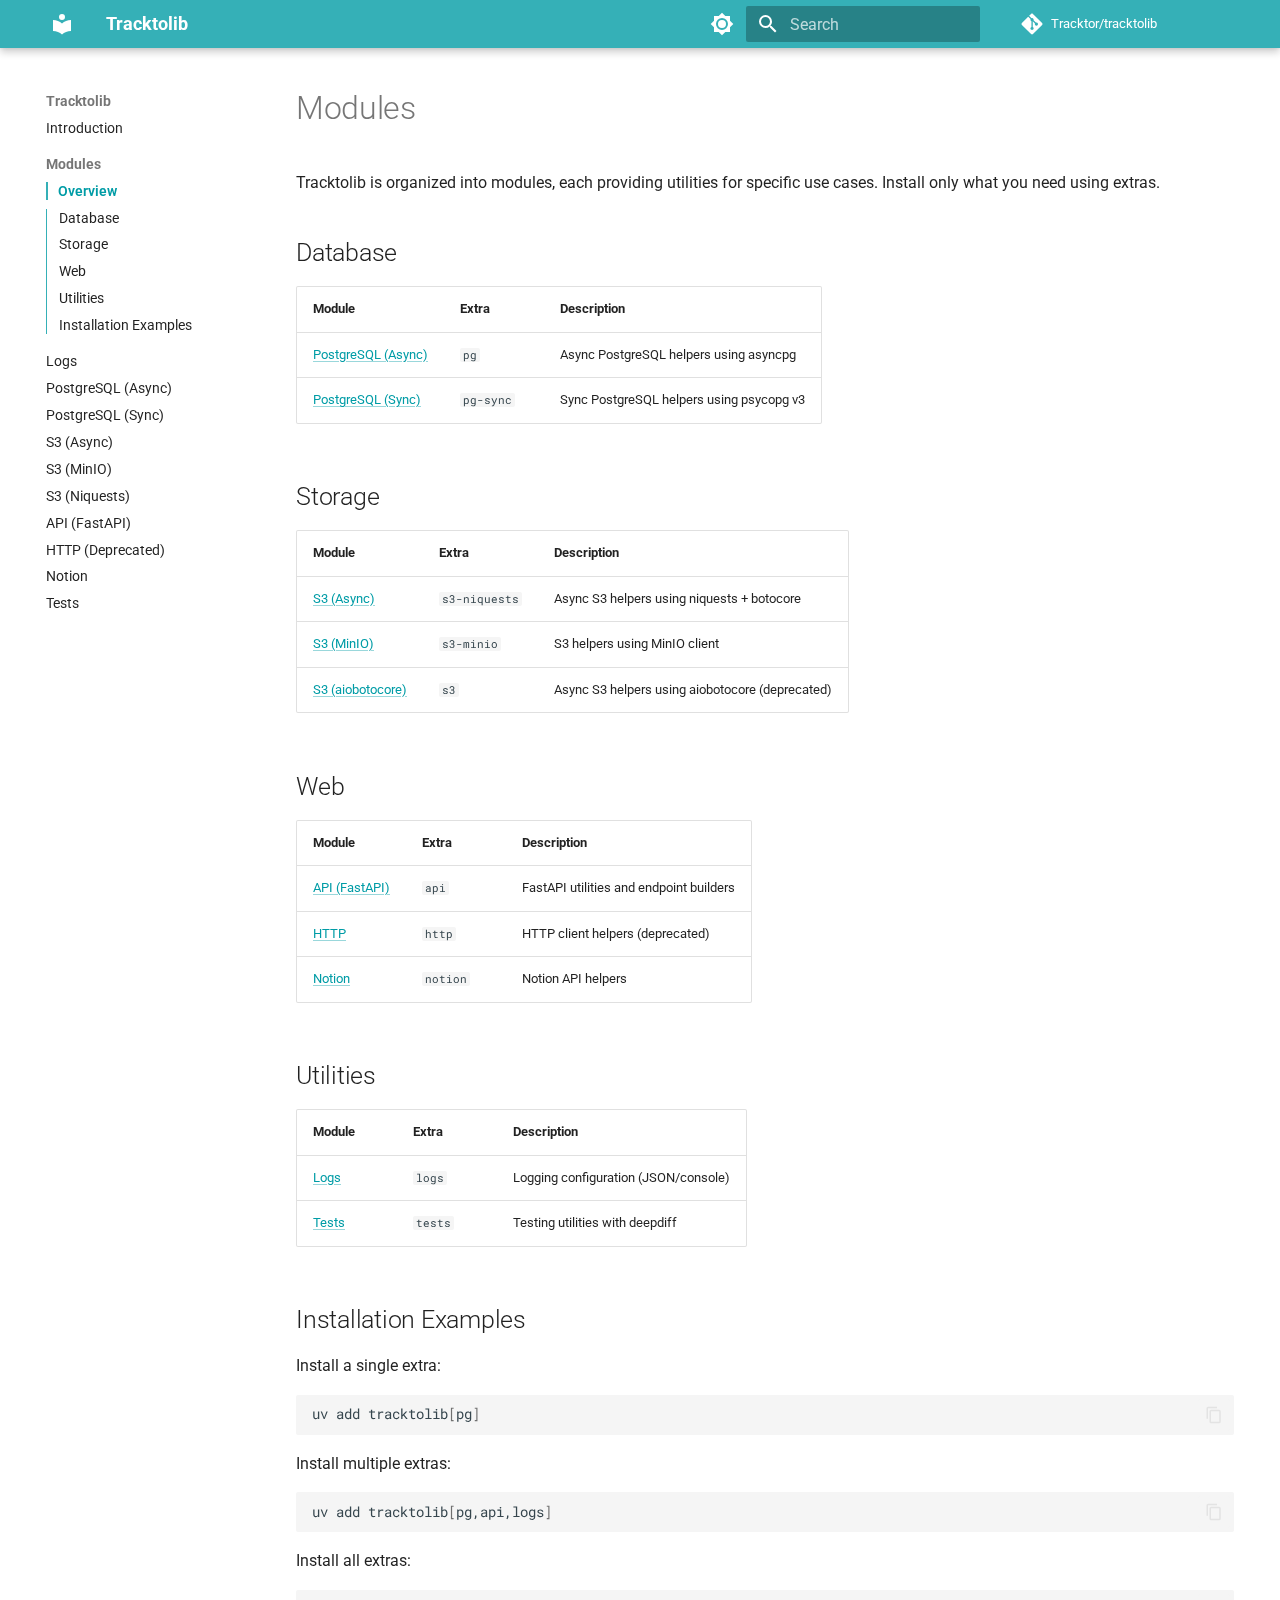
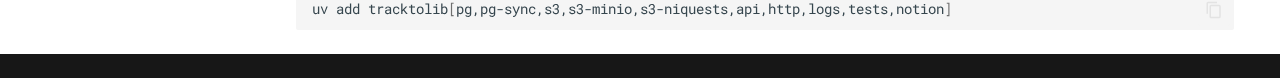
<file: modules/index.html>
<!doctype html>
<html lang="en" class="no-js">
  <head>
    
      <meta charset="utf-8">
      <meta name="viewport" content="width=device-width,initial-scale=1">
      
        <meta name="description" content="Tracktor Swiss-knife Utility library for Python.">
      
      
        <meta name="author" content="Tracktor">
      
      
        <link rel="canonical" href="https://tracktor.github.io/tracktolib/modules/">
      
      
        <link rel="prev" href="..">
      
      
        <link rel="next" href="logs/">
      
      
        
      
      
      <link rel="icon" href="../assets/images/favicon.png">
      <meta name="generator" content="mkdocs-1.6.1, mkdocs-material-9.7.1">
    
    
      
        <title>Modules Overview - Tracktolib</title>
      
    
    
      <link rel="stylesheet" href="../assets/stylesheets/main.484c7ddc.min.css">
      
        
        <link rel="stylesheet" href="../assets/stylesheets/palette.ab4e12ef.min.css">
      
      


    
    
      
    
    
      
        
        
        <link rel="preconnect" href="https://fonts.gstatic.com" crossorigin>
        <link rel="stylesheet" href="https://fonts.googleapis.com/css?family=Roboto:300,300i,400,400i,700,700i%7CRoboto+Mono:400,400i,700,700i&display=fallback">
        <style>:root{--md-text-font:"Roboto";--md-code-font:"Roboto Mono"}</style>
      
    
    
      <link rel="stylesheet" href="../stylesheets/extra.css">
    
    <script>__md_scope=new URL("..",location),__md_hash=e=>[...e].reduce(((e,_)=>(e<<5)-e+_.charCodeAt(0)),0),__md_get=(e,_=localStorage,t=__md_scope)=>JSON.parse(_.getItem(t.pathname+"."+e)),__md_set=(e,_,t=localStorage,a=__md_scope)=>{try{t.setItem(a.pathname+"."+e,JSON.stringify(_))}catch(e){}}</script>
    
      

    
    
  </head>
  
  
    
    
      
    
    
    
    
    <body dir="ltr" data-md-color-scheme="default" data-md-color-primary="custom" data-md-color-accent="teal">
  
    
    <input class="md-toggle" data-md-toggle="drawer" type="checkbox" id="__drawer" autocomplete="off">
    <input class="md-toggle" data-md-toggle="search" type="checkbox" id="__search" autocomplete="off">
    <label class="md-overlay" for="__drawer"></label>
    <div data-md-component="skip">
      
        
        <a href="#modules" class="md-skip">
          Skip to content
        </a>
      
    </div>
    <div data-md-component="announce">
      
    </div>
    
    
      

  

<header class="md-header md-header--shadow" data-md-component="header">
  <nav class="md-header__inner md-grid" aria-label="Header">
    <a href=".." title="Tracktolib" class="md-header__button md-logo" aria-label="Tracktolib" data-md-component="logo">
      
  
  <svg xmlns="http://www.w3.org/2000/svg" viewBox="0 0 24 24"><path d="M12 8a3 3 0 0 0 3-3 3 3 0 0 0-3-3 3 3 0 0 0-3 3 3 3 0 0 0 3 3m0 3.54C9.64 9.35 6.5 8 3 8v11c3.5 0 6.64 1.35 9 3.54 2.36-2.19 5.5-3.54 9-3.54V8c-3.5 0-6.64 1.35-9 3.54"/></svg>

    </a>
    <label class="md-header__button md-icon" for="__drawer">
      
      <svg xmlns="http://www.w3.org/2000/svg" viewBox="0 0 24 24"><path d="M3 6h18v2H3zm0 5h18v2H3zm0 5h18v2H3z"/></svg>
    </label>
    <div class="md-header__title" data-md-component="header-title">
      <div class="md-header__ellipsis">
        <div class="md-header__topic">
          <span class="md-ellipsis">
            Tracktolib
          </span>
        </div>
        <div class="md-header__topic" data-md-component="header-topic">
          <span class="md-ellipsis">
            
              Modules Overview
            
          </span>
        </div>
      </div>
    </div>
    
      
        <form class="md-header__option" data-md-component="palette">
  
    
    
    
    <input class="md-option" data-md-color-media="(prefers-color-scheme: light)" data-md-color-scheme="default" data-md-color-primary="custom" data-md-color-accent="teal"  aria-label="Switch to dark mode"  type="radio" name="__palette" id="__palette_0">
    
      <label class="md-header__button md-icon" title="Switch to dark mode" for="__palette_1" hidden>
        <svg xmlns="http://www.w3.org/2000/svg" viewBox="0 0 24 24"><path d="M12 8a4 4 0 0 0-4 4 4 4 0 0 0 4 4 4 4 0 0 0 4-4 4 4 0 0 0-4-4m0 10a6 6 0 0 1-6-6 6 6 0 0 1 6-6 6 6 0 0 1 6 6 6 6 0 0 1-6 6m8-9.31V4h-4.69L12 .69 8.69 4H4v4.69L.69 12 4 15.31V20h4.69L12 23.31 15.31 20H20v-4.69L23.31 12z"/></svg>
      </label>
    
  
    
    
    
    <input class="md-option" data-md-color-media="(prefers-color-scheme: dark)" data-md-color-scheme="slate" data-md-color-primary="custom" data-md-color-accent="teal"  aria-label="Switch to light mode"  type="radio" name="__palette" id="__palette_1">
    
      <label class="md-header__button md-icon" title="Switch to light mode" for="__palette_0" hidden>
        <svg xmlns="http://www.w3.org/2000/svg" viewBox="0 0 24 24"><path d="M12 18c-.89 0-1.74-.2-2.5-.55C11.56 16.5 13 14.42 13 12s-1.44-4.5-3.5-5.45C10.26 6.2 11.11 6 12 6a6 6 0 0 1 6 6 6 6 0 0 1-6 6m8-9.31V4h-4.69L12 .69 8.69 4H4v4.69L.69 12 4 15.31V20h4.69L12 23.31 15.31 20H20v-4.69L23.31 12z"/></svg>
      </label>
    
  
</form>
      
    
    
      <script>var palette=__md_get("__palette");if(palette&&palette.color){if("(prefers-color-scheme)"===palette.color.media){var media=matchMedia("(prefers-color-scheme: light)"),input=document.querySelector(media.matches?"[data-md-color-media='(prefers-color-scheme: light)']":"[data-md-color-media='(prefers-color-scheme: dark)']");palette.color.media=input.getAttribute("data-md-color-media"),palette.color.scheme=input.getAttribute("data-md-color-scheme"),palette.color.primary=input.getAttribute("data-md-color-primary"),palette.color.accent=input.getAttribute("data-md-color-accent")}for(var[key,value]of Object.entries(palette.color))document.body.setAttribute("data-md-color-"+key,value)}</script>
    
    
    
      
      
        <label class="md-header__button md-icon" for="__search">
          
          <svg xmlns="http://www.w3.org/2000/svg" viewBox="0 0 24 24"><path d="M9.5 3A6.5 6.5 0 0 1 16 9.5c0 1.61-.59 3.09-1.56 4.23l.27.27h.79l5 5-1.5 1.5-5-5v-.79l-.27-.27A6.52 6.52 0 0 1 9.5 16 6.5 6.5 0 0 1 3 9.5 6.5 6.5 0 0 1 9.5 3m0 2C7 5 5 7 5 9.5S7 14 9.5 14 14 12 14 9.5 12 5 9.5 5"/></svg>
        </label>
        <div class="md-search" data-md-component="search" role="dialog">
  <label class="md-search__overlay" for="__search"></label>
  <div class="md-search__inner" role="search">
    <form class="md-search__form" name="search">
      <input type="text" class="md-search__input" name="query" aria-label="Search" placeholder="Search" autocapitalize="off" autocorrect="off" autocomplete="off" spellcheck="false" data-md-component="search-query" required>
      <label class="md-search__icon md-icon" for="__search">
        
        <svg xmlns="http://www.w3.org/2000/svg" viewBox="0 0 24 24"><path d="M9.5 3A6.5 6.5 0 0 1 16 9.5c0 1.61-.59 3.09-1.56 4.23l.27.27h.79l5 5-1.5 1.5-5-5v-.79l-.27-.27A6.52 6.52 0 0 1 9.5 16 6.5 6.5 0 0 1 3 9.5 6.5 6.5 0 0 1 9.5 3m0 2C7 5 5 7 5 9.5S7 14 9.5 14 14 12 14 9.5 12 5 9.5 5"/></svg>
        
        <svg xmlns="http://www.w3.org/2000/svg" viewBox="0 0 24 24"><path d="M20 11v2H8l5.5 5.5-1.42 1.42L4.16 12l7.92-7.92L13.5 5.5 8 11z"/></svg>
      </label>
      <nav class="md-search__options" aria-label="Search">
        
        <button type="reset" class="md-search__icon md-icon" title="Clear" aria-label="Clear" tabindex="-1">
          
          <svg xmlns="http://www.w3.org/2000/svg" viewBox="0 0 24 24"><path d="M19 6.41 17.59 5 12 10.59 6.41 5 5 6.41 10.59 12 5 17.59 6.41 19 12 13.41 17.59 19 19 17.59 13.41 12z"/></svg>
        </button>
      </nav>
      
        <div class="md-search__suggest" data-md-component="search-suggest"></div>
      
    </form>
    <div class="md-search__output">
      <div class="md-search__scrollwrap" tabindex="0" data-md-scrollfix>
        <div class="md-search-result" data-md-component="search-result">
          <div class="md-search-result__meta">
            Initializing search
          </div>
          <ol class="md-search-result__list" role="presentation"></ol>
        </div>
      </div>
    </div>
  </div>
</div>
      
    
    
      <div class="md-header__source">
        <a href="https://github.com/Tracktor/tracktolib" title="Go to repository" class="md-source" data-md-component="source">
  <div class="md-source__icon md-icon">
    
    <svg xmlns="http://www.w3.org/2000/svg" viewBox="0 0 448 512"><!--! Font Awesome Free 7.1.0 by @fontawesome - https://fontawesome.com License - https://fontawesome.com/license/free (Icons: CC BY 4.0, Fonts: SIL OFL 1.1, Code: MIT License) Copyright 2025 Fonticons, Inc.--><path d="M439.6 236.1 244 40.5c-5.4-5.5-12.8-8.5-20.4-8.5s-15 3-20.4 8.4L162.5 81l51.5 51.5c27.1-9.1 52.7 16.8 43.4 43.7l49.7 49.7c34.2-11.8 61.2 31 35.5 56.7-26.5 26.5-70.2-2.9-56-37.3L240.3 199v121.9c25.3 12.5 22.3 41.8 9.1 55-6.4 6.4-15.2 10.1-24.3 10.1s-17.8-3.6-24.3-10.1c-17.6-17.6-11.1-46.9 11.2-56v-123c-20.8-8.5-24.6-30.7-18.6-45L142.6 101 8.5 235.1C3 240.6 0 247.9 0 255.5s3 15 8.5 20.4l195.6 195.7c5.4 5.4 12.7 8.4 20.4 8.4s15-3 20.4-8.4l194.7-194.7c5.4-5.4 8.4-12.8 8.4-20.4s-3-15-8.4-20.4"/></svg>
  </div>
  <div class="md-source__repository">
    Tracktor/tracktolib
  </div>
</a>
      </div>
    
  </nav>
  
</header>
    
    <div class="md-container" data-md-component="container">
      
      
        
          
        
      
      <main class="md-main" data-md-component="main">
        <div class="md-main__inner md-grid">
          
            
              
              <div class="md-sidebar md-sidebar--primary" data-md-component="sidebar" data-md-type="navigation" >
                <div class="md-sidebar__scrollwrap">
                  <div class="md-sidebar__inner">
                    



  

<nav class="md-nav md-nav--primary md-nav--integrated" aria-label="Navigation" data-md-level="0">
  <label class="md-nav__title" for="__drawer">
    <a href=".." title="Tracktolib" class="md-nav__button md-logo" aria-label="Tracktolib" data-md-component="logo">
      
  
  <svg xmlns="http://www.w3.org/2000/svg" viewBox="0 0 24 24"><path d="M12 8a3 3 0 0 0 3-3 3 3 0 0 0-3-3 3 3 0 0 0-3 3 3 3 0 0 0 3 3m0 3.54C9.64 9.35 6.5 8 3 8v11c3.5 0 6.64 1.35 9 3.54 2.36-2.19 5.5-3.54 9-3.54V8c-3.5 0-6.64 1.35-9 3.54"/></svg>

    </a>
    Tracktolib
  </label>
  
    <div class="md-nav__source">
      <a href="https://github.com/Tracktor/tracktolib" title="Go to repository" class="md-source" data-md-component="source">
  <div class="md-source__icon md-icon">
    
    <svg xmlns="http://www.w3.org/2000/svg" viewBox="0 0 448 512"><!--! Font Awesome Free 7.1.0 by @fontawesome - https://fontawesome.com License - https://fontawesome.com/license/free (Icons: CC BY 4.0, Fonts: SIL OFL 1.1, Code: MIT License) Copyright 2025 Fonticons, Inc.--><path d="M439.6 236.1 244 40.5c-5.4-5.5-12.8-8.5-20.4-8.5s-15 3-20.4 8.4L162.5 81l51.5 51.5c27.1-9.1 52.7 16.8 43.4 43.7l49.7 49.7c34.2-11.8 61.2 31 35.5 56.7-26.5 26.5-70.2-2.9-56-37.3L240.3 199v121.9c25.3 12.5 22.3 41.8 9.1 55-6.4 6.4-15.2 10.1-24.3 10.1s-17.8-3.6-24.3-10.1c-17.6-17.6-11.1-46.9 11.2-56v-123c-20.8-8.5-24.6-30.7-18.6-45L142.6 101 8.5 235.1C3 240.6 0 247.9 0 255.5s3 15 8.5 20.4l195.6 195.7c5.4 5.4 12.7 8.4 20.4 8.4s15-3 20.4-8.4l194.7-194.7c5.4-5.4 8.4-12.8 8.4-20.4s-3-15-8.4-20.4"/></svg>
  </div>
  <div class="md-source__repository">
    Tracktor/tracktolib
  </div>
</a>
    </div>
  
  <ul class="md-nav__list" data-md-scrollfix>
    
      
      
  
  
  
  
    <li class="md-nav__item">
      <a href=".." class="md-nav__link">
        
  
  
  <span class="md-ellipsis">
    
  
    Introduction
  

    
  </span>
  
  

      </a>
    </li>
  

    
      
      
  
  
    
  
  
  
    
    
    
    
      
        
        
      
    
    
    <li class="md-nav__item md-nav__item--active md-nav__item--section md-nav__item--nested">
      
        
        
        <input class="md-nav__toggle md-toggle " type="checkbox" id="__nav_2" checked>
        
          
          <label class="md-nav__link" for="__nav_2" id="__nav_2_label" tabindex="">
            
  
  
  <span class="md-ellipsis">
    
  
    Modules
  

    
  </span>
  
  

            <span class="md-nav__icon md-icon"></span>
          </label>
        
        <nav class="md-nav" data-md-level="1" aria-labelledby="__nav_2_label" aria-expanded="true">
          <label class="md-nav__title" for="__nav_2">
            <span class="md-nav__icon md-icon"></span>
            
  
    Modules
  

          </label>
          <ul class="md-nav__list" data-md-scrollfix>
            
              
                
  
  
    
  
  
  
    <li class="md-nav__item md-nav__item--active">
      
      <input class="md-nav__toggle md-toggle" type="checkbox" id="__toc">
      
      
        
      
      
        <label class="md-nav__link md-nav__link--active" for="__toc">
          
  
  
  <span class="md-ellipsis">
    
  
    Overview
  

    
  </span>
  
  

          <span class="md-nav__icon md-icon"></span>
        </label>
      
      <a href="./" class="md-nav__link md-nav__link--active">
        
  
  
  <span class="md-ellipsis">
    
  
    Overview
  

    
  </span>
  
  

      </a>
      
        

<nav class="md-nav md-nav--secondary" aria-label="Table of contents">
  
  
  
    
  
  
    <label class="md-nav__title" for="__toc">
      <span class="md-nav__icon md-icon"></span>
      Table of contents
    </label>
    <ul class="md-nav__list" data-md-component="toc" data-md-scrollfix>
      
        <li class="md-nav__item">
  <a href="#database" class="md-nav__link">
    <span class="md-ellipsis">
      
        Database
      
    </span>
  </a>
  
</li>
      
        <li class="md-nav__item">
  <a href="#storage" class="md-nav__link">
    <span class="md-ellipsis">
      
        Storage
      
    </span>
  </a>
  
</li>
      
        <li class="md-nav__item">
  <a href="#web" class="md-nav__link">
    <span class="md-ellipsis">
      
        Web
      
    </span>
  </a>
  
</li>
      
        <li class="md-nav__item">
  <a href="#utilities" class="md-nav__link">
    <span class="md-ellipsis">
      
        Utilities
      
    </span>
  </a>
  
</li>
      
        <li class="md-nav__item">
  <a href="#installation-examples" class="md-nav__link">
    <span class="md-ellipsis">
      
        Installation Examples
      
    </span>
  </a>
  
</li>
      
    </ul>
  
</nav>
      
    </li>
  

              
            
              
                
  
  
  
  
    <li class="md-nav__item">
      <a href="logs/" class="md-nav__link">
        
  
  
  <span class="md-ellipsis">
    
  
    Logs
  

    
  </span>
  
  

      </a>
    </li>
  

              
            
              
                
  
  
  
  
    <li class="md-nav__item">
      <a href="pg/" class="md-nav__link">
        
  
  
  <span class="md-ellipsis">
    
  
    PostgreSQL (Async)
  

    
  </span>
  
  

      </a>
    </li>
  

              
            
              
                
  
  
  
  
    <li class="md-nav__item">
      <a href="pg-sync/" class="md-nav__link">
        
  
  
  <span class="md-ellipsis">
    
  
    PostgreSQL (Sync)
  

    
  </span>
  
  

      </a>
    </li>
  

              
            
              
                
  
  
  
  
    <li class="md-nav__item">
      <a href="s3/" class="md-nav__link">
        
  
  
  <span class="md-ellipsis">
    
  
    S3 (Async)
  

    
  </span>
  
  

      </a>
    </li>
  

              
            
              
                
  
  
  
  
    <li class="md-nav__item">
      <a href="s3-minio/" class="md-nav__link">
        
  
  
  <span class="md-ellipsis">
    
  
    S3 (MinIO)
  

    
  </span>
  
  

      </a>
    </li>
  

              
            
              
                
  
  
  
  
    <li class="md-nav__item">
      <a href="s3-niquests/" class="md-nav__link">
        
  
  
  <span class="md-ellipsis">
    
  
    S3 (Niquests)
  

    
  </span>
  
  

      </a>
    </li>
  

              
            
              
                
  
  
  
  
    <li class="md-nav__item">
      <a href="api/" class="md-nav__link">
        
  
  
  <span class="md-ellipsis">
    
  
    API (FastAPI)
  

    
  </span>
  
  

      </a>
    </li>
  

              
            
              
                
  
  
  
  
    <li class="md-nav__item">
      <a href="http/" class="md-nav__link">
        
  
  
  <span class="md-ellipsis">
    
  
    HTTP (Deprecated)
  

    
  </span>
  
  

      </a>
    </li>
  

              
            
              
                
  
  
  
  
    <li class="md-nav__item">
      <a href="notion/" class="md-nav__link">
        
  
  
  <span class="md-ellipsis">
    
  
    Notion
  

    
  </span>
  
  

      </a>
    </li>
  

              
            
              
                
  
  
  
  
    <li class="md-nav__item">
      <a href="tests/" class="md-nav__link">
        
  
  
  <span class="md-ellipsis">
    
  
    Tests
  

    
  </span>
  
  

      </a>
    </li>
  

              
            
          </ul>
        </nav>
      
    </li>
  

    
  </ul>
</nav>
                  </div>
                </div>
              </div>
            
            
          
          
            <div class="md-content" data-md-component="content">
              
              <article class="md-content__inner md-typeset">
                
                  


  
  


<h1 id="modules">Modules</h1>
<p>Tracktolib is organized into modules, each providing utilities for specific use cases. Install only what you need using extras.</p>
<h2 id="database">Database</h2>
<table>
<thead>
<tr>
<th>Module</th>
<th>Extra</th>
<th>Description</th>
</tr>
</thead>
<tbody>
<tr>
<td><a href="pg/">PostgreSQL (Async)</a></td>
<td><code>pg</code></td>
<td>Async PostgreSQL helpers using asyncpg</td>
</tr>
<tr>
<td><a href="pg-sync/">PostgreSQL (Sync)</a></td>
<td><code>pg-sync</code></td>
<td>Sync PostgreSQL helpers using psycopg v3</td>
</tr>
</tbody>
</table>
<h2 id="storage">Storage</h2>
<table>
<thead>
<tr>
<th>Module</th>
<th>Extra</th>
<th>Description</th>
</tr>
</thead>
<tbody>
<tr>
<td><a href="s3-niquests/">S3 (Async)</a></td>
<td><code>s3-niquests</code></td>
<td>Async S3 helpers using niquests + botocore</td>
</tr>
<tr>
<td><a href="s3-minio/">S3 (MinIO)</a></td>
<td><code>s3-minio</code></td>
<td>S3 helpers using MinIO client</td>
</tr>
<tr>
<td><a href="s3/">S3 (aiobotocore)</a></td>
<td><code>s3</code></td>
<td>Async S3 helpers using aiobotocore (deprecated)</td>
</tr>
</tbody>
</table>
<h2 id="web">Web</h2>
<table>
<thead>
<tr>
<th>Module</th>
<th>Extra</th>
<th>Description</th>
</tr>
</thead>
<tbody>
<tr>
<td><a href="api/">API (FastAPI)</a></td>
<td><code>api</code></td>
<td>FastAPI utilities and endpoint builders</td>
</tr>
<tr>
<td><a href="http/">HTTP</a></td>
<td><code>http</code></td>
<td>HTTP client helpers (deprecated)</td>
</tr>
<tr>
<td><a href="notion/">Notion</a></td>
<td><code>notion</code></td>
<td>Notion API helpers</td>
</tr>
</tbody>
</table>
<h2 id="utilities">Utilities</h2>
<table>
<thead>
<tr>
<th>Module</th>
<th>Extra</th>
<th>Description</th>
</tr>
</thead>
<tbody>
<tr>
<td><a href="logs/">Logs</a></td>
<td><code>logs</code></td>
<td>Logging configuration (JSON/console)</td>
</tr>
<tr>
<td><a href="tests/">Tests</a></td>
<td><code>tests</code></td>
<td>Testing utilities with deepdiff</td>
</tr>
</tbody>
</table>
<h2 id="installation-examples">Installation Examples</h2>
<p>Install a single extra:</p>
<div class="highlight"><pre><span></span><code><a id="__codelineno-0-1" name="__codelineno-0-1" href="#__codelineno-0-1"></a>uv<span class="w"> </span>add<span class="w"> </span>tracktolib<span class="o">[</span>pg<span class="o">]</span>
</code></pre></div>
<p>Install multiple extras:</p>
<div class="highlight"><pre><span></span><code><a id="__codelineno-1-1" name="__codelineno-1-1" href="#__codelineno-1-1"></a>uv<span class="w"> </span>add<span class="w"> </span>tracktolib<span class="o">[</span>pg,api,logs<span class="o">]</span>
</code></pre></div>
<p>Install all extras:</p>
<div class="highlight"><pre><span></span><code><a id="__codelineno-2-1" name="__codelineno-2-1" href="#__codelineno-2-1"></a>uv<span class="w"> </span>add<span class="w"> </span>tracktolib<span class="o">[</span>pg,pg-sync,s3,s3-minio,s3-niquests,api,http,logs,tests,notion<span class="o">]</span>
</code></pre></div>







  
  






                
              </article>
            </div>
          
          
<script>var target=document.getElementById(location.hash.slice(1));target&&target.name&&(target.checked=target.name.startsWith("__tabbed_"))</script>
        </div>
        
          <button type="button" class="md-top md-icon" data-md-component="top" hidden>
  
  <svg xmlns="http://www.w3.org/2000/svg" viewBox="0 0 24 24"><path d="M13 20h-2V8l-5.5 5.5-1.42-1.42L12 4.16l7.92 7.92-1.42 1.42L13 8z"/></svg>
  Back to top
</button>
        
      </main>
      
        <footer class="md-footer">
  
  <div class="md-footer-meta md-typeset">
    <div class="md-footer-meta__inner md-grid">
      <div class="md-copyright">
  
  
</div>
      
    </div>
  </div>
</footer>
      
    </div>
    <div class="md-dialog" data-md-component="dialog">
      <div class="md-dialog__inner md-typeset"></div>
    </div>
    
    
    
      
      
      <script id="__config" type="application/json">{"annotate": null, "base": "..", "features": ["navigation.sections", "navigation.top", "navigation.expand", "search.suggest", "search.highlight", "content.code.copy", "toc.integrate"], "search": "../assets/javascripts/workers/search.2c215733.min.js", "tags": null, "translations": {"clipboard.copied": "Copied to clipboard", "clipboard.copy": "Copy to clipboard", "search.result.more.one": "1 more on this page", "search.result.more.other": "# more on this page", "search.result.none": "No matching documents", "search.result.one": "1 matching document", "search.result.other": "# matching documents", "search.result.placeholder": "Type to start searching", "search.result.term.missing": "Missing", "select.version": "Select version"}, "version": null}</script>
    
    
      <script src="../assets/javascripts/bundle.79ae519e.min.js"></script>
      
    
  </body>
</html>
</file>
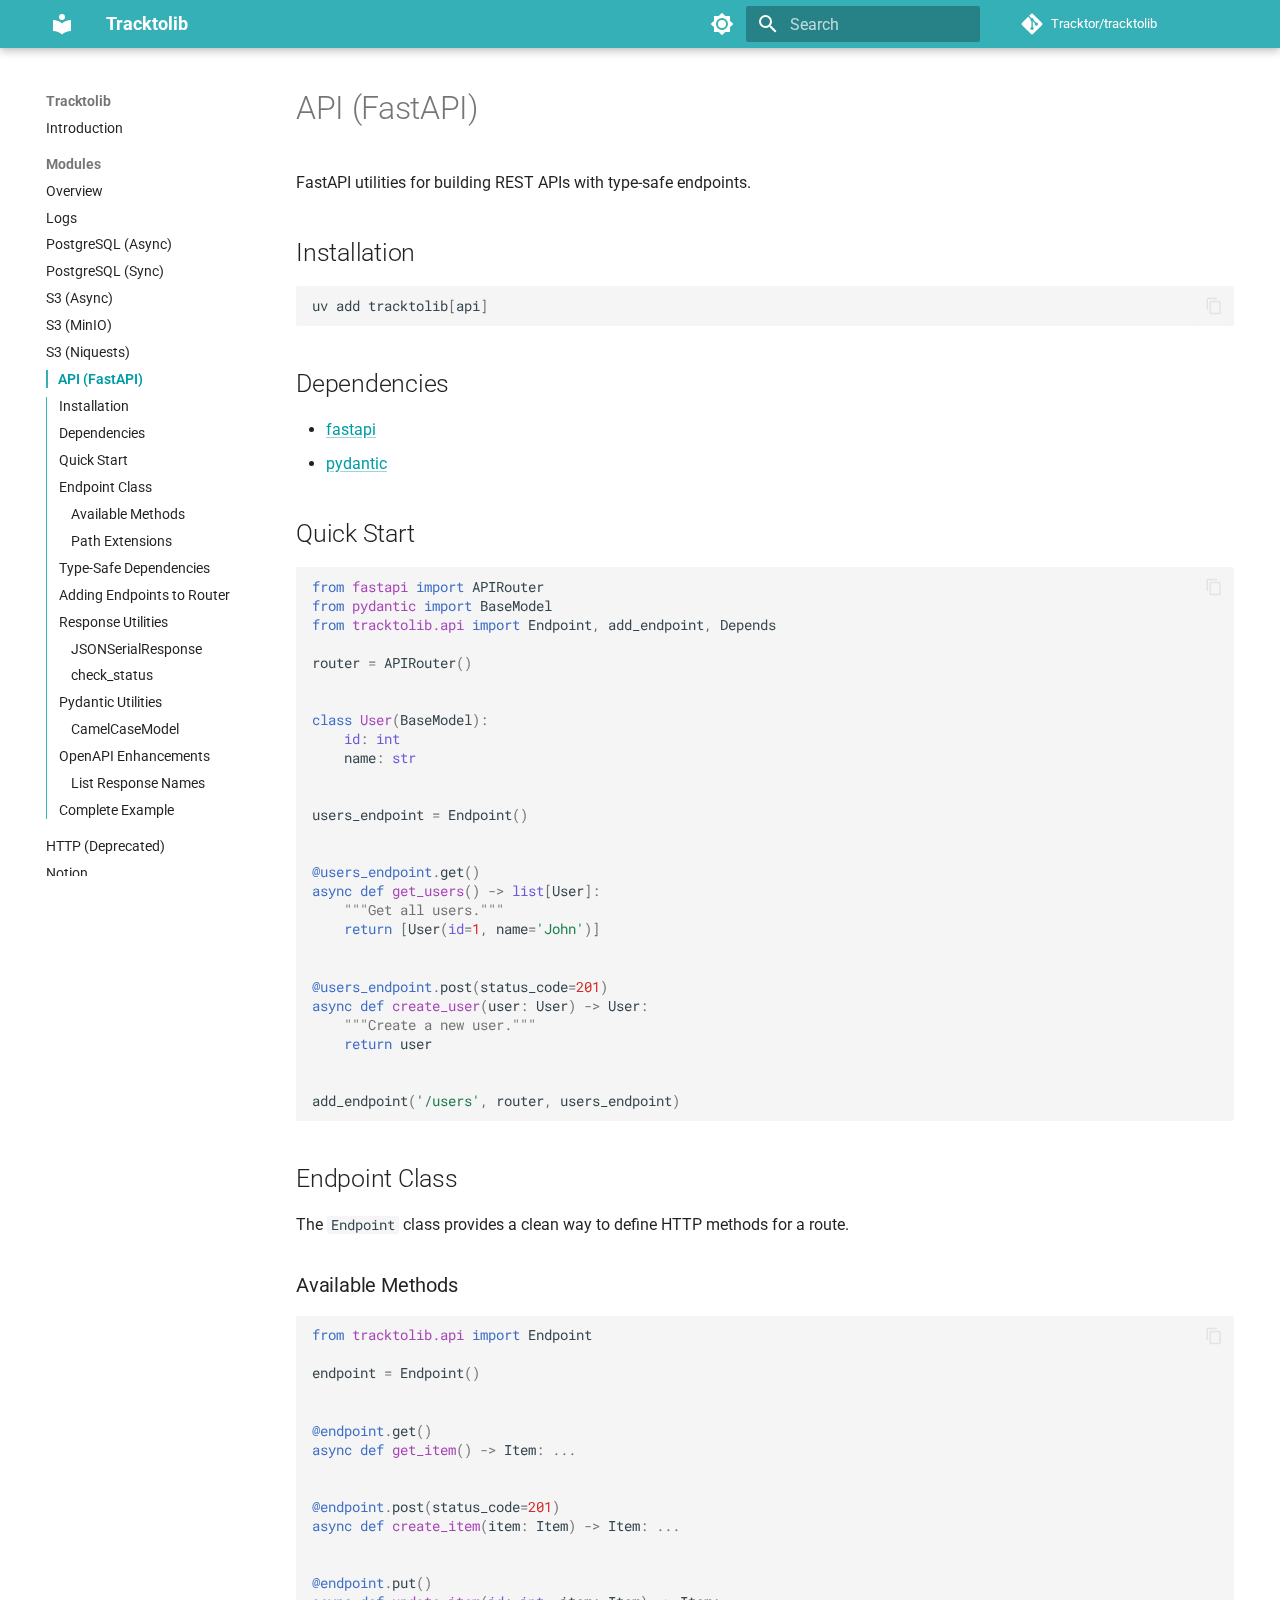
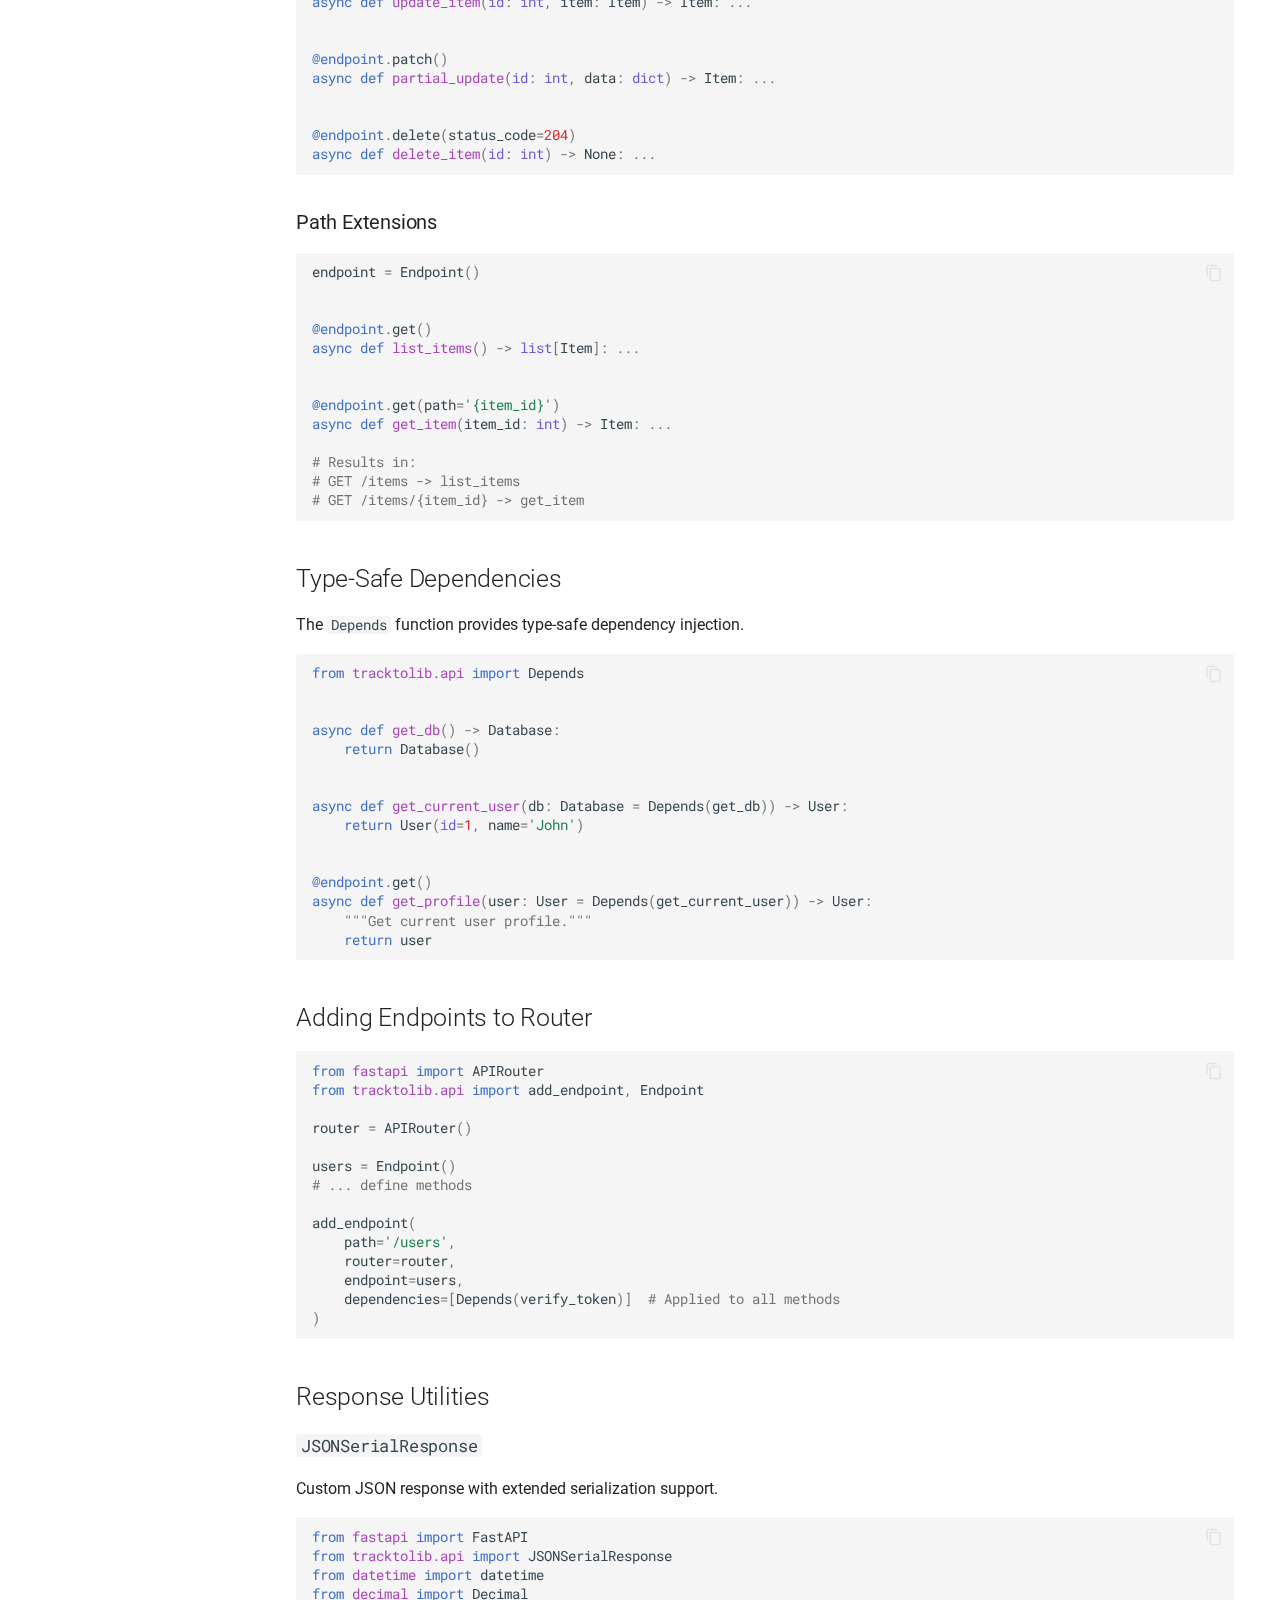
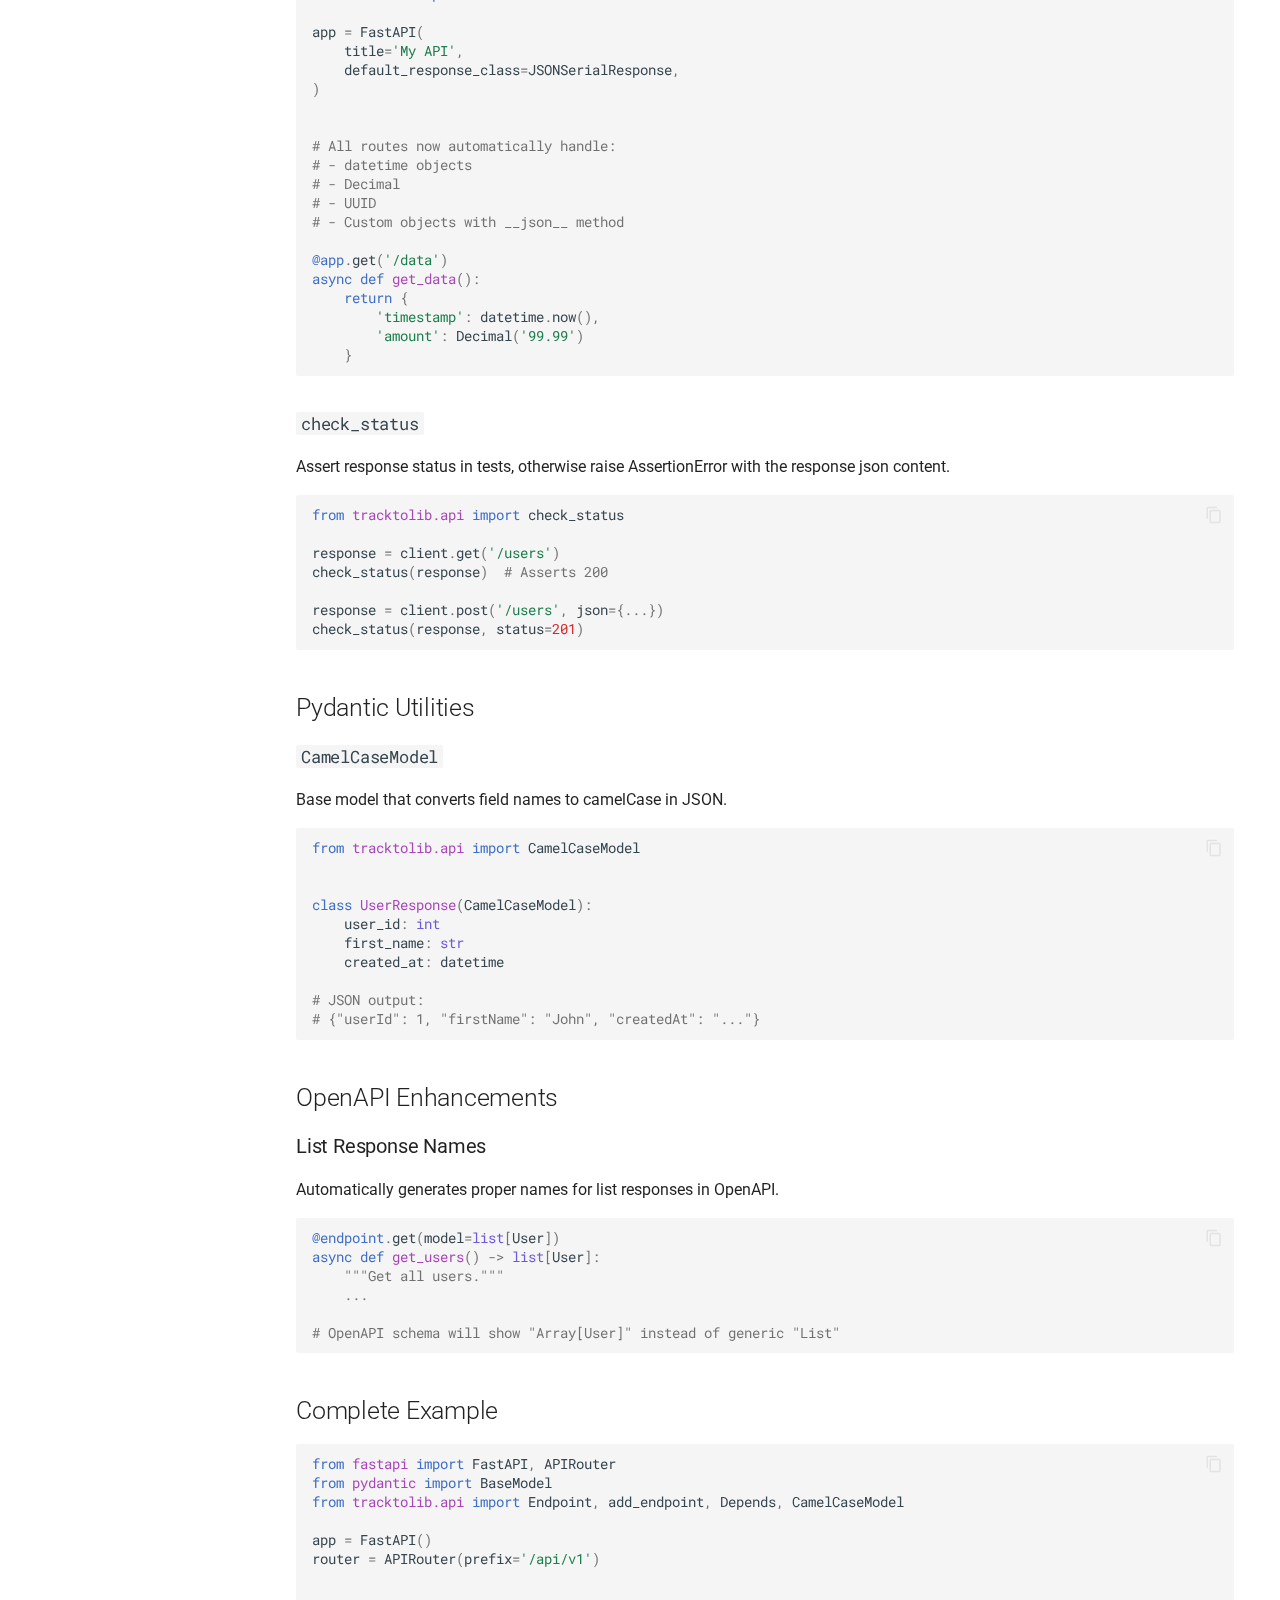
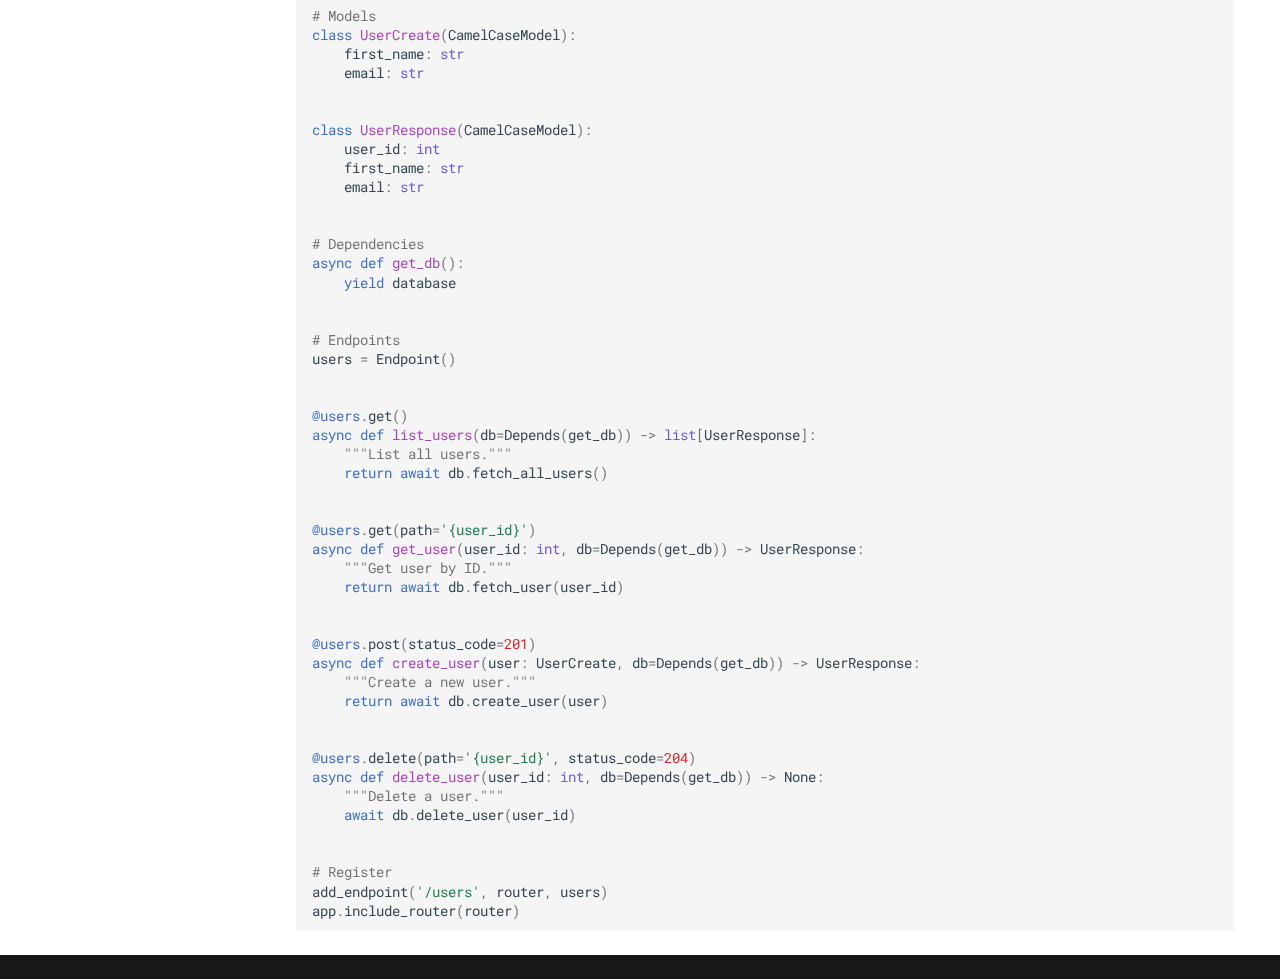
<file: modules/api/index.html>
<!doctype html>
<html lang="en" class="no-js">
  <head>
    
      <meta charset="utf-8">
      <meta name="viewport" content="width=device-width,initial-scale=1">
      
        <meta name="description" content="Tracktor Swiss-knife Utility library for Python.">
      
      
        <meta name="author" content="Tracktor">
      
      
        <link rel="canonical" href="https://tracktor.github.io/tracktolib/modules/api/">
      
      
        <link rel="prev" href="../s3-niquests/">
      
      
        <link rel="next" href="../http/">
      
      
        
      
      
      <link rel="icon" href="../../assets/images/favicon.png">
      <meta name="generator" content="mkdocs-1.6.1, mkdocs-material-9.7.1">
    
    
      
        <title>API (FastAPI) - Tracktolib</title>
      
    
    
      <link rel="stylesheet" href="../../assets/stylesheets/main.484c7ddc.min.css">
      
        
        <link rel="stylesheet" href="../../assets/stylesheets/palette.ab4e12ef.min.css">
      
      


    
    
      
    
    
      
        
        
        <link rel="preconnect" href="https://fonts.gstatic.com" crossorigin>
        <link rel="stylesheet" href="https://fonts.googleapis.com/css?family=Roboto:300,300i,400,400i,700,700i%7CRoboto+Mono:400,400i,700,700i&display=fallback">
        <style>:root{--md-text-font:"Roboto";--md-code-font:"Roboto Mono"}</style>
      
    
    
      <link rel="stylesheet" href="../../stylesheets/extra.css">
    
    <script>__md_scope=new URL("../..",location),__md_hash=e=>[...e].reduce(((e,_)=>(e<<5)-e+_.charCodeAt(0)),0),__md_get=(e,_=localStorage,t=__md_scope)=>JSON.parse(_.getItem(t.pathname+"."+e)),__md_set=(e,_,t=localStorage,a=__md_scope)=>{try{t.setItem(a.pathname+"."+e,JSON.stringify(_))}catch(e){}}</script>
    
      

    
    
  </head>
  
  
    
    
      
    
    
    
    
    <body dir="ltr" data-md-color-scheme="default" data-md-color-primary="custom" data-md-color-accent="teal">
  
    
    <input class="md-toggle" data-md-toggle="drawer" type="checkbox" id="__drawer" autocomplete="off">
    <input class="md-toggle" data-md-toggle="search" type="checkbox" id="__search" autocomplete="off">
    <label class="md-overlay" for="__drawer"></label>
    <div data-md-component="skip">
      
        
        <a href="#api-fastapi" class="md-skip">
          Skip to content
        </a>
      
    </div>
    <div data-md-component="announce">
      
    </div>
    
    
      

  

<header class="md-header md-header--shadow" data-md-component="header">
  <nav class="md-header__inner md-grid" aria-label="Header">
    <a href="../.." title="Tracktolib" class="md-header__button md-logo" aria-label="Tracktolib" data-md-component="logo">
      
  
  <svg xmlns="http://www.w3.org/2000/svg" viewBox="0 0 24 24"><path d="M12 8a3 3 0 0 0 3-3 3 3 0 0 0-3-3 3 3 0 0 0-3 3 3 3 0 0 0 3 3m0 3.54C9.64 9.35 6.5 8 3 8v11c3.5 0 6.64 1.35 9 3.54 2.36-2.19 5.5-3.54 9-3.54V8c-3.5 0-6.64 1.35-9 3.54"/></svg>

    </a>
    <label class="md-header__button md-icon" for="__drawer">
      
      <svg xmlns="http://www.w3.org/2000/svg" viewBox="0 0 24 24"><path d="M3 6h18v2H3zm0 5h18v2H3zm0 5h18v2H3z"/></svg>
    </label>
    <div class="md-header__title" data-md-component="header-title">
      <div class="md-header__ellipsis">
        <div class="md-header__topic">
          <span class="md-ellipsis">
            Tracktolib
          </span>
        </div>
        <div class="md-header__topic" data-md-component="header-topic">
          <span class="md-ellipsis">
            
              API (FastAPI)
            
          </span>
        </div>
      </div>
    </div>
    
      
        <form class="md-header__option" data-md-component="palette">
  
    
    
    
    <input class="md-option" data-md-color-media="(prefers-color-scheme: light)" data-md-color-scheme="default" data-md-color-primary="custom" data-md-color-accent="teal"  aria-label="Switch to dark mode"  type="radio" name="__palette" id="__palette_0">
    
      <label class="md-header__button md-icon" title="Switch to dark mode" for="__palette_1" hidden>
        <svg xmlns="http://www.w3.org/2000/svg" viewBox="0 0 24 24"><path d="M12 8a4 4 0 0 0-4 4 4 4 0 0 0 4 4 4 4 0 0 0 4-4 4 4 0 0 0-4-4m0 10a6 6 0 0 1-6-6 6 6 0 0 1 6-6 6 6 0 0 1 6 6 6 6 0 0 1-6 6m8-9.31V4h-4.69L12 .69 8.69 4H4v4.69L.69 12 4 15.31V20h4.69L12 23.31 15.31 20H20v-4.69L23.31 12z"/></svg>
      </label>
    
  
    
    
    
    <input class="md-option" data-md-color-media="(prefers-color-scheme: dark)" data-md-color-scheme="slate" data-md-color-primary="custom" data-md-color-accent="teal"  aria-label="Switch to light mode"  type="radio" name="__palette" id="__palette_1">
    
      <label class="md-header__button md-icon" title="Switch to light mode" for="__palette_0" hidden>
        <svg xmlns="http://www.w3.org/2000/svg" viewBox="0 0 24 24"><path d="M12 18c-.89 0-1.74-.2-2.5-.55C11.56 16.5 13 14.42 13 12s-1.44-4.5-3.5-5.45C10.26 6.2 11.11 6 12 6a6 6 0 0 1 6 6 6 6 0 0 1-6 6m8-9.31V4h-4.69L12 .69 8.69 4H4v4.69L.69 12 4 15.31V20h4.69L12 23.31 15.31 20H20v-4.69L23.31 12z"/></svg>
      </label>
    
  
</form>
      
    
    
      <script>var palette=__md_get("__palette");if(palette&&palette.color){if("(prefers-color-scheme)"===palette.color.media){var media=matchMedia("(prefers-color-scheme: light)"),input=document.querySelector(media.matches?"[data-md-color-media='(prefers-color-scheme: light)']":"[data-md-color-media='(prefers-color-scheme: dark)']");palette.color.media=input.getAttribute("data-md-color-media"),palette.color.scheme=input.getAttribute("data-md-color-scheme"),palette.color.primary=input.getAttribute("data-md-color-primary"),palette.color.accent=input.getAttribute("data-md-color-accent")}for(var[key,value]of Object.entries(palette.color))document.body.setAttribute("data-md-color-"+key,value)}</script>
    
    
    
      
      
        <label class="md-header__button md-icon" for="__search">
          
          <svg xmlns="http://www.w3.org/2000/svg" viewBox="0 0 24 24"><path d="M9.5 3A6.5 6.5 0 0 1 16 9.5c0 1.61-.59 3.09-1.56 4.23l.27.27h.79l5 5-1.5 1.5-5-5v-.79l-.27-.27A6.52 6.52 0 0 1 9.5 16 6.5 6.5 0 0 1 3 9.5 6.5 6.5 0 0 1 9.5 3m0 2C7 5 5 7 5 9.5S7 14 9.5 14 14 12 14 9.5 12 5 9.5 5"/></svg>
        </label>
        <div class="md-search" data-md-component="search" role="dialog">
  <label class="md-search__overlay" for="__search"></label>
  <div class="md-search__inner" role="search">
    <form class="md-search__form" name="search">
      <input type="text" class="md-search__input" name="query" aria-label="Search" placeholder="Search" autocapitalize="off" autocorrect="off" autocomplete="off" spellcheck="false" data-md-component="search-query" required>
      <label class="md-search__icon md-icon" for="__search">
        
        <svg xmlns="http://www.w3.org/2000/svg" viewBox="0 0 24 24"><path d="M9.5 3A6.5 6.5 0 0 1 16 9.5c0 1.61-.59 3.09-1.56 4.23l.27.27h.79l5 5-1.5 1.5-5-5v-.79l-.27-.27A6.52 6.52 0 0 1 9.5 16 6.5 6.5 0 0 1 3 9.5 6.5 6.5 0 0 1 9.5 3m0 2C7 5 5 7 5 9.5S7 14 9.5 14 14 12 14 9.5 12 5 9.5 5"/></svg>
        
        <svg xmlns="http://www.w3.org/2000/svg" viewBox="0 0 24 24"><path d="M20 11v2H8l5.5 5.5-1.42 1.42L4.16 12l7.92-7.92L13.5 5.5 8 11z"/></svg>
      </label>
      <nav class="md-search__options" aria-label="Search">
        
        <button type="reset" class="md-search__icon md-icon" title="Clear" aria-label="Clear" tabindex="-1">
          
          <svg xmlns="http://www.w3.org/2000/svg" viewBox="0 0 24 24"><path d="M19 6.41 17.59 5 12 10.59 6.41 5 5 6.41 10.59 12 5 17.59 6.41 19 12 13.41 17.59 19 19 17.59 13.41 12z"/></svg>
        </button>
      </nav>
      
        <div class="md-search__suggest" data-md-component="search-suggest"></div>
      
    </form>
    <div class="md-search__output">
      <div class="md-search__scrollwrap" tabindex="0" data-md-scrollfix>
        <div class="md-search-result" data-md-component="search-result">
          <div class="md-search-result__meta">
            Initializing search
          </div>
          <ol class="md-search-result__list" role="presentation"></ol>
        </div>
      </div>
    </div>
  </div>
</div>
      
    
    
      <div class="md-header__source">
        <a href="https://github.com/Tracktor/tracktolib" title="Go to repository" class="md-source" data-md-component="source">
  <div class="md-source__icon md-icon">
    
    <svg xmlns="http://www.w3.org/2000/svg" viewBox="0 0 448 512"><!--! Font Awesome Free 7.1.0 by @fontawesome - https://fontawesome.com License - https://fontawesome.com/license/free (Icons: CC BY 4.0, Fonts: SIL OFL 1.1, Code: MIT License) Copyright 2025 Fonticons, Inc.--><path d="M439.6 236.1 244 40.5c-5.4-5.5-12.8-8.5-20.4-8.5s-15 3-20.4 8.4L162.5 81l51.5 51.5c27.1-9.1 52.7 16.8 43.4 43.7l49.7 49.7c34.2-11.8 61.2 31 35.5 56.7-26.5 26.5-70.2-2.9-56-37.3L240.3 199v121.9c25.3 12.5 22.3 41.8 9.1 55-6.4 6.4-15.2 10.1-24.3 10.1s-17.8-3.6-24.3-10.1c-17.6-17.6-11.1-46.9 11.2-56v-123c-20.8-8.5-24.6-30.7-18.6-45L142.6 101 8.5 235.1C3 240.6 0 247.9 0 255.5s3 15 8.5 20.4l195.6 195.7c5.4 5.4 12.7 8.4 20.4 8.4s15-3 20.4-8.4l194.7-194.7c5.4-5.4 8.4-12.8 8.4-20.4s-3-15-8.4-20.4"/></svg>
  </div>
  <div class="md-source__repository">
    Tracktor/tracktolib
  </div>
</a>
      </div>
    
  </nav>
  
</header>
    
    <div class="md-container" data-md-component="container">
      
      
        
          
        
      
      <main class="md-main" data-md-component="main">
        <div class="md-main__inner md-grid">
          
            
              
              <div class="md-sidebar md-sidebar--primary" data-md-component="sidebar" data-md-type="navigation" >
                <div class="md-sidebar__scrollwrap">
                  <div class="md-sidebar__inner">
                    



  

<nav class="md-nav md-nav--primary md-nav--integrated" aria-label="Navigation" data-md-level="0">
  <label class="md-nav__title" for="__drawer">
    <a href="../.." title="Tracktolib" class="md-nav__button md-logo" aria-label="Tracktolib" data-md-component="logo">
      
  
  <svg xmlns="http://www.w3.org/2000/svg" viewBox="0 0 24 24"><path d="M12 8a3 3 0 0 0 3-3 3 3 0 0 0-3-3 3 3 0 0 0-3 3 3 3 0 0 0 3 3m0 3.54C9.64 9.35 6.5 8 3 8v11c3.5 0 6.64 1.35 9 3.54 2.36-2.19 5.5-3.54 9-3.54V8c-3.5 0-6.64 1.35-9 3.54"/></svg>

    </a>
    Tracktolib
  </label>
  
    <div class="md-nav__source">
      <a href="https://github.com/Tracktor/tracktolib" title="Go to repository" class="md-source" data-md-component="source">
  <div class="md-source__icon md-icon">
    
    <svg xmlns="http://www.w3.org/2000/svg" viewBox="0 0 448 512"><!--! Font Awesome Free 7.1.0 by @fontawesome - https://fontawesome.com License - https://fontawesome.com/license/free (Icons: CC BY 4.0, Fonts: SIL OFL 1.1, Code: MIT License) Copyright 2025 Fonticons, Inc.--><path d="M439.6 236.1 244 40.5c-5.4-5.5-12.8-8.5-20.4-8.5s-15 3-20.4 8.4L162.5 81l51.5 51.5c27.1-9.1 52.7 16.8 43.4 43.7l49.7 49.7c34.2-11.8 61.2 31 35.5 56.7-26.5 26.5-70.2-2.9-56-37.3L240.3 199v121.9c25.3 12.5 22.3 41.8 9.1 55-6.4 6.4-15.2 10.1-24.3 10.1s-17.8-3.6-24.3-10.1c-17.6-17.6-11.1-46.9 11.2-56v-123c-20.8-8.5-24.6-30.7-18.6-45L142.6 101 8.5 235.1C3 240.6 0 247.9 0 255.5s3 15 8.5 20.4l195.6 195.7c5.4 5.4 12.7 8.4 20.4 8.4s15-3 20.4-8.4l194.7-194.7c5.4-5.4 8.4-12.8 8.4-20.4s-3-15-8.4-20.4"/></svg>
  </div>
  <div class="md-source__repository">
    Tracktor/tracktolib
  </div>
</a>
    </div>
  
  <ul class="md-nav__list" data-md-scrollfix>
    
      
      
  
  
  
  
    <li class="md-nav__item">
      <a href="../.." class="md-nav__link">
        
  
  
  <span class="md-ellipsis">
    
  
    Introduction
  

    
  </span>
  
  

      </a>
    </li>
  

    
      
      
  
  
    
  
  
  
    
    
    
    
      
        
        
      
    
    
    <li class="md-nav__item md-nav__item--active md-nav__item--section md-nav__item--nested">
      
        
        
        <input class="md-nav__toggle md-toggle " type="checkbox" id="__nav_2" checked>
        
          
          <label class="md-nav__link" for="__nav_2" id="__nav_2_label" tabindex="">
            
  
  
  <span class="md-ellipsis">
    
  
    Modules
  

    
  </span>
  
  

            <span class="md-nav__icon md-icon"></span>
          </label>
        
        <nav class="md-nav" data-md-level="1" aria-labelledby="__nav_2_label" aria-expanded="true">
          <label class="md-nav__title" for="__nav_2">
            <span class="md-nav__icon md-icon"></span>
            
  
    Modules
  

          </label>
          <ul class="md-nav__list" data-md-scrollfix>
            
              
                
  
  
  
  
    <li class="md-nav__item">
      <a href="../" class="md-nav__link">
        
  
  
  <span class="md-ellipsis">
    
  
    Overview
  

    
  </span>
  
  

      </a>
    </li>
  

              
            
              
                
  
  
  
  
    <li class="md-nav__item">
      <a href="../logs/" class="md-nav__link">
        
  
  
  <span class="md-ellipsis">
    
  
    Logs
  

    
  </span>
  
  

      </a>
    </li>
  

              
            
              
                
  
  
  
  
    <li class="md-nav__item">
      <a href="../pg/" class="md-nav__link">
        
  
  
  <span class="md-ellipsis">
    
  
    PostgreSQL (Async)
  

    
  </span>
  
  

      </a>
    </li>
  

              
            
              
                
  
  
  
  
    <li class="md-nav__item">
      <a href="../pg-sync/" class="md-nav__link">
        
  
  
  <span class="md-ellipsis">
    
  
    PostgreSQL (Sync)
  

    
  </span>
  
  

      </a>
    </li>
  

              
            
              
                
  
  
  
  
    <li class="md-nav__item">
      <a href="../s3/" class="md-nav__link">
        
  
  
  <span class="md-ellipsis">
    
  
    S3 (Async)
  

    
  </span>
  
  

      </a>
    </li>
  

              
            
              
                
  
  
  
  
    <li class="md-nav__item">
      <a href="../s3-minio/" class="md-nav__link">
        
  
  
  <span class="md-ellipsis">
    
  
    S3 (MinIO)
  

    
  </span>
  
  

      </a>
    </li>
  

              
            
              
                
  
  
  
  
    <li class="md-nav__item">
      <a href="../s3-niquests/" class="md-nav__link">
        
  
  
  <span class="md-ellipsis">
    
  
    S3 (Niquests)
  

    
  </span>
  
  

      </a>
    </li>
  

              
            
              
                
  
  
    
  
  
  
    <li class="md-nav__item md-nav__item--active">
      
      <input class="md-nav__toggle md-toggle" type="checkbox" id="__toc">
      
      
        
      
      
        <label class="md-nav__link md-nav__link--active" for="__toc">
          
  
  
  <span class="md-ellipsis">
    
  
    API (FastAPI)
  

    
  </span>
  
  

          <span class="md-nav__icon md-icon"></span>
        </label>
      
      <a href="./" class="md-nav__link md-nav__link--active">
        
  
  
  <span class="md-ellipsis">
    
  
    API (FastAPI)
  

    
  </span>
  
  

      </a>
      
        

<nav class="md-nav md-nav--secondary" aria-label="Table of contents">
  
  
  
    
  
  
    <label class="md-nav__title" for="__toc">
      <span class="md-nav__icon md-icon"></span>
      Table of contents
    </label>
    <ul class="md-nav__list" data-md-component="toc" data-md-scrollfix>
      
        <li class="md-nav__item">
  <a href="#installation" class="md-nav__link">
    <span class="md-ellipsis">
      
        Installation
      
    </span>
  </a>
  
</li>
      
        <li class="md-nav__item">
  <a href="#dependencies" class="md-nav__link">
    <span class="md-ellipsis">
      
        Dependencies
      
    </span>
  </a>
  
</li>
      
        <li class="md-nav__item">
  <a href="#quick-start" class="md-nav__link">
    <span class="md-ellipsis">
      
        Quick Start
      
    </span>
  </a>
  
</li>
      
        <li class="md-nav__item">
  <a href="#endpoint-class" class="md-nav__link">
    <span class="md-ellipsis">
      
        Endpoint Class
      
    </span>
  </a>
  
    <nav class="md-nav" aria-label="Endpoint Class">
      <ul class="md-nav__list">
        
          <li class="md-nav__item">
  <a href="#available-methods" class="md-nav__link">
    <span class="md-ellipsis">
      
        Available Methods
      
    </span>
  </a>
  
</li>
        
          <li class="md-nav__item">
  <a href="#path-extensions" class="md-nav__link">
    <span class="md-ellipsis">
      
        Path Extensions
      
    </span>
  </a>
  
</li>
        
      </ul>
    </nav>
  
</li>
      
        <li class="md-nav__item">
  <a href="#type-safe-dependencies" class="md-nav__link">
    <span class="md-ellipsis">
      
        Type-Safe Dependencies
      
    </span>
  </a>
  
</li>
      
        <li class="md-nav__item">
  <a href="#adding-endpoints-to-router" class="md-nav__link">
    <span class="md-ellipsis">
      
        Adding Endpoints to Router
      
    </span>
  </a>
  
</li>
      
        <li class="md-nav__item">
  <a href="#response-utilities" class="md-nav__link">
    <span class="md-ellipsis">
      
        Response Utilities
      
    </span>
  </a>
  
    <nav class="md-nav" aria-label="Response Utilities">
      <ul class="md-nav__list">
        
          <li class="md-nav__item">
  <a href="#jsonserialresponse" class="md-nav__link">
    <span class="md-ellipsis">
      
        JSONSerialResponse
      
    </span>
  </a>
  
</li>
        
          <li class="md-nav__item">
  <a href="#check_status" class="md-nav__link">
    <span class="md-ellipsis">
      
        check_status
      
    </span>
  </a>
  
</li>
        
      </ul>
    </nav>
  
</li>
      
        <li class="md-nav__item">
  <a href="#pydantic-utilities" class="md-nav__link">
    <span class="md-ellipsis">
      
        Pydantic Utilities
      
    </span>
  </a>
  
    <nav class="md-nav" aria-label="Pydantic Utilities">
      <ul class="md-nav__list">
        
          <li class="md-nav__item">
  <a href="#camelcasemodel" class="md-nav__link">
    <span class="md-ellipsis">
      
        CamelCaseModel
      
    </span>
  </a>
  
</li>
        
      </ul>
    </nav>
  
</li>
      
        <li class="md-nav__item">
  <a href="#openapi-enhancements" class="md-nav__link">
    <span class="md-ellipsis">
      
        OpenAPI Enhancements
      
    </span>
  </a>
  
    <nav class="md-nav" aria-label="OpenAPI Enhancements">
      <ul class="md-nav__list">
        
          <li class="md-nav__item">
  <a href="#list-response-names" class="md-nav__link">
    <span class="md-ellipsis">
      
        List Response Names
      
    </span>
  </a>
  
</li>
        
      </ul>
    </nav>
  
</li>
      
        <li class="md-nav__item">
  <a href="#complete-example" class="md-nav__link">
    <span class="md-ellipsis">
      
        Complete Example
      
    </span>
  </a>
  
</li>
      
    </ul>
  
</nav>
      
    </li>
  

              
            
              
                
  
  
  
  
    <li class="md-nav__item">
      <a href="../http/" class="md-nav__link">
        
  
  
  <span class="md-ellipsis">
    
  
    HTTP (Deprecated)
  

    
  </span>
  
  

      </a>
    </li>
  

              
            
              
                
  
  
  
  
    <li class="md-nav__item">
      <a href="../notion/" class="md-nav__link">
        
  
  
  <span class="md-ellipsis">
    
  
    Notion
  

    
  </span>
  
  

      </a>
    </li>
  

              
            
              
                
  
  
  
  
    <li class="md-nav__item">
      <a href="../tests/" class="md-nav__link">
        
  
  
  <span class="md-ellipsis">
    
  
    Tests
  

    
  </span>
  
  

      </a>
    </li>
  

              
            
          </ul>
        </nav>
      
    </li>
  

    
  </ul>
</nav>
                  </div>
                </div>
              </div>
            
            
          
          
            <div class="md-content" data-md-component="content">
              
              <article class="md-content__inner md-typeset">
                
                  


  
  


<h1 id="api-fastapi">API (FastAPI)</h1>
<p>FastAPI utilities for building REST APIs with type-safe endpoints.</p>
<h2 id="installation">Installation</h2>
<div class="highlight"><pre><span></span><code><a id="__codelineno-0-1" name="__codelineno-0-1" href="#__codelineno-0-1"></a>uv<span class="w"> </span>add<span class="w"> </span>tracktolib<span class="o">[</span>api<span class="o">]</span>
</code></pre></div>
<h2 id="dependencies">Dependencies</h2>
<ul>
<li><a href="https://fastapi.tiangolo.com/">fastapi</a></li>
<li><a href="https://docs.pydantic.dev/">pydantic</a></li>
</ul>
<h2 id="quick-start">Quick Start</h2>
<div class="highlight"><pre><span></span><code><a id="__codelineno-1-1" name="__codelineno-1-1" href="#__codelineno-1-1"></a><span class="kn">from</span><span class="w"> </span><span class="nn">fastapi</span><span class="w"> </span><span class="kn">import</span> <span class="n">APIRouter</span>
<a id="__codelineno-1-2" name="__codelineno-1-2" href="#__codelineno-1-2"></a><span class="kn">from</span><span class="w"> </span><span class="nn">pydantic</span><span class="w"> </span><span class="kn">import</span> <span class="n">BaseModel</span>
<a id="__codelineno-1-3" name="__codelineno-1-3" href="#__codelineno-1-3"></a><span class="kn">from</span><span class="w"> </span><span class="nn">tracktolib.api</span><span class="w"> </span><span class="kn">import</span> <span class="n">Endpoint</span><span class="p">,</span> <span class="n">add_endpoint</span><span class="p">,</span> <span class="n">Depends</span>
<a id="__codelineno-1-4" name="__codelineno-1-4" href="#__codelineno-1-4"></a>
<a id="__codelineno-1-5" name="__codelineno-1-5" href="#__codelineno-1-5"></a><span class="n">router</span> <span class="o">=</span> <span class="n">APIRouter</span><span class="p">()</span>
<a id="__codelineno-1-6" name="__codelineno-1-6" href="#__codelineno-1-6"></a>
<a id="__codelineno-1-7" name="__codelineno-1-7" href="#__codelineno-1-7"></a>
<a id="__codelineno-1-8" name="__codelineno-1-8" href="#__codelineno-1-8"></a><span class="k">class</span><span class="w"> </span><span class="nc">User</span><span class="p">(</span><span class="n">BaseModel</span><span class="p">):</span>
<a id="__codelineno-1-9" name="__codelineno-1-9" href="#__codelineno-1-9"></a>    <span class="nb">id</span><span class="p">:</span> <span class="nb">int</span>
<a id="__codelineno-1-10" name="__codelineno-1-10" href="#__codelineno-1-10"></a>    <span class="n">name</span><span class="p">:</span> <span class="nb">str</span>
<a id="__codelineno-1-11" name="__codelineno-1-11" href="#__codelineno-1-11"></a>
<a id="__codelineno-1-12" name="__codelineno-1-12" href="#__codelineno-1-12"></a>
<a id="__codelineno-1-13" name="__codelineno-1-13" href="#__codelineno-1-13"></a><span class="n">users_endpoint</span> <span class="o">=</span> <span class="n">Endpoint</span><span class="p">()</span>
<a id="__codelineno-1-14" name="__codelineno-1-14" href="#__codelineno-1-14"></a>
<a id="__codelineno-1-15" name="__codelineno-1-15" href="#__codelineno-1-15"></a>
<a id="__codelineno-1-16" name="__codelineno-1-16" href="#__codelineno-1-16"></a><span class="nd">@users_endpoint</span><span class="o">.</span><span class="n">get</span><span class="p">()</span>
<a id="__codelineno-1-17" name="__codelineno-1-17" href="#__codelineno-1-17"></a><span class="k">async</span> <span class="k">def</span><span class="w"> </span><span class="nf">get_users</span><span class="p">()</span> <span class="o">-&gt;</span> <span class="nb">list</span><span class="p">[</span><span class="n">User</span><span class="p">]:</span>
<a id="__codelineno-1-18" name="__codelineno-1-18" href="#__codelineno-1-18"></a><span class="w">    </span><span class="sd">&quot;&quot;&quot;Get all users.&quot;&quot;&quot;</span>
<a id="__codelineno-1-19" name="__codelineno-1-19" href="#__codelineno-1-19"></a>    <span class="k">return</span> <span class="p">[</span><span class="n">User</span><span class="p">(</span><span class="nb">id</span><span class="o">=</span><span class="mi">1</span><span class="p">,</span> <span class="n">name</span><span class="o">=</span><span class="s1">&#39;John&#39;</span><span class="p">)]</span>
<a id="__codelineno-1-20" name="__codelineno-1-20" href="#__codelineno-1-20"></a>
<a id="__codelineno-1-21" name="__codelineno-1-21" href="#__codelineno-1-21"></a>
<a id="__codelineno-1-22" name="__codelineno-1-22" href="#__codelineno-1-22"></a><span class="nd">@users_endpoint</span><span class="o">.</span><span class="n">post</span><span class="p">(</span><span class="n">status_code</span><span class="o">=</span><span class="mi">201</span><span class="p">)</span>
<a id="__codelineno-1-23" name="__codelineno-1-23" href="#__codelineno-1-23"></a><span class="k">async</span> <span class="k">def</span><span class="w"> </span><span class="nf">create_user</span><span class="p">(</span><span class="n">user</span><span class="p">:</span> <span class="n">User</span><span class="p">)</span> <span class="o">-&gt;</span> <span class="n">User</span><span class="p">:</span>
<a id="__codelineno-1-24" name="__codelineno-1-24" href="#__codelineno-1-24"></a><span class="w">    </span><span class="sd">&quot;&quot;&quot;Create a new user.&quot;&quot;&quot;</span>
<a id="__codelineno-1-25" name="__codelineno-1-25" href="#__codelineno-1-25"></a>    <span class="k">return</span> <span class="n">user</span>
<a id="__codelineno-1-26" name="__codelineno-1-26" href="#__codelineno-1-26"></a>
<a id="__codelineno-1-27" name="__codelineno-1-27" href="#__codelineno-1-27"></a>
<a id="__codelineno-1-28" name="__codelineno-1-28" href="#__codelineno-1-28"></a><span class="n">add_endpoint</span><span class="p">(</span><span class="s1">&#39;/users&#39;</span><span class="p">,</span> <span class="n">router</span><span class="p">,</span> <span class="n">users_endpoint</span><span class="p">)</span>
</code></pre></div>
<h2 id="endpoint-class">Endpoint Class</h2>
<p>The <code>Endpoint</code> class provides a clean way to define HTTP methods for a route.</p>
<h3 id="available-methods">Available Methods</h3>
<div class="highlight"><pre><span></span><code><a id="__codelineno-2-1" name="__codelineno-2-1" href="#__codelineno-2-1"></a><span class="kn">from</span><span class="w"> </span><span class="nn">tracktolib.api</span><span class="w"> </span><span class="kn">import</span> <span class="n">Endpoint</span>
<a id="__codelineno-2-2" name="__codelineno-2-2" href="#__codelineno-2-2"></a>
<a id="__codelineno-2-3" name="__codelineno-2-3" href="#__codelineno-2-3"></a><span class="n">endpoint</span> <span class="o">=</span> <span class="n">Endpoint</span><span class="p">()</span>
<a id="__codelineno-2-4" name="__codelineno-2-4" href="#__codelineno-2-4"></a>
<a id="__codelineno-2-5" name="__codelineno-2-5" href="#__codelineno-2-5"></a>
<a id="__codelineno-2-6" name="__codelineno-2-6" href="#__codelineno-2-6"></a><span class="nd">@endpoint</span><span class="o">.</span><span class="n">get</span><span class="p">()</span>
<a id="__codelineno-2-7" name="__codelineno-2-7" href="#__codelineno-2-7"></a><span class="k">async</span> <span class="k">def</span><span class="w"> </span><span class="nf">get_item</span><span class="p">()</span> <span class="o">-&gt;</span> <span class="n">Item</span><span class="p">:</span> <span class="o">...</span>
<a id="__codelineno-2-8" name="__codelineno-2-8" href="#__codelineno-2-8"></a>
<a id="__codelineno-2-9" name="__codelineno-2-9" href="#__codelineno-2-9"></a>
<a id="__codelineno-2-10" name="__codelineno-2-10" href="#__codelineno-2-10"></a><span class="nd">@endpoint</span><span class="o">.</span><span class="n">post</span><span class="p">(</span><span class="n">status_code</span><span class="o">=</span><span class="mi">201</span><span class="p">)</span>
<a id="__codelineno-2-11" name="__codelineno-2-11" href="#__codelineno-2-11"></a><span class="k">async</span> <span class="k">def</span><span class="w"> </span><span class="nf">create_item</span><span class="p">(</span><span class="n">item</span><span class="p">:</span> <span class="n">Item</span><span class="p">)</span> <span class="o">-&gt;</span> <span class="n">Item</span><span class="p">:</span> <span class="o">...</span>
<a id="__codelineno-2-12" name="__codelineno-2-12" href="#__codelineno-2-12"></a>
<a id="__codelineno-2-13" name="__codelineno-2-13" href="#__codelineno-2-13"></a>
<a id="__codelineno-2-14" name="__codelineno-2-14" href="#__codelineno-2-14"></a><span class="nd">@endpoint</span><span class="o">.</span><span class="n">put</span><span class="p">()</span>
<a id="__codelineno-2-15" name="__codelineno-2-15" href="#__codelineno-2-15"></a><span class="k">async</span> <span class="k">def</span><span class="w"> </span><span class="nf">update_item</span><span class="p">(</span><span class="nb">id</span><span class="p">:</span> <span class="nb">int</span><span class="p">,</span> <span class="n">item</span><span class="p">:</span> <span class="n">Item</span><span class="p">)</span> <span class="o">-&gt;</span> <span class="n">Item</span><span class="p">:</span> <span class="o">...</span>
<a id="__codelineno-2-16" name="__codelineno-2-16" href="#__codelineno-2-16"></a>
<a id="__codelineno-2-17" name="__codelineno-2-17" href="#__codelineno-2-17"></a>
<a id="__codelineno-2-18" name="__codelineno-2-18" href="#__codelineno-2-18"></a><span class="nd">@endpoint</span><span class="o">.</span><span class="n">patch</span><span class="p">()</span>
<a id="__codelineno-2-19" name="__codelineno-2-19" href="#__codelineno-2-19"></a><span class="k">async</span> <span class="k">def</span><span class="w"> </span><span class="nf">partial_update</span><span class="p">(</span><span class="nb">id</span><span class="p">:</span> <span class="nb">int</span><span class="p">,</span> <span class="n">data</span><span class="p">:</span> <span class="nb">dict</span><span class="p">)</span> <span class="o">-&gt;</span> <span class="n">Item</span><span class="p">:</span> <span class="o">...</span>
<a id="__codelineno-2-20" name="__codelineno-2-20" href="#__codelineno-2-20"></a>
<a id="__codelineno-2-21" name="__codelineno-2-21" href="#__codelineno-2-21"></a>
<a id="__codelineno-2-22" name="__codelineno-2-22" href="#__codelineno-2-22"></a><span class="nd">@endpoint</span><span class="o">.</span><span class="n">delete</span><span class="p">(</span><span class="n">status_code</span><span class="o">=</span><span class="mi">204</span><span class="p">)</span>
<a id="__codelineno-2-23" name="__codelineno-2-23" href="#__codelineno-2-23"></a><span class="k">async</span> <span class="k">def</span><span class="w"> </span><span class="nf">delete_item</span><span class="p">(</span><span class="nb">id</span><span class="p">:</span> <span class="nb">int</span><span class="p">)</span> <span class="o">-&gt;</span> <span class="kc">None</span><span class="p">:</span> <span class="o">...</span>
</code></pre></div>
<h3 id="path-extensions">Path Extensions</h3>
<div class="highlight"><pre><span></span><code><a id="__codelineno-3-1" name="__codelineno-3-1" href="#__codelineno-3-1"></a><span class="n">endpoint</span> <span class="o">=</span> <span class="n">Endpoint</span><span class="p">()</span>
<a id="__codelineno-3-2" name="__codelineno-3-2" href="#__codelineno-3-2"></a>
<a id="__codelineno-3-3" name="__codelineno-3-3" href="#__codelineno-3-3"></a>
<a id="__codelineno-3-4" name="__codelineno-3-4" href="#__codelineno-3-4"></a><span class="nd">@endpoint</span><span class="o">.</span><span class="n">get</span><span class="p">()</span>
<a id="__codelineno-3-5" name="__codelineno-3-5" href="#__codelineno-3-5"></a><span class="k">async</span> <span class="k">def</span><span class="w"> </span><span class="nf">list_items</span><span class="p">()</span> <span class="o">-&gt;</span> <span class="nb">list</span><span class="p">[</span><span class="n">Item</span><span class="p">]:</span> <span class="o">...</span>
<a id="__codelineno-3-6" name="__codelineno-3-6" href="#__codelineno-3-6"></a>
<a id="__codelineno-3-7" name="__codelineno-3-7" href="#__codelineno-3-7"></a>
<a id="__codelineno-3-8" name="__codelineno-3-8" href="#__codelineno-3-8"></a><span class="nd">@endpoint</span><span class="o">.</span><span class="n">get</span><span class="p">(</span><span class="n">path</span><span class="o">=</span><span class="s1">&#39;</span><span class="si">{item_id}</span><span class="s1">&#39;</span><span class="p">)</span>
<a id="__codelineno-3-9" name="__codelineno-3-9" href="#__codelineno-3-9"></a><span class="k">async</span> <span class="k">def</span><span class="w"> </span><span class="nf">get_item</span><span class="p">(</span><span class="n">item_id</span><span class="p">:</span> <span class="nb">int</span><span class="p">)</span> <span class="o">-&gt;</span> <span class="n">Item</span><span class="p">:</span> <span class="o">...</span>
<a id="__codelineno-3-10" name="__codelineno-3-10" href="#__codelineno-3-10"></a>
<a id="__codelineno-3-11" name="__codelineno-3-11" href="#__codelineno-3-11"></a><span class="c1"># Results in:</span>
<a id="__codelineno-3-12" name="__codelineno-3-12" href="#__codelineno-3-12"></a><span class="c1"># GET /items -&gt; list_items</span>
<a id="__codelineno-3-13" name="__codelineno-3-13" href="#__codelineno-3-13"></a><span class="c1"># GET /items/{item_id} -&gt; get_item</span>
</code></pre></div>
<h2 id="type-safe-dependencies">Type-Safe Dependencies</h2>
<p>The <code>Depends</code> function provides type-safe dependency injection.</p>
<div class="highlight"><pre><span></span><code><a id="__codelineno-4-1" name="__codelineno-4-1" href="#__codelineno-4-1"></a><span class="kn">from</span><span class="w"> </span><span class="nn">tracktolib.api</span><span class="w"> </span><span class="kn">import</span> <span class="n">Depends</span>
<a id="__codelineno-4-2" name="__codelineno-4-2" href="#__codelineno-4-2"></a>
<a id="__codelineno-4-3" name="__codelineno-4-3" href="#__codelineno-4-3"></a>
<a id="__codelineno-4-4" name="__codelineno-4-4" href="#__codelineno-4-4"></a><span class="k">async</span> <span class="k">def</span><span class="w"> </span><span class="nf">get_db</span><span class="p">()</span> <span class="o">-&gt;</span> <span class="n">Database</span><span class="p">:</span>
<a id="__codelineno-4-5" name="__codelineno-4-5" href="#__codelineno-4-5"></a>    <span class="k">return</span> <span class="n">Database</span><span class="p">()</span>
<a id="__codelineno-4-6" name="__codelineno-4-6" href="#__codelineno-4-6"></a>
<a id="__codelineno-4-7" name="__codelineno-4-7" href="#__codelineno-4-7"></a>
<a id="__codelineno-4-8" name="__codelineno-4-8" href="#__codelineno-4-8"></a><span class="k">async</span> <span class="k">def</span><span class="w"> </span><span class="nf">get_current_user</span><span class="p">(</span><span class="n">db</span><span class="p">:</span> <span class="n">Database</span> <span class="o">=</span> <span class="n">Depends</span><span class="p">(</span><span class="n">get_db</span><span class="p">))</span> <span class="o">-&gt;</span> <span class="n">User</span><span class="p">:</span>
<a id="__codelineno-4-9" name="__codelineno-4-9" href="#__codelineno-4-9"></a>    <span class="k">return</span> <span class="n">User</span><span class="p">(</span><span class="nb">id</span><span class="o">=</span><span class="mi">1</span><span class="p">,</span> <span class="n">name</span><span class="o">=</span><span class="s1">&#39;John&#39;</span><span class="p">)</span>
<a id="__codelineno-4-10" name="__codelineno-4-10" href="#__codelineno-4-10"></a>
<a id="__codelineno-4-11" name="__codelineno-4-11" href="#__codelineno-4-11"></a>
<a id="__codelineno-4-12" name="__codelineno-4-12" href="#__codelineno-4-12"></a><span class="nd">@endpoint</span><span class="o">.</span><span class="n">get</span><span class="p">()</span>
<a id="__codelineno-4-13" name="__codelineno-4-13" href="#__codelineno-4-13"></a><span class="k">async</span> <span class="k">def</span><span class="w"> </span><span class="nf">get_profile</span><span class="p">(</span><span class="n">user</span><span class="p">:</span> <span class="n">User</span> <span class="o">=</span> <span class="n">Depends</span><span class="p">(</span><span class="n">get_current_user</span><span class="p">))</span> <span class="o">-&gt;</span> <span class="n">User</span><span class="p">:</span>
<a id="__codelineno-4-14" name="__codelineno-4-14" href="#__codelineno-4-14"></a><span class="w">    </span><span class="sd">&quot;&quot;&quot;Get current user profile.&quot;&quot;&quot;</span>
<a id="__codelineno-4-15" name="__codelineno-4-15" href="#__codelineno-4-15"></a>    <span class="k">return</span> <span class="n">user</span>
</code></pre></div>
<h2 id="adding-endpoints-to-router">Adding Endpoints to Router</h2>
<div class="highlight"><pre><span></span><code><a id="__codelineno-5-1" name="__codelineno-5-1" href="#__codelineno-5-1"></a><span class="kn">from</span><span class="w"> </span><span class="nn">fastapi</span><span class="w"> </span><span class="kn">import</span> <span class="n">APIRouter</span>
<a id="__codelineno-5-2" name="__codelineno-5-2" href="#__codelineno-5-2"></a><span class="kn">from</span><span class="w"> </span><span class="nn">tracktolib.api</span><span class="w"> </span><span class="kn">import</span> <span class="n">add_endpoint</span><span class="p">,</span> <span class="n">Endpoint</span>
<a id="__codelineno-5-3" name="__codelineno-5-3" href="#__codelineno-5-3"></a>
<a id="__codelineno-5-4" name="__codelineno-5-4" href="#__codelineno-5-4"></a><span class="n">router</span> <span class="o">=</span> <span class="n">APIRouter</span><span class="p">()</span>
<a id="__codelineno-5-5" name="__codelineno-5-5" href="#__codelineno-5-5"></a>
<a id="__codelineno-5-6" name="__codelineno-5-6" href="#__codelineno-5-6"></a><span class="n">users</span> <span class="o">=</span> <span class="n">Endpoint</span><span class="p">()</span>
<a id="__codelineno-5-7" name="__codelineno-5-7" href="#__codelineno-5-7"></a><span class="c1"># ... define methods</span>
<a id="__codelineno-5-8" name="__codelineno-5-8" href="#__codelineno-5-8"></a>
<a id="__codelineno-5-9" name="__codelineno-5-9" href="#__codelineno-5-9"></a><span class="n">add_endpoint</span><span class="p">(</span>
<a id="__codelineno-5-10" name="__codelineno-5-10" href="#__codelineno-5-10"></a>    <span class="n">path</span><span class="o">=</span><span class="s1">&#39;/users&#39;</span><span class="p">,</span>
<a id="__codelineno-5-11" name="__codelineno-5-11" href="#__codelineno-5-11"></a>    <span class="n">router</span><span class="o">=</span><span class="n">router</span><span class="p">,</span>
<a id="__codelineno-5-12" name="__codelineno-5-12" href="#__codelineno-5-12"></a>    <span class="n">endpoint</span><span class="o">=</span><span class="n">users</span><span class="p">,</span>
<a id="__codelineno-5-13" name="__codelineno-5-13" href="#__codelineno-5-13"></a>    <span class="n">dependencies</span><span class="o">=</span><span class="p">[</span><span class="n">Depends</span><span class="p">(</span><span class="n">verify_token</span><span class="p">)]</span>  <span class="c1"># Applied to all methods</span>
<a id="__codelineno-5-14" name="__codelineno-5-14" href="#__codelineno-5-14"></a><span class="p">)</span>
</code></pre></div>
<h2 id="response-utilities">Response Utilities</h2>
<h3 id="jsonserialresponse"><code>JSONSerialResponse</code></h3>
<p>Custom JSON response with extended serialization support.</p>
<div class="highlight"><pre><span></span><code><a id="__codelineno-6-1" name="__codelineno-6-1" href="#__codelineno-6-1"></a><span class="kn">from</span><span class="w"> </span><span class="nn">fastapi</span><span class="w"> </span><span class="kn">import</span> <span class="n">FastAPI</span>
<a id="__codelineno-6-2" name="__codelineno-6-2" href="#__codelineno-6-2"></a><span class="kn">from</span><span class="w"> </span><span class="nn">tracktolib.api</span><span class="w"> </span><span class="kn">import</span> <span class="n">JSONSerialResponse</span>
<a id="__codelineno-6-3" name="__codelineno-6-3" href="#__codelineno-6-3"></a><span class="kn">from</span><span class="w"> </span><span class="nn">datetime</span><span class="w"> </span><span class="kn">import</span> <span class="n">datetime</span>
<a id="__codelineno-6-4" name="__codelineno-6-4" href="#__codelineno-6-4"></a><span class="kn">from</span><span class="w"> </span><span class="nn">decimal</span><span class="w"> </span><span class="kn">import</span> <span class="n">Decimal</span>
<a id="__codelineno-6-5" name="__codelineno-6-5" href="#__codelineno-6-5"></a>
<a id="__codelineno-6-6" name="__codelineno-6-6" href="#__codelineno-6-6"></a><span class="n">app</span> <span class="o">=</span> <span class="n">FastAPI</span><span class="p">(</span>
<a id="__codelineno-6-7" name="__codelineno-6-7" href="#__codelineno-6-7"></a>    <span class="n">title</span><span class="o">=</span><span class="s1">&#39;My API&#39;</span><span class="p">,</span>
<a id="__codelineno-6-8" name="__codelineno-6-8" href="#__codelineno-6-8"></a>    <span class="n">default_response_class</span><span class="o">=</span><span class="n">JSONSerialResponse</span><span class="p">,</span>
<a id="__codelineno-6-9" name="__codelineno-6-9" href="#__codelineno-6-9"></a><span class="p">)</span>
<a id="__codelineno-6-10" name="__codelineno-6-10" href="#__codelineno-6-10"></a>
<a id="__codelineno-6-11" name="__codelineno-6-11" href="#__codelineno-6-11"></a>
<a id="__codelineno-6-12" name="__codelineno-6-12" href="#__codelineno-6-12"></a><span class="c1"># All routes now automatically handle:</span>
<a id="__codelineno-6-13" name="__codelineno-6-13" href="#__codelineno-6-13"></a><span class="c1"># - datetime objects</span>
<a id="__codelineno-6-14" name="__codelineno-6-14" href="#__codelineno-6-14"></a><span class="c1"># - Decimal</span>
<a id="__codelineno-6-15" name="__codelineno-6-15" href="#__codelineno-6-15"></a><span class="c1"># - UUID</span>
<a id="__codelineno-6-16" name="__codelineno-6-16" href="#__codelineno-6-16"></a><span class="c1"># - Custom objects with __json__ method</span>
<a id="__codelineno-6-17" name="__codelineno-6-17" href="#__codelineno-6-17"></a>
<a id="__codelineno-6-18" name="__codelineno-6-18" href="#__codelineno-6-18"></a><span class="nd">@app</span><span class="o">.</span><span class="n">get</span><span class="p">(</span><span class="s1">&#39;/data&#39;</span><span class="p">)</span>
<a id="__codelineno-6-19" name="__codelineno-6-19" href="#__codelineno-6-19"></a><span class="k">async</span> <span class="k">def</span><span class="w"> </span><span class="nf">get_data</span><span class="p">():</span>
<a id="__codelineno-6-20" name="__codelineno-6-20" href="#__codelineno-6-20"></a>    <span class="k">return</span> <span class="p">{</span>
<a id="__codelineno-6-21" name="__codelineno-6-21" href="#__codelineno-6-21"></a>        <span class="s1">&#39;timestamp&#39;</span><span class="p">:</span> <span class="n">datetime</span><span class="o">.</span><span class="n">now</span><span class="p">(),</span>
<a id="__codelineno-6-22" name="__codelineno-6-22" href="#__codelineno-6-22"></a>        <span class="s1">&#39;amount&#39;</span><span class="p">:</span> <span class="n">Decimal</span><span class="p">(</span><span class="s1">&#39;99.99&#39;</span><span class="p">)</span>
<a id="__codelineno-6-23" name="__codelineno-6-23" href="#__codelineno-6-23"></a>    <span class="p">}</span>
</code></pre></div>
<h3 id="check_status"><code>check_status</code></h3>
<p>Assert response status in tests, otherwise raise AssertionError with
the response json content.</p>
<div class="highlight"><pre><span></span><code><a id="__codelineno-7-1" name="__codelineno-7-1" href="#__codelineno-7-1"></a><span class="kn">from</span><span class="w"> </span><span class="nn">tracktolib.api</span><span class="w"> </span><span class="kn">import</span> <span class="n">check_status</span>
<a id="__codelineno-7-2" name="__codelineno-7-2" href="#__codelineno-7-2"></a>
<a id="__codelineno-7-3" name="__codelineno-7-3" href="#__codelineno-7-3"></a><span class="n">response</span> <span class="o">=</span> <span class="n">client</span><span class="o">.</span><span class="n">get</span><span class="p">(</span><span class="s1">&#39;/users&#39;</span><span class="p">)</span>
<a id="__codelineno-7-4" name="__codelineno-7-4" href="#__codelineno-7-4"></a><span class="n">check_status</span><span class="p">(</span><span class="n">response</span><span class="p">)</span>  <span class="c1"># Asserts 200</span>
<a id="__codelineno-7-5" name="__codelineno-7-5" href="#__codelineno-7-5"></a>
<a id="__codelineno-7-6" name="__codelineno-7-6" href="#__codelineno-7-6"></a><span class="n">response</span> <span class="o">=</span> <span class="n">client</span><span class="o">.</span><span class="n">post</span><span class="p">(</span><span class="s1">&#39;/users&#39;</span><span class="p">,</span> <span class="n">json</span><span class="o">=</span><span class="p">{</span><span class="o">...</span><span class="p">})</span>
<a id="__codelineno-7-7" name="__codelineno-7-7" href="#__codelineno-7-7"></a><span class="n">check_status</span><span class="p">(</span><span class="n">response</span><span class="p">,</span> <span class="n">status</span><span class="o">=</span><span class="mi">201</span><span class="p">)</span>
</code></pre></div>
<h2 id="pydantic-utilities">Pydantic Utilities</h2>
<h3 id="camelcasemodel"><code>CamelCaseModel</code></h3>
<p>Base model that converts field names to camelCase in JSON.</p>
<div class="highlight"><pre><span></span><code><a id="__codelineno-8-1" name="__codelineno-8-1" href="#__codelineno-8-1"></a><span class="kn">from</span><span class="w"> </span><span class="nn">tracktolib.api</span><span class="w"> </span><span class="kn">import</span> <span class="n">CamelCaseModel</span>
<a id="__codelineno-8-2" name="__codelineno-8-2" href="#__codelineno-8-2"></a>
<a id="__codelineno-8-3" name="__codelineno-8-3" href="#__codelineno-8-3"></a>
<a id="__codelineno-8-4" name="__codelineno-8-4" href="#__codelineno-8-4"></a><span class="k">class</span><span class="w"> </span><span class="nc">UserResponse</span><span class="p">(</span><span class="n">CamelCaseModel</span><span class="p">):</span>
<a id="__codelineno-8-5" name="__codelineno-8-5" href="#__codelineno-8-5"></a>    <span class="n">user_id</span><span class="p">:</span> <span class="nb">int</span>
<a id="__codelineno-8-6" name="__codelineno-8-6" href="#__codelineno-8-6"></a>    <span class="n">first_name</span><span class="p">:</span> <span class="nb">str</span>
<a id="__codelineno-8-7" name="__codelineno-8-7" href="#__codelineno-8-7"></a>    <span class="n">created_at</span><span class="p">:</span> <span class="n">datetime</span>
<a id="__codelineno-8-8" name="__codelineno-8-8" href="#__codelineno-8-8"></a>
<a id="__codelineno-8-9" name="__codelineno-8-9" href="#__codelineno-8-9"></a><span class="c1"># JSON output:</span>
<a id="__codelineno-8-10" name="__codelineno-8-10" href="#__codelineno-8-10"></a><span class="c1"># {&quot;userId&quot;: 1, &quot;firstName&quot;: &quot;John&quot;, &quot;createdAt&quot;: &quot;...&quot;}</span>
</code></pre></div>
<h2 id="openapi-enhancements">OpenAPI Enhancements</h2>
<h3 id="list-response-names">List Response Names</h3>
<p>Automatically generates proper names for list responses in OpenAPI.</p>
<div class="highlight"><pre><span></span><code><a id="__codelineno-9-1" name="__codelineno-9-1" href="#__codelineno-9-1"></a><span class="nd">@endpoint</span><span class="o">.</span><span class="n">get</span><span class="p">(</span><span class="n">model</span><span class="o">=</span><span class="nb">list</span><span class="p">[</span><span class="n">User</span><span class="p">])</span>
<a id="__codelineno-9-2" name="__codelineno-9-2" href="#__codelineno-9-2"></a><span class="k">async</span> <span class="k">def</span><span class="w"> </span><span class="nf">get_users</span><span class="p">()</span> <span class="o">-&gt;</span> <span class="nb">list</span><span class="p">[</span><span class="n">User</span><span class="p">]:</span>
<a id="__codelineno-9-3" name="__codelineno-9-3" href="#__codelineno-9-3"></a><span class="w">    </span><span class="sd">&quot;&quot;&quot;Get all users.&quot;&quot;&quot;</span>
<a id="__codelineno-9-4" name="__codelineno-9-4" href="#__codelineno-9-4"></a>    <span class="o">...</span>
<a id="__codelineno-9-5" name="__codelineno-9-5" href="#__codelineno-9-5"></a>
<a id="__codelineno-9-6" name="__codelineno-9-6" href="#__codelineno-9-6"></a><span class="c1"># OpenAPI schema will show &quot;Array[User]&quot; instead of generic &quot;List&quot;</span>
</code></pre></div>
<h2 id="complete-example">Complete Example</h2>
<div class="highlight"><pre><span></span><code><a id="__codelineno-10-1" name="__codelineno-10-1" href="#__codelineno-10-1"></a><span class="kn">from</span><span class="w"> </span><span class="nn">fastapi</span><span class="w"> </span><span class="kn">import</span> <span class="n">FastAPI</span><span class="p">,</span> <span class="n">APIRouter</span>
<a id="__codelineno-10-2" name="__codelineno-10-2" href="#__codelineno-10-2"></a><span class="kn">from</span><span class="w"> </span><span class="nn">pydantic</span><span class="w"> </span><span class="kn">import</span> <span class="n">BaseModel</span>
<a id="__codelineno-10-3" name="__codelineno-10-3" href="#__codelineno-10-3"></a><span class="kn">from</span><span class="w"> </span><span class="nn">tracktolib.api</span><span class="w"> </span><span class="kn">import</span> <span class="n">Endpoint</span><span class="p">,</span> <span class="n">add_endpoint</span><span class="p">,</span> <span class="n">Depends</span><span class="p">,</span> <span class="n">CamelCaseModel</span>
<a id="__codelineno-10-4" name="__codelineno-10-4" href="#__codelineno-10-4"></a>
<a id="__codelineno-10-5" name="__codelineno-10-5" href="#__codelineno-10-5"></a><span class="n">app</span> <span class="o">=</span> <span class="n">FastAPI</span><span class="p">()</span>
<a id="__codelineno-10-6" name="__codelineno-10-6" href="#__codelineno-10-6"></a><span class="n">router</span> <span class="o">=</span> <span class="n">APIRouter</span><span class="p">(</span><span class="n">prefix</span><span class="o">=</span><span class="s1">&#39;/api/v1&#39;</span><span class="p">)</span>
<a id="__codelineno-10-7" name="__codelineno-10-7" href="#__codelineno-10-7"></a>
<a id="__codelineno-10-8" name="__codelineno-10-8" href="#__codelineno-10-8"></a>
<a id="__codelineno-10-9" name="__codelineno-10-9" href="#__codelineno-10-9"></a><span class="c1"># Models</span>
<a id="__codelineno-10-10" name="__codelineno-10-10" href="#__codelineno-10-10"></a><span class="k">class</span><span class="w"> </span><span class="nc">UserCreate</span><span class="p">(</span><span class="n">CamelCaseModel</span><span class="p">):</span>
<a id="__codelineno-10-11" name="__codelineno-10-11" href="#__codelineno-10-11"></a>    <span class="n">first_name</span><span class="p">:</span> <span class="nb">str</span>
<a id="__codelineno-10-12" name="__codelineno-10-12" href="#__codelineno-10-12"></a>    <span class="n">email</span><span class="p">:</span> <span class="nb">str</span>
<a id="__codelineno-10-13" name="__codelineno-10-13" href="#__codelineno-10-13"></a>
<a id="__codelineno-10-14" name="__codelineno-10-14" href="#__codelineno-10-14"></a>
<a id="__codelineno-10-15" name="__codelineno-10-15" href="#__codelineno-10-15"></a><span class="k">class</span><span class="w"> </span><span class="nc">UserResponse</span><span class="p">(</span><span class="n">CamelCaseModel</span><span class="p">):</span>
<a id="__codelineno-10-16" name="__codelineno-10-16" href="#__codelineno-10-16"></a>    <span class="n">user_id</span><span class="p">:</span> <span class="nb">int</span>
<a id="__codelineno-10-17" name="__codelineno-10-17" href="#__codelineno-10-17"></a>    <span class="n">first_name</span><span class="p">:</span> <span class="nb">str</span>
<a id="__codelineno-10-18" name="__codelineno-10-18" href="#__codelineno-10-18"></a>    <span class="n">email</span><span class="p">:</span> <span class="nb">str</span>
<a id="__codelineno-10-19" name="__codelineno-10-19" href="#__codelineno-10-19"></a>
<a id="__codelineno-10-20" name="__codelineno-10-20" href="#__codelineno-10-20"></a>
<a id="__codelineno-10-21" name="__codelineno-10-21" href="#__codelineno-10-21"></a><span class="c1"># Dependencies</span>
<a id="__codelineno-10-22" name="__codelineno-10-22" href="#__codelineno-10-22"></a><span class="k">async</span> <span class="k">def</span><span class="w"> </span><span class="nf">get_db</span><span class="p">():</span>
<a id="__codelineno-10-23" name="__codelineno-10-23" href="#__codelineno-10-23"></a>    <span class="k">yield</span> <span class="n">database</span>
<a id="__codelineno-10-24" name="__codelineno-10-24" href="#__codelineno-10-24"></a>
<a id="__codelineno-10-25" name="__codelineno-10-25" href="#__codelineno-10-25"></a>
<a id="__codelineno-10-26" name="__codelineno-10-26" href="#__codelineno-10-26"></a><span class="c1"># Endpoints</span>
<a id="__codelineno-10-27" name="__codelineno-10-27" href="#__codelineno-10-27"></a><span class="n">users</span> <span class="o">=</span> <span class="n">Endpoint</span><span class="p">()</span>
<a id="__codelineno-10-28" name="__codelineno-10-28" href="#__codelineno-10-28"></a>
<a id="__codelineno-10-29" name="__codelineno-10-29" href="#__codelineno-10-29"></a>
<a id="__codelineno-10-30" name="__codelineno-10-30" href="#__codelineno-10-30"></a><span class="nd">@users</span><span class="o">.</span><span class="n">get</span><span class="p">()</span>
<a id="__codelineno-10-31" name="__codelineno-10-31" href="#__codelineno-10-31"></a><span class="k">async</span> <span class="k">def</span><span class="w"> </span><span class="nf">list_users</span><span class="p">(</span><span class="n">db</span><span class="o">=</span><span class="n">Depends</span><span class="p">(</span><span class="n">get_db</span><span class="p">))</span> <span class="o">-&gt;</span> <span class="nb">list</span><span class="p">[</span><span class="n">UserResponse</span><span class="p">]:</span>
<a id="__codelineno-10-32" name="__codelineno-10-32" href="#__codelineno-10-32"></a><span class="w">    </span><span class="sd">&quot;&quot;&quot;List all users.&quot;&quot;&quot;</span>
<a id="__codelineno-10-33" name="__codelineno-10-33" href="#__codelineno-10-33"></a>    <span class="k">return</span> <span class="k">await</span> <span class="n">db</span><span class="o">.</span><span class="n">fetch_all_users</span><span class="p">()</span>
<a id="__codelineno-10-34" name="__codelineno-10-34" href="#__codelineno-10-34"></a>
<a id="__codelineno-10-35" name="__codelineno-10-35" href="#__codelineno-10-35"></a>
<a id="__codelineno-10-36" name="__codelineno-10-36" href="#__codelineno-10-36"></a><span class="nd">@users</span><span class="o">.</span><span class="n">get</span><span class="p">(</span><span class="n">path</span><span class="o">=</span><span class="s1">&#39;</span><span class="si">{user_id}</span><span class="s1">&#39;</span><span class="p">)</span>
<a id="__codelineno-10-37" name="__codelineno-10-37" href="#__codelineno-10-37"></a><span class="k">async</span> <span class="k">def</span><span class="w"> </span><span class="nf">get_user</span><span class="p">(</span><span class="n">user_id</span><span class="p">:</span> <span class="nb">int</span><span class="p">,</span> <span class="n">db</span><span class="o">=</span><span class="n">Depends</span><span class="p">(</span><span class="n">get_db</span><span class="p">))</span> <span class="o">-&gt;</span> <span class="n">UserResponse</span><span class="p">:</span>
<a id="__codelineno-10-38" name="__codelineno-10-38" href="#__codelineno-10-38"></a><span class="w">    </span><span class="sd">&quot;&quot;&quot;Get user by ID.&quot;&quot;&quot;</span>
<a id="__codelineno-10-39" name="__codelineno-10-39" href="#__codelineno-10-39"></a>    <span class="k">return</span> <span class="k">await</span> <span class="n">db</span><span class="o">.</span><span class="n">fetch_user</span><span class="p">(</span><span class="n">user_id</span><span class="p">)</span>
<a id="__codelineno-10-40" name="__codelineno-10-40" href="#__codelineno-10-40"></a>
<a id="__codelineno-10-41" name="__codelineno-10-41" href="#__codelineno-10-41"></a>
<a id="__codelineno-10-42" name="__codelineno-10-42" href="#__codelineno-10-42"></a><span class="nd">@users</span><span class="o">.</span><span class="n">post</span><span class="p">(</span><span class="n">status_code</span><span class="o">=</span><span class="mi">201</span><span class="p">)</span>
<a id="__codelineno-10-43" name="__codelineno-10-43" href="#__codelineno-10-43"></a><span class="k">async</span> <span class="k">def</span><span class="w"> </span><span class="nf">create_user</span><span class="p">(</span><span class="n">user</span><span class="p">:</span> <span class="n">UserCreate</span><span class="p">,</span> <span class="n">db</span><span class="o">=</span><span class="n">Depends</span><span class="p">(</span><span class="n">get_db</span><span class="p">))</span> <span class="o">-&gt;</span> <span class="n">UserResponse</span><span class="p">:</span>
<a id="__codelineno-10-44" name="__codelineno-10-44" href="#__codelineno-10-44"></a><span class="w">    </span><span class="sd">&quot;&quot;&quot;Create a new user.&quot;&quot;&quot;</span>
<a id="__codelineno-10-45" name="__codelineno-10-45" href="#__codelineno-10-45"></a>    <span class="k">return</span> <span class="k">await</span> <span class="n">db</span><span class="o">.</span><span class="n">create_user</span><span class="p">(</span><span class="n">user</span><span class="p">)</span>
<a id="__codelineno-10-46" name="__codelineno-10-46" href="#__codelineno-10-46"></a>
<a id="__codelineno-10-47" name="__codelineno-10-47" href="#__codelineno-10-47"></a>
<a id="__codelineno-10-48" name="__codelineno-10-48" href="#__codelineno-10-48"></a><span class="nd">@users</span><span class="o">.</span><span class="n">delete</span><span class="p">(</span><span class="n">path</span><span class="o">=</span><span class="s1">&#39;</span><span class="si">{user_id}</span><span class="s1">&#39;</span><span class="p">,</span> <span class="n">status_code</span><span class="o">=</span><span class="mi">204</span><span class="p">)</span>
<a id="__codelineno-10-49" name="__codelineno-10-49" href="#__codelineno-10-49"></a><span class="k">async</span> <span class="k">def</span><span class="w"> </span><span class="nf">delete_user</span><span class="p">(</span><span class="n">user_id</span><span class="p">:</span> <span class="nb">int</span><span class="p">,</span> <span class="n">db</span><span class="o">=</span><span class="n">Depends</span><span class="p">(</span><span class="n">get_db</span><span class="p">))</span> <span class="o">-&gt;</span> <span class="kc">None</span><span class="p">:</span>
<a id="__codelineno-10-50" name="__codelineno-10-50" href="#__codelineno-10-50"></a><span class="w">    </span><span class="sd">&quot;&quot;&quot;Delete a user.&quot;&quot;&quot;</span>
<a id="__codelineno-10-51" name="__codelineno-10-51" href="#__codelineno-10-51"></a>    <span class="k">await</span> <span class="n">db</span><span class="o">.</span><span class="n">delete_user</span><span class="p">(</span><span class="n">user_id</span><span class="p">)</span>
<a id="__codelineno-10-52" name="__codelineno-10-52" href="#__codelineno-10-52"></a>
<a id="__codelineno-10-53" name="__codelineno-10-53" href="#__codelineno-10-53"></a>
<a id="__codelineno-10-54" name="__codelineno-10-54" href="#__codelineno-10-54"></a><span class="c1"># Register</span>
<a id="__codelineno-10-55" name="__codelineno-10-55" href="#__codelineno-10-55"></a><span class="n">add_endpoint</span><span class="p">(</span><span class="s1">&#39;/users&#39;</span><span class="p">,</span> <span class="n">router</span><span class="p">,</span> <span class="n">users</span><span class="p">)</span>
<a id="__codelineno-10-56" name="__codelineno-10-56" href="#__codelineno-10-56"></a><span class="n">app</span><span class="o">.</span><span class="n">include_router</span><span class="p">(</span><span class="n">router</span><span class="p">)</span>
</code></pre></div>







  
  






                
              </article>
            </div>
          
          
<script>var target=document.getElementById(location.hash.slice(1));target&&target.name&&(target.checked=target.name.startsWith("__tabbed_"))</script>
        </div>
        
          <button type="button" class="md-top md-icon" data-md-component="top" hidden>
  
  <svg xmlns="http://www.w3.org/2000/svg" viewBox="0 0 24 24"><path d="M13 20h-2V8l-5.5 5.5-1.42-1.42L12 4.16l7.92 7.92-1.42 1.42L13 8z"/></svg>
  Back to top
</button>
        
      </main>
      
        <footer class="md-footer">
  
  <div class="md-footer-meta md-typeset">
    <div class="md-footer-meta__inner md-grid">
      <div class="md-copyright">
  
  
</div>
      
    </div>
  </div>
</footer>
      
    </div>
    <div class="md-dialog" data-md-component="dialog">
      <div class="md-dialog__inner md-typeset"></div>
    </div>
    
    
    
      
      
      <script id="__config" type="application/json">{"annotate": null, "base": "../..", "features": ["navigation.sections", "navigation.top", "navigation.expand", "search.suggest", "search.highlight", "content.code.copy", "toc.integrate"], "search": "../../assets/javascripts/workers/search.2c215733.min.js", "tags": null, "translations": {"clipboard.copied": "Copied to clipboard", "clipboard.copy": "Copy to clipboard", "search.result.more.one": "1 more on this page", "search.result.more.other": "# more on this page", "search.result.none": "No matching documents", "search.result.one": "1 matching document", "search.result.other": "# matching documents", "search.result.placeholder": "Type to start searching", "search.result.term.missing": "Missing", "select.version": "Select version"}, "version": null}</script>
    
    
      <script src="../../assets/javascripts/bundle.79ae519e.min.js"></script>
      
    
  </body>
</html>
</file>
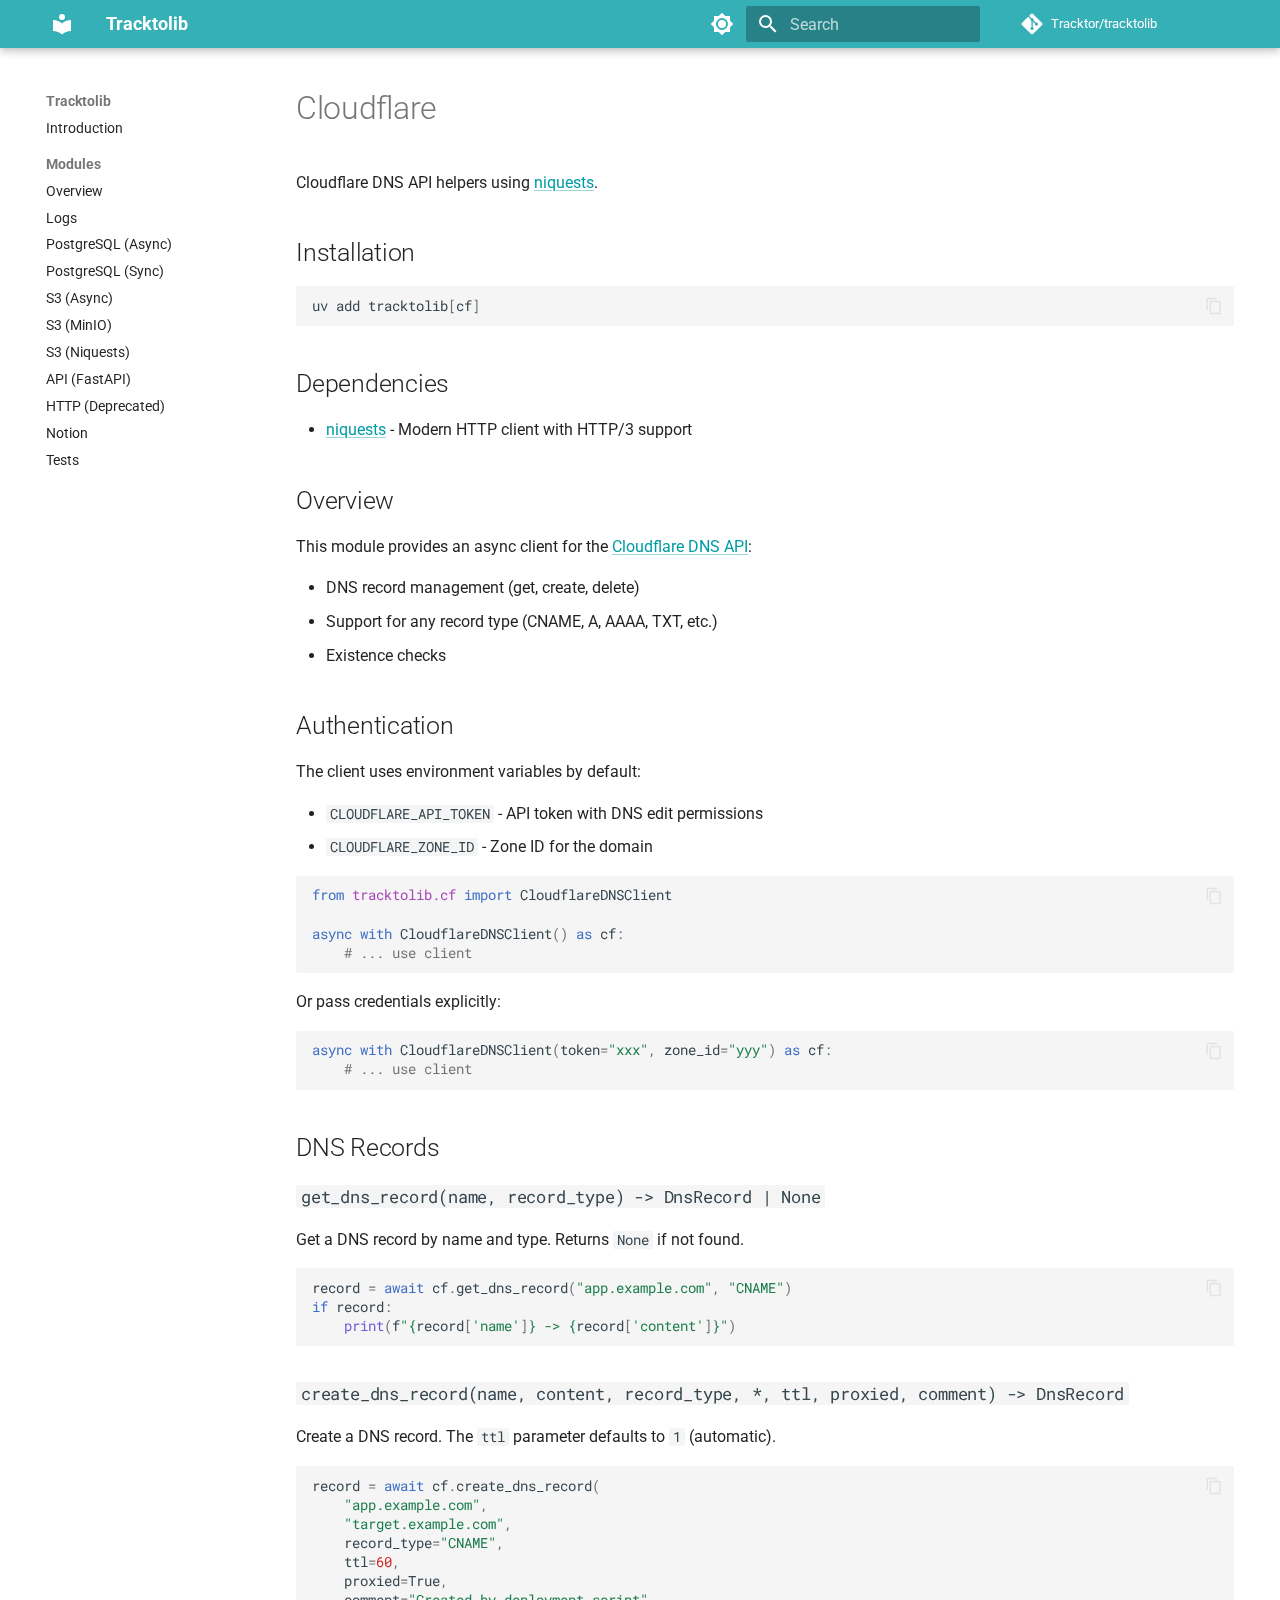
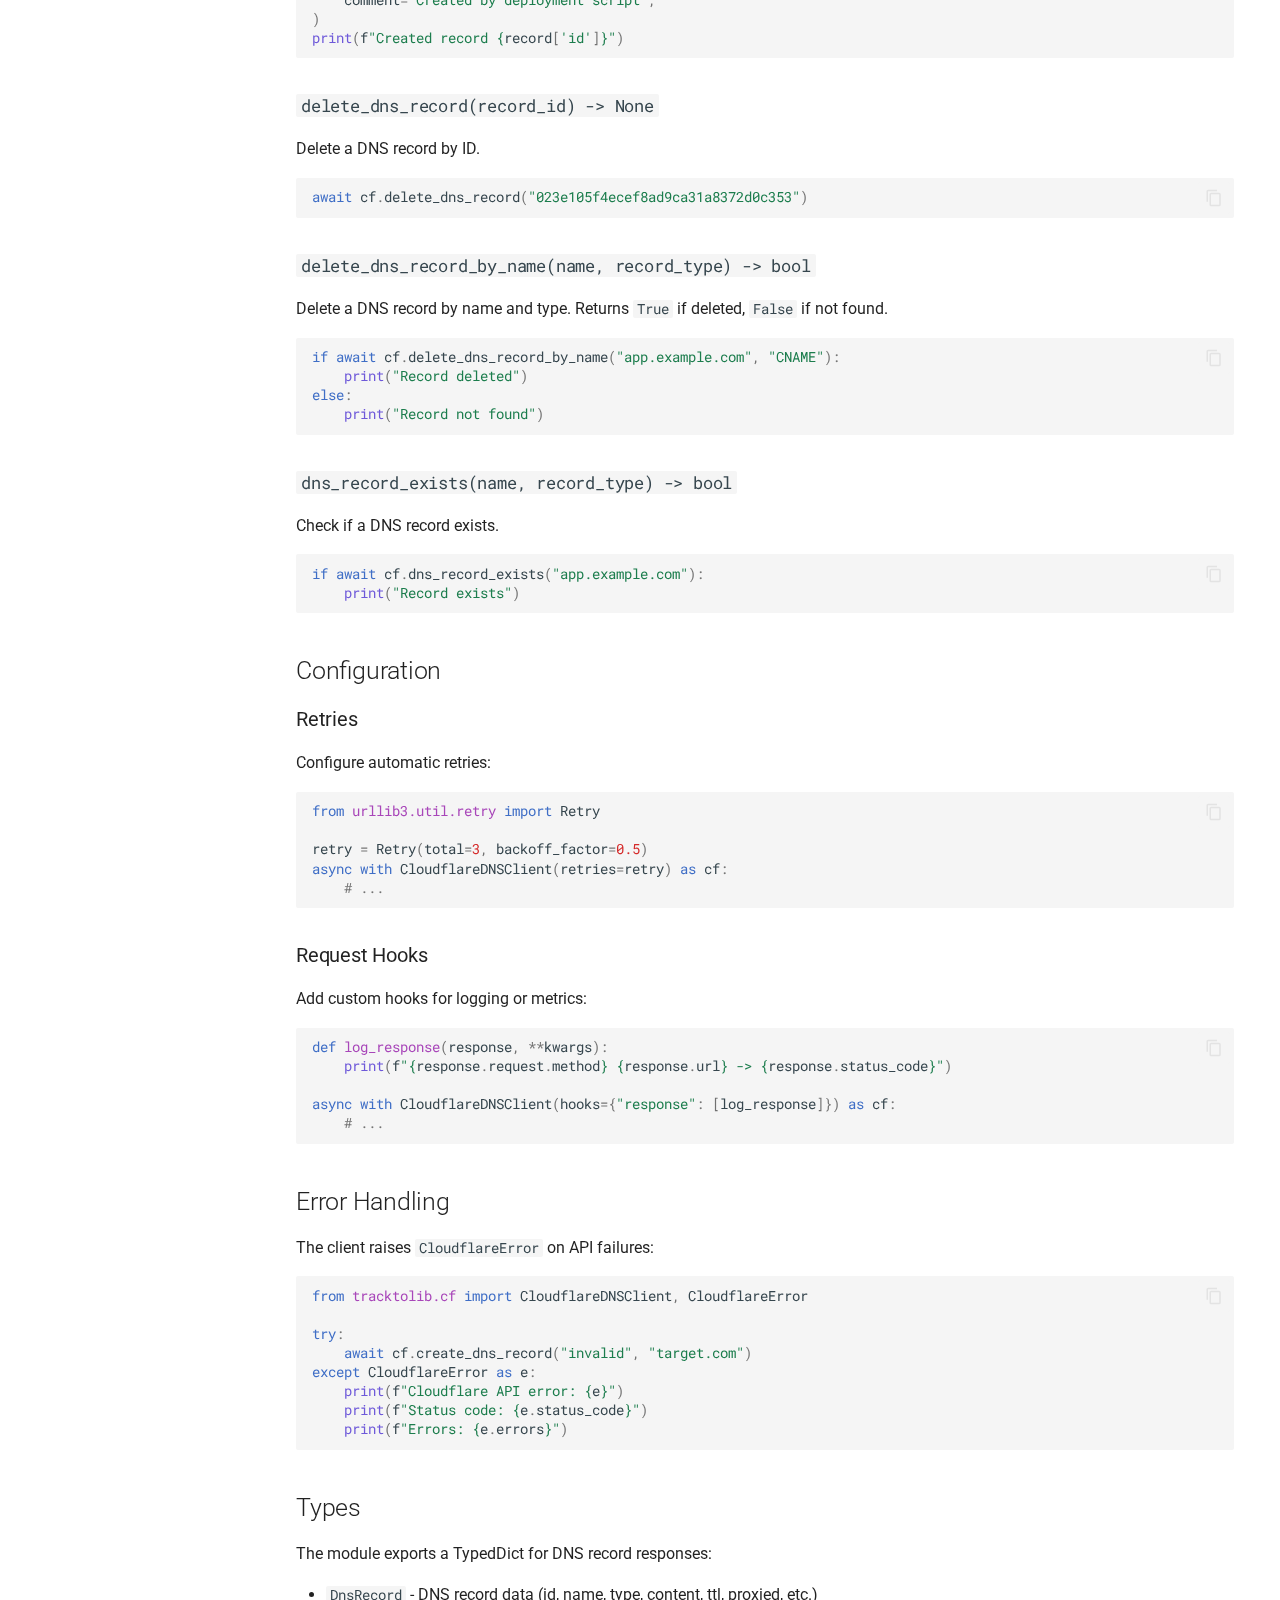
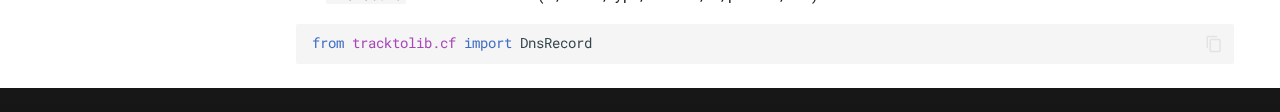
<file: modules/cf/index.html>
<!doctype html>
<html lang="en" class="no-js">
  <head>
    
      <meta charset="utf-8">
      <meta name="viewport" content="width=device-width,initial-scale=1">
      
        <meta name="description" content="Tracktor Swiss-knife Utility library for Python.">
      
      
        <meta name="author" content="Tracktor">
      
      
        <link rel="canonical" href="https://tracktor.github.io/tracktolib/modules/cf/">
      
      
      
      
        
      
      
      <link rel="icon" href="../../assets/images/favicon.png">
      <meta name="generator" content="mkdocs-1.6.1, mkdocs-material-9.7.1">
    
    
      
        <title>Cloudflare - Tracktolib</title>
      
    
    
      <link rel="stylesheet" href="../../assets/stylesheets/main.484c7ddc.min.css">
      
        
        <link rel="stylesheet" href="../../assets/stylesheets/palette.ab4e12ef.min.css">
      
      


    
    
      
    
    
      
        
        
        <link rel="preconnect" href="https://fonts.gstatic.com" crossorigin>
        <link rel="stylesheet" href="https://fonts.googleapis.com/css?family=Roboto:300,300i,400,400i,700,700i%7CRoboto+Mono:400,400i,700,700i&display=fallback">
        <style>:root{--md-text-font:"Roboto";--md-code-font:"Roboto Mono"}</style>
      
    
    
      <link rel="stylesheet" href="../../stylesheets/extra.css">
    
    <script>__md_scope=new URL("../..",location),__md_hash=e=>[...e].reduce(((e,_)=>(e<<5)-e+_.charCodeAt(0)),0),__md_get=(e,_=localStorage,t=__md_scope)=>JSON.parse(_.getItem(t.pathname+"."+e)),__md_set=(e,_,t=localStorage,a=__md_scope)=>{try{t.setItem(a.pathname+"."+e,JSON.stringify(_))}catch(e){}}</script>
    
      

    
    
  </head>
  
  
    
    
      
    
    
    
    
    <body dir="ltr" data-md-color-scheme="default" data-md-color-primary="custom" data-md-color-accent="teal">
  
    
    <input class="md-toggle" data-md-toggle="drawer" type="checkbox" id="__drawer" autocomplete="off">
    <input class="md-toggle" data-md-toggle="search" type="checkbox" id="__search" autocomplete="off">
    <label class="md-overlay" for="__drawer"></label>
    <div data-md-component="skip">
      
        
        <a href="#cloudflare" class="md-skip">
          Skip to content
        </a>
      
    </div>
    <div data-md-component="announce">
      
    </div>
    
    
      

  

<header class="md-header md-header--shadow" data-md-component="header">
  <nav class="md-header__inner md-grid" aria-label="Header">
    <a href="../.." title="Tracktolib" class="md-header__button md-logo" aria-label="Tracktolib" data-md-component="logo">
      
  
  <svg xmlns="http://www.w3.org/2000/svg" viewBox="0 0 24 24"><path d="M12 8a3 3 0 0 0 3-3 3 3 0 0 0-3-3 3 3 0 0 0-3 3 3 3 0 0 0 3 3m0 3.54C9.64 9.35 6.5 8 3 8v11c3.5 0 6.64 1.35 9 3.54 2.36-2.19 5.5-3.54 9-3.54V8c-3.5 0-6.64 1.35-9 3.54"/></svg>

    </a>
    <label class="md-header__button md-icon" for="__drawer">
      
      <svg xmlns="http://www.w3.org/2000/svg" viewBox="0 0 24 24"><path d="M3 6h18v2H3zm0 5h18v2H3zm0 5h18v2H3z"/></svg>
    </label>
    <div class="md-header__title" data-md-component="header-title">
      <div class="md-header__ellipsis">
        <div class="md-header__topic">
          <span class="md-ellipsis">
            Tracktolib
          </span>
        </div>
        <div class="md-header__topic" data-md-component="header-topic">
          <span class="md-ellipsis">
            
              Cloudflare
            
          </span>
        </div>
      </div>
    </div>
    
      
        <form class="md-header__option" data-md-component="palette">
  
    
    
    
    <input class="md-option" data-md-color-media="(prefers-color-scheme: light)" data-md-color-scheme="default" data-md-color-primary="custom" data-md-color-accent="teal"  aria-label="Switch to dark mode"  type="radio" name="__palette" id="__palette_0">
    
      <label class="md-header__button md-icon" title="Switch to dark mode" for="__palette_1" hidden>
        <svg xmlns="http://www.w3.org/2000/svg" viewBox="0 0 24 24"><path d="M12 8a4 4 0 0 0-4 4 4 4 0 0 0 4 4 4 4 0 0 0 4-4 4 4 0 0 0-4-4m0 10a6 6 0 0 1-6-6 6 6 0 0 1 6-6 6 6 0 0 1 6 6 6 6 0 0 1-6 6m8-9.31V4h-4.69L12 .69 8.69 4H4v4.69L.69 12 4 15.31V20h4.69L12 23.31 15.31 20H20v-4.69L23.31 12z"/></svg>
      </label>
    
  
    
    
    
    <input class="md-option" data-md-color-media="(prefers-color-scheme: dark)" data-md-color-scheme="slate" data-md-color-primary="custom" data-md-color-accent="teal"  aria-label="Switch to light mode"  type="radio" name="__palette" id="__palette_1">
    
      <label class="md-header__button md-icon" title="Switch to light mode" for="__palette_0" hidden>
        <svg xmlns="http://www.w3.org/2000/svg" viewBox="0 0 24 24"><path d="M12 18c-.89 0-1.74-.2-2.5-.55C11.56 16.5 13 14.42 13 12s-1.44-4.5-3.5-5.45C10.26 6.2 11.11 6 12 6a6 6 0 0 1 6 6 6 6 0 0 1-6 6m8-9.31V4h-4.69L12 .69 8.69 4H4v4.69L.69 12 4 15.31V20h4.69L12 23.31 15.31 20H20v-4.69L23.31 12z"/></svg>
      </label>
    
  
</form>
      
    
    
      <script>var palette=__md_get("__palette");if(palette&&palette.color){if("(prefers-color-scheme)"===palette.color.media){var media=matchMedia("(prefers-color-scheme: light)"),input=document.querySelector(media.matches?"[data-md-color-media='(prefers-color-scheme: light)']":"[data-md-color-media='(prefers-color-scheme: dark)']");palette.color.media=input.getAttribute("data-md-color-media"),palette.color.scheme=input.getAttribute("data-md-color-scheme"),palette.color.primary=input.getAttribute("data-md-color-primary"),palette.color.accent=input.getAttribute("data-md-color-accent")}for(var[key,value]of Object.entries(palette.color))document.body.setAttribute("data-md-color-"+key,value)}</script>
    
    
    
      
      
        <label class="md-header__button md-icon" for="__search">
          
          <svg xmlns="http://www.w3.org/2000/svg" viewBox="0 0 24 24"><path d="M9.5 3A6.5 6.5 0 0 1 16 9.5c0 1.61-.59 3.09-1.56 4.23l.27.27h.79l5 5-1.5 1.5-5-5v-.79l-.27-.27A6.52 6.52 0 0 1 9.5 16 6.5 6.5 0 0 1 3 9.5 6.5 6.5 0 0 1 9.5 3m0 2C7 5 5 7 5 9.5S7 14 9.5 14 14 12 14 9.5 12 5 9.5 5"/></svg>
        </label>
        <div class="md-search" data-md-component="search" role="dialog">
  <label class="md-search__overlay" for="__search"></label>
  <div class="md-search__inner" role="search">
    <form class="md-search__form" name="search">
      <input type="text" class="md-search__input" name="query" aria-label="Search" placeholder="Search" autocapitalize="off" autocorrect="off" autocomplete="off" spellcheck="false" data-md-component="search-query" required>
      <label class="md-search__icon md-icon" for="__search">
        
        <svg xmlns="http://www.w3.org/2000/svg" viewBox="0 0 24 24"><path d="M9.5 3A6.5 6.5 0 0 1 16 9.5c0 1.61-.59 3.09-1.56 4.23l.27.27h.79l5 5-1.5 1.5-5-5v-.79l-.27-.27A6.52 6.52 0 0 1 9.5 16 6.5 6.5 0 0 1 3 9.5 6.5 6.5 0 0 1 9.5 3m0 2C7 5 5 7 5 9.5S7 14 9.5 14 14 12 14 9.5 12 5 9.5 5"/></svg>
        
        <svg xmlns="http://www.w3.org/2000/svg" viewBox="0 0 24 24"><path d="M20 11v2H8l5.5 5.5-1.42 1.42L4.16 12l7.92-7.92L13.5 5.5 8 11z"/></svg>
      </label>
      <nav class="md-search__options" aria-label="Search">
        
        <button type="reset" class="md-search__icon md-icon" title="Clear" aria-label="Clear" tabindex="-1">
          
          <svg xmlns="http://www.w3.org/2000/svg" viewBox="0 0 24 24"><path d="M19 6.41 17.59 5 12 10.59 6.41 5 5 6.41 10.59 12 5 17.59 6.41 19 12 13.41 17.59 19 19 17.59 13.41 12z"/></svg>
        </button>
      </nav>
      
        <div class="md-search__suggest" data-md-component="search-suggest"></div>
      
    </form>
    <div class="md-search__output">
      <div class="md-search__scrollwrap" tabindex="0" data-md-scrollfix>
        <div class="md-search-result" data-md-component="search-result">
          <div class="md-search-result__meta">
            Initializing search
          </div>
          <ol class="md-search-result__list" role="presentation"></ol>
        </div>
      </div>
    </div>
  </div>
</div>
      
    
    
      <div class="md-header__source">
        <a href="https://github.com/Tracktor/tracktolib" title="Go to repository" class="md-source" data-md-component="source">
  <div class="md-source__icon md-icon">
    
    <svg xmlns="http://www.w3.org/2000/svg" viewBox="0 0 448 512"><!--! Font Awesome Free 7.1.0 by @fontawesome - https://fontawesome.com License - https://fontawesome.com/license/free (Icons: CC BY 4.0, Fonts: SIL OFL 1.1, Code: MIT License) Copyright 2025 Fonticons, Inc.--><path d="M439.6 236.1 244 40.5c-5.4-5.5-12.8-8.5-20.4-8.5s-15 3-20.4 8.4L162.5 81l51.5 51.5c27.1-9.1 52.7 16.8 43.4 43.7l49.7 49.7c34.2-11.8 61.2 31 35.5 56.7-26.5 26.5-70.2-2.9-56-37.3L240.3 199v121.9c25.3 12.5 22.3 41.8 9.1 55-6.4 6.4-15.2 10.1-24.3 10.1s-17.8-3.6-24.3-10.1c-17.6-17.6-11.1-46.9 11.2-56v-123c-20.8-8.5-24.6-30.7-18.6-45L142.6 101 8.5 235.1C3 240.6 0 247.9 0 255.5s3 15 8.5 20.4l195.6 195.7c5.4 5.4 12.7 8.4 20.4 8.4s15-3 20.4-8.4l194.7-194.7c5.4-5.4 8.4-12.8 8.4-20.4s-3-15-8.4-20.4"/></svg>
  </div>
  <div class="md-source__repository">
    Tracktor/tracktolib
  </div>
</a>
      </div>
    
  </nav>
  
</header>
    
    <div class="md-container" data-md-component="container">
      
      
        
          
        
      
      <main class="md-main" data-md-component="main">
        <div class="md-main__inner md-grid">
          
            
              
              <div class="md-sidebar md-sidebar--primary" data-md-component="sidebar" data-md-type="navigation" >
                <div class="md-sidebar__scrollwrap">
                  <div class="md-sidebar__inner">
                    



  

<nav class="md-nav md-nav--primary md-nav--integrated" aria-label="Navigation" data-md-level="0">
  <label class="md-nav__title" for="__drawer">
    <a href="../.." title="Tracktolib" class="md-nav__button md-logo" aria-label="Tracktolib" data-md-component="logo">
      
  
  <svg xmlns="http://www.w3.org/2000/svg" viewBox="0 0 24 24"><path d="M12 8a3 3 0 0 0 3-3 3 3 0 0 0-3-3 3 3 0 0 0-3 3 3 3 0 0 0 3 3m0 3.54C9.64 9.35 6.5 8 3 8v11c3.5 0 6.64 1.35 9 3.54 2.36-2.19 5.5-3.54 9-3.54V8c-3.5 0-6.64 1.35-9 3.54"/></svg>

    </a>
    Tracktolib
  </label>
  
    <div class="md-nav__source">
      <a href="https://github.com/Tracktor/tracktolib" title="Go to repository" class="md-source" data-md-component="source">
  <div class="md-source__icon md-icon">
    
    <svg xmlns="http://www.w3.org/2000/svg" viewBox="0 0 448 512"><!--! Font Awesome Free 7.1.0 by @fontawesome - https://fontawesome.com License - https://fontawesome.com/license/free (Icons: CC BY 4.0, Fonts: SIL OFL 1.1, Code: MIT License) Copyright 2025 Fonticons, Inc.--><path d="M439.6 236.1 244 40.5c-5.4-5.5-12.8-8.5-20.4-8.5s-15 3-20.4 8.4L162.5 81l51.5 51.5c27.1-9.1 52.7 16.8 43.4 43.7l49.7 49.7c34.2-11.8 61.2 31 35.5 56.7-26.5 26.5-70.2-2.9-56-37.3L240.3 199v121.9c25.3 12.5 22.3 41.8 9.1 55-6.4 6.4-15.2 10.1-24.3 10.1s-17.8-3.6-24.3-10.1c-17.6-17.6-11.1-46.9 11.2-56v-123c-20.8-8.5-24.6-30.7-18.6-45L142.6 101 8.5 235.1C3 240.6 0 247.9 0 255.5s3 15 8.5 20.4l195.6 195.7c5.4 5.4 12.7 8.4 20.4 8.4s15-3 20.4-8.4l194.7-194.7c5.4-5.4 8.4-12.8 8.4-20.4s-3-15-8.4-20.4"/></svg>
  </div>
  <div class="md-source__repository">
    Tracktor/tracktolib
  </div>
</a>
    </div>
  
  <ul class="md-nav__list" data-md-scrollfix>
    
      
      
  
  
  
  
    <li class="md-nav__item">
      <a href="../.." class="md-nav__link">
        
  
  
  <span class="md-ellipsis">
    
  
    Introduction
  

    
  </span>
  
  

      </a>
    </li>
  

    
      
      
  
  
  
  
    
    
    
    
      
        
        
      
    
    
    <li class="md-nav__item md-nav__item--section md-nav__item--nested">
      
        
        
          
        
        <input class="md-nav__toggle md-toggle md-toggle--indeterminate" type="checkbox" id="__nav_2" >
        
          
          <label class="md-nav__link" for="__nav_2" id="__nav_2_label" tabindex="">
            
  
  
  <span class="md-ellipsis">
    
  
    Modules
  

    
  </span>
  
  

            <span class="md-nav__icon md-icon"></span>
          </label>
        
        <nav class="md-nav" data-md-level="1" aria-labelledby="__nav_2_label" aria-expanded="false">
          <label class="md-nav__title" for="__nav_2">
            <span class="md-nav__icon md-icon"></span>
            
  
    Modules
  

          </label>
          <ul class="md-nav__list" data-md-scrollfix>
            
              
                
  
  
  
  
    <li class="md-nav__item">
      <a href="../" class="md-nav__link">
        
  
  
  <span class="md-ellipsis">
    
  
    Overview
  

    
  </span>
  
  

      </a>
    </li>
  

              
            
              
                
  
  
  
  
    <li class="md-nav__item">
      <a href="../logs/" class="md-nav__link">
        
  
  
  <span class="md-ellipsis">
    
  
    Logs
  

    
  </span>
  
  

      </a>
    </li>
  

              
            
              
                
  
  
  
  
    <li class="md-nav__item">
      <a href="../pg/" class="md-nav__link">
        
  
  
  <span class="md-ellipsis">
    
  
    PostgreSQL (Async)
  

    
  </span>
  
  

      </a>
    </li>
  

              
            
              
                
  
  
  
  
    <li class="md-nav__item">
      <a href="../pg-sync/" class="md-nav__link">
        
  
  
  <span class="md-ellipsis">
    
  
    PostgreSQL (Sync)
  

    
  </span>
  
  

      </a>
    </li>
  

              
            
              
                
  
  
  
  
    <li class="md-nav__item">
      <a href="../s3/" class="md-nav__link">
        
  
  
  <span class="md-ellipsis">
    
  
    S3 (Async)
  

    
  </span>
  
  

      </a>
    </li>
  

              
            
              
                
  
  
  
  
    <li class="md-nav__item">
      <a href="../s3-minio/" class="md-nav__link">
        
  
  
  <span class="md-ellipsis">
    
  
    S3 (MinIO)
  

    
  </span>
  
  

      </a>
    </li>
  

              
            
              
                
  
  
  
  
    <li class="md-nav__item">
      <a href="../s3-niquests/" class="md-nav__link">
        
  
  
  <span class="md-ellipsis">
    
  
    S3 (Niquests)
  

    
  </span>
  
  

      </a>
    </li>
  

              
            
              
                
  
  
  
  
    <li class="md-nav__item">
      <a href="../api/" class="md-nav__link">
        
  
  
  <span class="md-ellipsis">
    
  
    API (FastAPI)
  

    
  </span>
  
  

      </a>
    </li>
  

              
            
              
                
  
  
  
  
    <li class="md-nav__item">
      <a href="../http/" class="md-nav__link">
        
  
  
  <span class="md-ellipsis">
    
  
    HTTP (Deprecated)
  

    
  </span>
  
  

      </a>
    </li>
  

              
            
              
                
  
  
  
  
    <li class="md-nav__item">
      <a href="../notion/" class="md-nav__link">
        
  
  
  <span class="md-ellipsis">
    
  
    Notion
  

    
  </span>
  
  

      </a>
    </li>
  

              
            
              
                
  
  
  
  
    <li class="md-nav__item">
      <a href="../tests/" class="md-nav__link">
        
  
  
  <span class="md-ellipsis">
    
  
    Tests
  

    
  </span>
  
  

      </a>
    </li>
  

              
            
          </ul>
        </nav>
      
    </li>
  

    
  </ul>
</nav>
                  </div>
                </div>
              </div>
            
            
          
          
            <div class="md-content" data-md-component="content">
              
              <article class="md-content__inner md-typeset">
                
                  


  
  


<h1 id="cloudflare">Cloudflare</h1>
<p>Cloudflare DNS API helpers using <a href="https://github.com/jawah/niquests">niquests</a>.</p>
<h2 id="installation">Installation</h2>
<div class="highlight"><pre><span></span><code><a id="__codelineno-0-1" name="__codelineno-0-1" href="#__codelineno-0-1"></a>uv<span class="w"> </span>add<span class="w"> </span>tracktolib<span class="o">[</span>cf<span class="o">]</span>
</code></pre></div>
<h2 id="dependencies">Dependencies</h2>
<ul>
<li><a href="https://github.com/jawah/niquests">niquests</a> - Modern HTTP client with HTTP/3 support</li>
</ul>
<h2 id="overview">Overview</h2>
<p>This module provides an async client for the <a href="https://developers.cloudflare.com/api/resources/dns/subresources/records/">Cloudflare DNS API</a>:</p>
<ul>
<li>DNS record management (get, create, delete)</li>
<li>Support for any record type (CNAME, A, AAAA, TXT, etc.)</li>
<li>Existence checks</li>
</ul>
<h2 id="authentication">Authentication</h2>
<p>The client uses environment variables by default:</p>
<ul>
<li><code>CLOUDFLARE_API_TOKEN</code> - API token with DNS edit permissions</li>
<li><code>CLOUDFLARE_ZONE_ID</code> - Zone ID for the domain</li>
</ul>
<div class="highlight"><pre><span></span><code><a id="__codelineno-1-1" name="__codelineno-1-1" href="#__codelineno-1-1"></a><span class="kn">from</span><span class="w"> </span><span class="nn">tracktolib.cf</span><span class="w"> </span><span class="kn">import</span> <span class="n">CloudflareDNSClient</span>
<a id="__codelineno-1-2" name="__codelineno-1-2" href="#__codelineno-1-2"></a>
<a id="__codelineno-1-3" name="__codelineno-1-3" href="#__codelineno-1-3"></a><span class="k">async</span> <span class="k">with</span> <span class="n">CloudflareDNSClient</span><span class="p">()</span> <span class="k">as</span> <span class="n">cf</span><span class="p">:</span>
<a id="__codelineno-1-4" name="__codelineno-1-4" href="#__codelineno-1-4"></a>    <span class="c1"># ... use client</span>
</code></pre></div>
<p>Or pass credentials explicitly:</p>
<div class="highlight"><pre><span></span><code><a id="__codelineno-2-1" name="__codelineno-2-1" href="#__codelineno-2-1"></a><span class="k">async</span> <span class="k">with</span> <span class="n">CloudflareDNSClient</span><span class="p">(</span><span class="n">token</span><span class="o">=</span><span class="s2">&quot;xxx&quot;</span><span class="p">,</span> <span class="n">zone_id</span><span class="o">=</span><span class="s2">&quot;yyy&quot;</span><span class="p">)</span> <span class="k">as</span> <span class="n">cf</span><span class="p">:</span>
<a id="__codelineno-2-2" name="__codelineno-2-2" href="#__codelineno-2-2"></a>    <span class="c1"># ... use client</span>
</code></pre></div>
<h2 id="dns-records">DNS Records</h2>
<h3 id="get_dns_recordname-record_type-dnsrecord-none"><code>get_dns_record(name, record_type) -&gt; DnsRecord | None</code></h3>
<p>Get a DNS record by name and type. Returns <code>None</code> if not found.</p>
<div class="highlight"><pre><span></span><code><a id="__codelineno-3-1" name="__codelineno-3-1" href="#__codelineno-3-1"></a><span class="n">record</span> <span class="o">=</span> <span class="k">await</span> <span class="n">cf</span><span class="o">.</span><span class="n">get_dns_record</span><span class="p">(</span><span class="s2">&quot;app.example.com&quot;</span><span class="p">,</span> <span class="s2">&quot;CNAME&quot;</span><span class="p">)</span>
<a id="__codelineno-3-2" name="__codelineno-3-2" href="#__codelineno-3-2"></a><span class="k">if</span> <span class="n">record</span><span class="p">:</span>
<a id="__codelineno-3-3" name="__codelineno-3-3" href="#__codelineno-3-3"></a>    <span class="nb">print</span><span class="p">(</span><span class="sa">f</span><span class="s2">&quot;</span><span class="si">{</span><span class="n">record</span><span class="p">[</span><span class="s1">&#39;name&#39;</span><span class="p">]</span><span class="si">}</span><span class="s2"> -&gt; </span><span class="si">{</span><span class="n">record</span><span class="p">[</span><span class="s1">&#39;content&#39;</span><span class="p">]</span><span class="si">}</span><span class="s2">&quot;</span><span class="p">)</span>
</code></pre></div>
<h3 id="create_dns_recordname-content-record_type-ttl-proxied-comment-dnsrecord"><code>create_dns_record(name, content, record_type, *, ttl, proxied, comment) -&gt; DnsRecord</code></h3>
<p>Create a DNS record. The <code>ttl</code> parameter defaults to <code>1</code> (automatic).</p>
<div class="highlight"><pre><span></span><code><a id="__codelineno-4-1" name="__codelineno-4-1" href="#__codelineno-4-1"></a><span class="n">record</span> <span class="o">=</span> <span class="k">await</span> <span class="n">cf</span><span class="o">.</span><span class="n">create_dns_record</span><span class="p">(</span>
<a id="__codelineno-4-2" name="__codelineno-4-2" href="#__codelineno-4-2"></a>    <span class="s2">&quot;app.example.com&quot;</span><span class="p">,</span>
<a id="__codelineno-4-3" name="__codelineno-4-3" href="#__codelineno-4-3"></a>    <span class="s2">&quot;target.example.com&quot;</span><span class="p">,</span>
<a id="__codelineno-4-4" name="__codelineno-4-4" href="#__codelineno-4-4"></a>    <span class="n">record_type</span><span class="o">=</span><span class="s2">&quot;CNAME&quot;</span><span class="p">,</span>
<a id="__codelineno-4-5" name="__codelineno-4-5" href="#__codelineno-4-5"></a>    <span class="n">ttl</span><span class="o">=</span><span class="mi">60</span><span class="p">,</span>
<a id="__codelineno-4-6" name="__codelineno-4-6" href="#__codelineno-4-6"></a>    <span class="n">proxied</span><span class="o">=</span><span class="kc">True</span><span class="p">,</span>
<a id="__codelineno-4-7" name="__codelineno-4-7" href="#__codelineno-4-7"></a>    <span class="n">comment</span><span class="o">=</span><span class="s2">&quot;Created by deployment script&quot;</span><span class="p">,</span>
<a id="__codelineno-4-8" name="__codelineno-4-8" href="#__codelineno-4-8"></a><span class="p">)</span>
<a id="__codelineno-4-9" name="__codelineno-4-9" href="#__codelineno-4-9"></a><span class="nb">print</span><span class="p">(</span><span class="sa">f</span><span class="s2">&quot;Created record </span><span class="si">{</span><span class="n">record</span><span class="p">[</span><span class="s1">&#39;id&#39;</span><span class="p">]</span><span class="si">}</span><span class="s2">&quot;</span><span class="p">)</span>
</code></pre></div>
<h3 id="delete_dns_recordrecord_id-none"><code>delete_dns_record(record_id) -&gt; None</code></h3>
<p>Delete a DNS record by ID.</p>
<div class="highlight"><pre><span></span><code><a id="__codelineno-5-1" name="__codelineno-5-1" href="#__codelineno-5-1"></a><span class="k">await</span> <span class="n">cf</span><span class="o">.</span><span class="n">delete_dns_record</span><span class="p">(</span><span class="s2">&quot;023e105f4ecef8ad9ca31a8372d0c353&quot;</span><span class="p">)</span>
</code></pre></div>
<h3 id="delete_dns_record_by_namename-record_type-bool"><code>delete_dns_record_by_name(name, record_type) -&gt; bool</code></h3>
<p>Delete a DNS record by name and type. Returns <code>True</code> if deleted, <code>False</code> if not found.</p>
<div class="highlight"><pre><span></span><code><a id="__codelineno-6-1" name="__codelineno-6-1" href="#__codelineno-6-1"></a><span class="k">if</span> <span class="k">await</span> <span class="n">cf</span><span class="o">.</span><span class="n">delete_dns_record_by_name</span><span class="p">(</span><span class="s2">&quot;app.example.com&quot;</span><span class="p">,</span> <span class="s2">&quot;CNAME&quot;</span><span class="p">):</span>
<a id="__codelineno-6-2" name="__codelineno-6-2" href="#__codelineno-6-2"></a>    <span class="nb">print</span><span class="p">(</span><span class="s2">&quot;Record deleted&quot;</span><span class="p">)</span>
<a id="__codelineno-6-3" name="__codelineno-6-3" href="#__codelineno-6-3"></a><span class="k">else</span><span class="p">:</span>
<a id="__codelineno-6-4" name="__codelineno-6-4" href="#__codelineno-6-4"></a>    <span class="nb">print</span><span class="p">(</span><span class="s2">&quot;Record not found&quot;</span><span class="p">)</span>
</code></pre></div>
<h3 id="dns_record_existsname-record_type-bool"><code>dns_record_exists(name, record_type) -&gt; bool</code></h3>
<p>Check if a DNS record exists.</p>
<div class="highlight"><pre><span></span><code><a id="__codelineno-7-1" name="__codelineno-7-1" href="#__codelineno-7-1"></a><span class="k">if</span> <span class="k">await</span> <span class="n">cf</span><span class="o">.</span><span class="n">dns_record_exists</span><span class="p">(</span><span class="s2">&quot;app.example.com&quot;</span><span class="p">):</span>
<a id="__codelineno-7-2" name="__codelineno-7-2" href="#__codelineno-7-2"></a>    <span class="nb">print</span><span class="p">(</span><span class="s2">&quot;Record exists&quot;</span><span class="p">)</span>
</code></pre></div>
<h2 id="configuration">Configuration</h2>
<h3 id="retries">Retries</h3>
<p>Configure automatic retries:</p>
<div class="highlight"><pre><span></span><code><a id="__codelineno-8-1" name="__codelineno-8-1" href="#__codelineno-8-1"></a><span class="kn">from</span><span class="w"> </span><span class="nn">urllib3.util.retry</span><span class="w"> </span><span class="kn">import</span> <span class="n">Retry</span>
<a id="__codelineno-8-2" name="__codelineno-8-2" href="#__codelineno-8-2"></a>
<a id="__codelineno-8-3" name="__codelineno-8-3" href="#__codelineno-8-3"></a><span class="n">retry</span> <span class="o">=</span> <span class="n">Retry</span><span class="p">(</span><span class="n">total</span><span class="o">=</span><span class="mi">3</span><span class="p">,</span> <span class="n">backoff_factor</span><span class="o">=</span><span class="mf">0.5</span><span class="p">)</span>
<a id="__codelineno-8-4" name="__codelineno-8-4" href="#__codelineno-8-4"></a><span class="k">async</span> <span class="k">with</span> <span class="n">CloudflareDNSClient</span><span class="p">(</span><span class="n">retries</span><span class="o">=</span><span class="n">retry</span><span class="p">)</span> <span class="k">as</span> <span class="n">cf</span><span class="p">:</span>
<a id="__codelineno-8-5" name="__codelineno-8-5" href="#__codelineno-8-5"></a>    <span class="c1"># ...</span>
</code></pre></div>
<h3 id="request-hooks">Request Hooks</h3>
<p>Add custom hooks for logging or metrics:</p>
<div class="highlight"><pre><span></span><code><a id="__codelineno-9-1" name="__codelineno-9-1" href="#__codelineno-9-1"></a><span class="k">def</span><span class="w"> </span><span class="nf">log_response</span><span class="p">(</span><span class="n">response</span><span class="p">,</span> <span class="o">**</span><span class="n">kwargs</span><span class="p">):</span>
<a id="__codelineno-9-2" name="__codelineno-9-2" href="#__codelineno-9-2"></a>    <span class="nb">print</span><span class="p">(</span><span class="sa">f</span><span class="s2">&quot;</span><span class="si">{</span><span class="n">response</span><span class="o">.</span><span class="n">request</span><span class="o">.</span><span class="n">method</span><span class="si">}</span><span class="s2"> </span><span class="si">{</span><span class="n">response</span><span class="o">.</span><span class="n">url</span><span class="si">}</span><span class="s2"> -&gt; </span><span class="si">{</span><span class="n">response</span><span class="o">.</span><span class="n">status_code</span><span class="si">}</span><span class="s2">&quot;</span><span class="p">)</span>
<a id="__codelineno-9-3" name="__codelineno-9-3" href="#__codelineno-9-3"></a>
<a id="__codelineno-9-4" name="__codelineno-9-4" href="#__codelineno-9-4"></a><span class="k">async</span> <span class="k">with</span> <span class="n">CloudflareDNSClient</span><span class="p">(</span><span class="n">hooks</span><span class="o">=</span><span class="p">{</span><span class="s2">&quot;response&quot;</span><span class="p">:</span> <span class="p">[</span><span class="n">log_response</span><span class="p">]})</span> <span class="k">as</span> <span class="n">cf</span><span class="p">:</span>
<a id="__codelineno-9-5" name="__codelineno-9-5" href="#__codelineno-9-5"></a>    <span class="c1"># ...</span>
</code></pre></div>
<h2 id="error-handling">Error Handling</h2>
<p>The client raises <code>CloudflareError</code> on API failures:</p>
<div class="highlight"><pre><span></span><code><a id="__codelineno-10-1" name="__codelineno-10-1" href="#__codelineno-10-1"></a><span class="kn">from</span><span class="w"> </span><span class="nn">tracktolib.cf</span><span class="w"> </span><span class="kn">import</span> <span class="n">CloudflareDNSClient</span><span class="p">,</span> <span class="n">CloudflareError</span>
<a id="__codelineno-10-2" name="__codelineno-10-2" href="#__codelineno-10-2"></a>
<a id="__codelineno-10-3" name="__codelineno-10-3" href="#__codelineno-10-3"></a><span class="k">try</span><span class="p">:</span>
<a id="__codelineno-10-4" name="__codelineno-10-4" href="#__codelineno-10-4"></a>    <span class="k">await</span> <span class="n">cf</span><span class="o">.</span><span class="n">create_dns_record</span><span class="p">(</span><span class="s2">&quot;invalid&quot;</span><span class="p">,</span> <span class="s2">&quot;target.com&quot;</span><span class="p">)</span>
<a id="__codelineno-10-5" name="__codelineno-10-5" href="#__codelineno-10-5"></a><span class="k">except</span> <span class="n">CloudflareError</span> <span class="k">as</span> <span class="n">e</span><span class="p">:</span>
<a id="__codelineno-10-6" name="__codelineno-10-6" href="#__codelineno-10-6"></a>    <span class="nb">print</span><span class="p">(</span><span class="sa">f</span><span class="s2">&quot;Cloudflare API error: </span><span class="si">{</span><span class="n">e</span><span class="si">}</span><span class="s2">&quot;</span><span class="p">)</span>
<a id="__codelineno-10-7" name="__codelineno-10-7" href="#__codelineno-10-7"></a>    <span class="nb">print</span><span class="p">(</span><span class="sa">f</span><span class="s2">&quot;Status code: </span><span class="si">{</span><span class="n">e</span><span class="o">.</span><span class="n">status_code</span><span class="si">}</span><span class="s2">&quot;</span><span class="p">)</span>
<a id="__codelineno-10-8" name="__codelineno-10-8" href="#__codelineno-10-8"></a>    <span class="nb">print</span><span class="p">(</span><span class="sa">f</span><span class="s2">&quot;Errors: </span><span class="si">{</span><span class="n">e</span><span class="o">.</span><span class="n">errors</span><span class="si">}</span><span class="s2">&quot;</span><span class="p">)</span>
</code></pre></div>
<h2 id="types">Types</h2>
<p>The module exports a TypedDict for DNS record responses:</p>
<ul>
<li><code>DnsRecord</code> - DNS record data (id, name, type, content, ttl, proxied, etc.)</li>
</ul>
<div class="highlight"><pre><span></span><code><a id="__codelineno-11-1" name="__codelineno-11-1" href="#__codelineno-11-1"></a><span class="kn">from</span><span class="w"> </span><span class="nn">tracktolib.cf</span><span class="w"> </span><span class="kn">import</span> <span class="n">DnsRecord</span>
</code></pre></div>







  
  






                
              </article>
            </div>
          
          
<script>var target=document.getElementById(location.hash.slice(1));target&&target.name&&(target.checked=target.name.startsWith("__tabbed_"))</script>
        </div>
        
          <button type="button" class="md-top md-icon" data-md-component="top" hidden>
  
  <svg xmlns="http://www.w3.org/2000/svg" viewBox="0 0 24 24"><path d="M13 20h-2V8l-5.5 5.5-1.42-1.42L12 4.16l7.92 7.92-1.42 1.42L13 8z"/></svg>
  Back to top
</button>
        
      </main>
      
        <footer class="md-footer">
  
  <div class="md-footer-meta md-typeset">
    <div class="md-footer-meta__inner md-grid">
      <div class="md-copyright">
  
  
</div>
      
    </div>
  </div>
</footer>
      
    </div>
    <div class="md-dialog" data-md-component="dialog">
      <div class="md-dialog__inner md-typeset"></div>
    </div>
    
    
    
      
      
      <script id="__config" type="application/json">{"annotate": null, "base": "../..", "features": ["navigation.sections", "navigation.top", "navigation.expand", "search.suggest", "search.highlight", "content.code.copy", "toc.integrate"], "search": "../../assets/javascripts/workers/search.2c215733.min.js", "tags": null, "translations": {"clipboard.copied": "Copied to clipboard", "clipboard.copy": "Copy to clipboard", "search.result.more.one": "1 more on this page", "search.result.more.other": "# more on this page", "search.result.none": "No matching documents", "search.result.one": "1 matching document", "search.result.other": "# matching documents", "search.result.placeholder": "Type to start searching", "search.result.term.missing": "Missing", "select.version": "Select version"}, "version": null}</script>
    
    
      <script src="../../assets/javascripts/bundle.79ae519e.min.js"></script>
      
    
  </body>
</html>
</file>
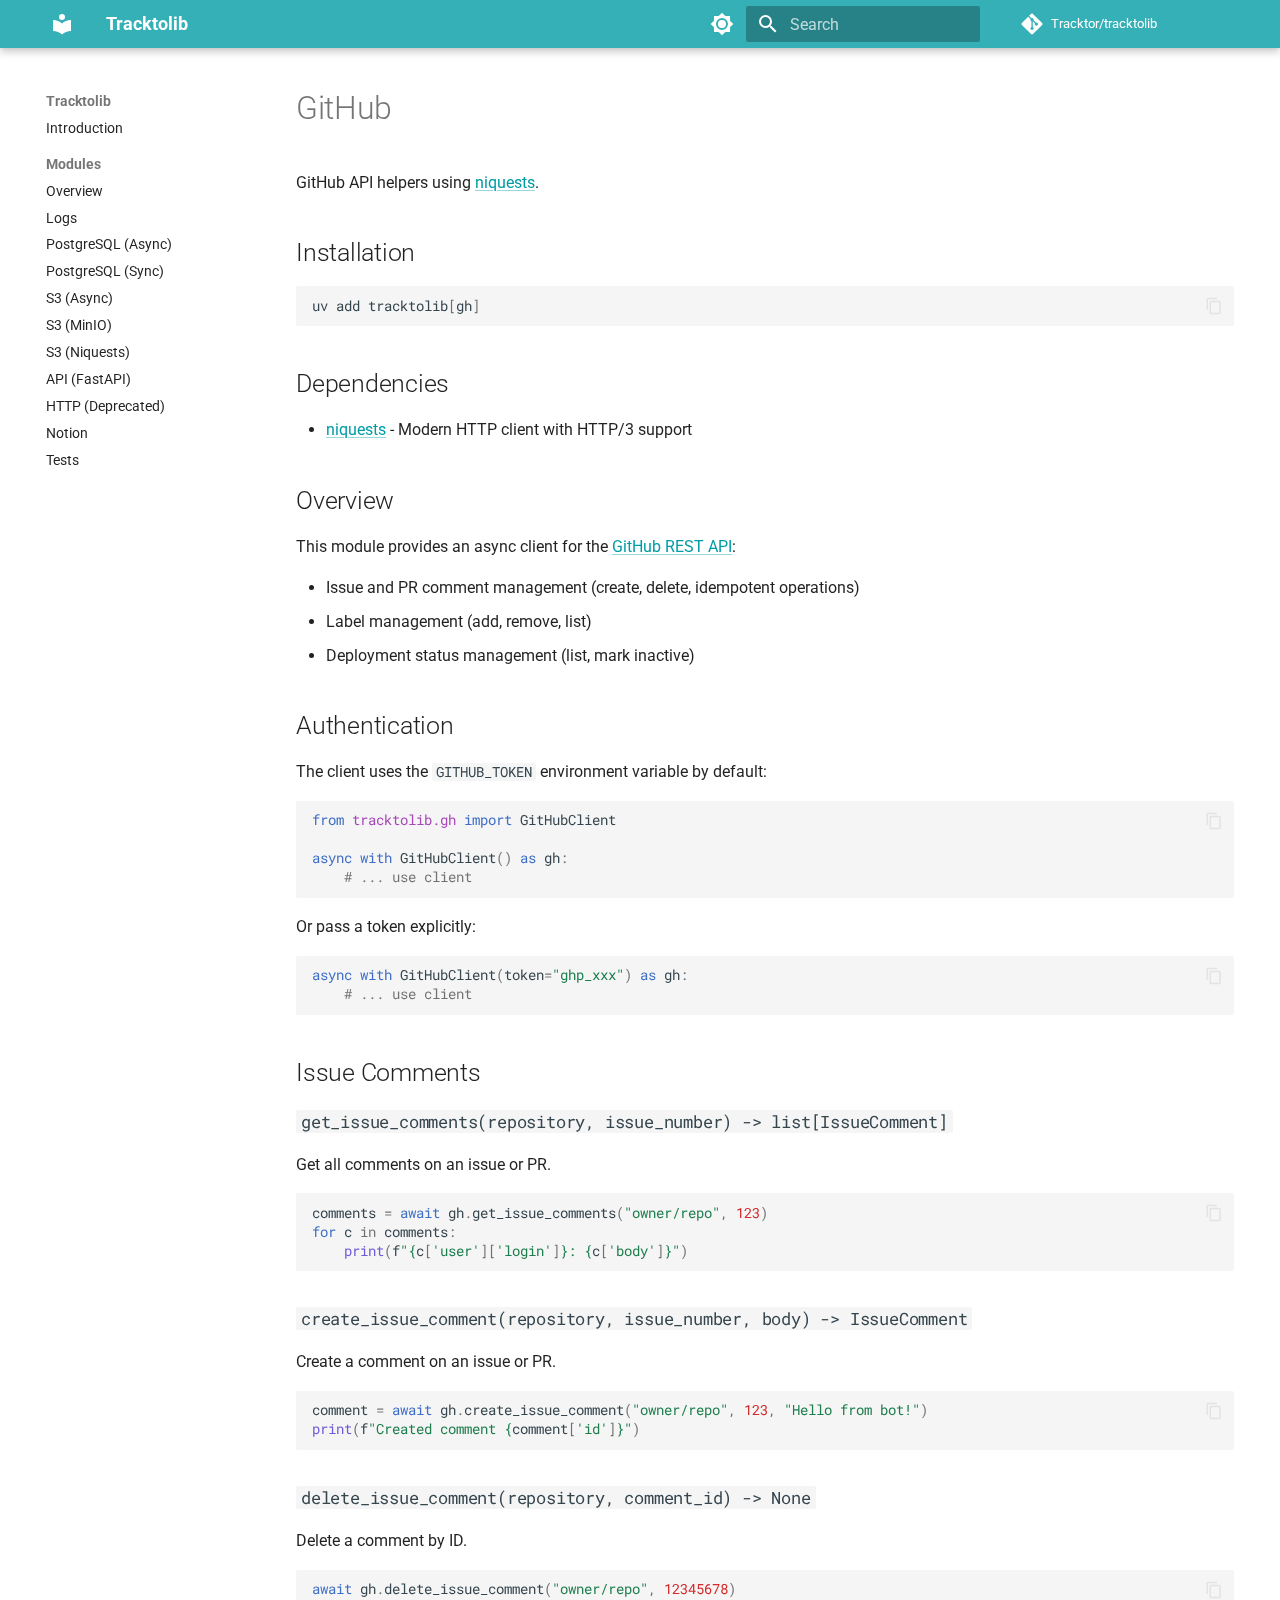
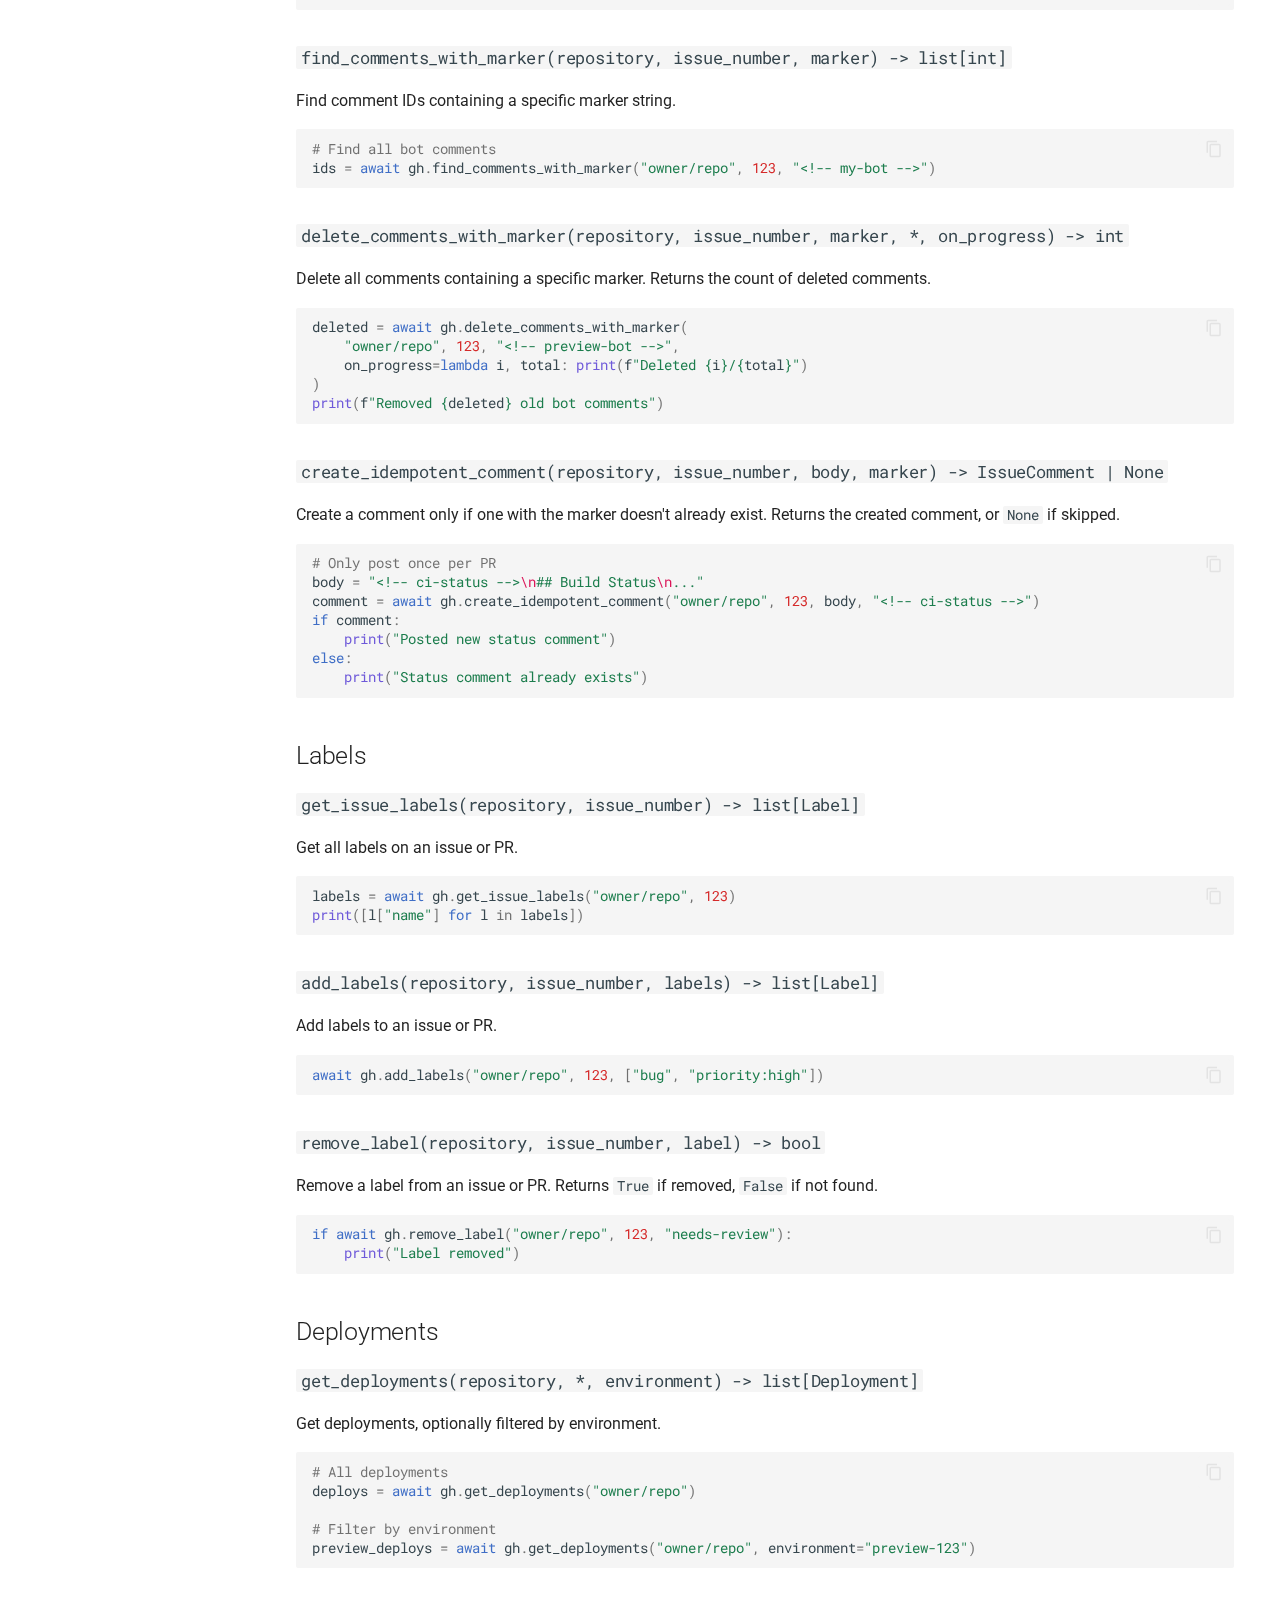
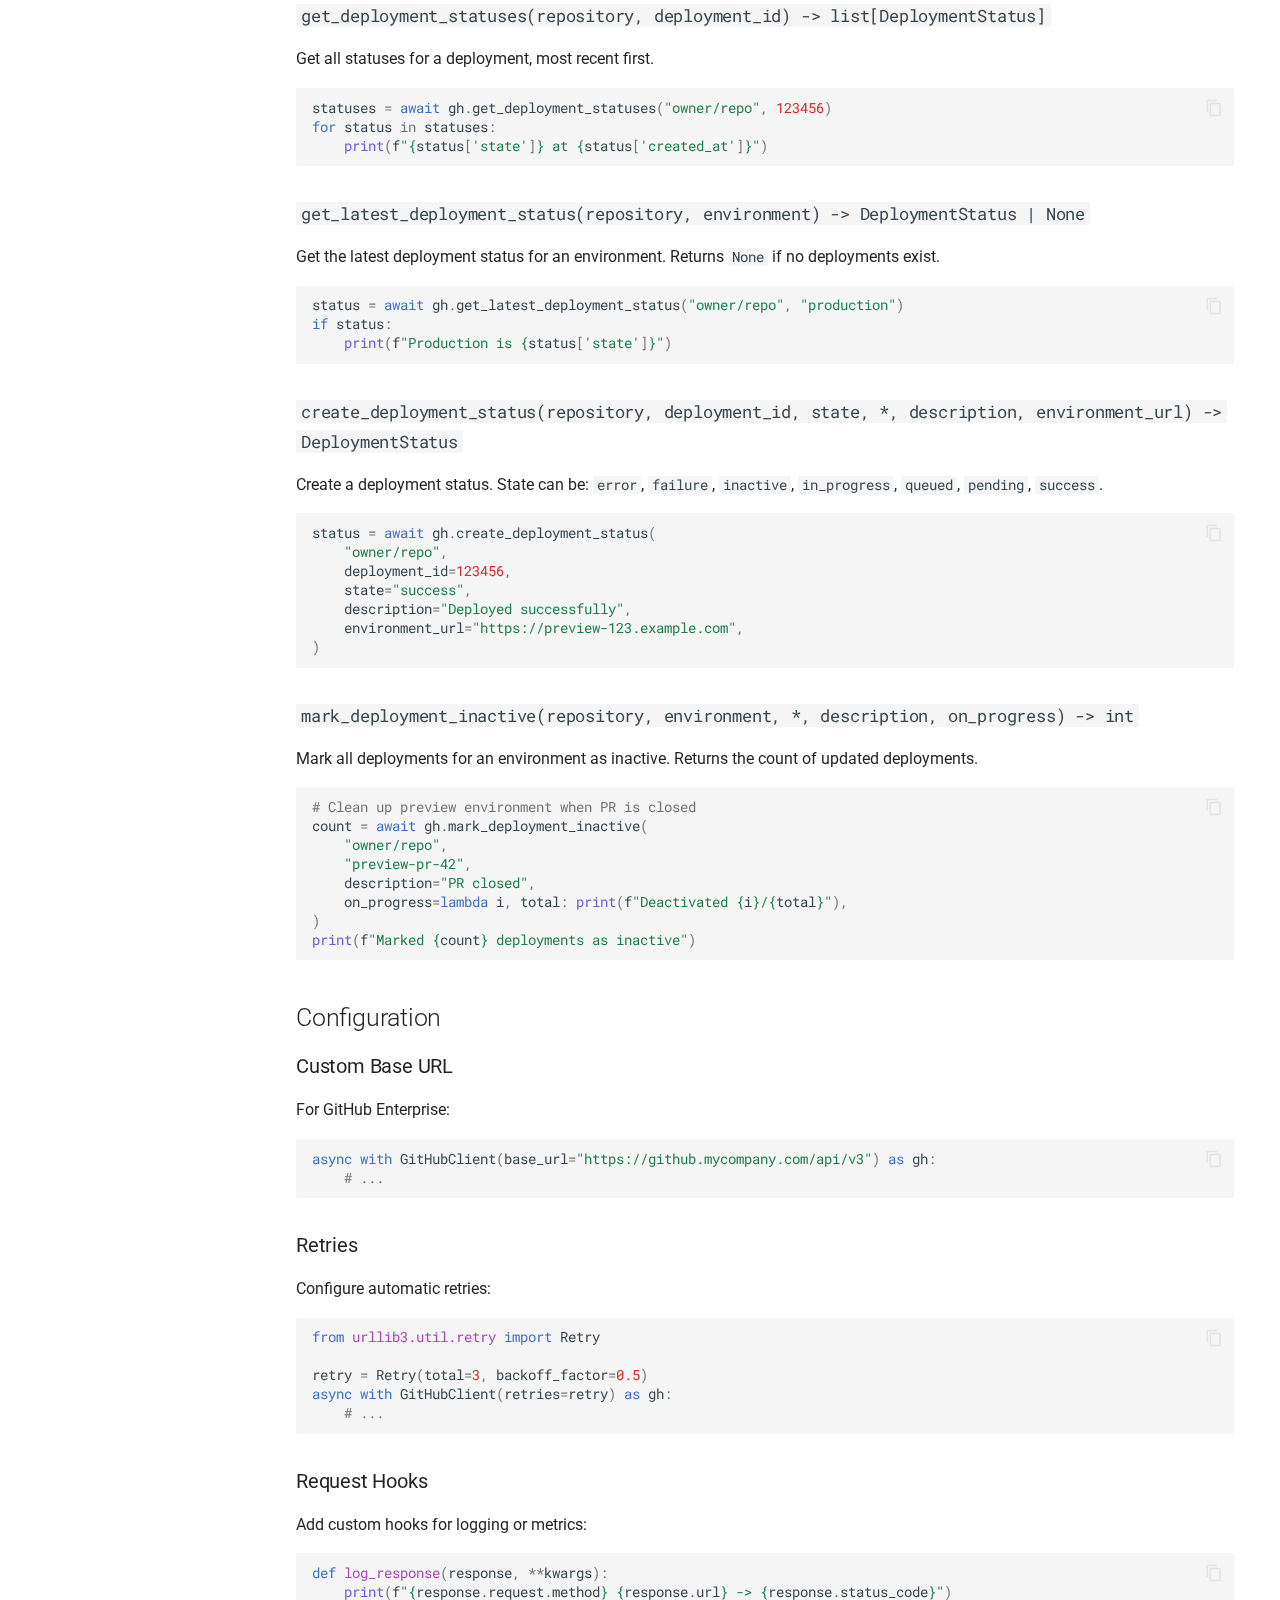
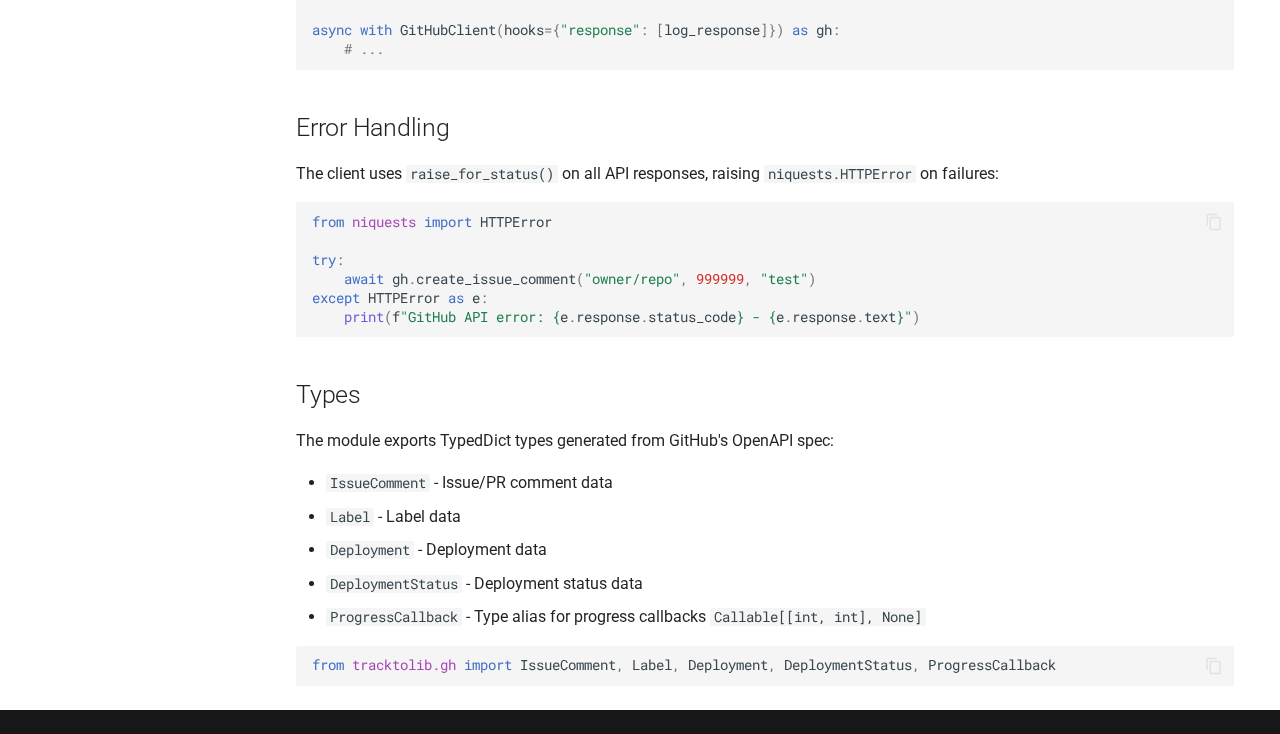
<file: modules/gh/index.html>
<!doctype html>
<html lang="en" class="no-js">
  <head>
    
      <meta charset="utf-8">
      <meta name="viewport" content="width=device-width,initial-scale=1">
      
        <meta name="description" content="Tracktor Swiss-knife Utility library for Python.">
      
      
        <meta name="author" content="Tracktor">
      
      
        <link rel="canonical" href="https://tracktor.github.io/tracktolib/modules/gh/">
      
      
      
      
        
      
      
      <link rel="icon" href="../../assets/images/favicon.png">
      <meta name="generator" content="mkdocs-1.6.1, mkdocs-material-9.7.1">
    
    
      
        <title>GitHub - Tracktolib</title>
      
    
    
      <link rel="stylesheet" href="../../assets/stylesheets/main.484c7ddc.min.css">
      
        
        <link rel="stylesheet" href="../../assets/stylesheets/palette.ab4e12ef.min.css">
      
      


    
    
      
    
    
      
        
        
        <link rel="preconnect" href="https://fonts.gstatic.com" crossorigin>
        <link rel="stylesheet" href="https://fonts.googleapis.com/css?family=Roboto:300,300i,400,400i,700,700i%7CRoboto+Mono:400,400i,700,700i&display=fallback">
        <style>:root{--md-text-font:"Roboto";--md-code-font:"Roboto Mono"}</style>
      
    
    
      <link rel="stylesheet" href="../../stylesheets/extra.css">
    
    <script>__md_scope=new URL("../..",location),__md_hash=e=>[...e].reduce(((e,_)=>(e<<5)-e+_.charCodeAt(0)),0),__md_get=(e,_=localStorage,t=__md_scope)=>JSON.parse(_.getItem(t.pathname+"."+e)),__md_set=(e,_,t=localStorage,a=__md_scope)=>{try{t.setItem(a.pathname+"."+e,JSON.stringify(_))}catch(e){}}</script>
    
      

    
    
  </head>
  
  
    
    
      
    
    
    
    
    <body dir="ltr" data-md-color-scheme="default" data-md-color-primary="custom" data-md-color-accent="teal">
  
    
    <input class="md-toggle" data-md-toggle="drawer" type="checkbox" id="__drawer" autocomplete="off">
    <input class="md-toggle" data-md-toggle="search" type="checkbox" id="__search" autocomplete="off">
    <label class="md-overlay" for="__drawer"></label>
    <div data-md-component="skip">
      
        
        <a href="#github" class="md-skip">
          Skip to content
        </a>
      
    </div>
    <div data-md-component="announce">
      
    </div>
    
    
      

  

<header class="md-header md-header--shadow" data-md-component="header">
  <nav class="md-header__inner md-grid" aria-label="Header">
    <a href="../.." title="Tracktolib" class="md-header__button md-logo" aria-label="Tracktolib" data-md-component="logo">
      
  
  <svg xmlns="http://www.w3.org/2000/svg" viewBox="0 0 24 24"><path d="M12 8a3 3 0 0 0 3-3 3 3 0 0 0-3-3 3 3 0 0 0-3 3 3 3 0 0 0 3 3m0 3.54C9.64 9.35 6.5 8 3 8v11c3.5 0 6.64 1.35 9 3.54 2.36-2.19 5.5-3.54 9-3.54V8c-3.5 0-6.64 1.35-9 3.54"/></svg>

    </a>
    <label class="md-header__button md-icon" for="__drawer">
      
      <svg xmlns="http://www.w3.org/2000/svg" viewBox="0 0 24 24"><path d="M3 6h18v2H3zm0 5h18v2H3zm0 5h18v2H3z"/></svg>
    </label>
    <div class="md-header__title" data-md-component="header-title">
      <div class="md-header__ellipsis">
        <div class="md-header__topic">
          <span class="md-ellipsis">
            Tracktolib
          </span>
        </div>
        <div class="md-header__topic" data-md-component="header-topic">
          <span class="md-ellipsis">
            
              GitHub
            
          </span>
        </div>
      </div>
    </div>
    
      
        <form class="md-header__option" data-md-component="palette">
  
    
    
    
    <input class="md-option" data-md-color-media="(prefers-color-scheme: light)" data-md-color-scheme="default" data-md-color-primary="custom" data-md-color-accent="teal"  aria-label="Switch to dark mode"  type="radio" name="__palette" id="__palette_0">
    
      <label class="md-header__button md-icon" title="Switch to dark mode" for="__palette_1" hidden>
        <svg xmlns="http://www.w3.org/2000/svg" viewBox="0 0 24 24"><path d="M12 8a4 4 0 0 0-4 4 4 4 0 0 0 4 4 4 4 0 0 0 4-4 4 4 0 0 0-4-4m0 10a6 6 0 0 1-6-6 6 6 0 0 1 6-6 6 6 0 0 1 6 6 6 6 0 0 1-6 6m8-9.31V4h-4.69L12 .69 8.69 4H4v4.69L.69 12 4 15.31V20h4.69L12 23.31 15.31 20H20v-4.69L23.31 12z"/></svg>
      </label>
    
  
    
    
    
    <input class="md-option" data-md-color-media="(prefers-color-scheme: dark)" data-md-color-scheme="slate" data-md-color-primary="custom" data-md-color-accent="teal"  aria-label="Switch to light mode"  type="radio" name="__palette" id="__palette_1">
    
      <label class="md-header__button md-icon" title="Switch to light mode" for="__palette_0" hidden>
        <svg xmlns="http://www.w3.org/2000/svg" viewBox="0 0 24 24"><path d="M12 18c-.89 0-1.74-.2-2.5-.55C11.56 16.5 13 14.42 13 12s-1.44-4.5-3.5-5.45C10.26 6.2 11.11 6 12 6a6 6 0 0 1 6 6 6 6 0 0 1-6 6m8-9.31V4h-4.69L12 .69 8.69 4H4v4.69L.69 12 4 15.31V20h4.69L12 23.31 15.31 20H20v-4.69L23.31 12z"/></svg>
      </label>
    
  
</form>
      
    
    
      <script>var palette=__md_get("__palette");if(palette&&palette.color){if("(prefers-color-scheme)"===palette.color.media){var media=matchMedia("(prefers-color-scheme: light)"),input=document.querySelector(media.matches?"[data-md-color-media='(prefers-color-scheme: light)']":"[data-md-color-media='(prefers-color-scheme: dark)']");palette.color.media=input.getAttribute("data-md-color-media"),palette.color.scheme=input.getAttribute("data-md-color-scheme"),palette.color.primary=input.getAttribute("data-md-color-primary"),palette.color.accent=input.getAttribute("data-md-color-accent")}for(var[key,value]of Object.entries(palette.color))document.body.setAttribute("data-md-color-"+key,value)}</script>
    
    
    
      
      
        <label class="md-header__button md-icon" for="__search">
          
          <svg xmlns="http://www.w3.org/2000/svg" viewBox="0 0 24 24"><path d="M9.5 3A6.5 6.5 0 0 1 16 9.5c0 1.61-.59 3.09-1.56 4.23l.27.27h.79l5 5-1.5 1.5-5-5v-.79l-.27-.27A6.52 6.52 0 0 1 9.5 16 6.5 6.5 0 0 1 3 9.5 6.5 6.5 0 0 1 9.5 3m0 2C7 5 5 7 5 9.5S7 14 9.5 14 14 12 14 9.5 12 5 9.5 5"/></svg>
        </label>
        <div class="md-search" data-md-component="search" role="dialog">
  <label class="md-search__overlay" for="__search"></label>
  <div class="md-search__inner" role="search">
    <form class="md-search__form" name="search">
      <input type="text" class="md-search__input" name="query" aria-label="Search" placeholder="Search" autocapitalize="off" autocorrect="off" autocomplete="off" spellcheck="false" data-md-component="search-query" required>
      <label class="md-search__icon md-icon" for="__search">
        
        <svg xmlns="http://www.w3.org/2000/svg" viewBox="0 0 24 24"><path d="M9.5 3A6.5 6.5 0 0 1 16 9.5c0 1.61-.59 3.09-1.56 4.23l.27.27h.79l5 5-1.5 1.5-5-5v-.79l-.27-.27A6.52 6.52 0 0 1 9.5 16 6.5 6.5 0 0 1 3 9.5 6.5 6.5 0 0 1 9.5 3m0 2C7 5 5 7 5 9.5S7 14 9.5 14 14 12 14 9.5 12 5 9.5 5"/></svg>
        
        <svg xmlns="http://www.w3.org/2000/svg" viewBox="0 0 24 24"><path d="M20 11v2H8l5.5 5.5-1.42 1.42L4.16 12l7.92-7.92L13.5 5.5 8 11z"/></svg>
      </label>
      <nav class="md-search__options" aria-label="Search">
        
        <button type="reset" class="md-search__icon md-icon" title="Clear" aria-label="Clear" tabindex="-1">
          
          <svg xmlns="http://www.w3.org/2000/svg" viewBox="0 0 24 24"><path d="M19 6.41 17.59 5 12 10.59 6.41 5 5 6.41 10.59 12 5 17.59 6.41 19 12 13.41 17.59 19 19 17.59 13.41 12z"/></svg>
        </button>
      </nav>
      
        <div class="md-search__suggest" data-md-component="search-suggest"></div>
      
    </form>
    <div class="md-search__output">
      <div class="md-search__scrollwrap" tabindex="0" data-md-scrollfix>
        <div class="md-search-result" data-md-component="search-result">
          <div class="md-search-result__meta">
            Initializing search
          </div>
          <ol class="md-search-result__list" role="presentation"></ol>
        </div>
      </div>
    </div>
  </div>
</div>
      
    
    
      <div class="md-header__source">
        <a href="https://github.com/Tracktor/tracktolib" title="Go to repository" class="md-source" data-md-component="source">
  <div class="md-source__icon md-icon">
    
    <svg xmlns="http://www.w3.org/2000/svg" viewBox="0 0 448 512"><!--! Font Awesome Free 7.1.0 by @fontawesome - https://fontawesome.com License - https://fontawesome.com/license/free (Icons: CC BY 4.0, Fonts: SIL OFL 1.1, Code: MIT License) Copyright 2025 Fonticons, Inc.--><path d="M439.6 236.1 244 40.5c-5.4-5.5-12.8-8.5-20.4-8.5s-15 3-20.4 8.4L162.5 81l51.5 51.5c27.1-9.1 52.7 16.8 43.4 43.7l49.7 49.7c34.2-11.8 61.2 31 35.5 56.7-26.5 26.5-70.2-2.9-56-37.3L240.3 199v121.9c25.3 12.5 22.3 41.8 9.1 55-6.4 6.4-15.2 10.1-24.3 10.1s-17.8-3.6-24.3-10.1c-17.6-17.6-11.1-46.9 11.2-56v-123c-20.8-8.5-24.6-30.7-18.6-45L142.6 101 8.5 235.1C3 240.6 0 247.9 0 255.5s3 15 8.5 20.4l195.6 195.7c5.4 5.4 12.7 8.4 20.4 8.4s15-3 20.4-8.4l194.7-194.7c5.4-5.4 8.4-12.8 8.4-20.4s-3-15-8.4-20.4"/></svg>
  </div>
  <div class="md-source__repository">
    Tracktor/tracktolib
  </div>
</a>
      </div>
    
  </nav>
  
</header>
    
    <div class="md-container" data-md-component="container">
      
      
        
          
        
      
      <main class="md-main" data-md-component="main">
        <div class="md-main__inner md-grid">
          
            
              
              <div class="md-sidebar md-sidebar--primary" data-md-component="sidebar" data-md-type="navigation" >
                <div class="md-sidebar__scrollwrap">
                  <div class="md-sidebar__inner">
                    



  

<nav class="md-nav md-nav--primary md-nav--integrated" aria-label="Navigation" data-md-level="0">
  <label class="md-nav__title" for="__drawer">
    <a href="../.." title="Tracktolib" class="md-nav__button md-logo" aria-label="Tracktolib" data-md-component="logo">
      
  
  <svg xmlns="http://www.w3.org/2000/svg" viewBox="0 0 24 24"><path d="M12 8a3 3 0 0 0 3-3 3 3 0 0 0-3-3 3 3 0 0 0-3 3 3 3 0 0 0 3 3m0 3.54C9.64 9.35 6.5 8 3 8v11c3.5 0 6.64 1.35 9 3.54 2.36-2.19 5.5-3.54 9-3.54V8c-3.5 0-6.64 1.35-9 3.54"/></svg>

    </a>
    Tracktolib
  </label>
  
    <div class="md-nav__source">
      <a href="https://github.com/Tracktor/tracktolib" title="Go to repository" class="md-source" data-md-component="source">
  <div class="md-source__icon md-icon">
    
    <svg xmlns="http://www.w3.org/2000/svg" viewBox="0 0 448 512"><!--! Font Awesome Free 7.1.0 by @fontawesome - https://fontawesome.com License - https://fontawesome.com/license/free (Icons: CC BY 4.0, Fonts: SIL OFL 1.1, Code: MIT License) Copyright 2025 Fonticons, Inc.--><path d="M439.6 236.1 244 40.5c-5.4-5.5-12.8-8.5-20.4-8.5s-15 3-20.4 8.4L162.5 81l51.5 51.5c27.1-9.1 52.7 16.8 43.4 43.7l49.7 49.7c34.2-11.8 61.2 31 35.5 56.7-26.5 26.5-70.2-2.9-56-37.3L240.3 199v121.9c25.3 12.5 22.3 41.8 9.1 55-6.4 6.4-15.2 10.1-24.3 10.1s-17.8-3.6-24.3-10.1c-17.6-17.6-11.1-46.9 11.2-56v-123c-20.8-8.5-24.6-30.7-18.6-45L142.6 101 8.5 235.1C3 240.6 0 247.9 0 255.5s3 15 8.5 20.4l195.6 195.7c5.4 5.4 12.7 8.4 20.4 8.4s15-3 20.4-8.4l194.7-194.7c5.4-5.4 8.4-12.8 8.4-20.4s-3-15-8.4-20.4"/></svg>
  </div>
  <div class="md-source__repository">
    Tracktor/tracktolib
  </div>
</a>
    </div>
  
  <ul class="md-nav__list" data-md-scrollfix>
    
      
      
  
  
  
  
    <li class="md-nav__item">
      <a href="../.." class="md-nav__link">
        
  
  
  <span class="md-ellipsis">
    
  
    Introduction
  

    
  </span>
  
  

      </a>
    </li>
  

    
      
      
  
  
  
  
    
    
    
    
      
        
        
      
    
    
    <li class="md-nav__item md-nav__item--section md-nav__item--nested">
      
        
        
          
        
        <input class="md-nav__toggle md-toggle md-toggle--indeterminate" type="checkbox" id="__nav_2" >
        
          
          <label class="md-nav__link" for="__nav_2" id="__nav_2_label" tabindex="">
            
  
  
  <span class="md-ellipsis">
    
  
    Modules
  

    
  </span>
  
  

            <span class="md-nav__icon md-icon"></span>
          </label>
        
        <nav class="md-nav" data-md-level="1" aria-labelledby="__nav_2_label" aria-expanded="false">
          <label class="md-nav__title" for="__nav_2">
            <span class="md-nav__icon md-icon"></span>
            
  
    Modules
  

          </label>
          <ul class="md-nav__list" data-md-scrollfix>
            
              
                
  
  
  
  
    <li class="md-nav__item">
      <a href="../" class="md-nav__link">
        
  
  
  <span class="md-ellipsis">
    
  
    Overview
  

    
  </span>
  
  

      </a>
    </li>
  

              
            
              
                
  
  
  
  
    <li class="md-nav__item">
      <a href="../logs/" class="md-nav__link">
        
  
  
  <span class="md-ellipsis">
    
  
    Logs
  

    
  </span>
  
  

      </a>
    </li>
  

              
            
              
                
  
  
  
  
    <li class="md-nav__item">
      <a href="../pg/" class="md-nav__link">
        
  
  
  <span class="md-ellipsis">
    
  
    PostgreSQL (Async)
  

    
  </span>
  
  

      </a>
    </li>
  

              
            
              
                
  
  
  
  
    <li class="md-nav__item">
      <a href="../pg-sync/" class="md-nav__link">
        
  
  
  <span class="md-ellipsis">
    
  
    PostgreSQL (Sync)
  

    
  </span>
  
  

      </a>
    </li>
  

              
            
              
                
  
  
  
  
    <li class="md-nav__item">
      <a href="../s3/" class="md-nav__link">
        
  
  
  <span class="md-ellipsis">
    
  
    S3 (Async)
  

    
  </span>
  
  

      </a>
    </li>
  

              
            
              
                
  
  
  
  
    <li class="md-nav__item">
      <a href="../s3-minio/" class="md-nav__link">
        
  
  
  <span class="md-ellipsis">
    
  
    S3 (MinIO)
  

    
  </span>
  
  

      </a>
    </li>
  

              
            
              
                
  
  
  
  
    <li class="md-nav__item">
      <a href="../s3-niquests/" class="md-nav__link">
        
  
  
  <span class="md-ellipsis">
    
  
    S3 (Niquests)
  

    
  </span>
  
  

      </a>
    </li>
  

              
            
              
                
  
  
  
  
    <li class="md-nav__item">
      <a href="../api/" class="md-nav__link">
        
  
  
  <span class="md-ellipsis">
    
  
    API (FastAPI)
  

    
  </span>
  
  

      </a>
    </li>
  

              
            
              
                
  
  
  
  
    <li class="md-nav__item">
      <a href="../http/" class="md-nav__link">
        
  
  
  <span class="md-ellipsis">
    
  
    HTTP (Deprecated)
  

    
  </span>
  
  

      </a>
    </li>
  

              
            
              
                
  
  
  
  
    <li class="md-nav__item">
      <a href="../notion/" class="md-nav__link">
        
  
  
  <span class="md-ellipsis">
    
  
    Notion
  

    
  </span>
  
  

      </a>
    </li>
  

              
            
              
                
  
  
  
  
    <li class="md-nav__item">
      <a href="../tests/" class="md-nav__link">
        
  
  
  <span class="md-ellipsis">
    
  
    Tests
  

    
  </span>
  
  

      </a>
    </li>
  

              
            
          </ul>
        </nav>
      
    </li>
  

    
  </ul>
</nav>
                  </div>
                </div>
              </div>
            
            
          
          
            <div class="md-content" data-md-component="content">
              
              <article class="md-content__inner md-typeset">
                
                  


  
  


<h1 id="github">GitHub</h1>
<p>GitHub API helpers using <a href="https://github.com/jawah/niquests">niquests</a>.</p>
<h2 id="installation">Installation</h2>
<div class="highlight"><pre><span></span><code><a id="__codelineno-0-1" name="__codelineno-0-1" href="#__codelineno-0-1"></a>uv<span class="w"> </span>add<span class="w"> </span>tracktolib<span class="o">[</span>gh<span class="o">]</span>
</code></pre></div>
<h2 id="dependencies">Dependencies</h2>
<ul>
<li><a href="https://github.com/jawah/niquests">niquests</a> - Modern HTTP client with HTTP/3 support</li>
</ul>
<h2 id="overview">Overview</h2>
<p>This module provides an async client for the <a href="https://docs.github.com/en/rest">GitHub REST API</a>:</p>
<ul>
<li>Issue and PR comment management (create, delete, idempotent operations)</li>
<li>Label management (add, remove, list)</li>
<li>Deployment status management (list, mark inactive)</li>
</ul>
<h2 id="authentication">Authentication</h2>
<p>The client uses the <code>GITHUB_TOKEN</code> environment variable by default:</p>
<div class="highlight"><pre><span></span><code><a id="__codelineno-1-1" name="__codelineno-1-1" href="#__codelineno-1-1"></a><span class="kn">from</span><span class="w"> </span><span class="nn">tracktolib.gh</span><span class="w"> </span><span class="kn">import</span> <span class="n">GitHubClient</span>
<a id="__codelineno-1-2" name="__codelineno-1-2" href="#__codelineno-1-2"></a>
<a id="__codelineno-1-3" name="__codelineno-1-3" href="#__codelineno-1-3"></a><span class="k">async</span> <span class="k">with</span> <span class="n">GitHubClient</span><span class="p">()</span> <span class="k">as</span> <span class="n">gh</span><span class="p">:</span>
<a id="__codelineno-1-4" name="__codelineno-1-4" href="#__codelineno-1-4"></a>    <span class="c1"># ... use client</span>
</code></pre></div>
<p>Or pass a token explicitly:</p>
<div class="highlight"><pre><span></span><code><a id="__codelineno-2-1" name="__codelineno-2-1" href="#__codelineno-2-1"></a><span class="k">async</span> <span class="k">with</span> <span class="n">GitHubClient</span><span class="p">(</span><span class="n">token</span><span class="o">=</span><span class="s2">&quot;ghp_xxx&quot;</span><span class="p">)</span> <span class="k">as</span> <span class="n">gh</span><span class="p">:</span>
<a id="__codelineno-2-2" name="__codelineno-2-2" href="#__codelineno-2-2"></a>    <span class="c1"># ... use client</span>
</code></pre></div>
<h2 id="issue-comments">Issue Comments</h2>
<h3 id="get_issue_commentsrepository-issue_number-listissuecomment"><code>get_issue_comments(repository, issue_number) -&gt; list[IssueComment]</code></h3>
<p>Get all comments on an issue or PR.</p>
<div class="highlight"><pre><span></span><code><a id="__codelineno-3-1" name="__codelineno-3-1" href="#__codelineno-3-1"></a><span class="n">comments</span> <span class="o">=</span> <span class="k">await</span> <span class="n">gh</span><span class="o">.</span><span class="n">get_issue_comments</span><span class="p">(</span><span class="s2">&quot;owner/repo&quot;</span><span class="p">,</span> <span class="mi">123</span><span class="p">)</span>
<a id="__codelineno-3-2" name="__codelineno-3-2" href="#__codelineno-3-2"></a><span class="k">for</span> <span class="n">c</span> <span class="ow">in</span> <span class="n">comments</span><span class="p">:</span>
<a id="__codelineno-3-3" name="__codelineno-3-3" href="#__codelineno-3-3"></a>    <span class="nb">print</span><span class="p">(</span><span class="sa">f</span><span class="s2">&quot;</span><span class="si">{</span><span class="n">c</span><span class="p">[</span><span class="s1">&#39;user&#39;</span><span class="p">][</span><span class="s1">&#39;login&#39;</span><span class="p">]</span><span class="si">}</span><span class="s2">: </span><span class="si">{</span><span class="n">c</span><span class="p">[</span><span class="s1">&#39;body&#39;</span><span class="p">]</span><span class="si">}</span><span class="s2">&quot;</span><span class="p">)</span>
</code></pre></div>
<h3 id="create_issue_commentrepository-issue_number-body-issuecomment"><code>create_issue_comment(repository, issue_number, body) -&gt; IssueComment</code></h3>
<p>Create a comment on an issue or PR.</p>
<div class="highlight"><pre><span></span><code><a id="__codelineno-4-1" name="__codelineno-4-1" href="#__codelineno-4-1"></a><span class="n">comment</span> <span class="o">=</span> <span class="k">await</span> <span class="n">gh</span><span class="o">.</span><span class="n">create_issue_comment</span><span class="p">(</span><span class="s2">&quot;owner/repo&quot;</span><span class="p">,</span> <span class="mi">123</span><span class="p">,</span> <span class="s2">&quot;Hello from bot!&quot;</span><span class="p">)</span>
<a id="__codelineno-4-2" name="__codelineno-4-2" href="#__codelineno-4-2"></a><span class="nb">print</span><span class="p">(</span><span class="sa">f</span><span class="s2">&quot;Created comment </span><span class="si">{</span><span class="n">comment</span><span class="p">[</span><span class="s1">&#39;id&#39;</span><span class="p">]</span><span class="si">}</span><span class="s2">&quot;</span><span class="p">)</span>
</code></pre></div>
<h3 id="delete_issue_commentrepository-comment_id-none"><code>delete_issue_comment(repository, comment_id) -&gt; None</code></h3>
<p>Delete a comment by ID.</p>
<div class="highlight"><pre><span></span><code><a id="__codelineno-5-1" name="__codelineno-5-1" href="#__codelineno-5-1"></a><span class="k">await</span> <span class="n">gh</span><span class="o">.</span><span class="n">delete_issue_comment</span><span class="p">(</span><span class="s2">&quot;owner/repo&quot;</span><span class="p">,</span> <span class="mi">12345678</span><span class="p">)</span>
</code></pre></div>
<h3 id="find_comments_with_markerrepository-issue_number-marker-listint"><code>find_comments_with_marker(repository, issue_number, marker) -&gt; list[int]</code></h3>
<p>Find comment IDs containing a specific marker string.</p>
<div class="highlight"><pre><span></span><code><a id="__codelineno-6-1" name="__codelineno-6-1" href="#__codelineno-6-1"></a><span class="c1"># Find all bot comments</span>
<a id="__codelineno-6-2" name="__codelineno-6-2" href="#__codelineno-6-2"></a><span class="n">ids</span> <span class="o">=</span> <span class="k">await</span> <span class="n">gh</span><span class="o">.</span><span class="n">find_comments_with_marker</span><span class="p">(</span><span class="s2">&quot;owner/repo&quot;</span><span class="p">,</span> <span class="mi">123</span><span class="p">,</span> <span class="s2">&quot;&lt;!-- my-bot --&gt;&quot;</span><span class="p">)</span>
</code></pre></div>
<h3 id="delete_comments_with_markerrepository-issue_number-marker-on_progress-int"><code>delete_comments_with_marker(repository, issue_number, marker, *, on_progress) -&gt; int</code></h3>
<p>Delete all comments containing a specific marker. Returns the count of deleted comments.</p>
<div class="highlight"><pre><span></span><code><a id="__codelineno-7-1" name="__codelineno-7-1" href="#__codelineno-7-1"></a><span class="n">deleted</span> <span class="o">=</span> <span class="k">await</span> <span class="n">gh</span><span class="o">.</span><span class="n">delete_comments_with_marker</span><span class="p">(</span>
<a id="__codelineno-7-2" name="__codelineno-7-2" href="#__codelineno-7-2"></a>    <span class="s2">&quot;owner/repo&quot;</span><span class="p">,</span> <span class="mi">123</span><span class="p">,</span> <span class="s2">&quot;&lt;!-- preview-bot --&gt;&quot;</span><span class="p">,</span>
<a id="__codelineno-7-3" name="__codelineno-7-3" href="#__codelineno-7-3"></a>    <span class="n">on_progress</span><span class="o">=</span><span class="k">lambda</span> <span class="n">i</span><span class="p">,</span> <span class="n">total</span><span class="p">:</span> <span class="nb">print</span><span class="p">(</span><span class="sa">f</span><span class="s2">&quot;Deleted </span><span class="si">{</span><span class="n">i</span><span class="si">}</span><span class="s2">/</span><span class="si">{</span><span class="n">total</span><span class="si">}</span><span class="s2">&quot;</span><span class="p">)</span>
<a id="__codelineno-7-4" name="__codelineno-7-4" href="#__codelineno-7-4"></a><span class="p">)</span>
<a id="__codelineno-7-5" name="__codelineno-7-5" href="#__codelineno-7-5"></a><span class="nb">print</span><span class="p">(</span><span class="sa">f</span><span class="s2">&quot;Removed </span><span class="si">{</span><span class="n">deleted</span><span class="si">}</span><span class="s2"> old bot comments&quot;</span><span class="p">)</span>
</code></pre></div>
<h3 id="create_idempotent_commentrepository-issue_number-body-marker-issuecomment-none"><code>create_idempotent_comment(repository, issue_number, body, marker) -&gt; IssueComment | None</code></h3>
<p>Create a comment only if one with the marker doesn't already exist. Returns the created comment, or <code>None</code> if skipped.</p>
<div class="highlight"><pre><span></span><code><a id="__codelineno-8-1" name="__codelineno-8-1" href="#__codelineno-8-1"></a><span class="c1"># Only post once per PR</span>
<a id="__codelineno-8-2" name="__codelineno-8-2" href="#__codelineno-8-2"></a><span class="n">body</span> <span class="o">=</span> <span class="s2">&quot;&lt;!-- ci-status --&gt;</span><span class="se">\n</span><span class="s2">## Build Status</span><span class="se">\n</span><span class="s2">...&quot;</span>
<a id="__codelineno-8-3" name="__codelineno-8-3" href="#__codelineno-8-3"></a><span class="n">comment</span> <span class="o">=</span> <span class="k">await</span> <span class="n">gh</span><span class="o">.</span><span class="n">create_idempotent_comment</span><span class="p">(</span><span class="s2">&quot;owner/repo&quot;</span><span class="p">,</span> <span class="mi">123</span><span class="p">,</span> <span class="n">body</span><span class="p">,</span> <span class="s2">&quot;&lt;!-- ci-status --&gt;&quot;</span><span class="p">)</span>
<a id="__codelineno-8-4" name="__codelineno-8-4" href="#__codelineno-8-4"></a><span class="k">if</span> <span class="n">comment</span><span class="p">:</span>
<a id="__codelineno-8-5" name="__codelineno-8-5" href="#__codelineno-8-5"></a>    <span class="nb">print</span><span class="p">(</span><span class="s2">&quot;Posted new status comment&quot;</span><span class="p">)</span>
<a id="__codelineno-8-6" name="__codelineno-8-6" href="#__codelineno-8-6"></a><span class="k">else</span><span class="p">:</span>
<a id="__codelineno-8-7" name="__codelineno-8-7" href="#__codelineno-8-7"></a>    <span class="nb">print</span><span class="p">(</span><span class="s2">&quot;Status comment already exists&quot;</span><span class="p">)</span>
</code></pre></div>
<h2 id="labels">Labels</h2>
<h3 id="get_issue_labelsrepository-issue_number-listlabel"><code>get_issue_labels(repository, issue_number) -&gt; list[Label]</code></h3>
<p>Get all labels on an issue or PR.</p>
<div class="highlight"><pre><span></span><code><a id="__codelineno-9-1" name="__codelineno-9-1" href="#__codelineno-9-1"></a><span class="n">labels</span> <span class="o">=</span> <span class="k">await</span> <span class="n">gh</span><span class="o">.</span><span class="n">get_issue_labels</span><span class="p">(</span><span class="s2">&quot;owner/repo&quot;</span><span class="p">,</span> <span class="mi">123</span><span class="p">)</span>
<a id="__codelineno-9-2" name="__codelineno-9-2" href="#__codelineno-9-2"></a><span class="nb">print</span><span class="p">([</span><span class="n">l</span><span class="p">[</span><span class="s2">&quot;name&quot;</span><span class="p">]</span> <span class="k">for</span> <span class="n">l</span> <span class="ow">in</span> <span class="n">labels</span><span class="p">])</span>
</code></pre></div>
<h3 id="add_labelsrepository-issue_number-labels-listlabel"><code>add_labels(repository, issue_number, labels) -&gt; list[Label]</code></h3>
<p>Add labels to an issue or PR.</p>
<div class="highlight"><pre><span></span><code><a id="__codelineno-10-1" name="__codelineno-10-1" href="#__codelineno-10-1"></a><span class="k">await</span> <span class="n">gh</span><span class="o">.</span><span class="n">add_labels</span><span class="p">(</span><span class="s2">&quot;owner/repo&quot;</span><span class="p">,</span> <span class="mi">123</span><span class="p">,</span> <span class="p">[</span><span class="s2">&quot;bug&quot;</span><span class="p">,</span> <span class="s2">&quot;priority:high&quot;</span><span class="p">])</span>
</code></pre></div>
<h3 id="remove_labelrepository-issue_number-label-bool"><code>remove_label(repository, issue_number, label) -&gt; bool</code></h3>
<p>Remove a label from an issue or PR. Returns <code>True</code> if removed, <code>False</code> if not found.</p>
<div class="highlight"><pre><span></span><code><a id="__codelineno-11-1" name="__codelineno-11-1" href="#__codelineno-11-1"></a><span class="k">if</span> <span class="k">await</span> <span class="n">gh</span><span class="o">.</span><span class="n">remove_label</span><span class="p">(</span><span class="s2">&quot;owner/repo&quot;</span><span class="p">,</span> <span class="mi">123</span><span class="p">,</span> <span class="s2">&quot;needs-review&quot;</span><span class="p">):</span>
<a id="__codelineno-11-2" name="__codelineno-11-2" href="#__codelineno-11-2"></a>    <span class="nb">print</span><span class="p">(</span><span class="s2">&quot;Label removed&quot;</span><span class="p">)</span>
</code></pre></div>
<h2 id="deployments">Deployments</h2>
<h3 id="get_deploymentsrepository-environment-listdeployment"><code>get_deployments(repository, *, environment) -&gt; list[Deployment]</code></h3>
<p>Get deployments, optionally filtered by environment.</p>
<div class="highlight"><pre><span></span><code><a id="__codelineno-12-1" name="__codelineno-12-1" href="#__codelineno-12-1"></a><span class="c1"># All deployments</span>
<a id="__codelineno-12-2" name="__codelineno-12-2" href="#__codelineno-12-2"></a><span class="n">deploys</span> <span class="o">=</span> <span class="k">await</span> <span class="n">gh</span><span class="o">.</span><span class="n">get_deployments</span><span class="p">(</span><span class="s2">&quot;owner/repo&quot;</span><span class="p">)</span>
<a id="__codelineno-12-3" name="__codelineno-12-3" href="#__codelineno-12-3"></a>
<a id="__codelineno-12-4" name="__codelineno-12-4" href="#__codelineno-12-4"></a><span class="c1"># Filter by environment</span>
<a id="__codelineno-12-5" name="__codelineno-12-5" href="#__codelineno-12-5"></a><span class="n">preview_deploys</span> <span class="o">=</span> <span class="k">await</span> <span class="n">gh</span><span class="o">.</span><span class="n">get_deployments</span><span class="p">(</span><span class="s2">&quot;owner/repo&quot;</span><span class="p">,</span> <span class="n">environment</span><span class="o">=</span><span class="s2">&quot;preview-123&quot;</span><span class="p">)</span>
</code></pre></div>
<h3 id="get_deployment_statusesrepository-deployment_id-listdeploymentstatus"><code>get_deployment_statuses(repository, deployment_id) -&gt; list[DeploymentStatus]</code></h3>
<p>Get all statuses for a deployment, most recent first.</p>
<div class="highlight"><pre><span></span><code><a id="__codelineno-13-1" name="__codelineno-13-1" href="#__codelineno-13-1"></a><span class="n">statuses</span> <span class="o">=</span> <span class="k">await</span> <span class="n">gh</span><span class="o">.</span><span class="n">get_deployment_statuses</span><span class="p">(</span><span class="s2">&quot;owner/repo&quot;</span><span class="p">,</span> <span class="mi">123456</span><span class="p">)</span>
<a id="__codelineno-13-2" name="__codelineno-13-2" href="#__codelineno-13-2"></a><span class="k">for</span> <span class="n">status</span> <span class="ow">in</span> <span class="n">statuses</span><span class="p">:</span>
<a id="__codelineno-13-3" name="__codelineno-13-3" href="#__codelineno-13-3"></a>    <span class="nb">print</span><span class="p">(</span><span class="sa">f</span><span class="s2">&quot;</span><span class="si">{</span><span class="n">status</span><span class="p">[</span><span class="s1">&#39;state&#39;</span><span class="p">]</span><span class="si">}</span><span class="s2"> at </span><span class="si">{</span><span class="n">status</span><span class="p">[</span><span class="s1">&#39;created_at&#39;</span><span class="p">]</span><span class="si">}</span><span class="s2">&quot;</span><span class="p">)</span>
</code></pre></div>
<h3 id="get_latest_deployment_statusrepository-environment-deploymentstatus-none"><code>get_latest_deployment_status(repository, environment) -&gt; DeploymentStatus | None</code></h3>
<p>Get the latest deployment status for an environment. Returns <code>None</code> if no deployments exist.</p>
<div class="highlight"><pre><span></span><code><a id="__codelineno-14-1" name="__codelineno-14-1" href="#__codelineno-14-1"></a><span class="n">status</span> <span class="o">=</span> <span class="k">await</span> <span class="n">gh</span><span class="o">.</span><span class="n">get_latest_deployment_status</span><span class="p">(</span><span class="s2">&quot;owner/repo&quot;</span><span class="p">,</span> <span class="s2">&quot;production&quot;</span><span class="p">)</span>
<a id="__codelineno-14-2" name="__codelineno-14-2" href="#__codelineno-14-2"></a><span class="k">if</span> <span class="n">status</span><span class="p">:</span>
<a id="__codelineno-14-3" name="__codelineno-14-3" href="#__codelineno-14-3"></a>    <span class="nb">print</span><span class="p">(</span><span class="sa">f</span><span class="s2">&quot;Production is </span><span class="si">{</span><span class="n">status</span><span class="p">[</span><span class="s1">&#39;state&#39;</span><span class="p">]</span><span class="si">}</span><span class="s2">&quot;</span><span class="p">)</span>
</code></pre></div>
<h3 id="create_deployment_statusrepository-deployment_id-state-description-environment_url-deploymentstatus"><code>create_deployment_status(repository, deployment_id, state, *, description, environment_url) -&gt; DeploymentStatus</code></h3>
<p>Create a deployment status. State can be: <code>error</code>, <code>failure</code>, <code>inactive</code>, <code>in_progress</code>, <code>queued</code>, <code>pending</code>, <code>success</code>.</p>
<div class="highlight"><pre><span></span><code><a id="__codelineno-15-1" name="__codelineno-15-1" href="#__codelineno-15-1"></a><span class="n">status</span> <span class="o">=</span> <span class="k">await</span> <span class="n">gh</span><span class="o">.</span><span class="n">create_deployment_status</span><span class="p">(</span>
<a id="__codelineno-15-2" name="__codelineno-15-2" href="#__codelineno-15-2"></a>    <span class="s2">&quot;owner/repo&quot;</span><span class="p">,</span>
<a id="__codelineno-15-3" name="__codelineno-15-3" href="#__codelineno-15-3"></a>    <span class="n">deployment_id</span><span class="o">=</span><span class="mi">123456</span><span class="p">,</span>
<a id="__codelineno-15-4" name="__codelineno-15-4" href="#__codelineno-15-4"></a>    <span class="n">state</span><span class="o">=</span><span class="s2">&quot;success&quot;</span><span class="p">,</span>
<a id="__codelineno-15-5" name="__codelineno-15-5" href="#__codelineno-15-5"></a>    <span class="n">description</span><span class="o">=</span><span class="s2">&quot;Deployed successfully&quot;</span><span class="p">,</span>
<a id="__codelineno-15-6" name="__codelineno-15-6" href="#__codelineno-15-6"></a>    <span class="n">environment_url</span><span class="o">=</span><span class="s2">&quot;https://preview-123.example.com&quot;</span><span class="p">,</span>
<a id="__codelineno-15-7" name="__codelineno-15-7" href="#__codelineno-15-7"></a><span class="p">)</span>
</code></pre></div>
<h3 id="mark_deployment_inactiverepository-environment-description-on_progress-int"><code>mark_deployment_inactive(repository, environment, *, description, on_progress) -&gt; int</code></h3>
<p>Mark all deployments for an environment as inactive. Returns the count of updated deployments.</p>
<div class="highlight"><pre><span></span><code><a id="__codelineno-16-1" name="__codelineno-16-1" href="#__codelineno-16-1"></a><span class="c1"># Clean up preview environment when PR is closed</span>
<a id="__codelineno-16-2" name="__codelineno-16-2" href="#__codelineno-16-2"></a><span class="n">count</span> <span class="o">=</span> <span class="k">await</span> <span class="n">gh</span><span class="o">.</span><span class="n">mark_deployment_inactive</span><span class="p">(</span>
<a id="__codelineno-16-3" name="__codelineno-16-3" href="#__codelineno-16-3"></a>    <span class="s2">&quot;owner/repo&quot;</span><span class="p">,</span>
<a id="__codelineno-16-4" name="__codelineno-16-4" href="#__codelineno-16-4"></a>    <span class="s2">&quot;preview-pr-42&quot;</span><span class="p">,</span>
<a id="__codelineno-16-5" name="__codelineno-16-5" href="#__codelineno-16-5"></a>    <span class="n">description</span><span class="o">=</span><span class="s2">&quot;PR closed&quot;</span><span class="p">,</span>
<a id="__codelineno-16-6" name="__codelineno-16-6" href="#__codelineno-16-6"></a>    <span class="n">on_progress</span><span class="o">=</span><span class="k">lambda</span> <span class="n">i</span><span class="p">,</span> <span class="n">total</span><span class="p">:</span> <span class="nb">print</span><span class="p">(</span><span class="sa">f</span><span class="s2">&quot;Deactivated </span><span class="si">{</span><span class="n">i</span><span class="si">}</span><span class="s2">/</span><span class="si">{</span><span class="n">total</span><span class="si">}</span><span class="s2">&quot;</span><span class="p">),</span>
<a id="__codelineno-16-7" name="__codelineno-16-7" href="#__codelineno-16-7"></a><span class="p">)</span>
<a id="__codelineno-16-8" name="__codelineno-16-8" href="#__codelineno-16-8"></a><span class="nb">print</span><span class="p">(</span><span class="sa">f</span><span class="s2">&quot;Marked </span><span class="si">{</span><span class="n">count</span><span class="si">}</span><span class="s2"> deployments as inactive&quot;</span><span class="p">)</span>
</code></pre></div>
<h2 id="configuration">Configuration</h2>
<h3 id="custom-base-url">Custom Base URL</h3>
<p>For GitHub Enterprise:</p>
<div class="highlight"><pre><span></span><code><a id="__codelineno-17-1" name="__codelineno-17-1" href="#__codelineno-17-1"></a><span class="k">async</span> <span class="k">with</span> <span class="n">GitHubClient</span><span class="p">(</span><span class="n">base_url</span><span class="o">=</span><span class="s2">&quot;https://github.mycompany.com/api/v3&quot;</span><span class="p">)</span> <span class="k">as</span> <span class="n">gh</span><span class="p">:</span>
<a id="__codelineno-17-2" name="__codelineno-17-2" href="#__codelineno-17-2"></a>    <span class="c1"># ...</span>
</code></pre></div>
<h3 id="retries">Retries</h3>
<p>Configure automatic retries:</p>
<div class="highlight"><pre><span></span><code><a id="__codelineno-18-1" name="__codelineno-18-1" href="#__codelineno-18-1"></a><span class="kn">from</span><span class="w"> </span><span class="nn">urllib3.util.retry</span><span class="w"> </span><span class="kn">import</span> <span class="n">Retry</span>
<a id="__codelineno-18-2" name="__codelineno-18-2" href="#__codelineno-18-2"></a>
<a id="__codelineno-18-3" name="__codelineno-18-3" href="#__codelineno-18-3"></a><span class="n">retry</span> <span class="o">=</span> <span class="n">Retry</span><span class="p">(</span><span class="n">total</span><span class="o">=</span><span class="mi">3</span><span class="p">,</span> <span class="n">backoff_factor</span><span class="o">=</span><span class="mf">0.5</span><span class="p">)</span>
<a id="__codelineno-18-4" name="__codelineno-18-4" href="#__codelineno-18-4"></a><span class="k">async</span> <span class="k">with</span> <span class="n">GitHubClient</span><span class="p">(</span><span class="n">retries</span><span class="o">=</span><span class="n">retry</span><span class="p">)</span> <span class="k">as</span> <span class="n">gh</span><span class="p">:</span>
<a id="__codelineno-18-5" name="__codelineno-18-5" href="#__codelineno-18-5"></a>    <span class="c1"># ...</span>
</code></pre></div>
<h3 id="request-hooks">Request Hooks</h3>
<p>Add custom hooks for logging or metrics:</p>
<div class="highlight"><pre><span></span><code><a id="__codelineno-19-1" name="__codelineno-19-1" href="#__codelineno-19-1"></a><span class="k">def</span><span class="w"> </span><span class="nf">log_response</span><span class="p">(</span><span class="n">response</span><span class="p">,</span> <span class="o">**</span><span class="n">kwargs</span><span class="p">):</span>
<a id="__codelineno-19-2" name="__codelineno-19-2" href="#__codelineno-19-2"></a>    <span class="nb">print</span><span class="p">(</span><span class="sa">f</span><span class="s2">&quot;</span><span class="si">{</span><span class="n">response</span><span class="o">.</span><span class="n">request</span><span class="o">.</span><span class="n">method</span><span class="si">}</span><span class="s2"> </span><span class="si">{</span><span class="n">response</span><span class="o">.</span><span class="n">url</span><span class="si">}</span><span class="s2"> -&gt; </span><span class="si">{</span><span class="n">response</span><span class="o">.</span><span class="n">status_code</span><span class="si">}</span><span class="s2">&quot;</span><span class="p">)</span>
<a id="__codelineno-19-3" name="__codelineno-19-3" href="#__codelineno-19-3"></a>
<a id="__codelineno-19-4" name="__codelineno-19-4" href="#__codelineno-19-4"></a><span class="k">async</span> <span class="k">with</span> <span class="n">GitHubClient</span><span class="p">(</span><span class="n">hooks</span><span class="o">=</span><span class="p">{</span><span class="s2">&quot;response&quot;</span><span class="p">:</span> <span class="p">[</span><span class="n">log_response</span><span class="p">]})</span> <span class="k">as</span> <span class="n">gh</span><span class="p">:</span>
<a id="__codelineno-19-5" name="__codelineno-19-5" href="#__codelineno-19-5"></a>    <span class="c1"># ...</span>
</code></pre></div>
<h2 id="error-handling">Error Handling</h2>
<p>The client uses <code>raise_for_status()</code> on all API responses, raising <code>niquests.HTTPError</code> on failures:</p>
<div class="highlight"><pre><span></span><code><a id="__codelineno-20-1" name="__codelineno-20-1" href="#__codelineno-20-1"></a><span class="kn">from</span><span class="w"> </span><span class="nn">niquests</span><span class="w"> </span><span class="kn">import</span> <span class="n">HTTPError</span>
<a id="__codelineno-20-2" name="__codelineno-20-2" href="#__codelineno-20-2"></a>
<a id="__codelineno-20-3" name="__codelineno-20-3" href="#__codelineno-20-3"></a><span class="k">try</span><span class="p">:</span>
<a id="__codelineno-20-4" name="__codelineno-20-4" href="#__codelineno-20-4"></a>    <span class="k">await</span> <span class="n">gh</span><span class="o">.</span><span class="n">create_issue_comment</span><span class="p">(</span><span class="s2">&quot;owner/repo&quot;</span><span class="p">,</span> <span class="mi">999999</span><span class="p">,</span> <span class="s2">&quot;test&quot;</span><span class="p">)</span>
<a id="__codelineno-20-5" name="__codelineno-20-5" href="#__codelineno-20-5"></a><span class="k">except</span> <span class="n">HTTPError</span> <span class="k">as</span> <span class="n">e</span><span class="p">:</span>
<a id="__codelineno-20-6" name="__codelineno-20-6" href="#__codelineno-20-6"></a>    <span class="nb">print</span><span class="p">(</span><span class="sa">f</span><span class="s2">&quot;GitHub API error: </span><span class="si">{</span><span class="n">e</span><span class="o">.</span><span class="n">response</span><span class="o">.</span><span class="n">status_code</span><span class="si">}</span><span class="s2"> - </span><span class="si">{</span><span class="n">e</span><span class="o">.</span><span class="n">response</span><span class="o">.</span><span class="n">text</span><span class="si">}</span><span class="s2">&quot;</span><span class="p">)</span>
</code></pre></div>
<h2 id="types">Types</h2>
<p>The module exports TypedDict types generated from GitHub's OpenAPI spec:</p>
<ul>
<li><code>IssueComment</code> - Issue/PR comment data</li>
<li><code>Label</code> - Label data</li>
<li><code>Deployment</code> - Deployment data</li>
<li><code>DeploymentStatus</code> - Deployment status data</li>
<li><code>ProgressCallback</code> - Type alias for progress callbacks <code>Callable[[int, int], None]</code></li>
</ul>
<div class="highlight"><pre><span></span><code><a id="__codelineno-21-1" name="__codelineno-21-1" href="#__codelineno-21-1"></a><span class="kn">from</span><span class="w"> </span><span class="nn">tracktolib.gh</span><span class="w"> </span><span class="kn">import</span> <span class="n">IssueComment</span><span class="p">,</span> <span class="n">Label</span><span class="p">,</span> <span class="n">Deployment</span><span class="p">,</span> <span class="n">DeploymentStatus</span><span class="p">,</span> <span class="n">ProgressCallback</span>
</code></pre></div>







  
  






                
              </article>
            </div>
          
          
<script>var target=document.getElementById(location.hash.slice(1));target&&target.name&&(target.checked=target.name.startsWith("__tabbed_"))</script>
        </div>
        
          <button type="button" class="md-top md-icon" data-md-component="top" hidden>
  
  <svg xmlns="http://www.w3.org/2000/svg" viewBox="0 0 24 24"><path d="M13 20h-2V8l-5.5 5.5-1.42-1.42L12 4.16l7.92 7.92-1.42 1.42L13 8z"/></svg>
  Back to top
</button>
        
      </main>
      
        <footer class="md-footer">
  
  <div class="md-footer-meta md-typeset">
    <div class="md-footer-meta__inner md-grid">
      <div class="md-copyright">
  
  
</div>
      
    </div>
  </div>
</footer>
      
    </div>
    <div class="md-dialog" data-md-component="dialog">
      <div class="md-dialog__inner md-typeset"></div>
    </div>
    
    
    
      
      
      <script id="__config" type="application/json">{"annotate": null, "base": "../..", "features": ["navigation.sections", "navigation.top", "navigation.expand", "search.suggest", "search.highlight", "content.code.copy", "toc.integrate"], "search": "../../assets/javascripts/workers/search.2c215733.min.js", "tags": null, "translations": {"clipboard.copied": "Copied to clipboard", "clipboard.copy": "Copy to clipboard", "search.result.more.one": "1 more on this page", "search.result.more.other": "# more on this page", "search.result.none": "No matching documents", "search.result.one": "1 matching document", "search.result.other": "# matching documents", "search.result.placeholder": "Type to start searching", "search.result.term.missing": "Missing", "select.version": "Select version"}, "version": null}</script>
    
    
      <script src="../../assets/javascripts/bundle.79ae519e.min.js"></script>
      
    
  </body>
</html>
</file>
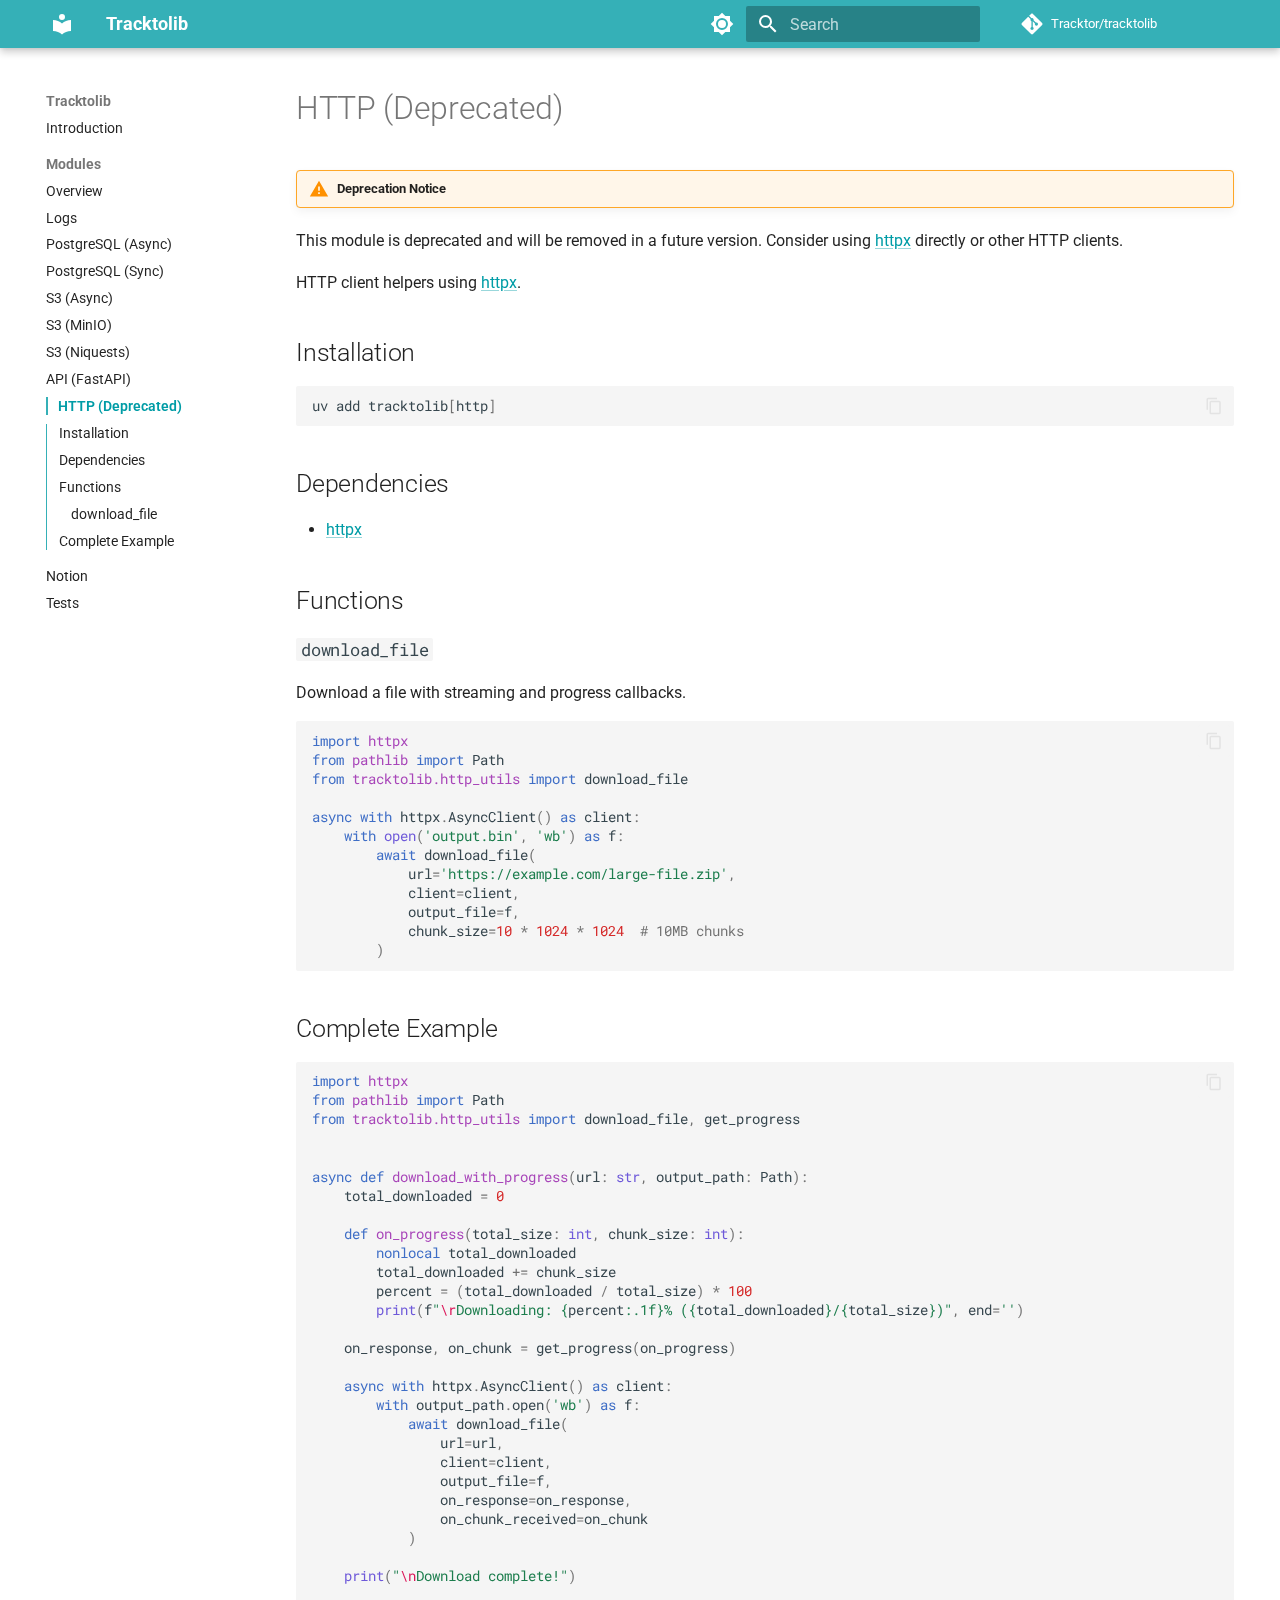
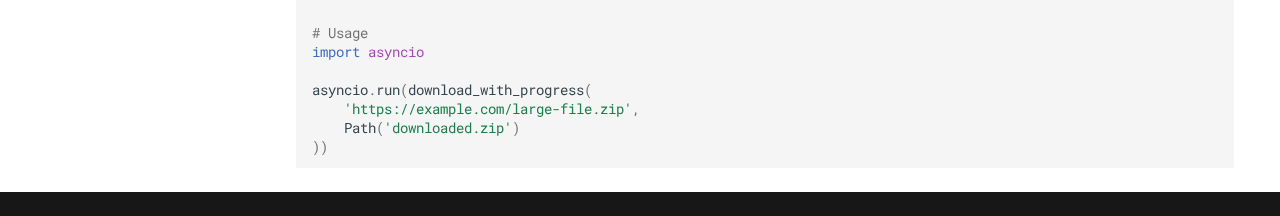
<file: modules/http/index.html>
<!doctype html>
<html lang="en" class="no-js">
  <head>
    
      <meta charset="utf-8">
      <meta name="viewport" content="width=device-width,initial-scale=1">
      
        <meta name="description" content="Tracktor Swiss-knife Utility library for Python.">
      
      
        <meta name="author" content="Tracktor">
      
      
        <link rel="canonical" href="https://tracktor.github.io/tracktolib/modules/http/">
      
      
        <link rel="prev" href="../api/">
      
      
        <link rel="next" href="../notion/">
      
      
        
      
      
      <link rel="icon" href="../../assets/images/favicon.png">
      <meta name="generator" content="mkdocs-1.6.1, mkdocs-material-9.7.1">
    
    
      
        <title>HTTP (Deprecated) - Tracktolib</title>
      
    
    
      <link rel="stylesheet" href="../../assets/stylesheets/main.484c7ddc.min.css">
      
        
        <link rel="stylesheet" href="../../assets/stylesheets/palette.ab4e12ef.min.css">
      
      


    
    
      
    
    
      
        
        
        <link rel="preconnect" href="https://fonts.gstatic.com" crossorigin>
        <link rel="stylesheet" href="https://fonts.googleapis.com/css?family=Roboto:300,300i,400,400i,700,700i%7CRoboto+Mono:400,400i,700,700i&display=fallback">
        <style>:root{--md-text-font:"Roboto";--md-code-font:"Roboto Mono"}</style>
      
    
    
      <link rel="stylesheet" href="../../stylesheets/extra.css">
    
    <script>__md_scope=new URL("../..",location),__md_hash=e=>[...e].reduce(((e,_)=>(e<<5)-e+_.charCodeAt(0)),0),__md_get=(e,_=localStorage,t=__md_scope)=>JSON.parse(_.getItem(t.pathname+"."+e)),__md_set=(e,_,t=localStorage,a=__md_scope)=>{try{t.setItem(a.pathname+"."+e,JSON.stringify(_))}catch(e){}}</script>
    
      

    
    
  </head>
  
  
    
    
      
    
    
    
    
    <body dir="ltr" data-md-color-scheme="default" data-md-color-primary="custom" data-md-color-accent="teal">
  
    
    <input class="md-toggle" data-md-toggle="drawer" type="checkbox" id="__drawer" autocomplete="off">
    <input class="md-toggle" data-md-toggle="search" type="checkbox" id="__search" autocomplete="off">
    <label class="md-overlay" for="__drawer"></label>
    <div data-md-component="skip">
      
        
        <a href="#http-deprecated" class="md-skip">
          Skip to content
        </a>
      
    </div>
    <div data-md-component="announce">
      
    </div>
    
    
      

  

<header class="md-header md-header--shadow" data-md-component="header">
  <nav class="md-header__inner md-grid" aria-label="Header">
    <a href="../.." title="Tracktolib" class="md-header__button md-logo" aria-label="Tracktolib" data-md-component="logo">
      
  
  <svg xmlns="http://www.w3.org/2000/svg" viewBox="0 0 24 24"><path d="M12 8a3 3 0 0 0 3-3 3 3 0 0 0-3-3 3 3 0 0 0-3 3 3 3 0 0 0 3 3m0 3.54C9.64 9.35 6.5 8 3 8v11c3.5 0 6.64 1.35 9 3.54 2.36-2.19 5.5-3.54 9-3.54V8c-3.5 0-6.64 1.35-9 3.54"/></svg>

    </a>
    <label class="md-header__button md-icon" for="__drawer">
      
      <svg xmlns="http://www.w3.org/2000/svg" viewBox="0 0 24 24"><path d="M3 6h18v2H3zm0 5h18v2H3zm0 5h18v2H3z"/></svg>
    </label>
    <div class="md-header__title" data-md-component="header-title">
      <div class="md-header__ellipsis">
        <div class="md-header__topic">
          <span class="md-ellipsis">
            Tracktolib
          </span>
        </div>
        <div class="md-header__topic" data-md-component="header-topic">
          <span class="md-ellipsis">
            
              HTTP (Deprecated)
            
          </span>
        </div>
      </div>
    </div>
    
      
        <form class="md-header__option" data-md-component="palette">
  
    
    
    
    <input class="md-option" data-md-color-media="(prefers-color-scheme: light)" data-md-color-scheme="default" data-md-color-primary="custom" data-md-color-accent="teal"  aria-label="Switch to dark mode"  type="radio" name="__palette" id="__palette_0">
    
      <label class="md-header__button md-icon" title="Switch to dark mode" for="__palette_1" hidden>
        <svg xmlns="http://www.w3.org/2000/svg" viewBox="0 0 24 24"><path d="M12 8a4 4 0 0 0-4 4 4 4 0 0 0 4 4 4 4 0 0 0 4-4 4 4 0 0 0-4-4m0 10a6 6 0 0 1-6-6 6 6 0 0 1 6-6 6 6 0 0 1 6 6 6 6 0 0 1-6 6m8-9.31V4h-4.69L12 .69 8.69 4H4v4.69L.69 12 4 15.31V20h4.69L12 23.31 15.31 20H20v-4.69L23.31 12z"/></svg>
      </label>
    
  
    
    
    
    <input class="md-option" data-md-color-media="(prefers-color-scheme: dark)" data-md-color-scheme="slate" data-md-color-primary="custom" data-md-color-accent="teal"  aria-label="Switch to light mode"  type="radio" name="__palette" id="__palette_1">
    
      <label class="md-header__button md-icon" title="Switch to light mode" for="__palette_0" hidden>
        <svg xmlns="http://www.w3.org/2000/svg" viewBox="0 0 24 24"><path d="M12 18c-.89 0-1.74-.2-2.5-.55C11.56 16.5 13 14.42 13 12s-1.44-4.5-3.5-5.45C10.26 6.2 11.11 6 12 6a6 6 0 0 1 6 6 6 6 0 0 1-6 6m8-9.31V4h-4.69L12 .69 8.69 4H4v4.69L.69 12 4 15.31V20h4.69L12 23.31 15.31 20H20v-4.69L23.31 12z"/></svg>
      </label>
    
  
</form>
      
    
    
      <script>var palette=__md_get("__palette");if(palette&&palette.color){if("(prefers-color-scheme)"===palette.color.media){var media=matchMedia("(prefers-color-scheme: light)"),input=document.querySelector(media.matches?"[data-md-color-media='(prefers-color-scheme: light)']":"[data-md-color-media='(prefers-color-scheme: dark)']");palette.color.media=input.getAttribute("data-md-color-media"),palette.color.scheme=input.getAttribute("data-md-color-scheme"),palette.color.primary=input.getAttribute("data-md-color-primary"),palette.color.accent=input.getAttribute("data-md-color-accent")}for(var[key,value]of Object.entries(palette.color))document.body.setAttribute("data-md-color-"+key,value)}</script>
    
    
    
      
      
        <label class="md-header__button md-icon" for="__search">
          
          <svg xmlns="http://www.w3.org/2000/svg" viewBox="0 0 24 24"><path d="M9.5 3A6.5 6.5 0 0 1 16 9.5c0 1.61-.59 3.09-1.56 4.23l.27.27h.79l5 5-1.5 1.5-5-5v-.79l-.27-.27A6.52 6.52 0 0 1 9.5 16 6.5 6.5 0 0 1 3 9.5 6.5 6.5 0 0 1 9.5 3m0 2C7 5 5 7 5 9.5S7 14 9.5 14 14 12 14 9.5 12 5 9.5 5"/></svg>
        </label>
        <div class="md-search" data-md-component="search" role="dialog">
  <label class="md-search__overlay" for="__search"></label>
  <div class="md-search__inner" role="search">
    <form class="md-search__form" name="search">
      <input type="text" class="md-search__input" name="query" aria-label="Search" placeholder="Search" autocapitalize="off" autocorrect="off" autocomplete="off" spellcheck="false" data-md-component="search-query" required>
      <label class="md-search__icon md-icon" for="__search">
        
        <svg xmlns="http://www.w3.org/2000/svg" viewBox="0 0 24 24"><path d="M9.5 3A6.5 6.5 0 0 1 16 9.5c0 1.61-.59 3.09-1.56 4.23l.27.27h.79l5 5-1.5 1.5-5-5v-.79l-.27-.27A6.52 6.52 0 0 1 9.5 16 6.5 6.5 0 0 1 3 9.5 6.5 6.5 0 0 1 9.5 3m0 2C7 5 5 7 5 9.5S7 14 9.5 14 14 12 14 9.5 12 5 9.5 5"/></svg>
        
        <svg xmlns="http://www.w3.org/2000/svg" viewBox="0 0 24 24"><path d="M20 11v2H8l5.5 5.5-1.42 1.42L4.16 12l7.92-7.92L13.5 5.5 8 11z"/></svg>
      </label>
      <nav class="md-search__options" aria-label="Search">
        
        <button type="reset" class="md-search__icon md-icon" title="Clear" aria-label="Clear" tabindex="-1">
          
          <svg xmlns="http://www.w3.org/2000/svg" viewBox="0 0 24 24"><path d="M19 6.41 17.59 5 12 10.59 6.41 5 5 6.41 10.59 12 5 17.59 6.41 19 12 13.41 17.59 19 19 17.59 13.41 12z"/></svg>
        </button>
      </nav>
      
        <div class="md-search__suggest" data-md-component="search-suggest"></div>
      
    </form>
    <div class="md-search__output">
      <div class="md-search__scrollwrap" tabindex="0" data-md-scrollfix>
        <div class="md-search-result" data-md-component="search-result">
          <div class="md-search-result__meta">
            Initializing search
          </div>
          <ol class="md-search-result__list" role="presentation"></ol>
        </div>
      </div>
    </div>
  </div>
</div>
      
    
    
      <div class="md-header__source">
        <a href="https://github.com/Tracktor/tracktolib" title="Go to repository" class="md-source" data-md-component="source">
  <div class="md-source__icon md-icon">
    
    <svg xmlns="http://www.w3.org/2000/svg" viewBox="0 0 448 512"><!--! Font Awesome Free 7.1.0 by @fontawesome - https://fontawesome.com License - https://fontawesome.com/license/free (Icons: CC BY 4.0, Fonts: SIL OFL 1.1, Code: MIT License) Copyright 2025 Fonticons, Inc.--><path d="M439.6 236.1 244 40.5c-5.4-5.5-12.8-8.5-20.4-8.5s-15 3-20.4 8.4L162.5 81l51.5 51.5c27.1-9.1 52.7 16.8 43.4 43.7l49.7 49.7c34.2-11.8 61.2 31 35.5 56.7-26.5 26.5-70.2-2.9-56-37.3L240.3 199v121.9c25.3 12.5 22.3 41.8 9.1 55-6.4 6.4-15.2 10.1-24.3 10.1s-17.8-3.6-24.3-10.1c-17.6-17.6-11.1-46.9 11.2-56v-123c-20.8-8.5-24.6-30.7-18.6-45L142.6 101 8.5 235.1C3 240.6 0 247.9 0 255.5s3 15 8.5 20.4l195.6 195.7c5.4 5.4 12.7 8.4 20.4 8.4s15-3 20.4-8.4l194.7-194.7c5.4-5.4 8.4-12.8 8.4-20.4s-3-15-8.4-20.4"/></svg>
  </div>
  <div class="md-source__repository">
    Tracktor/tracktolib
  </div>
</a>
      </div>
    
  </nav>
  
</header>
    
    <div class="md-container" data-md-component="container">
      
      
        
          
        
      
      <main class="md-main" data-md-component="main">
        <div class="md-main__inner md-grid">
          
            
              
              <div class="md-sidebar md-sidebar--primary" data-md-component="sidebar" data-md-type="navigation" >
                <div class="md-sidebar__scrollwrap">
                  <div class="md-sidebar__inner">
                    



  

<nav class="md-nav md-nav--primary md-nav--integrated" aria-label="Navigation" data-md-level="0">
  <label class="md-nav__title" for="__drawer">
    <a href="../.." title="Tracktolib" class="md-nav__button md-logo" aria-label="Tracktolib" data-md-component="logo">
      
  
  <svg xmlns="http://www.w3.org/2000/svg" viewBox="0 0 24 24"><path d="M12 8a3 3 0 0 0 3-3 3 3 0 0 0-3-3 3 3 0 0 0-3 3 3 3 0 0 0 3 3m0 3.54C9.64 9.35 6.5 8 3 8v11c3.5 0 6.64 1.35 9 3.54 2.36-2.19 5.5-3.54 9-3.54V8c-3.5 0-6.64 1.35-9 3.54"/></svg>

    </a>
    Tracktolib
  </label>
  
    <div class="md-nav__source">
      <a href="https://github.com/Tracktor/tracktolib" title="Go to repository" class="md-source" data-md-component="source">
  <div class="md-source__icon md-icon">
    
    <svg xmlns="http://www.w3.org/2000/svg" viewBox="0 0 448 512"><!--! Font Awesome Free 7.1.0 by @fontawesome - https://fontawesome.com License - https://fontawesome.com/license/free (Icons: CC BY 4.0, Fonts: SIL OFL 1.1, Code: MIT License) Copyright 2025 Fonticons, Inc.--><path d="M439.6 236.1 244 40.5c-5.4-5.5-12.8-8.5-20.4-8.5s-15 3-20.4 8.4L162.5 81l51.5 51.5c27.1-9.1 52.7 16.8 43.4 43.7l49.7 49.7c34.2-11.8 61.2 31 35.5 56.7-26.5 26.5-70.2-2.9-56-37.3L240.3 199v121.9c25.3 12.5 22.3 41.8 9.1 55-6.4 6.4-15.2 10.1-24.3 10.1s-17.8-3.6-24.3-10.1c-17.6-17.6-11.1-46.9 11.2-56v-123c-20.8-8.5-24.6-30.7-18.6-45L142.6 101 8.5 235.1C3 240.6 0 247.9 0 255.5s3 15 8.5 20.4l195.6 195.7c5.4 5.4 12.7 8.4 20.4 8.4s15-3 20.4-8.4l194.7-194.7c5.4-5.4 8.4-12.8 8.4-20.4s-3-15-8.4-20.4"/></svg>
  </div>
  <div class="md-source__repository">
    Tracktor/tracktolib
  </div>
</a>
    </div>
  
  <ul class="md-nav__list" data-md-scrollfix>
    
      
      
  
  
  
  
    <li class="md-nav__item">
      <a href="../.." class="md-nav__link">
        
  
  
  <span class="md-ellipsis">
    
  
    Introduction
  

    
  </span>
  
  

      </a>
    </li>
  

    
      
      
  
  
    
  
  
  
    
    
    
    
      
        
        
      
    
    
    <li class="md-nav__item md-nav__item--active md-nav__item--section md-nav__item--nested">
      
        
        
        <input class="md-nav__toggle md-toggle " type="checkbox" id="__nav_2" checked>
        
          
          <label class="md-nav__link" for="__nav_2" id="__nav_2_label" tabindex="">
            
  
  
  <span class="md-ellipsis">
    
  
    Modules
  

    
  </span>
  
  

            <span class="md-nav__icon md-icon"></span>
          </label>
        
        <nav class="md-nav" data-md-level="1" aria-labelledby="__nav_2_label" aria-expanded="true">
          <label class="md-nav__title" for="__nav_2">
            <span class="md-nav__icon md-icon"></span>
            
  
    Modules
  

          </label>
          <ul class="md-nav__list" data-md-scrollfix>
            
              
                
  
  
  
  
    <li class="md-nav__item">
      <a href="../" class="md-nav__link">
        
  
  
  <span class="md-ellipsis">
    
  
    Overview
  

    
  </span>
  
  

      </a>
    </li>
  

              
            
              
                
  
  
  
  
    <li class="md-nav__item">
      <a href="../logs/" class="md-nav__link">
        
  
  
  <span class="md-ellipsis">
    
  
    Logs
  

    
  </span>
  
  

      </a>
    </li>
  

              
            
              
                
  
  
  
  
    <li class="md-nav__item">
      <a href="../pg/" class="md-nav__link">
        
  
  
  <span class="md-ellipsis">
    
  
    PostgreSQL (Async)
  

    
  </span>
  
  

      </a>
    </li>
  

              
            
              
                
  
  
  
  
    <li class="md-nav__item">
      <a href="../pg-sync/" class="md-nav__link">
        
  
  
  <span class="md-ellipsis">
    
  
    PostgreSQL (Sync)
  

    
  </span>
  
  

      </a>
    </li>
  

              
            
              
                
  
  
  
  
    <li class="md-nav__item">
      <a href="../s3/" class="md-nav__link">
        
  
  
  <span class="md-ellipsis">
    
  
    S3 (Async)
  

    
  </span>
  
  

      </a>
    </li>
  

              
            
              
                
  
  
  
  
    <li class="md-nav__item">
      <a href="../s3-minio/" class="md-nav__link">
        
  
  
  <span class="md-ellipsis">
    
  
    S3 (MinIO)
  

    
  </span>
  
  

      </a>
    </li>
  

              
            
              
                
  
  
  
  
    <li class="md-nav__item">
      <a href="../s3-niquests/" class="md-nav__link">
        
  
  
  <span class="md-ellipsis">
    
  
    S3 (Niquests)
  

    
  </span>
  
  

      </a>
    </li>
  

              
            
              
                
  
  
  
  
    <li class="md-nav__item">
      <a href="../api/" class="md-nav__link">
        
  
  
  <span class="md-ellipsis">
    
  
    API (FastAPI)
  

    
  </span>
  
  

      </a>
    </li>
  

              
            
              
                
  
  
    
  
  
  
    <li class="md-nav__item md-nav__item--active">
      
      <input class="md-nav__toggle md-toggle" type="checkbox" id="__toc">
      
      
        
      
      
        <label class="md-nav__link md-nav__link--active" for="__toc">
          
  
  
  <span class="md-ellipsis">
    
  
    HTTP (Deprecated)
  

    
  </span>
  
  

          <span class="md-nav__icon md-icon"></span>
        </label>
      
      <a href="./" class="md-nav__link md-nav__link--active">
        
  
  
  <span class="md-ellipsis">
    
  
    HTTP (Deprecated)
  

    
  </span>
  
  

      </a>
      
        

<nav class="md-nav md-nav--secondary" aria-label="Table of contents">
  
  
  
    
  
  
    <label class="md-nav__title" for="__toc">
      <span class="md-nav__icon md-icon"></span>
      Table of contents
    </label>
    <ul class="md-nav__list" data-md-component="toc" data-md-scrollfix>
      
        <li class="md-nav__item">
  <a href="#installation" class="md-nav__link">
    <span class="md-ellipsis">
      
        Installation
      
    </span>
  </a>
  
</li>
      
        <li class="md-nav__item">
  <a href="#dependencies" class="md-nav__link">
    <span class="md-ellipsis">
      
        Dependencies
      
    </span>
  </a>
  
</li>
      
        <li class="md-nav__item">
  <a href="#functions" class="md-nav__link">
    <span class="md-ellipsis">
      
        Functions
      
    </span>
  </a>
  
    <nav class="md-nav" aria-label="Functions">
      <ul class="md-nav__list">
        
          <li class="md-nav__item">
  <a href="#download_file" class="md-nav__link">
    <span class="md-ellipsis">
      
        download_file
      
    </span>
  </a>
  
</li>
        
      </ul>
    </nav>
  
</li>
      
        <li class="md-nav__item">
  <a href="#complete-example" class="md-nav__link">
    <span class="md-ellipsis">
      
        Complete Example
      
    </span>
  </a>
  
</li>
      
    </ul>
  
</nav>
      
    </li>
  

              
            
              
                
  
  
  
  
    <li class="md-nav__item">
      <a href="../notion/" class="md-nav__link">
        
  
  
  <span class="md-ellipsis">
    
  
    Notion
  

    
  </span>
  
  

      </a>
    </li>
  

              
            
              
                
  
  
  
  
    <li class="md-nav__item">
      <a href="../tests/" class="md-nav__link">
        
  
  
  <span class="md-ellipsis">
    
  
    Tests
  

    
  </span>
  
  

      </a>
    </li>
  

              
            
          </ul>
        </nav>
      
    </li>
  

    
  </ul>
</nav>
                  </div>
                </div>
              </div>
            
            
          
          
            <div class="md-content" data-md-component="content">
              
              <article class="md-content__inner md-typeset">
                
                  


  
  


<h1 id="http-deprecated">HTTP (Deprecated)</h1>
<div class="admonition warning">
<p class="admonition-title">Deprecation Notice</p>
</div>
<p>This module is deprecated and will be removed in a future version. Consider using <a href="https://www.python-httpx.org/">httpx</a>
directly or other HTTP clients.</p>
<p>HTTP client helpers using <a href="https://www.python-httpx.org/">httpx</a>.</p>
<h2 id="installation">Installation</h2>
<div class="highlight"><pre><span></span><code><a id="__codelineno-0-1" name="__codelineno-0-1" href="#__codelineno-0-1"></a>uv<span class="w"> </span>add<span class="w"> </span>tracktolib<span class="o">[</span>http<span class="o">]</span>
</code></pre></div>
<h2 id="dependencies">Dependencies</h2>
<ul>
<li><a href="https://www.python-httpx.org/">httpx</a></li>
</ul>
<h2 id="functions">Functions</h2>
<h3 id="download_file"><code>download_file</code></h3>
<p>Download a file with streaming and progress callbacks.</p>
<div class="highlight"><pre><span></span><code><a id="__codelineno-1-1" name="__codelineno-1-1" href="#__codelineno-1-1"></a><span class="kn">import</span><span class="w"> </span><span class="nn">httpx</span>
<a id="__codelineno-1-2" name="__codelineno-1-2" href="#__codelineno-1-2"></a><span class="kn">from</span><span class="w"> </span><span class="nn">pathlib</span><span class="w"> </span><span class="kn">import</span> <span class="n">Path</span>
<a id="__codelineno-1-3" name="__codelineno-1-3" href="#__codelineno-1-3"></a><span class="kn">from</span><span class="w"> </span><span class="nn">tracktolib.http_utils</span><span class="w"> </span><span class="kn">import</span> <span class="n">download_file</span>
<a id="__codelineno-1-4" name="__codelineno-1-4" href="#__codelineno-1-4"></a>
<a id="__codelineno-1-5" name="__codelineno-1-5" href="#__codelineno-1-5"></a><span class="k">async</span> <span class="k">with</span> <span class="n">httpx</span><span class="o">.</span><span class="n">AsyncClient</span><span class="p">()</span> <span class="k">as</span> <span class="n">client</span><span class="p">:</span>
<a id="__codelineno-1-6" name="__codelineno-1-6" href="#__codelineno-1-6"></a>    <span class="k">with</span> <span class="nb">open</span><span class="p">(</span><span class="s1">&#39;output.bin&#39;</span><span class="p">,</span> <span class="s1">&#39;wb&#39;</span><span class="p">)</span> <span class="k">as</span> <span class="n">f</span><span class="p">:</span>
<a id="__codelineno-1-7" name="__codelineno-1-7" href="#__codelineno-1-7"></a>        <span class="k">await</span> <span class="n">download_file</span><span class="p">(</span>
<a id="__codelineno-1-8" name="__codelineno-1-8" href="#__codelineno-1-8"></a>            <span class="n">url</span><span class="o">=</span><span class="s1">&#39;https://example.com/large-file.zip&#39;</span><span class="p">,</span>
<a id="__codelineno-1-9" name="__codelineno-1-9" href="#__codelineno-1-9"></a>            <span class="n">client</span><span class="o">=</span><span class="n">client</span><span class="p">,</span>
<a id="__codelineno-1-10" name="__codelineno-1-10" href="#__codelineno-1-10"></a>            <span class="n">output_file</span><span class="o">=</span><span class="n">f</span><span class="p">,</span>
<a id="__codelineno-1-11" name="__codelineno-1-11" href="#__codelineno-1-11"></a>            <span class="n">chunk_size</span><span class="o">=</span><span class="mi">10</span> <span class="o">*</span> <span class="mi">1024</span> <span class="o">*</span> <span class="mi">1024</span>  <span class="c1"># 10MB chunks</span>
<a id="__codelineno-1-12" name="__codelineno-1-12" href="#__codelineno-1-12"></a>        <span class="p">)</span>
</code></pre></div>
<h2 id="complete-example">Complete Example</h2>
<div class="highlight"><pre><span></span><code><a id="__codelineno-2-1" name="__codelineno-2-1" href="#__codelineno-2-1"></a><span class="kn">import</span><span class="w"> </span><span class="nn">httpx</span>
<a id="__codelineno-2-2" name="__codelineno-2-2" href="#__codelineno-2-2"></a><span class="kn">from</span><span class="w"> </span><span class="nn">pathlib</span><span class="w"> </span><span class="kn">import</span> <span class="n">Path</span>
<a id="__codelineno-2-3" name="__codelineno-2-3" href="#__codelineno-2-3"></a><span class="kn">from</span><span class="w"> </span><span class="nn">tracktolib.http_utils</span><span class="w"> </span><span class="kn">import</span> <span class="n">download_file</span><span class="p">,</span> <span class="n">get_progress</span>
<a id="__codelineno-2-4" name="__codelineno-2-4" href="#__codelineno-2-4"></a>
<a id="__codelineno-2-5" name="__codelineno-2-5" href="#__codelineno-2-5"></a>
<a id="__codelineno-2-6" name="__codelineno-2-6" href="#__codelineno-2-6"></a><span class="k">async</span> <span class="k">def</span><span class="w"> </span><span class="nf">download_with_progress</span><span class="p">(</span><span class="n">url</span><span class="p">:</span> <span class="nb">str</span><span class="p">,</span> <span class="n">output_path</span><span class="p">:</span> <span class="n">Path</span><span class="p">):</span>
<a id="__codelineno-2-7" name="__codelineno-2-7" href="#__codelineno-2-7"></a>    <span class="n">total_downloaded</span> <span class="o">=</span> <span class="mi">0</span>
<a id="__codelineno-2-8" name="__codelineno-2-8" href="#__codelineno-2-8"></a>
<a id="__codelineno-2-9" name="__codelineno-2-9" href="#__codelineno-2-9"></a>    <span class="k">def</span><span class="w"> </span><span class="nf">on_progress</span><span class="p">(</span><span class="n">total_size</span><span class="p">:</span> <span class="nb">int</span><span class="p">,</span> <span class="n">chunk_size</span><span class="p">:</span> <span class="nb">int</span><span class="p">):</span>
<a id="__codelineno-2-10" name="__codelineno-2-10" href="#__codelineno-2-10"></a>        <span class="k">nonlocal</span> <span class="n">total_downloaded</span>
<a id="__codelineno-2-11" name="__codelineno-2-11" href="#__codelineno-2-11"></a>        <span class="n">total_downloaded</span> <span class="o">+=</span> <span class="n">chunk_size</span>
<a id="__codelineno-2-12" name="__codelineno-2-12" href="#__codelineno-2-12"></a>        <span class="n">percent</span> <span class="o">=</span> <span class="p">(</span><span class="n">total_downloaded</span> <span class="o">/</span> <span class="n">total_size</span><span class="p">)</span> <span class="o">*</span> <span class="mi">100</span>
<a id="__codelineno-2-13" name="__codelineno-2-13" href="#__codelineno-2-13"></a>        <span class="nb">print</span><span class="p">(</span><span class="sa">f</span><span class="s2">&quot;</span><span class="se">\r</span><span class="s2">Downloading: </span><span class="si">{</span><span class="n">percent</span><span class="si">:</span><span class="s2">.1f</span><span class="si">}</span><span class="s2">% (</span><span class="si">{</span><span class="n">total_downloaded</span><span class="si">}</span><span class="s2">/</span><span class="si">{</span><span class="n">total_size</span><span class="si">}</span><span class="s2">)&quot;</span><span class="p">,</span> <span class="n">end</span><span class="o">=</span><span class="s1">&#39;&#39;</span><span class="p">)</span>
<a id="__codelineno-2-14" name="__codelineno-2-14" href="#__codelineno-2-14"></a>
<a id="__codelineno-2-15" name="__codelineno-2-15" href="#__codelineno-2-15"></a>    <span class="n">on_response</span><span class="p">,</span> <span class="n">on_chunk</span> <span class="o">=</span> <span class="n">get_progress</span><span class="p">(</span><span class="n">on_progress</span><span class="p">)</span>
<a id="__codelineno-2-16" name="__codelineno-2-16" href="#__codelineno-2-16"></a>
<a id="__codelineno-2-17" name="__codelineno-2-17" href="#__codelineno-2-17"></a>    <span class="k">async</span> <span class="k">with</span> <span class="n">httpx</span><span class="o">.</span><span class="n">AsyncClient</span><span class="p">()</span> <span class="k">as</span> <span class="n">client</span><span class="p">:</span>
<a id="__codelineno-2-18" name="__codelineno-2-18" href="#__codelineno-2-18"></a>        <span class="k">with</span> <span class="n">output_path</span><span class="o">.</span><span class="n">open</span><span class="p">(</span><span class="s1">&#39;wb&#39;</span><span class="p">)</span> <span class="k">as</span> <span class="n">f</span><span class="p">:</span>
<a id="__codelineno-2-19" name="__codelineno-2-19" href="#__codelineno-2-19"></a>            <span class="k">await</span> <span class="n">download_file</span><span class="p">(</span>
<a id="__codelineno-2-20" name="__codelineno-2-20" href="#__codelineno-2-20"></a>                <span class="n">url</span><span class="o">=</span><span class="n">url</span><span class="p">,</span>
<a id="__codelineno-2-21" name="__codelineno-2-21" href="#__codelineno-2-21"></a>                <span class="n">client</span><span class="o">=</span><span class="n">client</span><span class="p">,</span>
<a id="__codelineno-2-22" name="__codelineno-2-22" href="#__codelineno-2-22"></a>                <span class="n">output_file</span><span class="o">=</span><span class="n">f</span><span class="p">,</span>
<a id="__codelineno-2-23" name="__codelineno-2-23" href="#__codelineno-2-23"></a>                <span class="n">on_response</span><span class="o">=</span><span class="n">on_response</span><span class="p">,</span>
<a id="__codelineno-2-24" name="__codelineno-2-24" href="#__codelineno-2-24"></a>                <span class="n">on_chunk_received</span><span class="o">=</span><span class="n">on_chunk</span>
<a id="__codelineno-2-25" name="__codelineno-2-25" href="#__codelineno-2-25"></a>            <span class="p">)</span>
<a id="__codelineno-2-26" name="__codelineno-2-26" href="#__codelineno-2-26"></a>
<a id="__codelineno-2-27" name="__codelineno-2-27" href="#__codelineno-2-27"></a>    <span class="nb">print</span><span class="p">(</span><span class="s2">&quot;</span><span class="se">\n</span><span class="s2">Download complete!&quot;</span><span class="p">)</span>
<a id="__codelineno-2-28" name="__codelineno-2-28" href="#__codelineno-2-28"></a>
<a id="__codelineno-2-29" name="__codelineno-2-29" href="#__codelineno-2-29"></a>
<a id="__codelineno-2-30" name="__codelineno-2-30" href="#__codelineno-2-30"></a><span class="c1"># Usage</span>
<a id="__codelineno-2-31" name="__codelineno-2-31" href="#__codelineno-2-31"></a><span class="kn">import</span><span class="w"> </span><span class="nn">asyncio</span>
<a id="__codelineno-2-32" name="__codelineno-2-32" href="#__codelineno-2-32"></a>
<a id="__codelineno-2-33" name="__codelineno-2-33" href="#__codelineno-2-33"></a><span class="n">asyncio</span><span class="o">.</span><span class="n">run</span><span class="p">(</span><span class="n">download_with_progress</span><span class="p">(</span>
<a id="__codelineno-2-34" name="__codelineno-2-34" href="#__codelineno-2-34"></a>    <span class="s1">&#39;https://example.com/large-file.zip&#39;</span><span class="p">,</span>
<a id="__codelineno-2-35" name="__codelineno-2-35" href="#__codelineno-2-35"></a>    <span class="n">Path</span><span class="p">(</span><span class="s1">&#39;downloaded.zip&#39;</span><span class="p">)</span>
<a id="__codelineno-2-36" name="__codelineno-2-36" href="#__codelineno-2-36"></a><span class="p">))</span>
</code></pre></div>







  
  






                
              </article>
            </div>
          
          
<script>var target=document.getElementById(location.hash.slice(1));target&&target.name&&(target.checked=target.name.startsWith("__tabbed_"))</script>
        </div>
        
          <button type="button" class="md-top md-icon" data-md-component="top" hidden>
  
  <svg xmlns="http://www.w3.org/2000/svg" viewBox="0 0 24 24"><path d="M13 20h-2V8l-5.5 5.5-1.42-1.42L12 4.16l7.92 7.92-1.42 1.42L13 8z"/></svg>
  Back to top
</button>
        
      </main>
      
        <footer class="md-footer">
  
  <div class="md-footer-meta md-typeset">
    <div class="md-footer-meta__inner md-grid">
      <div class="md-copyright">
  
  
</div>
      
    </div>
  </div>
</footer>
      
    </div>
    <div class="md-dialog" data-md-component="dialog">
      <div class="md-dialog__inner md-typeset"></div>
    </div>
    
    
    
      
      
      <script id="__config" type="application/json">{"annotate": null, "base": "../..", "features": ["navigation.sections", "navigation.top", "navigation.expand", "search.suggest", "search.highlight", "content.code.copy", "toc.integrate"], "search": "../../assets/javascripts/workers/search.2c215733.min.js", "tags": null, "translations": {"clipboard.copied": "Copied to clipboard", "clipboard.copy": "Copy to clipboard", "search.result.more.one": "1 more on this page", "search.result.more.other": "# more on this page", "search.result.none": "No matching documents", "search.result.one": "1 matching document", "search.result.other": "# matching documents", "search.result.placeholder": "Type to start searching", "search.result.term.missing": "Missing", "select.version": "Select version"}, "version": null}</script>
    
    
      <script src="../../assets/javascripts/bundle.79ae519e.min.js"></script>
      
    
  </body>
</html>
</file>
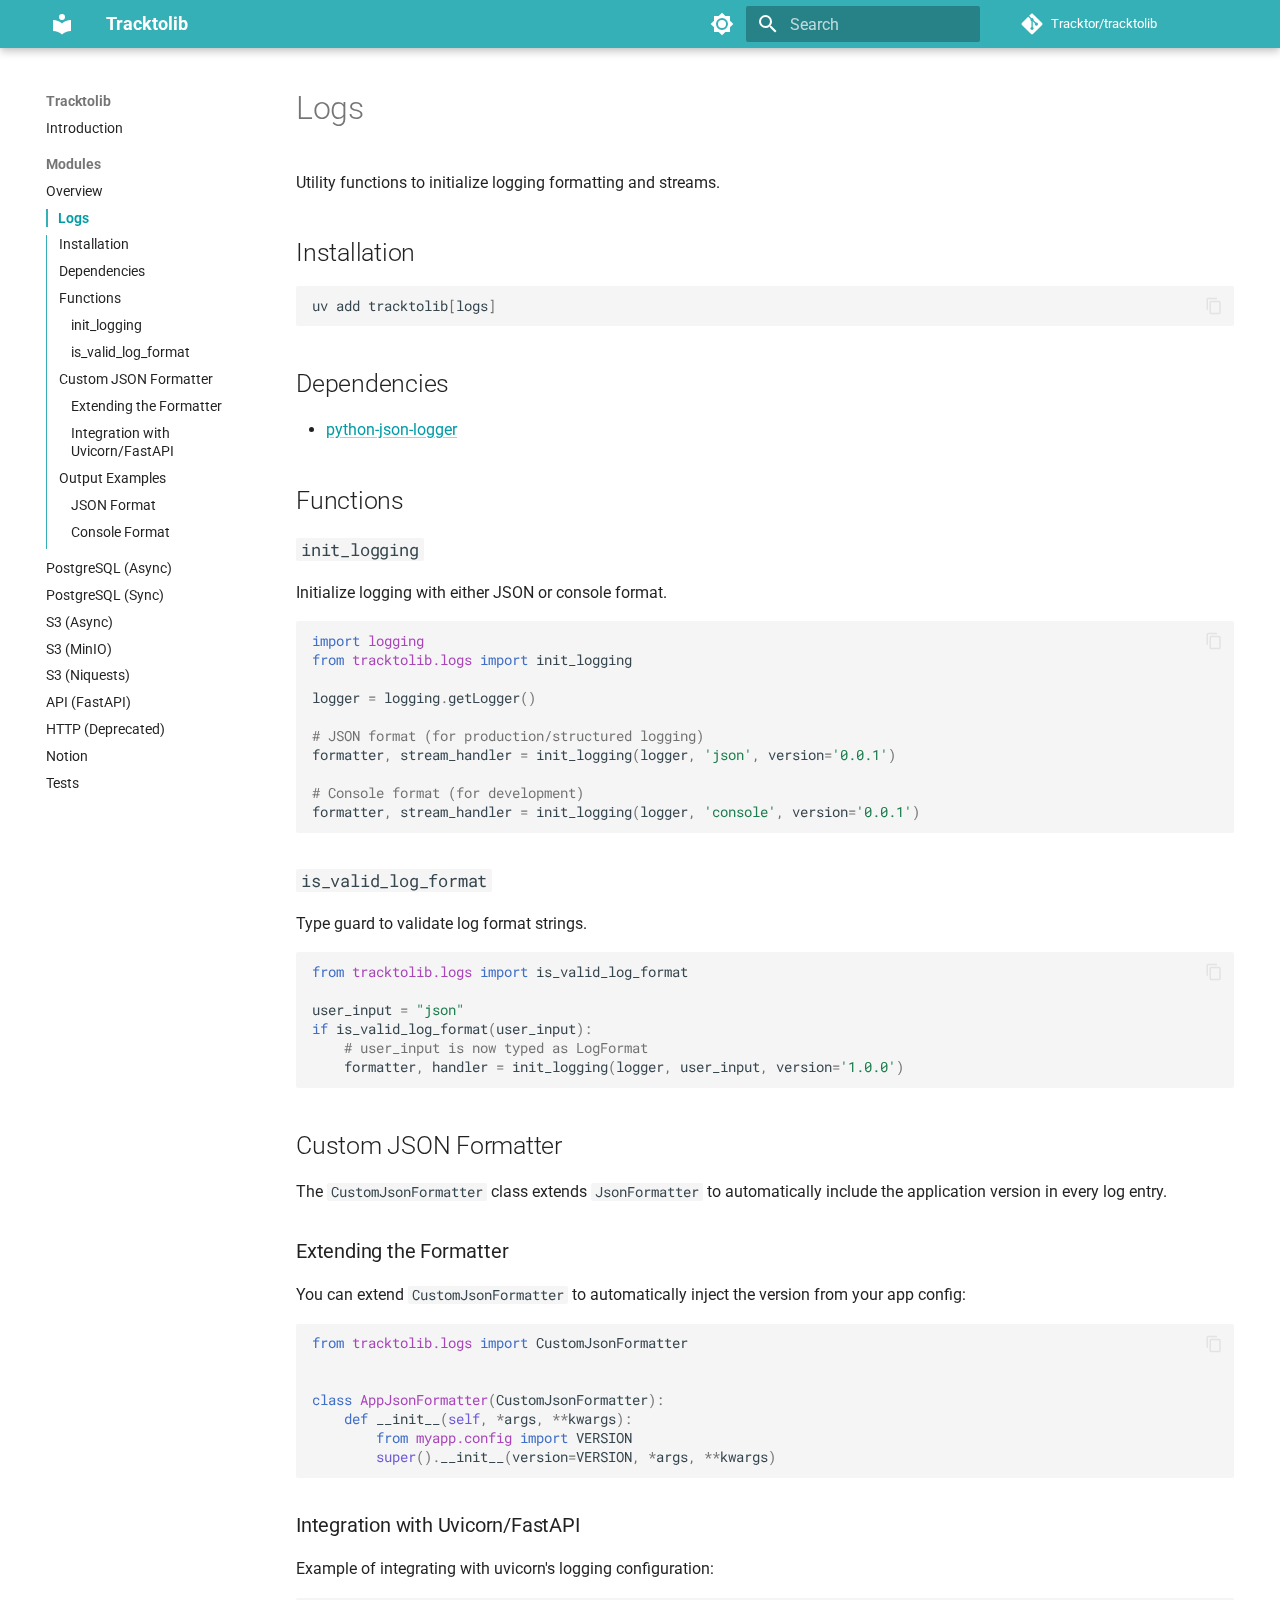
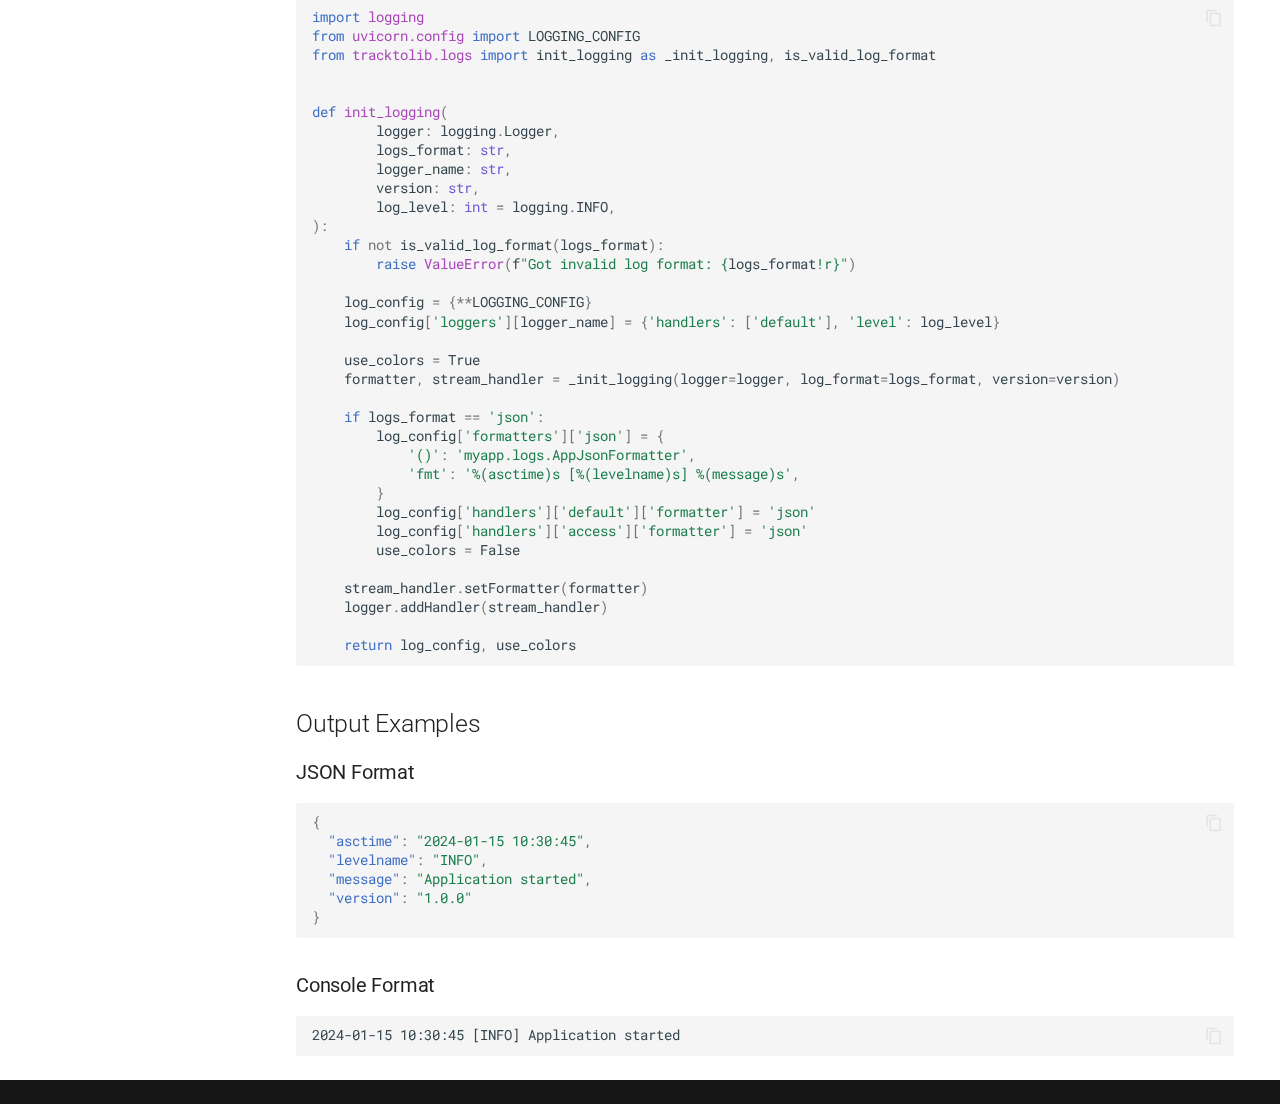
<file: modules/logs/index.html>
<!doctype html>
<html lang="en" class="no-js">
  <head>
    
      <meta charset="utf-8">
      <meta name="viewport" content="width=device-width,initial-scale=1">
      
        <meta name="description" content="Tracktor Swiss-knife Utility library for Python.">
      
      
        <meta name="author" content="Tracktor">
      
      
        <link rel="canonical" href="https://tracktor.github.io/tracktolib/modules/logs/">
      
      
        <link rel="prev" href="../">
      
      
        <link rel="next" href="../pg/">
      
      
        
      
      
      <link rel="icon" href="../../assets/images/favicon.png">
      <meta name="generator" content="mkdocs-1.6.1, mkdocs-material-9.7.1">
    
    
      
        <title>Logs - Tracktolib</title>
      
    
    
      <link rel="stylesheet" href="../../assets/stylesheets/main.484c7ddc.min.css">
      
        
        <link rel="stylesheet" href="../../assets/stylesheets/palette.ab4e12ef.min.css">
      
      


    
    
      
    
    
      
        
        
        <link rel="preconnect" href="https://fonts.gstatic.com" crossorigin>
        <link rel="stylesheet" href="https://fonts.googleapis.com/css?family=Roboto:300,300i,400,400i,700,700i%7CRoboto+Mono:400,400i,700,700i&display=fallback">
        <style>:root{--md-text-font:"Roboto";--md-code-font:"Roboto Mono"}</style>
      
    
    
      <link rel="stylesheet" href="../../stylesheets/extra.css">
    
    <script>__md_scope=new URL("../..",location),__md_hash=e=>[...e].reduce(((e,_)=>(e<<5)-e+_.charCodeAt(0)),0),__md_get=(e,_=localStorage,t=__md_scope)=>JSON.parse(_.getItem(t.pathname+"."+e)),__md_set=(e,_,t=localStorage,a=__md_scope)=>{try{t.setItem(a.pathname+"."+e,JSON.stringify(_))}catch(e){}}</script>
    
      

    
    
  </head>
  
  
    
    
      
    
    
    
    
    <body dir="ltr" data-md-color-scheme="default" data-md-color-primary="custom" data-md-color-accent="teal">
  
    
    <input class="md-toggle" data-md-toggle="drawer" type="checkbox" id="__drawer" autocomplete="off">
    <input class="md-toggle" data-md-toggle="search" type="checkbox" id="__search" autocomplete="off">
    <label class="md-overlay" for="__drawer"></label>
    <div data-md-component="skip">
      
        
        <a href="#logs" class="md-skip">
          Skip to content
        </a>
      
    </div>
    <div data-md-component="announce">
      
    </div>
    
    
      

  

<header class="md-header md-header--shadow" data-md-component="header">
  <nav class="md-header__inner md-grid" aria-label="Header">
    <a href="../.." title="Tracktolib" class="md-header__button md-logo" aria-label="Tracktolib" data-md-component="logo">
      
  
  <svg xmlns="http://www.w3.org/2000/svg" viewBox="0 0 24 24"><path d="M12 8a3 3 0 0 0 3-3 3 3 0 0 0-3-3 3 3 0 0 0-3 3 3 3 0 0 0 3 3m0 3.54C9.64 9.35 6.5 8 3 8v11c3.5 0 6.64 1.35 9 3.54 2.36-2.19 5.5-3.54 9-3.54V8c-3.5 0-6.64 1.35-9 3.54"/></svg>

    </a>
    <label class="md-header__button md-icon" for="__drawer">
      
      <svg xmlns="http://www.w3.org/2000/svg" viewBox="0 0 24 24"><path d="M3 6h18v2H3zm0 5h18v2H3zm0 5h18v2H3z"/></svg>
    </label>
    <div class="md-header__title" data-md-component="header-title">
      <div class="md-header__ellipsis">
        <div class="md-header__topic">
          <span class="md-ellipsis">
            Tracktolib
          </span>
        </div>
        <div class="md-header__topic" data-md-component="header-topic">
          <span class="md-ellipsis">
            
              Logs
            
          </span>
        </div>
      </div>
    </div>
    
      
        <form class="md-header__option" data-md-component="palette">
  
    
    
    
    <input class="md-option" data-md-color-media="(prefers-color-scheme: light)" data-md-color-scheme="default" data-md-color-primary="custom" data-md-color-accent="teal"  aria-label="Switch to dark mode"  type="radio" name="__palette" id="__palette_0">
    
      <label class="md-header__button md-icon" title="Switch to dark mode" for="__palette_1" hidden>
        <svg xmlns="http://www.w3.org/2000/svg" viewBox="0 0 24 24"><path d="M12 8a4 4 0 0 0-4 4 4 4 0 0 0 4 4 4 4 0 0 0 4-4 4 4 0 0 0-4-4m0 10a6 6 0 0 1-6-6 6 6 0 0 1 6-6 6 6 0 0 1 6 6 6 6 0 0 1-6 6m8-9.31V4h-4.69L12 .69 8.69 4H4v4.69L.69 12 4 15.31V20h4.69L12 23.31 15.31 20H20v-4.69L23.31 12z"/></svg>
      </label>
    
  
    
    
    
    <input class="md-option" data-md-color-media="(prefers-color-scheme: dark)" data-md-color-scheme="slate" data-md-color-primary="custom" data-md-color-accent="teal"  aria-label="Switch to light mode"  type="radio" name="__palette" id="__palette_1">
    
      <label class="md-header__button md-icon" title="Switch to light mode" for="__palette_0" hidden>
        <svg xmlns="http://www.w3.org/2000/svg" viewBox="0 0 24 24"><path d="M12 18c-.89 0-1.74-.2-2.5-.55C11.56 16.5 13 14.42 13 12s-1.44-4.5-3.5-5.45C10.26 6.2 11.11 6 12 6a6 6 0 0 1 6 6 6 6 0 0 1-6 6m8-9.31V4h-4.69L12 .69 8.69 4H4v4.69L.69 12 4 15.31V20h4.69L12 23.31 15.31 20H20v-4.69L23.31 12z"/></svg>
      </label>
    
  
</form>
      
    
    
      <script>var palette=__md_get("__palette");if(palette&&palette.color){if("(prefers-color-scheme)"===palette.color.media){var media=matchMedia("(prefers-color-scheme: light)"),input=document.querySelector(media.matches?"[data-md-color-media='(prefers-color-scheme: light)']":"[data-md-color-media='(prefers-color-scheme: dark)']");palette.color.media=input.getAttribute("data-md-color-media"),palette.color.scheme=input.getAttribute("data-md-color-scheme"),palette.color.primary=input.getAttribute("data-md-color-primary"),palette.color.accent=input.getAttribute("data-md-color-accent")}for(var[key,value]of Object.entries(palette.color))document.body.setAttribute("data-md-color-"+key,value)}</script>
    
    
    
      
      
        <label class="md-header__button md-icon" for="__search">
          
          <svg xmlns="http://www.w3.org/2000/svg" viewBox="0 0 24 24"><path d="M9.5 3A6.5 6.5 0 0 1 16 9.5c0 1.61-.59 3.09-1.56 4.23l.27.27h.79l5 5-1.5 1.5-5-5v-.79l-.27-.27A6.52 6.52 0 0 1 9.5 16 6.5 6.5 0 0 1 3 9.5 6.5 6.5 0 0 1 9.5 3m0 2C7 5 5 7 5 9.5S7 14 9.5 14 14 12 14 9.5 12 5 9.5 5"/></svg>
        </label>
        <div class="md-search" data-md-component="search" role="dialog">
  <label class="md-search__overlay" for="__search"></label>
  <div class="md-search__inner" role="search">
    <form class="md-search__form" name="search">
      <input type="text" class="md-search__input" name="query" aria-label="Search" placeholder="Search" autocapitalize="off" autocorrect="off" autocomplete="off" spellcheck="false" data-md-component="search-query" required>
      <label class="md-search__icon md-icon" for="__search">
        
        <svg xmlns="http://www.w3.org/2000/svg" viewBox="0 0 24 24"><path d="M9.5 3A6.5 6.5 0 0 1 16 9.5c0 1.61-.59 3.09-1.56 4.23l.27.27h.79l5 5-1.5 1.5-5-5v-.79l-.27-.27A6.52 6.52 0 0 1 9.5 16 6.5 6.5 0 0 1 3 9.5 6.5 6.5 0 0 1 9.5 3m0 2C7 5 5 7 5 9.5S7 14 9.5 14 14 12 14 9.5 12 5 9.5 5"/></svg>
        
        <svg xmlns="http://www.w3.org/2000/svg" viewBox="0 0 24 24"><path d="M20 11v2H8l5.5 5.5-1.42 1.42L4.16 12l7.92-7.92L13.5 5.5 8 11z"/></svg>
      </label>
      <nav class="md-search__options" aria-label="Search">
        
        <button type="reset" class="md-search__icon md-icon" title="Clear" aria-label="Clear" tabindex="-1">
          
          <svg xmlns="http://www.w3.org/2000/svg" viewBox="0 0 24 24"><path d="M19 6.41 17.59 5 12 10.59 6.41 5 5 6.41 10.59 12 5 17.59 6.41 19 12 13.41 17.59 19 19 17.59 13.41 12z"/></svg>
        </button>
      </nav>
      
        <div class="md-search__suggest" data-md-component="search-suggest"></div>
      
    </form>
    <div class="md-search__output">
      <div class="md-search__scrollwrap" tabindex="0" data-md-scrollfix>
        <div class="md-search-result" data-md-component="search-result">
          <div class="md-search-result__meta">
            Initializing search
          </div>
          <ol class="md-search-result__list" role="presentation"></ol>
        </div>
      </div>
    </div>
  </div>
</div>
      
    
    
      <div class="md-header__source">
        <a href="https://github.com/Tracktor/tracktolib" title="Go to repository" class="md-source" data-md-component="source">
  <div class="md-source__icon md-icon">
    
    <svg xmlns="http://www.w3.org/2000/svg" viewBox="0 0 448 512"><!--! Font Awesome Free 7.1.0 by @fontawesome - https://fontawesome.com License - https://fontawesome.com/license/free (Icons: CC BY 4.0, Fonts: SIL OFL 1.1, Code: MIT License) Copyright 2025 Fonticons, Inc.--><path d="M439.6 236.1 244 40.5c-5.4-5.5-12.8-8.5-20.4-8.5s-15 3-20.4 8.4L162.5 81l51.5 51.5c27.1-9.1 52.7 16.8 43.4 43.7l49.7 49.7c34.2-11.8 61.2 31 35.5 56.7-26.5 26.5-70.2-2.9-56-37.3L240.3 199v121.9c25.3 12.5 22.3 41.8 9.1 55-6.4 6.4-15.2 10.1-24.3 10.1s-17.8-3.6-24.3-10.1c-17.6-17.6-11.1-46.9 11.2-56v-123c-20.8-8.5-24.6-30.7-18.6-45L142.6 101 8.5 235.1C3 240.6 0 247.9 0 255.5s3 15 8.5 20.4l195.6 195.7c5.4 5.4 12.7 8.4 20.4 8.4s15-3 20.4-8.4l194.7-194.7c5.4-5.4 8.4-12.8 8.4-20.4s-3-15-8.4-20.4"/></svg>
  </div>
  <div class="md-source__repository">
    Tracktor/tracktolib
  </div>
</a>
      </div>
    
  </nav>
  
</header>
    
    <div class="md-container" data-md-component="container">
      
      
        
          
        
      
      <main class="md-main" data-md-component="main">
        <div class="md-main__inner md-grid">
          
            
              
              <div class="md-sidebar md-sidebar--primary" data-md-component="sidebar" data-md-type="navigation" >
                <div class="md-sidebar__scrollwrap">
                  <div class="md-sidebar__inner">
                    



  

<nav class="md-nav md-nav--primary md-nav--integrated" aria-label="Navigation" data-md-level="0">
  <label class="md-nav__title" for="__drawer">
    <a href="../.." title="Tracktolib" class="md-nav__button md-logo" aria-label="Tracktolib" data-md-component="logo">
      
  
  <svg xmlns="http://www.w3.org/2000/svg" viewBox="0 0 24 24"><path d="M12 8a3 3 0 0 0 3-3 3 3 0 0 0-3-3 3 3 0 0 0-3 3 3 3 0 0 0 3 3m0 3.54C9.64 9.35 6.5 8 3 8v11c3.5 0 6.64 1.35 9 3.54 2.36-2.19 5.5-3.54 9-3.54V8c-3.5 0-6.64 1.35-9 3.54"/></svg>

    </a>
    Tracktolib
  </label>
  
    <div class="md-nav__source">
      <a href="https://github.com/Tracktor/tracktolib" title="Go to repository" class="md-source" data-md-component="source">
  <div class="md-source__icon md-icon">
    
    <svg xmlns="http://www.w3.org/2000/svg" viewBox="0 0 448 512"><!--! Font Awesome Free 7.1.0 by @fontawesome - https://fontawesome.com License - https://fontawesome.com/license/free (Icons: CC BY 4.0, Fonts: SIL OFL 1.1, Code: MIT License) Copyright 2025 Fonticons, Inc.--><path d="M439.6 236.1 244 40.5c-5.4-5.5-12.8-8.5-20.4-8.5s-15 3-20.4 8.4L162.5 81l51.5 51.5c27.1-9.1 52.7 16.8 43.4 43.7l49.7 49.7c34.2-11.8 61.2 31 35.5 56.7-26.5 26.5-70.2-2.9-56-37.3L240.3 199v121.9c25.3 12.5 22.3 41.8 9.1 55-6.4 6.4-15.2 10.1-24.3 10.1s-17.8-3.6-24.3-10.1c-17.6-17.6-11.1-46.9 11.2-56v-123c-20.8-8.5-24.6-30.7-18.6-45L142.6 101 8.5 235.1C3 240.6 0 247.9 0 255.5s3 15 8.5 20.4l195.6 195.7c5.4 5.4 12.7 8.4 20.4 8.4s15-3 20.4-8.4l194.7-194.7c5.4-5.4 8.4-12.8 8.4-20.4s-3-15-8.4-20.4"/></svg>
  </div>
  <div class="md-source__repository">
    Tracktor/tracktolib
  </div>
</a>
    </div>
  
  <ul class="md-nav__list" data-md-scrollfix>
    
      
      
  
  
  
  
    <li class="md-nav__item">
      <a href="../.." class="md-nav__link">
        
  
  
  <span class="md-ellipsis">
    
  
    Introduction
  

    
  </span>
  
  

      </a>
    </li>
  

    
      
      
  
  
    
  
  
  
    
    
    
    
      
        
        
      
    
    
    <li class="md-nav__item md-nav__item--active md-nav__item--section md-nav__item--nested">
      
        
        
        <input class="md-nav__toggle md-toggle " type="checkbox" id="__nav_2" checked>
        
          
          <label class="md-nav__link" for="__nav_2" id="__nav_2_label" tabindex="">
            
  
  
  <span class="md-ellipsis">
    
  
    Modules
  

    
  </span>
  
  

            <span class="md-nav__icon md-icon"></span>
          </label>
        
        <nav class="md-nav" data-md-level="1" aria-labelledby="__nav_2_label" aria-expanded="true">
          <label class="md-nav__title" for="__nav_2">
            <span class="md-nav__icon md-icon"></span>
            
  
    Modules
  

          </label>
          <ul class="md-nav__list" data-md-scrollfix>
            
              
                
  
  
  
  
    <li class="md-nav__item">
      <a href="../" class="md-nav__link">
        
  
  
  <span class="md-ellipsis">
    
  
    Overview
  

    
  </span>
  
  

      </a>
    </li>
  

              
            
              
                
  
  
    
  
  
  
    <li class="md-nav__item md-nav__item--active">
      
      <input class="md-nav__toggle md-toggle" type="checkbox" id="__toc">
      
      
        
      
      
        <label class="md-nav__link md-nav__link--active" for="__toc">
          
  
  
  <span class="md-ellipsis">
    
  
    Logs
  

    
  </span>
  
  

          <span class="md-nav__icon md-icon"></span>
        </label>
      
      <a href="./" class="md-nav__link md-nav__link--active">
        
  
  
  <span class="md-ellipsis">
    
  
    Logs
  

    
  </span>
  
  

      </a>
      
        

<nav class="md-nav md-nav--secondary" aria-label="Table of contents">
  
  
  
    
  
  
    <label class="md-nav__title" for="__toc">
      <span class="md-nav__icon md-icon"></span>
      Table of contents
    </label>
    <ul class="md-nav__list" data-md-component="toc" data-md-scrollfix>
      
        <li class="md-nav__item">
  <a href="#installation" class="md-nav__link">
    <span class="md-ellipsis">
      
        Installation
      
    </span>
  </a>
  
</li>
      
        <li class="md-nav__item">
  <a href="#dependencies" class="md-nav__link">
    <span class="md-ellipsis">
      
        Dependencies
      
    </span>
  </a>
  
</li>
      
        <li class="md-nav__item">
  <a href="#functions" class="md-nav__link">
    <span class="md-ellipsis">
      
        Functions
      
    </span>
  </a>
  
    <nav class="md-nav" aria-label="Functions">
      <ul class="md-nav__list">
        
          <li class="md-nav__item">
  <a href="#init_logging" class="md-nav__link">
    <span class="md-ellipsis">
      
        init_logging
      
    </span>
  </a>
  
</li>
        
          <li class="md-nav__item">
  <a href="#is_valid_log_format" class="md-nav__link">
    <span class="md-ellipsis">
      
        is_valid_log_format
      
    </span>
  </a>
  
</li>
        
      </ul>
    </nav>
  
</li>
      
        <li class="md-nav__item">
  <a href="#custom-json-formatter" class="md-nav__link">
    <span class="md-ellipsis">
      
        Custom JSON Formatter
      
    </span>
  </a>
  
    <nav class="md-nav" aria-label="Custom JSON Formatter">
      <ul class="md-nav__list">
        
          <li class="md-nav__item">
  <a href="#extending-the-formatter" class="md-nav__link">
    <span class="md-ellipsis">
      
        Extending the Formatter
      
    </span>
  </a>
  
</li>
        
          <li class="md-nav__item">
  <a href="#integration-with-uvicornfastapi" class="md-nav__link">
    <span class="md-ellipsis">
      
        Integration with Uvicorn/FastAPI
      
    </span>
  </a>
  
</li>
        
      </ul>
    </nav>
  
</li>
      
        <li class="md-nav__item">
  <a href="#output-examples" class="md-nav__link">
    <span class="md-ellipsis">
      
        Output Examples
      
    </span>
  </a>
  
    <nav class="md-nav" aria-label="Output Examples">
      <ul class="md-nav__list">
        
          <li class="md-nav__item">
  <a href="#json-format" class="md-nav__link">
    <span class="md-ellipsis">
      
        JSON Format
      
    </span>
  </a>
  
</li>
        
          <li class="md-nav__item">
  <a href="#console-format" class="md-nav__link">
    <span class="md-ellipsis">
      
        Console Format
      
    </span>
  </a>
  
</li>
        
      </ul>
    </nav>
  
</li>
      
    </ul>
  
</nav>
      
    </li>
  

              
            
              
                
  
  
  
  
    <li class="md-nav__item">
      <a href="../pg/" class="md-nav__link">
        
  
  
  <span class="md-ellipsis">
    
  
    PostgreSQL (Async)
  

    
  </span>
  
  

      </a>
    </li>
  

              
            
              
                
  
  
  
  
    <li class="md-nav__item">
      <a href="../pg-sync/" class="md-nav__link">
        
  
  
  <span class="md-ellipsis">
    
  
    PostgreSQL (Sync)
  

    
  </span>
  
  

      </a>
    </li>
  

              
            
              
                
  
  
  
  
    <li class="md-nav__item">
      <a href="../s3/" class="md-nav__link">
        
  
  
  <span class="md-ellipsis">
    
  
    S3 (Async)
  

    
  </span>
  
  

      </a>
    </li>
  

              
            
              
                
  
  
  
  
    <li class="md-nav__item">
      <a href="../s3-minio/" class="md-nav__link">
        
  
  
  <span class="md-ellipsis">
    
  
    S3 (MinIO)
  

    
  </span>
  
  

      </a>
    </li>
  

              
            
              
                
  
  
  
  
    <li class="md-nav__item">
      <a href="../s3-niquests/" class="md-nav__link">
        
  
  
  <span class="md-ellipsis">
    
  
    S3 (Niquests)
  

    
  </span>
  
  

      </a>
    </li>
  

              
            
              
                
  
  
  
  
    <li class="md-nav__item">
      <a href="../api/" class="md-nav__link">
        
  
  
  <span class="md-ellipsis">
    
  
    API (FastAPI)
  

    
  </span>
  
  

      </a>
    </li>
  

              
            
              
                
  
  
  
  
    <li class="md-nav__item">
      <a href="../http/" class="md-nav__link">
        
  
  
  <span class="md-ellipsis">
    
  
    HTTP (Deprecated)
  

    
  </span>
  
  

      </a>
    </li>
  

              
            
              
                
  
  
  
  
    <li class="md-nav__item">
      <a href="../notion/" class="md-nav__link">
        
  
  
  <span class="md-ellipsis">
    
  
    Notion
  

    
  </span>
  
  

      </a>
    </li>
  

              
            
              
                
  
  
  
  
    <li class="md-nav__item">
      <a href="../tests/" class="md-nav__link">
        
  
  
  <span class="md-ellipsis">
    
  
    Tests
  

    
  </span>
  
  

      </a>
    </li>
  

              
            
          </ul>
        </nav>
      
    </li>
  

    
  </ul>
</nav>
                  </div>
                </div>
              </div>
            
            
          
          
            <div class="md-content" data-md-component="content">
              
              <article class="md-content__inner md-typeset">
                
                  


  
  


<h1 id="logs">Logs</h1>
<p>Utility functions to initialize logging formatting and streams.</p>
<h2 id="installation">Installation</h2>
<div class="highlight"><pre><span></span><code><a id="__codelineno-0-1" name="__codelineno-0-1" href="#__codelineno-0-1"></a>uv<span class="w"> </span>add<span class="w"> </span>tracktolib<span class="o">[</span>logs<span class="o">]</span>
</code></pre></div>
<h2 id="dependencies">Dependencies</h2>
<ul>
<li><a href="https://github.com/madzak/python-json-logger">python-json-logger</a></li>
</ul>
<h2 id="functions">Functions</h2>
<h3 id="init_logging"><code>init_logging</code></h3>
<p>Initialize logging with either JSON or console format.</p>
<div class="highlight"><pre><span></span><code><a id="__codelineno-1-1" name="__codelineno-1-1" href="#__codelineno-1-1"></a><span class="kn">import</span><span class="w"> </span><span class="nn">logging</span>
<a id="__codelineno-1-2" name="__codelineno-1-2" href="#__codelineno-1-2"></a><span class="kn">from</span><span class="w"> </span><span class="nn">tracktolib.logs</span><span class="w"> </span><span class="kn">import</span> <span class="n">init_logging</span>
<a id="__codelineno-1-3" name="__codelineno-1-3" href="#__codelineno-1-3"></a>
<a id="__codelineno-1-4" name="__codelineno-1-4" href="#__codelineno-1-4"></a><span class="n">logger</span> <span class="o">=</span> <span class="n">logging</span><span class="o">.</span><span class="n">getLogger</span><span class="p">()</span>
<a id="__codelineno-1-5" name="__codelineno-1-5" href="#__codelineno-1-5"></a>
<a id="__codelineno-1-6" name="__codelineno-1-6" href="#__codelineno-1-6"></a><span class="c1"># JSON format (for production/structured logging)</span>
<a id="__codelineno-1-7" name="__codelineno-1-7" href="#__codelineno-1-7"></a><span class="n">formatter</span><span class="p">,</span> <span class="n">stream_handler</span> <span class="o">=</span> <span class="n">init_logging</span><span class="p">(</span><span class="n">logger</span><span class="p">,</span> <span class="s1">&#39;json&#39;</span><span class="p">,</span> <span class="n">version</span><span class="o">=</span><span class="s1">&#39;0.0.1&#39;</span><span class="p">)</span>
<a id="__codelineno-1-8" name="__codelineno-1-8" href="#__codelineno-1-8"></a>
<a id="__codelineno-1-9" name="__codelineno-1-9" href="#__codelineno-1-9"></a><span class="c1"># Console format (for development)</span>
<a id="__codelineno-1-10" name="__codelineno-1-10" href="#__codelineno-1-10"></a><span class="n">formatter</span><span class="p">,</span> <span class="n">stream_handler</span> <span class="o">=</span> <span class="n">init_logging</span><span class="p">(</span><span class="n">logger</span><span class="p">,</span> <span class="s1">&#39;console&#39;</span><span class="p">,</span> <span class="n">version</span><span class="o">=</span><span class="s1">&#39;0.0.1&#39;</span><span class="p">)</span>
</code></pre></div>
<h3 id="is_valid_log_format"><code>is_valid_log_format</code></h3>
<p>Type guard to validate log format strings.</p>
<div class="highlight"><pre><span></span><code><a id="__codelineno-2-1" name="__codelineno-2-1" href="#__codelineno-2-1"></a><span class="kn">from</span><span class="w"> </span><span class="nn">tracktolib.logs</span><span class="w"> </span><span class="kn">import</span> <span class="n">is_valid_log_format</span>
<a id="__codelineno-2-2" name="__codelineno-2-2" href="#__codelineno-2-2"></a>
<a id="__codelineno-2-3" name="__codelineno-2-3" href="#__codelineno-2-3"></a><span class="n">user_input</span> <span class="o">=</span> <span class="s2">&quot;json&quot;</span>
<a id="__codelineno-2-4" name="__codelineno-2-4" href="#__codelineno-2-4"></a><span class="k">if</span> <span class="n">is_valid_log_format</span><span class="p">(</span><span class="n">user_input</span><span class="p">):</span>
<a id="__codelineno-2-5" name="__codelineno-2-5" href="#__codelineno-2-5"></a>    <span class="c1"># user_input is now typed as LogFormat</span>
<a id="__codelineno-2-6" name="__codelineno-2-6" href="#__codelineno-2-6"></a>    <span class="n">formatter</span><span class="p">,</span> <span class="n">handler</span> <span class="o">=</span> <span class="n">init_logging</span><span class="p">(</span><span class="n">logger</span><span class="p">,</span> <span class="n">user_input</span><span class="p">,</span> <span class="n">version</span><span class="o">=</span><span class="s1">&#39;1.0.0&#39;</span><span class="p">)</span>
</code></pre></div>
<h2 id="custom-json-formatter">Custom JSON Formatter</h2>
<p>The <code>CustomJsonFormatter</code> class extends <code>JsonFormatter</code> to automatically include the application version in every log
entry.</p>
<h3 id="extending-the-formatter">Extending the Formatter</h3>
<p>You can extend <code>CustomJsonFormatter</code> to automatically inject the version from your app config:</p>
<div class="highlight"><pre><span></span><code><a id="__codelineno-3-1" name="__codelineno-3-1" href="#__codelineno-3-1"></a><span class="kn">from</span><span class="w"> </span><span class="nn">tracktolib.logs</span><span class="w"> </span><span class="kn">import</span> <span class="n">CustomJsonFormatter</span>
<a id="__codelineno-3-2" name="__codelineno-3-2" href="#__codelineno-3-2"></a>
<a id="__codelineno-3-3" name="__codelineno-3-3" href="#__codelineno-3-3"></a>
<a id="__codelineno-3-4" name="__codelineno-3-4" href="#__codelineno-3-4"></a><span class="k">class</span><span class="w"> </span><span class="nc">AppJsonFormatter</span><span class="p">(</span><span class="n">CustomJsonFormatter</span><span class="p">):</span>
<a id="__codelineno-3-5" name="__codelineno-3-5" href="#__codelineno-3-5"></a>    <span class="k">def</span><span class="w"> </span><span class="fm">__init__</span><span class="p">(</span><span class="bp">self</span><span class="p">,</span> <span class="o">*</span><span class="n">args</span><span class="p">,</span> <span class="o">**</span><span class="n">kwargs</span><span class="p">):</span>
<a id="__codelineno-3-6" name="__codelineno-3-6" href="#__codelineno-3-6"></a>        <span class="kn">from</span><span class="w"> </span><span class="nn">myapp.config</span><span class="w"> </span><span class="kn">import</span> <span class="n">VERSION</span>
<a id="__codelineno-3-7" name="__codelineno-3-7" href="#__codelineno-3-7"></a>        <span class="nb">super</span><span class="p">()</span><span class="o">.</span><span class="fm">__init__</span><span class="p">(</span><span class="n">version</span><span class="o">=</span><span class="n">VERSION</span><span class="p">,</span> <span class="o">*</span><span class="n">args</span><span class="p">,</span> <span class="o">**</span><span class="n">kwargs</span><span class="p">)</span>
</code></pre></div>
<h3 id="integration-with-uvicornfastapi">Integration with Uvicorn/FastAPI</h3>
<p>Example of integrating with uvicorn's logging configuration:</p>
<div class="highlight"><pre><span></span><code><a id="__codelineno-4-1" name="__codelineno-4-1" href="#__codelineno-4-1"></a><span class="kn">import</span><span class="w"> </span><span class="nn">logging</span>
<a id="__codelineno-4-2" name="__codelineno-4-2" href="#__codelineno-4-2"></a><span class="kn">from</span><span class="w"> </span><span class="nn">uvicorn.config</span><span class="w"> </span><span class="kn">import</span> <span class="n">LOGGING_CONFIG</span>
<a id="__codelineno-4-3" name="__codelineno-4-3" href="#__codelineno-4-3"></a><span class="kn">from</span><span class="w"> </span><span class="nn">tracktolib.logs</span><span class="w"> </span><span class="kn">import</span> <span class="n">init_logging</span> <span class="k">as</span> <span class="n">_init_logging</span><span class="p">,</span> <span class="n">is_valid_log_format</span>
<a id="__codelineno-4-4" name="__codelineno-4-4" href="#__codelineno-4-4"></a>
<a id="__codelineno-4-5" name="__codelineno-4-5" href="#__codelineno-4-5"></a>
<a id="__codelineno-4-6" name="__codelineno-4-6" href="#__codelineno-4-6"></a><span class="k">def</span><span class="w"> </span><span class="nf">init_logging</span><span class="p">(</span>
<a id="__codelineno-4-7" name="__codelineno-4-7" href="#__codelineno-4-7"></a>        <span class="n">logger</span><span class="p">:</span> <span class="n">logging</span><span class="o">.</span><span class="n">Logger</span><span class="p">,</span>
<a id="__codelineno-4-8" name="__codelineno-4-8" href="#__codelineno-4-8"></a>        <span class="n">logs_format</span><span class="p">:</span> <span class="nb">str</span><span class="p">,</span>
<a id="__codelineno-4-9" name="__codelineno-4-9" href="#__codelineno-4-9"></a>        <span class="n">logger_name</span><span class="p">:</span> <span class="nb">str</span><span class="p">,</span>
<a id="__codelineno-4-10" name="__codelineno-4-10" href="#__codelineno-4-10"></a>        <span class="n">version</span><span class="p">:</span> <span class="nb">str</span><span class="p">,</span>
<a id="__codelineno-4-11" name="__codelineno-4-11" href="#__codelineno-4-11"></a>        <span class="n">log_level</span><span class="p">:</span> <span class="nb">int</span> <span class="o">=</span> <span class="n">logging</span><span class="o">.</span><span class="n">INFO</span><span class="p">,</span>
<a id="__codelineno-4-12" name="__codelineno-4-12" href="#__codelineno-4-12"></a><span class="p">):</span>
<a id="__codelineno-4-13" name="__codelineno-4-13" href="#__codelineno-4-13"></a>    <span class="k">if</span> <span class="ow">not</span> <span class="n">is_valid_log_format</span><span class="p">(</span><span class="n">logs_format</span><span class="p">):</span>
<a id="__codelineno-4-14" name="__codelineno-4-14" href="#__codelineno-4-14"></a>        <span class="k">raise</span> <span class="ne">ValueError</span><span class="p">(</span><span class="sa">f</span><span class="s2">&quot;Got invalid log format: </span><span class="si">{</span><span class="n">logs_format</span><span class="si">!r}</span><span class="s2">&quot;</span><span class="p">)</span>
<a id="__codelineno-4-15" name="__codelineno-4-15" href="#__codelineno-4-15"></a>
<a id="__codelineno-4-16" name="__codelineno-4-16" href="#__codelineno-4-16"></a>    <span class="n">log_config</span> <span class="o">=</span> <span class="p">{</span><span class="o">**</span><span class="n">LOGGING_CONFIG</span><span class="p">}</span>
<a id="__codelineno-4-17" name="__codelineno-4-17" href="#__codelineno-4-17"></a>    <span class="n">log_config</span><span class="p">[</span><span class="s1">&#39;loggers&#39;</span><span class="p">][</span><span class="n">logger_name</span><span class="p">]</span> <span class="o">=</span> <span class="p">{</span><span class="s1">&#39;handlers&#39;</span><span class="p">:</span> <span class="p">[</span><span class="s1">&#39;default&#39;</span><span class="p">],</span> <span class="s1">&#39;level&#39;</span><span class="p">:</span> <span class="n">log_level</span><span class="p">}</span>
<a id="__codelineno-4-18" name="__codelineno-4-18" href="#__codelineno-4-18"></a>
<a id="__codelineno-4-19" name="__codelineno-4-19" href="#__codelineno-4-19"></a>    <span class="n">use_colors</span> <span class="o">=</span> <span class="kc">True</span>
<a id="__codelineno-4-20" name="__codelineno-4-20" href="#__codelineno-4-20"></a>    <span class="n">formatter</span><span class="p">,</span> <span class="n">stream_handler</span> <span class="o">=</span> <span class="n">_init_logging</span><span class="p">(</span><span class="n">logger</span><span class="o">=</span><span class="n">logger</span><span class="p">,</span> <span class="n">log_format</span><span class="o">=</span><span class="n">logs_format</span><span class="p">,</span> <span class="n">version</span><span class="o">=</span><span class="n">version</span><span class="p">)</span>
<a id="__codelineno-4-21" name="__codelineno-4-21" href="#__codelineno-4-21"></a>
<a id="__codelineno-4-22" name="__codelineno-4-22" href="#__codelineno-4-22"></a>    <span class="k">if</span> <span class="n">logs_format</span> <span class="o">==</span> <span class="s1">&#39;json&#39;</span><span class="p">:</span>
<a id="__codelineno-4-23" name="__codelineno-4-23" href="#__codelineno-4-23"></a>        <span class="n">log_config</span><span class="p">[</span><span class="s1">&#39;formatters&#39;</span><span class="p">][</span><span class="s1">&#39;json&#39;</span><span class="p">]</span> <span class="o">=</span> <span class="p">{</span>
<a id="__codelineno-4-24" name="__codelineno-4-24" href="#__codelineno-4-24"></a>            <span class="s1">&#39;()&#39;</span><span class="p">:</span> <span class="s1">&#39;myapp.logs.AppJsonFormatter&#39;</span><span class="p">,</span>
<a id="__codelineno-4-25" name="__codelineno-4-25" href="#__codelineno-4-25"></a>            <span class="s1">&#39;fmt&#39;</span><span class="p">:</span> <span class="s1">&#39;</span><span class="si">%(asctime)s</span><span class="s1"> [</span><span class="si">%(levelname)s</span><span class="s1">] </span><span class="si">%(message)s</span><span class="s1">&#39;</span><span class="p">,</span>
<a id="__codelineno-4-26" name="__codelineno-4-26" href="#__codelineno-4-26"></a>        <span class="p">}</span>
<a id="__codelineno-4-27" name="__codelineno-4-27" href="#__codelineno-4-27"></a>        <span class="n">log_config</span><span class="p">[</span><span class="s1">&#39;handlers&#39;</span><span class="p">][</span><span class="s1">&#39;default&#39;</span><span class="p">][</span><span class="s1">&#39;formatter&#39;</span><span class="p">]</span> <span class="o">=</span> <span class="s1">&#39;json&#39;</span>
<a id="__codelineno-4-28" name="__codelineno-4-28" href="#__codelineno-4-28"></a>        <span class="n">log_config</span><span class="p">[</span><span class="s1">&#39;handlers&#39;</span><span class="p">][</span><span class="s1">&#39;access&#39;</span><span class="p">][</span><span class="s1">&#39;formatter&#39;</span><span class="p">]</span> <span class="o">=</span> <span class="s1">&#39;json&#39;</span>
<a id="__codelineno-4-29" name="__codelineno-4-29" href="#__codelineno-4-29"></a>        <span class="n">use_colors</span> <span class="o">=</span> <span class="kc">False</span>
<a id="__codelineno-4-30" name="__codelineno-4-30" href="#__codelineno-4-30"></a>
<a id="__codelineno-4-31" name="__codelineno-4-31" href="#__codelineno-4-31"></a>    <span class="n">stream_handler</span><span class="o">.</span><span class="n">setFormatter</span><span class="p">(</span><span class="n">formatter</span><span class="p">)</span>
<a id="__codelineno-4-32" name="__codelineno-4-32" href="#__codelineno-4-32"></a>    <span class="n">logger</span><span class="o">.</span><span class="n">addHandler</span><span class="p">(</span><span class="n">stream_handler</span><span class="p">)</span>
<a id="__codelineno-4-33" name="__codelineno-4-33" href="#__codelineno-4-33"></a>
<a id="__codelineno-4-34" name="__codelineno-4-34" href="#__codelineno-4-34"></a>    <span class="k">return</span> <span class="n">log_config</span><span class="p">,</span> <span class="n">use_colors</span>
</code></pre></div>
<h2 id="output-examples">Output Examples</h2>
<h3 id="json-format">JSON Format</h3>
<div class="highlight"><pre><span></span><code><a id="__codelineno-5-1" name="__codelineno-5-1" href="#__codelineno-5-1"></a><span class="p">{</span>
<a id="__codelineno-5-2" name="__codelineno-5-2" href="#__codelineno-5-2"></a><span class="w">  </span><span class="nt">&quot;asctime&quot;</span><span class="p">:</span><span class="w"> </span><span class="s2">&quot;2024-01-15 10:30:45&quot;</span><span class="p">,</span>
<a id="__codelineno-5-3" name="__codelineno-5-3" href="#__codelineno-5-3"></a><span class="w">  </span><span class="nt">&quot;levelname&quot;</span><span class="p">:</span><span class="w"> </span><span class="s2">&quot;INFO&quot;</span><span class="p">,</span>
<a id="__codelineno-5-4" name="__codelineno-5-4" href="#__codelineno-5-4"></a><span class="w">  </span><span class="nt">&quot;message&quot;</span><span class="p">:</span><span class="w"> </span><span class="s2">&quot;Application started&quot;</span><span class="p">,</span>
<a id="__codelineno-5-5" name="__codelineno-5-5" href="#__codelineno-5-5"></a><span class="w">  </span><span class="nt">&quot;version&quot;</span><span class="p">:</span><span class="w"> </span><span class="s2">&quot;1.0.0&quot;</span>
<a id="__codelineno-5-6" name="__codelineno-5-6" href="#__codelineno-5-6"></a><span class="p">}</span>
</code></pre></div>
<h3 id="console-format">Console Format</h3>
<div class="highlight"><pre><span></span><code><a id="__codelineno-6-1" name="__codelineno-6-1" href="#__codelineno-6-1"></a>2024-01-15 10:30:45 [INFO] Application started
</code></pre></div>







  
  






                
              </article>
            </div>
          
          
<script>var target=document.getElementById(location.hash.slice(1));target&&target.name&&(target.checked=target.name.startsWith("__tabbed_"))</script>
        </div>
        
          <button type="button" class="md-top md-icon" data-md-component="top" hidden>
  
  <svg xmlns="http://www.w3.org/2000/svg" viewBox="0 0 24 24"><path d="M13 20h-2V8l-5.5 5.5-1.42-1.42L12 4.16l7.92 7.92-1.42 1.42L13 8z"/></svg>
  Back to top
</button>
        
      </main>
      
        <footer class="md-footer">
  
  <div class="md-footer-meta md-typeset">
    <div class="md-footer-meta__inner md-grid">
      <div class="md-copyright">
  
  
</div>
      
    </div>
  </div>
</footer>
      
    </div>
    <div class="md-dialog" data-md-component="dialog">
      <div class="md-dialog__inner md-typeset"></div>
    </div>
    
    
    
      
      
      <script id="__config" type="application/json">{"annotate": null, "base": "../..", "features": ["navigation.sections", "navigation.top", "navigation.expand", "search.suggest", "search.highlight", "content.code.copy", "toc.integrate"], "search": "../../assets/javascripts/workers/search.2c215733.min.js", "tags": null, "translations": {"clipboard.copied": "Copied to clipboard", "clipboard.copy": "Copy to clipboard", "search.result.more.one": "1 more on this page", "search.result.more.other": "# more on this page", "search.result.none": "No matching documents", "search.result.one": "1 matching document", "search.result.other": "# matching documents", "search.result.placeholder": "Type to start searching", "search.result.term.missing": "Missing", "select.version": "Select version"}, "version": null}</script>
    
    
      <script src="../../assets/javascripts/bundle.79ae519e.min.js"></script>
      
    
  </body>
</html>
</file>
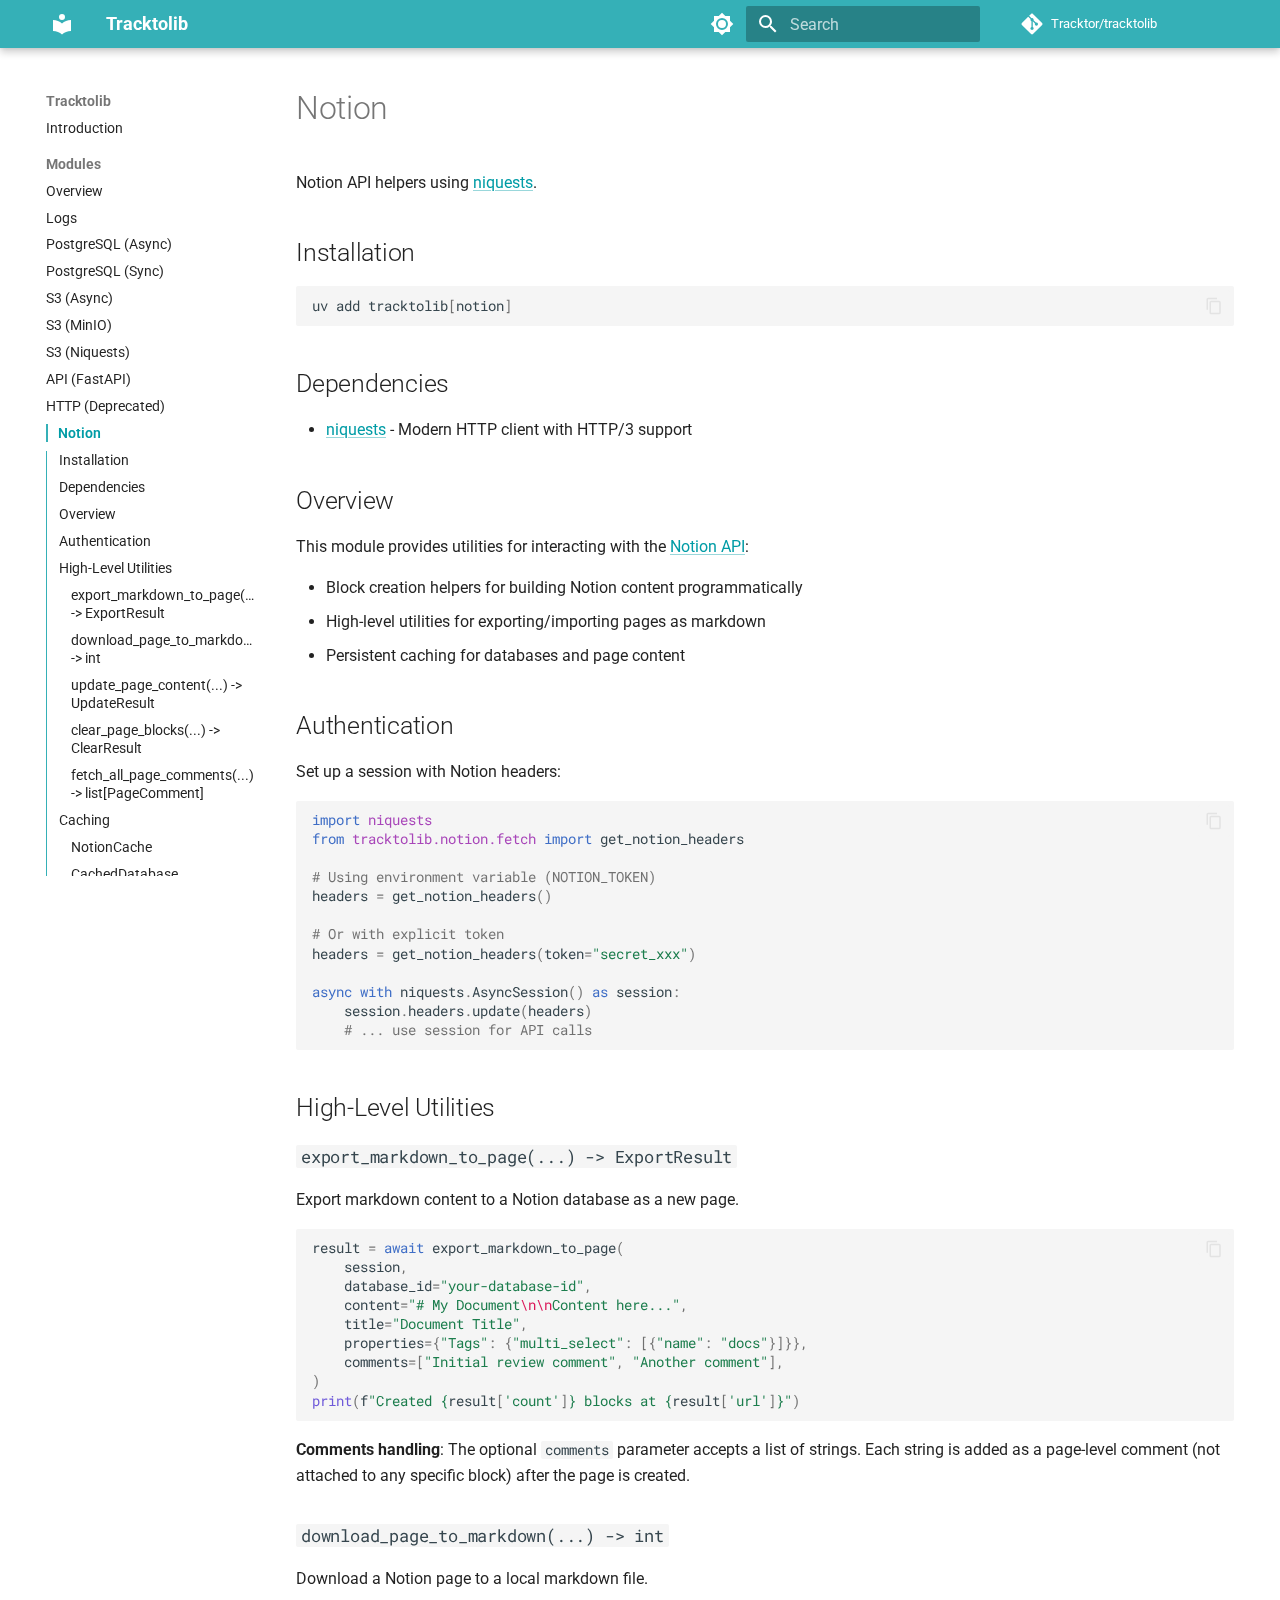
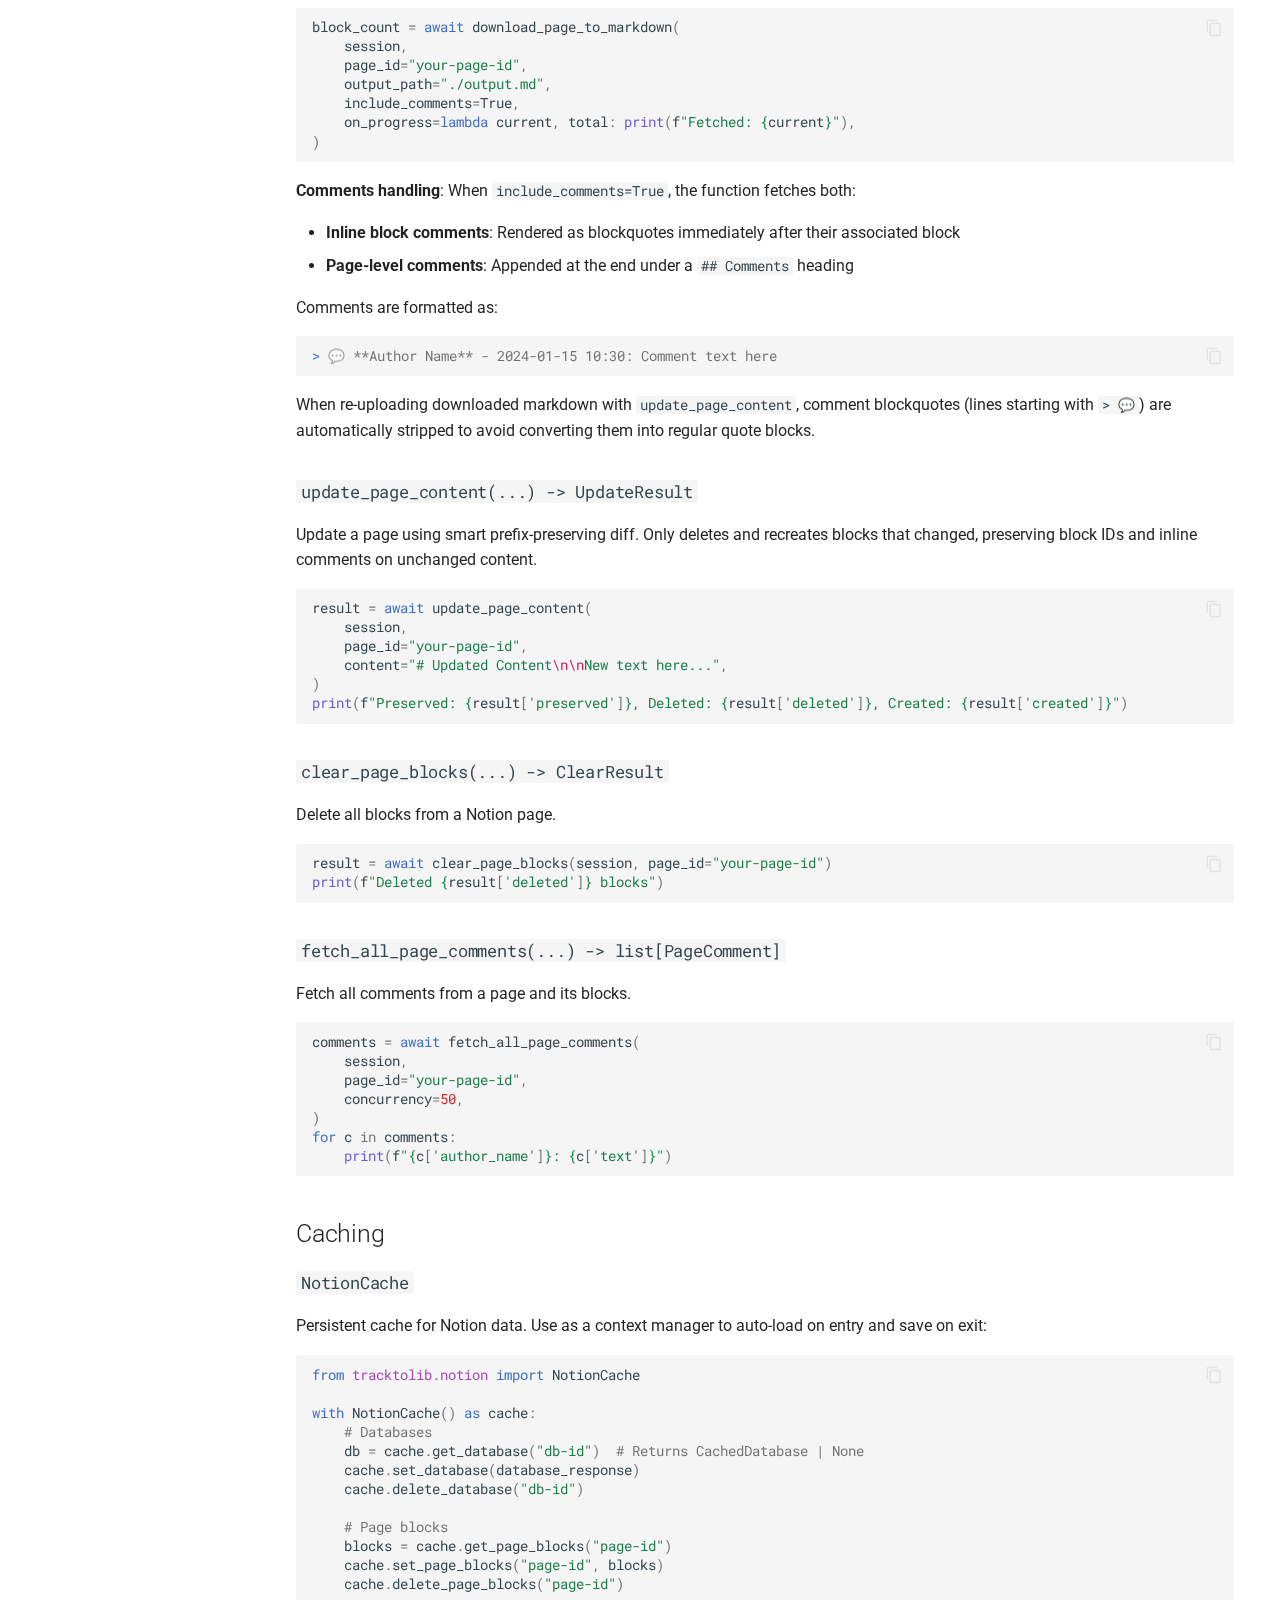
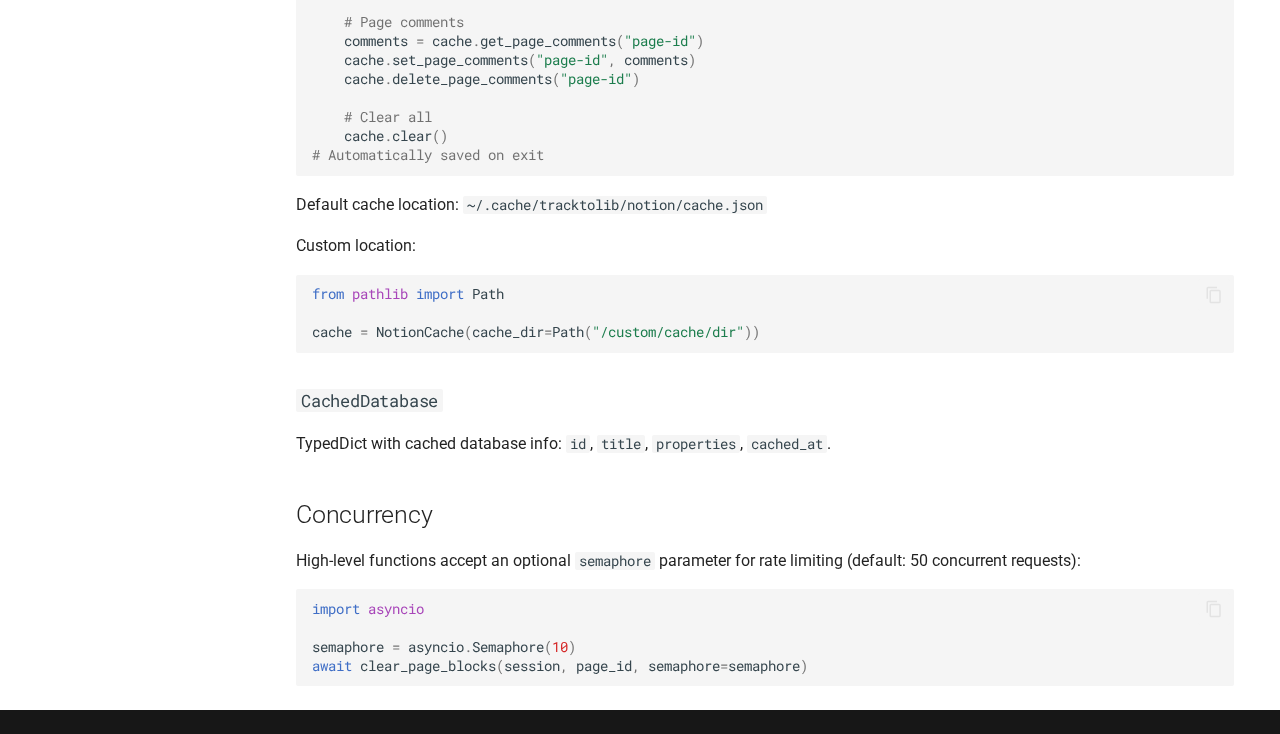
<file: modules/notion/index.html>
<!doctype html>
<html lang="en" class="no-js">
  <head>
    
      <meta charset="utf-8">
      <meta name="viewport" content="width=device-width,initial-scale=1">
      
        <meta name="description" content="Tracktor Swiss-knife Utility library for Python.">
      
      
        <meta name="author" content="Tracktor">
      
      
        <link rel="canonical" href="https://tracktor.github.io/tracktolib/modules/notion/">
      
      
        <link rel="prev" href="../http/">
      
      
        <link rel="next" href="../tests/">
      
      
        
      
      
      <link rel="icon" href="../../assets/images/favicon.png">
      <meta name="generator" content="mkdocs-1.6.1, mkdocs-material-9.7.1">
    
    
      
        <title>Notion - Tracktolib</title>
      
    
    
      <link rel="stylesheet" href="../../assets/stylesheets/main.484c7ddc.min.css">
      
        
        <link rel="stylesheet" href="../../assets/stylesheets/palette.ab4e12ef.min.css">
      
      


    
    
      
    
    
      
        
        
        <link rel="preconnect" href="https://fonts.gstatic.com" crossorigin>
        <link rel="stylesheet" href="https://fonts.googleapis.com/css?family=Roboto:300,300i,400,400i,700,700i%7CRoboto+Mono:400,400i,700,700i&display=fallback">
        <style>:root{--md-text-font:"Roboto";--md-code-font:"Roboto Mono"}</style>
      
    
    
      <link rel="stylesheet" href="../../stylesheets/extra.css">
    
    <script>__md_scope=new URL("../..",location),__md_hash=e=>[...e].reduce(((e,_)=>(e<<5)-e+_.charCodeAt(0)),0),__md_get=(e,_=localStorage,t=__md_scope)=>JSON.parse(_.getItem(t.pathname+"."+e)),__md_set=(e,_,t=localStorage,a=__md_scope)=>{try{t.setItem(a.pathname+"."+e,JSON.stringify(_))}catch(e){}}</script>
    
      

    
    
  </head>
  
  
    
    
      
    
    
    
    
    <body dir="ltr" data-md-color-scheme="default" data-md-color-primary="custom" data-md-color-accent="teal">
  
    
    <input class="md-toggle" data-md-toggle="drawer" type="checkbox" id="__drawer" autocomplete="off">
    <input class="md-toggle" data-md-toggle="search" type="checkbox" id="__search" autocomplete="off">
    <label class="md-overlay" for="__drawer"></label>
    <div data-md-component="skip">
      
        
        <a href="#notion" class="md-skip">
          Skip to content
        </a>
      
    </div>
    <div data-md-component="announce">
      
    </div>
    
    
      

  

<header class="md-header md-header--shadow" data-md-component="header">
  <nav class="md-header__inner md-grid" aria-label="Header">
    <a href="../.." title="Tracktolib" class="md-header__button md-logo" aria-label="Tracktolib" data-md-component="logo">
      
  
  <svg xmlns="http://www.w3.org/2000/svg" viewBox="0 0 24 24"><path d="M12 8a3 3 0 0 0 3-3 3 3 0 0 0-3-3 3 3 0 0 0-3 3 3 3 0 0 0 3 3m0 3.54C9.64 9.35 6.5 8 3 8v11c3.5 0 6.64 1.35 9 3.54 2.36-2.19 5.5-3.54 9-3.54V8c-3.5 0-6.64 1.35-9 3.54"/></svg>

    </a>
    <label class="md-header__button md-icon" for="__drawer">
      
      <svg xmlns="http://www.w3.org/2000/svg" viewBox="0 0 24 24"><path d="M3 6h18v2H3zm0 5h18v2H3zm0 5h18v2H3z"/></svg>
    </label>
    <div class="md-header__title" data-md-component="header-title">
      <div class="md-header__ellipsis">
        <div class="md-header__topic">
          <span class="md-ellipsis">
            Tracktolib
          </span>
        </div>
        <div class="md-header__topic" data-md-component="header-topic">
          <span class="md-ellipsis">
            
              Notion
            
          </span>
        </div>
      </div>
    </div>
    
      
        <form class="md-header__option" data-md-component="palette">
  
    
    
    
    <input class="md-option" data-md-color-media="(prefers-color-scheme: light)" data-md-color-scheme="default" data-md-color-primary="custom" data-md-color-accent="teal"  aria-label="Switch to dark mode"  type="radio" name="__palette" id="__palette_0">
    
      <label class="md-header__button md-icon" title="Switch to dark mode" for="__palette_1" hidden>
        <svg xmlns="http://www.w3.org/2000/svg" viewBox="0 0 24 24"><path d="M12 8a4 4 0 0 0-4 4 4 4 0 0 0 4 4 4 4 0 0 0 4-4 4 4 0 0 0-4-4m0 10a6 6 0 0 1-6-6 6 6 0 0 1 6-6 6 6 0 0 1 6 6 6 6 0 0 1-6 6m8-9.31V4h-4.69L12 .69 8.69 4H4v4.69L.69 12 4 15.31V20h4.69L12 23.31 15.31 20H20v-4.69L23.31 12z"/></svg>
      </label>
    
  
    
    
    
    <input class="md-option" data-md-color-media="(prefers-color-scheme: dark)" data-md-color-scheme="slate" data-md-color-primary="custom" data-md-color-accent="teal"  aria-label="Switch to light mode"  type="radio" name="__palette" id="__palette_1">
    
      <label class="md-header__button md-icon" title="Switch to light mode" for="__palette_0" hidden>
        <svg xmlns="http://www.w3.org/2000/svg" viewBox="0 0 24 24"><path d="M12 18c-.89 0-1.74-.2-2.5-.55C11.56 16.5 13 14.42 13 12s-1.44-4.5-3.5-5.45C10.26 6.2 11.11 6 12 6a6 6 0 0 1 6 6 6 6 0 0 1-6 6m8-9.31V4h-4.69L12 .69 8.69 4H4v4.69L.69 12 4 15.31V20h4.69L12 23.31 15.31 20H20v-4.69L23.31 12z"/></svg>
      </label>
    
  
</form>
      
    
    
      <script>var palette=__md_get("__palette");if(palette&&palette.color){if("(prefers-color-scheme)"===palette.color.media){var media=matchMedia("(prefers-color-scheme: light)"),input=document.querySelector(media.matches?"[data-md-color-media='(prefers-color-scheme: light)']":"[data-md-color-media='(prefers-color-scheme: dark)']");palette.color.media=input.getAttribute("data-md-color-media"),palette.color.scheme=input.getAttribute("data-md-color-scheme"),palette.color.primary=input.getAttribute("data-md-color-primary"),palette.color.accent=input.getAttribute("data-md-color-accent")}for(var[key,value]of Object.entries(palette.color))document.body.setAttribute("data-md-color-"+key,value)}</script>
    
    
    
      
      
        <label class="md-header__button md-icon" for="__search">
          
          <svg xmlns="http://www.w3.org/2000/svg" viewBox="0 0 24 24"><path d="M9.5 3A6.5 6.5 0 0 1 16 9.5c0 1.61-.59 3.09-1.56 4.23l.27.27h.79l5 5-1.5 1.5-5-5v-.79l-.27-.27A6.52 6.52 0 0 1 9.5 16 6.5 6.5 0 0 1 3 9.5 6.5 6.5 0 0 1 9.5 3m0 2C7 5 5 7 5 9.5S7 14 9.5 14 14 12 14 9.5 12 5 9.5 5"/></svg>
        </label>
        <div class="md-search" data-md-component="search" role="dialog">
  <label class="md-search__overlay" for="__search"></label>
  <div class="md-search__inner" role="search">
    <form class="md-search__form" name="search">
      <input type="text" class="md-search__input" name="query" aria-label="Search" placeholder="Search" autocapitalize="off" autocorrect="off" autocomplete="off" spellcheck="false" data-md-component="search-query" required>
      <label class="md-search__icon md-icon" for="__search">
        
        <svg xmlns="http://www.w3.org/2000/svg" viewBox="0 0 24 24"><path d="M9.5 3A6.5 6.5 0 0 1 16 9.5c0 1.61-.59 3.09-1.56 4.23l.27.27h.79l5 5-1.5 1.5-5-5v-.79l-.27-.27A6.52 6.52 0 0 1 9.5 16 6.5 6.5 0 0 1 3 9.5 6.5 6.5 0 0 1 9.5 3m0 2C7 5 5 7 5 9.5S7 14 9.5 14 14 12 14 9.5 12 5 9.5 5"/></svg>
        
        <svg xmlns="http://www.w3.org/2000/svg" viewBox="0 0 24 24"><path d="M20 11v2H8l5.5 5.5-1.42 1.42L4.16 12l7.92-7.92L13.5 5.5 8 11z"/></svg>
      </label>
      <nav class="md-search__options" aria-label="Search">
        
        <button type="reset" class="md-search__icon md-icon" title="Clear" aria-label="Clear" tabindex="-1">
          
          <svg xmlns="http://www.w3.org/2000/svg" viewBox="0 0 24 24"><path d="M19 6.41 17.59 5 12 10.59 6.41 5 5 6.41 10.59 12 5 17.59 6.41 19 12 13.41 17.59 19 19 17.59 13.41 12z"/></svg>
        </button>
      </nav>
      
        <div class="md-search__suggest" data-md-component="search-suggest"></div>
      
    </form>
    <div class="md-search__output">
      <div class="md-search__scrollwrap" tabindex="0" data-md-scrollfix>
        <div class="md-search-result" data-md-component="search-result">
          <div class="md-search-result__meta">
            Initializing search
          </div>
          <ol class="md-search-result__list" role="presentation"></ol>
        </div>
      </div>
    </div>
  </div>
</div>
      
    
    
      <div class="md-header__source">
        <a href="https://github.com/Tracktor/tracktolib" title="Go to repository" class="md-source" data-md-component="source">
  <div class="md-source__icon md-icon">
    
    <svg xmlns="http://www.w3.org/2000/svg" viewBox="0 0 448 512"><!--! Font Awesome Free 7.1.0 by @fontawesome - https://fontawesome.com License - https://fontawesome.com/license/free (Icons: CC BY 4.0, Fonts: SIL OFL 1.1, Code: MIT License) Copyright 2025 Fonticons, Inc.--><path d="M439.6 236.1 244 40.5c-5.4-5.5-12.8-8.5-20.4-8.5s-15 3-20.4 8.4L162.5 81l51.5 51.5c27.1-9.1 52.7 16.8 43.4 43.7l49.7 49.7c34.2-11.8 61.2 31 35.5 56.7-26.5 26.5-70.2-2.9-56-37.3L240.3 199v121.9c25.3 12.5 22.3 41.8 9.1 55-6.4 6.4-15.2 10.1-24.3 10.1s-17.8-3.6-24.3-10.1c-17.6-17.6-11.1-46.9 11.2-56v-123c-20.8-8.5-24.6-30.7-18.6-45L142.6 101 8.5 235.1C3 240.6 0 247.9 0 255.5s3 15 8.5 20.4l195.6 195.7c5.4 5.4 12.7 8.4 20.4 8.4s15-3 20.4-8.4l194.7-194.7c5.4-5.4 8.4-12.8 8.4-20.4s-3-15-8.4-20.4"/></svg>
  </div>
  <div class="md-source__repository">
    Tracktor/tracktolib
  </div>
</a>
      </div>
    
  </nav>
  
</header>
    
    <div class="md-container" data-md-component="container">
      
      
        
          
        
      
      <main class="md-main" data-md-component="main">
        <div class="md-main__inner md-grid">
          
            
              
              <div class="md-sidebar md-sidebar--primary" data-md-component="sidebar" data-md-type="navigation" >
                <div class="md-sidebar__scrollwrap">
                  <div class="md-sidebar__inner">
                    



  

<nav class="md-nav md-nav--primary md-nav--integrated" aria-label="Navigation" data-md-level="0">
  <label class="md-nav__title" for="__drawer">
    <a href="../.." title="Tracktolib" class="md-nav__button md-logo" aria-label="Tracktolib" data-md-component="logo">
      
  
  <svg xmlns="http://www.w3.org/2000/svg" viewBox="0 0 24 24"><path d="M12 8a3 3 0 0 0 3-3 3 3 0 0 0-3-3 3 3 0 0 0-3 3 3 3 0 0 0 3 3m0 3.54C9.64 9.35 6.5 8 3 8v11c3.5 0 6.64 1.35 9 3.54 2.36-2.19 5.5-3.54 9-3.54V8c-3.5 0-6.64 1.35-9 3.54"/></svg>

    </a>
    Tracktolib
  </label>
  
    <div class="md-nav__source">
      <a href="https://github.com/Tracktor/tracktolib" title="Go to repository" class="md-source" data-md-component="source">
  <div class="md-source__icon md-icon">
    
    <svg xmlns="http://www.w3.org/2000/svg" viewBox="0 0 448 512"><!--! Font Awesome Free 7.1.0 by @fontawesome - https://fontawesome.com License - https://fontawesome.com/license/free (Icons: CC BY 4.0, Fonts: SIL OFL 1.1, Code: MIT License) Copyright 2025 Fonticons, Inc.--><path d="M439.6 236.1 244 40.5c-5.4-5.5-12.8-8.5-20.4-8.5s-15 3-20.4 8.4L162.5 81l51.5 51.5c27.1-9.1 52.7 16.8 43.4 43.7l49.7 49.7c34.2-11.8 61.2 31 35.5 56.7-26.5 26.5-70.2-2.9-56-37.3L240.3 199v121.9c25.3 12.5 22.3 41.8 9.1 55-6.4 6.4-15.2 10.1-24.3 10.1s-17.8-3.6-24.3-10.1c-17.6-17.6-11.1-46.9 11.2-56v-123c-20.8-8.5-24.6-30.7-18.6-45L142.6 101 8.5 235.1C3 240.6 0 247.9 0 255.5s3 15 8.5 20.4l195.6 195.7c5.4 5.4 12.7 8.4 20.4 8.4s15-3 20.4-8.4l194.7-194.7c5.4-5.4 8.4-12.8 8.4-20.4s-3-15-8.4-20.4"/></svg>
  </div>
  <div class="md-source__repository">
    Tracktor/tracktolib
  </div>
</a>
    </div>
  
  <ul class="md-nav__list" data-md-scrollfix>
    
      
      
  
  
  
  
    <li class="md-nav__item">
      <a href="../.." class="md-nav__link">
        
  
  
  <span class="md-ellipsis">
    
  
    Introduction
  

    
  </span>
  
  

      </a>
    </li>
  

    
      
      
  
  
    
  
  
  
    
    
    
    
      
        
        
      
    
    
    <li class="md-nav__item md-nav__item--active md-nav__item--section md-nav__item--nested">
      
        
        
        <input class="md-nav__toggle md-toggle " type="checkbox" id="__nav_2" checked>
        
          
          <label class="md-nav__link" for="__nav_2" id="__nav_2_label" tabindex="">
            
  
  
  <span class="md-ellipsis">
    
  
    Modules
  

    
  </span>
  
  

            <span class="md-nav__icon md-icon"></span>
          </label>
        
        <nav class="md-nav" data-md-level="1" aria-labelledby="__nav_2_label" aria-expanded="true">
          <label class="md-nav__title" for="__nav_2">
            <span class="md-nav__icon md-icon"></span>
            
  
    Modules
  

          </label>
          <ul class="md-nav__list" data-md-scrollfix>
            
              
                
  
  
  
  
    <li class="md-nav__item">
      <a href="../" class="md-nav__link">
        
  
  
  <span class="md-ellipsis">
    
  
    Overview
  

    
  </span>
  
  

      </a>
    </li>
  

              
            
              
                
  
  
  
  
    <li class="md-nav__item">
      <a href="../logs/" class="md-nav__link">
        
  
  
  <span class="md-ellipsis">
    
  
    Logs
  

    
  </span>
  
  

      </a>
    </li>
  

              
            
              
                
  
  
  
  
    <li class="md-nav__item">
      <a href="../pg/" class="md-nav__link">
        
  
  
  <span class="md-ellipsis">
    
  
    PostgreSQL (Async)
  

    
  </span>
  
  

      </a>
    </li>
  

              
            
              
                
  
  
  
  
    <li class="md-nav__item">
      <a href="../pg-sync/" class="md-nav__link">
        
  
  
  <span class="md-ellipsis">
    
  
    PostgreSQL (Sync)
  

    
  </span>
  
  

      </a>
    </li>
  

              
            
              
                
  
  
  
  
    <li class="md-nav__item">
      <a href="../s3/" class="md-nav__link">
        
  
  
  <span class="md-ellipsis">
    
  
    S3 (Async)
  

    
  </span>
  
  

      </a>
    </li>
  

              
            
              
                
  
  
  
  
    <li class="md-nav__item">
      <a href="../s3-minio/" class="md-nav__link">
        
  
  
  <span class="md-ellipsis">
    
  
    S3 (MinIO)
  

    
  </span>
  
  

      </a>
    </li>
  

              
            
              
                
  
  
  
  
    <li class="md-nav__item">
      <a href="../s3-niquests/" class="md-nav__link">
        
  
  
  <span class="md-ellipsis">
    
  
    S3 (Niquests)
  

    
  </span>
  
  

      </a>
    </li>
  

              
            
              
                
  
  
  
  
    <li class="md-nav__item">
      <a href="../api/" class="md-nav__link">
        
  
  
  <span class="md-ellipsis">
    
  
    API (FastAPI)
  

    
  </span>
  
  

      </a>
    </li>
  

              
            
              
                
  
  
  
  
    <li class="md-nav__item">
      <a href="../http/" class="md-nav__link">
        
  
  
  <span class="md-ellipsis">
    
  
    HTTP (Deprecated)
  

    
  </span>
  
  

      </a>
    </li>
  

              
            
              
                
  
  
    
  
  
  
    <li class="md-nav__item md-nav__item--active">
      
      <input class="md-nav__toggle md-toggle" type="checkbox" id="__toc">
      
      
        
      
      
        <label class="md-nav__link md-nav__link--active" for="__toc">
          
  
  
  <span class="md-ellipsis">
    
  
    Notion
  

    
  </span>
  
  

          <span class="md-nav__icon md-icon"></span>
        </label>
      
      <a href="./" class="md-nav__link md-nav__link--active">
        
  
  
  <span class="md-ellipsis">
    
  
    Notion
  

    
  </span>
  
  

      </a>
      
        

<nav class="md-nav md-nav--secondary" aria-label="Table of contents">
  
  
  
    
  
  
    <label class="md-nav__title" for="__toc">
      <span class="md-nav__icon md-icon"></span>
      Table of contents
    </label>
    <ul class="md-nav__list" data-md-component="toc" data-md-scrollfix>
      
        <li class="md-nav__item">
  <a href="#installation" class="md-nav__link">
    <span class="md-ellipsis">
      
        Installation
      
    </span>
  </a>
  
</li>
      
        <li class="md-nav__item">
  <a href="#dependencies" class="md-nav__link">
    <span class="md-ellipsis">
      
        Dependencies
      
    </span>
  </a>
  
</li>
      
        <li class="md-nav__item">
  <a href="#overview" class="md-nav__link">
    <span class="md-ellipsis">
      
        Overview
      
    </span>
  </a>
  
</li>
      
        <li class="md-nav__item">
  <a href="#authentication" class="md-nav__link">
    <span class="md-ellipsis">
      
        Authentication
      
    </span>
  </a>
  
</li>
      
        <li class="md-nav__item">
  <a href="#high-level-utilities" class="md-nav__link">
    <span class="md-ellipsis">
      
        High-Level Utilities
      
    </span>
  </a>
  
    <nav class="md-nav" aria-label="High-Level Utilities">
      <ul class="md-nav__list">
        
          <li class="md-nav__item">
  <a href="#export_markdown_to_page-exportresult" class="md-nav__link">
    <span class="md-ellipsis">
      
        export_markdown_to_page(...) -&gt; ExportResult
      
    </span>
  </a>
  
</li>
        
          <li class="md-nav__item">
  <a href="#download_page_to_markdown-int" class="md-nav__link">
    <span class="md-ellipsis">
      
        download_page_to_markdown(...) -&gt; int
      
    </span>
  </a>
  
</li>
        
          <li class="md-nav__item">
  <a href="#update_page_content-updateresult" class="md-nav__link">
    <span class="md-ellipsis">
      
        update_page_content(...) -&gt; UpdateResult
      
    </span>
  </a>
  
</li>
        
          <li class="md-nav__item">
  <a href="#clear_page_blocks-clearresult" class="md-nav__link">
    <span class="md-ellipsis">
      
        clear_page_blocks(...) -&gt; ClearResult
      
    </span>
  </a>
  
</li>
        
          <li class="md-nav__item">
  <a href="#fetch_all_page_comments-listpagecomment" class="md-nav__link">
    <span class="md-ellipsis">
      
        fetch_all_page_comments(...) -&gt; list[PageComment]
      
    </span>
  </a>
  
</li>
        
      </ul>
    </nav>
  
</li>
      
        <li class="md-nav__item">
  <a href="#caching" class="md-nav__link">
    <span class="md-ellipsis">
      
        Caching
      
    </span>
  </a>
  
    <nav class="md-nav" aria-label="Caching">
      <ul class="md-nav__list">
        
          <li class="md-nav__item">
  <a href="#notioncache" class="md-nav__link">
    <span class="md-ellipsis">
      
        NotionCache
      
    </span>
  </a>
  
</li>
        
          <li class="md-nav__item">
  <a href="#cacheddatabase" class="md-nav__link">
    <span class="md-ellipsis">
      
        CachedDatabase
      
    </span>
  </a>
  
</li>
        
      </ul>
    </nav>
  
</li>
      
        <li class="md-nav__item">
  <a href="#concurrency" class="md-nav__link">
    <span class="md-ellipsis">
      
        Concurrency
      
    </span>
  </a>
  
</li>
      
    </ul>
  
</nav>
      
    </li>
  

              
            
              
                
  
  
  
  
    <li class="md-nav__item">
      <a href="../tests/" class="md-nav__link">
        
  
  
  <span class="md-ellipsis">
    
  
    Tests
  

    
  </span>
  
  

      </a>
    </li>
  

              
            
          </ul>
        </nav>
      
    </li>
  

    
  </ul>
</nav>
                  </div>
                </div>
              </div>
            
            
          
          
            <div class="md-content" data-md-component="content">
              
              <article class="md-content__inner md-typeset">
                
                  


  
  


<h1 id="notion">Notion</h1>
<p>Notion API helpers using <a href="https://github.com/jawah/niquests">niquests</a>.</p>
<h2 id="installation">Installation</h2>
<div class="highlight"><pre><span></span><code><a id="__codelineno-0-1" name="__codelineno-0-1" href="#__codelineno-0-1"></a>uv<span class="w"> </span>add<span class="w"> </span>tracktolib<span class="o">[</span>notion<span class="o">]</span>
</code></pre></div>
<h2 id="dependencies">Dependencies</h2>
<ul>
<li><a href="https://github.com/jawah/niquests">niquests</a> - Modern HTTP client with HTTP/3 support</li>
</ul>
<h2 id="overview">Overview</h2>
<p>This module provides utilities for interacting with the <a href="https://developers.notion.com/">Notion API</a>:</p>
<ul>
<li>Block creation helpers for building Notion content programmatically</li>
<li>High-level utilities for exporting/importing pages as markdown</li>
<li>Persistent caching for databases and page content</li>
</ul>
<h2 id="authentication">Authentication</h2>
<p>Set up a session with Notion headers:</p>
<div class="highlight"><pre><span></span><code><a id="__codelineno-1-1" name="__codelineno-1-1" href="#__codelineno-1-1"></a><span class="kn">import</span><span class="w"> </span><span class="nn">niquests</span>
<a id="__codelineno-1-2" name="__codelineno-1-2" href="#__codelineno-1-2"></a><span class="kn">from</span><span class="w"> </span><span class="nn">tracktolib.notion.fetch</span><span class="w"> </span><span class="kn">import</span> <span class="n">get_notion_headers</span>
<a id="__codelineno-1-3" name="__codelineno-1-3" href="#__codelineno-1-3"></a>
<a id="__codelineno-1-4" name="__codelineno-1-4" href="#__codelineno-1-4"></a><span class="c1"># Using environment variable (NOTION_TOKEN)</span>
<a id="__codelineno-1-5" name="__codelineno-1-5" href="#__codelineno-1-5"></a><span class="n">headers</span> <span class="o">=</span> <span class="n">get_notion_headers</span><span class="p">()</span>
<a id="__codelineno-1-6" name="__codelineno-1-6" href="#__codelineno-1-6"></a>
<a id="__codelineno-1-7" name="__codelineno-1-7" href="#__codelineno-1-7"></a><span class="c1"># Or with explicit token</span>
<a id="__codelineno-1-8" name="__codelineno-1-8" href="#__codelineno-1-8"></a><span class="n">headers</span> <span class="o">=</span> <span class="n">get_notion_headers</span><span class="p">(</span><span class="n">token</span><span class="o">=</span><span class="s2">&quot;secret_xxx&quot;</span><span class="p">)</span>
<a id="__codelineno-1-9" name="__codelineno-1-9" href="#__codelineno-1-9"></a>
<a id="__codelineno-1-10" name="__codelineno-1-10" href="#__codelineno-1-10"></a><span class="k">async</span> <span class="k">with</span> <span class="n">niquests</span><span class="o">.</span><span class="n">AsyncSession</span><span class="p">()</span> <span class="k">as</span> <span class="n">session</span><span class="p">:</span>
<a id="__codelineno-1-11" name="__codelineno-1-11" href="#__codelineno-1-11"></a>    <span class="n">session</span><span class="o">.</span><span class="n">headers</span><span class="o">.</span><span class="n">update</span><span class="p">(</span><span class="n">headers</span><span class="p">)</span>
<a id="__codelineno-1-12" name="__codelineno-1-12" href="#__codelineno-1-12"></a>    <span class="c1"># ... use session for API calls</span>
</code></pre></div>
<h2 id="high-level-utilities">High-Level Utilities</h2>
<h3 id="export_markdown_to_page-exportresult"><code>export_markdown_to_page(...) -&gt; ExportResult</code></h3>
<p>Export markdown content to a Notion database as a new page.</p>
<div class="highlight"><pre><span></span><code><a id="__codelineno-2-1" name="__codelineno-2-1" href="#__codelineno-2-1"></a><span class="n">result</span> <span class="o">=</span> <span class="k">await</span> <span class="n">export_markdown_to_page</span><span class="p">(</span>
<a id="__codelineno-2-2" name="__codelineno-2-2" href="#__codelineno-2-2"></a>    <span class="n">session</span><span class="p">,</span>
<a id="__codelineno-2-3" name="__codelineno-2-3" href="#__codelineno-2-3"></a>    <span class="n">database_id</span><span class="o">=</span><span class="s2">&quot;your-database-id&quot;</span><span class="p">,</span>
<a id="__codelineno-2-4" name="__codelineno-2-4" href="#__codelineno-2-4"></a>    <span class="n">content</span><span class="o">=</span><span class="s2">&quot;# My Document</span><span class="se">\n\n</span><span class="s2">Content here...&quot;</span><span class="p">,</span>
<a id="__codelineno-2-5" name="__codelineno-2-5" href="#__codelineno-2-5"></a>    <span class="n">title</span><span class="o">=</span><span class="s2">&quot;Document Title&quot;</span><span class="p">,</span>
<a id="__codelineno-2-6" name="__codelineno-2-6" href="#__codelineno-2-6"></a>    <span class="n">properties</span><span class="o">=</span><span class="p">{</span><span class="s2">&quot;Tags&quot;</span><span class="p">:</span> <span class="p">{</span><span class="s2">&quot;multi_select&quot;</span><span class="p">:</span> <span class="p">[{</span><span class="s2">&quot;name&quot;</span><span class="p">:</span> <span class="s2">&quot;docs&quot;</span><span class="p">}]}},</span>
<a id="__codelineno-2-7" name="__codelineno-2-7" href="#__codelineno-2-7"></a>    <span class="n">comments</span><span class="o">=</span><span class="p">[</span><span class="s2">&quot;Initial review comment&quot;</span><span class="p">,</span> <span class="s2">&quot;Another comment&quot;</span><span class="p">],</span>
<a id="__codelineno-2-8" name="__codelineno-2-8" href="#__codelineno-2-8"></a><span class="p">)</span>
<a id="__codelineno-2-9" name="__codelineno-2-9" href="#__codelineno-2-9"></a><span class="nb">print</span><span class="p">(</span><span class="sa">f</span><span class="s2">&quot;Created </span><span class="si">{</span><span class="n">result</span><span class="p">[</span><span class="s1">&#39;count&#39;</span><span class="p">]</span><span class="si">}</span><span class="s2"> blocks at </span><span class="si">{</span><span class="n">result</span><span class="p">[</span><span class="s1">&#39;url&#39;</span><span class="p">]</span><span class="si">}</span><span class="s2">&quot;</span><span class="p">)</span>
</code></pre></div>
<p><strong>Comments handling</strong>: The optional <code>comments</code> parameter accepts a list of strings. Each string is added as a page-level comment (not attached to any specific block) after the page is created.</p>
<h3 id="download_page_to_markdown-int"><code>download_page_to_markdown(...) -&gt; int</code></h3>
<p>Download a Notion page to a local markdown file.</p>
<div class="highlight"><pre><span></span><code><a id="__codelineno-3-1" name="__codelineno-3-1" href="#__codelineno-3-1"></a><span class="n">block_count</span> <span class="o">=</span> <span class="k">await</span> <span class="n">download_page_to_markdown</span><span class="p">(</span>
<a id="__codelineno-3-2" name="__codelineno-3-2" href="#__codelineno-3-2"></a>    <span class="n">session</span><span class="p">,</span>
<a id="__codelineno-3-3" name="__codelineno-3-3" href="#__codelineno-3-3"></a>    <span class="n">page_id</span><span class="o">=</span><span class="s2">&quot;your-page-id&quot;</span><span class="p">,</span>
<a id="__codelineno-3-4" name="__codelineno-3-4" href="#__codelineno-3-4"></a>    <span class="n">output_path</span><span class="o">=</span><span class="s2">&quot;./output.md&quot;</span><span class="p">,</span>
<a id="__codelineno-3-5" name="__codelineno-3-5" href="#__codelineno-3-5"></a>    <span class="n">include_comments</span><span class="o">=</span><span class="kc">True</span><span class="p">,</span>
<a id="__codelineno-3-6" name="__codelineno-3-6" href="#__codelineno-3-6"></a>    <span class="n">on_progress</span><span class="o">=</span><span class="k">lambda</span> <span class="n">current</span><span class="p">,</span> <span class="n">total</span><span class="p">:</span> <span class="nb">print</span><span class="p">(</span><span class="sa">f</span><span class="s2">&quot;Fetched: </span><span class="si">{</span><span class="n">current</span><span class="si">}</span><span class="s2">&quot;</span><span class="p">),</span>
<a id="__codelineno-3-7" name="__codelineno-3-7" href="#__codelineno-3-7"></a><span class="p">)</span>
</code></pre></div>
<p><strong>Comments handling</strong>: When <code>include_comments=True</code>, the function fetches both:</p>
<ul>
<li><strong>Inline block comments</strong>: Rendered as blockquotes immediately after their associated block</li>
<li><strong>Page-level comments</strong>: Appended at the end under a <code>## Comments</code> heading</li>
</ul>
<p>Comments are formatted as:</p>
<div class="highlight"><pre><span></span><code><a id="__codelineno-4-1" name="__codelineno-4-1" href="#__codelineno-4-1"></a><span class="k">&gt; </span><span class="ge">💬 **Author Name** - 2024-01-15 10:30: Comment text here</span>
</code></pre></div>
<p>When re-uploading downloaded markdown with <code>update_page_content</code>, comment blockquotes (lines starting with <code>&gt; 💬</code>) are automatically stripped to avoid converting them into regular quote blocks.</p>
<h3 id="update_page_content-updateresult"><code>update_page_content(...) -&gt; UpdateResult</code></h3>
<p>Update a page using smart prefix-preserving diff. Only deletes and recreates blocks that changed, preserving block IDs
and inline comments on unchanged content.</p>
<div class="highlight"><pre><span></span><code><a id="__codelineno-5-1" name="__codelineno-5-1" href="#__codelineno-5-1"></a><span class="n">result</span> <span class="o">=</span> <span class="k">await</span> <span class="n">update_page_content</span><span class="p">(</span>
<a id="__codelineno-5-2" name="__codelineno-5-2" href="#__codelineno-5-2"></a>    <span class="n">session</span><span class="p">,</span>
<a id="__codelineno-5-3" name="__codelineno-5-3" href="#__codelineno-5-3"></a>    <span class="n">page_id</span><span class="o">=</span><span class="s2">&quot;your-page-id&quot;</span><span class="p">,</span>
<a id="__codelineno-5-4" name="__codelineno-5-4" href="#__codelineno-5-4"></a>    <span class="n">content</span><span class="o">=</span><span class="s2">&quot;# Updated Content</span><span class="se">\n\n</span><span class="s2">New text here...&quot;</span><span class="p">,</span>
<a id="__codelineno-5-5" name="__codelineno-5-5" href="#__codelineno-5-5"></a><span class="p">)</span>
<a id="__codelineno-5-6" name="__codelineno-5-6" href="#__codelineno-5-6"></a><span class="nb">print</span><span class="p">(</span><span class="sa">f</span><span class="s2">&quot;Preserved: </span><span class="si">{</span><span class="n">result</span><span class="p">[</span><span class="s1">&#39;preserved&#39;</span><span class="p">]</span><span class="si">}</span><span class="s2">, Deleted: </span><span class="si">{</span><span class="n">result</span><span class="p">[</span><span class="s1">&#39;deleted&#39;</span><span class="p">]</span><span class="si">}</span><span class="s2">, Created: </span><span class="si">{</span><span class="n">result</span><span class="p">[</span><span class="s1">&#39;created&#39;</span><span class="p">]</span><span class="si">}</span><span class="s2">&quot;</span><span class="p">)</span>
</code></pre></div>
<h3 id="clear_page_blocks-clearresult"><code>clear_page_blocks(...) -&gt; ClearResult</code></h3>
<p>Delete all blocks from a Notion page.</p>
<div class="highlight"><pre><span></span><code><a id="__codelineno-6-1" name="__codelineno-6-1" href="#__codelineno-6-1"></a><span class="n">result</span> <span class="o">=</span> <span class="k">await</span> <span class="n">clear_page_blocks</span><span class="p">(</span><span class="n">session</span><span class="p">,</span> <span class="n">page_id</span><span class="o">=</span><span class="s2">&quot;your-page-id&quot;</span><span class="p">)</span>
<a id="__codelineno-6-2" name="__codelineno-6-2" href="#__codelineno-6-2"></a><span class="nb">print</span><span class="p">(</span><span class="sa">f</span><span class="s2">&quot;Deleted </span><span class="si">{</span><span class="n">result</span><span class="p">[</span><span class="s1">&#39;deleted&#39;</span><span class="p">]</span><span class="si">}</span><span class="s2"> blocks&quot;</span><span class="p">)</span>
</code></pre></div>
<h3 id="fetch_all_page_comments-listpagecomment"><code>fetch_all_page_comments(...) -&gt; list[PageComment]</code></h3>
<p>Fetch all comments from a page and its blocks.</p>
<div class="highlight"><pre><span></span><code><a id="__codelineno-7-1" name="__codelineno-7-1" href="#__codelineno-7-1"></a><span class="n">comments</span> <span class="o">=</span> <span class="k">await</span> <span class="n">fetch_all_page_comments</span><span class="p">(</span>
<a id="__codelineno-7-2" name="__codelineno-7-2" href="#__codelineno-7-2"></a>    <span class="n">session</span><span class="p">,</span>
<a id="__codelineno-7-3" name="__codelineno-7-3" href="#__codelineno-7-3"></a>    <span class="n">page_id</span><span class="o">=</span><span class="s2">&quot;your-page-id&quot;</span><span class="p">,</span>
<a id="__codelineno-7-4" name="__codelineno-7-4" href="#__codelineno-7-4"></a>    <span class="n">concurrency</span><span class="o">=</span><span class="mi">50</span><span class="p">,</span>
<a id="__codelineno-7-5" name="__codelineno-7-5" href="#__codelineno-7-5"></a><span class="p">)</span>
<a id="__codelineno-7-6" name="__codelineno-7-6" href="#__codelineno-7-6"></a><span class="k">for</span> <span class="n">c</span> <span class="ow">in</span> <span class="n">comments</span><span class="p">:</span>
<a id="__codelineno-7-7" name="__codelineno-7-7" href="#__codelineno-7-7"></a>    <span class="nb">print</span><span class="p">(</span><span class="sa">f</span><span class="s2">&quot;</span><span class="si">{</span><span class="n">c</span><span class="p">[</span><span class="s1">&#39;author_name&#39;</span><span class="p">]</span><span class="si">}</span><span class="s2">: </span><span class="si">{</span><span class="n">c</span><span class="p">[</span><span class="s1">&#39;text&#39;</span><span class="p">]</span><span class="si">}</span><span class="s2">&quot;</span><span class="p">)</span>
</code></pre></div>
<h2 id="caching">Caching</h2>
<h3 id="notioncache"><code>NotionCache</code></h3>
<p>Persistent cache for Notion data. Use as a context manager to auto-load on entry and save on exit:</p>
<div class="highlight"><pre><span></span><code><a id="__codelineno-8-1" name="__codelineno-8-1" href="#__codelineno-8-1"></a><span class="kn">from</span><span class="w"> </span><span class="nn">tracktolib.notion</span><span class="w"> </span><span class="kn">import</span> <span class="n">NotionCache</span>
<a id="__codelineno-8-2" name="__codelineno-8-2" href="#__codelineno-8-2"></a>
<a id="__codelineno-8-3" name="__codelineno-8-3" href="#__codelineno-8-3"></a><span class="k">with</span> <span class="n">NotionCache</span><span class="p">()</span> <span class="k">as</span> <span class="n">cache</span><span class="p">:</span>
<a id="__codelineno-8-4" name="__codelineno-8-4" href="#__codelineno-8-4"></a>    <span class="c1"># Databases</span>
<a id="__codelineno-8-5" name="__codelineno-8-5" href="#__codelineno-8-5"></a>    <span class="n">db</span> <span class="o">=</span> <span class="n">cache</span><span class="o">.</span><span class="n">get_database</span><span class="p">(</span><span class="s2">&quot;db-id&quot;</span><span class="p">)</span>  <span class="c1"># Returns CachedDatabase | None</span>
<a id="__codelineno-8-6" name="__codelineno-8-6" href="#__codelineno-8-6"></a>    <span class="n">cache</span><span class="o">.</span><span class="n">set_database</span><span class="p">(</span><span class="n">database_response</span><span class="p">)</span>
<a id="__codelineno-8-7" name="__codelineno-8-7" href="#__codelineno-8-7"></a>    <span class="n">cache</span><span class="o">.</span><span class="n">delete_database</span><span class="p">(</span><span class="s2">&quot;db-id&quot;</span><span class="p">)</span>
<a id="__codelineno-8-8" name="__codelineno-8-8" href="#__codelineno-8-8"></a>
<a id="__codelineno-8-9" name="__codelineno-8-9" href="#__codelineno-8-9"></a>    <span class="c1"># Page blocks</span>
<a id="__codelineno-8-10" name="__codelineno-8-10" href="#__codelineno-8-10"></a>    <span class="n">blocks</span> <span class="o">=</span> <span class="n">cache</span><span class="o">.</span><span class="n">get_page_blocks</span><span class="p">(</span><span class="s2">&quot;page-id&quot;</span><span class="p">)</span>
<a id="__codelineno-8-11" name="__codelineno-8-11" href="#__codelineno-8-11"></a>    <span class="n">cache</span><span class="o">.</span><span class="n">set_page_blocks</span><span class="p">(</span><span class="s2">&quot;page-id&quot;</span><span class="p">,</span> <span class="n">blocks</span><span class="p">)</span>
<a id="__codelineno-8-12" name="__codelineno-8-12" href="#__codelineno-8-12"></a>    <span class="n">cache</span><span class="o">.</span><span class="n">delete_page_blocks</span><span class="p">(</span><span class="s2">&quot;page-id&quot;</span><span class="p">)</span>
<a id="__codelineno-8-13" name="__codelineno-8-13" href="#__codelineno-8-13"></a>
<a id="__codelineno-8-14" name="__codelineno-8-14" href="#__codelineno-8-14"></a>    <span class="c1"># Page comments</span>
<a id="__codelineno-8-15" name="__codelineno-8-15" href="#__codelineno-8-15"></a>    <span class="n">comments</span> <span class="o">=</span> <span class="n">cache</span><span class="o">.</span><span class="n">get_page_comments</span><span class="p">(</span><span class="s2">&quot;page-id&quot;</span><span class="p">)</span>
<a id="__codelineno-8-16" name="__codelineno-8-16" href="#__codelineno-8-16"></a>    <span class="n">cache</span><span class="o">.</span><span class="n">set_page_comments</span><span class="p">(</span><span class="s2">&quot;page-id&quot;</span><span class="p">,</span> <span class="n">comments</span><span class="p">)</span>
<a id="__codelineno-8-17" name="__codelineno-8-17" href="#__codelineno-8-17"></a>    <span class="n">cache</span><span class="o">.</span><span class="n">delete_page_comments</span><span class="p">(</span><span class="s2">&quot;page-id&quot;</span><span class="p">)</span>
<a id="__codelineno-8-18" name="__codelineno-8-18" href="#__codelineno-8-18"></a>
<a id="__codelineno-8-19" name="__codelineno-8-19" href="#__codelineno-8-19"></a>    <span class="c1"># Clear all</span>
<a id="__codelineno-8-20" name="__codelineno-8-20" href="#__codelineno-8-20"></a>    <span class="n">cache</span><span class="o">.</span><span class="n">clear</span><span class="p">()</span>
<a id="__codelineno-8-21" name="__codelineno-8-21" href="#__codelineno-8-21"></a><span class="c1"># Automatically saved on exit</span>
</code></pre></div>
<p>Default cache location: <code>~/.cache/tracktolib/notion/cache.json</code></p>
<p>Custom location:</p>
<div class="highlight"><pre><span></span><code><a id="__codelineno-9-1" name="__codelineno-9-1" href="#__codelineno-9-1"></a><span class="kn">from</span><span class="w"> </span><span class="nn">pathlib</span><span class="w"> </span><span class="kn">import</span> <span class="n">Path</span>
<a id="__codelineno-9-2" name="__codelineno-9-2" href="#__codelineno-9-2"></a>
<a id="__codelineno-9-3" name="__codelineno-9-3" href="#__codelineno-9-3"></a><span class="n">cache</span> <span class="o">=</span> <span class="n">NotionCache</span><span class="p">(</span><span class="n">cache_dir</span><span class="o">=</span><span class="n">Path</span><span class="p">(</span><span class="s2">&quot;/custom/cache/dir&quot;</span><span class="p">))</span>
</code></pre></div>
<h3 id="cacheddatabase"><code>CachedDatabase</code></h3>
<p>TypedDict with cached database info: <code>id</code>, <code>title</code>, <code>properties</code>, <code>cached_at</code>.</p>
<h2 id="concurrency">Concurrency</h2>
<p>High-level functions accept an optional <code>semaphore</code> parameter for rate limiting (default: 50 concurrent requests):</p>
<div class="highlight"><pre><span></span><code><a id="__codelineno-10-1" name="__codelineno-10-1" href="#__codelineno-10-1"></a><span class="kn">import</span><span class="w"> </span><span class="nn">asyncio</span>
<a id="__codelineno-10-2" name="__codelineno-10-2" href="#__codelineno-10-2"></a>
<a id="__codelineno-10-3" name="__codelineno-10-3" href="#__codelineno-10-3"></a><span class="n">semaphore</span> <span class="o">=</span> <span class="n">asyncio</span><span class="o">.</span><span class="n">Semaphore</span><span class="p">(</span><span class="mi">10</span><span class="p">)</span>
<a id="__codelineno-10-4" name="__codelineno-10-4" href="#__codelineno-10-4"></a><span class="k">await</span> <span class="n">clear_page_blocks</span><span class="p">(</span><span class="n">session</span><span class="p">,</span> <span class="n">page_id</span><span class="p">,</span> <span class="n">semaphore</span><span class="o">=</span><span class="n">semaphore</span><span class="p">)</span>
</code></pre></div>







  
  






                
              </article>
            </div>
          
          
<script>var target=document.getElementById(location.hash.slice(1));target&&target.name&&(target.checked=target.name.startsWith("__tabbed_"))</script>
        </div>
        
          <button type="button" class="md-top md-icon" data-md-component="top" hidden>
  
  <svg xmlns="http://www.w3.org/2000/svg" viewBox="0 0 24 24"><path d="M13 20h-2V8l-5.5 5.5-1.42-1.42L12 4.16l7.92 7.92-1.42 1.42L13 8z"/></svg>
  Back to top
</button>
        
      </main>
      
        <footer class="md-footer">
  
  <div class="md-footer-meta md-typeset">
    <div class="md-footer-meta__inner md-grid">
      <div class="md-copyright">
  
  
</div>
      
    </div>
  </div>
</footer>
      
    </div>
    <div class="md-dialog" data-md-component="dialog">
      <div class="md-dialog__inner md-typeset"></div>
    </div>
    
    
    
      
      
      <script id="__config" type="application/json">{"annotate": null, "base": "../..", "features": ["navigation.sections", "navigation.top", "navigation.expand", "search.suggest", "search.highlight", "content.code.copy", "toc.integrate"], "search": "../../assets/javascripts/workers/search.2c215733.min.js", "tags": null, "translations": {"clipboard.copied": "Copied to clipboard", "clipboard.copy": "Copy to clipboard", "search.result.more.one": "1 more on this page", "search.result.more.other": "# more on this page", "search.result.none": "No matching documents", "search.result.one": "1 matching document", "search.result.other": "# matching documents", "search.result.placeholder": "Type to start searching", "search.result.term.missing": "Missing", "select.version": "Select version"}, "version": null}</script>
    
    
      <script src="../../assets/javascripts/bundle.79ae519e.min.js"></script>
      
    
  </body>
</html>
</file>
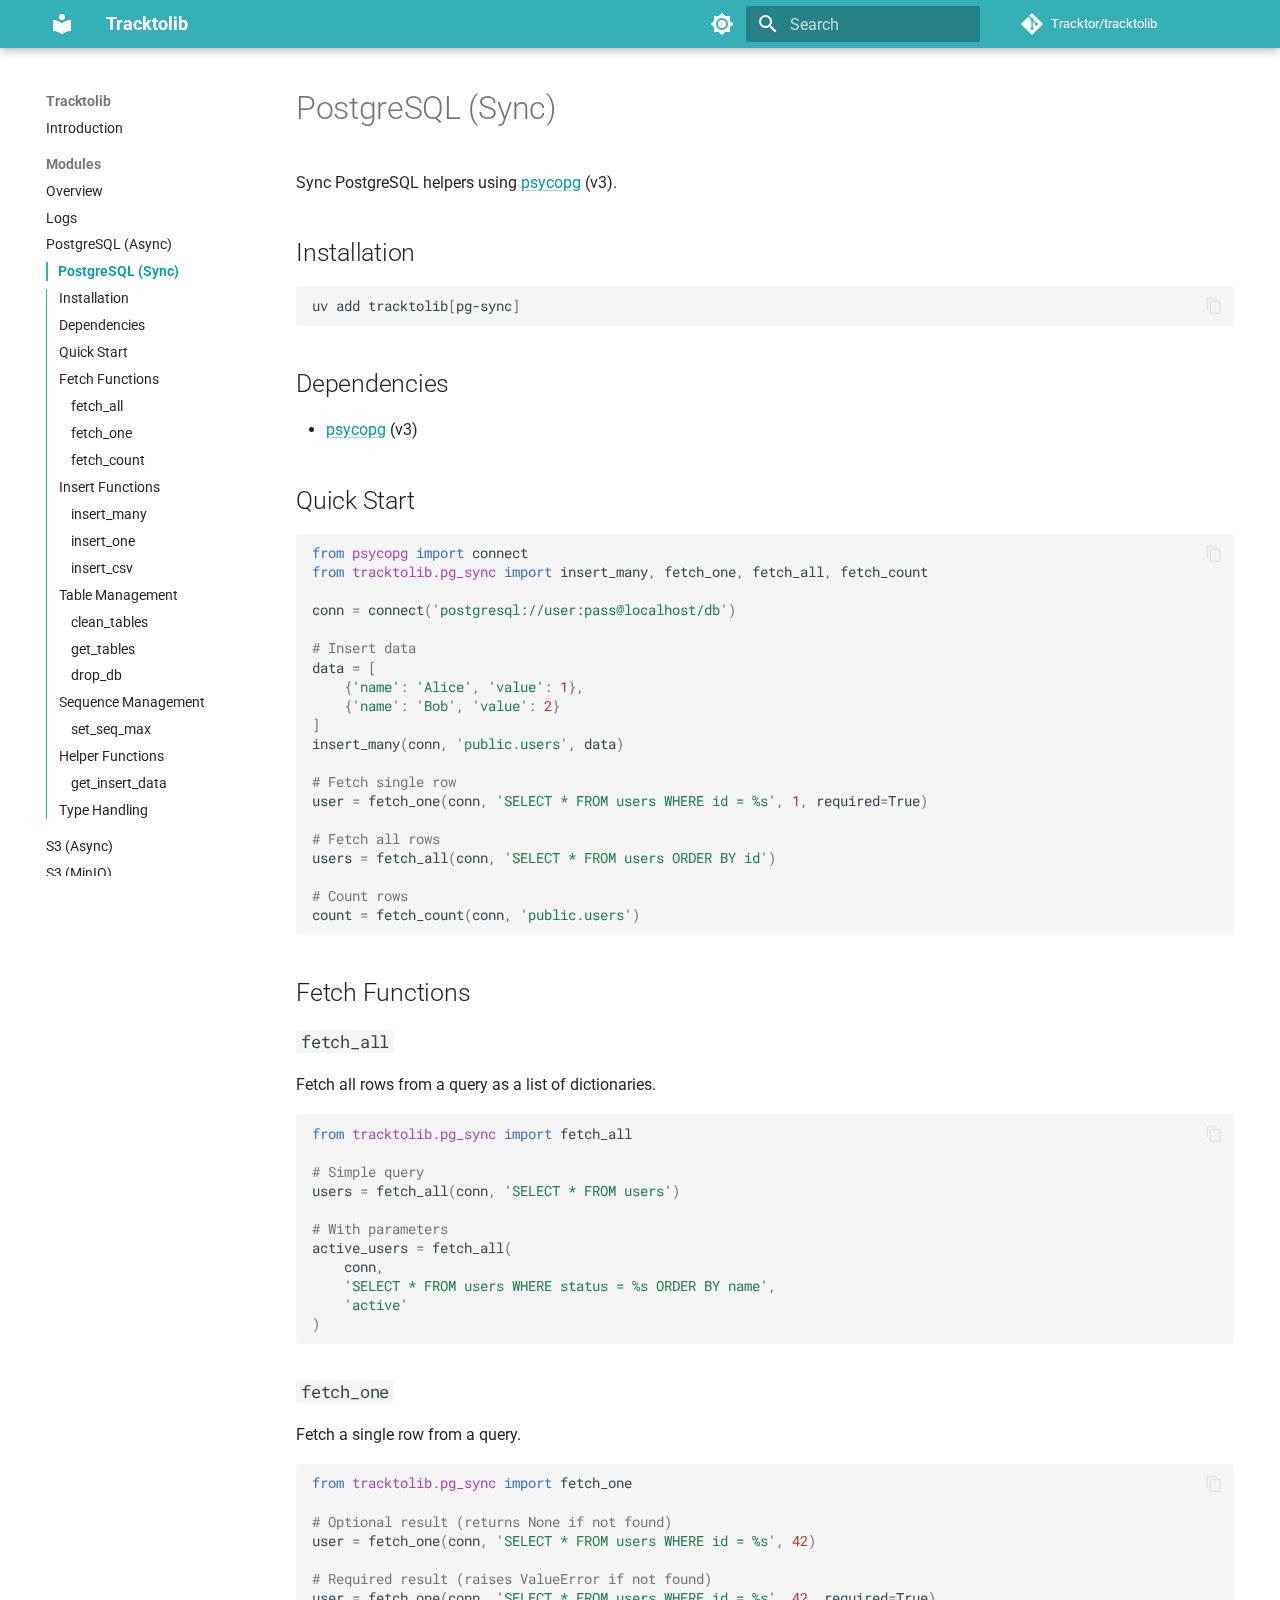
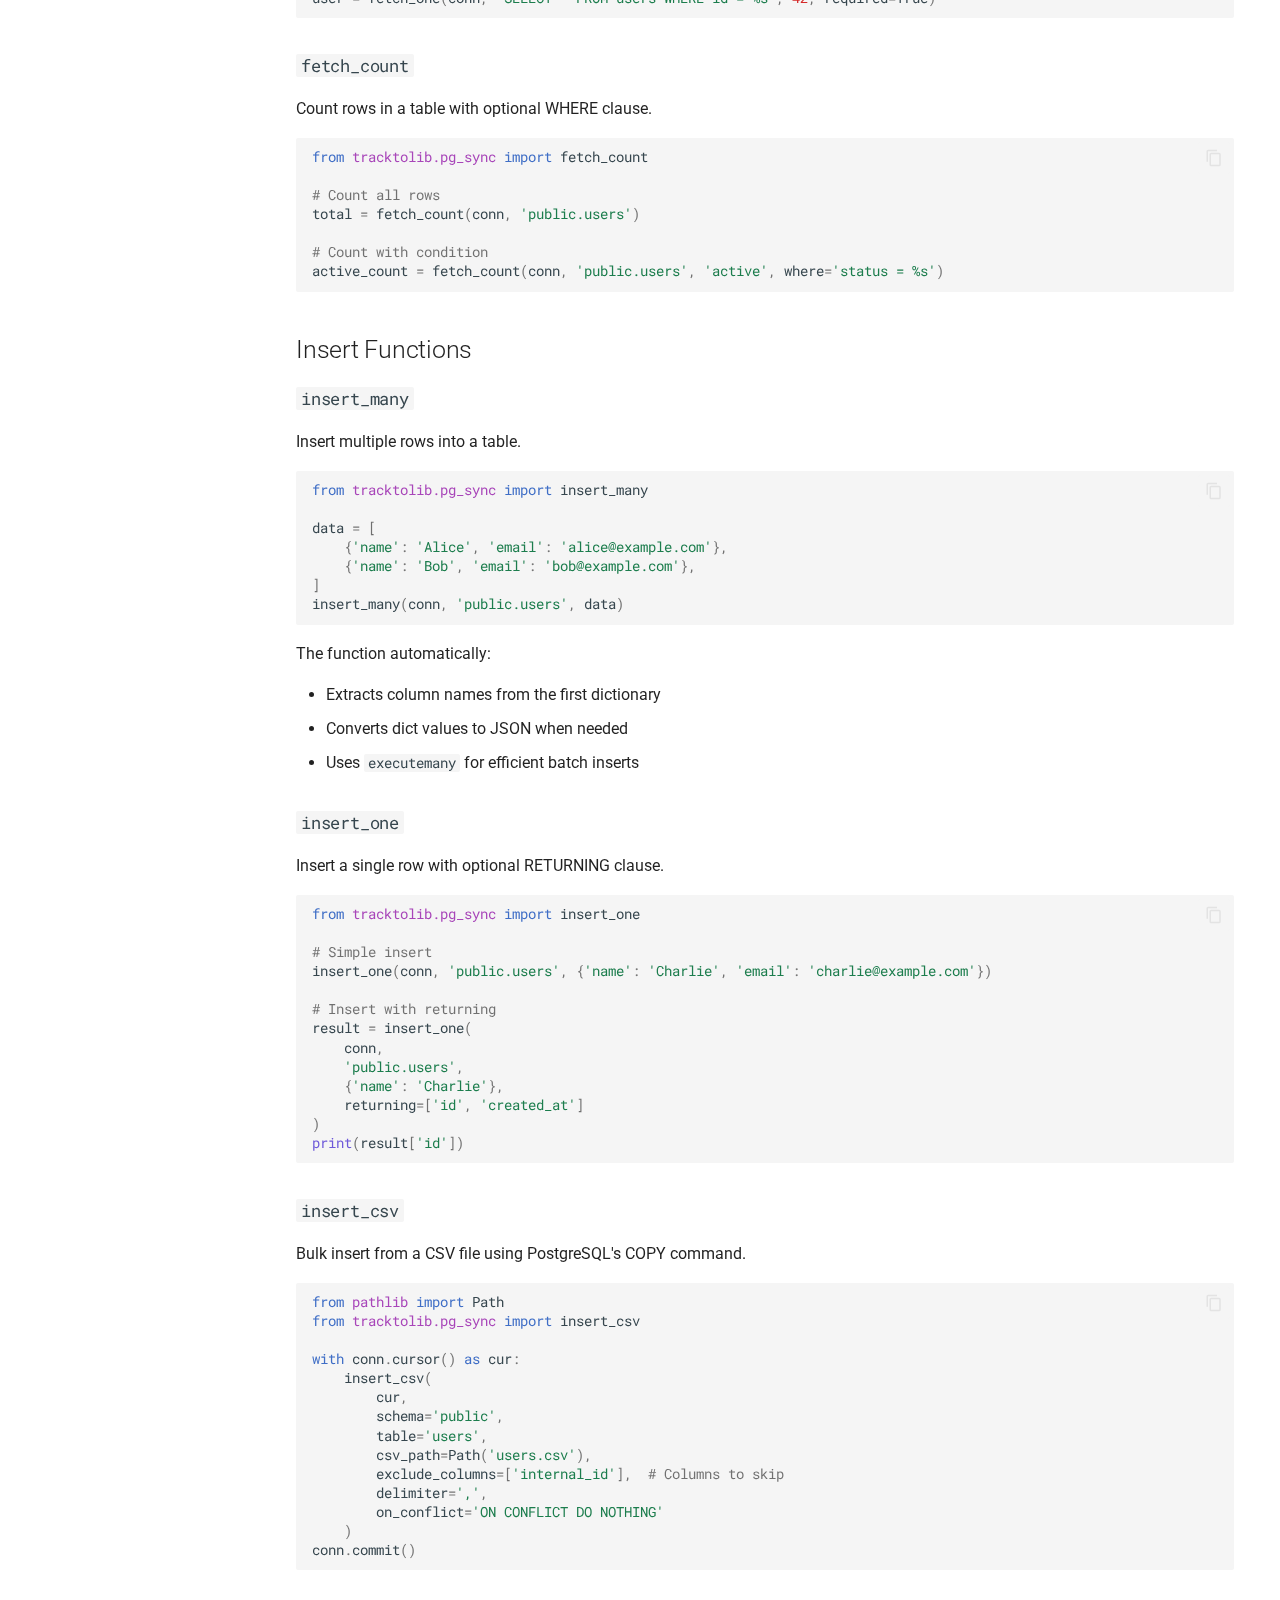
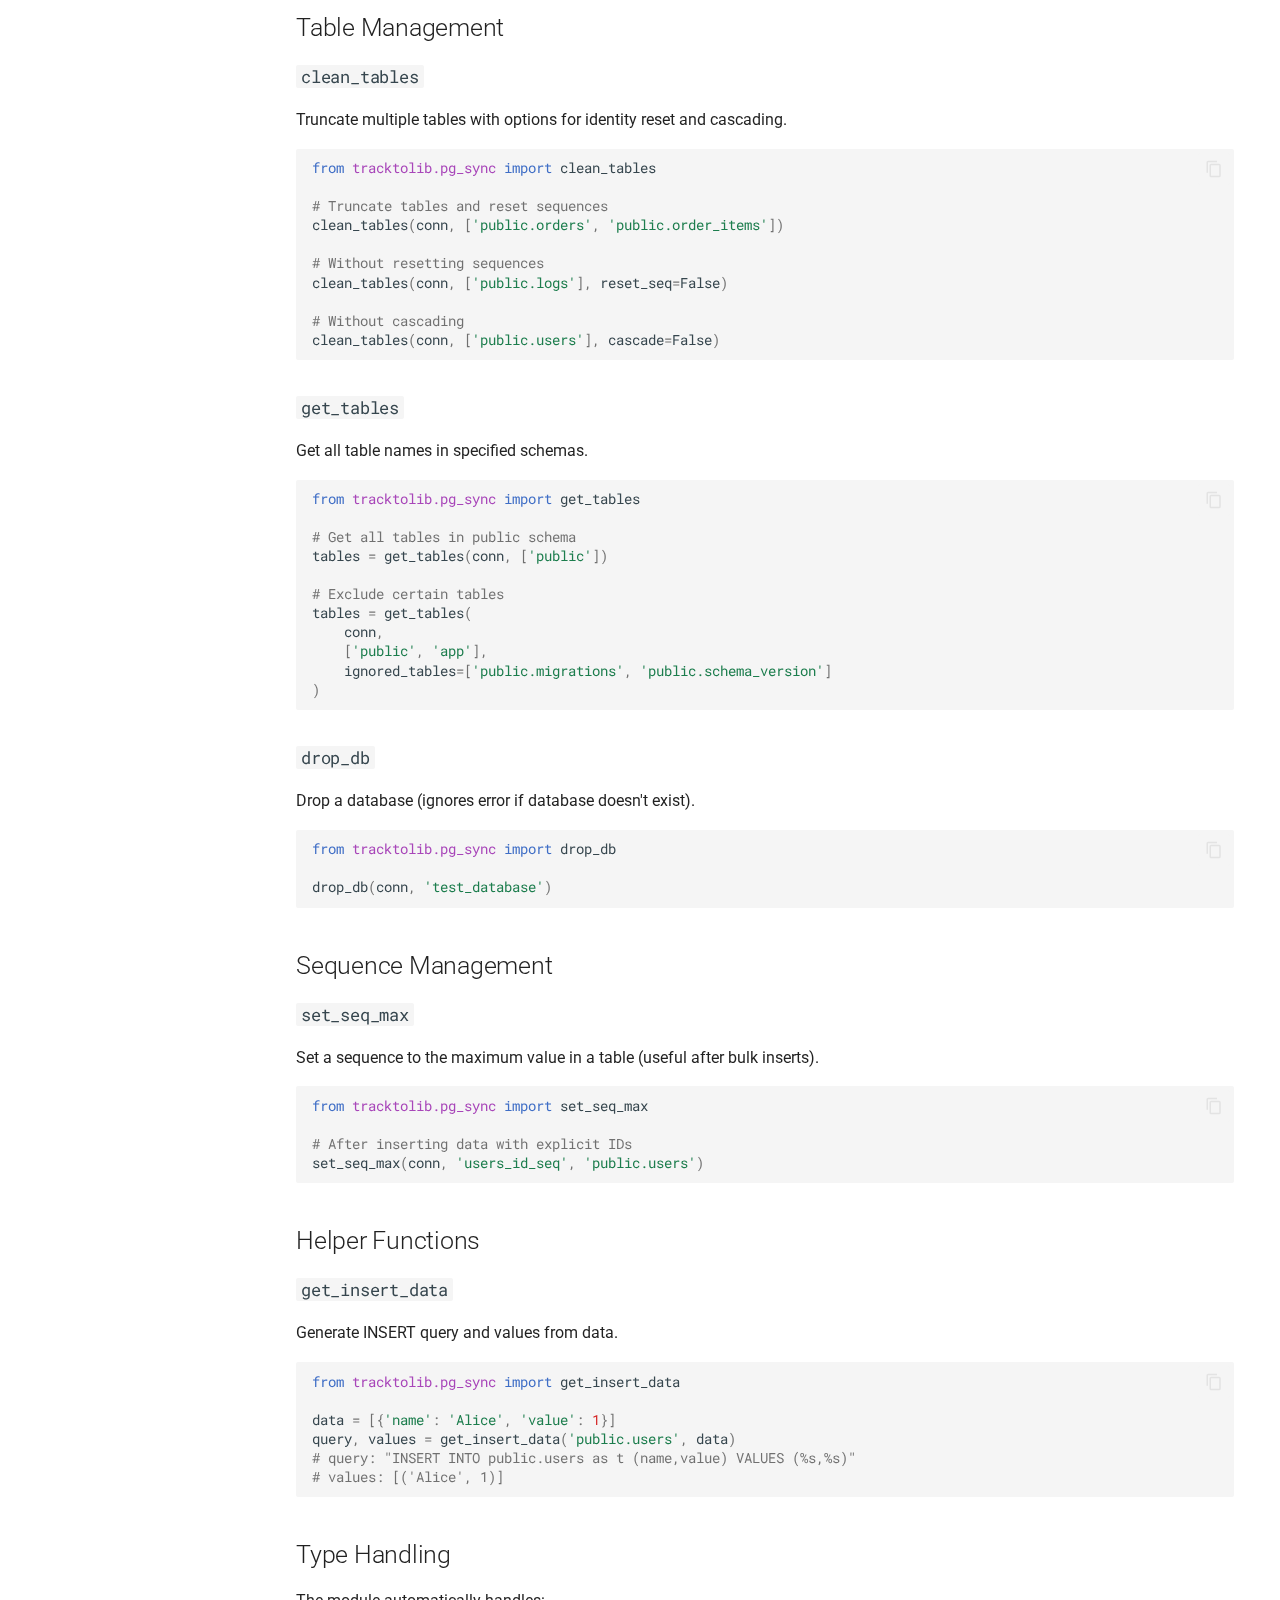
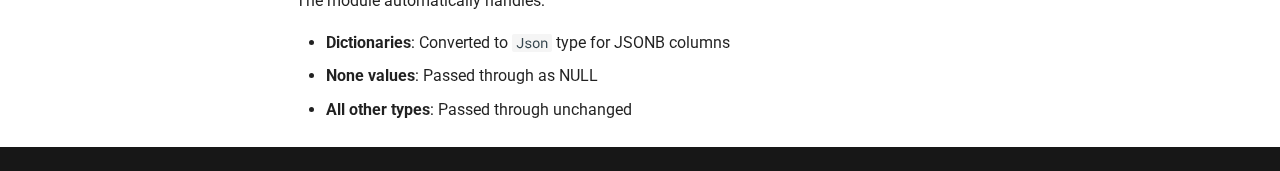
<file: modules/pg-sync/index.html>
<!doctype html>
<html lang="en" class="no-js">
  <head>
    
      <meta charset="utf-8">
      <meta name="viewport" content="width=device-width,initial-scale=1">
      
        <meta name="description" content="Tracktor Swiss-knife Utility library for Python.">
      
      
        <meta name="author" content="Tracktor">
      
      
        <link rel="canonical" href="https://tracktor.github.io/tracktolib/modules/pg-sync/">
      
      
        <link rel="prev" href="../pg/">
      
      
        <link rel="next" href="../s3/">
      
      
        
      
      
      <link rel="icon" href="../../assets/images/favicon.png">
      <meta name="generator" content="mkdocs-1.6.1, mkdocs-material-9.7.1">
    
    
      
        <title>PostgreSQL (Sync) - Tracktolib</title>
      
    
    
      <link rel="stylesheet" href="../../assets/stylesheets/main.484c7ddc.min.css">
      
        
        <link rel="stylesheet" href="../../assets/stylesheets/palette.ab4e12ef.min.css">
      
      


    
    
      
    
    
      
        
        
        <link rel="preconnect" href="https://fonts.gstatic.com" crossorigin>
        <link rel="stylesheet" href="https://fonts.googleapis.com/css?family=Roboto:300,300i,400,400i,700,700i%7CRoboto+Mono:400,400i,700,700i&display=fallback">
        <style>:root{--md-text-font:"Roboto";--md-code-font:"Roboto Mono"}</style>
      
    
    
      <link rel="stylesheet" href="../../stylesheets/extra.css">
    
    <script>__md_scope=new URL("../..",location),__md_hash=e=>[...e].reduce(((e,_)=>(e<<5)-e+_.charCodeAt(0)),0),__md_get=(e,_=localStorage,t=__md_scope)=>JSON.parse(_.getItem(t.pathname+"."+e)),__md_set=(e,_,t=localStorage,a=__md_scope)=>{try{t.setItem(a.pathname+"."+e,JSON.stringify(_))}catch(e){}}</script>
    
      

    
    
  </head>
  
  
    
    
      
    
    
    
    
    <body dir="ltr" data-md-color-scheme="default" data-md-color-primary="custom" data-md-color-accent="teal">
  
    
    <input class="md-toggle" data-md-toggle="drawer" type="checkbox" id="__drawer" autocomplete="off">
    <input class="md-toggle" data-md-toggle="search" type="checkbox" id="__search" autocomplete="off">
    <label class="md-overlay" for="__drawer"></label>
    <div data-md-component="skip">
      
        
        <a href="#postgresql-sync" class="md-skip">
          Skip to content
        </a>
      
    </div>
    <div data-md-component="announce">
      
    </div>
    
    
      

  

<header class="md-header md-header--shadow" data-md-component="header">
  <nav class="md-header__inner md-grid" aria-label="Header">
    <a href="../.." title="Tracktolib" class="md-header__button md-logo" aria-label="Tracktolib" data-md-component="logo">
      
  
  <svg xmlns="http://www.w3.org/2000/svg" viewBox="0 0 24 24"><path d="M12 8a3 3 0 0 0 3-3 3 3 0 0 0-3-3 3 3 0 0 0-3 3 3 3 0 0 0 3 3m0 3.54C9.64 9.35 6.5 8 3 8v11c3.5 0 6.64 1.35 9 3.54 2.36-2.19 5.5-3.54 9-3.54V8c-3.5 0-6.64 1.35-9 3.54"/></svg>

    </a>
    <label class="md-header__button md-icon" for="__drawer">
      
      <svg xmlns="http://www.w3.org/2000/svg" viewBox="0 0 24 24"><path d="M3 6h18v2H3zm0 5h18v2H3zm0 5h18v2H3z"/></svg>
    </label>
    <div class="md-header__title" data-md-component="header-title">
      <div class="md-header__ellipsis">
        <div class="md-header__topic">
          <span class="md-ellipsis">
            Tracktolib
          </span>
        </div>
        <div class="md-header__topic" data-md-component="header-topic">
          <span class="md-ellipsis">
            
              PostgreSQL (Sync)
            
          </span>
        </div>
      </div>
    </div>
    
      
        <form class="md-header__option" data-md-component="palette">
  
    
    
    
    <input class="md-option" data-md-color-media="(prefers-color-scheme: light)" data-md-color-scheme="default" data-md-color-primary="custom" data-md-color-accent="teal"  aria-label="Switch to dark mode"  type="radio" name="__palette" id="__palette_0">
    
      <label class="md-header__button md-icon" title="Switch to dark mode" for="__palette_1" hidden>
        <svg xmlns="http://www.w3.org/2000/svg" viewBox="0 0 24 24"><path d="M12 8a4 4 0 0 0-4 4 4 4 0 0 0 4 4 4 4 0 0 0 4-4 4 4 0 0 0-4-4m0 10a6 6 0 0 1-6-6 6 6 0 0 1 6-6 6 6 0 0 1 6 6 6 6 0 0 1-6 6m8-9.31V4h-4.69L12 .69 8.69 4H4v4.69L.69 12 4 15.31V20h4.69L12 23.31 15.31 20H20v-4.69L23.31 12z"/></svg>
      </label>
    
  
    
    
    
    <input class="md-option" data-md-color-media="(prefers-color-scheme: dark)" data-md-color-scheme="slate" data-md-color-primary="custom" data-md-color-accent="teal"  aria-label="Switch to light mode"  type="radio" name="__palette" id="__palette_1">
    
      <label class="md-header__button md-icon" title="Switch to light mode" for="__palette_0" hidden>
        <svg xmlns="http://www.w3.org/2000/svg" viewBox="0 0 24 24"><path d="M12 18c-.89 0-1.74-.2-2.5-.55C11.56 16.5 13 14.42 13 12s-1.44-4.5-3.5-5.45C10.26 6.2 11.11 6 12 6a6 6 0 0 1 6 6 6 6 0 0 1-6 6m8-9.31V4h-4.69L12 .69 8.69 4H4v4.69L.69 12 4 15.31V20h4.69L12 23.31 15.31 20H20v-4.69L23.31 12z"/></svg>
      </label>
    
  
</form>
      
    
    
      <script>var palette=__md_get("__palette");if(palette&&palette.color){if("(prefers-color-scheme)"===palette.color.media){var media=matchMedia("(prefers-color-scheme: light)"),input=document.querySelector(media.matches?"[data-md-color-media='(prefers-color-scheme: light)']":"[data-md-color-media='(prefers-color-scheme: dark)']");palette.color.media=input.getAttribute("data-md-color-media"),palette.color.scheme=input.getAttribute("data-md-color-scheme"),palette.color.primary=input.getAttribute("data-md-color-primary"),palette.color.accent=input.getAttribute("data-md-color-accent")}for(var[key,value]of Object.entries(palette.color))document.body.setAttribute("data-md-color-"+key,value)}</script>
    
    
    
      
      
        <label class="md-header__button md-icon" for="__search">
          
          <svg xmlns="http://www.w3.org/2000/svg" viewBox="0 0 24 24"><path d="M9.5 3A6.5 6.5 0 0 1 16 9.5c0 1.61-.59 3.09-1.56 4.23l.27.27h.79l5 5-1.5 1.5-5-5v-.79l-.27-.27A6.52 6.52 0 0 1 9.5 16 6.5 6.5 0 0 1 3 9.5 6.5 6.5 0 0 1 9.5 3m0 2C7 5 5 7 5 9.5S7 14 9.5 14 14 12 14 9.5 12 5 9.5 5"/></svg>
        </label>
        <div class="md-search" data-md-component="search" role="dialog">
  <label class="md-search__overlay" for="__search"></label>
  <div class="md-search__inner" role="search">
    <form class="md-search__form" name="search">
      <input type="text" class="md-search__input" name="query" aria-label="Search" placeholder="Search" autocapitalize="off" autocorrect="off" autocomplete="off" spellcheck="false" data-md-component="search-query" required>
      <label class="md-search__icon md-icon" for="__search">
        
        <svg xmlns="http://www.w3.org/2000/svg" viewBox="0 0 24 24"><path d="M9.5 3A6.5 6.5 0 0 1 16 9.5c0 1.61-.59 3.09-1.56 4.23l.27.27h.79l5 5-1.5 1.5-5-5v-.79l-.27-.27A6.52 6.52 0 0 1 9.5 16 6.5 6.5 0 0 1 3 9.5 6.5 6.5 0 0 1 9.5 3m0 2C7 5 5 7 5 9.5S7 14 9.5 14 14 12 14 9.5 12 5 9.5 5"/></svg>
        
        <svg xmlns="http://www.w3.org/2000/svg" viewBox="0 0 24 24"><path d="M20 11v2H8l5.5 5.5-1.42 1.42L4.16 12l7.92-7.92L13.5 5.5 8 11z"/></svg>
      </label>
      <nav class="md-search__options" aria-label="Search">
        
        <button type="reset" class="md-search__icon md-icon" title="Clear" aria-label="Clear" tabindex="-1">
          
          <svg xmlns="http://www.w3.org/2000/svg" viewBox="0 0 24 24"><path d="M19 6.41 17.59 5 12 10.59 6.41 5 5 6.41 10.59 12 5 17.59 6.41 19 12 13.41 17.59 19 19 17.59 13.41 12z"/></svg>
        </button>
      </nav>
      
        <div class="md-search__suggest" data-md-component="search-suggest"></div>
      
    </form>
    <div class="md-search__output">
      <div class="md-search__scrollwrap" tabindex="0" data-md-scrollfix>
        <div class="md-search-result" data-md-component="search-result">
          <div class="md-search-result__meta">
            Initializing search
          </div>
          <ol class="md-search-result__list" role="presentation"></ol>
        </div>
      </div>
    </div>
  </div>
</div>
      
    
    
      <div class="md-header__source">
        <a href="https://github.com/Tracktor/tracktolib" title="Go to repository" class="md-source" data-md-component="source">
  <div class="md-source__icon md-icon">
    
    <svg xmlns="http://www.w3.org/2000/svg" viewBox="0 0 448 512"><!--! Font Awesome Free 7.1.0 by @fontawesome - https://fontawesome.com License - https://fontawesome.com/license/free (Icons: CC BY 4.0, Fonts: SIL OFL 1.1, Code: MIT License) Copyright 2025 Fonticons, Inc.--><path d="M439.6 236.1 244 40.5c-5.4-5.5-12.8-8.5-20.4-8.5s-15 3-20.4 8.4L162.5 81l51.5 51.5c27.1-9.1 52.7 16.8 43.4 43.7l49.7 49.7c34.2-11.8 61.2 31 35.5 56.7-26.5 26.5-70.2-2.9-56-37.3L240.3 199v121.9c25.3 12.5 22.3 41.8 9.1 55-6.4 6.4-15.2 10.1-24.3 10.1s-17.8-3.6-24.3-10.1c-17.6-17.6-11.1-46.9 11.2-56v-123c-20.8-8.5-24.6-30.7-18.6-45L142.6 101 8.5 235.1C3 240.6 0 247.9 0 255.5s3 15 8.5 20.4l195.6 195.7c5.4 5.4 12.7 8.4 20.4 8.4s15-3 20.4-8.4l194.7-194.7c5.4-5.4 8.4-12.8 8.4-20.4s-3-15-8.4-20.4"/></svg>
  </div>
  <div class="md-source__repository">
    Tracktor/tracktolib
  </div>
</a>
      </div>
    
  </nav>
  
</header>
    
    <div class="md-container" data-md-component="container">
      
      
        
          
        
      
      <main class="md-main" data-md-component="main">
        <div class="md-main__inner md-grid">
          
            
              
              <div class="md-sidebar md-sidebar--primary" data-md-component="sidebar" data-md-type="navigation" >
                <div class="md-sidebar__scrollwrap">
                  <div class="md-sidebar__inner">
                    



  

<nav class="md-nav md-nav--primary md-nav--integrated" aria-label="Navigation" data-md-level="0">
  <label class="md-nav__title" for="__drawer">
    <a href="../.." title="Tracktolib" class="md-nav__button md-logo" aria-label="Tracktolib" data-md-component="logo">
      
  
  <svg xmlns="http://www.w3.org/2000/svg" viewBox="0 0 24 24"><path d="M12 8a3 3 0 0 0 3-3 3 3 0 0 0-3-3 3 3 0 0 0-3 3 3 3 0 0 0 3 3m0 3.54C9.64 9.35 6.5 8 3 8v11c3.5 0 6.64 1.35 9 3.54 2.36-2.19 5.5-3.54 9-3.54V8c-3.5 0-6.64 1.35-9 3.54"/></svg>

    </a>
    Tracktolib
  </label>
  
    <div class="md-nav__source">
      <a href="https://github.com/Tracktor/tracktolib" title="Go to repository" class="md-source" data-md-component="source">
  <div class="md-source__icon md-icon">
    
    <svg xmlns="http://www.w3.org/2000/svg" viewBox="0 0 448 512"><!--! Font Awesome Free 7.1.0 by @fontawesome - https://fontawesome.com License - https://fontawesome.com/license/free (Icons: CC BY 4.0, Fonts: SIL OFL 1.1, Code: MIT License) Copyright 2025 Fonticons, Inc.--><path d="M439.6 236.1 244 40.5c-5.4-5.5-12.8-8.5-20.4-8.5s-15 3-20.4 8.4L162.5 81l51.5 51.5c27.1-9.1 52.7 16.8 43.4 43.7l49.7 49.7c34.2-11.8 61.2 31 35.5 56.7-26.5 26.5-70.2-2.9-56-37.3L240.3 199v121.9c25.3 12.5 22.3 41.8 9.1 55-6.4 6.4-15.2 10.1-24.3 10.1s-17.8-3.6-24.3-10.1c-17.6-17.6-11.1-46.9 11.2-56v-123c-20.8-8.5-24.6-30.7-18.6-45L142.6 101 8.5 235.1C3 240.6 0 247.9 0 255.5s3 15 8.5 20.4l195.6 195.7c5.4 5.4 12.7 8.4 20.4 8.4s15-3 20.4-8.4l194.7-194.7c5.4-5.4 8.4-12.8 8.4-20.4s-3-15-8.4-20.4"/></svg>
  </div>
  <div class="md-source__repository">
    Tracktor/tracktolib
  </div>
</a>
    </div>
  
  <ul class="md-nav__list" data-md-scrollfix>
    
      
      
  
  
  
  
    <li class="md-nav__item">
      <a href="../.." class="md-nav__link">
        
  
  
  <span class="md-ellipsis">
    
  
    Introduction
  

    
  </span>
  
  

      </a>
    </li>
  

    
      
      
  
  
    
  
  
  
    
    
    
    
      
        
        
      
    
    
    <li class="md-nav__item md-nav__item--active md-nav__item--section md-nav__item--nested">
      
        
        
        <input class="md-nav__toggle md-toggle " type="checkbox" id="__nav_2" checked>
        
          
          <label class="md-nav__link" for="__nav_2" id="__nav_2_label" tabindex="">
            
  
  
  <span class="md-ellipsis">
    
  
    Modules
  

    
  </span>
  
  

            <span class="md-nav__icon md-icon"></span>
          </label>
        
        <nav class="md-nav" data-md-level="1" aria-labelledby="__nav_2_label" aria-expanded="true">
          <label class="md-nav__title" for="__nav_2">
            <span class="md-nav__icon md-icon"></span>
            
  
    Modules
  

          </label>
          <ul class="md-nav__list" data-md-scrollfix>
            
              
                
  
  
  
  
    <li class="md-nav__item">
      <a href="../" class="md-nav__link">
        
  
  
  <span class="md-ellipsis">
    
  
    Overview
  

    
  </span>
  
  

      </a>
    </li>
  

              
            
              
                
  
  
  
  
    <li class="md-nav__item">
      <a href="../logs/" class="md-nav__link">
        
  
  
  <span class="md-ellipsis">
    
  
    Logs
  

    
  </span>
  
  

      </a>
    </li>
  

              
            
              
                
  
  
  
  
    <li class="md-nav__item">
      <a href="../pg/" class="md-nav__link">
        
  
  
  <span class="md-ellipsis">
    
  
    PostgreSQL (Async)
  

    
  </span>
  
  

      </a>
    </li>
  

              
            
              
                
  
  
    
  
  
  
    <li class="md-nav__item md-nav__item--active">
      
      <input class="md-nav__toggle md-toggle" type="checkbox" id="__toc">
      
      
        
      
      
        <label class="md-nav__link md-nav__link--active" for="__toc">
          
  
  
  <span class="md-ellipsis">
    
  
    PostgreSQL (Sync)
  

    
  </span>
  
  

          <span class="md-nav__icon md-icon"></span>
        </label>
      
      <a href="./" class="md-nav__link md-nav__link--active">
        
  
  
  <span class="md-ellipsis">
    
  
    PostgreSQL (Sync)
  

    
  </span>
  
  

      </a>
      
        

<nav class="md-nav md-nav--secondary" aria-label="Table of contents">
  
  
  
    
  
  
    <label class="md-nav__title" for="__toc">
      <span class="md-nav__icon md-icon"></span>
      Table of contents
    </label>
    <ul class="md-nav__list" data-md-component="toc" data-md-scrollfix>
      
        <li class="md-nav__item">
  <a href="#installation" class="md-nav__link">
    <span class="md-ellipsis">
      
        Installation
      
    </span>
  </a>
  
</li>
      
        <li class="md-nav__item">
  <a href="#dependencies" class="md-nav__link">
    <span class="md-ellipsis">
      
        Dependencies
      
    </span>
  </a>
  
</li>
      
        <li class="md-nav__item">
  <a href="#quick-start" class="md-nav__link">
    <span class="md-ellipsis">
      
        Quick Start
      
    </span>
  </a>
  
</li>
      
        <li class="md-nav__item">
  <a href="#fetch-functions" class="md-nav__link">
    <span class="md-ellipsis">
      
        Fetch Functions
      
    </span>
  </a>
  
    <nav class="md-nav" aria-label="Fetch Functions">
      <ul class="md-nav__list">
        
          <li class="md-nav__item">
  <a href="#fetch_all" class="md-nav__link">
    <span class="md-ellipsis">
      
        fetch_all
      
    </span>
  </a>
  
</li>
        
          <li class="md-nav__item">
  <a href="#fetch_one" class="md-nav__link">
    <span class="md-ellipsis">
      
        fetch_one
      
    </span>
  </a>
  
</li>
        
          <li class="md-nav__item">
  <a href="#fetch_count" class="md-nav__link">
    <span class="md-ellipsis">
      
        fetch_count
      
    </span>
  </a>
  
</li>
        
      </ul>
    </nav>
  
</li>
      
        <li class="md-nav__item">
  <a href="#insert-functions" class="md-nav__link">
    <span class="md-ellipsis">
      
        Insert Functions
      
    </span>
  </a>
  
    <nav class="md-nav" aria-label="Insert Functions">
      <ul class="md-nav__list">
        
          <li class="md-nav__item">
  <a href="#insert_many" class="md-nav__link">
    <span class="md-ellipsis">
      
        insert_many
      
    </span>
  </a>
  
</li>
        
          <li class="md-nav__item">
  <a href="#insert_one" class="md-nav__link">
    <span class="md-ellipsis">
      
        insert_one
      
    </span>
  </a>
  
</li>
        
          <li class="md-nav__item">
  <a href="#insert_csv" class="md-nav__link">
    <span class="md-ellipsis">
      
        insert_csv
      
    </span>
  </a>
  
</li>
        
      </ul>
    </nav>
  
</li>
      
        <li class="md-nav__item">
  <a href="#table-management" class="md-nav__link">
    <span class="md-ellipsis">
      
        Table Management
      
    </span>
  </a>
  
    <nav class="md-nav" aria-label="Table Management">
      <ul class="md-nav__list">
        
          <li class="md-nav__item">
  <a href="#clean_tables" class="md-nav__link">
    <span class="md-ellipsis">
      
        clean_tables
      
    </span>
  </a>
  
</li>
        
          <li class="md-nav__item">
  <a href="#get_tables" class="md-nav__link">
    <span class="md-ellipsis">
      
        get_tables
      
    </span>
  </a>
  
</li>
        
          <li class="md-nav__item">
  <a href="#drop_db" class="md-nav__link">
    <span class="md-ellipsis">
      
        drop_db
      
    </span>
  </a>
  
</li>
        
      </ul>
    </nav>
  
</li>
      
        <li class="md-nav__item">
  <a href="#sequence-management" class="md-nav__link">
    <span class="md-ellipsis">
      
        Sequence Management
      
    </span>
  </a>
  
    <nav class="md-nav" aria-label="Sequence Management">
      <ul class="md-nav__list">
        
          <li class="md-nav__item">
  <a href="#set_seq_max" class="md-nav__link">
    <span class="md-ellipsis">
      
        set_seq_max
      
    </span>
  </a>
  
</li>
        
      </ul>
    </nav>
  
</li>
      
        <li class="md-nav__item">
  <a href="#helper-functions" class="md-nav__link">
    <span class="md-ellipsis">
      
        Helper Functions
      
    </span>
  </a>
  
    <nav class="md-nav" aria-label="Helper Functions">
      <ul class="md-nav__list">
        
          <li class="md-nav__item">
  <a href="#get_insert_data" class="md-nav__link">
    <span class="md-ellipsis">
      
        get_insert_data
      
    </span>
  </a>
  
</li>
        
      </ul>
    </nav>
  
</li>
      
        <li class="md-nav__item">
  <a href="#type-handling" class="md-nav__link">
    <span class="md-ellipsis">
      
        Type Handling
      
    </span>
  </a>
  
</li>
      
    </ul>
  
</nav>
      
    </li>
  

              
            
              
                
  
  
  
  
    <li class="md-nav__item">
      <a href="../s3/" class="md-nav__link">
        
  
  
  <span class="md-ellipsis">
    
  
    S3 (Async)
  

    
  </span>
  
  

      </a>
    </li>
  

              
            
              
                
  
  
  
  
    <li class="md-nav__item">
      <a href="../s3-minio/" class="md-nav__link">
        
  
  
  <span class="md-ellipsis">
    
  
    S3 (MinIO)
  

    
  </span>
  
  

      </a>
    </li>
  

              
            
              
                
  
  
  
  
    <li class="md-nav__item">
      <a href="../s3-niquests/" class="md-nav__link">
        
  
  
  <span class="md-ellipsis">
    
  
    S3 (Niquests)
  

    
  </span>
  
  

      </a>
    </li>
  

              
            
              
                
  
  
  
  
    <li class="md-nav__item">
      <a href="../api/" class="md-nav__link">
        
  
  
  <span class="md-ellipsis">
    
  
    API (FastAPI)
  

    
  </span>
  
  

      </a>
    </li>
  

              
            
              
                
  
  
  
  
    <li class="md-nav__item">
      <a href="../http/" class="md-nav__link">
        
  
  
  <span class="md-ellipsis">
    
  
    HTTP (Deprecated)
  

    
  </span>
  
  

      </a>
    </li>
  

              
            
              
                
  
  
  
  
    <li class="md-nav__item">
      <a href="../notion/" class="md-nav__link">
        
  
  
  <span class="md-ellipsis">
    
  
    Notion
  

    
  </span>
  
  

      </a>
    </li>
  

              
            
              
                
  
  
  
  
    <li class="md-nav__item">
      <a href="../tests/" class="md-nav__link">
        
  
  
  <span class="md-ellipsis">
    
  
    Tests
  

    
  </span>
  
  

      </a>
    </li>
  

              
            
          </ul>
        </nav>
      
    </li>
  

    
  </ul>
</nav>
                  </div>
                </div>
              </div>
            
            
          
          
            <div class="md-content" data-md-component="content">
              
              <article class="md-content__inner md-typeset">
                
                  


  
  


<h1 id="postgresql-sync">PostgreSQL (Sync)</h1>
<p>Sync PostgreSQL helpers using <a href="https://www.psycopg.org/psycopg3/">psycopg</a> (v3).</p>
<h2 id="installation">Installation</h2>
<div class="highlight"><pre><span></span><code><a id="__codelineno-0-1" name="__codelineno-0-1" href="#__codelineno-0-1"></a>uv<span class="w"> </span>add<span class="w"> </span>tracktolib<span class="o">[</span>pg-sync<span class="o">]</span>
</code></pre></div>
<h2 id="dependencies">Dependencies</h2>
<ul>
<li><a href="https://www.psycopg.org/psycopg3/">psycopg</a> (v3)</li>
</ul>
<h2 id="quick-start">Quick Start</h2>
<div class="highlight"><pre><span></span><code><a id="__codelineno-1-1" name="__codelineno-1-1" href="#__codelineno-1-1"></a><span class="kn">from</span><span class="w"> </span><span class="nn">psycopg</span><span class="w"> </span><span class="kn">import</span> <span class="n">connect</span>
<a id="__codelineno-1-2" name="__codelineno-1-2" href="#__codelineno-1-2"></a><span class="kn">from</span><span class="w"> </span><span class="nn">tracktolib.pg_sync</span><span class="w"> </span><span class="kn">import</span> <span class="n">insert_many</span><span class="p">,</span> <span class="n">fetch_one</span><span class="p">,</span> <span class="n">fetch_all</span><span class="p">,</span> <span class="n">fetch_count</span>
<a id="__codelineno-1-3" name="__codelineno-1-3" href="#__codelineno-1-3"></a>
<a id="__codelineno-1-4" name="__codelineno-1-4" href="#__codelineno-1-4"></a><span class="n">conn</span> <span class="o">=</span> <span class="n">connect</span><span class="p">(</span><span class="s1">&#39;postgresql://user:pass@localhost/db&#39;</span><span class="p">)</span>
<a id="__codelineno-1-5" name="__codelineno-1-5" href="#__codelineno-1-5"></a>
<a id="__codelineno-1-6" name="__codelineno-1-6" href="#__codelineno-1-6"></a><span class="c1"># Insert data</span>
<a id="__codelineno-1-7" name="__codelineno-1-7" href="#__codelineno-1-7"></a><span class="n">data</span> <span class="o">=</span> <span class="p">[</span>
<a id="__codelineno-1-8" name="__codelineno-1-8" href="#__codelineno-1-8"></a>    <span class="p">{</span><span class="s1">&#39;name&#39;</span><span class="p">:</span> <span class="s1">&#39;Alice&#39;</span><span class="p">,</span> <span class="s1">&#39;value&#39;</span><span class="p">:</span> <span class="mi">1</span><span class="p">},</span>
<a id="__codelineno-1-9" name="__codelineno-1-9" href="#__codelineno-1-9"></a>    <span class="p">{</span><span class="s1">&#39;name&#39;</span><span class="p">:</span> <span class="s1">&#39;Bob&#39;</span><span class="p">,</span> <span class="s1">&#39;value&#39;</span><span class="p">:</span> <span class="mi">2</span><span class="p">}</span>
<a id="__codelineno-1-10" name="__codelineno-1-10" href="#__codelineno-1-10"></a><span class="p">]</span>
<a id="__codelineno-1-11" name="__codelineno-1-11" href="#__codelineno-1-11"></a><span class="n">insert_many</span><span class="p">(</span><span class="n">conn</span><span class="p">,</span> <span class="s1">&#39;public.users&#39;</span><span class="p">,</span> <span class="n">data</span><span class="p">)</span>
<a id="__codelineno-1-12" name="__codelineno-1-12" href="#__codelineno-1-12"></a>
<a id="__codelineno-1-13" name="__codelineno-1-13" href="#__codelineno-1-13"></a><span class="c1"># Fetch single row</span>
<a id="__codelineno-1-14" name="__codelineno-1-14" href="#__codelineno-1-14"></a><span class="n">user</span> <span class="o">=</span> <span class="n">fetch_one</span><span class="p">(</span><span class="n">conn</span><span class="p">,</span> <span class="s1">&#39;SELECT * FROM users WHERE id = </span><span class="si">%s</span><span class="s1">&#39;</span><span class="p">,</span> <span class="mi">1</span><span class="p">,</span> <span class="n">required</span><span class="o">=</span><span class="kc">True</span><span class="p">)</span>
<a id="__codelineno-1-15" name="__codelineno-1-15" href="#__codelineno-1-15"></a>
<a id="__codelineno-1-16" name="__codelineno-1-16" href="#__codelineno-1-16"></a><span class="c1"># Fetch all rows</span>
<a id="__codelineno-1-17" name="__codelineno-1-17" href="#__codelineno-1-17"></a><span class="n">users</span> <span class="o">=</span> <span class="n">fetch_all</span><span class="p">(</span><span class="n">conn</span><span class="p">,</span> <span class="s1">&#39;SELECT * FROM users ORDER BY id&#39;</span><span class="p">)</span>
<a id="__codelineno-1-18" name="__codelineno-1-18" href="#__codelineno-1-18"></a>
<a id="__codelineno-1-19" name="__codelineno-1-19" href="#__codelineno-1-19"></a><span class="c1"># Count rows</span>
<a id="__codelineno-1-20" name="__codelineno-1-20" href="#__codelineno-1-20"></a><span class="n">count</span> <span class="o">=</span> <span class="n">fetch_count</span><span class="p">(</span><span class="n">conn</span><span class="p">,</span> <span class="s1">&#39;public.users&#39;</span><span class="p">)</span>
</code></pre></div>
<h2 id="fetch-functions">Fetch Functions</h2>
<h3 id="fetch_all"><code>fetch_all</code></h3>
<p>Fetch all rows from a query as a list of dictionaries.</p>
<div class="highlight"><pre><span></span><code><a id="__codelineno-2-1" name="__codelineno-2-1" href="#__codelineno-2-1"></a><span class="kn">from</span><span class="w"> </span><span class="nn">tracktolib.pg_sync</span><span class="w"> </span><span class="kn">import</span> <span class="n">fetch_all</span>
<a id="__codelineno-2-2" name="__codelineno-2-2" href="#__codelineno-2-2"></a>
<a id="__codelineno-2-3" name="__codelineno-2-3" href="#__codelineno-2-3"></a><span class="c1"># Simple query</span>
<a id="__codelineno-2-4" name="__codelineno-2-4" href="#__codelineno-2-4"></a><span class="n">users</span> <span class="o">=</span> <span class="n">fetch_all</span><span class="p">(</span><span class="n">conn</span><span class="p">,</span> <span class="s1">&#39;SELECT * FROM users&#39;</span><span class="p">)</span>
<a id="__codelineno-2-5" name="__codelineno-2-5" href="#__codelineno-2-5"></a>
<a id="__codelineno-2-6" name="__codelineno-2-6" href="#__codelineno-2-6"></a><span class="c1"># With parameters</span>
<a id="__codelineno-2-7" name="__codelineno-2-7" href="#__codelineno-2-7"></a><span class="n">active_users</span> <span class="o">=</span> <span class="n">fetch_all</span><span class="p">(</span>
<a id="__codelineno-2-8" name="__codelineno-2-8" href="#__codelineno-2-8"></a>    <span class="n">conn</span><span class="p">,</span>
<a id="__codelineno-2-9" name="__codelineno-2-9" href="#__codelineno-2-9"></a>    <span class="s1">&#39;SELECT * FROM users WHERE status = </span><span class="si">%s</span><span class="s1"> ORDER BY name&#39;</span><span class="p">,</span>
<a id="__codelineno-2-10" name="__codelineno-2-10" href="#__codelineno-2-10"></a>    <span class="s1">&#39;active&#39;</span>
<a id="__codelineno-2-11" name="__codelineno-2-11" href="#__codelineno-2-11"></a><span class="p">)</span>
</code></pre></div>
<h3 id="fetch_one"><code>fetch_one</code></h3>
<p>Fetch a single row from a query.</p>
<div class="highlight"><pre><span></span><code><a id="__codelineno-3-1" name="__codelineno-3-1" href="#__codelineno-3-1"></a><span class="kn">from</span><span class="w"> </span><span class="nn">tracktolib.pg_sync</span><span class="w"> </span><span class="kn">import</span> <span class="n">fetch_one</span>
<a id="__codelineno-3-2" name="__codelineno-3-2" href="#__codelineno-3-2"></a>
<a id="__codelineno-3-3" name="__codelineno-3-3" href="#__codelineno-3-3"></a><span class="c1"># Optional result (returns None if not found)</span>
<a id="__codelineno-3-4" name="__codelineno-3-4" href="#__codelineno-3-4"></a><span class="n">user</span> <span class="o">=</span> <span class="n">fetch_one</span><span class="p">(</span><span class="n">conn</span><span class="p">,</span> <span class="s1">&#39;SELECT * FROM users WHERE id = </span><span class="si">%s</span><span class="s1">&#39;</span><span class="p">,</span> <span class="mi">42</span><span class="p">)</span>
<a id="__codelineno-3-5" name="__codelineno-3-5" href="#__codelineno-3-5"></a>
<a id="__codelineno-3-6" name="__codelineno-3-6" href="#__codelineno-3-6"></a><span class="c1"># Required result (raises ValueError if not found)</span>
<a id="__codelineno-3-7" name="__codelineno-3-7" href="#__codelineno-3-7"></a><span class="n">user</span> <span class="o">=</span> <span class="n">fetch_one</span><span class="p">(</span><span class="n">conn</span><span class="p">,</span> <span class="s1">&#39;SELECT * FROM users WHERE id = </span><span class="si">%s</span><span class="s1">&#39;</span><span class="p">,</span> <span class="mi">42</span><span class="p">,</span> <span class="n">required</span><span class="o">=</span><span class="kc">True</span><span class="p">)</span>
</code></pre></div>
<h3 id="fetch_count"><code>fetch_count</code></h3>
<p>Count rows in a table with optional WHERE clause.</p>
<div class="highlight"><pre><span></span><code><a id="__codelineno-4-1" name="__codelineno-4-1" href="#__codelineno-4-1"></a><span class="kn">from</span><span class="w"> </span><span class="nn">tracktolib.pg_sync</span><span class="w"> </span><span class="kn">import</span> <span class="n">fetch_count</span>
<a id="__codelineno-4-2" name="__codelineno-4-2" href="#__codelineno-4-2"></a>
<a id="__codelineno-4-3" name="__codelineno-4-3" href="#__codelineno-4-3"></a><span class="c1"># Count all rows</span>
<a id="__codelineno-4-4" name="__codelineno-4-4" href="#__codelineno-4-4"></a><span class="n">total</span> <span class="o">=</span> <span class="n">fetch_count</span><span class="p">(</span><span class="n">conn</span><span class="p">,</span> <span class="s1">&#39;public.users&#39;</span><span class="p">)</span>
<a id="__codelineno-4-5" name="__codelineno-4-5" href="#__codelineno-4-5"></a>
<a id="__codelineno-4-6" name="__codelineno-4-6" href="#__codelineno-4-6"></a><span class="c1"># Count with condition</span>
<a id="__codelineno-4-7" name="__codelineno-4-7" href="#__codelineno-4-7"></a><span class="n">active_count</span> <span class="o">=</span> <span class="n">fetch_count</span><span class="p">(</span><span class="n">conn</span><span class="p">,</span> <span class="s1">&#39;public.users&#39;</span><span class="p">,</span> <span class="s1">&#39;active&#39;</span><span class="p">,</span> <span class="n">where</span><span class="o">=</span><span class="s1">&#39;status = </span><span class="si">%s</span><span class="s1">&#39;</span><span class="p">)</span>
</code></pre></div>
<h2 id="insert-functions">Insert Functions</h2>
<h3 id="insert_many"><code>insert_many</code></h3>
<p>Insert multiple rows into a table.</p>
<div class="highlight"><pre><span></span><code><a id="__codelineno-5-1" name="__codelineno-5-1" href="#__codelineno-5-1"></a><span class="kn">from</span><span class="w"> </span><span class="nn">tracktolib.pg_sync</span><span class="w"> </span><span class="kn">import</span> <span class="n">insert_many</span>
<a id="__codelineno-5-2" name="__codelineno-5-2" href="#__codelineno-5-2"></a>
<a id="__codelineno-5-3" name="__codelineno-5-3" href="#__codelineno-5-3"></a><span class="n">data</span> <span class="o">=</span> <span class="p">[</span>
<a id="__codelineno-5-4" name="__codelineno-5-4" href="#__codelineno-5-4"></a>    <span class="p">{</span><span class="s1">&#39;name&#39;</span><span class="p">:</span> <span class="s1">&#39;Alice&#39;</span><span class="p">,</span> <span class="s1">&#39;email&#39;</span><span class="p">:</span> <span class="s1">&#39;alice@example.com&#39;</span><span class="p">},</span>
<a id="__codelineno-5-5" name="__codelineno-5-5" href="#__codelineno-5-5"></a>    <span class="p">{</span><span class="s1">&#39;name&#39;</span><span class="p">:</span> <span class="s1">&#39;Bob&#39;</span><span class="p">,</span> <span class="s1">&#39;email&#39;</span><span class="p">:</span> <span class="s1">&#39;bob@example.com&#39;</span><span class="p">},</span>
<a id="__codelineno-5-6" name="__codelineno-5-6" href="#__codelineno-5-6"></a><span class="p">]</span>
<a id="__codelineno-5-7" name="__codelineno-5-7" href="#__codelineno-5-7"></a><span class="n">insert_many</span><span class="p">(</span><span class="n">conn</span><span class="p">,</span> <span class="s1">&#39;public.users&#39;</span><span class="p">,</span> <span class="n">data</span><span class="p">)</span>
</code></pre></div>
<p>The function automatically:</p>
<ul>
<li>Extracts column names from the first dictionary</li>
<li>Converts dict values to JSON when needed</li>
<li>Uses <code>executemany</code> for efficient batch inserts</li>
</ul>
<h3 id="insert_one"><code>insert_one</code></h3>
<p>Insert a single row with optional RETURNING clause.</p>
<div class="highlight"><pre><span></span><code><a id="__codelineno-6-1" name="__codelineno-6-1" href="#__codelineno-6-1"></a><span class="kn">from</span><span class="w"> </span><span class="nn">tracktolib.pg_sync</span><span class="w"> </span><span class="kn">import</span> <span class="n">insert_one</span>
<a id="__codelineno-6-2" name="__codelineno-6-2" href="#__codelineno-6-2"></a>
<a id="__codelineno-6-3" name="__codelineno-6-3" href="#__codelineno-6-3"></a><span class="c1"># Simple insert</span>
<a id="__codelineno-6-4" name="__codelineno-6-4" href="#__codelineno-6-4"></a><span class="n">insert_one</span><span class="p">(</span><span class="n">conn</span><span class="p">,</span> <span class="s1">&#39;public.users&#39;</span><span class="p">,</span> <span class="p">{</span><span class="s1">&#39;name&#39;</span><span class="p">:</span> <span class="s1">&#39;Charlie&#39;</span><span class="p">,</span> <span class="s1">&#39;email&#39;</span><span class="p">:</span> <span class="s1">&#39;charlie@example.com&#39;</span><span class="p">})</span>
<a id="__codelineno-6-5" name="__codelineno-6-5" href="#__codelineno-6-5"></a>
<a id="__codelineno-6-6" name="__codelineno-6-6" href="#__codelineno-6-6"></a><span class="c1"># Insert with returning</span>
<a id="__codelineno-6-7" name="__codelineno-6-7" href="#__codelineno-6-7"></a><span class="n">result</span> <span class="o">=</span> <span class="n">insert_one</span><span class="p">(</span>
<a id="__codelineno-6-8" name="__codelineno-6-8" href="#__codelineno-6-8"></a>    <span class="n">conn</span><span class="p">,</span>
<a id="__codelineno-6-9" name="__codelineno-6-9" href="#__codelineno-6-9"></a>    <span class="s1">&#39;public.users&#39;</span><span class="p">,</span>
<a id="__codelineno-6-10" name="__codelineno-6-10" href="#__codelineno-6-10"></a>    <span class="p">{</span><span class="s1">&#39;name&#39;</span><span class="p">:</span> <span class="s1">&#39;Charlie&#39;</span><span class="p">},</span>
<a id="__codelineno-6-11" name="__codelineno-6-11" href="#__codelineno-6-11"></a>    <span class="n">returning</span><span class="o">=</span><span class="p">[</span><span class="s1">&#39;id&#39;</span><span class="p">,</span> <span class="s1">&#39;created_at&#39;</span><span class="p">]</span>
<a id="__codelineno-6-12" name="__codelineno-6-12" href="#__codelineno-6-12"></a><span class="p">)</span>
<a id="__codelineno-6-13" name="__codelineno-6-13" href="#__codelineno-6-13"></a><span class="nb">print</span><span class="p">(</span><span class="n">result</span><span class="p">[</span><span class="s1">&#39;id&#39;</span><span class="p">])</span>
</code></pre></div>
<h3 id="insert_csv"><code>insert_csv</code></h3>
<p>Bulk insert from a CSV file using PostgreSQL's COPY command.</p>
<div class="highlight"><pre><span></span><code><a id="__codelineno-7-1" name="__codelineno-7-1" href="#__codelineno-7-1"></a><span class="kn">from</span><span class="w"> </span><span class="nn">pathlib</span><span class="w"> </span><span class="kn">import</span> <span class="n">Path</span>
<a id="__codelineno-7-2" name="__codelineno-7-2" href="#__codelineno-7-2"></a><span class="kn">from</span><span class="w"> </span><span class="nn">tracktolib.pg_sync</span><span class="w"> </span><span class="kn">import</span> <span class="n">insert_csv</span>
<a id="__codelineno-7-3" name="__codelineno-7-3" href="#__codelineno-7-3"></a>
<a id="__codelineno-7-4" name="__codelineno-7-4" href="#__codelineno-7-4"></a><span class="k">with</span> <span class="n">conn</span><span class="o">.</span><span class="n">cursor</span><span class="p">()</span> <span class="k">as</span> <span class="n">cur</span><span class="p">:</span>
<a id="__codelineno-7-5" name="__codelineno-7-5" href="#__codelineno-7-5"></a>    <span class="n">insert_csv</span><span class="p">(</span>
<a id="__codelineno-7-6" name="__codelineno-7-6" href="#__codelineno-7-6"></a>        <span class="n">cur</span><span class="p">,</span>
<a id="__codelineno-7-7" name="__codelineno-7-7" href="#__codelineno-7-7"></a>        <span class="n">schema</span><span class="o">=</span><span class="s1">&#39;public&#39;</span><span class="p">,</span>
<a id="__codelineno-7-8" name="__codelineno-7-8" href="#__codelineno-7-8"></a>        <span class="n">table</span><span class="o">=</span><span class="s1">&#39;users&#39;</span><span class="p">,</span>
<a id="__codelineno-7-9" name="__codelineno-7-9" href="#__codelineno-7-9"></a>        <span class="n">csv_path</span><span class="o">=</span><span class="n">Path</span><span class="p">(</span><span class="s1">&#39;users.csv&#39;</span><span class="p">),</span>
<a id="__codelineno-7-10" name="__codelineno-7-10" href="#__codelineno-7-10"></a>        <span class="n">exclude_columns</span><span class="o">=</span><span class="p">[</span><span class="s1">&#39;internal_id&#39;</span><span class="p">],</span>  <span class="c1"># Columns to skip</span>
<a id="__codelineno-7-11" name="__codelineno-7-11" href="#__codelineno-7-11"></a>        <span class="n">delimiter</span><span class="o">=</span><span class="s1">&#39;,&#39;</span><span class="p">,</span>
<a id="__codelineno-7-12" name="__codelineno-7-12" href="#__codelineno-7-12"></a>        <span class="n">on_conflict</span><span class="o">=</span><span class="s1">&#39;ON CONFLICT DO NOTHING&#39;</span>
<a id="__codelineno-7-13" name="__codelineno-7-13" href="#__codelineno-7-13"></a>    <span class="p">)</span>
<a id="__codelineno-7-14" name="__codelineno-7-14" href="#__codelineno-7-14"></a><span class="n">conn</span><span class="o">.</span><span class="n">commit</span><span class="p">()</span>
</code></pre></div>
<h2 id="table-management">Table Management</h2>
<h3 id="clean_tables"><code>clean_tables</code></h3>
<p>Truncate multiple tables with options for identity reset and cascading.</p>
<div class="highlight"><pre><span></span><code><a id="__codelineno-8-1" name="__codelineno-8-1" href="#__codelineno-8-1"></a><span class="kn">from</span><span class="w"> </span><span class="nn">tracktolib.pg_sync</span><span class="w"> </span><span class="kn">import</span> <span class="n">clean_tables</span>
<a id="__codelineno-8-2" name="__codelineno-8-2" href="#__codelineno-8-2"></a>
<a id="__codelineno-8-3" name="__codelineno-8-3" href="#__codelineno-8-3"></a><span class="c1"># Truncate tables and reset sequences</span>
<a id="__codelineno-8-4" name="__codelineno-8-4" href="#__codelineno-8-4"></a><span class="n">clean_tables</span><span class="p">(</span><span class="n">conn</span><span class="p">,</span> <span class="p">[</span><span class="s1">&#39;public.orders&#39;</span><span class="p">,</span> <span class="s1">&#39;public.order_items&#39;</span><span class="p">])</span>
<a id="__codelineno-8-5" name="__codelineno-8-5" href="#__codelineno-8-5"></a>
<a id="__codelineno-8-6" name="__codelineno-8-6" href="#__codelineno-8-6"></a><span class="c1"># Without resetting sequences</span>
<a id="__codelineno-8-7" name="__codelineno-8-7" href="#__codelineno-8-7"></a><span class="n">clean_tables</span><span class="p">(</span><span class="n">conn</span><span class="p">,</span> <span class="p">[</span><span class="s1">&#39;public.logs&#39;</span><span class="p">],</span> <span class="n">reset_seq</span><span class="o">=</span><span class="kc">False</span><span class="p">)</span>
<a id="__codelineno-8-8" name="__codelineno-8-8" href="#__codelineno-8-8"></a>
<a id="__codelineno-8-9" name="__codelineno-8-9" href="#__codelineno-8-9"></a><span class="c1"># Without cascading</span>
<a id="__codelineno-8-10" name="__codelineno-8-10" href="#__codelineno-8-10"></a><span class="n">clean_tables</span><span class="p">(</span><span class="n">conn</span><span class="p">,</span> <span class="p">[</span><span class="s1">&#39;public.users&#39;</span><span class="p">],</span> <span class="n">cascade</span><span class="o">=</span><span class="kc">False</span><span class="p">)</span>
</code></pre></div>
<h3 id="get_tables"><code>get_tables</code></h3>
<p>Get all table names in specified schemas.</p>
<div class="highlight"><pre><span></span><code><a id="__codelineno-9-1" name="__codelineno-9-1" href="#__codelineno-9-1"></a><span class="kn">from</span><span class="w"> </span><span class="nn">tracktolib.pg_sync</span><span class="w"> </span><span class="kn">import</span> <span class="n">get_tables</span>
<a id="__codelineno-9-2" name="__codelineno-9-2" href="#__codelineno-9-2"></a>
<a id="__codelineno-9-3" name="__codelineno-9-3" href="#__codelineno-9-3"></a><span class="c1"># Get all tables in public schema</span>
<a id="__codelineno-9-4" name="__codelineno-9-4" href="#__codelineno-9-4"></a><span class="n">tables</span> <span class="o">=</span> <span class="n">get_tables</span><span class="p">(</span><span class="n">conn</span><span class="p">,</span> <span class="p">[</span><span class="s1">&#39;public&#39;</span><span class="p">])</span>
<a id="__codelineno-9-5" name="__codelineno-9-5" href="#__codelineno-9-5"></a>
<a id="__codelineno-9-6" name="__codelineno-9-6" href="#__codelineno-9-6"></a><span class="c1"># Exclude certain tables</span>
<a id="__codelineno-9-7" name="__codelineno-9-7" href="#__codelineno-9-7"></a><span class="n">tables</span> <span class="o">=</span> <span class="n">get_tables</span><span class="p">(</span>
<a id="__codelineno-9-8" name="__codelineno-9-8" href="#__codelineno-9-8"></a>    <span class="n">conn</span><span class="p">,</span>
<a id="__codelineno-9-9" name="__codelineno-9-9" href="#__codelineno-9-9"></a>    <span class="p">[</span><span class="s1">&#39;public&#39;</span><span class="p">,</span> <span class="s1">&#39;app&#39;</span><span class="p">],</span>
<a id="__codelineno-9-10" name="__codelineno-9-10" href="#__codelineno-9-10"></a>    <span class="n">ignored_tables</span><span class="o">=</span><span class="p">[</span><span class="s1">&#39;public.migrations&#39;</span><span class="p">,</span> <span class="s1">&#39;public.schema_version&#39;</span><span class="p">]</span>
<a id="__codelineno-9-11" name="__codelineno-9-11" href="#__codelineno-9-11"></a><span class="p">)</span>
</code></pre></div>
<h3 id="drop_db"><code>drop_db</code></h3>
<p>Drop a database (ignores error if database doesn't exist).</p>
<div class="highlight"><pre><span></span><code><a id="__codelineno-10-1" name="__codelineno-10-1" href="#__codelineno-10-1"></a><span class="kn">from</span><span class="w"> </span><span class="nn">tracktolib.pg_sync</span><span class="w"> </span><span class="kn">import</span> <span class="n">drop_db</span>
<a id="__codelineno-10-2" name="__codelineno-10-2" href="#__codelineno-10-2"></a>
<a id="__codelineno-10-3" name="__codelineno-10-3" href="#__codelineno-10-3"></a><span class="n">drop_db</span><span class="p">(</span><span class="n">conn</span><span class="p">,</span> <span class="s1">&#39;test_database&#39;</span><span class="p">)</span>
</code></pre></div>
<h2 id="sequence-management">Sequence Management</h2>
<h3 id="set_seq_max"><code>set_seq_max</code></h3>
<p>Set a sequence to the maximum value in a table (useful after bulk inserts).</p>
<div class="highlight"><pre><span></span><code><a id="__codelineno-11-1" name="__codelineno-11-1" href="#__codelineno-11-1"></a><span class="kn">from</span><span class="w"> </span><span class="nn">tracktolib.pg_sync</span><span class="w"> </span><span class="kn">import</span> <span class="n">set_seq_max</span>
<a id="__codelineno-11-2" name="__codelineno-11-2" href="#__codelineno-11-2"></a>
<a id="__codelineno-11-3" name="__codelineno-11-3" href="#__codelineno-11-3"></a><span class="c1"># After inserting data with explicit IDs</span>
<a id="__codelineno-11-4" name="__codelineno-11-4" href="#__codelineno-11-4"></a><span class="n">set_seq_max</span><span class="p">(</span><span class="n">conn</span><span class="p">,</span> <span class="s1">&#39;users_id_seq&#39;</span><span class="p">,</span> <span class="s1">&#39;public.users&#39;</span><span class="p">)</span>
</code></pre></div>
<h2 id="helper-functions">Helper Functions</h2>
<h3 id="get_insert_data"><code>get_insert_data</code></h3>
<p>Generate INSERT query and values from data.</p>
<div class="highlight"><pre><span></span><code><a id="__codelineno-12-1" name="__codelineno-12-1" href="#__codelineno-12-1"></a><span class="kn">from</span><span class="w"> </span><span class="nn">tracktolib.pg_sync</span><span class="w"> </span><span class="kn">import</span> <span class="n">get_insert_data</span>
<a id="__codelineno-12-2" name="__codelineno-12-2" href="#__codelineno-12-2"></a>
<a id="__codelineno-12-3" name="__codelineno-12-3" href="#__codelineno-12-3"></a><span class="n">data</span> <span class="o">=</span> <span class="p">[{</span><span class="s1">&#39;name&#39;</span><span class="p">:</span> <span class="s1">&#39;Alice&#39;</span><span class="p">,</span> <span class="s1">&#39;value&#39;</span><span class="p">:</span> <span class="mi">1</span><span class="p">}]</span>
<a id="__codelineno-12-4" name="__codelineno-12-4" href="#__codelineno-12-4"></a><span class="n">query</span><span class="p">,</span> <span class="n">values</span> <span class="o">=</span> <span class="n">get_insert_data</span><span class="p">(</span><span class="s1">&#39;public.users&#39;</span><span class="p">,</span> <span class="n">data</span><span class="p">)</span>
<a id="__codelineno-12-5" name="__codelineno-12-5" href="#__codelineno-12-5"></a><span class="c1"># query: &quot;INSERT INTO public.users as t (name,value) VALUES (%s,%s)&quot;</span>
<a id="__codelineno-12-6" name="__codelineno-12-6" href="#__codelineno-12-6"></a><span class="c1"># values: [(&#39;Alice&#39;, 1)]</span>
</code></pre></div>
<h2 id="type-handling">Type Handling</h2>
<p>The module automatically handles:</p>
<ul>
<li><strong>Dictionaries</strong>: Converted to <code>Json</code> type for JSONB columns</li>
<li><strong>None values</strong>: Passed through as NULL</li>
<li><strong>All other types</strong>: Passed through unchanged</li>
</ul>







  
  






                
              </article>
            </div>
          
          
<script>var target=document.getElementById(location.hash.slice(1));target&&target.name&&(target.checked=target.name.startsWith("__tabbed_"))</script>
        </div>
        
          <button type="button" class="md-top md-icon" data-md-component="top" hidden>
  
  <svg xmlns="http://www.w3.org/2000/svg" viewBox="0 0 24 24"><path d="M13 20h-2V8l-5.5 5.5-1.42-1.42L12 4.16l7.92 7.92-1.42 1.42L13 8z"/></svg>
  Back to top
</button>
        
      </main>
      
        <footer class="md-footer">
  
  <div class="md-footer-meta md-typeset">
    <div class="md-footer-meta__inner md-grid">
      <div class="md-copyright">
  
  
</div>
      
    </div>
  </div>
</footer>
      
    </div>
    <div class="md-dialog" data-md-component="dialog">
      <div class="md-dialog__inner md-typeset"></div>
    </div>
    
    
    
      
      
      <script id="__config" type="application/json">{"annotate": null, "base": "../..", "features": ["navigation.sections", "navigation.top", "navigation.expand", "search.suggest", "search.highlight", "content.code.copy", "toc.integrate"], "search": "../../assets/javascripts/workers/search.2c215733.min.js", "tags": null, "translations": {"clipboard.copied": "Copied to clipboard", "clipboard.copy": "Copy to clipboard", "search.result.more.one": "1 more on this page", "search.result.more.other": "# more on this page", "search.result.none": "No matching documents", "search.result.one": "1 matching document", "search.result.other": "# matching documents", "search.result.placeholder": "Type to start searching", "search.result.term.missing": "Missing", "select.version": "Select version"}, "version": null}</script>
    
    
      <script src="../../assets/javascripts/bundle.79ae519e.min.js"></script>
      
    
  </body>
</html>
</file>
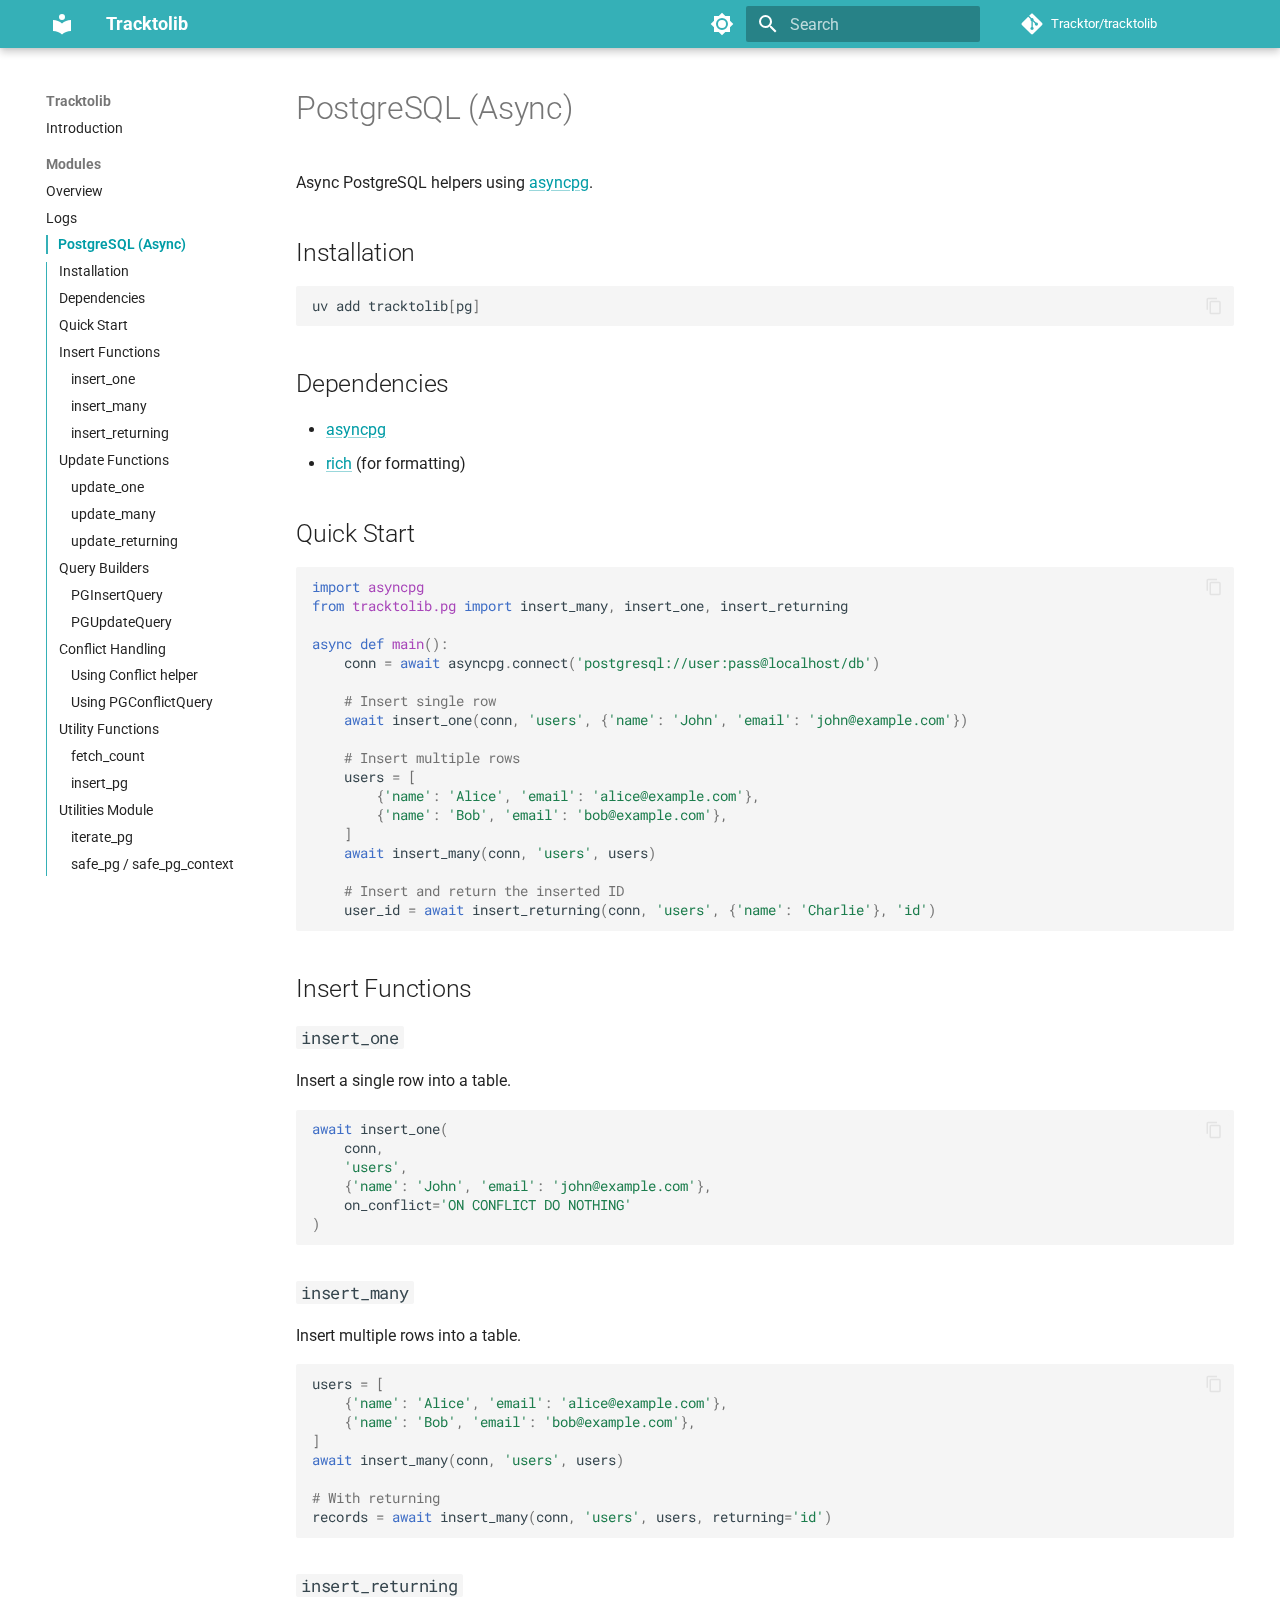
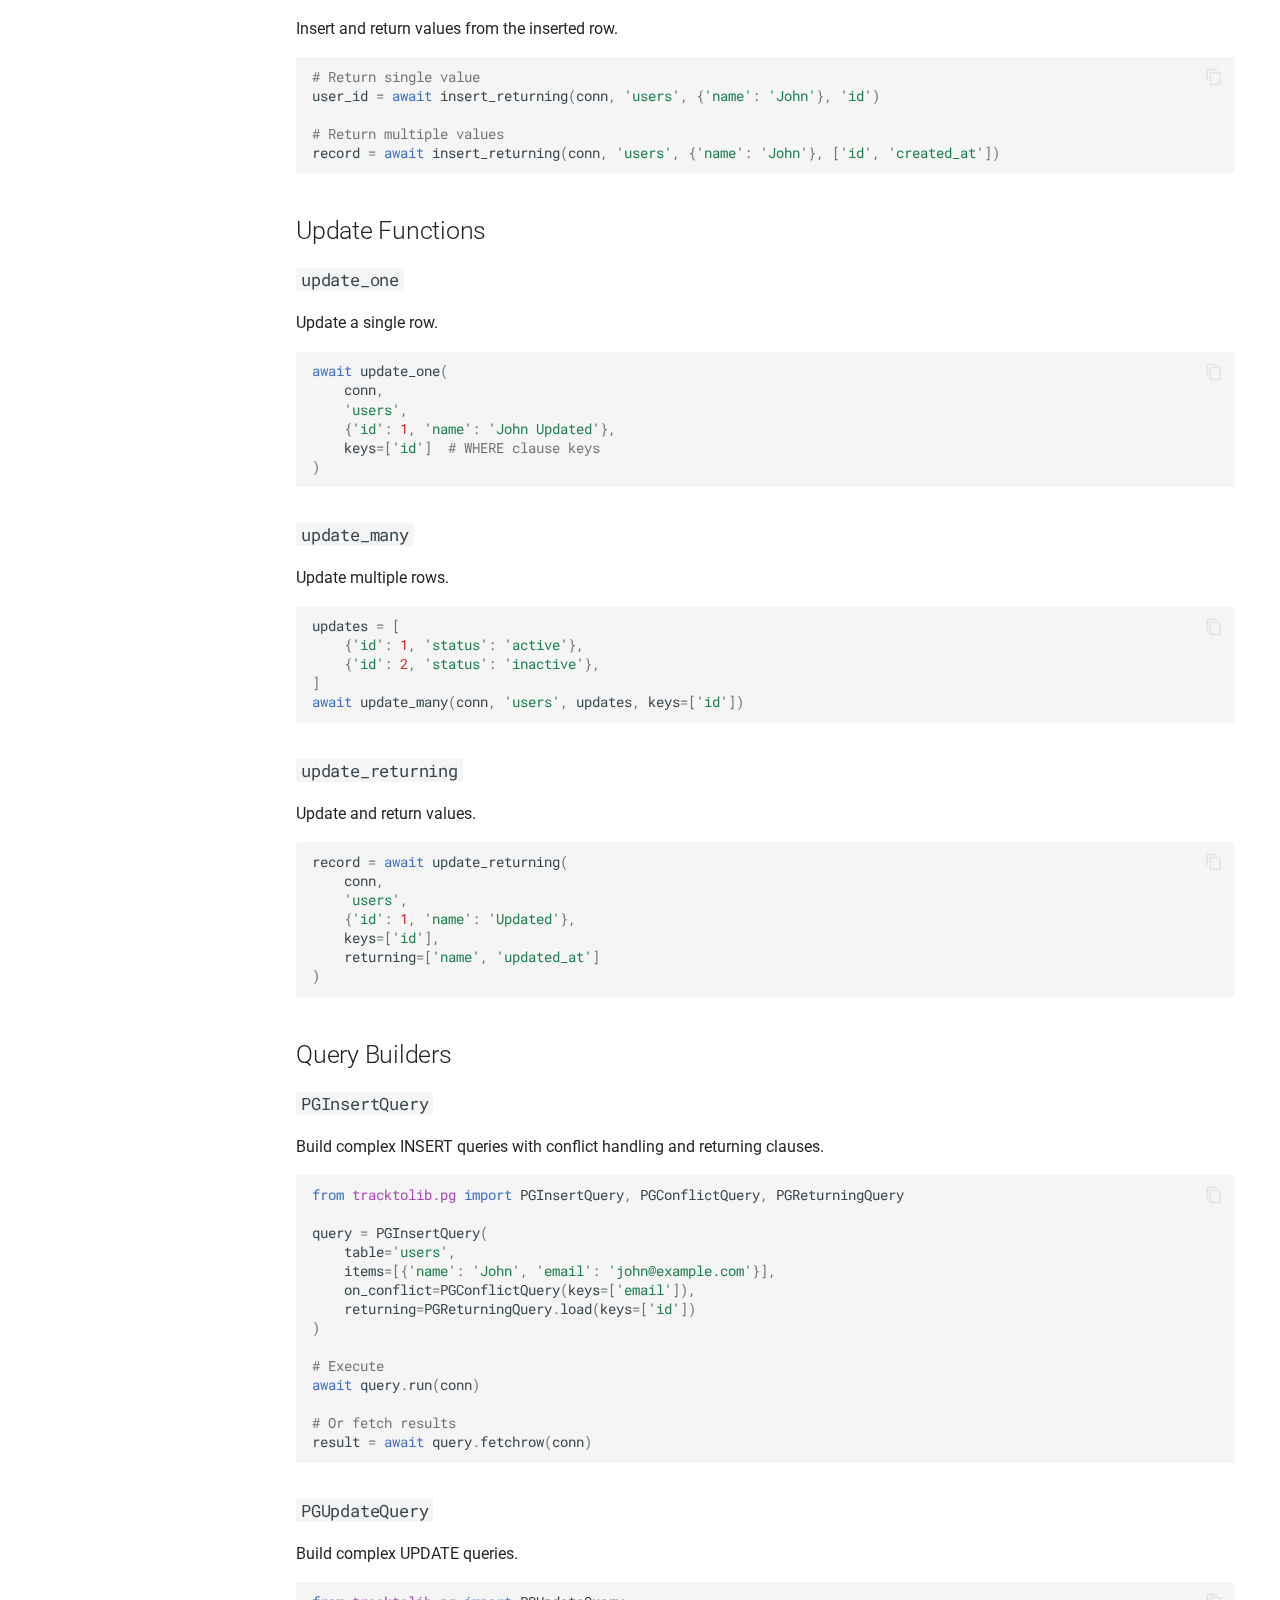
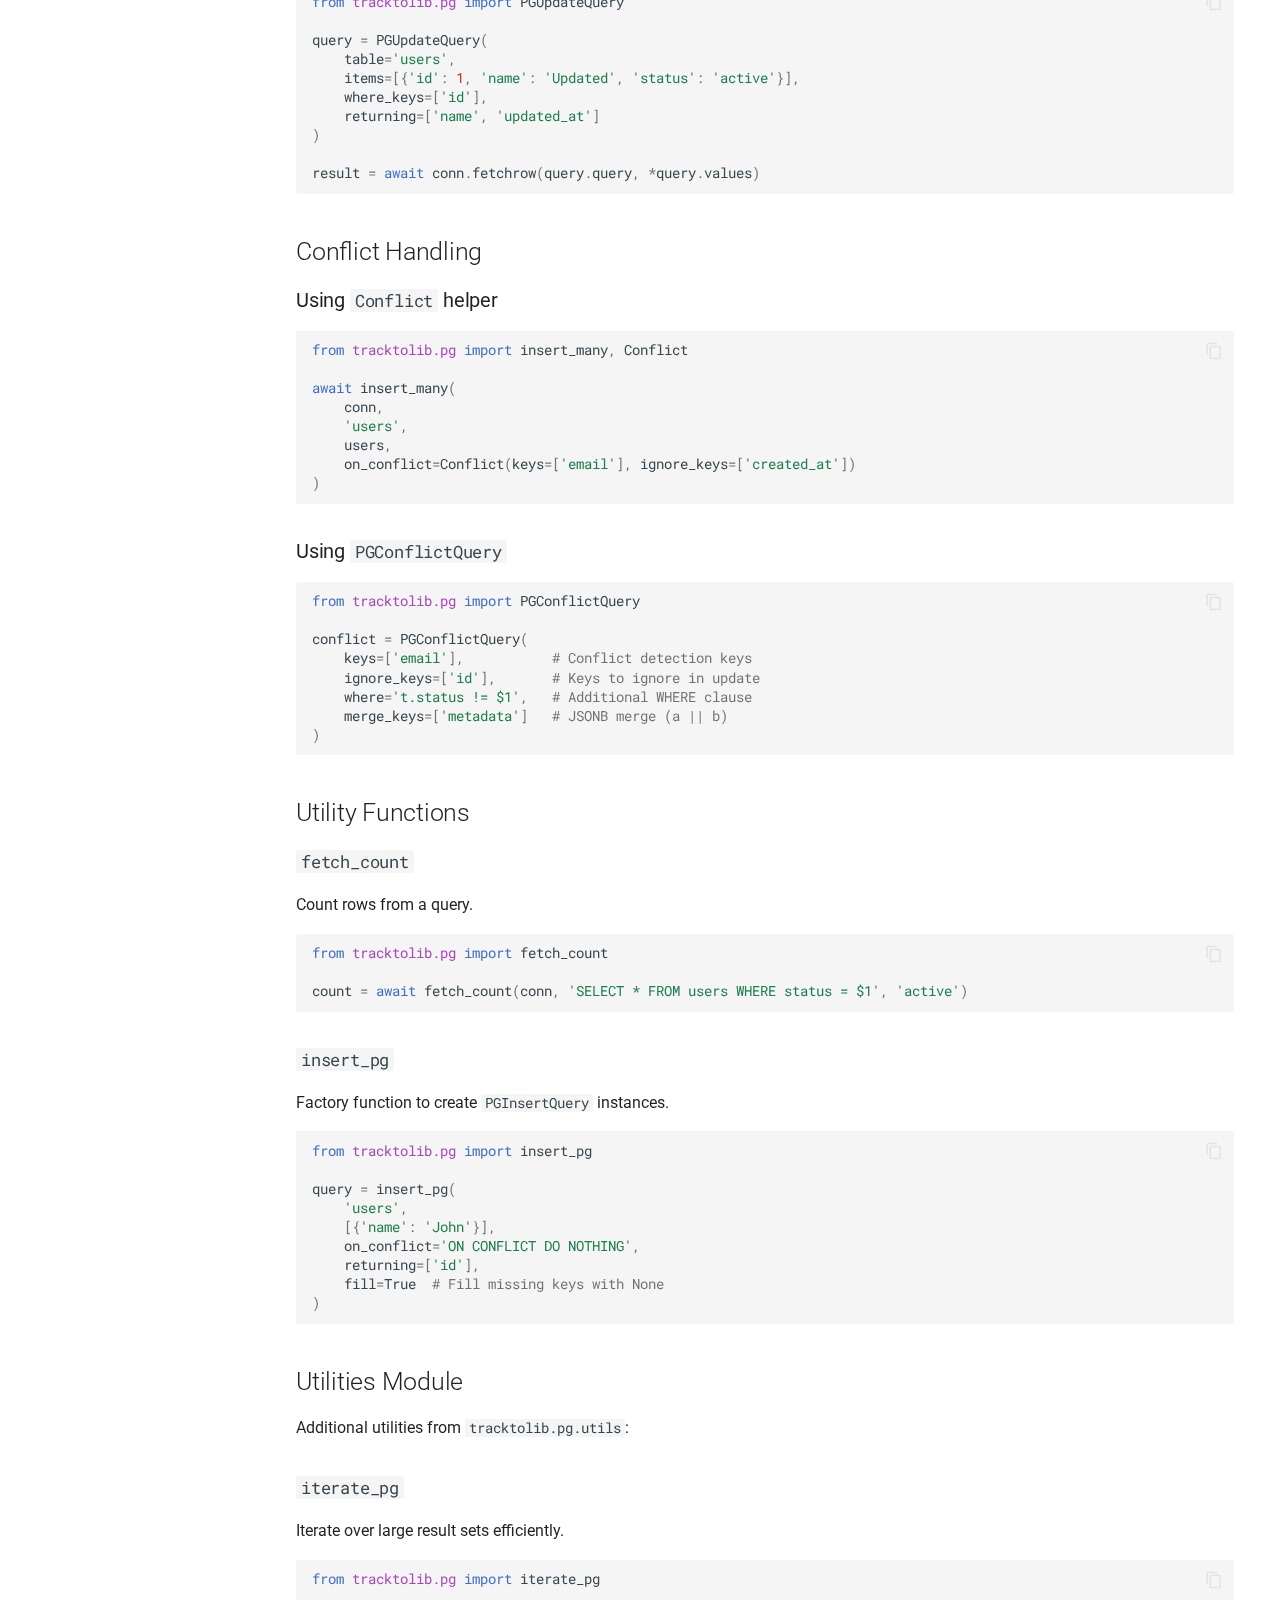
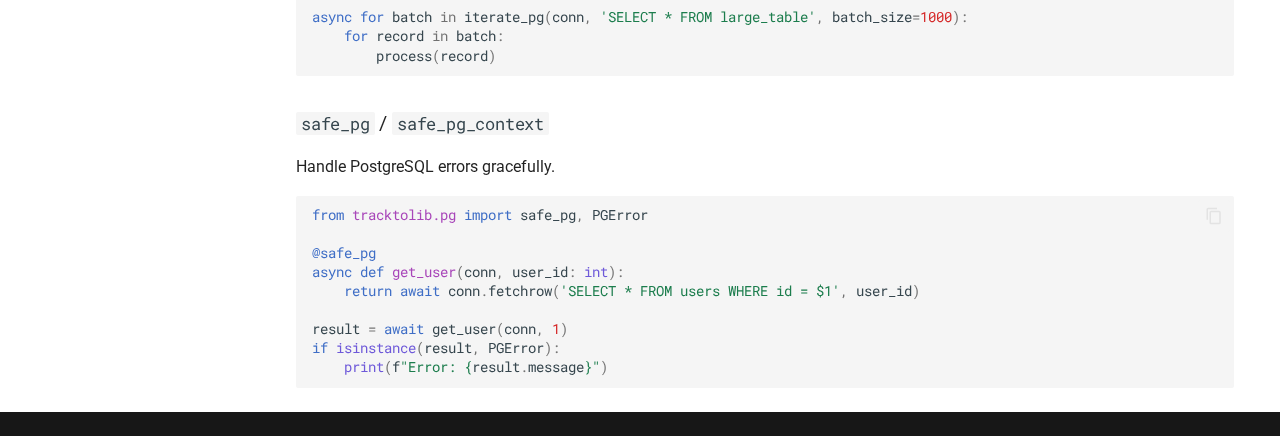
<file: modules/pg/index.html>
<!doctype html>
<html lang="en" class="no-js">
  <head>
    
      <meta charset="utf-8">
      <meta name="viewport" content="width=device-width,initial-scale=1">
      
        <meta name="description" content="Tracktor Swiss-knife Utility library for Python.">
      
      
        <meta name="author" content="Tracktor">
      
      
        <link rel="canonical" href="https://tracktor.github.io/tracktolib/modules/pg/">
      
      
        <link rel="prev" href="../logs/">
      
      
        <link rel="next" href="../pg-sync/">
      
      
        
      
      
      <link rel="icon" href="../../assets/images/favicon.png">
      <meta name="generator" content="mkdocs-1.6.1, mkdocs-material-9.7.1">
    
    
      
        <title>PostgreSQL (Async) - Tracktolib</title>
      
    
    
      <link rel="stylesheet" href="../../assets/stylesheets/main.484c7ddc.min.css">
      
        
        <link rel="stylesheet" href="../../assets/stylesheets/palette.ab4e12ef.min.css">
      
      


    
    
      
    
    
      
        
        
        <link rel="preconnect" href="https://fonts.gstatic.com" crossorigin>
        <link rel="stylesheet" href="https://fonts.googleapis.com/css?family=Roboto:300,300i,400,400i,700,700i%7CRoboto+Mono:400,400i,700,700i&display=fallback">
        <style>:root{--md-text-font:"Roboto";--md-code-font:"Roboto Mono"}</style>
      
    
    
      <link rel="stylesheet" href="../../stylesheets/extra.css">
    
    <script>__md_scope=new URL("../..",location),__md_hash=e=>[...e].reduce(((e,_)=>(e<<5)-e+_.charCodeAt(0)),0),__md_get=(e,_=localStorage,t=__md_scope)=>JSON.parse(_.getItem(t.pathname+"."+e)),__md_set=(e,_,t=localStorage,a=__md_scope)=>{try{t.setItem(a.pathname+"."+e,JSON.stringify(_))}catch(e){}}</script>
    
      

    
    
  </head>
  
  
    
    
      
    
    
    
    
    <body dir="ltr" data-md-color-scheme="default" data-md-color-primary="custom" data-md-color-accent="teal">
  
    
    <input class="md-toggle" data-md-toggle="drawer" type="checkbox" id="__drawer" autocomplete="off">
    <input class="md-toggle" data-md-toggle="search" type="checkbox" id="__search" autocomplete="off">
    <label class="md-overlay" for="__drawer"></label>
    <div data-md-component="skip">
      
        
        <a href="#postgresql-async" class="md-skip">
          Skip to content
        </a>
      
    </div>
    <div data-md-component="announce">
      
    </div>
    
    
      

  

<header class="md-header md-header--shadow" data-md-component="header">
  <nav class="md-header__inner md-grid" aria-label="Header">
    <a href="../.." title="Tracktolib" class="md-header__button md-logo" aria-label="Tracktolib" data-md-component="logo">
      
  
  <svg xmlns="http://www.w3.org/2000/svg" viewBox="0 0 24 24"><path d="M12 8a3 3 0 0 0 3-3 3 3 0 0 0-3-3 3 3 0 0 0-3 3 3 3 0 0 0 3 3m0 3.54C9.64 9.35 6.5 8 3 8v11c3.5 0 6.64 1.35 9 3.54 2.36-2.19 5.5-3.54 9-3.54V8c-3.5 0-6.64 1.35-9 3.54"/></svg>

    </a>
    <label class="md-header__button md-icon" for="__drawer">
      
      <svg xmlns="http://www.w3.org/2000/svg" viewBox="0 0 24 24"><path d="M3 6h18v2H3zm0 5h18v2H3zm0 5h18v2H3z"/></svg>
    </label>
    <div class="md-header__title" data-md-component="header-title">
      <div class="md-header__ellipsis">
        <div class="md-header__topic">
          <span class="md-ellipsis">
            Tracktolib
          </span>
        </div>
        <div class="md-header__topic" data-md-component="header-topic">
          <span class="md-ellipsis">
            
              PostgreSQL (Async)
            
          </span>
        </div>
      </div>
    </div>
    
      
        <form class="md-header__option" data-md-component="palette">
  
    
    
    
    <input class="md-option" data-md-color-media="(prefers-color-scheme: light)" data-md-color-scheme="default" data-md-color-primary="custom" data-md-color-accent="teal"  aria-label="Switch to dark mode"  type="radio" name="__palette" id="__palette_0">
    
      <label class="md-header__button md-icon" title="Switch to dark mode" for="__palette_1" hidden>
        <svg xmlns="http://www.w3.org/2000/svg" viewBox="0 0 24 24"><path d="M12 8a4 4 0 0 0-4 4 4 4 0 0 0 4 4 4 4 0 0 0 4-4 4 4 0 0 0-4-4m0 10a6 6 0 0 1-6-6 6 6 0 0 1 6-6 6 6 0 0 1 6 6 6 6 0 0 1-6 6m8-9.31V4h-4.69L12 .69 8.69 4H4v4.69L.69 12 4 15.31V20h4.69L12 23.31 15.31 20H20v-4.69L23.31 12z"/></svg>
      </label>
    
  
    
    
    
    <input class="md-option" data-md-color-media="(prefers-color-scheme: dark)" data-md-color-scheme="slate" data-md-color-primary="custom" data-md-color-accent="teal"  aria-label="Switch to light mode"  type="radio" name="__palette" id="__palette_1">
    
      <label class="md-header__button md-icon" title="Switch to light mode" for="__palette_0" hidden>
        <svg xmlns="http://www.w3.org/2000/svg" viewBox="0 0 24 24"><path d="M12 18c-.89 0-1.74-.2-2.5-.55C11.56 16.5 13 14.42 13 12s-1.44-4.5-3.5-5.45C10.26 6.2 11.11 6 12 6a6 6 0 0 1 6 6 6 6 0 0 1-6 6m8-9.31V4h-4.69L12 .69 8.69 4H4v4.69L.69 12 4 15.31V20h4.69L12 23.31 15.31 20H20v-4.69L23.31 12z"/></svg>
      </label>
    
  
</form>
      
    
    
      <script>var palette=__md_get("__palette");if(palette&&palette.color){if("(prefers-color-scheme)"===palette.color.media){var media=matchMedia("(prefers-color-scheme: light)"),input=document.querySelector(media.matches?"[data-md-color-media='(prefers-color-scheme: light)']":"[data-md-color-media='(prefers-color-scheme: dark)']");palette.color.media=input.getAttribute("data-md-color-media"),palette.color.scheme=input.getAttribute("data-md-color-scheme"),palette.color.primary=input.getAttribute("data-md-color-primary"),palette.color.accent=input.getAttribute("data-md-color-accent")}for(var[key,value]of Object.entries(palette.color))document.body.setAttribute("data-md-color-"+key,value)}</script>
    
    
    
      
      
        <label class="md-header__button md-icon" for="__search">
          
          <svg xmlns="http://www.w3.org/2000/svg" viewBox="0 0 24 24"><path d="M9.5 3A6.5 6.5 0 0 1 16 9.5c0 1.61-.59 3.09-1.56 4.23l.27.27h.79l5 5-1.5 1.5-5-5v-.79l-.27-.27A6.52 6.52 0 0 1 9.5 16 6.5 6.5 0 0 1 3 9.5 6.5 6.5 0 0 1 9.5 3m0 2C7 5 5 7 5 9.5S7 14 9.5 14 14 12 14 9.5 12 5 9.5 5"/></svg>
        </label>
        <div class="md-search" data-md-component="search" role="dialog">
  <label class="md-search__overlay" for="__search"></label>
  <div class="md-search__inner" role="search">
    <form class="md-search__form" name="search">
      <input type="text" class="md-search__input" name="query" aria-label="Search" placeholder="Search" autocapitalize="off" autocorrect="off" autocomplete="off" spellcheck="false" data-md-component="search-query" required>
      <label class="md-search__icon md-icon" for="__search">
        
        <svg xmlns="http://www.w3.org/2000/svg" viewBox="0 0 24 24"><path d="M9.5 3A6.5 6.5 0 0 1 16 9.5c0 1.61-.59 3.09-1.56 4.23l.27.27h.79l5 5-1.5 1.5-5-5v-.79l-.27-.27A6.52 6.52 0 0 1 9.5 16 6.5 6.5 0 0 1 3 9.5 6.5 6.5 0 0 1 9.5 3m0 2C7 5 5 7 5 9.5S7 14 9.5 14 14 12 14 9.5 12 5 9.5 5"/></svg>
        
        <svg xmlns="http://www.w3.org/2000/svg" viewBox="0 0 24 24"><path d="M20 11v2H8l5.5 5.5-1.42 1.42L4.16 12l7.92-7.92L13.5 5.5 8 11z"/></svg>
      </label>
      <nav class="md-search__options" aria-label="Search">
        
        <button type="reset" class="md-search__icon md-icon" title="Clear" aria-label="Clear" tabindex="-1">
          
          <svg xmlns="http://www.w3.org/2000/svg" viewBox="0 0 24 24"><path d="M19 6.41 17.59 5 12 10.59 6.41 5 5 6.41 10.59 12 5 17.59 6.41 19 12 13.41 17.59 19 19 17.59 13.41 12z"/></svg>
        </button>
      </nav>
      
        <div class="md-search__suggest" data-md-component="search-suggest"></div>
      
    </form>
    <div class="md-search__output">
      <div class="md-search__scrollwrap" tabindex="0" data-md-scrollfix>
        <div class="md-search-result" data-md-component="search-result">
          <div class="md-search-result__meta">
            Initializing search
          </div>
          <ol class="md-search-result__list" role="presentation"></ol>
        </div>
      </div>
    </div>
  </div>
</div>
      
    
    
      <div class="md-header__source">
        <a href="https://github.com/Tracktor/tracktolib" title="Go to repository" class="md-source" data-md-component="source">
  <div class="md-source__icon md-icon">
    
    <svg xmlns="http://www.w3.org/2000/svg" viewBox="0 0 448 512"><!--! Font Awesome Free 7.1.0 by @fontawesome - https://fontawesome.com License - https://fontawesome.com/license/free (Icons: CC BY 4.0, Fonts: SIL OFL 1.1, Code: MIT License) Copyright 2025 Fonticons, Inc.--><path d="M439.6 236.1 244 40.5c-5.4-5.5-12.8-8.5-20.4-8.5s-15 3-20.4 8.4L162.5 81l51.5 51.5c27.1-9.1 52.7 16.8 43.4 43.7l49.7 49.7c34.2-11.8 61.2 31 35.5 56.7-26.5 26.5-70.2-2.9-56-37.3L240.3 199v121.9c25.3 12.5 22.3 41.8 9.1 55-6.4 6.4-15.2 10.1-24.3 10.1s-17.8-3.6-24.3-10.1c-17.6-17.6-11.1-46.9 11.2-56v-123c-20.8-8.5-24.6-30.7-18.6-45L142.6 101 8.5 235.1C3 240.6 0 247.9 0 255.5s3 15 8.5 20.4l195.6 195.7c5.4 5.4 12.7 8.4 20.4 8.4s15-3 20.4-8.4l194.7-194.7c5.4-5.4 8.4-12.8 8.4-20.4s-3-15-8.4-20.4"/></svg>
  </div>
  <div class="md-source__repository">
    Tracktor/tracktolib
  </div>
</a>
      </div>
    
  </nav>
  
</header>
    
    <div class="md-container" data-md-component="container">
      
      
        
          
        
      
      <main class="md-main" data-md-component="main">
        <div class="md-main__inner md-grid">
          
            
              
              <div class="md-sidebar md-sidebar--primary" data-md-component="sidebar" data-md-type="navigation" >
                <div class="md-sidebar__scrollwrap">
                  <div class="md-sidebar__inner">
                    



  

<nav class="md-nav md-nav--primary md-nav--integrated" aria-label="Navigation" data-md-level="0">
  <label class="md-nav__title" for="__drawer">
    <a href="../.." title="Tracktolib" class="md-nav__button md-logo" aria-label="Tracktolib" data-md-component="logo">
      
  
  <svg xmlns="http://www.w3.org/2000/svg" viewBox="0 0 24 24"><path d="M12 8a3 3 0 0 0 3-3 3 3 0 0 0-3-3 3 3 0 0 0-3 3 3 3 0 0 0 3 3m0 3.54C9.64 9.35 6.5 8 3 8v11c3.5 0 6.64 1.35 9 3.54 2.36-2.19 5.5-3.54 9-3.54V8c-3.5 0-6.64 1.35-9 3.54"/></svg>

    </a>
    Tracktolib
  </label>
  
    <div class="md-nav__source">
      <a href="https://github.com/Tracktor/tracktolib" title="Go to repository" class="md-source" data-md-component="source">
  <div class="md-source__icon md-icon">
    
    <svg xmlns="http://www.w3.org/2000/svg" viewBox="0 0 448 512"><!--! Font Awesome Free 7.1.0 by @fontawesome - https://fontawesome.com License - https://fontawesome.com/license/free (Icons: CC BY 4.0, Fonts: SIL OFL 1.1, Code: MIT License) Copyright 2025 Fonticons, Inc.--><path d="M439.6 236.1 244 40.5c-5.4-5.5-12.8-8.5-20.4-8.5s-15 3-20.4 8.4L162.5 81l51.5 51.5c27.1-9.1 52.7 16.8 43.4 43.7l49.7 49.7c34.2-11.8 61.2 31 35.5 56.7-26.5 26.5-70.2-2.9-56-37.3L240.3 199v121.9c25.3 12.5 22.3 41.8 9.1 55-6.4 6.4-15.2 10.1-24.3 10.1s-17.8-3.6-24.3-10.1c-17.6-17.6-11.1-46.9 11.2-56v-123c-20.8-8.5-24.6-30.7-18.6-45L142.6 101 8.5 235.1C3 240.6 0 247.9 0 255.5s3 15 8.5 20.4l195.6 195.7c5.4 5.4 12.7 8.4 20.4 8.4s15-3 20.4-8.4l194.7-194.7c5.4-5.4 8.4-12.8 8.4-20.4s-3-15-8.4-20.4"/></svg>
  </div>
  <div class="md-source__repository">
    Tracktor/tracktolib
  </div>
</a>
    </div>
  
  <ul class="md-nav__list" data-md-scrollfix>
    
      
      
  
  
  
  
    <li class="md-nav__item">
      <a href="../.." class="md-nav__link">
        
  
  
  <span class="md-ellipsis">
    
  
    Introduction
  

    
  </span>
  
  

      </a>
    </li>
  

    
      
      
  
  
    
  
  
  
    
    
    
    
      
        
        
      
    
    
    <li class="md-nav__item md-nav__item--active md-nav__item--section md-nav__item--nested">
      
        
        
        <input class="md-nav__toggle md-toggle " type="checkbox" id="__nav_2" checked>
        
          
          <label class="md-nav__link" for="__nav_2" id="__nav_2_label" tabindex="">
            
  
  
  <span class="md-ellipsis">
    
  
    Modules
  

    
  </span>
  
  

            <span class="md-nav__icon md-icon"></span>
          </label>
        
        <nav class="md-nav" data-md-level="1" aria-labelledby="__nav_2_label" aria-expanded="true">
          <label class="md-nav__title" for="__nav_2">
            <span class="md-nav__icon md-icon"></span>
            
  
    Modules
  

          </label>
          <ul class="md-nav__list" data-md-scrollfix>
            
              
                
  
  
  
  
    <li class="md-nav__item">
      <a href="../" class="md-nav__link">
        
  
  
  <span class="md-ellipsis">
    
  
    Overview
  

    
  </span>
  
  

      </a>
    </li>
  

              
            
              
                
  
  
  
  
    <li class="md-nav__item">
      <a href="../logs/" class="md-nav__link">
        
  
  
  <span class="md-ellipsis">
    
  
    Logs
  

    
  </span>
  
  

      </a>
    </li>
  

              
            
              
                
  
  
    
  
  
  
    <li class="md-nav__item md-nav__item--active">
      
      <input class="md-nav__toggle md-toggle" type="checkbox" id="__toc">
      
      
        
      
      
        <label class="md-nav__link md-nav__link--active" for="__toc">
          
  
  
  <span class="md-ellipsis">
    
  
    PostgreSQL (Async)
  

    
  </span>
  
  

          <span class="md-nav__icon md-icon"></span>
        </label>
      
      <a href="./" class="md-nav__link md-nav__link--active">
        
  
  
  <span class="md-ellipsis">
    
  
    PostgreSQL (Async)
  

    
  </span>
  
  

      </a>
      
        

<nav class="md-nav md-nav--secondary" aria-label="Table of contents">
  
  
  
    
  
  
    <label class="md-nav__title" for="__toc">
      <span class="md-nav__icon md-icon"></span>
      Table of contents
    </label>
    <ul class="md-nav__list" data-md-component="toc" data-md-scrollfix>
      
        <li class="md-nav__item">
  <a href="#installation" class="md-nav__link">
    <span class="md-ellipsis">
      
        Installation
      
    </span>
  </a>
  
</li>
      
        <li class="md-nav__item">
  <a href="#dependencies" class="md-nav__link">
    <span class="md-ellipsis">
      
        Dependencies
      
    </span>
  </a>
  
</li>
      
        <li class="md-nav__item">
  <a href="#quick-start" class="md-nav__link">
    <span class="md-ellipsis">
      
        Quick Start
      
    </span>
  </a>
  
</li>
      
        <li class="md-nav__item">
  <a href="#insert-functions" class="md-nav__link">
    <span class="md-ellipsis">
      
        Insert Functions
      
    </span>
  </a>
  
    <nav class="md-nav" aria-label="Insert Functions">
      <ul class="md-nav__list">
        
          <li class="md-nav__item">
  <a href="#insert_one" class="md-nav__link">
    <span class="md-ellipsis">
      
        insert_one
      
    </span>
  </a>
  
</li>
        
          <li class="md-nav__item">
  <a href="#insert_many" class="md-nav__link">
    <span class="md-ellipsis">
      
        insert_many
      
    </span>
  </a>
  
</li>
        
          <li class="md-nav__item">
  <a href="#insert_returning" class="md-nav__link">
    <span class="md-ellipsis">
      
        insert_returning
      
    </span>
  </a>
  
</li>
        
      </ul>
    </nav>
  
</li>
      
        <li class="md-nav__item">
  <a href="#update-functions" class="md-nav__link">
    <span class="md-ellipsis">
      
        Update Functions
      
    </span>
  </a>
  
    <nav class="md-nav" aria-label="Update Functions">
      <ul class="md-nav__list">
        
          <li class="md-nav__item">
  <a href="#update_one" class="md-nav__link">
    <span class="md-ellipsis">
      
        update_one
      
    </span>
  </a>
  
</li>
        
          <li class="md-nav__item">
  <a href="#update_many" class="md-nav__link">
    <span class="md-ellipsis">
      
        update_many
      
    </span>
  </a>
  
</li>
        
          <li class="md-nav__item">
  <a href="#update_returning" class="md-nav__link">
    <span class="md-ellipsis">
      
        update_returning
      
    </span>
  </a>
  
</li>
        
      </ul>
    </nav>
  
</li>
      
        <li class="md-nav__item">
  <a href="#query-builders" class="md-nav__link">
    <span class="md-ellipsis">
      
        Query Builders
      
    </span>
  </a>
  
    <nav class="md-nav" aria-label="Query Builders">
      <ul class="md-nav__list">
        
          <li class="md-nav__item">
  <a href="#pginsertquery" class="md-nav__link">
    <span class="md-ellipsis">
      
        PGInsertQuery
      
    </span>
  </a>
  
</li>
        
          <li class="md-nav__item">
  <a href="#pgupdatequery" class="md-nav__link">
    <span class="md-ellipsis">
      
        PGUpdateQuery
      
    </span>
  </a>
  
</li>
        
      </ul>
    </nav>
  
</li>
      
        <li class="md-nav__item">
  <a href="#conflict-handling" class="md-nav__link">
    <span class="md-ellipsis">
      
        Conflict Handling
      
    </span>
  </a>
  
    <nav class="md-nav" aria-label="Conflict Handling">
      <ul class="md-nav__list">
        
          <li class="md-nav__item">
  <a href="#using-conflict-helper" class="md-nav__link">
    <span class="md-ellipsis">
      
        Using Conflict helper
      
    </span>
  </a>
  
</li>
        
          <li class="md-nav__item">
  <a href="#using-pgconflictquery" class="md-nav__link">
    <span class="md-ellipsis">
      
        Using PGConflictQuery
      
    </span>
  </a>
  
</li>
        
      </ul>
    </nav>
  
</li>
      
        <li class="md-nav__item">
  <a href="#utility-functions" class="md-nav__link">
    <span class="md-ellipsis">
      
        Utility Functions
      
    </span>
  </a>
  
    <nav class="md-nav" aria-label="Utility Functions">
      <ul class="md-nav__list">
        
          <li class="md-nav__item">
  <a href="#fetch_count" class="md-nav__link">
    <span class="md-ellipsis">
      
        fetch_count
      
    </span>
  </a>
  
</li>
        
          <li class="md-nav__item">
  <a href="#insert_pg" class="md-nav__link">
    <span class="md-ellipsis">
      
        insert_pg
      
    </span>
  </a>
  
</li>
        
      </ul>
    </nav>
  
</li>
      
        <li class="md-nav__item">
  <a href="#utilities-module" class="md-nav__link">
    <span class="md-ellipsis">
      
        Utilities Module
      
    </span>
  </a>
  
    <nav class="md-nav" aria-label="Utilities Module">
      <ul class="md-nav__list">
        
          <li class="md-nav__item">
  <a href="#iterate_pg" class="md-nav__link">
    <span class="md-ellipsis">
      
        iterate_pg
      
    </span>
  </a>
  
</li>
        
          <li class="md-nav__item">
  <a href="#safe_pg-safe_pg_context" class="md-nav__link">
    <span class="md-ellipsis">
      
        safe_pg / safe_pg_context
      
    </span>
  </a>
  
</li>
        
      </ul>
    </nav>
  
</li>
      
    </ul>
  
</nav>
      
    </li>
  

              
            
              
                
  
  
  
  
    <li class="md-nav__item">
      <a href="../pg-sync/" class="md-nav__link">
        
  
  
  <span class="md-ellipsis">
    
  
    PostgreSQL (Sync)
  

    
  </span>
  
  

      </a>
    </li>
  

              
            
              
                
  
  
  
  
    <li class="md-nav__item">
      <a href="../s3/" class="md-nav__link">
        
  
  
  <span class="md-ellipsis">
    
  
    S3 (Async)
  

    
  </span>
  
  

      </a>
    </li>
  

              
            
              
                
  
  
  
  
    <li class="md-nav__item">
      <a href="../s3-minio/" class="md-nav__link">
        
  
  
  <span class="md-ellipsis">
    
  
    S3 (MinIO)
  

    
  </span>
  
  

      </a>
    </li>
  

              
            
              
                
  
  
  
  
    <li class="md-nav__item">
      <a href="../s3-niquests/" class="md-nav__link">
        
  
  
  <span class="md-ellipsis">
    
  
    S3 (Niquests)
  

    
  </span>
  
  

      </a>
    </li>
  

              
            
              
                
  
  
  
  
    <li class="md-nav__item">
      <a href="../api/" class="md-nav__link">
        
  
  
  <span class="md-ellipsis">
    
  
    API (FastAPI)
  

    
  </span>
  
  

      </a>
    </li>
  

              
            
              
                
  
  
  
  
    <li class="md-nav__item">
      <a href="../http/" class="md-nav__link">
        
  
  
  <span class="md-ellipsis">
    
  
    HTTP (Deprecated)
  

    
  </span>
  
  

      </a>
    </li>
  

              
            
              
                
  
  
  
  
    <li class="md-nav__item">
      <a href="../notion/" class="md-nav__link">
        
  
  
  <span class="md-ellipsis">
    
  
    Notion
  

    
  </span>
  
  

      </a>
    </li>
  

              
            
              
                
  
  
  
  
    <li class="md-nav__item">
      <a href="../tests/" class="md-nav__link">
        
  
  
  <span class="md-ellipsis">
    
  
    Tests
  

    
  </span>
  
  

      </a>
    </li>
  

              
            
          </ul>
        </nav>
      
    </li>
  

    
  </ul>
</nav>
                  </div>
                </div>
              </div>
            
            
          
          
            <div class="md-content" data-md-component="content">
              
              <article class="md-content__inner md-typeset">
                
                  


  
  


<h1 id="postgresql-async">PostgreSQL (Async)</h1>
<p>Async PostgreSQL helpers using <a href="https://github.com/MagicStack/asyncpg">asyncpg</a>.</p>
<h2 id="installation">Installation</h2>
<div class="highlight"><pre><span></span><code><a id="__codelineno-0-1" name="__codelineno-0-1" href="#__codelineno-0-1"></a>uv<span class="w"> </span>add<span class="w"> </span>tracktolib<span class="o">[</span>pg<span class="o">]</span>
</code></pre></div>
<h2 id="dependencies">Dependencies</h2>
<ul>
<li><a href="https://github.com/MagicStack/asyncpg">asyncpg</a></li>
<li><a href="https://github.com/Textualize/rich">rich</a> (for formatting)</li>
</ul>
<h2 id="quick-start">Quick Start</h2>
<div class="highlight"><pre><span></span><code><a id="__codelineno-1-1" name="__codelineno-1-1" href="#__codelineno-1-1"></a><span class="kn">import</span><span class="w"> </span><span class="nn">asyncpg</span>
<a id="__codelineno-1-2" name="__codelineno-1-2" href="#__codelineno-1-2"></a><span class="kn">from</span><span class="w"> </span><span class="nn">tracktolib.pg</span><span class="w"> </span><span class="kn">import</span> <span class="n">insert_many</span><span class="p">,</span> <span class="n">insert_one</span><span class="p">,</span> <span class="n">insert_returning</span>
<a id="__codelineno-1-3" name="__codelineno-1-3" href="#__codelineno-1-3"></a>
<a id="__codelineno-1-4" name="__codelineno-1-4" href="#__codelineno-1-4"></a><span class="k">async</span> <span class="k">def</span><span class="w"> </span><span class="nf">main</span><span class="p">():</span>
<a id="__codelineno-1-5" name="__codelineno-1-5" href="#__codelineno-1-5"></a>    <span class="n">conn</span> <span class="o">=</span> <span class="k">await</span> <span class="n">asyncpg</span><span class="o">.</span><span class="n">connect</span><span class="p">(</span><span class="s1">&#39;postgresql://user:pass@localhost/db&#39;</span><span class="p">)</span>
<a id="__codelineno-1-6" name="__codelineno-1-6" href="#__codelineno-1-6"></a>
<a id="__codelineno-1-7" name="__codelineno-1-7" href="#__codelineno-1-7"></a>    <span class="c1"># Insert single row</span>
<a id="__codelineno-1-8" name="__codelineno-1-8" href="#__codelineno-1-8"></a>    <span class="k">await</span> <span class="n">insert_one</span><span class="p">(</span><span class="n">conn</span><span class="p">,</span> <span class="s1">&#39;users&#39;</span><span class="p">,</span> <span class="p">{</span><span class="s1">&#39;name&#39;</span><span class="p">:</span> <span class="s1">&#39;John&#39;</span><span class="p">,</span> <span class="s1">&#39;email&#39;</span><span class="p">:</span> <span class="s1">&#39;john@example.com&#39;</span><span class="p">})</span>
<a id="__codelineno-1-9" name="__codelineno-1-9" href="#__codelineno-1-9"></a>
<a id="__codelineno-1-10" name="__codelineno-1-10" href="#__codelineno-1-10"></a>    <span class="c1"># Insert multiple rows</span>
<a id="__codelineno-1-11" name="__codelineno-1-11" href="#__codelineno-1-11"></a>    <span class="n">users</span> <span class="o">=</span> <span class="p">[</span>
<a id="__codelineno-1-12" name="__codelineno-1-12" href="#__codelineno-1-12"></a>        <span class="p">{</span><span class="s1">&#39;name&#39;</span><span class="p">:</span> <span class="s1">&#39;Alice&#39;</span><span class="p">,</span> <span class="s1">&#39;email&#39;</span><span class="p">:</span> <span class="s1">&#39;alice@example.com&#39;</span><span class="p">},</span>
<a id="__codelineno-1-13" name="__codelineno-1-13" href="#__codelineno-1-13"></a>        <span class="p">{</span><span class="s1">&#39;name&#39;</span><span class="p">:</span> <span class="s1">&#39;Bob&#39;</span><span class="p">,</span> <span class="s1">&#39;email&#39;</span><span class="p">:</span> <span class="s1">&#39;bob@example.com&#39;</span><span class="p">},</span>
<a id="__codelineno-1-14" name="__codelineno-1-14" href="#__codelineno-1-14"></a>    <span class="p">]</span>
<a id="__codelineno-1-15" name="__codelineno-1-15" href="#__codelineno-1-15"></a>    <span class="k">await</span> <span class="n">insert_many</span><span class="p">(</span><span class="n">conn</span><span class="p">,</span> <span class="s1">&#39;users&#39;</span><span class="p">,</span> <span class="n">users</span><span class="p">)</span>
<a id="__codelineno-1-16" name="__codelineno-1-16" href="#__codelineno-1-16"></a>
<a id="__codelineno-1-17" name="__codelineno-1-17" href="#__codelineno-1-17"></a>    <span class="c1"># Insert and return the inserted ID</span>
<a id="__codelineno-1-18" name="__codelineno-1-18" href="#__codelineno-1-18"></a>    <span class="n">user_id</span> <span class="o">=</span> <span class="k">await</span> <span class="n">insert_returning</span><span class="p">(</span><span class="n">conn</span><span class="p">,</span> <span class="s1">&#39;users&#39;</span><span class="p">,</span> <span class="p">{</span><span class="s1">&#39;name&#39;</span><span class="p">:</span> <span class="s1">&#39;Charlie&#39;</span><span class="p">},</span> <span class="s1">&#39;id&#39;</span><span class="p">)</span>
</code></pre></div>
<h2 id="insert-functions">Insert Functions</h2>
<h3 id="insert_one"><code>insert_one</code></h3>
<p>Insert a single row into a table.</p>
<div class="highlight"><pre><span></span><code><a id="__codelineno-2-1" name="__codelineno-2-1" href="#__codelineno-2-1"></a><span class="k">await</span> <span class="n">insert_one</span><span class="p">(</span>
<a id="__codelineno-2-2" name="__codelineno-2-2" href="#__codelineno-2-2"></a>    <span class="n">conn</span><span class="p">,</span>
<a id="__codelineno-2-3" name="__codelineno-2-3" href="#__codelineno-2-3"></a>    <span class="s1">&#39;users&#39;</span><span class="p">,</span>
<a id="__codelineno-2-4" name="__codelineno-2-4" href="#__codelineno-2-4"></a>    <span class="p">{</span><span class="s1">&#39;name&#39;</span><span class="p">:</span> <span class="s1">&#39;John&#39;</span><span class="p">,</span> <span class="s1">&#39;email&#39;</span><span class="p">:</span> <span class="s1">&#39;john@example.com&#39;</span><span class="p">},</span>
<a id="__codelineno-2-5" name="__codelineno-2-5" href="#__codelineno-2-5"></a>    <span class="n">on_conflict</span><span class="o">=</span><span class="s1">&#39;ON CONFLICT DO NOTHING&#39;</span>
<a id="__codelineno-2-6" name="__codelineno-2-6" href="#__codelineno-2-6"></a><span class="p">)</span>
</code></pre></div>
<h3 id="insert_many"><code>insert_many</code></h3>
<p>Insert multiple rows into a table.</p>
<div class="highlight"><pre><span></span><code><a id="__codelineno-3-1" name="__codelineno-3-1" href="#__codelineno-3-1"></a><span class="n">users</span> <span class="o">=</span> <span class="p">[</span>
<a id="__codelineno-3-2" name="__codelineno-3-2" href="#__codelineno-3-2"></a>    <span class="p">{</span><span class="s1">&#39;name&#39;</span><span class="p">:</span> <span class="s1">&#39;Alice&#39;</span><span class="p">,</span> <span class="s1">&#39;email&#39;</span><span class="p">:</span> <span class="s1">&#39;alice@example.com&#39;</span><span class="p">},</span>
<a id="__codelineno-3-3" name="__codelineno-3-3" href="#__codelineno-3-3"></a>    <span class="p">{</span><span class="s1">&#39;name&#39;</span><span class="p">:</span> <span class="s1">&#39;Bob&#39;</span><span class="p">,</span> <span class="s1">&#39;email&#39;</span><span class="p">:</span> <span class="s1">&#39;bob@example.com&#39;</span><span class="p">},</span>
<a id="__codelineno-3-4" name="__codelineno-3-4" href="#__codelineno-3-4"></a><span class="p">]</span>
<a id="__codelineno-3-5" name="__codelineno-3-5" href="#__codelineno-3-5"></a><span class="k">await</span> <span class="n">insert_many</span><span class="p">(</span><span class="n">conn</span><span class="p">,</span> <span class="s1">&#39;users&#39;</span><span class="p">,</span> <span class="n">users</span><span class="p">)</span>
<a id="__codelineno-3-6" name="__codelineno-3-6" href="#__codelineno-3-6"></a>
<a id="__codelineno-3-7" name="__codelineno-3-7" href="#__codelineno-3-7"></a><span class="c1"># With returning</span>
<a id="__codelineno-3-8" name="__codelineno-3-8" href="#__codelineno-3-8"></a><span class="n">records</span> <span class="o">=</span> <span class="k">await</span> <span class="n">insert_many</span><span class="p">(</span><span class="n">conn</span><span class="p">,</span> <span class="s1">&#39;users&#39;</span><span class="p">,</span> <span class="n">users</span><span class="p">,</span> <span class="n">returning</span><span class="o">=</span><span class="s1">&#39;id&#39;</span><span class="p">)</span>
</code></pre></div>
<h3 id="insert_returning"><code>insert_returning</code></h3>
<p>Insert and return values from the inserted row.</p>
<div class="highlight"><pre><span></span><code><a id="__codelineno-4-1" name="__codelineno-4-1" href="#__codelineno-4-1"></a><span class="c1"># Return single value</span>
<a id="__codelineno-4-2" name="__codelineno-4-2" href="#__codelineno-4-2"></a><span class="n">user_id</span> <span class="o">=</span> <span class="k">await</span> <span class="n">insert_returning</span><span class="p">(</span><span class="n">conn</span><span class="p">,</span> <span class="s1">&#39;users&#39;</span><span class="p">,</span> <span class="p">{</span><span class="s1">&#39;name&#39;</span><span class="p">:</span> <span class="s1">&#39;John&#39;</span><span class="p">},</span> <span class="s1">&#39;id&#39;</span><span class="p">)</span>
<a id="__codelineno-4-3" name="__codelineno-4-3" href="#__codelineno-4-3"></a>
<a id="__codelineno-4-4" name="__codelineno-4-4" href="#__codelineno-4-4"></a><span class="c1"># Return multiple values</span>
<a id="__codelineno-4-5" name="__codelineno-4-5" href="#__codelineno-4-5"></a><span class="n">record</span> <span class="o">=</span> <span class="k">await</span> <span class="n">insert_returning</span><span class="p">(</span><span class="n">conn</span><span class="p">,</span> <span class="s1">&#39;users&#39;</span><span class="p">,</span> <span class="p">{</span><span class="s1">&#39;name&#39;</span><span class="p">:</span> <span class="s1">&#39;John&#39;</span><span class="p">},</span> <span class="p">[</span><span class="s1">&#39;id&#39;</span><span class="p">,</span> <span class="s1">&#39;created_at&#39;</span><span class="p">])</span>
</code></pre></div>
<h2 id="update-functions">Update Functions</h2>
<h3 id="update_one"><code>update_one</code></h3>
<p>Update a single row.</p>
<div class="highlight"><pre><span></span><code><a id="__codelineno-5-1" name="__codelineno-5-1" href="#__codelineno-5-1"></a><span class="k">await</span> <span class="n">update_one</span><span class="p">(</span>
<a id="__codelineno-5-2" name="__codelineno-5-2" href="#__codelineno-5-2"></a>    <span class="n">conn</span><span class="p">,</span>
<a id="__codelineno-5-3" name="__codelineno-5-3" href="#__codelineno-5-3"></a>    <span class="s1">&#39;users&#39;</span><span class="p">,</span>
<a id="__codelineno-5-4" name="__codelineno-5-4" href="#__codelineno-5-4"></a>    <span class="p">{</span><span class="s1">&#39;id&#39;</span><span class="p">:</span> <span class="mi">1</span><span class="p">,</span> <span class="s1">&#39;name&#39;</span><span class="p">:</span> <span class="s1">&#39;John Updated&#39;</span><span class="p">},</span>
<a id="__codelineno-5-5" name="__codelineno-5-5" href="#__codelineno-5-5"></a>    <span class="n">keys</span><span class="o">=</span><span class="p">[</span><span class="s1">&#39;id&#39;</span><span class="p">]</span>  <span class="c1"># WHERE clause keys</span>
<a id="__codelineno-5-6" name="__codelineno-5-6" href="#__codelineno-5-6"></a><span class="p">)</span>
</code></pre></div>
<h3 id="update_many"><code>update_many</code></h3>
<p>Update multiple rows.</p>
<div class="highlight"><pre><span></span><code><a id="__codelineno-6-1" name="__codelineno-6-1" href="#__codelineno-6-1"></a><span class="n">updates</span> <span class="o">=</span> <span class="p">[</span>
<a id="__codelineno-6-2" name="__codelineno-6-2" href="#__codelineno-6-2"></a>    <span class="p">{</span><span class="s1">&#39;id&#39;</span><span class="p">:</span> <span class="mi">1</span><span class="p">,</span> <span class="s1">&#39;status&#39;</span><span class="p">:</span> <span class="s1">&#39;active&#39;</span><span class="p">},</span>
<a id="__codelineno-6-3" name="__codelineno-6-3" href="#__codelineno-6-3"></a>    <span class="p">{</span><span class="s1">&#39;id&#39;</span><span class="p">:</span> <span class="mi">2</span><span class="p">,</span> <span class="s1">&#39;status&#39;</span><span class="p">:</span> <span class="s1">&#39;inactive&#39;</span><span class="p">},</span>
<a id="__codelineno-6-4" name="__codelineno-6-4" href="#__codelineno-6-4"></a><span class="p">]</span>
<a id="__codelineno-6-5" name="__codelineno-6-5" href="#__codelineno-6-5"></a><span class="k">await</span> <span class="n">update_many</span><span class="p">(</span><span class="n">conn</span><span class="p">,</span> <span class="s1">&#39;users&#39;</span><span class="p">,</span> <span class="n">updates</span><span class="p">,</span> <span class="n">keys</span><span class="o">=</span><span class="p">[</span><span class="s1">&#39;id&#39;</span><span class="p">])</span>
</code></pre></div>
<h3 id="update_returning"><code>update_returning</code></h3>
<p>Update and return values.</p>
<div class="highlight"><pre><span></span><code><a id="__codelineno-7-1" name="__codelineno-7-1" href="#__codelineno-7-1"></a><span class="n">record</span> <span class="o">=</span> <span class="k">await</span> <span class="n">update_returning</span><span class="p">(</span>
<a id="__codelineno-7-2" name="__codelineno-7-2" href="#__codelineno-7-2"></a>    <span class="n">conn</span><span class="p">,</span>
<a id="__codelineno-7-3" name="__codelineno-7-3" href="#__codelineno-7-3"></a>    <span class="s1">&#39;users&#39;</span><span class="p">,</span>
<a id="__codelineno-7-4" name="__codelineno-7-4" href="#__codelineno-7-4"></a>    <span class="p">{</span><span class="s1">&#39;id&#39;</span><span class="p">:</span> <span class="mi">1</span><span class="p">,</span> <span class="s1">&#39;name&#39;</span><span class="p">:</span> <span class="s1">&#39;Updated&#39;</span><span class="p">},</span>
<a id="__codelineno-7-5" name="__codelineno-7-5" href="#__codelineno-7-5"></a>    <span class="n">keys</span><span class="o">=</span><span class="p">[</span><span class="s1">&#39;id&#39;</span><span class="p">],</span>
<a id="__codelineno-7-6" name="__codelineno-7-6" href="#__codelineno-7-6"></a>    <span class="n">returning</span><span class="o">=</span><span class="p">[</span><span class="s1">&#39;name&#39;</span><span class="p">,</span> <span class="s1">&#39;updated_at&#39;</span><span class="p">]</span>
<a id="__codelineno-7-7" name="__codelineno-7-7" href="#__codelineno-7-7"></a><span class="p">)</span>
</code></pre></div>
<h2 id="query-builders">Query Builders</h2>
<h3 id="pginsertquery"><code>PGInsertQuery</code></h3>
<p>Build complex INSERT queries with conflict handling and returning clauses.</p>
<div class="highlight"><pre><span></span><code><a id="__codelineno-8-1" name="__codelineno-8-1" href="#__codelineno-8-1"></a><span class="kn">from</span><span class="w"> </span><span class="nn">tracktolib.pg</span><span class="w"> </span><span class="kn">import</span> <span class="n">PGInsertQuery</span><span class="p">,</span> <span class="n">PGConflictQuery</span><span class="p">,</span> <span class="n">PGReturningQuery</span>
<a id="__codelineno-8-2" name="__codelineno-8-2" href="#__codelineno-8-2"></a>
<a id="__codelineno-8-3" name="__codelineno-8-3" href="#__codelineno-8-3"></a><span class="n">query</span> <span class="o">=</span> <span class="n">PGInsertQuery</span><span class="p">(</span>
<a id="__codelineno-8-4" name="__codelineno-8-4" href="#__codelineno-8-4"></a>    <span class="n">table</span><span class="o">=</span><span class="s1">&#39;users&#39;</span><span class="p">,</span>
<a id="__codelineno-8-5" name="__codelineno-8-5" href="#__codelineno-8-5"></a>    <span class="n">items</span><span class="o">=</span><span class="p">[{</span><span class="s1">&#39;name&#39;</span><span class="p">:</span> <span class="s1">&#39;John&#39;</span><span class="p">,</span> <span class="s1">&#39;email&#39;</span><span class="p">:</span> <span class="s1">&#39;john@example.com&#39;</span><span class="p">}],</span>
<a id="__codelineno-8-6" name="__codelineno-8-6" href="#__codelineno-8-6"></a>    <span class="n">on_conflict</span><span class="o">=</span><span class="n">PGConflictQuery</span><span class="p">(</span><span class="n">keys</span><span class="o">=</span><span class="p">[</span><span class="s1">&#39;email&#39;</span><span class="p">]),</span>
<a id="__codelineno-8-7" name="__codelineno-8-7" href="#__codelineno-8-7"></a>    <span class="n">returning</span><span class="o">=</span><span class="n">PGReturningQuery</span><span class="o">.</span><span class="n">load</span><span class="p">(</span><span class="n">keys</span><span class="o">=</span><span class="p">[</span><span class="s1">&#39;id&#39;</span><span class="p">])</span>
<a id="__codelineno-8-8" name="__codelineno-8-8" href="#__codelineno-8-8"></a><span class="p">)</span>
<a id="__codelineno-8-9" name="__codelineno-8-9" href="#__codelineno-8-9"></a>
<a id="__codelineno-8-10" name="__codelineno-8-10" href="#__codelineno-8-10"></a><span class="c1"># Execute</span>
<a id="__codelineno-8-11" name="__codelineno-8-11" href="#__codelineno-8-11"></a><span class="k">await</span> <span class="n">query</span><span class="o">.</span><span class="n">run</span><span class="p">(</span><span class="n">conn</span><span class="p">)</span>
<a id="__codelineno-8-12" name="__codelineno-8-12" href="#__codelineno-8-12"></a>
<a id="__codelineno-8-13" name="__codelineno-8-13" href="#__codelineno-8-13"></a><span class="c1"># Or fetch results</span>
<a id="__codelineno-8-14" name="__codelineno-8-14" href="#__codelineno-8-14"></a><span class="n">result</span> <span class="o">=</span> <span class="k">await</span> <span class="n">query</span><span class="o">.</span><span class="n">fetchrow</span><span class="p">(</span><span class="n">conn</span><span class="p">)</span>
</code></pre></div>
<h3 id="pgupdatequery"><code>PGUpdateQuery</code></h3>
<p>Build complex UPDATE queries.</p>
<div class="highlight"><pre><span></span><code><a id="__codelineno-9-1" name="__codelineno-9-1" href="#__codelineno-9-1"></a><span class="kn">from</span><span class="w"> </span><span class="nn">tracktolib.pg</span><span class="w"> </span><span class="kn">import</span> <span class="n">PGUpdateQuery</span>
<a id="__codelineno-9-2" name="__codelineno-9-2" href="#__codelineno-9-2"></a>
<a id="__codelineno-9-3" name="__codelineno-9-3" href="#__codelineno-9-3"></a><span class="n">query</span> <span class="o">=</span> <span class="n">PGUpdateQuery</span><span class="p">(</span>
<a id="__codelineno-9-4" name="__codelineno-9-4" href="#__codelineno-9-4"></a>    <span class="n">table</span><span class="o">=</span><span class="s1">&#39;users&#39;</span><span class="p">,</span>
<a id="__codelineno-9-5" name="__codelineno-9-5" href="#__codelineno-9-5"></a>    <span class="n">items</span><span class="o">=</span><span class="p">[{</span><span class="s1">&#39;id&#39;</span><span class="p">:</span> <span class="mi">1</span><span class="p">,</span> <span class="s1">&#39;name&#39;</span><span class="p">:</span> <span class="s1">&#39;Updated&#39;</span><span class="p">,</span> <span class="s1">&#39;status&#39;</span><span class="p">:</span> <span class="s1">&#39;active&#39;</span><span class="p">}],</span>
<a id="__codelineno-9-6" name="__codelineno-9-6" href="#__codelineno-9-6"></a>    <span class="n">where_keys</span><span class="o">=</span><span class="p">[</span><span class="s1">&#39;id&#39;</span><span class="p">],</span>
<a id="__codelineno-9-7" name="__codelineno-9-7" href="#__codelineno-9-7"></a>    <span class="n">returning</span><span class="o">=</span><span class="p">[</span><span class="s1">&#39;name&#39;</span><span class="p">,</span> <span class="s1">&#39;updated_at&#39;</span><span class="p">]</span>
<a id="__codelineno-9-8" name="__codelineno-9-8" href="#__codelineno-9-8"></a><span class="p">)</span>
<a id="__codelineno-9-9" name="__codelineno-9-9" href="#__codelineno-9-9"></a>
<a id="__codelineno-9-10" name="__codelineno-9-10" href="#__codelineno-9-10"></a><span class="n">result</span> <span class="o">=</span> <span class="k">await</span> <span class="n">conn</span><span class="o">.</span><span class="n">fetchrow</span><span class="p">(</span><span class="n">query</span><span class="o">.</span><span class="n">query</span><span class="p">,</span> <span class="o">*</span><span class="n">query</span><span class="o">.</span><span class="n">values</span><span class="p">)</span>
</code></pre></div>
<h2 id="conflict-handling">Conflict Handling</h2>
<h3 id="using-conflict-helper">Using <code>Conflict</code> helper</h3>
<div class="highlight"><pre><span></span><code><a id="__codelineno-10-1" name="__codelineno-10-1" href="#__codelineno-10-1"></a><span class="kn">from</span><span class="w"> </span><span class="nn">tracktolib.pg</span><span class="w"> </span><span class="kn">import</span> <span class="n">insert_many</span><span class="p">,</span> <span class="n">Conflict</span>
<a id="__codelineno-10-2" name="__codelineno-10-2" href="#__codelineno-10-2"></a>
<a id="__codelineno-10-3" name="__codelineno-10-3" href="#__codelineno-10-3"></a><span class="k">await</span> <span class="n">insert_many</span><span class="p">(</span>
<a id="__codelineno-10-4" name="__codelineno-10-4" href="#__codelineno-10-4"></a>    <span class="n">conn</span><span class="p">,</span>
<a id="__codelineno-10-5" name="__codelineno-10-5" href="#__codelineno-10-5"></a>    <span class="s1">&#39;users&#39;</span><span class="p">,</span>
<a id="__codelineno-10-6" name="__codelineno-10-6" href="#__codelineno-10-6"></a>    <span class="n">users</span><span class="p">,</span>
<a id="__codelineno-10-7" name="__codelineno-10-7" href="#__codelineno-10-7"></a>    <span class="n">on_conflict</span><span class="o">=</span><span class="n">Conflict</span><span class="p">(</span><span class="n">keys</span><span class="o">=</span><span class="p">[</span><span class="s1">&#39;email&#39;</span><span class="p">],</span> <span class="n">ignore_keys</span><span class="o">=</span><span class="p">[</span><span class="s1">&#39;created_at&#39;</span><span class="p">])</span>
<a id="__codelineno-10-8" name="__codelineno-10-8" href="#__codelineno-10-8"></a><span class="p">)</span>
</code></pre></div>
<h3 id="using-pgconflictquery">Using <code>PGConflictQuery</code></h3>
<div class="highlight"><pre><span></span><code><a id="__codelineno-11-1" name="__codelineno-11-1" href="#__codelineno-11-1"></a><span class="kn">from</span><span class="w"> </span><span class="nn">tracktolib.pg</span><span class="w"> </span><span class="kn">import</span> <span class="n">PGConflictQuery</span>
<a id="__codelineno-11-2" name="__codelineno-11-2" href="#__codelineno-11-2"></a>
<a id="__codelineno-11-3" name="__codelineno-11-3" href="#__codelineno-11-3"></a><span class="n">conflict</span> <span class="o">=</span> <span class="n">PGConflictQuery</span><span class="p">(</span>
<a id="__codelineno-11-4" name="__codelineno-11-4" href="#__codelineno-11-4"></a>    <span class="n">keys</span><span class="o">=</span><span class="p">[</span><span class="s1">&#39;email&#39;</span><span class="p">],</span>           <span class="c1"># Conflict detection keys</span>
<a id="__codelineno-11-5" name="__codelineno-11-5" href="#__codelineno-11-5"></a>    <span class="n">ignore_keys</span><span class="o">=</span><span class="p">[</span><span class="s1">&#39;id&#39;</span><span class="p">],</span>       <span class="c1"># Keys to ignore in update</span>
<a id="__codelineno-11-6" name="__codelineno-11-6" href="#__codelineno-11-6"></a>    <span class="n">where</span><span class="o">=</span><span class="s1">&#39;t.status != $1&#39;</span><span class="p">,</span>   <span class="c1"># Additional WHERE clause</span>
<a id="__codelineno-11-7" name="__codelineno-11-7" href="#__codelineno-11-7"></a>    <span class="n">merge_keys</span><span class="o">=</span><span class="p">[</span><span class="s1">&#39;metadata&#39;</span><span class="p">]</span>   <span class="c1"># JSONB merge (a || b)</span>
<a id="__codelineno-11-8" name="__codelineno-11-8" href="#__codelineno-11-8"></a><span class="p">)</span>
</code></pre></div>
<h2 id="utility-functions">Utility Functions</h2>
<h3 id="fetch_count"><code>fetch_count</code></h3>
<p>Count rows from a query.</p>
<div class="highlight"><pre><span></span><code><a id="__codelineno-12-1" name="__codelineno-12-1" href="#__codelineno-12-1"></a><span class="kn">from</span><span class="w"> </span><span class="nn">tracktolib.pg</span><span class="w"> </span><span class="kn">import</span> <span class="n">fetch_count</span>
<a id="__codelineno-12-2" name="__codelineno-12-2" href="#__codelineno-12-2"></a>
<a id="__codelineno-12-3" name="__codelineno-12-3" href="#__codelineno-12-3"></a><span class="n">count</span> <span class="o">=</span> <span class="k">await</span> <span class="n">fetch_count</span><span class="p">(</span><span class="n">conn</span><span class="p">,</span> <span class="s1">&#39;SELECT * FROM users WHERE status = $1&#39;</span><span class="p">,</span> <span class="s1">&#39;active&#39;</span><span class="p">)</span>
</code></pre></div>
<h3 id="insert_pg"><code>insert_pg</code></h3>
<p>Factory function to create <code>PGInsertQuery</code> instances.</p>
<div class="highlight"><pre><span></span><code><a id="__codelineno-13-1" name="__codelineno-13-1" href="#__codelineno-13-1"></a><span class="kn">from</span><span class="w"> </span><span class="nn">tracktolib.pg</span><span class="w"> </span><span class="kn">import</span> <span class="n">insert_pg</span>
<a id="__codelineno-13-2" name="__codelineno-13-2" href="#__codelineno-13-2"></a>
<a id="__codelineno-13-3" name="__codelineno-13-3" href="#__codelineno-13-3"></a><span class="n">query</span> <span class="o">=</span> <span class="n">insert_pg</span><span class="p">(</span>
<a id="__codelineno-13-4" name="__codelineno-13-4" href="#__codelineno-13-4"></a>    <span class="s1">&#39;users&#39;</span><span class="p">,</span>
<a id="__codelineno-13-5" name="__codelineno-13-5" href="#__codelineno-13-5"></a>    <span class="p">[{</span><span class="s1">&#39;name&#39;</span><span class="p">:</span> <span class="s1">&#39;John&#39;</span><span class="p">}],</span>
<a id="__codelineno-13-6" name="__codelineno-13-6" href="#__codelineno-13-6"></a>    <span class="n">on_conflict</span><span class="o">=</span><span class="s1">&#39;ON CONFLICT DO NOTHING&#39;</span><span class="p">,</span>
<a id="__codelineno-13-7" name="__codelineno-13-7" href="#__codelineno-13-7"></a>    <span class="n">returning</span><span class="o">=</span><span class="p">[</span><span class="s1">&#39;id&#39;</span><span class="p">],</span>
<a id="__codelineno-13-8" name="__codelineno-13-8" href="#__codelineno-13-8"></a>    <span class="n">fill</span><span class="o">=</span><span class="kc">True</span>  <span class="c1"># Fill missing keys with None</span>
<a id="__codelineno-13-9" name="__codelineno-13-9" href="#__codelineno-13-9"></a><span class="p">)</span>
</code></pre></div>
<h2 id="utilities-module">Utilities Module</h2>
<p>Additional utilities from <code>tracktolib.pg.utils</code>:</p>
<h3 id="iterate_pg"><code>iterate_pg</code></h3>
<p>Iterate over large result sets efficiently.</p>
<div class="highlight"><pre><span></span><code><a id="__codelineno-14-1" name="__codelineno-14-1" href="#__codelineno-14-1"></a><span class="kn">from</span><span class="w"> </span><span class="nn">tracktolib.pg</span><span class="w"> </span><span class="kn">import</span> <span class="n">iterate_pg</span>
<a id="__codelineno-14-2" name="__codelineno-14-2" href="#__codelineno-14-2"></a>
<a id="__codelineno-14-3" name="__codelineno-14-3" href="#__codelineno-14-3"></a><span class="k">async</span> <span class="k">for</span> <span class="n">batch</span> <span class="ow">in</span> <span class="n">iterate_pg</span><span class="p">(</span><span class="n">conn</span><span class="p">,</span> <span class="s1">&#39;SELECT * FROM large_table&#39;</span><span class="p">,</span> <span class="n">batch_size</span><span class="o">=</span><span class="mi">1000</span><span class="p">):</span>
<a id="__codelineno-14-4" name="__codelineno-14-4" href="#__codelineno-14-4"></a>    <span class="k">for</span> <span class="n">record</span> <span class="ow">in</span> <span class="n">batch</span><span class="p">:</span>
<a id="__codelineno-14-5" name="__codelineno-14-5" href="#__codelineno-14-5"></a>        <span class="n">process</span><span class="p">(</span><span class="n">record</span><span class="p">)</span>
</code></pre></div>
<h3 id="safe_pg-safe_pg_context"><code>safe_pg</code> / <code>safe_pg_context</code></h3>
<p>Handle PostgreSQL errors gracefully.</p>
<div class="highlight"><pre><span></span><code><a id="__codelineno-15-1" name="__codelineno-15-1" href="#__codelineno-15-1"></a><span class="kn">from</span><span class="w"> </span><span class="nn">tracktolib.pg</span><span class="w"> </span><span class="kn">import</span> <span class="n">safe_pg</span><span class="p">,</span> <span class="n">PGError</span>
<a id="__codelineno-15-2" name="__codelineno-15-2" href="#__codelineno-15-2"></a>
<a id="__codelineno-15-3" name="__codelineno-15-3" href="#__codelineno-15-3"></a><span class="nd">@safe_pg</span>
<a id="__codelineno-15-4" name="__codelineno-15-4" href="#__codelineno-15-4"></a><span class="k">async</span> <span class="k">def</span><span class="w"> </span><span class="nf">get_user</span><span class="p">(</span><span class="n">conn</span><span class="p">,</span> <span class="n">user_id</span><span class="p">:</span> <span class="nb">int</span><span class="p">):</span>
<a id="__codelineno-15-5" name="__codelineno-15-5" href="#__codelineno-15-5"></a>    <span class="k">return</span> <span class="k">await</span> <span class="n">conn</span><span class="o">.</span><span class="n">fetchrow</span><span class="p">(</span><span class="s1">&#39;SELECT * FROM users WHERE id = $1&#39;</span><span class="p">,</span> <span class="n">user_id</span><span class="p">)</span>
<a id="__codelineno-15-6" name="__codelineno-15-6" href="#__codelineno-15-6"></a>
<a id="__codelineno-15-7" name="__codelineno-15-7" href="#__codelineno-15-7"></a><span class="n">result</span> <span class="o">=</span> <span class="k">await</span> <span class="n">get_user</span><span class="p">(</span><span class="n">conn</span><span class="p">,</span> <span class="mi">1</span><span class="p">)</span>
<a id="__codelineno-15-8" name="__codelineno-15-8" href="#__codelineno-15-8"></a><span class="k">if</span> <span class="nb">isinstance</span><span class="p">(</span><span class="n">result</span><span class="p">,</span> <span class="n">PGError</span><span class="p">):</span>
<a id="__codelineno-15-9" name="__codelineno-15-9" href="#__codelineno-15-9"></a>    <span class="nb">print</span><span class="p">(</span><span class="sa">f</span><span class="s2">&quot;Error: </span><span class="si">{</span><span class="n">result</span><span class="o">.</span><span class="n">message</span><span class="si">}</span><span class="s2">&quot;</span><span class="p">)</span>
</code></pre></div>







  
  






                
              </article>
            </div>
          
          
<script>var target=document.getElementById(location.hash.slice(1));target&&target.name&&(target.checked=target.name.startsWith("__tabbed_"))</script>
        </div>
        
          <button type="button" class="md-top md-icon" data-md-component="top" hidden>
  
  <svg xmlns="http://www.w3.org/2000/svg" viewBox="0 0 24 24"><path d="M13 20h-2V8l-5.5 5.5-1.42-1.42L12 4.16l7.92 7.92-1.42 1.42L13 8z"/></svg>
  Back to top
</button>
        
      </main>
      
        <footer class="md-footer">
  
  <div class="md-footer-meta md-typeset">
    <div class="md-footer-meta__inner md-grid">
      <div class="md-copyright">
  
  
</div>
      
    </div>
  </div>
</footer>
      
    </div>
    <div class="md-dialog" data-md-component="dialog">
      <div class="md-dialog__inner md-typeset"></div>
    </div>
    
    
    
      
      
      <script id="__config" type="application/json">{"annotate": null, "base": "../..", "features": ["navigation.sections", "navigation.top", "navigation.expand", "search.suggest", "search.highlight", "content.code.copy", "toc.integrate"], "search": "../../assets/javascripts/workers/search.2c215733.min.js", "tags": null, "translations": {"clipboard.copied": "Copied to clipboard", "clipboard.copy": "Copy to clipboard", "search.result.more.one": "1 more on this page", "search.result.more.other": "# more on this page", "search.result.none": "No matching documents", "search.result.one": "1 matching document", "search.result.other": "# matching documents", "search.result.placeholder": "Type to start searching", "search.result.term.missing": "Missing", "select.version": "Select version"}, "version": null}</script>
    
    
      <script src="../../assets/javascripts/bundle.79ae519e.min.js"></script>
      
    
  </body>
</html>
</file>
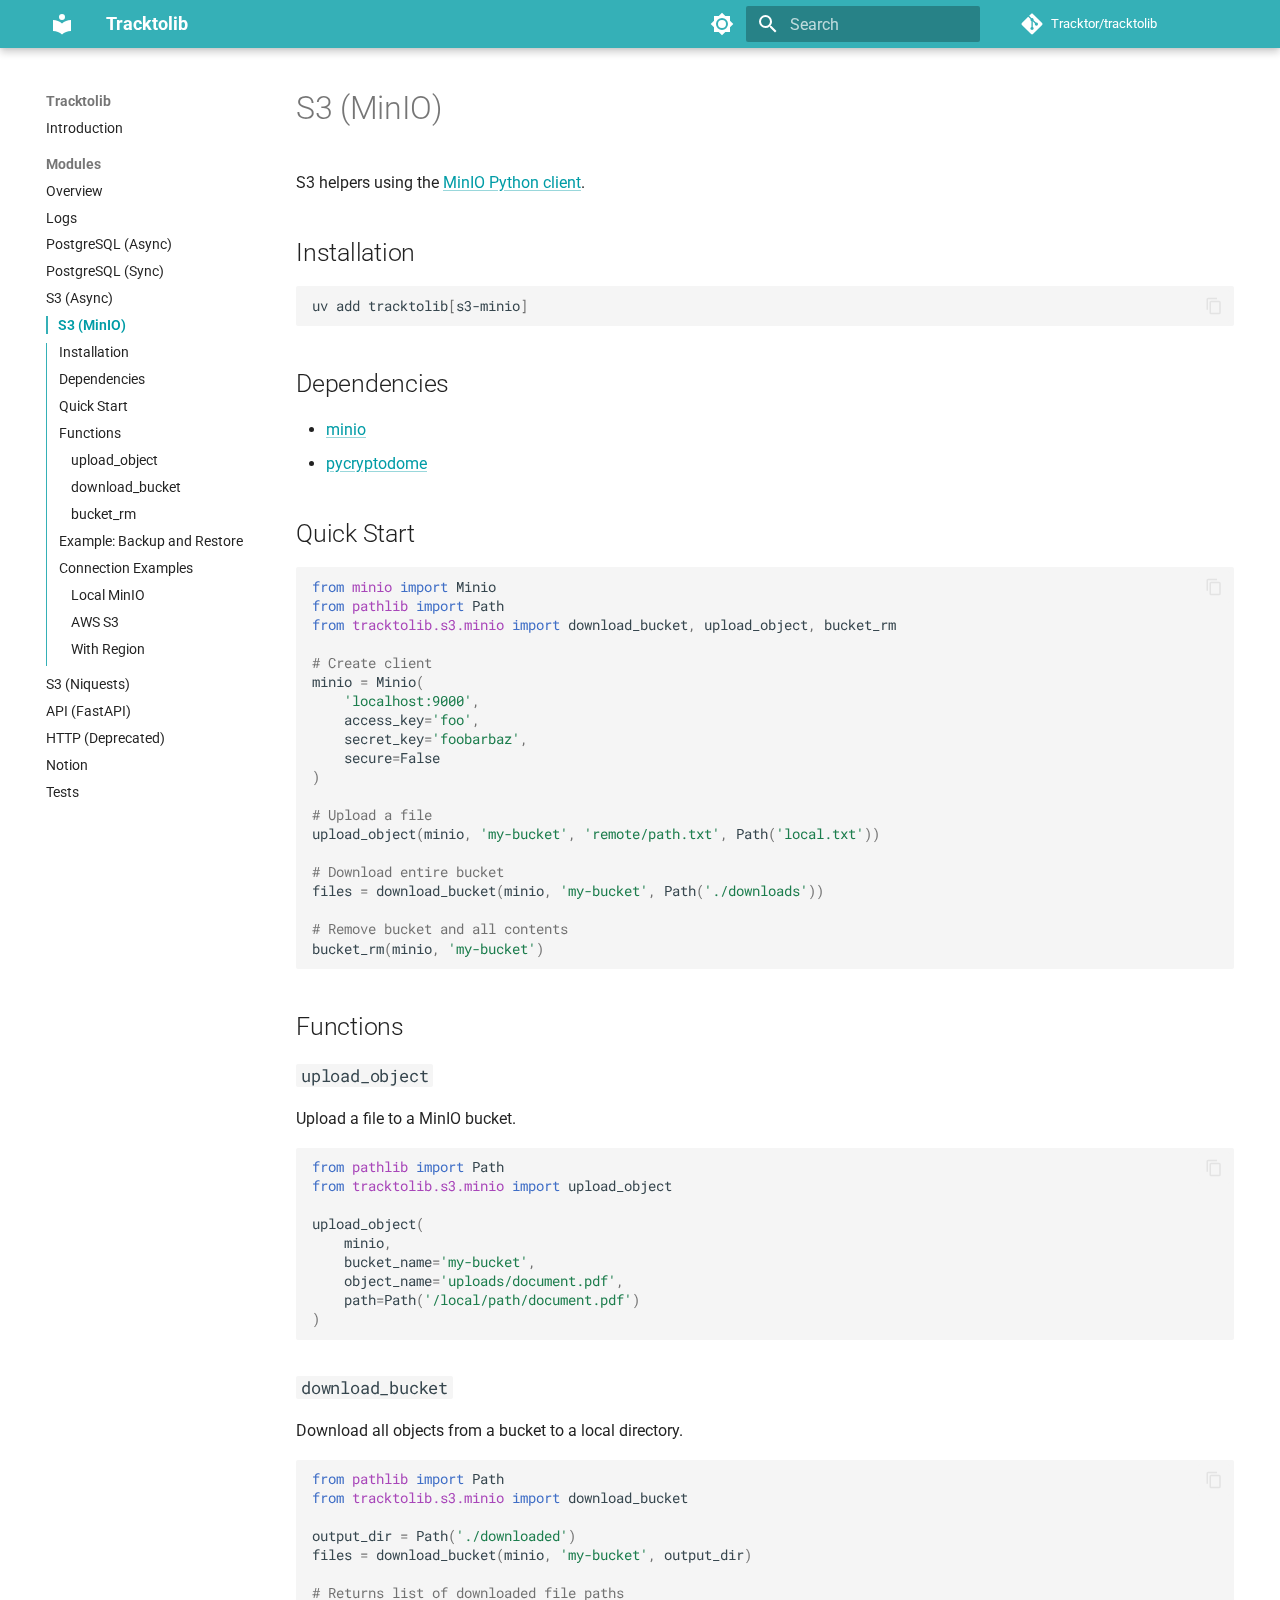
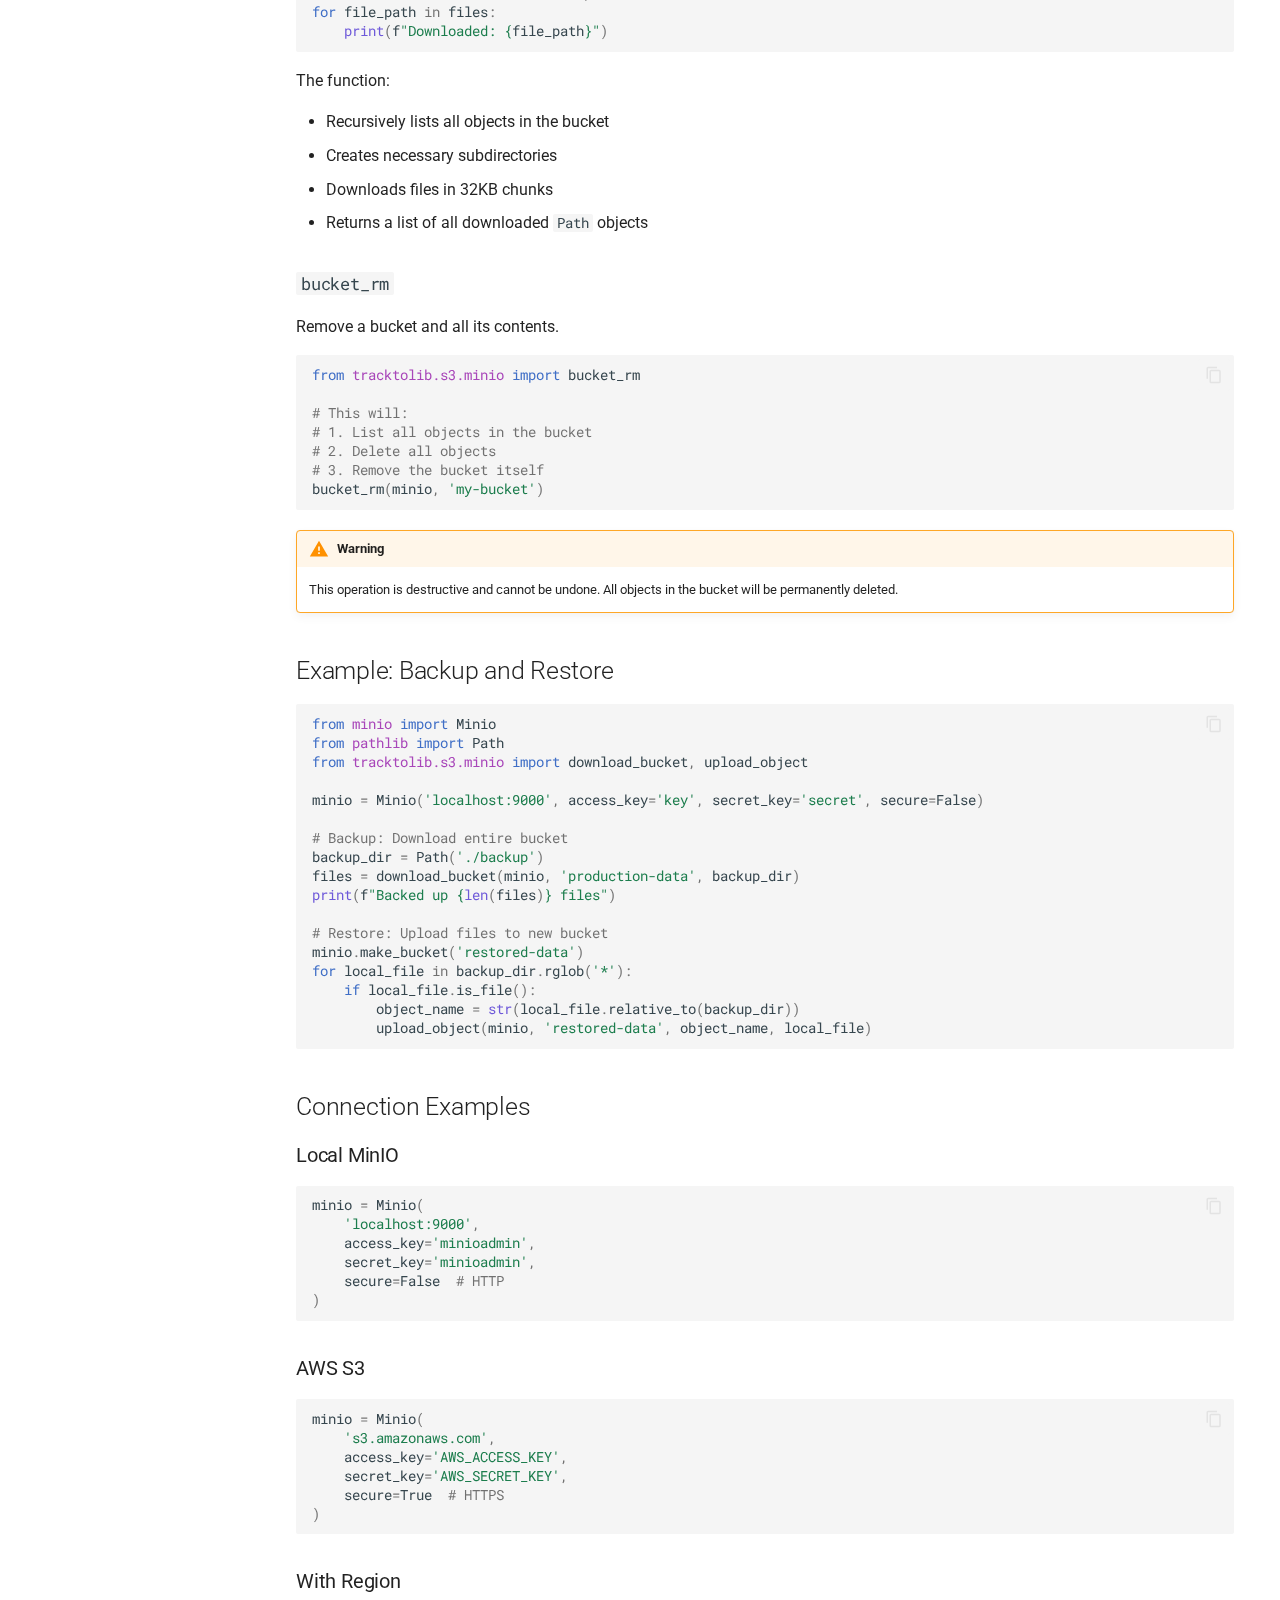
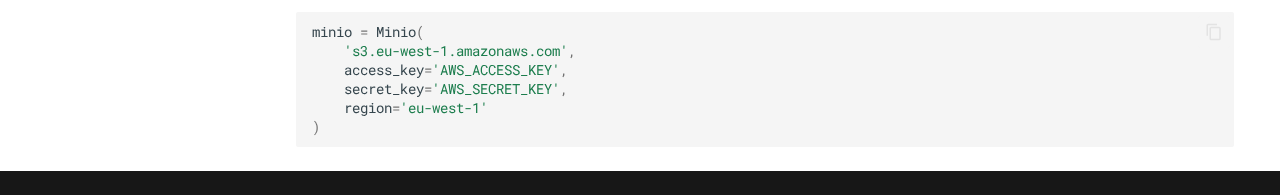
<file: modules/s3-minio/index.html>
<!doctype html>
<html lang="en" class="no-js">
  <head>
    
      <meta charset="utf-8">
      <meta name="viewport" content="width=device-width,initial-scale=1">
      
        <meta name="description" content="Tracktor Swiss-knife Utility library for Python.">
      
      
        <meta name="author" content="Tracktor">
      
      
        <link rel="canonical" href="https://tracktor.github.io/tracktolib/modules/s3-minio/">
      
      
        <link rel="prev" href="../s3/">
      
      
        <link rel="next" href="../s3-niquests/">
      
      
        
      
      
      <link rel="icon" href="../../assets/images/favicon.png">
      <meta name="generator" content="mkdocs-1.6.1, mkdocs-material-9.7.1">
    
    
      
        <title>S3 (MinIO) - Tracktolib</title>
      
    
    
      <link rel="stylesheet" href="../../assets/stylesheets/main.484c7ddc.min.css">
      
        
        <link rel="stylesheet" href="../../assets/stylesheets/palette.ab4e12ef.min.css">
      
      


    
    
      
    
    
      
        
        
        <link rel="preconnect" href="https://fonts.gstatic.com" crossorigin>
        <link rel="stylesheet" href="https://fonts.googleapis.com/css?family=Roboto:300,300i,400,400i,700,700i%7CRoboto+Mono:400,400i,700,700i&display=fallback">
        <style>:root{--md-text-font:"Roboto";--md-code-font:"Roboto Mono"}</style>
      
    
    
      <link rel="stylesheet" href="../../stylesheets/extra.css">
    
    <script>__md_scope=new URL("../..",location),__md_hash=e=>[...e].reduce(((e,_)=>(e<<5)-e+_.charCodeAt(0)),0),__md_get=(e,_=localStorage,t=__md_scope)=>JSON.parse(_.getItem(t.pathname+"."+e)),__md_set=(e,_,t=localStorage,a=__md_scope)=>{try{t.setItem(a.pathname+"."+e,JSON.stringify(_))}catch(e){}}</script>
    
      

    
    
  </head>
  
  
    
    
      
    
    
    
    
    <body dir="ltr" data-md-color-scheme="default" data-md-color-primary="custom" data-md-color-accent="teal">
  
    
    <input class="md-toggle" data-md-toggle="drawer" type="checkbox" id="__drawer" autocomplete="off">
    <input class="md-toggle" data-md-toggle="search" type="checkbox" id="__search" autocomplete="off">
    <label class="md-overlay" for="__drawer"></label>
    <div data-md-component="skip">
      
        
        <a href="#s3-minio" class="md-skip">
          Skip to content
        </a>
      
    </div>
    <div data-md-component="announce">
      
    </div>
    
    
      

  

<header class="md-header md-header--shadow" data-md-component="header">
  <nav class="md-header__inner md-grid" aria-label="Header">
    <a href="../.." title="Tracktolib" class="md-header__button md-logo" aria-label="Tracktolib" data-md-component="logo">
      
  
  <svg xmlns="http://www.w3.org/2000/svg" viewBox="0 0 24 24"><path d="M12 8a3 3 0 0 0 3-3 3 3 0 0 0-3-3 3 3 0 0 0-3 3 3 3 0 0 0 3 3m0 3.54C9.64 9.35 6.5 8 3 8v11c3.5 0 6.64 1.35 9 3.54 2.36-2.19 5.5-3.54 9-3.54V8c-3.5 0-6.64 1.35-9 3.54"/></svg>

    </a>
    <label class="md-header__button md-icon" for="__drawer">
      
      <svg xmlns="http://www.w3.org/2000/svg" viewBox="0 0 24 24"><path d="M3 6h18v2H3zm0 5h18v2H3zm0 5h18v2H3z"/></svg>
    </label>
    <div class="md-header__title" data-md-component="header-title">
      <div class="md-header__ellipsis">
        <div class="md-header__topic">
          <span class="md-ellipsis">
            Tracktolib
          </span>
        </div>
        <div class="md-header__topic" data-md-component="header-topic">
          <span class="md-ellipsis">
            
              S3 (MinIO)
            
          </span>
        </div>
      </div>
    </div>
    
      
        <form class="md-header__option" data-md-component="palette">
  
    
    
    
    <input class="md-option" data-md-color-media="(prefers-color-scheme: light)" data-md-color-scheme="default" data-md-color-primary="custom" data-md-color-accent="teal"  aria-label="Switch to dark mode"  type="radio" name="__palette" id="__palette_0">
    
      <label class="md-header__button md-icon" title="Switch to dark mode" for="__palette_1" hidden>
        <svg xmlns="http://www.w3.org/2000/svg" viewBox="0 0 24 24"><path d="M12 8a4 4 0 0 0-4 4 4 4 0 0 0 4 4 4 4 0 0 0 4-4 4 4 0 0 0-4-4m0 10a6 6 0 0 1-6-6 6 6 0 0 1 6-6 6 6 0 0 1 6 6 6 6 0 0 1-6 6m8-9.31V4h-4.69L12 .69 8.69 4H4v4.69L.69 12 4 15.31V20h4.69L12 23.31 15.31 20H20v-4.69L23.31 12z"/></svg>
      </label>
    
  
    
    
    
    <input class="md-option" data-md-color-media="(prefers-color-scheme: dark)" data-md-color-scheme="slate" data-md-color-primary="custom" data-md-color-accent="teal"  aria-label="Switch to light mode"  type="radio" name="__palette" id="__palette_1">
    
      <label class="md-header__button md-icon" title="Switch to light mode" for="__palette_0" hidden>
        <svg xmlns="http://www.w3.org/2000/svg" viewBox="0 0 24 24"><path d="M12 18c-.89 0-1.74-.2-2.5-.55C11.56 16.5 13 14.42 13 12s-1.44-4.5-3.5-5.45C10.26 6.2 11.11 6 12 6a6 6 0 0 1 6 6 6 6 0 0 1-6 6m8-9.31V4h-4.69L12 .69 8.69 4H4v4.69L.69 12 4 15.31V20h4.69L12 23.31 15.31 20H20v-4.69L23.31 12z"/></svg>
      </label>
    
  
</form>
      
    
    
      <script>var palette=__md_get("__palette");if(palette&&palette.color){if("(prefers-color-scheme)"===palette.color.media){var media=matchMedia("(prefers-color-scheme: light)"),input=document.querySelector(media.matches?"[data-md-color-media='(prefers-color-scheme: light)']":"[data-md-color-media='(prefers-color-scheme: dark)']");palette.color.media=input.getAttribute("data-md-color-media"),palette.color.scheme=input.getAttribute("data-md-color-scheme"),palette.color.primary=input.getAttribute("data-md-color-primary"),palette.color.accent=input.getAttribute("data-md-color-accent")}for(var[key,value]of Object.entries(palette.color))document.body.setAttribute("data-md-color-"+key,value)}</script>
    
    
    
      
      
        <label class="md-header__button md-icon" for="__search">
          
          <svg xmlns="http://www.w3.org/2000/svg" viewBox="0 0 24 24"><path d="M9.5 3A6.5 6.5 0 0 1 16 9.5c0 1.61-.59 3.09-1.56 4.23l.27.27h.79l5 5-1.5 1.5-5-5v-.79l-.27-.27A6.52 6.52 0 0 1 9.5 16 6.5 6.5 0 0 1 3 9.5 6.5 6.5 0 0 1 9.5 3m0 2C7 5 5 7 5 9.5S7 14 9.5 14 14 12 14 9.5 12 5 9.5 5"/></svg>
        </label>
        <div class="md-search" data-md-component="search" role="dialog">
  <label class="md-search__overlay" for="__search"></label>
  <div class="md-search__inner" role="search">
    <form class="md-search__form" name="search">
      <input type="text" class="md-search__input" name="query" aria-label="Search" placeholder="Search" autocapitalize="off" autocorrect="off" autocomplete="off" spellcheck="false" data-md-component="search-query" required>
      <label class="md-search__icon md-icon" for="__search">
        
        <svg xmlns="http://www.w3.org/2000/svg" viewBox="0 0 24 24"><path d="M9.5 3A6.5 6.5 0 0 1 16 9.5c0 1.61-.59 3.09-1.56 4.23l.27.27h.79l5 5-1.5 1.5-5-5v-.79l-.27-.27A6.52 6.52 0 0 1 9.5 16 6.5 6.5 0 0 1 3 9.5 6.5 6.5 0 0 1 9.5 3m0 2C7 5 5 7 5 9.5S7 14 9.5 14 14 12 14 9.5 12 5 9.5 5"/></svg>
        
        <svg xmlns="http://www.w3.org/2000/svg" viewBox="0 0 24 24"><path d="M20 11v2H8l5.5 5.5-1.42 1.42L4.16 12l7.92-7.92L13.5 5.5 8 11z"/></svg>
      </label>
      <nav class="md-search__options" aria-label="Search">
        
        <button type="reset" class="md-search__icon md-icon" title="Clear" aria-label="Clear" tabindex="-1">
          
          <svg xmlns="http://www.w3.org/2000/svg" viewBox="0 0 24 24"><path d="M19 6.41 17.59 5 12 10.59 6.41 5 5 6.41 10.59 12 5 17.59 6.41 19 12 13.41 17.59 19 19 17.59 13.41 12z"/></svg>
        </button>
      </nav>
      
        <div class="md-search__suggest" data-md-component="search-suggest"></div>
      
    </form>
    <div class="md-search__output">
      <div class="md-search__scrollwrap" tabindex="0" data-md-scrollfix>
        <div class="md-search-result" data-md-component="search-result">
          <div class="md-search-result__meta">
            Initializing search
          </div>
          <ol class="md-search-result__list" role="presentation"></ol>
        </div>
      </div>
    </div>
  </div>
</div>
      
    
    
      <div class="md-header__source">
        <a href="https://github.com/Tracktor/tracktolib" title="Go to repository" class="md-source" data-md-component="source">
  <div class="md-source__icon md-icon">
    
    <svg xmlns="http://www.w3.org/2000/svg" viewBox="0 0 448 512"><!--! Font Awesome Free 7.1.0 by @fontawesome - https://fontawesome.com License - https://fontawesome.com/license/free (Icons: CC BY 4.0, Fonts: SIL OFL 1.1, Code: MIT License) Copyright 2025 Fonticons, Inc.--><path d="M439.6 236.1 244 40.5c-5.4-5.5-12.8-8.5-20.4-8.5s-15 3-20.4 8.4L162.5 81l51.5 51.5c27.1-9.1 52.7 16.8 43.4 43.7l49.7 49.7c34.2-11.8 61.2 31 35.5 56.7-26.5 26.5-70.2-2.9-56-37.3L240.3 199v121.9c25.3 12.5 22.3 41.8 9.1 55-6.4 6.4-15.2 10.1-24.3 10.1s-17.8-3.6-24.3-10.1c-17.6-17.6-11.1-46.9 11.2-56v-123c-20.8-8.5-24.6-30.7-18.6-45L142.6 101 8.5 235.1C3 240.6 0 247.9 0 255.5s3 15 8.5 20.4l195.6 195.7c5.4 5.4 12.7 8.4 20.4 8.4s15-3 20.4-8.4l194.7-194.7c5.4-5.4 8.4-12.8 8.4-20.4s-3-15-8.4-20.4"/></svg>
  </div>
  <div class="md-source__repository">
    Tracktor/tracktolib
  </div>
</a>
      </div>
    
  </nav>
  
</header>
    
    <div class="md-container" data-md-component="container">
      
      
        
          
        
      
      <main class="md-main" data-md-component="main">
        <div class="md-main__inner md-grid">
          
            
              
              <div class="md-sidebar md-sidebar--primary" data-md-component="sidebar" data-md-type="navigation" >
                <div class="md-sidebar__scrollwrap">
                  <div class="md-sidebar__inner">
                    



  

<nav class="md-nav md-nav--primary md-nav--integrated" aria-label="Navigation" data-md-level="0">
  <label class="md-nav__title" for="__drawer">
    <a href="../.." title="Tracktolib" class="md-nav__button md-logo" aria-label="Tracktolib" data-md-component="logo">
      
  
  <svg xmlns="http://www.w3.org/2000/svg" viewBox="0 0 24 24"><path d="M12 8a3 3 0 0 0 3-3 3 3 0 0 0-3-3 3 3 0 0 0-3 3 3 3 0 0 0 3 3m0 3.54C9.64 9.35 6.5 8 3 8v11c3.5 0 6.64 1.35 9 3.54 2.36-2.19 5.5-3.54 9-3.54V8c-3.5 0-6.64 1.35-9 3.54"/></svg>

    </a>
    Tracktolib
  </label>
  
    <div class="md-nav__source">
      <a href="https://github.com/Tracktor/tracktolib" title="Go to repository" class="md-source" data-md-component="source">
  <div class="md-source__icon md-icon">
    
    <svg xmlns="http://www.w3.org/2000/svg" viewBox="0 0 448 512"><!--! Font Awesome Free 7.1.0 by @fontawesome - https://fontawesome.com License - https://fontawesome.com/license/free (Icons: CC BY 4.0, Fonts: SIL OFL 1.1, Code: MIT License) Copyright 2025 Fonticons, Inc.--><path d="M439.6 236.1 244 40.5c-5.4-5.5-12.8-8.5-20.4-8.5s-15 3-20.4 8.4L162.5 81l51.5 51.5c27.1-9.1 52.7 16.8 43.4 43.7l49.7 49.7c34.2-11.8 61.2 31 35.5 56.7-26.5 26.5-70.2-2.9-56-37.3L240.3 199v121.9c25.3 12.5 22.3 41.8 9.1 55-6.4 6.4-15.2 10.1-24.3 10.1s-17.8-3.6-24.3-10.1c-17.6-17.6-11.1-46.9 11.2-56v-123c-20.8-8.5-24.6-30.7-18.6-45L142.6 101 8.5 235.1C3 240.6 0 247.9 0 255.5s3 15 8.5 20.4l195.6 195.7c5.4 5.4 12.7 8.4 20.4 8.4s15-3 20.4-8.4l194.7-194.7c5.4-5.4 8.4-12.8 8.4-20.4s-3-15-8.4-20.4"/></svg>
  </div>
  <div class="md-source__repository">
    Tracktor/tracktolib
  </div>
</a>
    </div>
  
  <ul class="md-nav__list" data-md-scrollfix>
    
      
      
  
  
  
  
    <li class="md-nav__item">
      <a href="../.." class="md-nav__link">
        
  
  
  <span class="md-ellipsis">
    
  
    Introduction
  

    
  </span>
  
  

      </a>
    </li>
  

    
      
      
  
  
    
  
  
  
    
    
    
    
      
        
        
      
    
    
    <li class="md-nav__item md-nav__item--active md-nav__item--section md-nav__item--nested">
      
        
        
        <input class="md-nav__toggle md-toggle " type="checkbox" id="__nav_2" checked>
        
          
          <label class="md-nav__link" for="__nav_2" id="__nav_2_label" tabindex="">
            
  
  
  <span class="md-ellipsis">
    
  
    Modules
  

    
  </span>
  
  

            <span class="md-nav__icon md-icon"></span>
          </label>
        
        <nav class="md-nav" data-md-level="1" aria-labelledby="__nav_2_label" aria-expanded="true">
          <label class="md-nav__title" for="__nav_2">
            <span class="md-nav__icon md-icon"></span>
            
  
    Modules
  

          </label>
          <ul class="md-nav__list" data-md-scrollfix>
            
              
                
  
  
  
  
    <li class="md-nav__item">
      <a href="../" class="md-nav__link">
        
  
  
  <span class="md-ellipsis">
    
  
    Overview
  

    
  </span>
  
  

      </a>
    </li>
  

              
            
              
                
  
  
  
  
    <li class="md-nav__item">
      <a href="../logs/" class="md-nav__link">
        
  
  
  <span class="md-ellipsis">
    
  
    Logs
  

    
  </span>
  
  

      </a>
    </li>
  

              
            
              
                
  
  
  
  
    <li class="md-nav__item">
      <a href="../pg/" class="md-nav__link">
        
  
  
  <span class="md-ellipsis">
    
  
    PostgreSQL (Async)
  

    
  </span>
  
  

      </a>
    </li>
  

              
            
              
                
  
  
  
  
    <li class="md-nav__item">
      <a href="../pg-sync/" class="md-nav__link">
        
  
  
  <span class="md-ellipsis">
    
  
    PostgreSQL (Sync)
  

    
  </span>
  
  

      </a>
    </li>
  

              
            
              
                
  
  
  
  
    <li class="md-nav__item">
      <a href="../s3/" class="md-nav__link">
        
  
  
  <span class="md-ellipsis">
    
  
    S3 (Async)
  

    
  </span>
  
  

      </a>
    </li>
  

              
            
              
                
  
  
    
  
  
  
    <li class="md-nav__item md-nav__item--active">
      
      <input class="md-nav__toggle md-toggle" type="checkbox" id="__toc">
      
      
        
      
      
        <label class="md-nav__link md-nav__link--active" for="__toc">
          
  
  
  <span class="md-ellipsis">
    
  
    S3 (MinIO)
  

    
  </span>
  
  

          <span class="md-nav__icon md-icon"></span>
        </label>
      
      <a href="./" class="md-nav__link md-nav__link--active">
        
  
  
  <span class="md-ellipsis">
    
  
    S3 (MinIO)
  

    
  </span>
  
  

      </a>
      
        

<nav class="md-nav md-nav--secondary" aria-label="Table of contents">
  
  
  
    
  
  
    <label class="md-nav__title" for="__toc">
      <span class="md-nav__icon md-icon"></span>
      Table of contents
    </label>
    <ul class="md-nav__list" data-md-component="toc" data-md-scrollfix>
      
        <li class="md-nav__item">
  <a href="#installation" class="md-nav__link">
    <span class="md-ellipsis">
      
        Installation
      
    </span>
  </a>
  
</li>
      
        <li class="md-nav__item">
  <a href="#dependencies" class="md-nav__link">
    <span class="md-ellipsis">
      
        Dependencies
      
    </span>
  </a>
  
</li>
      
        <li class="md-nav__item">
  <a href="#quick-start" class="md-nav__link">
    <span class="md-ellipsis">
      
        Quick Start
      
    </span>
  </a>
  
</li>
      
        <li class="md-nav__item">
  <a href="#functions" class="md-nav__link">
    <span class="md-ellipsis">
      
        Functions
      
    </span>
  </a>
  
    <nav class="md-nav" aria-label="Functions">
      <ul class="md-nav__list">
        
          <li class="md-nav__item">
  <a href="#upload_object" class="md-nav__link">
    <span class="md-ellipsis">
      
        upload_object
      
    </span>
  </a>
  
</li>
        
          <li class="md-nav__item">
  <a href="#download_bucket" class="md-nav__link">
    <span class="md-ellipsis">
      
        download_bucket
      
    </span>
  </a>
  
</li>
        
          <li class="md-nav__item">
  <a href="#bucket_rm" class="md-nav__link">
    <span class="md-ellipsis">
      
        bucket_rm
      
    </span>
  </a>
  
</li>
        
      </ul>
    </nav>
  
</li>
      
        <li class="md-nav__item">
  <a href="#example-backup-and-restore" class="md-nav__link">
    <span class="md-ellipsis">
      
        Example: Backup and Restore
      
    </span>
  </a>
  
</li>
      
        <li class="md-nav__item">
  <a href="#connection-examples" class="md-nav__link">
    <span class="md-ellipsis">
      
        Connection Examples
      
    </span>
  </a>
  
    <nav class="md-nav" aria-label="Connection Examples">
      <ul class="md-nav__list">
        
          <li class="md-nav__item">
  <a href="#local-minio" class="md-nav__link">
    <span class="md-ellipsis">
      
        Local MinIO
      
    </span>
  </a>
  
</li>
        
          <li class="md-nav__item">
  <a href="#aws-s3" class="md-nav__link">
    <span class="md-ellipsis">
      
        AWS S3
      
    </span>
  </a>
  
</li>
        
          <li class="md-nav__item">
  <a href="#with-region" class="md-nav__link">
    <span class="md-ellipsis">
      
        With Region
      
    </span>
  </a>
  
</li>
        
      </ul>
    </nav>
  
</li>
      
    </ul>
  
</nav>
      
    </li>
  

              
            
              
                
  
  
  
  
    <li class="md-nav__item">
      <a href="../s3-niquests/" class="md-nav__link">
        
  
  
  <span class="md-ellipsis">
    
  
    S3 (Niquests)
  

    
  </span>
  
  

      </a>
    </li>
  

              
            
              
                
  
  
  
  
    <li class="md-nav__item">
      <a href="../api/" class="md-nav__link">
        
  
  
  <span class="md-ellipsis">
    
  
    API (FastAPI)
  

    
  </span>
  
  

      </a>
    </li>
  

              
            
              
                
  
  
  
  
    <li class="md-nav__item">
      <a href="../http/" class="md-nav__link">
        
  
  
  <span class="md-ellipsis">
    
  
    HTTP (Deprecated)
  

    
  </span>
  
  

      </a>
    </li>
  

              
            
              
                
  
  
  
  
    <li class="md-nav__item">
      <a href="../notion/" class="md-nav__link">
        
  
  
  <span class="md-ellipsis">
    
  
    Notion
  

    
  </span>
  
  

      </a>
    </li>
  

              
            
              
                
  
  
  
  
    <li class="md-nav__item">
      <a href="../tests/" class="md-nav__link">
        
  
  
  <span class="md-ellipsis">
    
  
    Tests
  

    
  </span>
  
  

      </a>
    </li>
  

              
            
          </ul>
        </nav>
      
    </li>
  

    
  </ul>
</nav>
                  </div>
                </div>
              </div>
            
            
          
          
            <div class="md-content" data-md-component="content">
              
              <article class="md-content__inner md-typeset">
                
                  


  
  


<h1 id="s3-minio">S3 (MinIO)</h1>
<p>S3 helpers using the <a href="https://min.io/docs/minio/linux/developers/python/API.html">MinIO Python client</a>.</p>
<h2 id="installation">Installation</h2>
<div class="highlight"><pre><span></span><code><a id="__codelineno-0-1" name="__codelineno-0-1" href="#__codelineno-0-1"></a>uv<span class="w"> </span>add<span class="w"> </span>tracktolib<span class="o">[</span>s3-minio<span class="o">]</span>
</code></pre></div>
<h2 id="dependencies">Dependencies</h2>
<ul>
<li><a href="https://github.com/minio/minio-py">minio</a></li>
<li><a href="https://github.com/Legrandin/pycryptodome">pycryptodome</a></li>
</ul>
<h2 id="quick-start">Quick Start</h2>
<div class="highlight"><pre><span></span><code><a id="__codelineno-1-1" name="__codelineno-1-1" href="#__codelineno-1-1"></a><span class="kn">from</span><span class="w"> </span><span class="nn">minio</span><span class="w"> </span><span class="kn">import</span> <span class="n">Minio</span>
<a id="__codelineno-1-2" name="__codelineno-1-2" href="#__codelineno-1-2"></a><span class="kn">from</span><span class="w"> </span><span class="nn">pathlib</span><span class="w"> </span><span class="kn">import</span> <span class="n">Path</span>
<a id="__codelineno-1-3" name="__codelineno-1-3" href="#__codelineno-1-3"></a><span class="kn">from</span><span class="w"> </span><span class="nn">tracktolib.s3.minio</span><span class="w"> </span><span class="kn">import</span> <span class="n">download_bucket</span><span class="p">,</span> <span class="n">upload_object</span><span class="p">,</span> <span class="n">bucket_rm</span>
<a id="__codelineno-1-4" name="__codelineno-1-4" href="#__codelineno-1-4"></a>
<a id="__codelineno-1-5" name="__codelineno-1-5" href="#__codelineno-1-5"></a><span class="c1"># Create client</span>
<a id="__codelineno-1-6" name="__codelineno-1-6" href="#__codelineno-1-6"></a><span class="n">minio</span> <span class="o">=</span> <span class="n">Minio</span><span class="p">(</span>
<a id="__codelineno-1-7" name="__codelineno-1-7" href="#__codelineno-1-7"></a>    <span class="s1">&#39;localhost:9000&#39;</span><span class="p">,</span>
<a id="__codelineno-1-8" name="__codelineno-1-8" href="#__codelineno-1-8"></a>    <span class="n">access_key</span><span class="o">=</span><span class="s1">&#39;foo&#39;</span><span class="p">,</span>
<a id="__codelineno-1-9" name="__codelineno-1-9" href="#__codelineno-1-9"></a>    <span class="n">secret_key</span><span class="o">=</span><span class="s1">&#39;foobarbaz&#39;</span><span class="p">,</span>
<a id="__codelineno-1-10" name="__codelineno-1-10" href="#__codelineno-1-10"></a>    <span class="n">secure</span><span class="o">=</span><span class="kc">False</span>
<a id="__codelineno-1-11" name="__codelineno-1-11" href="#__codelineno-1-11"></a><span class="p">)</span>
<a id="__codelineno-1-12" name="__codelineno-1-12" href="#__codelineno-1-12"></a>
<a id="__codelineno-1-13" name="__codelineno-1-13" href="#__codelineno-1-13"></a><span class="c1"># Upload a file</span>
<a id="__codelineno-1-14" name="__codelineno-1-14" href="#__codelineno-1-14"></a><span class="n">upload_object</span><span class="p">(</span><span class="n">minio</span><span class="p">,</span> <span class="s1">&#39;my-bucket&#39;</span><span class="p">,</span> <span class="s1">&#39;remote/path.txt&#39;</span><span class="p">,</span> <span class="n">Path</span><span class="p">(</span><span class="s1">&#39;local.txt&#39;</span><span class="p">))</span>
<a id="__codelineno-1-15" name="__codelineno-1-15" href="#__codelineno-1-15"></a>
<a id="__codelineno-1-16" name="__codelineno-1-16" href="#__codelineno-1-16"></a><span class="c1"># Download entire bucket</span>
<a id="__codelineno-1-17" name="__codelineno-1-17" href="#__codelineno-1-17"></a><span class="n">files</span> <span class="o">=</span> <span class="n">download_bucket</span><span class="p">(</span><span class="n">minio</span><span class="p">,</span> <span class="s1">&#39;my-bucket&#39;</span><span class="p">,</span> <span class="n">Path</span><span class="p">(</span><span class="s1">&#39;./downloads&#39;</span><span class="p">))</span>
<a id="__codelineno-1-18" name="__codelineno-1-18" href="#__codelineno-1-18"></a>
<a id="__codelineno-1-19" name="__codelineno-1-19" href="#__codelineno-1-19"></a><span class="c1"># Remove bucket and all contents</span>
<a id="__codelineno-1-20" name="__codelineno-1-20" href="#__codelineno-1-20"></a><span class="n">bucket_rm</span><span class="p">(</span><span class="n">minio</span><span class="p">,</span> <span class="s1">&#39;my-bucket&#39;</span><span class="p">)</span>
</code></pre></div>
<h2 id="functions">Functions</h2>
<h3 id="upload_object"><code>upload_object</code></h3>
<p>Upload a file to a MinIO bucket.</p>
<div class="highlight"><pre><span></span><code><a id="__codelineno-2-1" name="__codelineno-2-1" href="#__codelineno-2-1"></a><span class="kn">from</span><span class="w"> </span><span class="nn">pathlib</span><span class="w"> </span><span class="kn">import</span> <span class="n">Path</span>
<a id="__codelineno-2-2" name="__codelineno-2-2" href="#__codelineno-2-2"></a><span class="kn">from</span><span class="w"> </span><span class="nn">tracktolib.s3.minio</span><span class="w"> </span><span class="kn">import</span> <span class="n">upload_object</span>
<a id="__codelineno-2-3" name="__codelineno-2-3" href="#__codelineno-2-3"></a>
<a id="__codelineno-2-4" name="__codelineno-2-4" href="#__codelineno-2-4"></a><span class="n">upload_object</span><span class="p">(</span>
<a id="__codelineno-2-5" name="__codelineno-2-5" href="#__codelineno-2-5"></a>    <span class="n">minio</span><span class="p">,</span>
<a id="__codelineno-2-6" name="__codelineno-2-6" href="#__codelineno-2-6"></a>    <span class="n">bucket_name</span><span class="o">=</span><span class="s1">&#39;my-bucket&#39;</span><span class="p">,</span>
<a id="__codelineno-2-7" name="__codelineno-2-7" href="#__codelineno-2-7"></a>    <span class="n">object_name</span><span class="o">=</span><span class="s1">&#39;uploads/document.pdf&#39;</span><span class="p">,</span>
<a id="__codelineno-2-8" name="__codelineno-2-8" href="#__codelineno-2-8"></a>    <span class="n">path</span><span class="o">=</span><span class="n">Path</span><span class="p">(</span><span class="s1">&#39;/local/path/document.pdf&#39;</span><span class="p">)</span>
<a id="__codelineno-2-9" name="__codelineno-2-9" href="#__codelineno-2-9"></a><span class="p">)</span>
</code></pre></div>
<h3 id="download_bucket"><code>download_bucket</code></h3>
<p>Download all objects from a bucket to a local directory.</p>
<div class="highlight"><pre><span></span><code><a id="__codelineno-3-1" name="__codelineno-3-1" href="#__codelineno-3-1"></a><span class="kn">from</span><span class="w"> </span><span class="nn">pathlib</span><span class="w"> </span><span class="kn">import</span> <span class="n">Path</span>
<a id="__codelineno-3-2" name="__codelineno-3-2" href="#__codelineno-3-2"></a><span class="kn">from</span><span class="w"> </span><span class="nn">tracktolib.s3.minio</span><span class="w"> </span><span class="kn">import</span> <span class="n">download_bucket</span>
<a id="__codelineno-3-3" name="__codelineno-3-3" href="#__codelineno-3-3"></a>
<a id="__codelineno-3-4" name="__codelineno-3-4" href="#__codelineno-3-4"></a><span class="n">output_dir</span> <span class="o">=</span> <span class="n">Path</span><span class="p">(</span><span class="s1">&#39;./downloaded&#39;</span><span class="p">)</span>
<a id="__codelineno-3-5" name="__codelineno-3-5" href="#__codelineno-3-5"></a><span class="n">files</span> <span class="o">=</span> <span class="n">download_bucket</span><span class="p">(</span><span class="n">minio</span><span class="p">,</span> <span class="s1">&#39;my-bucket&#39;</span><span class="p">,</span> <span class="n">output_dir</span><span class="p">)</span>
<a id="__codelineno-3-6" name="__codelineno-3-6" href="#__codelineno-3-6"></a>
<a id="__codelineno-3-7" name="__codelineno-3-7" href="#__codelineno-3-7"></a><span class="c1"># Returns list of downloaded file paths</span>
<a id="__codelineno-3-8" name="__codelineno-3-8" href="#__codelineno-3-8"></a><span class="k">for</span> <span class="n">file_path</span> <span class="ow">in</span> <span class="n">files</span><span class="p">:</span>
<a id="__codelineno-3-9" name="__codelineno-3-9" href="#__codelineno-3-9"></a>    <span class="nb">print</span><span class="p">(</span><span class="sa">f</span><span class="s2">&quot;Downloaded: </span><span class="si">{</span><span class="n">file_path</span><span class="si">}</span><span class="s2">&quot;</span><span class="p">)</span>
</code></pre></div>
<p>The function:</p>
<ul>
<li>Recursively lists all objects in the bucket</li>
<li>Creates necessary subdirectories</li>
<li>Downloads files in 32KB chunks</li>
<li>Returns a list of all downloaded <code>Path</code> objects</li>
</ul>
<h3 id="bucket_rm"><code>bucket_rm</code></h3>
<p>Remove a bucket and all its contents.</p>
<div class="highlight"><pre><span></span><code><a id="__codelineno-4-1" name="__codelineno-4-1" href="#__codelineno-4-1"></a><span class="kn">from</span><span class="w"> </span><span class="nn">tracktolib.s3.minio</span><span class="w"> </span><span class="kn">import</span> <span class="n">bucket_rm</span>
<a id="__codelineno-4-2" name="__codelineno-4-2" href="#__codelineno-4-2"></a>
<a id="__codelineno-4-3" name="__codelineno-4-3" href="#__codelineno-4-3"></a><span class="c1"># This will:</span>
<a id="__codelineno-4-4" name="__codelineno-4-4" href="#__codelineno-4-4"></a><span class="c1"># 1. List all objects in the bucket</span>
<a id="__codelineno-4-5" name="__codelineno-4-5" href="#__codelineno-4-5"></a><span class="c1"># 2. Delete all objects</span>
<a id="__codelineno-4-6" name="__codelineno-4-6" href="#__codelineno-4-6"></a><span class="c1"># 3. Remove the bucket itself</span>
<a id="__codelineno-4-7" name="__codelineno-4-7" href="#__codelineno-4-7"></a><span class="n">bucket_rm</span><span class="p">(</span><span class="n">minio</span><span class="p">,</span> <span class="s1">&#39;my-bucket&#39;</span><span class="p">)</span>
</code></pre></div>
<div class="admonition warning">
<p class="admonition-title">Warning</p>
<p>This operation is destructive and cannot be undone. All objects in the bucket will be permanently deleted.</p>
</div>
<h2 id="example-backup-and-restore">Example: Backup and Restore</h2>
<div class="highlight"><pre><span></span><code><a id="__codelineno-5-1" name="__codelineno-5-1" href="#__codelineno-5-1"></a><span class="kn">from</span><span class="w"> </span><span class="nn">minio</span><span class="w"> </span><span class="kn">import</span> <span class="n">Minio</span>
<a id="__codelineno-5-2" name="__codelineno-5-2" href="#__codelineno-5-2"></a><span class="kn">from</span><span class="w"> </span><span class="nn">pathlib</span><span class="w"> </span><span class="kn">import</span> <span class="n">Path</span>
<a id="__codelineno-5-3" name="__codelineno-5-3" href="#__codelineno-5-3"></a><span class="kn">from</span><span class="w"> </span><span class="nn">tracktolib.s3.minio</span><span class="w"> </span><span class="kn">import</span> <span class="n">download_bucket</span><span class="p">,</span> <span class="n">upload_object</span>
<a id="__codelineno-5-4" name="__codelineno-5-4" href="#__codelineno-5-4"></a>
<a id="__codelineno-5-5" name="__codelineno-5-5" href="#__codelineno-5-5"></a><span class="n">minio</span> <span class="o">=</span> <span class="n">Minio</span><span class="p">(</span><span class="s1">&#39;localhost:9000&#39;</span><span class="p">,</span> <span class="n">access_key</span><span class="o">=</span><span class="s1">&#39;key&#39;</span><span class="p">,</span> <span class="n">secret_key</span><span class="o">=</span><span class="s1">&#39;secret&#39;</span><span class="p">,</span> <span class="n">secure</span><span class="o">=</span><span class="kc">False</span><span class="p">)</span>
<a id="__codelineno-5-6" name="__codelineno-5-6" href="#__codelineno-5-6"></a>
<a id="__codelineno-5-7" name="__codelineno-5-7" href="#__codelineno-5-7"></a><span class="c1"># Backup: Download entire bucket</span>
<a id="__codelineno-5-8" name="__codelineno-5-8" href="#__codelineno-5-8"></a><span class="n">backup_dir</span> <span class="o">=</span> <span class="n">Path</span><span class="p">(</span><span class="s1">&#39;./backup&#39;</span><span class="p">)</span>
<a id="__codelineno-5-9" name="__codelineno-5-9" href="#__codelineno-5-9"></a><span class="n">files</span> <span class="o">=</span> <span class="n">download_bucket</span><span class="p">(</span><span class="n">minio</span><span class="p">,</span> <span class="s1">&#39;production-data&#39;</span><span class="p">,</span> <span class="n">backup_dir</span><span class="p">)</span>
<a id="__codelineno-5-10" name="__codelineno-5-10" href="#__codelineno-5-10"></a><span class="nb">print</span><span class="p">(</span><span class="sa">f</span><span class="s2">&quot;Backed up </span><span class="si">{</span><span class="nb">len</span><span class="p">(</span><span class="n">files</span><span class="p">)</span><span class="si">}</span><span class="s2"> files&quot;</span><span class="p">)</span>
<a id="__codelineno-5-11" name="__codelineno-5-11" href="#__codelineno-5-11"></a>
<a id="__codelineno-5-12" name="__codelineno-5-12" href="#__codelineno-5-12"></a><span class="c1"># Restore: Upload files to new bucket</span>
<a id="__codelineno-5-13" name="__codelineno-5-13" href="#__codelineno-5-13"></a><span class="n">minio</span><span class="o">.</span><span class="n">make_bucket</span><span class="p">(</span><span class="s1">&#39;restored-data&#39;</span><span class="p">)</span>
<a id="__codelineno-5-14" name="__codelineno-5-14" href="#__codelineno-5-14"></a><span class="k">for</span> <span class="n">local_file</span> <span class="ow">in</span> <span class="n">backup_dir</span><span class="o">.</span><span class="n">rglob</span><span class="p">(</span><span class="s1">&#39;*&#39;</span><span class="p">):</span>
<a id="__codelineno-5-15" name="__codelineno-5-15" href="#__codelineno-5-15"></a>    <span class="k">if</span> <span class="n">local_file</span><span class="o">.</span><span class="n">is_file</span><span class="p">():</span>
<a id="__codelineno-5-16" name="__codelineno-5-16" href="#__codelineno-5-16"></a>        <span class="n">object_name</span> <span class="o">=</span> <span class="nb">str</span><span class="p">(</span><span class="n">local_file</span><span class="o">.</span><span class="n">relative_to</span><span class="p">(</span><span class="n">backup_dir</span><span class="p">))</span>
<a id="__codelineno-5-17" name="__codelineno-5-17" href="#__codelineno-5-17"></a>        <span class="n">upload_object</span><span class="p">(</span><span class="n">minio</span><span class="p">,</span> <span class="s1">&#39;restored-data&#39;</span><span class="p">,</span> <span class="n">object_name</span><span class="p">,</span> <span class="n">local_file</span><span class="p">)</span>
</code></pre></div>
<h2 id="connection-examples">Connection Examples</h2>
<h3 id="local-minio">Local MinIO</h3>
<div class="highlight"><pre><span></span><code><a id="__codelineno-6-1" name="__codelineno-6-1" href="#__codelineno-6-1"></a><span class="n">minio</span> <span class="o">=</span> <span class="n">Minio</span><span class="p">(</span>
<a id="__codelineno-6-2" name="__codelineno-6-2" href="#__codelineno-6-2"></a>    <span class="s1">&#39;localhost:9000&#39;</span><span class="p">,</span>
<a id="__codelineno-6-3" name="__codelineno-6-3" href="#__codelineno-6-3"></a>    <span class="n">access_key</span><span class="o">=</span><span class="s1">&#39;minioadmin&#39;</span><span class="p">,</span>
<a id="__codelineno-6-4" name="__codelineno-6-4" href="#__codelineno-6-4"></a>    <span class="n">secret_key</span><span class="o">=</span><span class="s1">&#39;minioadmin&#39;</span><span class="p">,</span>
<a id="__codelineno-6-5" name="__codelineno-6-5" href="#__codelineno-6-5"></a>    <span class="n">secure</span><span class="o">=</span><span class="kc">False</span>  <span class="c1"># HTTP</span>
<a id="__codelineno-6-6" name="__codelineno-6-6" href="#__codelineno-6-6"></a><span class="p">)</span>
</code></pre></div>
<h3 id="aws-s3">AWS S3</h3>
<div class="highlight"><pre><span></span><code><a id="__codelineno-7-1" name="__codelineno-7-1" href="#__codelineno-7-1"></a><span class="n">minio</span> <span class="o">=</span> <span class="n">Minio</span><span class="p">(</span>
<a id="__codelineno-7-2" name="__codelineno-7-2" href="#__codelineno-7-2"></a>    <span class="s1">&#39;s3.amazonaws.com&#39;</span><span class="p">,</span>
<a id="__codelineno-7-3" name="__codelineno-7-3" href="#__codelineno-7-3"></a>    <span class="n">access_key</span><span class="o">=</span><span class="s1">&#39;AWS_ACCESS_KEY&#39;</span><span class="p">,</span>
<a id="__codelineno-7-4" name="__codelineno-7-4" href="#__codelineno-7-4"></a>    <span class="n">secret_key</span><span class="o">=</span><span class="s1">&#39;AWS_SECRET_KEY&#39;</span><span class="p">,</span>
<a id="__codelineno-7-5" name="__codelineno-7-5" href="#__codelineno-7-5"></a>    <span class="n">secure</span><span class="o">=</span><span class="kc">True</span>  <span class="c1"># HTTPS</span>
<a id="__codelineno-7-6" name="__codelineno-7-6" href="#__codelineno-7-6"></a><span class="p">)</span>
</code></pre></div>
<h3 id="with-region">With Region</h3>
<div class="highlight"><pre><span></span><code><a id="__codelineno-8-1" name="__codelineno-8-1" href="#__codelineno-8-1"></a><span class="n">minio</span> <span class="o">=</span> <span class="n">Minio</span><span class="p">(</span>
<a id="__codelineno-8-2" name="__codelineno-8-2" href="#__codelineno-8-2"></a>    <span class="s1">&#39;s3.eu-west-1.amazonaws.com&#39;</span><span class="p">,</span>
<a id="__codelineno-8-3" name="__codelineno-8-3" href="#__codelineno-8-3"></a>    <span class="n">access_key</span><span class="o">=</span><span class="s1">&#39;AWS_ACCESS_KEY&#39;</span><span class="p">,</span>
<a id="__codelineno-8-4" name="__codelineno-8-4" href="#__codelineno-8-4"></a>    <span class="n">secret_key</span><span class="o">=</span><span class="s1">&#39;AWS_SECRET_KEY&#39;</span><span class="p">,</span>
<a id="__codelineno-8-5" name="__codelineno-8-5" href="#__codelineno-8-5"></a>    <span class="n">region</span><span class="o">=</span><span class="s1">&#39;eu-west-1&#39;</span>
<a id="__codelineno-8-6" name="__codelineno-8-6" href="#__codelineno-8-6"></a><span class="p">)</span>
</code></pre></div>







  
  






                
              </article>
            </div>
          
          
<script>var target=document.getElementById(location.hash.slice(1));target&&target.name&&(target.checked=target.name.startsWith("__tabbed_"))</script>
        </div>
        
          <button type="button" class="md-top md-icon" data-md-component="top" hidden>
  
  <svg xmlns="http://www.w3.org/2000/svg" viewBox="0 0 24 24"><path d="M13 20h-2V8l-5.5 5.5-1.42-1.42L12 4.16l7.92 7.92-1.42 1.42L13 8z"/></svg>
  Back to top
</button>
        
      </main>
      
        <footer class="md-footer">
  
  <div class="md-footer-meta md-typeset">
    <div class="md-footer-meta__inner md-grid">
      <div class="md-copyright">
  
  
</div>
      
    </div>
  </div>
</footer>
      
    </div>
    <div class="md-dialog" data-md-component="dialog">
      <div class="md-dialog__inner md-typeset"></div>
    </div>
    
    
    
      
      
      <script id="__config" type="application/json">{"annotate": null, "base": "../..", "features": ["navigation.sections", "navigation.top", "navigation.expand", "search.suggest", "search.highlight", "content.code.copy", "toc.integrate"], "search": "../../assets/javascripts/workers/search.2c215733.min.js", "tags": null, "translations": {"clipboard.copied": "Copied to clipboard", "clipboard.copy": "Copy to clipboard", "search.result.more.one": "1 more on this page", "search.result.more.other": "# more on this page", "search.result.none": "No matching documents", "search.result.one": "1 matching document", "search.result.other": "# matching documents", "search.result.placeholder": "Type to start searching", "search.result.term.missing": "Missing", "select.version": "Select version"}, "version": null}</script>
    
    
      <script src="../../assets/javascripts/bundle.79ae519e.min.js"></script>
      
    
  </body>
</html>
</file>
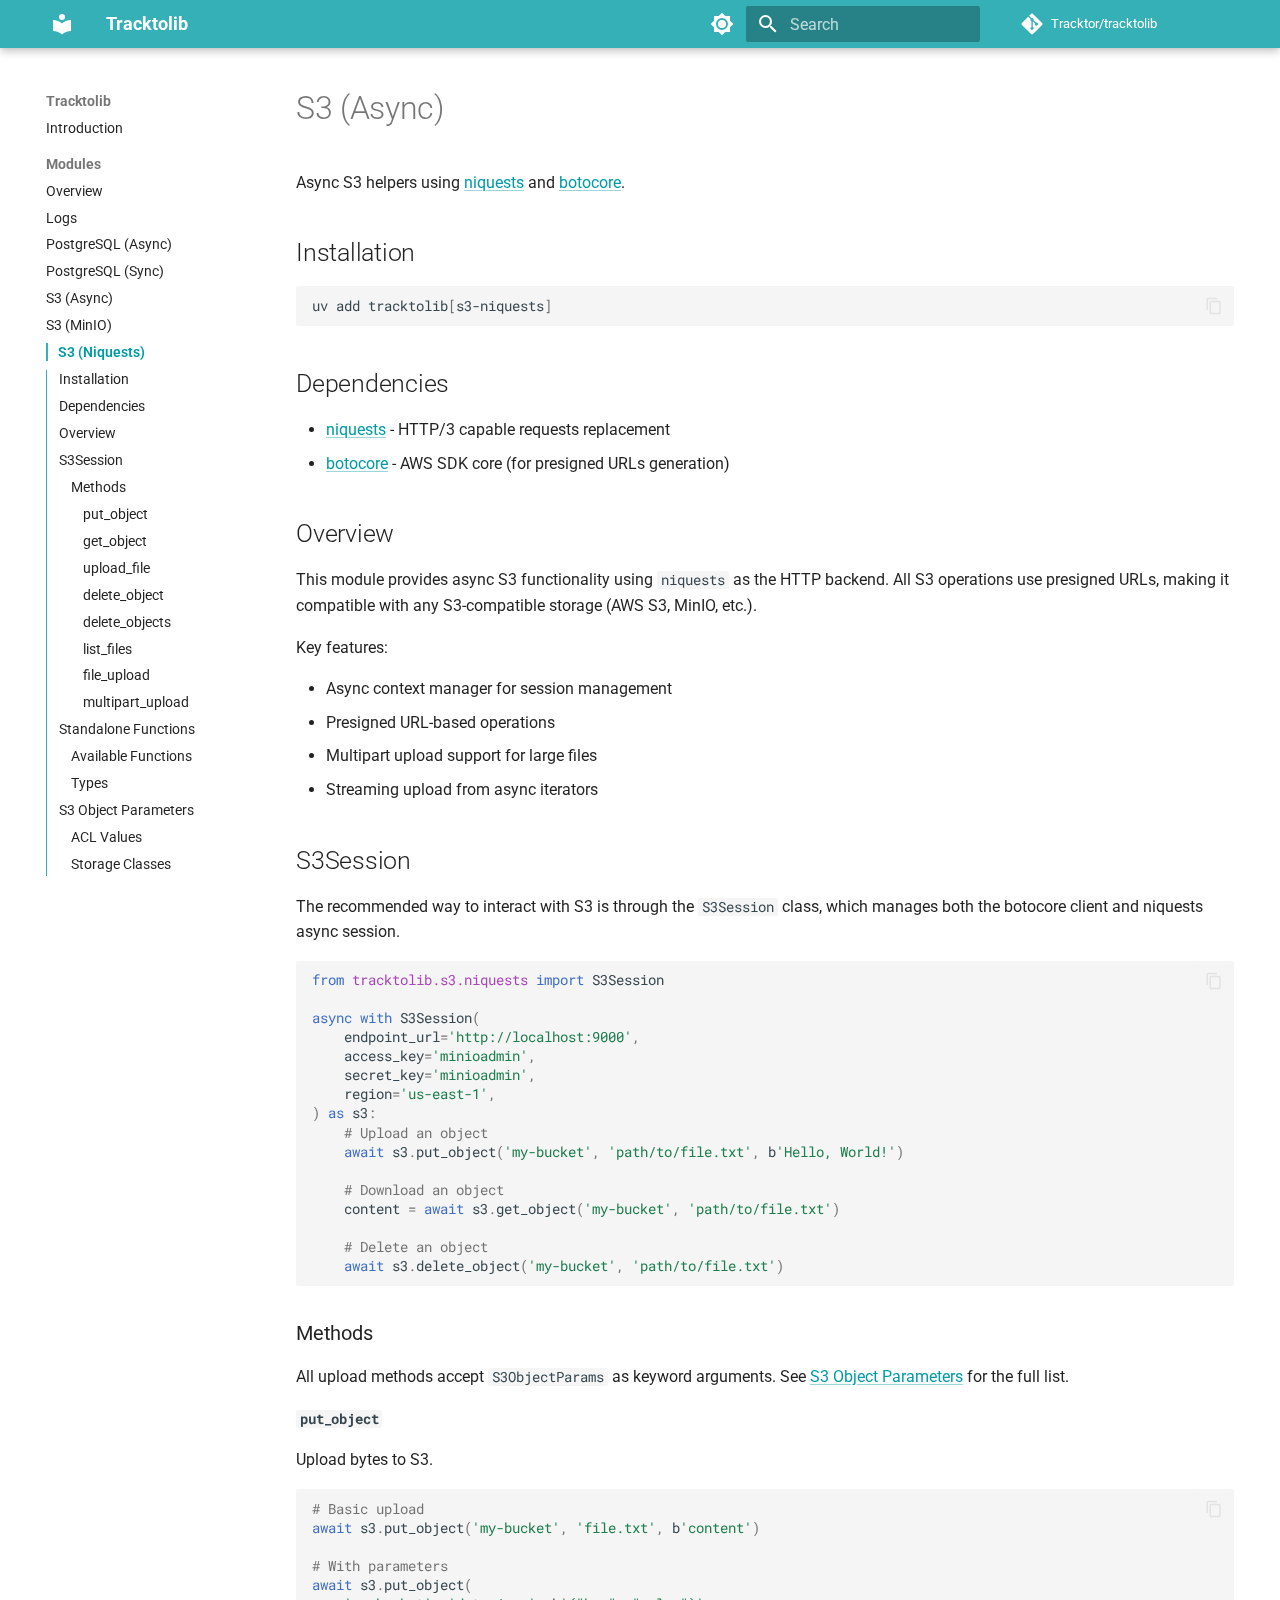
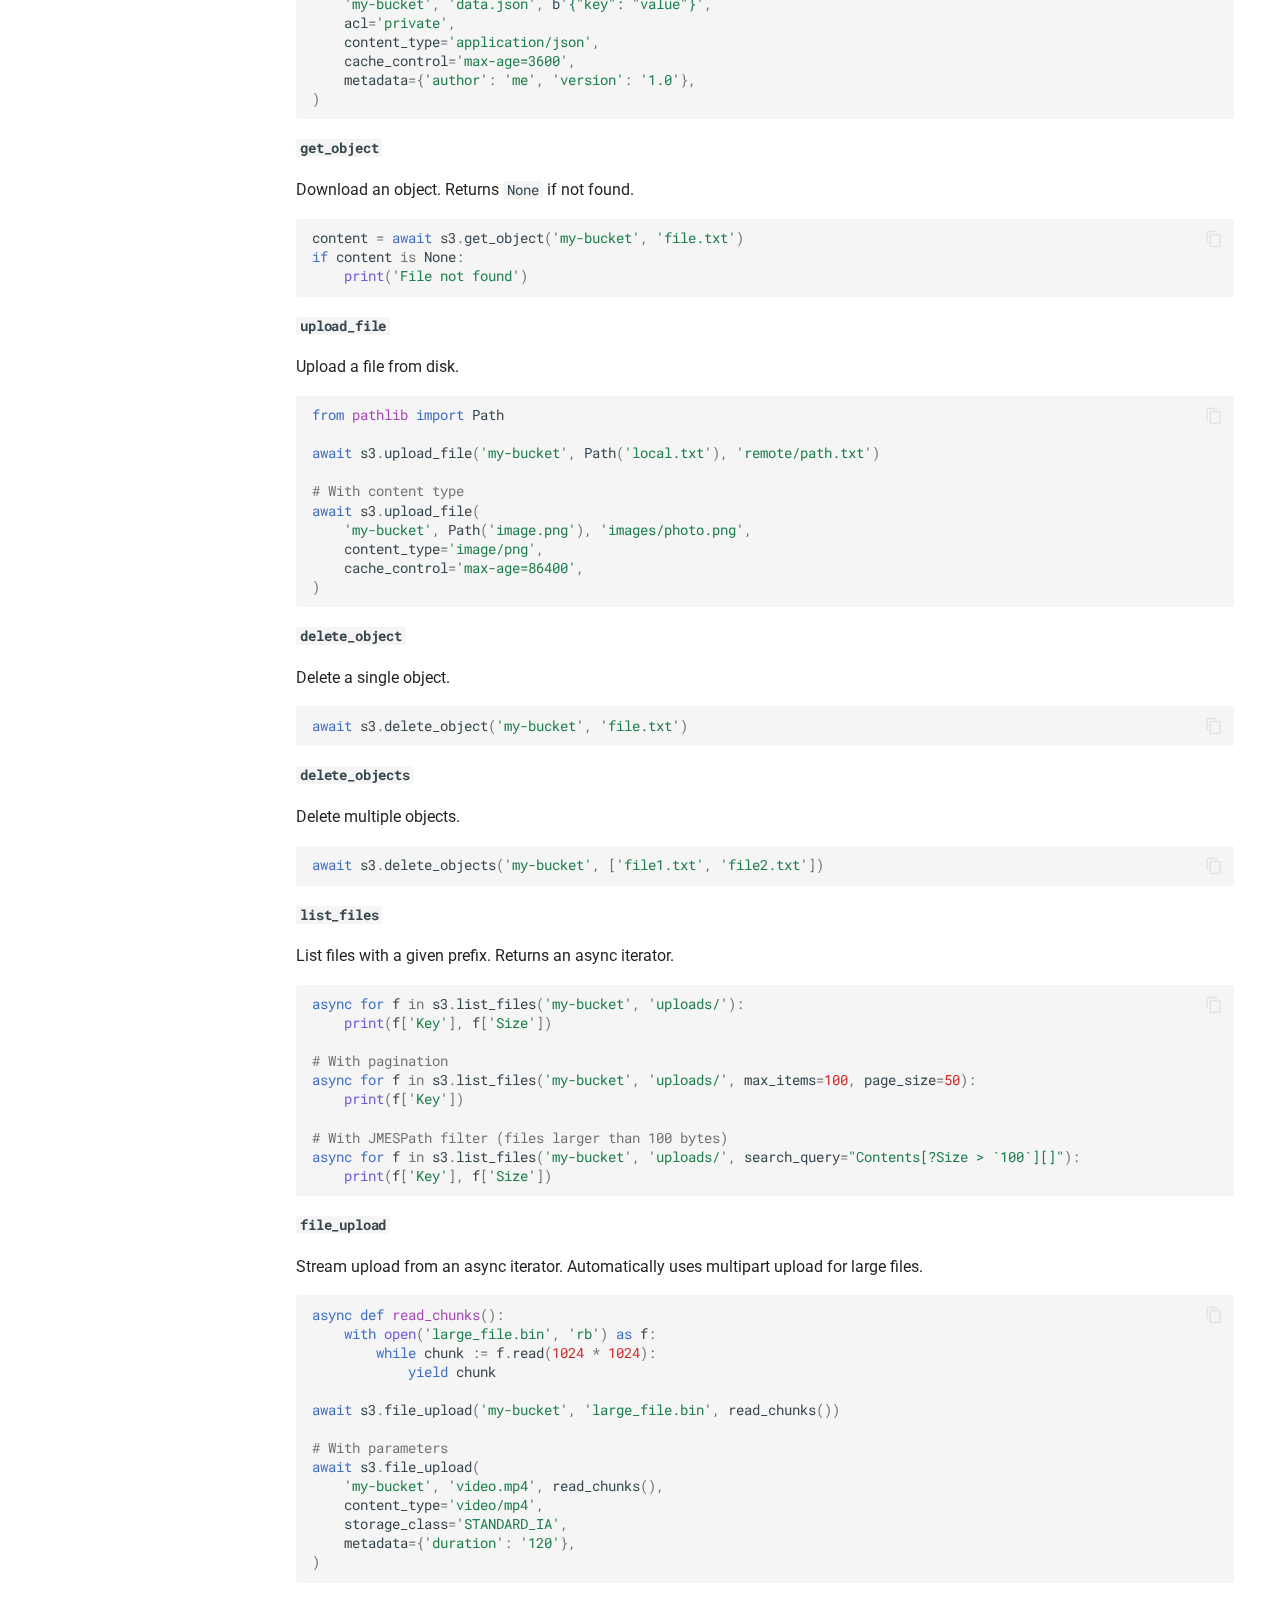
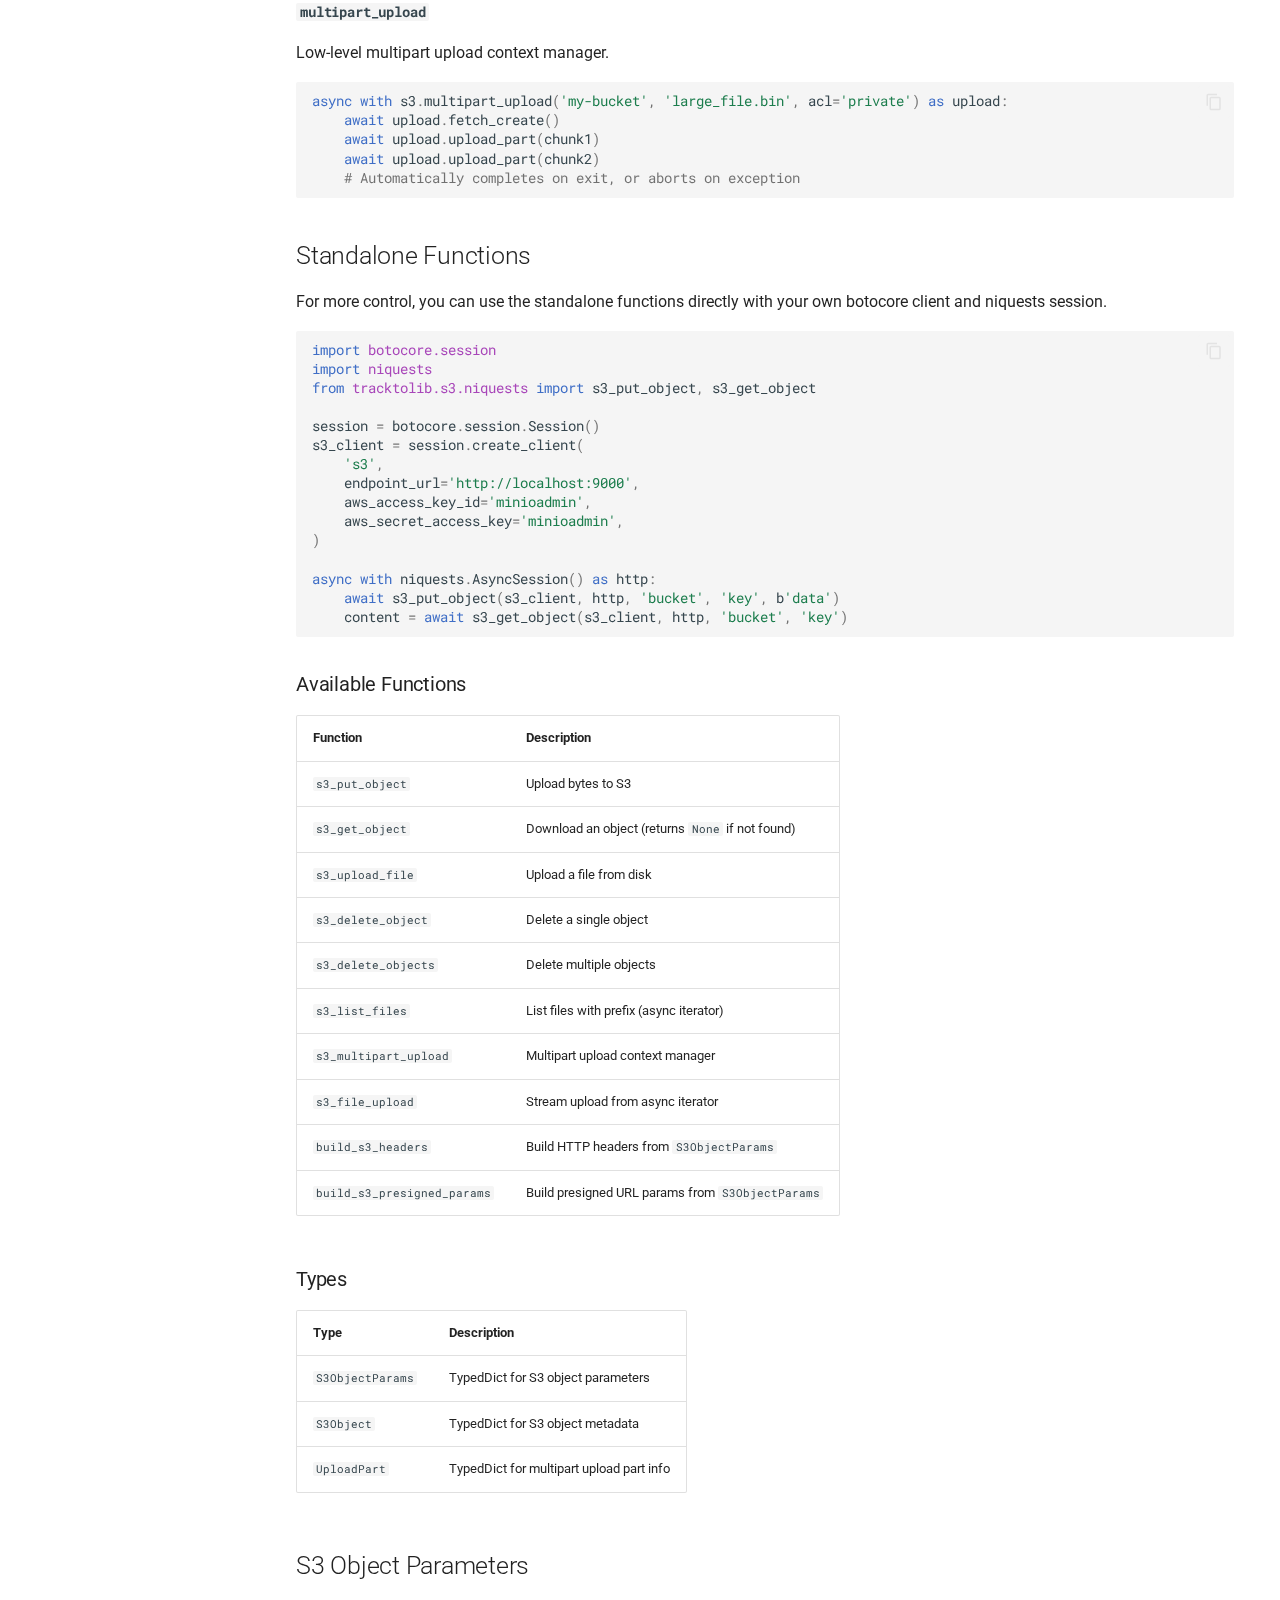
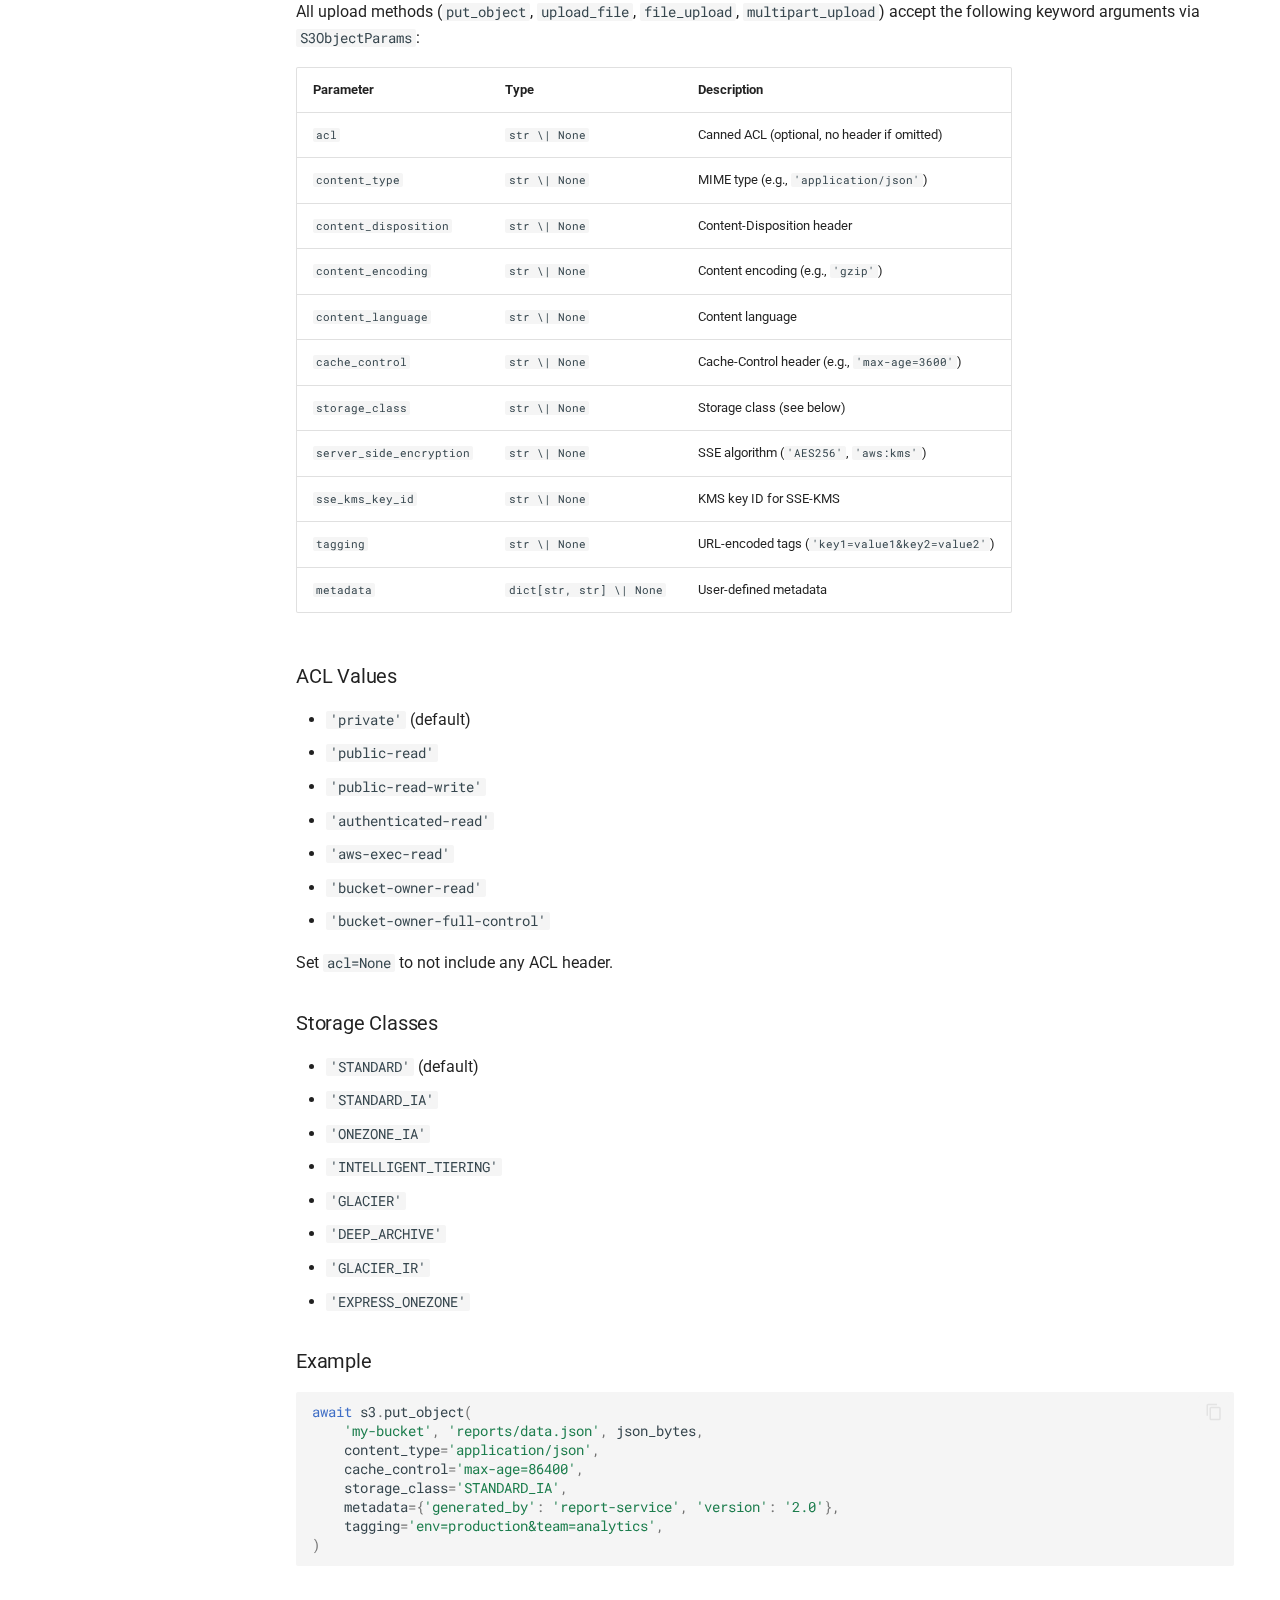
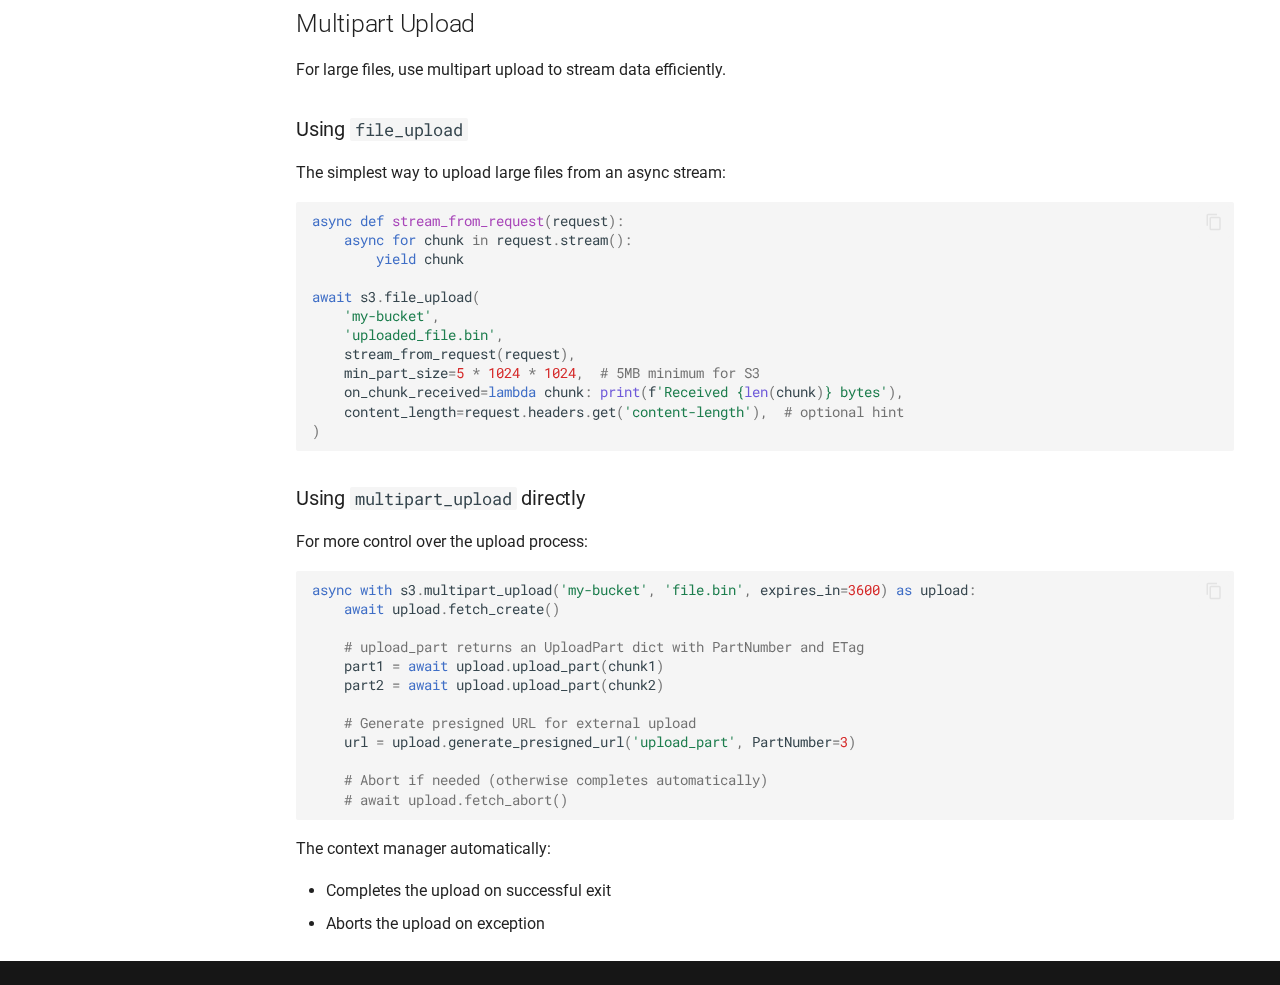
<file: modules/s3-niquests/index.html>
<!doctype html>
<html lang="en" class="no-js">
  <head>
    
      <meta charset="utf-8">
      <meta name="viewport" content="width=device-width,initial-scale=1">
      
        <meta name="description" content="Tracktor Swiss-knife Utility library for Python.">
      
      
        <meta name="author" content="Tracktor">
      
      
        <link rel="canonical" href="https://tracktor.github.io/tracktolib/modules/s3-niquests/">
      
      
        <link rel="prev" href="../s3-minio/">
      
      
        <link rel="next" href="../api/">
      
      
        
      
      
      <link rel="icon" href="../../assets/images/favicon.png">
      <meta name="generator" content="mkdocs-1.6.1, mkdocs-material-9.7.1">
    
    
      
        <title>S3 (Async) - Tracktolib</title>
      
    
    
      <link rel="stylesheet" href="../../assets/stylesheets/main.484c7ddc.min.css">
      
        
        <link rel="stylesheet" href="../../assets/stylesheets/palette.ab4e12ef.min.css">
      
      


    
    
      
    
    
      
        
        
        <link rel="preconnect" href="https://fonts.gstatic.com" crossorigin>
        <link rel="stylesheet" href="https://fonts.googleapis.com/css?family=Roboto:300,300i,400,400i,700,700i%7CRoboto+Mono:400,400i,700,700i&display=fallback">
        <style>:root{--md-text-font:"Roboto";--md-code-font:"Roboto Mono"}</style>
      
    
    
      <link rel="stylesheet" href="../../stylesheets/extra.css">
    
    <script>__md_scope=new URL("../..",location),__md_hash=e=>[...e].reduce(((e,_)=>(e<<5)-e+_.charCodeAt(0)),0),__md_get=(e,_=localStorage,t=__md_scope)=>JSON.parse(_.getItem(t.pathname+"."+e)),__md_set=(e,_,t=localStorage,a=__md_scope)=>{try{t.setItem(a.pathname+"."+e,JSON.stringify(_))}catch(e){}}</script>
    
      

    
    
  </head>
  
  
    
    
      
    
    
    
    
    <body dir="ltr" data-md-color-scheme="default" data-md-color-primary="custom" data-md-color-accent="teal">
  
    
    <input class="md-toggle" data-md-toggle="drawer" type="checkbox" id="__drawer" autocomplete="off">
    <input class="md-toggle" data-md-toggle="search" type="checkbox" id="__search" autocomplete="off">
    <label class="md-overlay" for="__drawer"></label>
    <div data-md-component="skip">
      
        
        <a href="#s3-async" class="md-skip">
          Skip to content
        </a>
      
    </div>
    <div data-md-component="announce">
      
    </div>
    
    
      

  

<header class="md-header md-header--shadow" data-md-component="header">
  <nav class="md-header__inner md-grid" aria-label="Header">
    <a href="../.." title="Tracktolib" class="md-header__button md-logo" aria-label="Tracktolib" data-md-component="logo">
      
  
  <svg xmlns="http://www.w3.org/2000/svg" viewBox="0 0 24 24"><path d="M12 8a3 3 0 0 0 3-3 3 3 0 0 0-3-3 3 3 0 0 0-3 3 3 3 0 0 0 3 3m0 3.54C9.64 9.35 6.5 8 3 8v11c3.5 0 6.64 1.35 9 3.54 2.36-2.19 5.5-3.54 9-3.54V8c-3.5 0-6.64 1.35-9 3.54"/></svg>

    </a>
    <label class="md-header__button md-icon" for="__drawer">
      
      <svg xmlns="http://www.w3.org/2000/svg" viewBox="0 0 24 24"><path d="M3 6h18v2H3zm0 5h18v2H3zm0 5h18v2H3z"/></svg>
    </label>
    <div class="md-header__title" data-md-component="header-title">
      <div class="md-header__ellipsis">
        <div class="md-header__topic">
          <span class="md-ellipsis">
            Tracktolib
          </span>
        </div>
        <div class="md-header__topic" data-md-component="header-topic">
          <span class="md-ellipsis">
            
              S3 (Async)
            
          </span>
        </div>
      </div>
    </div>
    
      
        <form class="md-header__option" data-md-component="palette">
  
    
    
    
    <input class="md-option" data-md-color-media="(prefers-color-scheme: light)" data-md-color-scheme="default" data-md-color-primary="custom" data-md-color-accent="teal"  aria-label="Switch to dark mode"  type="radio" name="__palette" id="__palette_0">
    
      <label class="md-header__button md-icon" title="Switch to dark mode" for="__palette_1" hidden>
        <svg xmlns="http://www.w3.org/2000/svg" viewBox="0 0 24 24"><path d="M12 8a4 4 0 0 0-4 4 4 4 0 0 0 4 4 4 4 0 0 0 4-4 4 4 0 0 0-4-4m0 10a6 6 0 0 1-6-6 6 6 0 0 1 6-6 6 6 0 0 1 6 6 6 6 0 0 1-6 6m8-9.31V4h-4.69L12 .69 8.69 4H4v4.69L.69 12 4 15.31V20h4.69L12 23.31 15.31 20H20v-4.69L23.31 12z"/></svg>
      </label>
    
  
    
    
    
    <input class="md-option" data-md-color-media="(prefers-color-scheme: dark)" data-md-color-scheme="slate" data-md-color-primary="custom" data-md-color-accent="teal"  aria-label="Switch to light mode"  type="radio" name="__palette" id="__palette_1">
    
      <label class="md-header__button md-icon" title="Switch to light mode" for="__palette_0" hidden>
        <svg xmlns="http://www.w3.org/2000/svg" viewBox="0 0 24 24"><path d="M12 18c-.89 0-1.74-.2-2.5-.55C11.56 16.5 13 14.42 13 12s-1.44-4.5-3.5-5.45C10.26 6.2 11.11 6 12 6a6 6 0 0 1 6 6 6 6 0 0 1-6 6m8-9.31V4h-4.69L12 .69 8.69 4H4v4.69L.69 12 4 15.31V20h4.69L12 23.31 15.31 20H20v-4.69L23.31 12z"/></svg>
      </label>
    
  
</form>
      
    
    
      <script>var palette=__md_get("__palette");if(palette&&palette.color){if("(prefers-color-scheme)"===palette.color.media){var media=matchMedia("(prefers-color-scheme: light)"),input=document.querySelector(media.matches?"[data-md-color-media='(prefers-color-scheme: light)']":"[data-md-color-media='(prefers-color-scheme: dark)']");palette.color.media=input.getAttribute("data-md-color-media"),palette.color.scheme=input.getAttribute("data-md-color-scheme"),palette.color.primary=input.getAttribute("data-md-color-primary"),palette.color.accent=input.getAttribute("data-md-color-accent")}for(var[key,value]of Object.entries(palette.color))document.body.setAttribute("data-md-color-"+key,value)}</script>
    
    
    
      
      
        <label class="md-header__button md-icon" for="__search">
          
          <svg xmlns="http://www.w3.org/2000/svg" viewBox="0 0 24 24"><path d="M9.5 3A6.5 6.5 0 0 1 16 9.5c0 1.61-.59 3.09-1.56 4.23l.27.27h.79l5 5-1.5 1.5-5-5v-.79l-.27-.27A6.52 6.52 0 0 1 9.5 16 6.5 6.5 0 0 1 3 9.5 6.5 6.5 0 0 1 9.5 3m0 2C7 5 5 7 5 9.5S7 14 9.5 14 14 12 14 9.5 12 5 9.5 5"/></svg>
        </label>
        <div class="md-search" data-md-component="search" role="dialog">
  <label class="md-search__overlay" for="__search"></label>
  <div class="md-search__inner" role="search">
    <form class="md-search__form" name="search">
      <input type="text" class="md-search__input" name="query" aria-label="Search" placeholder="Search" autocapitalize="off" autocorrect="off" autocomplete="off" spellcheck="false" data-md-component="search-query" required>
      <label class="md-search__icon md-icon" for="__search">
        
        <svg xmlns="http://www.w3.org/2000/svg" viewBox="0 0 24 24"><path d="M9.5 3A6.5 6.5 0 0 1 16 9.5c0 1.61-.59 3.09-1.56 4.23l.27.27h.79l5 5-1.5 1.5-5-5v-.79l-.27-.27A6.52 6.52 0 0 1 9.5 16 6.5 6.5 0 0 1 3 9.5 6.5 6.5 0 0 1 9.5 3m0 2C7 5 5 7 5 9.5S7 14 9.5 14 14 12 14 9.5 12 5 9.5 5"/></svg>
        
        <svg xmlns="http://www.w3.org/2000/svg" viewBox="0 0 24 24"><path d="M20 11v2H8l5.5 5.5-1.42 1.42L4.16 12l7.92-7.92L13.5 5.5 8 11z"/></svg>
      </label>
      <nav class="md-search__options" aria-label="Search">
        
        <button type="reset" class="md-search__icon md-icon" title="Clear" aria-label="Clear" tabindex="-1">
          
          <svg xmlns="http://www.w3.org/2000/svg" viewBox="0 0 24 24"><path d="M19 6.41 17.59 5 12 10.59 6.41 5 5 6.41 10.59 12 5 17.59 6.41 19 12 13.41 17.59 19 19 17.59 13.41 12z"/></svg>
        </button>
      </nav>
      
        <div class="md-search__suggest" data-md-component="search-suggest"></div>
      
    </form>
    <div class="md-search__output">
      <div class="md-search__scrollwrap" tabindex="0" data-md-scrollfix>
        <div class="md-search-result" data-md-component="search-result">
          <div class="md-search-result__meta">
            Initializing search
          </div>
          <ol class="md-search-result__list" role="presentation"></ol>
        </div>
      </div>
    </div>
  </div>
</div>
      
    
    
      <div class="md-header__source">
        <a href="https://github.com/Tracktor/tracktolib" title="Go to repository" class="md-source" data-md-component="source">
  <div class="md-source__icon md-icon">
    
    <svg xmlns="http://www.w3.org/2000/svg" viewBox="0 0 448 512"><!--! Font Awesome Free 7.1.0 by @fontawesome - https://fontawesome.com License - https://fontawesome.com/license/free (Icons: CC BY 4.0, Fonts: SIL OFL 1.1, Code: MIT License) Copyright 2025 Fonticons, Inc.--><path d="M439.6 236.1 244 40.5c-5.4-5.5-12.8-8.5-20.4-8.5s-15 3-20.4 8.4L162.5 81l51.5 51.5c27.1-9.1 52.7 16.8 43.4 43.7l49.7 49.7c34.2-11.8 61.2 31 35.5 56.7-26.5 26.5-70.2-2.9-56-37.3L240.3 199v121.9c25.3 12.5 22.3 41.8 9.1 55-6.4 6.4-15.2 10.1-24.3 10.1s-17.8-3.6-24.3-10.1c-17.6-17.6-11.1-46.9 11.2-56v-123c-20.8-8.5-24.6-30.7-18.6-45L142.6 101 8.5 235.1C3 240.6 0 247.9 0 255.5s3 15 8.5 20.4l195.6 195.7c5.4 5.4 12.7 8.4 20.4 8.4s15-3 20.4-8.4l194.7-194.7c5.4-5.4 8.4-12.8 8.4-20.4s-3-15-8.4-20.4"/></svg>
  </div>
  <div class="md-source__repository">
    Tracktor/tracktolib
  </div>
</a>
      </div>
    
  </nav>
  
</header>
    
    <div class="md-container" data-md-component="container">
      
      
        
          
        
      
      <main class="md-main" data-md-component="main">
        <div class="md-main__inner md-grid">
          
            
              
              <div class="md-sidebar md-sidebar--primary" data-md-component="sidebar" data-md-type="navigation" >
                <div class="md-sidebar__scrollwrap">
                  <div class="md-sidebar__inner">
                    



  

<nav class="md-nav md-nav--primary md-nav--integrated" aria-label="Navigation" data-md-level="0">
  <label class="md-nav__title" for="__drawer">
    <a href="../.." title="Tracktolib" class="md-nav__button md-logo" aria-label="Tracktolib" data-md-component="logo">
      
  
  <svg xmlns="http://www.w3.org/2000/svg" viewBox="0 0 24 24"><path d="M12 8a3 3 0 0 0 3-3 3 3 0 0 0-3-3 3 3 0 0 0-3 3 3 3 0 0 0 3 3m0 3.54C9.64 9.35 6.5 8 3 8v11c3.5 0 6.64 1.35 9 3.54 2.36-2.19 5.5-3.54 9-3.54V8c-3.5 0-6.64 1.35-9 3.54"/></svg>

    </a>
    Tracktolib
  </label>
  
    <div class="md-nav__source">
      <a href="https://github.com/Tracktor/tracktolib" title="Go to repository" class="md-source" data-md-component="source">
  <div class="md-source__icon md-icon">
    
    <svg xmlns="http://www.w3.org/2000/svg" viewBox="0 0 448 512"><!--! Font Awesome Free 7.1.0 by @fontawesome - https://fontawesome.com License - https://fontawesome.com/license/free (Icons: CC BY 4.0, Fonts: SIL OFL 1.1, Code: MIT License) Copyright 2025 Fonticons, Inc.--><path d="M439.6 236.1 244 40.5c-5.4-5.5-12.8-8.5-20.4-8.5s-15 3-20.4 8.4L162.5 81l51.5 51.5c27.1-9.1 52.7 16.8 43.4 43.7l49.7 49.7c34.2-11.8 61.2 31 35.5 56.7-26.5 26.5-70.2-2.9-56-37.3L240.3 199v121.9c25.3 12.5 22.3 41.8 9.1 55-6.4 6.4-15.2 10.1-24.3 10.1s-17.8-3.6-24.3-10.1c-17.6-17.6-11.1-46.9 11.2-56v-123c-20.8-8.5-24.6-30.7-18.6-45L142.6 101 8.5 235.1C3 240.6 0 247.9 0 255.5s3 15 8.5 20.4l195.6 195.7c5.4 5.4 12.7 8.4 20.4 8.4s15-3 20.4-8.4l194.7-194.7c5.4-5.4 8.4-12.8 8.4-20.4s-3-15-8.4-20.4"/></svg>
  </div>
  <div class="md-source__repository">
    Tracktor/tracktolib
  </div>
</a>
    </div>
  
  <ul class="md-nav__list" data-md-scrollfix>
    
      
      
  
  
  
  
    <li class="md-nav__item">
      <a href="../.." class="md-nav__link">
        
  
  
  <span class="md-ellipsis">
    
  
    Introduction
  

    
  </span>
  
  

      </a>
    </li>
  

    
      
      
  
  
    
  
  
  
    
    
    
    
      
        
        
      
    
    
    <li class="md-nav__item md-nav__item--active md-nav__item--section md-nav__item--nested">
      
        
        
        <input class="md-nav__toggle md-toggle " type="checkbox" id="__nav_2" checked>
        
          
          <label class="md-nav__link" for="__nav_2" id="__nav_2_label" tabindex="">
            
  
  
  <span class="md-ellipsis">
    
  
    Modules
  

    
  </span>
  
  

            <span class="md-nav__icon md-icon"></span>
          </label>
        
        <nav class="md-nav" data-md-level="1" aria-labelledby="__nav_2_label" aria-expanded="true">
          <label class="md-nav__title" for="__nav_2">
            <span class="md-nav__icon md-icon"></span>
            
  
    Modules
  

          </label>
          <ul class="md-nav__list" data-md-scrollfix>
            
              
                
  
  
  
  
    <li class="md-nav__item">
      <a href="../" class="md-nav__link">
        
  
  
  <span class="md-ellipsis">
    
  
    Overview
  

    
  </span>
  
  

      </a>
    </li>
  

              
            
              
                
  
  
  
  
    <li class="md-nav__item">
      <a href="../logs/" class="md-nav__link">
        
  
  
  <span class="md-ellipsis">
    
  
    Logs
  

    
  </span>
  
  

      </a>
    </li>
  

              
            
              
                
  
  
  
  
    <li class="md-nav__item">
      <a href="../pg/" class="md-nav__link">
        
  
  
  <span class="md-ellipsis">
    
  
    PostgreSQL (Async)
  

    
  </span>
  
  

      </a>
    </li>
  

              
            
              
                
  
  
  
  
    <li class="md-nav__item">
      <a href="../pg-sync/" class="md-nav__link">
        
  
  
  <span class="md-ellipsis">
    
  
    PostgreSQL (Sync)
  

    
  </span>
  
  

      </a>
    </li>
  

              
            
              
                
  
  
  
  
    <li class="md-nav__item">
      <a href="../s3/" class="md-nav__link">
        
  
  
  <span class="md-ellipsis">
    
  
    S3 (Async)
  

    
  </span>
  
  

      </a>
    </li>
  

              
            
              
                
  
  
  
  
    <li class="md-nav__item">
      <a href="../s3-minio/" class="md-nav__link">
        
  
  
  <span class="md-ellipsis">
    
  
    S3 (MinIO)
  

    
  </span>
  
  

      </a>
    </li>
  

              
            
              
                
  
  
    
  
  
  
    <li class="md-nav__item md-nav__item--active">
      
      <input class="md-nav__toggle md-toggle" type="checkbox" id="__toc">
      
      
        
      
      
        <label class="md-nav__link md-nav__link--active" for="__toc">
          
  
  
  <span class="md-ellipsis">
    
  
    S3 (Niquests)
  

    
  </span>
  
  

          <span class="md-nav__icon md-icon"></span>
        </label>
      
      <a href="./" class="md-nav__link md-nav__link--active">
        
  
  
  <span class="md-ellipsis">
    
  
    S3 (Niquests)
  

    
  </span>
  
  

      </a>
      
        

<nav class="md-nav md-nav--secondary" aria-label="Table of contents">
  
  
  
    
  
  
    <label class="md-nav__title" for="__toc">
      <span class="md-nav__icon md-icon"></span>
      Table of contents
    </label>
    <ul class="md-nav__list" data-md-component="toc" data-md-scrollfix>
      
        <li class="md-nav__item">
  <a href="#installation" class="md-nav__link">
    <span class="md-ellipsis">
      
        Installation
      
    </span>
  </a>
  
</li>
      
        <li class="md-nav__item">
  <a href="#dependencies" class="md-nav__link">
    <span class="md-ellipsis">
      
        Dependencies
      
    </span>
  </a>
  
</li>
      
        <li class="md-nav__item">
  <a href="#overview" class="md-nav__link">
    <span class="md-ellipsis">
      
        Overview
      
    </span>
  </a>
  
</li>
      
        <li class="md-nav__item">
  <a href="#s3session" class="md-nav__link">
    <span class="md-ellipsis">
      
        S3Session
      
    </span>
  </a>
  
    <nav class="md-nav" aria-label="S3Session">
      <ul class="md-nav__list">
        
          <li class="md-nav__item">
  <a href="#methods" class="md-nav__link">
    <span class="md-ellipsis">
      
        Methods
      
    </span>
  </a>
  
    <nav class="md-nav" aria-label="Methods">
      <ul class="md-nav__list">
        
          <li class="md-nav__item">
  <a href="#put_object" class="md-nav__link">
    <span class="md-ellipsis">
      
        put_object
      
    </span>
  </a>
  
</li>
        
          <li class="md-nav__item">
  <a href="#get_object" class="md-nav__link">
    <span class="md-ellipsis">
      
        get_object
      
    </span>
  </a>
  
</li>
        
          <li class="md-nav__item">
  <a href="#upload_file" class="md-nav__link">
    <span class="md-ellipsis">
      
        upload_file
      
    </span>
  </a>
  
</li>
        
          <li class="md-nav__item">
  <a href="#delete_object" class="md-nav__link">
    <span class="md-ellipsis">
      
        delete_object
      
    </span>
  </a>
  
</li>
        
          <li class="md-nav__item">
  <a href="#delete_objects" class="md-nav__link">
    <span class="md-ellipsis">
      
        delete_objects
      
    </span>
  </a>
  
</li>
        
          <li class="md-nav__item">
  <a href="#list_files" class="md-nav__link">
    <span class="md-ellipsis">
      
        list_files
      
    </span>
  </a>
  
</li>
        
          <li class="md-nav__item">
  <a href="#file_upload" class="md-nav__link">
    <span class="md-ellipsis">
      
        file_upload
      
    </span>
  </a>
  
</li>
        
          <li class="md-nav__item">
  <a href="#multipart_upload" class="md-nav__link">
    <span class="md-ellipsis">
      
        multipart_upload
      
    </span>
  </a>
  
</li>
        
      </ul>
    </nav>
  
</li>
        
      </ul>
    </nav>
  
</li>
      
        <li class="md-nav__item">
  <a href="#standalone-functions" class="md-nav__link">
    <span class="md-ellipsis">
      
        Standalone Functions
      
    </span>
  </a>
  
    <nav class="md-nav" aria-label="Standalone Functions">
      <ul class="md-nav__list">
        
          <li class="md-nav__item">
  <a href="#available-functions" class="md-nav__link">
    <span class="md-ellipsis">
      
        Available Functions
      
    </span>
  </a>
  
</li>
        
          <li class="md-nav__item">
  <a href="#types" class="md-nav__link">
    <span class="md-ellipsis">
      
        Types
      
    </span>
  </a>
  
</li>
        
      </ul>
    </nav>
  
</li>
      
        <li class="md-nav__item">
  <a href="#s3-object-parameters" class="md-nav__link">
    <span class="md-ellipsis">
      
        S3 Object Parameters
      
    </span>
  </a>
  
    <nav class="md-nav" aria-label="S3 Object Parameters">
      <ul class="md-nav__list">
        
          <li class="md-nav__item">
  <a href="#acl-values" class="md-nav__link">
    <span class="md-ellipsis">
      
        ACL Values
      
    </span>
  </a>
  
</li>
        
          <li class="md-nav__item">
  <a href="#storage-classes" class="md-nav__link">
    <span class="md-ellipsis">
      
        Storage Classes
      
    </span>
  </a>
  
</li>
        
          <li class="md-nav__item">
  <a href="#example" class="md-nav__link">
    <span class="md-ellipsis">
      
        Example
      
    </span>
  </a>
  
</li>
        
      </ul>
    </nav>
  
</li>
      
        <li class="md-nav__item">
  <a href="#multipart-upload" class="md-nav__link">
    <span class="md-ellipsis">
      
        Multipart Upload
      
    </span>
  </a>
  
    <nav class="md-nav" aria-label="Multipart Upload">
      <ul class="md-nav__list">
        
          <li class="md-nav__item">
  <a href="#using-file_upload" class="md-nav__link">
    <span class="md-ellipsis">
      
        Using file_upload
      
    </span>
  </a>
  
</li>
        
          <li class="md-nav__item">
  <a href="#using-multipart_upload-directly" class="md-nav__link">
    <span class="md-ellipsis">
      
        Using multipart_upload directly
      
    </span>
  </a>
  
</li>
        
      </ul>
    </nav>
  
</li>
      
    </ul>
  
</nav>
      
    </li>
  

              
            
              
                
  
  
  
  
    <li class="md-nav__item">
      <a href="../api/" class="md-nav__link">
        
  
  
  <span class="md-ellipsis">
    
  
    API (FastAPI)
  

    
  </span>
  
  

      </a>
    </li>
  

              
            
              
                
  
  
  
  
    <li class="md-nav__item">
      <a href="../http/" class="md-nav__link">
        
  
  
  <span class="md-ellipsis">
    
  
    HTTP (Deprecated)
  

    
  </span>
  
  

      </a>
    </li>
  

              
            
              
                
  
  
  
  
    <li class="md-nav__item">
      <a href="../notion/" class="md-nav__link">
        
  
  
  <span class="md-ellipsis">
    
  
    Notion
  

    
  </span>
  
  

      </a>
    </li>
  

              
            
              
                
  
  
  
  
    <li class="md-nav__item">
      <a href="../tests/" class="md-nav__link">
        
  
  
  <span class="md-ellipsis">
    
  
    Tests
  

    
  </span>
  
  

      </a>
    </li>
  

              
            
          </ul>
        </nav>
      
    </li>
  

    
  </ul>
</nav>
                  </div>
                </div>
              </div>
            
            
          
          
            <div class="md-content" data-md-component="content">
              
              <article class="md-content__inner md-typeset">
                
                  


  
  


<h1 id="s3-async">S3 (Async)</h1>
<p>Async S3 helpers using <a href="https://github.com/jawah/niquests">niquests</a> and <a href="https://github.com/boto/botocore">botocore</a>.</p>
<h2 id="installation">Installation</h2>
<div class="highlight"><pre><span></span><code><a id="__codelineno-0-1" name="__codelineno-0-1" href="#__codelineno-0-1"></a>uv<span class="w"> </span>add<span class="w"> </span>tracktolib<span class="o">[</span>s3-niquests<span class="o">]</span>
</code></pre></div>
<h2 id="dependencies">Dependencies</h2>
<ul>
<li><a href="https://github.com/jawah/niquests">niquests</a> - HTTP/3 capable requests replacement</li>
<li><a href="https://github.com/boto/botocore">botocore</a> - AWS SDK core (for presigned URLs generation)</li>
</ul>
<h2 id="overview">Overview</h2>
<p>This module provides async S3 functionality using <code>niquests</code> as the HTTP backend. All S3 operations use presigned URLs, making it compatible with any S3-compatible storage (AWS S3, MinIO, etc.).</p>
<p>Key features:</p>
<ul>
<li>Async context manager for session management</li>
<li>Presigned URL-based operations</li>
<li>Multipart upload support for large files</li>
<li>Streaming upload from async iterators</li>
</ul>
<h2 id="s3session">S3Session</h2>
<p>The recommended way to interact with S3 is through the <code>S3Session</code> class, which manages both the botocore client and niquests async session.</p>
<div class="highlight"><pre><span></span><code><a id="__codelineno-1-1" name="__codelineno-1-1" href="#__codelineno-1-1"></a><span class="kn">from</span><span class="w"> </span><span class="nn">tracktolib.s3.niquests</span><span class="w"> </span><span class="kn">import</span> <span class="n">S3Session</span>
<a id="__codelineno-1-2" name="__codelineno-1-2" href="#__codelineno-1-2"></a>
<a id="__codelineno-1-3" name="__codelineno-1-3" href="#__codelineno-1-3"></a><span class="k">async</span> <span class="k">with</span> <span class="n">S3Session</span><span class="p">(</span>
<a id="__codelineno-1-4" name="__codelineno-1-4" href="#__codelineno-1-4"></a>    <span class="n">endpoint_url</span><span class="o">=</span><span class="s1">&#39;http://localhost:9000&#39;</span><span class="p">,</span>
<a id="__codelineno-1-5" name="__codelineno-1-5" href="#__codelineno-1-5"></a>    <span class="n">access_key</span><span class="o">=</span><span class="s1">&#39;minioadmin&#39;</span><span class="p">,</span>
<a id="__codelineno-1-6" name="__codelineno-1-6" href="#__codelineno-1-6"></a>    <span class="n">secret_key</span><span class="o">=</span><span class="s1">&#39;minioadmin&#39;</span><span class="p">,</span>
<a id="__codelineno-1-7" name="__codelineno-1-7" href="#__codelineno-1-7"></a>    <span class="n">region</span><span class="o">=</span><span class="s1">&#39;us-east-1&#39;</span><span class="p">,</span>
<a id="__codelineno-1-8" name="__codelineno-1-8" href="#__codelineno-1-8"></a><span class="p">)</span> <span class="k">as</span> <span class="n">s3</span><span class="p">:</span>
<a id="__codelineno-1-9" name="__codelineno-1-9" href="#__codelineno-1-9"></a>    <span class="c1"># Upload an object</span>
<a id="__codelineno-1-10" name="__codelineno-1-10" href="#__codelineno-1-10"></a>    <span class="k">await</span> <span class="n">s3</span><span class="o">.</span><span class="n">put_object</span><span class="p">(</span><span class="s1">&#39;my-bucket&#39;</span><span class="p">,</span> <span class="s1">&#39;path/to/file.txt&#39;</span><span class="p">,</span> <span class="sa">b</span><span class="s1">&#39;Hello, World!&#39;</span><span class="p">)</span>
<a id="__codelineno-1-11" name="__codelineno-1-11" href="#__codelineno-1-11"></a>
<a id="__codelineno-1-12" name="__codelineno-1-12" href="#__codelineno-1-12"></a>    <span class="c1"># Download an object</span>
<a id="__codelineno-1-13" name="__codelineno-1-13" href="#__codelineno-1-13"></a>    <span class="n">content</span> <span class="o">=</span> <span class="k">await</span> <span class="n">s3</span><span class="o">.</span><span class="n">get_object</span><span class="p">(</span><span class="s1">&#39;my-bucket&#39;</span><span class="p">,</span> <span class="s1">&#39;path/to/file.txt&#39;</span><span class="p">)</span>
<a id="__codelineno-1-14" name="__codelineno-1-14" href="#__codelineno-1-14"></a>
<a id="__codelineno-1-15" name="__codelineno-1-15" href="#__codelineno-1-15"></a>    <span class="c1"># Delete an object</span>
<a id="__codelineno-1-16" name="__codelineno-1-16" href="#__codelineno-1-16"></a>    <span class="k">await</span> <span class="n">s3</span><span class="o">.</span><span class="n">delete_object</span><span class="p">(</span><span class="s1">&#39;my-bucket&#39;</span><span class="p">,</span> <span class="s1">&#39;path/to/file.txt&#39;</span><span class="p">)</span>
</code></pre></div>
<h3 id="methods">Methods</h3>
<p>All upload methods accept <code>S3ObjectParams</code> as keyword arguments. See <a href="#s3-object-parameters">S3 Object Parameters</a> for the full list.</p>
<h4 id="put_object"><code>put_object</code></h4>
<p>Upload bytes to S3.</p>
<div class="highlight"><pre><span></span><code><a id="__codelineno-2-1" name="__codelineno-2-1" href="#__codelineno-2-1"></a><span class="c1"># Basic upload</span>
<a id="__codelineno-2-2" name="__codelineno-2-2" href="#__codelineno-2-2"></a><span class="k">await</span> <span class="n">s3</span><span class="o">.</span><span class="n">put_object</span><span class="p">(</span><span class="s1">&#39;my-bucket&#39;</span><span class="p">,</span> <span class="s1">&#39;file.txt&#39;</span><span class="p">,</span> <span class="sa">b</span><span class="s1">&#39;content&#39;</span><span class="p">)</span>
<a id="__codelineno-2-3" name="__codelineno-2-3" href="#__codelineno-2-3"></a>
<a id="__codelineno-2-4" name="__codelineno-2-4" href="#__codelineno-2-4"></a><span class="c1"># With parameters</span>
<a id="__codelineno-2-5" name="__codelineno-2-5" href="#__codelineno-2-5"></a><span class="k">await</span> <span class="n">s3</span><span class="o">.</span><span class="n">put_object</span><span class="p">(</span>
<a id="__codelineno-2-6" name="__codelineno-2-6" href="#__codelineno-2-6"></a>    <span class="s1">&#39;my-bucket&#39;</span><span class="p">,</span> <span class="s1">&#39;data.json&#39;</span><span class="p">,</span> <span class="sa">b</span><span class="s1">&#39;{&quot;key&quot;: &quot;value&quot;}&#39;</span><span class="p">,</span>
<a id="__codelineno-2-7" name="__codelineno-2-7" href="#__codelineno-2-7"></a>    <span class="n">acl</span><span class="o">=</span><span class="s1">&#39;private&#39;</span><span class="p">,</span>
<a id="__codelineno-2-8" name="__codelineno-2-8" href="#__codelineno-2-8"></a>    <span class="n">content_type</span><span class="o">=</span><span class="s1">&#39;application/json&#39;</span><span class="p">,</span>
<a id="__codelineno-2-9" name="__codelineno-2-9" href="#__codelineno-2-9"></a>    <span class="n">cache_control</span><span class="o">=</span><span class="s1">&#39;max-age=3600&#39;</span><span class="p">,</span>
<a id="__codelineno-2-10" name="__codelineno-2-10" href="#__codelineno-2-10"></a>    <span class="n">metadata</span><span class="o">=</span><span class="p">{</span><span class="s1">&#39;author&#39;</span><span class="p">:</span> <span class="s1">&#39;me&#39;</span><span class="p">,</span> <span class="s1">&#39;version&#39;</span><span class="p">:</span> <span class="s1">&#39;1.0&#39;</span><span class="p">},</span>
<a id="__codelineno-2-11" name="__codelineno-2-11" href="#__codelineno-2-11"></a><span class="p">)</span>
</code></pre></div>
<h4 id="get_object"><code>get_object</code></h4>
<p>Download an object. Returns <code>None</code> if not found.</p>
<div class="highlight"><pre><span></span><code><a id="__codelineno-3-1" name="__codelineno-3-1" href="#__codelineno-3-1"></a><span class="n">content</span> <span class="o">=</span> <span class="k">await</span> <span class="n">s3</span><span class="o">.</span><span class="n">get_object</span><span class="p">(</span><span class="s1">&#39;my-bucket&#39;</span><span class="p">,</span> <span class="s1">&#39;file.txt&#39;</span><span class="p">)</span>
<a id="__codelineno-3-2" name="__codelineno-3-2" href="#__codelineno-3-2"></a><span class="k">if</span> <span class="n">content</span> <span class="ow">is</span> <span class="kc">None</span><span class="p">:</span>
<a id="__codelineno-3-3" name="__codelineno-3-3" href="#__codelineno-3-3"></a>    <span class="nb">print</span><span class="p">(</span><span class="s1">&#39;File not found&#39;</span><span class="p">)</span>
</code></pre></div>
<h4 id="upload_file"><code>upload_file</code></h4>
<p>Upload a file from disk.</p>
<div class="highlight"><pre><span></span><code><a id="__codelineno-4-1" name="__codelineno-4-1" href="#__codelineno-4-1"></a><span class="kn">from</span><span class="w"> </span><span class="nn">pathlib</span><span class="w"> </span><span class="kn">import</span> <span class="n">Path</span>
<a id="__codelineno-4-2" name="__codelineno-4-2" href="#__codelineno-4-2"></a>
<a id="__codelineno-4-3" name="__codelineno-4-3" href="#__codelineno-4-3"></a><span class="k">await</span> <span class="n">s3</span><span class="o">.</span><span class="n">upload_file</span><span class="p">(</span><span class="s1">&#39;my-bucket&#39;</span><span class="p">,</span> <span class="n">Path</span><span class="p">(</span><span class="s1">&#39;local.txt&#39;</span><span class="p">),</span> <span class="s1">&#39;remote/path.txt&#39;</span><span class="p">)</span>
<a id="__codelineno-4-4" name="__codelineno-4-4" href="#__codelineno-4-4"></a>
<a id="__codelineno-4-5" name="__codelineno-4-5" href="#__codelineno-4-5"></a><span class="c1"># With content type</span>
<a id="__codelineno-4-6" name="__codelineno-4-6" href="#__codelineno-4-6"></a><span class="k">await</span> <span class="n">s3</span><span class="o">.</span><span class="n">upload_file</span><span class="p">(</span>
<a id="__codelineno-4-7" name="__codelineno-4-7" href="#__codelineno-4-7"></a>    <span class="s1">&#39;my-bucket&#39;</span><span class="p">,</span> <span class="n">Path</span><span class="p">(</span><span class="s1">&#39;image.png&#39;</span><span class="p">),</span> <span class="s1">&#39;images/photo.png&#39;</span><span class="p">,</span>
<a id="__codelineno-4-8" name="__codelineno-4-8" href="#__codelineno-4-8"></a>    <span class="n">content_type</span><span class="o">=</span><span class="s1">&#39;image/png&#39;</span><span class="p">,</span>
<a id="__codelineno-4-9" name="__codelineno-4-9" href="#__codelineno-4-9"></a>    <span class="n">cache_control</span><span class="o">=</span><span class="s1">&#39;max-age=86400&#39;</span><span class="p">,</span>
<a id="__codelineno-4-10" name="__codelineno-4-10" href="#__codelineno-4-10"></a><span class="p">)</span>
</code></pre></div>
<h4 id="delete_object"><code>delete_object</code></h4>
<p>Delete a single object.</p>
<div class="highlight"><pre><span></span><code><a id="__codelineno-5-1" name="__codelineno-5-1" href="#__codelineno-5-1"></a><span class="k">await</span> <span class="n">s3</span><span class="o">.</span><span class="n">delete_object</span><span class="p">(</span><span class="s1">&#39;my-bucket&#39;</span><span class="p">,</span> <span class="s1">&#39;file.txt&#39;</span><span class="p">)</span>
</code></pre></div>
<h4 id="delete_objects"><code>delete_objects</code></h4>
<p>Delete multiple objects.</p>
<div class="highlight"><pre><span></span><code><a id="__codelineno-6-1" name="__codelineno-6-1" href="#__codelineno-6-1"></a><span class="k">await</span> <span class="n">s3</span><span class="o">.</span><span class="n">delete_objects</span><span class="p">(</span><span class="s1">&#39;my-bucket&#39;</span><span class="p">,</span> <span class="p">[</span><span class="s1">&#39;file1.txt&#39;</span><span class="p">,</span> <span class="s1">&#39;file2.txt&#39;</span><span class="p">])</span>
</code></pre></div>
<h4 id="list_files"><code>list_files</code></h4>
<p>List files with a given prefix. Returns an async iterator.</p>
<div class="highlight"><pre><span></span><code><a id="__codelineno-7-1" name="__codelineno-7-1" href="#__codelineno-7-1"></a><span class="k">async</span> <span class="k">for</span> <span class="n">f</span> <span class="ow">in</span> <span class="n">s3</span><span class="o">.</span><span class="n">list_files</span><span class="p">(</span><span class="s1">&#39;my-bucket&#39;</span><span class="p">,</span> <span class="s1">&#39;uploads/&#39;</span><span class="p">):</span>
<a id="__codelineno-7-2" name="__codelineno-7-2" href="#__codelineno-7-2"></a>    <span class="nb">print</span><span class="p">(</span><span class="n">f</span><span class="p">[</span><span class="s1">&#39;Key&#39;</span><span class="p">],</span> <span class="n">f</span><span class="p">[</span><span class="s1">&#39;Size&#39;</span><span class="p">])</span>
<a id="__codelineno-7-3" name="__codelineno-7-3" href="#__codelineno-7-3"></a>
<a id="__codelineno-7-4" name="__codelineno-7-4" href="#__codelineno-7-4"></a><span class="c1"># With pagination</span>
<a id="__codelineno-7-5" name="__codelineno-7-5" href="#__codelineno-7-5"></a><span class="k">async</span> <span class="k">for</span> <span class="n">f</span> <span class="ow">in</span> <span class="n">s3</span><span class="o">.</span><span class="n">list_files</span><span class="p">(</span><span class="s1">&#39;my-bucket&#39;</span><span class="p">,</span> <span class="s1">&#39;uploads/&#39;</span><span class="p">,</span> <span class="n">max_items</span><span class="o">=</span><span class="mi">100</span><span class="p">,</span> <span class="n">page_size</span><span class="o">=</span><span class="mi">50</span><span class="p">):</span>
<a id="__codelineno-7-6" name="__codelineno-7-6" href="#__codelineno-7-6"></a>    <span class="nb">print</span><span class="p">(</span><span class="n">f</span><span class="p">[</span><span class="s1">&#39;Key&#39;</span><span class="p">])</span>
<a id="__codelineno-7-7" name="__codelineno-7-7" href="#__codelineno-7-7"></a>
<a id="__codelineno-7-8" name="__codelineno-7-8" href="#__codelineno-7-8"></a><span class="c1"># With JMESPath filter (files larger than 100 bytes)</span>
<a id="__codelineno-7-9" name="__codelineno-7-9" href="#__codelineno-7-9"></a><span class="k">async</span> <span class="k">for</span> <span class="n">f</span> <span class="ow">in</span> <span class="n">s3</span><span class="o">.</span><span class="n">list_files</span><span class="p">(</span><span class="s1">&#39;my-bucket&#39;</span><span class="p">,</span> <span class="s1">&#39;uploads/&#39;</span><span class="p">,</span> <span class="n">search_query</span><span class="o">=</span><span class="s2">&quot;Contents[?Size &gt; `100`][]&quot;</span><span class="p">):</span>
<a id="__codelineno-7-10" name="__codelineno-7-10" href="#__codelineno-7-10"></a>    <span class="nb">print</span><span class="p">(</span><span class="n">f</span><span class="p">[</span><span class="s1">&#39;Key&#39;</span><span class="p">],</span> <span class="n">f</span><span class="p">[</span><span class="s1">&#39;Size&#39;</span><span class="p">])</span>
</code></pre></div>
<h4 id="file_upload"><code>file_upload</code></h4>
<p>Stream upload from an async iterator. Automatically uses multipart upload for large files.</p>
<div class="highlight"><pre><span></span><code><a id="__codelineno-8-1" name="__codelineno-8-1" href="#__codelineno-8-1"></a><span class="k">async</span> <span class="k">def</span><span class="w"> </span><span class="nf">read_chunks</span><span class="p">():</span>
<a id="__codelineno-8-2" name="__codelineno-8-2" href="#__codelineno-8-2"></a>    <span class="k">with</span> <span class="nb">open</span><span class="p">(</span><span class="s1">&#39;large_file.bin&#39;</span><span class="p">,</span> <span class="s1">&#39;rb&#39;</span><span class="p">)</span> <span class="k">as</span> <span class="n">f</span><span class="p">:</span>
<a id="__codelineno-8-3" name="__codelineno-8-3" href="#__codelineno-8-3"></a>        <span class="k">while</span> <span class="n">chunk</span> <span class="o">:=</span> <span class="n">f</span><span class="o">.</span><span class="n">read</span><span class="p">(</span><span class="mi">1024</span> <span class="o">*</span> <span class="mi">1024</span><span class="p">):</span>
<a id="__codelineno-8-4" name="__codelineno-8-4" href="#__codelineno-8-4"></a>            <span class="k">yield</span> <span class="n">chunk</span>
<a id="__codelineno-8-5" name="__codelineno-8-5" href="#__codelineno-8-5"></a>
<a id="__codelineno-8-6" name="__codelineno-8-6" href="#__codelineno-8-6"></a><span class="k">await</span> <span class="n">s3</span><span class="o">.</span><span class="n">file_upload</span><span class="p">(</span><span class="s1">&#39;my-bucket&#39;</span><span class="p">,</span> <span class="s1">&#39;large_file.bin&#39;</span><span class="p">,</span> <span class="n">read_chunks</span><span class="p">())</span>
<a id="__codelineno-8-7" name="__codelineno-8-7" href="#__codelineno-8-7"></a>
<a id="__codelineno-8-8" name="__codelineno-8-8" href="#__codelineno-8-8"></a><span class="c1"># With parameters</span>
<a id="__codelineno-8-9" name="__codelineno-8-9" href="#__codelineno-8-9"></a><span class="k">await</span> <span class="n">s3</span><span class="o">.</span><span class="n">file_upload</span><span class="p">(</span>
<a id="__codelineno-8-10" name="__codelineno-8-10" href="#__codelineno-8-10"></a>    <span class="s1">&#39;my-bucket&#39;</span><span class="p">,</span> <span class="s1">&#39;video.mp4&#39;</span><span class="p">,</span> <span class="n">read_chunks</span><span class="p">(),</span>
<a id="__codelineno-8-11" name="__codelineno-8-11" href="#__codelineno-8-11"></a>    <span class="n">content_type</span><span class="o">=</span><span class="s1">&#39;video/mp4&#39;</span><span class="p">,</span>
<a id="__codelineno-8-12" name="__codelineno-8-12" href="#__codelineno-8-12"></a>    <span class="n">storage_class</span><span class="o">=</span><span class="s1">&#39;STANDARD_IA&#39;</span><span class="p">,</span>
<a id="__codelineno-8-13" name="__codelineno-8-13" href="#__codelineno-8-13"></a>    <span class="n">metadata</span><span class="o">=</span><span class="p">{</span><span class="s1">&#39;duration&#39;</span><span class="p">:</span> <span class="s1">&#39;120&#39;</span><span class="p">},</span>
<a id="__codelineno-8-14" name="__codelineno-8-14" href="#__codelineno-8-14"></a><span class="p">)</span>
</code></pre></div>
<h4 id="multipart_upload"><code>multipart_upload</code></h4>
<p>Low-level multipart upload context manager.</p>
<div class="highlight"><pre><span></span><code><a id="__codelineno-9-1" name="__codelineno-9-1" href="#__codelineno-9-1"></a><span class="k">async</span> <span class="k">with</span> <span class="n">s3</span><span class="o">.</span><span class="n">multipart_upload</span><span class="p">(</span><span class="s1">&#39;my-bucket&#39;</span><span class="p">,</span> <span class="s1">&#39;large_file.bin&#39;</span><span class="p">,</span> <span class="n">acl</span><span class="o">=</span><span class="s1">&#39;private&#39;</span><span class="p">)</span> <span class="k">as</span> <span class="n">upload</span><span class="p">:</span>
<a id="__codelineno-9-2" name="__codelineno-9-2" href="#__codelineno-9-2"></a>    <span class="k">await</span> <span class="n">upload</span><span class="o">.</span><span class="n">fetch_create</span><span class="p">()</span>
<a id="__codelineno-9-3" name="__codelineno-9-3" href="#__codelineno-9-3"></a>    <span class="k">await</span> <span class="n">upload</span><span class="o">.</span><span class="n">upload_part</span><span class="p">(</span><span class="n">chunk1</span><span class="p">)</span>
<a id="__codelineno-9-4" name="__codelineno-9-4" href="#__codelineno-9-4"></a>    <span class="k">await</span> <span class="n">upload</span><span class="o">.</span><span class="n">upload_part</span><span class="p">(</span><span class="n">chunk2</span><span class="p">)</span>
<a id="__codelineno-9-5" name="__codelineno-9-5" href="#__codelineno-9-5"></a>    <span class="c1"># Automatically completes on exit, or aborts on exception</span>
</code></pre></div>
<h2 id="standalone-functions">Standalone Functions</h2>
<p>For more control, you can use the standalone functions directly with your own botocore client and niquests session.</p>
<div class="highlight"><pre><span></span><code><a id="__codelineno-10-1" name="__codelineno-10-1" href="#__codelineno-10-1"></a><span class="kn">import</span><span class="w"> </span><span class="nn">botocore.session</span>
<a id="__codelineno-10-2" name="__codelineno-10-2" href="#__codelineno-10-2"></a><span class="kn">import</span><span class="w"> </span><span class="nn">niquests</span>
<a id="__codelineno-10-3" name="__codelineno-10-3" href="#__codelineno-10-3"></a><span class="kn">from</span><span class="w"> </span><span class="nn">tracktolib.s3.niquests</span><span class="w"> </span><span class="kn">import</span> <span class="n">s3_put_object</span><span class="p">,</span> <span class="n">s3_get_object</span>
<a id="__codelineno-10-4" name="__codelineno-10-4" href="#__codelineno-10-4"></a>
<a id="__codelineno-10-5" name="__codelineno-10-5" href="#__codelineno-10-5"></a><span class="n">session</span> <span class="o">=</span> <span class="n">botocore</span><span class="o">.</span><span class="n">session</span><span class="o">.</span><span class="n">Session</span><span class="p">()</span>
<a id="__codelineno-10-6" name="__codelineno-10-6" href="#__codelineno-10-6"></a><span class="n">s3_client</span> <span class="o">=</span> <span class="n">session</span><span class="o">.</span><span class="n">create_client</span><span class="p">(</span>
<a id="__codelineno-10-7" name="__codelineno-10-7" href="#__codelineno-10-7"></a>    <span class="s1">&#39;s3&#39;</span><span class="p">,</span>
<a id="__codelineno-10-8" name="__codelineno-10-8" href="#__codelineno-10-8"></a>    <span class="n">endpoint_url</span><span class="o">=</span><span class="s1">&#39;http://localhost:9000&#39;</span><span class="p">,</span>
<a id="__codelineno-10-9" name="__codelineno-10-9" href="#__codelineno-10-9"></a>    <span class="n">aws_access_key_id</span><span class="o">=</span><span class="s1">&#39;minioadmin&#39;</span><span class="p">,</span>
<a id="__codelineno-10-10" name="__codelineno-10-10" href="#__codelineno-10-10"></a>    <span class="n">aws_secret_access_key</span><span class="o">=</span><span class="s1">&#39;minioadmin&#39;</span><span class="p">,</span>
<a id="__codelineno-10-11" name="__codelineno-10-11" href="#__codelineno-10-11"></a><span class="p">)</span>
<a id="__codelineno-10-12" name="__codelineno-10-12" href="#__codelineno-10-12"></a>
<a id="__codelineno-10-13" name="__codelineno-10-13" href="#__codelineno-10-13"></a><span class="k">async</span> <span class="k">with</span> <span class="n">niquests</span><span class="o">.</span><span class="n">AsyncSession</span><span class="p">()</span> <span class="k">as</span> <span class="n">http</span><span class="p">:</span>
<a id="__codelineno-10-14" name="__codelineno-10-14" href="#__codelineno-10-14"></a>    <span class="k">await</span> <span class="n">s3_put_object</span><span class="p">(</span><span class="n">s3_client</span><span class="p">,</span> <span class="n">http</span><span class="p">,</span> <span class="s1">&#39;bucket&#39;</span><span class="p">,</span> <span class="s1">&#39;key&#39;</span><span class="p">,</span> <span class="sa">b</span><span class="s1">&#39;data&#39;</span><span class="p">)</span>
<a id="__codelineno-10-15" name="__codelineno-10-15" href="#__codelineno-10-15"></a>    <span class="n">content</span> <span class="o">=</span> <span class="k">await</span> <span class="n">s3_get_object</span><span class="p">(</span><span class="n">s3_client</span><span class="p">,</span> <span class="n">http</span><span class="p">,</span> <span class="s1">&#39;bucket&#39;</span><span class="p">,</span> <span class="s1">&#39;key&#39;</span><span class="p">)</span>
</code></pre></div>
<h3 id="available-functions">Available Functions</h3>
<table>
<thead>
<tr>
<th>Function</th>
<th>Description</th>
</tr>
</thead>
<tbody>
<tr>
<td><code>s3_put_object</code></td>
<td>Upload bytes to S3</td>
</tr>
<tr>
<td><code>s3_get_object</code></td>
<td>Download an object (returns <code>None</code> if not found)</td>
</tr>
<tr>
<td><code>s3_upload_file</code></td>
<td>Upload a file from disk</td>
</tr>
<tr>
<td><code>s3_delete_object</code></td>
<td>Delete a single object</td>
</tr>
<tr>
<td><code>s3_delete_objects</code></td>
<td>Delete multiple objects</td>
</tr>
<tr>
<td><code>s3_list_files</code></td>
<td>List files with prefix (async iterator)</td>
</tr>
<tr>
<td><code>s3_multipart_upload</code></td>
<td>Multipart upload context manager</td>
</tr>
<tr>
<td><code>s3_file_upload</code></td>
<td>Stream upload from async iterator</td>
</tr>
<tr>
<td><code>build_s3_headers</code></td>
<td>Build HTTP headers from <code>S3ObjectParams</code></td>
</tr>
<tr>
<td><code>build_s3_presigned_params</code></td>
<td>Build presigned URL params from <code>S3ObjectParams</code></td>
</tr>
</tbody>
</table>
<h3 id="types">Types</h3>
<table>
<thead>
<tr>
<th>Type</th>
<th>Description</th>
</tr>
</thead>
<tbody>
<tr>
<td><code>S3ObjectParams</code></td>
<td>TypedDict for S3 object parameters</td>
</tr>
<tr>
<td><code>S3Object</code></td>
<td>TypedDict for S3 object metadata</td>
</tr>
<tr>
<td><code>UploadPart</code></td>
<td>TypedDict for multipart upload part info</td>
</tr>
</tbody>
</table>
<h2 id="s3-object-parameters">S3 Object Parameters</h2>
<p>All upload methods (<code>put_object</code>, <code>upload_file</code>, <code>file_upload</code>, <code>multipart_upload</code>) accept the following keyword arguments via <code>S3ObjectParams</code>:</p>
<table>
<thead>
<tr>
<th>Parameter</th>
<th>Type</th>
<th>Description</th>
</tr>
</thead>
<tbody>
<tr>
<td><code>acl</code></td>
<td><code>str \| None</code></td>
<td>Canned ACL (optional, no header if omitted)</td>
</tr>
<tr>
<td><code>content_type</code></td>
<td><code>str \| None</code></td>
<td>MIME type (e.g., <code>'application/json'</code>)</td>
</tr>
<tr>
<td><code>content_disposition</code></td>
<td><code>str \| None</code></td>
<td>Content-Disposition header</td>
</tr>
<tr>
<td><code>content_encoding</code></td>
<td><code>str \| None</code></td>
<td>Content encoding (e.g., <code>'gzip'</code>)</td>
</tr>
<tr>
<td><code>content_language</code></td>
<td><code>str \| None</code></td>
<td>Content language</td>
</tr>
<tr>
<td><code>cache_control</code></td>
<td><code>str \| None</code></td>
<td>Cache-Control header (e.g., <code>'max-age=3600'</code>)</td>
</tr>
<tr>
<td><code>storage_class</code></td>
<td><code>str \| None</code></td>
<td>Storage class (see below)</td>
</tr>
<tr>
<td><code>server_side_encryption</code></td>
<td><code>str \| None</code></td>
<td>SSE algorithm (<code>'AES256'</code>, <code>'aws:kms'</code>)</td>
</tr>
<tr>
<td><code>sse_kms_key_id</code></td>
<td><code>str \| None</code></td>
<td>KMS key ID for SSE-KMS</td>
</tr>
<tr>
<td><code>tagging</code></td>
<td><code>str \| None</code></td>
<td>URL-encoded tags (<code>'key1=value1&amp;key2=value2'</code>)</td>
</tr>
<tr>
<td><code>metadata</code></td>
<td><code>dict[str, str] \| None</code></td>
<td>User-defined metadata</td>
</tr>
</tbody>
</table>
<h3 id="acl-values">ACL Values</h3>
<ul>
<li><code>'private'</code> (default)</li>
<li><code>'public-read'</code></li>
<li><code>'public-read-write'</code></li>
<li><code>'authenticated-read'</code></li>
<li><code>'aws-exec-read'</code></li>
<li><code>'bucket-owner-read'</code></li>
<li><code>'bucket-owner-full-control'</code></li>
</ul>
<p>Set <code>acl=None</code> to not include any ACL header.</p>
<h3 id="storage-classes">Storage Classes</h3>
<ul>
<li><code>'STANDARD'</code> (default)</li>
<li><code>'STANDARD_IA'</code></li>
<li><code>'ONEZONE_IA'</code></li>
<li><code>'INTELLIGENT_TIERING'</code></li>
<li><code>'GLACIER'</code></li>
<li><code>'DEEP_ARCHIVE'</code></li>
<li><code>'GLACIER_IR'</code></li>
<li><code>'EXPRESS_ONEZONE'</code></li>
</ul>
<h3 id="example">Example</h3>
<div class="highlight"><pre><span></span><code><a id="__codelineno-11-1" name="__codelineno-11-1" href="#__codelineno-11-1"></a><span class="k">await</span> <span class="n">s3</span><span class="o">.</span><span class="n">put_object</span><span class="p">(</span>
<a id="__codelineno-11-2" name="__codelineno-11-2" href="#__codelineno-11-2"></a>    <span class="s1">&#39;my-bucket&#39;</span><span class="p">,</span> <span class="s1">&#39;reports/data.json&#39;</span><span class="p">,</span> <span class="n">json_bytes</span><span class="p">,</span>
<a id="__codelineno-11-3" name="__codelineno-11-3" href="#__codelineno-11-3"></a>    <span class="n">content_type</span><span class="o">=</span><span class="s1">&#39;application/json&#39;</span><span class="p">,</span>
<a id="__codelineno-11-4" name="__codelineno-11-4" href="#__codelineno-11-4"></a>    <span class="n">cache_control</span><span class="o">=</span><span class="s1">&#39;max-age=86400&#39;</span><span class="p">,</span>
<a id="__codelineno-11-5" name="__codelineno-11-5" href="#__codelineno-11-5"></a>    <span class="n">storage_class</span><span class="o">=</span><span class="s1">&#39;STANDARD_IA&#39;</span><span class="p">,</span>
<a id="__codelineno-11-6" name="__codelineno-11-6" href="#__codelineno-11-6"></a>    <span class="n">metadata</span><span class="o">=</span><span class="p">{</span><span class="s1">&#39;generated_by&#39;</span><span class="p">:</span> <span class="s1">&#39;report-service&#39;</span><span class="p">,</span> <span class="s1">&#39;version&#39;</span><span class="p">:</span> <span class="s1">&#39;2.0&#39;</span><span class="p">},</span>
<a id="__codelineno-11-7" name="__codelineno-11-7" href="#__codelineno-11-7"></a>    <span class="n">tagging</span><span class="o">=</span><span class="s1">&#39;env=production&amp;team=analytics&#39;</span><span class="p">,</span>
<a id="__codelineno-11-8" name="__codelineno-11-8" href="#__codelineno-11-8"></a><span class="p">)</span>
</code></pre></div>
<h2 id="multipart-upload">Multipart Upload</h2>
<p>For large files, use multipart upload to stream data efficiently.</p>
<h3 id="using-file_upload">Using <code>file_upload</code></h3>
<p>The simplest way to upload large files from an async stream:</p>
<div class="highlight"><pre><span></span><code><a id="__codelineno-12-1" name="__codelineno-12-1" href="#__codelineno-12-1"></a><span class="k">async</span> <span class="k">def</span><span class="w"> </span><span class="nf">stream_from_request</span><span class="p">(</span><span class="n">request</span><span class="p">):</span>
<a id="__codelineno-12-2" name="__codelineno-12-2" href="#__codelineno-12-2"></a>    <span class="k">async</span> <span class="k">for</span> <span class="n">chunk</span> <span class="ow">in</span> <span class="n">request</span><span class="o">.</span><span class="n">stream</span><span class="p">():</span>
<a id="__codelineno-12-3" name="__codelineno-12-3" href="#__codelineno-12-3"></a>        <span class="k">yield</span> <span class="n">chunk</span>
<a id="__codelineno-12-4" name="__codelineno-12-4" href="#__codelineno-12-4"></a>
<a id="__codelineno-12-5" name="__codelineno-12-5" href="#__codelineno-12-5"></a><span class="k">await</span> <span class="n">s3</span><span class="o">.</span><span class="n">file_upload</span><span class="p">(</span>
<a id="__codelineno-12-6" name="__codelineno-12-6" href="#__codelineno-12-6"></a>    <span class="s1">&#39;my-bucket&#39;</span><span class="p">,</span>
<a id="__codelineno-12-7" name="__codelineno-12-7" href="#__codelineno-12-7"></a>    <span class="s1">&#39;uploaded_file.bin&#39;</span><span class="p">,</span>
<a id="__codelineno-12-8" name="__codelineno-12-8" href="#__codelineno-12-8"></a>    <span class="n">stream_from_request</span><span class="p">(</span><span class="n">request</span><span class="p">),</span>
<a id="__codelineno-12-9" name="__codelineno-12-9" href="#__codelineno-12-9"></a>    <span class="n">min_part_size</span><span class="o">=</span><span class="mi">5</span> <span class="o">*</span> <span class="mi">1024</span> <span class="o">*</span> <span class="mi">1024</span><span class="p">,</span>  <span class="c1"># 5MB minimum for S3</span>
<a id="__codelineno-12-10" name="__codelineno-12-10" href="#__codelineno-12-10"></a>    <span class="n">on_chunk_received</span><span class="o">=</span><span class="k">lambda</span> <span class="n">chunk</span><span class="p">:</span> <span class="nb">print</span><span class="p">(</span><span class="sa">f</span><span class="s1">&#39;Received </span><span class="si">{</span><span class="nb">len</span><span class="p">(</span><span class="n">chunk</span><span class="p">)</span><span class="si">}</span><span class="s1"> bytes&#39;</span><span class="p">),</span>
<a id="__codelineno-12-11" name="__codelineno-12-11" href="#__codelineno-12-11"></a>    <span class="n">content_length</span><span class="o">=</span><span class="n">request</span><span class="o">.</span><span class="n">headers</span><span class="o">.</span><span class="n">get</span><span class="p">(</span><span class="s1">&#39;content-length&#39;</span><span class="p">),</span>  <span class="c1"># optional hint</span>
<a id="__codelineno-12-12" name="__codelineno-12-12" href="#__codelineno-12-12"></a><span class="p">)</span>
</code></pre></div>
<h3 id="using-multipart_upload-directly">Using <code>multipart_upload</code> directly</h3>
<p>For more control over the upload process:</p>
<div class="highlight"><pre><span></span><code><a id="__codelineno-13-1" name="__codelineno-13-1" href="#__codelineno-13-1"></a><span class="k">async</span> <span class="k">with</span> <span class="n">s3</span><span class="o">.</span><span class="n">multipart_upload</span><span class="p">(</span><span class="s1">&#39;my-bucket&#39;</span><span class="p">,</span> <span class="s1">&#39;file.bin&#39;</span><span class="p">,</span> <span class="n">expires_in</span><span class="o">=</span><span class="mi">3600</span><span class="p">)</span> <span class="k">as</span> <span class="n">upload</span><span class="p">:</span>
<a id="__codelineno-13-2" name="__codelineno-13-2" href="#__codelineno-13-2"></a>    <span class="k">await</span> <span class="n">upload</span><span class="o">.</span><span class="n">fetch_create</span><span class="p">()</span>
<a id="__codelineno-13-3" name="__codelineno-13-3" href="#__codelineno-13-3"></a>
<a id="__codelineno-13-4" name="__codelineno-13-4" href="#__codelineno-13-4"></a>    <span class="c1"># upload_part returns an UploadPart dict with PartNumber and ETag</span>
<a id="__codelineno-13-5" name="__codelineno-13-5" href="#__codelineno-13-5"></a>    <span class="n">part1</span> <span class="o">=</span> <span class="k">await</span> <span class="n">upload</span><span class="o">.</span><span class="n">upload_part</span><span class="p">(</span><span class="n">chunk1</span><span class="p">)</span>
<a id="__codelineno-13-6" name="__codelineno-13-6" href="#__codelineno-13-6"></a>    <span class="n">part2</span> <span class="o">=</span> <span class="k">await</span> <span class="n">upload</span><span class="o">.</span><span class="n">upload_part</span><span class="p">(</span><span class="n">chunk2</span><span class="p">)</span>
<a id="__codelineno-13-7" name="__codelineno-13-7" href="#__codelineno-13-7"></a>
<a id="__codelineno-13-8" name="__codelineno-13-8" href="#__codelineno-13-8"></a>    <span class="c1"># Generate presigned URL for external upload</span>
<a id="__codelineno-13-9" name="__codelineno-13-9" href="#__codelineno-13-9"></a>    <span class="n">url</span> <span class="o">=</span> <span class="n">upload</span><span class="o">.</span><span class="n">generate_presigned_url</span><span class="p">(</span><span class="s1">&#39;upload_part&#39;</span><span class="p">,</span> <span class="n">PartNumber</span><span class="o">=</span><span class="mi">3</span><span class="p">)</span>
<a id="__codelineno-13-10" name="__codelineno-13-10" href="#__codelineno-13-10"></a>
<a id="__codelineno-13-11" name="__codelineno-13-11" href="#__codelineno-13-11"></a>    <span class="c1"># Abort if needed (otherwise completes automatically)</span>
<a id="__codelineno-13-12" name="__codelineno-13-12" href="#__codelineno-13-12"></a>    <span class="c1"># await upload.fetch_abort()</span>
</code></pre></div>
<p>The context manager automatically:</p>
<ul>
<li>Completes the upload on successful exit</li>
<li>Aborts the upload on exception</li>
</ul>







  
  






                
              </article>
            </div>
          
          
<script>var target=document.getElementById(location.hash.slice(1));target&&target.name&&(target.checked=target.name.startsWith("__tabbed_"))</script>
        </div>
        
          <button type="button" class="md-top md-icon" data-md-component="top" hidden>
  
  <svg xmlns="http://www.w3.org/2000/svg" viewBox="0 0 24 24"><path d="M13 20h-2V8l-5.5 5.5-1.42-1.42L12 4.16l7.92 7.92-1.42 1.42L13 8z"/></svg>
  Back to top
</button>
        
      </main>
      
        <footer class="md-footer">
  
  <div class="md-footer-meta md-typeset">
    <div class="md-footer-meta__inner md-grid">
      <div class="md-copyright">
  
  
</div>
      
    </div>
  </div>
</footer>
      
    </div>
    <div class="md-dialog" data-md-component="dialog">
      <div class="md-dialog__inner md-typeset"></div>
    </div>
    
    
    
      
      
      <script id="__config" type="application/json">{"annotate": null, "base": "../..", "features": ["navigation.sections", "navigation.top", "navigation.expand", "search.suggest", "search.highlight", "content.code.copy", "toc.integrate"], "search": "../../assets/javascripts/workers/search.2c215733.min.js", "tags": null, "translations": {"clipboard.copied": "Copied to clipboard", "clipboard.copy": "Copy to clipboard", "search.result.more.one": "1 more on this page", "search.result.more.other": "# more on this page", "search.result.none": "No matching documents", "search.result.one": "1 matching document", "search.result.other": "# matching documents", "search.result.placeholder": "Type to start searching", "search.result.term.missing": "Missing", "select.version": "Select version"}, "version": null}</script>
    
    
      <script src="../../assets/javascripts/bundle.79ae519e.min.js"></script>
      
    
  </body>
</html>
</file>
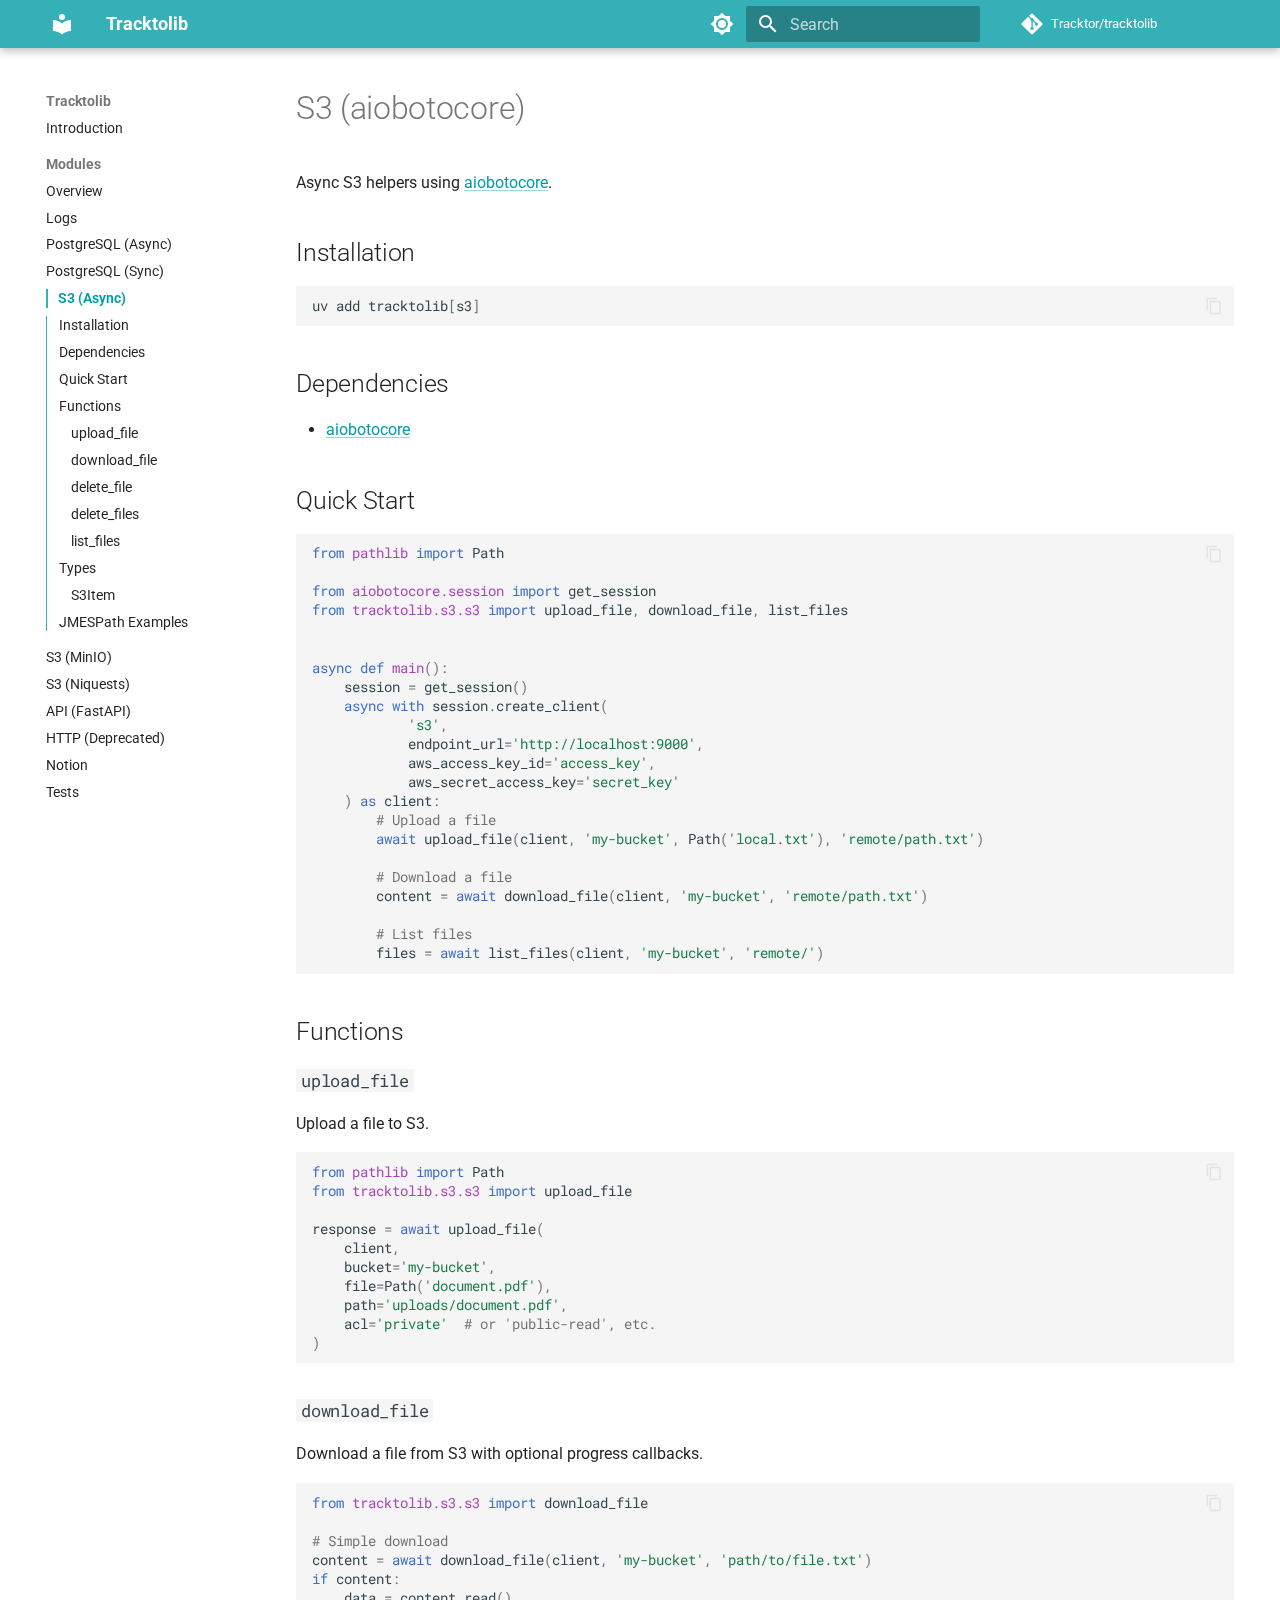
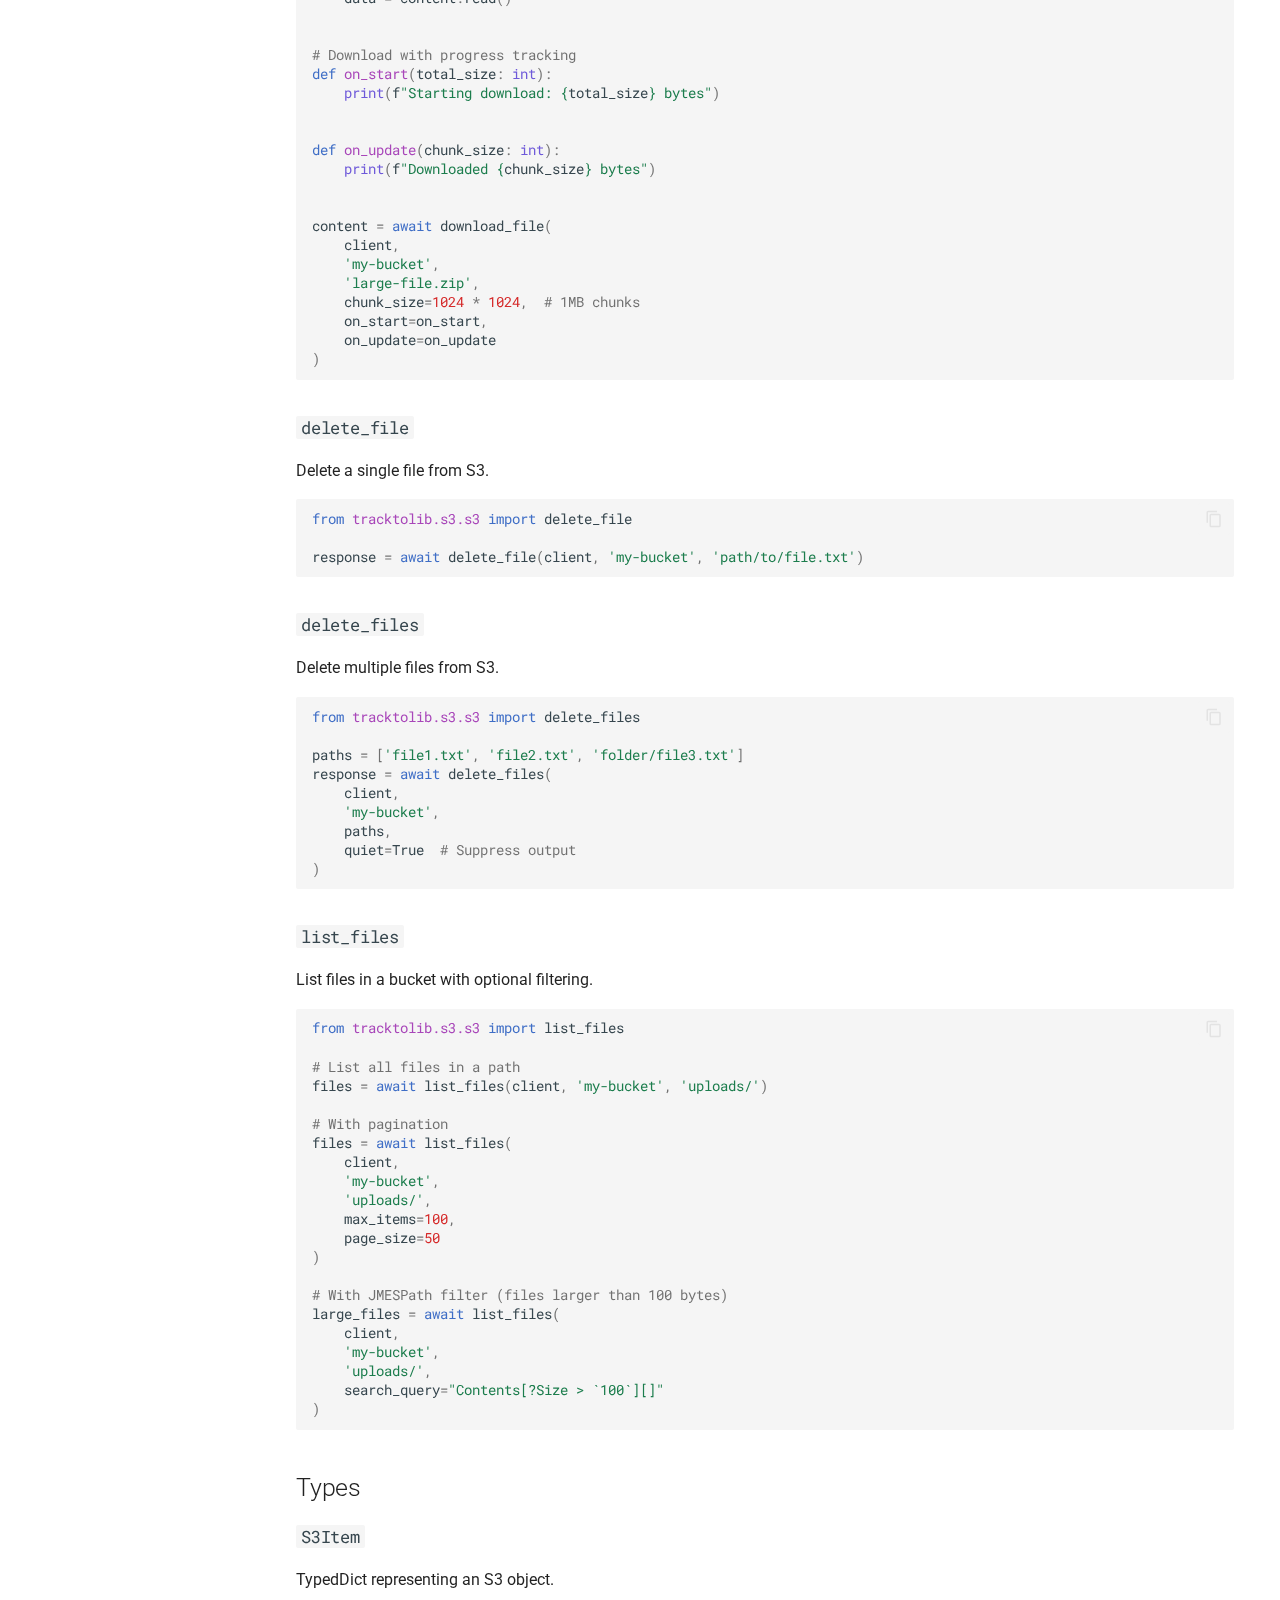
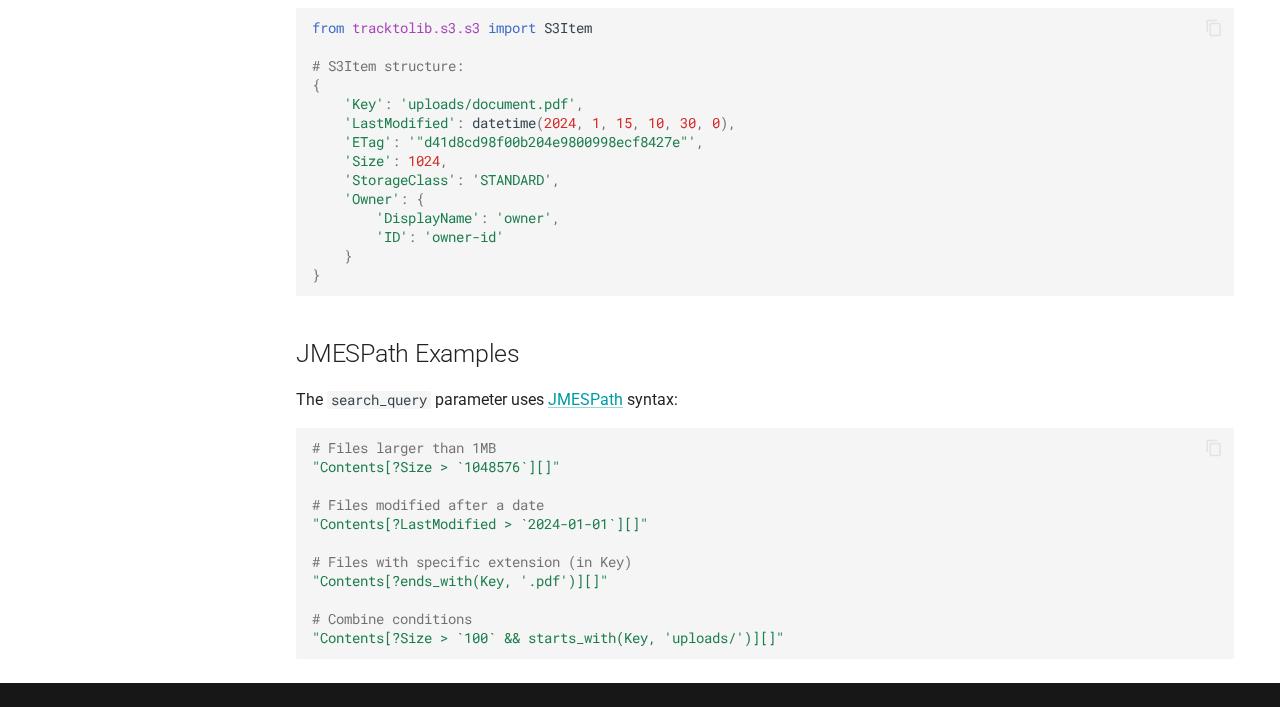
<file: modules/s3/index.html>
<!doctype html>
<html lang="en" class="no-js">
  <head>
    
      <meta charset="utf-8">
      <meta name="viewport" content="width=device-width,initial-scale=1">
      
        <meta name="description" content="Tracktor Swiss-knife Utility library for Python.">
      
      
        <meta name="author" content="Tracktor">
      
      
        <link rel="canonical" href="https://tracktor.github.io/tracktolib/modules/s3/">
      
      
        <link rel="prev" href="../pg-sync/">
      
      
        <link rel="next" href="../s3-minio/">
      
      
        
      
      
      <link rel="icon" href="../../assets/images/favicon.png">
      <meta name="generator" content="mkdocs-1.6.1, mkdocs-material-9.7.1">
    
    
      
        <title>S3 (aiobotocore) - Tracktolib</title>
      
    
    
      <link rel="stylesheet" href="../../assets/stylesheets/main.484c7ddc.min.css">
      
        
        <link rel="stylesheet" href="../../assets/stylesheets/palette.ab4e12ef.min.css">
      
      


    
    
      
    
    
      
        
        
        <link rel="preconnect" href="https://fonts.gstatic.com" crossorigin>
        <link rel="stylesheet" href="https://fonts.googleapis.com/css?family=Roboto:300,300i,400,400i,700,700i%7CRoboto+Mono:400,400i,700,700i&display=fallback">
        <style>:root{--md-text-font:"Roboto";--md-code-font:"Roboto Mono"}</style>
      
    
    
      <link rel="stylesheet" href="../../stylesheets/extra.css">
    
    <script>__md_scope=new URL("../..",location),__md_hash=e=>[...e].reduce(((e,_)=>(e<<5)-e+_.charCodeAt(0)),0),__md_get=(e,_=localStorage,t=__md_scope)=>JSON.parse(_.getItem(t.pathname+"."+e)),__md_set=(e,_,t=localStorage,a=__md_scope)=>{try{t.setItem(a.pathname+"."+e,JSON.stringify(_))}catch(e){}}</script>
    
      

    
    
  </head>
  
  
    
    
      
    
    
    
    
    <body dir="ltr" data-md-color-scheme="default" data-md-color-primary="custom" data-md-color-accent="teal">
  
    
    <input class="md-toggle" data-md-toggle="drawer" type="checkbox" id="__drawer" autocomplete="off">
    <input class="md-toggle" data-md-toggle="search" type="checkbox" id="__search" autocomplete="off">
    <label class="md-overlay" for="__drawer"></label>
    <div data-md-component="skip">
      
        
        <a href="#s3-aiobotocore" class="md-skip">
          Skip to content
        </a>
      
    </div>
    <div data-md-component="announce">
      
    </div>
    
    
      

  

<header class="md-header md-header--shadow" data-md-component="header">
  <nav class="md-header__inner md-grid" aria-label="Header">
    <a href="../.." title="Tracktolib" class="md-header__button md-logo" aria-label="Tracktolib" data-md-component="logo">
      
  
  <svg xmlns="http://www.w3.org/2000/svg" viewBox="0 0 24 24"><path d="M12 8a3 3 0 0 0 3-3 3 3 0 0 0-3-3 3 3 0 0 0-3 3 3 3 0 0 0 3 3m0 3.54C9.64 9.35 6.5 8 3 8v11c3.5 0 6.64 1.35 9 3.54 2.36-2.19 5.5-3.54 9-3.54V8c-3.5 0-6.64 1.35-9 3.54"/></svg>

    </a>
    <label class="md-header__button md-icon" for="__drawer">
      
      <svg xmlns="http://www.w3.org/2000/svg" viewBox="0 0 24 24"><path d="M3 6h18v2H3zm0 5h18v2H3zm0 5h18v2H3z"/></svg>
    </label>
    <div class="md-header__title" data-md-component="header-title">
      <div class="md-header__ellipsis">
        <div class="md-header__topic">
          <span class="md-ellipsis">
            Tracktolib
          </span>
        </div>
        <div class="md-header__topic" data-md-component="header-topic">
          <span class="md-ellipsis">
            
              S3 (aiobotocore)
            
          </span>
        </div>
      </div>
    </div>
    
      
        <form class="md-header__option" data-md-component="palette">
  
    
    
    
    <input class="md-option" data-md-color-media="(prefers-color-scheme: light)" data-md-color-scheme="default" data-md-color-primary="custom" data-md-color-accent="teal"  aria-label="Switch to dark mode"  type="radio" name="__palette" id="__palette_0">
    
      <label class="md-header__button md-icon" title="Switch to dark mode" for="__palette_1" hidden>
        <svg xmlns="http://www.w3.org/2000/svg" viewBox="0 0 24 24"><path d="M12 8a4 4 0 0 0-4 4 4 4 0 0 0 4 4 4 4 0 0 0 4-4 4 4 0 0 0-4-4m0 10a6 6 0 0 1-6-6 6 6 0 0 1 6-6 6 6 0 0 1 6 6 6 6 0 0 1-6 6m8-9.31V4h-4.69L12 .69 8.69 4H4v4.69L.69 12 4 15.31V20h4.69L12 23.31 15.31 20H20v-4.69L23.31 12z"/></svg>
      </label>
    
  
    
    
    
    <input class="md-option" data-md-color-media="(prefers-color-scheme: dark)" data-md-color-scheme="slate" data-md-color-primary="custom" data-md-color-accent="teal"  aria-label="Switch to light mode"  type="radio" name="__palette" id="__palette_1">
    
      <label class="md-header__button md-icon" title="Switch to light mode" for="__palette_0" hidden>
        <svg xmlns="http://www.w3.org/2000/svg" viewBox="0 0 24 24"><path d="M12 18c-.89 0-1.74-.2-2.5-.55C11.56 16.5 13 14.42 13 12s-1.44-4.5-3.5-5.45C10.26 6.2 11.11 6 12 6a6 6 0 0 1 6 6 6 6 0 0 1-6 6m8-9.31V4h-4.69L12 .69 8.69 4H4v4.69L.69 12 4 15.31V20h4.69L12 23.31 15.31 20H20v-4.69L23.31 12z"/></svg>
      </label>
    
  
</form>
      
    
    
      <script>var palette=__md_get("__palette");if(palette&&palette.color){if("(prefers-color-scheme)"===palette.color.media){var media=matchMedia("(prefers-color-scheme: light)"),input=document.querySelector(media.matches?"[data-md-color-media='(prefers-color-scheme: light)']":"[data-md-color-media='(prefers-color-scheme: dark)']");palette.color.media=input.getAttribute("data-md-color-media"),palette.color.scheme=input.getAttribute("data-md-color-scheme"),palette.color.primary=input.getAttribute("data-md-color-primary"),palette.color.accent=input.getAttribute("data-md-color-accent")}for(var[key,value]of Object.entries(palette.color))document.body.setAttribute("data-md-color-"+key,value)}</script>
    
    
    
      
      
        <label class="md-header__button md-icon" for="__search">
          
          <svg xmlns="http://www.w3.org/2000/svg" viewBox="0 0 24 24"><path d="M9.5 3A6.5 6.5 0 0 1 16 9.5c0 1.61-.59 3.09-1.56 4.23l.27.27h.79l5 5-1.5 1.5-5-5v-.79l-.27-.27A6.52 6.52 0 0 1 9.5 16 6.5 6.5 0 0 1 3 9.5 6.5 6.5 0 0 1 9.5 3m0 2C7 5 5 7 5 9.5S7 14 9.5 14 14 12 14 9.5 12 5 9.5 5"/></svg>
        </label>
        <div class="md-search" data-md-component="search" role="dialog">
  <label class="md-search__overlay" for="__search"></label>
  <div class="md-search__inner" role="search">
    <form class="md-search__form" name="search">
      <input type="text" class="md-search__input" name="query" aria-label="Search" placeholder="Search" autocapitalize="off" autocorrect="off" autocomplete="off" spellcheck="false" data-md-component="search-query" required>
      <label class="md-search__icon md-icon" for="__search">
        
        <svg xmlns="http://www.w3.org/2000/svg" viewBox="0 0 24 24"><path d="M9.5 3A6.5 6.5 0 0 1 16 9.5c0 1.61-.59 3.09-1.56 4.23l.27.27h.79l5 5-1.5 1.5-5-5v-.79l-.27-.27A6.52 6.52 0 0 1 9.5 16 6.5 6.5 0 0 1 3 9.5 6.5 6.5 0 0 1 9.5 3m0 2C7 5 5 7 5 9.5S7 14 9.5 14 14 12 14 9.5 12 5 9.5 5"/></svg>
        
        <svg xmlns="http://www.w3.org/2000/svg" viewBox="0 0 24 24"><path d="M20 11v2H8l5.5 5.5-1.42 1.42L4.16 12l7.92-7.92L13.5 5.5 8 11z"/></svg>
      </label>
      <nav class="md-search__options" aria-label="Search">
        
        <button type="reset" class="md-search__icon md-icon" title="Clear" aria-label="Clear" tabindex="-1">
          
          <svg xmlns="http://www.w3.org/2000/svg" viewBox="0 0 24 24"><path d="M19 6.41 17.59 5 12 10.59 6.41 5 5 6.41 10.59 12 5 17.59 6.41 19 12 13.41 17.59 19 19 17.59 13.41 12z"/></svg>
        </button>
      </nav>
      
        <div class="md-search__suggest" data-md-component="search-suggest"></div>
      
    </form>
    <div class="md-search__output">
      <div class="md-search__scrollwrap" tabindex="0" data-md-scrollfix>
        <div class="md-search-result" data-md-component="search-result">
          <div class="md-search-result__meta">
            Initializing search
          </div>
          <ol class="md-search-result__list" role="presentation"></ol>
        </div>
      </div>
    </div>
  </div>
</div>
      
    
    
      <div class="md-header__source">
        <a href="https://github.com/Tracktor/tracktolib" title="Go to repository" class="md-source" data-md-component="source">
  <div class="md-source__icon md-icon">
    
    <svg xmlns="http://www.w3.org/2000/svg" viewBox="0 0 448 512"><!--! Font Awesome Free 7.1.0 by @fontawesome - https://fontawesome.com License - https://fontawesome.com/license/free (Icons: CC BY 4.0, Fonts: SIL OFL 1.1, Code: MIT License) Copyright 2025 Fonticons, Inc.--><path d="M439.6 236.1 244 40.5c-5.4-5.5-12.8-8.5-20.4-8.5s-15 3-20.4 8.4L162.5 81l51.5 51.5c27.1-9.1 52.7 16.8 43.4 43.7l49.7 49.7c34.2-11.8 61.2 31 35.5 56.7-26.5 26.5-70.2-2.9-56-37.3L240.3 199v121.9c25.3 12.5 22.3 41.8 9.1 55-6.4 6.4-15.2 10.1-24.3 10.1s-17.8-3.6-24.3-10.1c-17.6-17.6-11.1-46.9 11.2-56v-123c-20.8-8.5-24.6-30.7-18.6-45L142.6 101 8.5 235.1C3 240.6 0 247.9 0 255.5s3 15 8.5 20.4l195.6 195.7c5.4 5.4 12.7 8.4 20.4 8.4s15-3 20.4-8.4l194.7-194.7c5.4-5.4 8.4-12.8 8.4-20.4s-3-15-8.4-20.4"/></svg>
  </div>
  <div class="md-source__repository">
    Tracktor/tracktolib
  </div>
</a>
      </div>
    
  </nav>
  
</header>
    
    <div class="md-container" data-md-component="container">
      
      
        
          
        
      
      <main class="md-main" data-md-component="main">
        <div class="md-main__inner md-grid">
          
            
              
              <div class="md-sidebar md-sidebar--primary" data-md-component="sidebar" data-md-type="navigation" >
                <div class="md-sidebar__scrollwrap">
                  <div class="md-sidebar__inner">
                    



  

<nav class="md-nav md-nav--primary md-nav--integrated" aria-label="Navigation" data-md-level="0">
  <label class="md-nav__title" for="__drawer">
    <a href="../.." title="Tracktolib" class="md-nav__button md-logo" aria-label="Tracktolib" data-md-component="logo">
      
  
  <svg xmlns="http://www.w3.org/2000/svg" viewBox="0 0 24 24"><path d="M12 8a3 3 0 0 0 3-3 3 3 0 0 0-3-3 3 3 0 0 0-3 3 3 3 0 0 0 3 3m0 3.54C9.64 9.35 6.5 8 3 8v11c3.5 0 6.64 1.35 9 3.54 2.36-2.19 5.5-3.54 9-3.54V8c-3.5 0-6.64 1.35-9 3.54"/></svg>

    </a>
    Tracktolib
  </label>
  
    <div class="md-nav__source">
      <a href="https://github.com/Tracktor/tracktolib" title="Go to repository" class="md-source" data-md-component="source">
  <div class="md-source__icon md-icon">
    
    <svg xmlns="http://www.w3.org/2000/svg" viewBox="0 0 448 512"><!--! Font Awesome Free 7.1.0 by @fontawesome - https://fontawesome.com License - https://fontawesome.com/license/free (Icons: CC BY 4.0, Fonts: SIL OFL 1.1, Code: MIT License) Copyright 2025 Fonticons, Inc.--><path d="M439.6 236.1 244 40.5c-5.4-5.5-12.8-8.5-20.4-8.5s-15 3-20.4 8.4L162.5 81l51.5 51.5c27.1-9.1 52.7 16.8 43.4 43.7l49.7 49.7c34.2-11.8 61.2 31 35.5 56.7-26.5 26.5-70.2-2.9-56-37.3L240.3 199v121.9c25.3 12.5 22.3 41.8 9.1 55-6.4 6.4-15.2 10.1-24.3 10.1s-17.8-3.6-24.3-10.1c-17.6-17.6-11.1-46.9 11.2-56v-123c-20.8-8.5-24.6-30.7-18.6-45L142.6 101 8.5 235.1C3 240.6 0 247.9 0 255.5s3 15 8.5 20.4l195.6 195.7c5.4 5.4 12.7 8.4 20.4 8.4s15-3 20.4-8.4l194.7-194.7c5.4-5.4 8.4-12.8 8.4-20.4s-3-15-8.4-20.4"/></svg>
  </div>
  <div class="md-source__repository">
    Tracktor/tracktolib
  </div>
</a>
    </div>
  
  <ul class="md-nav__list" data-md-scrollfix>
    
      
      
  
  
  
  
    <li class="md-nav__item">
      <a href="../.." class="md-nav__link">
        
  
  
  <span class="md-ellipsis">
    
  
    Introduction
  

    
  </span>
  
  

      </a>
    </li>
  

    
      
      
  
  
    
  
  
  
    
    
    
    
      
        
        
      
    
    
    <li class="md-nav__item md-nav__item--active md-nav__item--section md-nav__item--nested">
      
        
        
        <input class="md-nav__toggle md-toggle " type="checkbox" id="__nav_2" checked>
        
          
          <label class="md-nav__link" for="__nav_2" id="__nav_2_label" tabindex="">
            
  
  
  <span class="md-ellipsis">
    
  
    Modules
  

    
  </span>
  
  

            <span class="md-nav__icon md-icon"></span>
          </label>
        
        <nav class="md-nav" data-md-level="1" aria-labelledby="__nav_2_label" aria-expanded="true">
          <label class="md-nav__title" for="__nav_2">
            <span class="md-nav__icon md-icon"></span>
            
  
    Modules
  

          </label>
          <ul class="md-nav__list" data-md-scrollfix>
            
              
                
  
  
  
  
    <li class="md-nav__item">
      <a href="../" class="md-nav__link">
        
  
  
  <span class="md-ellipsis">
    
  
    Overview
  

    
  </span>
  
  

      </a>
    </li>
  

              
            
              
                
  
  
  
  
    <li class="md-nav__item">
      <a href="../logs/" class="md-nav__link">
        
  
  
  <span class="md-ellipsis">
    
  
    Logs
  

    
  </span>
  
  

      </a>
    </li>
  

              
            
              
                
  
  
  
  
    <li class="md-nav__item">
      <a href="../pg/" class="md-nav__link">
        
  
  
  <span class="md-ellipsis">
    
  
    PostgreSQL (Async)
  

    
  </span>
  
  

      </a>
    </li>
  

              
            
              
                
  
  
  
  
    <li class="md-nav__item">
      <a href="../pg-sync/" class="md-nav__link">
        
  
  
  <span class="md-ellipsis">
    
  
    PostgreSQL (Sync)
  

    
  </span>
  
  

      </a>
    </li>
  

              
            
              
                
  
  
    
  
  
  
    <li class="md-nav__item md-nav__item--active">
      
      <input class="md-nav__toggle md-toggle" type="checkbox" id="__toc">
      
      
        
      
      
        <label class="md-nav__link md-nav__link--active" for="__toc">
          
  
  
  <span class="md-ellipsis">
    
  
    S3 (Async)
  

    
  </span>
  
  

          <span class="md-nav__icon md-icon"></span>
        </label>
      
      <a href="./" class="md-nav__link md-nav__link--active">
        
  
  
  <span class="md-ellipsis">
    
  
    S3 (Async)
  

    
  </span>
  
  

      </a>
      
        

<nav class="md-nav md-nav--secondary" aria-label="Table of contents">
  
  
  
    
  
  
    <label class="md-nav__title" for="__toc">
      <span class="md-nav__icon md-icon"></span>
      Table of contents
    </label>
    <ul class="md-nav__list" data-md-component="toc" data-md-scrollfix>
      
        <li class="md-nav__item">
  <a href="#installation" class="md-nav__link">
    <span class="md-ellipsis">
      
        Installation
      
    </span>
  </a>
  
</li>
      
        <li class="md-nav__item">
  <a href="#dependencies" class="md-nav__link">
    <span class="md-ellipsis">
      
        Dependencies
      
    </span>
  </a>
  
</li>
      
        <li class="md-nav__item">
  <a href="#quick-start" class="md-nav__link">
    <span class="md-ellipsis">
      
        Quick Start
      
    </span>
  </a>
  
</li>
      
        <li class="md-nav__item">
  <a href="#functions" class="md-nav__link">
    <span class="md-ellipsis">
      
        Functions
      
    </span>
  </a>
  
    <nav class="md-nav" aria-label="Functions">
      <ul class="md-nav__list">
        
          <li class="md-nav__item">
  <a href="#upload_file" class="md-nav__link">
    <span class="md-ellipsis">
      
        upload_file
      
    </span>
  </a>
  
</li>
        
          <li class="md-nav__item">
  <a href="#download_file" class="md-nav__link">
    <span class="md-ellipsis">
      
        download_file
      
    </span>
  </a>
  
</li>
        
          <li class="md-nav__item">
  <a href="#delete_file" class="md-nav__link">
    <span class="md-ellipsis">
      
        delete_file
      
    </span>
  </a>
  
</li>
        
          <li class="md-nav__item">
  <a href="#delete_files" class="md-nav__link">
    <span class="md-ellipsis">
      
        delete_files
      
    </span>
  </a>
  
</li>
        
          <li class="md-nav__item">
  <a href="#list_files" class="md-nav__link">
    <span class="md-ellipsis">
      
        list_files
      
    </span>
  </a>
  
</li>
        
      </ul>
    </nav>
  
</li>
      
        <li class="md-nav__item">
  <a href="#types" class="md-nav__link">
    <span class="md-ellipsis">
      
        Types
      
    </span>
  </a>
  
    <nav class="md-nav" aria-label="Types">
      <ul class="md-nav__list">
        
          <li class="md-nav__item">
  <a href="#s3item" class="md-nav__link">
    <span class="md-ellipsis">
      
        S3Item
      
    </span>
  </a>
  
</li>
        
      </ul>
    </nav>
  
</li>
      
        <li class="md-nav__item">
  <a href="#jmespath-examples" class="md-nav__link">
    <span class="md-ellipsis">
      
        JMESPath Examples
      
    </span>
  </a>
  
</li>
      
    </ul>
  
</nav>
      
    </li>
  

              
            
              
                
  
  
  
  
    <li class="md-nav__item">
      <a href="../s3-minio/" class="md-nav__link">
        
  
  
  <span class="md-ellipsis">
    
  
    S3 (MinIO)
  

    
  </span>
  
  

      </a>
    </li>
  

              
            
              
                
  
  
  
  
    <li class="md-nav__item">
      <a href="../s3-niquests/" class="md-nav__link">
        
  
  
  <span class="md-ellipsis">
    
  
    S3 (Niquests)
  

    
  </span>
  
  

      </a>
    </li>
  

              
            
              
                
  
  
  
  
    <li class="md-nav__item">
      <a href="../api/" class="md-nav__link">
        
  
  
  <span class="md-ellipsis">
    
  
    API (FastAPI)
  

    
  </span>
  
  

      </a>
    </li>
  

              
            
              
                
  
  
  
  
    <li class="md-nav__item">
      <a href="../http/" class="md-nav__link">
        
  
  
  <span class="md-ellipsis">
    
  
    HTTP (Deprecated)
  

    
  </span>
  
  

      </a>
    </li>
  

              
            
              
                
  
  
  
  
    <li class="md-nav__item">
      <a href="../notion/" class="md-nav__link">
        
  
  
  <span class="md-ellipsis">
    
  
    Notion
  

    
  </span>
  
  

      </a>
    </li>
  

              
            
              
                
  
  
  
  
    <li class="md-nav__item">
      <a href="../tests/" class="md-nav__link">
        
  
  
  <span class="md-ellipsis">
    
  
    Tests
  

    
  </span>
  
  

      </a>
    </li>
  

              
            
          </ul>
        </nav>
      
    </li>
  

    
  </ul>
</nav>
                  </div>
                </div>
              </div>
            
            
          
          
            <div class="md-content" data-md-component="content">
              
              <article class="md-content__inner md-typeset">
                
                  


  
  


<h1 id="s3-aiobotocore">S3 (aiobotocore)</h1>
<p>Async S3 helpers using <a href="https://github.com/aio-libs/aiobotocore">aiobotocore</a>.</p>
<h2 id="installation">Installation</h2>
<div class="highlight"><pre><span></span><code><a id="__codelineno-0-1" name="__codelineno-0-1" href="#__codelineno-0-1"></a>uv<span class="w"> </span>add<span class="w"> </span>tracktolib<span class="o">[</span>s3<span class="o">]</span>
</code></pre></div>
<h2 id="dependencies">Dependencies</h2>
<ul>
<li><a href="https://github.com/aio-libs/aiobotocore">aiobotocore</a></li>
</ul>
<h2 id="quick-start">Quick Start</h2>
<div class="highlight"><pre><span></span><code><a id="__codelineno-1-1" name="__codelineno-1-1" href="#__codelineno-1-1"></a><span class="kn">from</span><span class="w"> </span><span class="nn">pathlib</span><span class="w"> </span><span class="kn">import</span> <span class="n">Path</span>
<a id="__codelineno-1-2" name="__codelineno-1-2" href="#__codelineno-1-2"></a>
<a id="__codelineno-1-3" name="__codelineno-1-3" href="#__codelineno-1-3"></a><span class="kn">from</span><span class="w"> </span><span class="nn">aiobotocore.session</span><span class="w"> </span><span class="kn">import</span> <span class="n">get_session</span>
<a id="__codelineno-1-4" name="__codelineno-1-4" href="#__codelineno-1-4"></a><span class="kn">from</span><span class="w"> </span><span class="nn">tracktolib.s3.s3</span><span class="w"> </span><span class="kn">import</span> <span class="n">upload_file</span><span class="p">,</span> <span class="n">download_file</span><span class="p">,</span> <span class="n">list_files</span>
<a id="__codelineno-1-5" name="__codelineno-1-5" href="#__codelineno-1-5"></a>
<a id="__codelineno-1-6" name="__codelineno-1-6" href="#__codelineno-1-6"></a>
<a id="__codelineno-1-7" name="__codelineno-1-7" href="#__codelineno-1-7"></a><span class="k">async</span> <span class="k">def</span><span class="w"> </span><span class="nf">main</span><span class="p">():</span>
<a id="__codelineno-1-8" name="__codelineno-1-8" href="#__codelineno-1-8"></a>    <span class="n">session</span> <span class="o">=</span> <span class="n">get_session</span><span class="p">()</span>
<a id="__codelineno-1-9" name="__codelineno-1-9" href="#__codelineno-1-9"></a>    <span class="k">async</span> <span class="k">with</span> <span class="n">session</span><span class="o">.</span><span class="n">create_client</span><span class="p">(</span>
<a id="__codelineno-1-10" name="__codelineno-1-10" href="#__codelineno-1-10"></a>            <span class="s1">&#39;s3&#39;</span><span class="p">,</span>
<a id="__codelineno-1-11" name="__codelineno-1-11" href="#__codelineno-1-11"></a>            <span class="n">endpoint_url</span><span class="o">=</span><span class="s1">&#39;http://localhost:9000&#39;</span><span class="p">,</span>
<a id="__codelineno-1-12" name="__codelineno-1-12" href="#__codelineno-1-12"></a>            <span class="n">aws_access_key_id</span><span class="o">=</span><span class="s1">&#39;access_key&#39;</span><span class="p">,</span>
<a id="__codelineno-1-13" name="__codelineno-1-13" href="#__codelineno-1-13"></a>            <span class="n">aws_secret_access_key</span><span class="o">=</span><span class="s1">&#39;secret_key&#39;</span>
<a id="__codelineno-1-14" name="__codelineno-1-14" href="#__codelineno-1-14"></a>    <span class="p">)</span> <span class="k">as</span> <span class="n">client</span><span class="p">:</span>
<a id="__codelineno-1-15" name="__codelineno-1-15" href="#__codelineno-1-15"></a>        <span class="c1"># Upload a file</span>
<a id="__codelineno-1-16" name="__codelineno-1-16" href="#__codelineno-1-16"></a>        <span class="k">await</span> <span class="n">upload_file</span><span class="p">(</span><span class="n">client</span><span class="p">,</span> <span class="s1">&#39;my-bucket&#39;</span><span class="p">,</span> <span class="n">Path</span><span class="p">(</span><span class="s1">&#39;local.txt&#39;</span><span class="p">),</span> <span class="s1">&#39;remote/path.txt&#39;</span><span class="p">)</span>
<a id="__codelineno-1-17" name="__codelineno-1-17" href="#__codelineno-1-17"></a>
<a id="__codelineno-1-18" name="__codelineno-1-18" href="#__codelineno-1-18"></a>        <span class="c1"># Download a file</span>
<a id="__codelineno-1-19" name="__codelineno-1-19" href="#__codelineno-1-19"></a>        <span class="n">content</span> <span class="o">=</span> <span class="k">await</span> <span class="n">download_file</span><span class="p">(</span><span class="n">client</span><span class="p">,</span> <span class="s1">&#39;my-bucket&#39;</span><span class="p">,</span> <span class="s1">&#39;remote/path.txt&#39;</span><span class="p">)</span>
<a id="__codelineno-1-20" name="__codelineno-1-20" href="#__codelineno-1-20"></a>
<a id="__codelineno-1-21" name="__codelineno-1-21" href="#__codelineno-1-21"></a>        <span class="c1"># List files</span>
<a id="__codelineno-1-22" name="__codelineno-1-22" href="#__codelineno-1-22"></a>        <span class="n">files</span> <span class="o">=</span> <span class="k">await</span> <span class="n">list_files</span><span class="p">(</span><span class="n">client</span><span class="p">,</span> <span class="s1">&#39;my-bucket&#39;</span><span class="p">,</span> <span class="s1">&#39;remote/&#39;</span><span class="p">)</span>
</code></pre></div>
<h2 id="functions">Functions</h2>
<h3 id="upload_file"><code>upload_file</code></h3>
<p>Upload a file to S3.</p>
<div class="highlight"><pre><span></span><code><a id="__codelineno-2-1" name="__codelineno-2-1" href="#__codelineno-2-1"></a><span class="kn">from</span><span class="w"> </span><span class="nn">pathlib</span><span class="w"> </span><span class="kn">import</span> <span class="n">Path</span>
<a id="__codelineno-2-2" name="__codelineno-2-2" href="#__codelineno-2-2"></a><span class="kn">from</span><span class="w"> </span><span class="nn">tracktolib.s3.s3</span><span class="w"> </span><span class="kn">import</span> <span class="n">upload_file</span>
<a id="__codelineno-2-3" name="__codelineno-2-3" href="#__codelineno-2-3"></a>
<a id="__codelineno-2-4" name="__codelineno-2-4" href="#__codelineno-2-4"></a><span class="n">response</span> <span class="o">=</span> <span class="k">await</span> <span class="n">upload_file</span><span class="p">(</span>
<a id="__codelineno-2-5" name="__codelineno-2-5" href="#__codelineno-2-5"></a>    <span class="n">client</span><span class="p">,</span>
<a id="__codelineno-2-6" name="__codelineno-2-6" href="#__codelineno-2-6"></a>    <span class="n">bucket</span><span class="o">=</span><span class="s1">&#39;my-bucket&#39;</span><span class="p">,</span>
<a id="__codelineno-2-7" name="__codelineno-2-7" href="#__codelineno-2-7"></a>    <span class="n">file</span><span class="o">=</span><span class="n">Path</span><span class="p">(</span><span class="s1">&#39;document.pdf&#39;</span><span class="p">),</span>
<a id="__codelineno-2-8" name="__codelineno-2-8" href="#__codelineno-2-8"></a>    <span class="n">path</span><span class="o">=</span><span class="s1">&#39;uploads/document.pdf&#39;</span><span class="p">,</span>
<a id="__codelineno-2-9" name="__codelineno-2-9" href="#__codelineno-2-9"></a>    <span class="n">acl</span><span class="o">=</span><span class="s1">&#39;private&#39;</span>  <span class="c1"># or &#39;public-read&#39;, etc.</span>
<a id="__codelineno-2-10" name="__codelineno-2-10" href="#__codelineno-2-10"></a><span class="p">)</span>
</code></pre></div>
<h3 id="download_file"><code>download_file</code></h3>
<p>Download a file from S3 with optional progress callbacks.</p>
<div class="highlight"><pre><span></span><code><a id="__codelineno-3-1" name="__codelineno-3-1" href="#__codelineno-3-1"></a><span class="kn">from</span><span class="w"> </span><span class="nn">tracktolib.s3.s3</span><span class="w"> </span><span class="kn">import</span> <span class="n">download_file</span>
<a id="__codelineno-3-2" name="__codelineno-3-2" href="#__codelineno-3-2"></a>
<a id="__codelineno-3-3" name="__codelineno-3-3" href="#__codelineno-3-3"></a><span class="c1"># Simple download</span>
<a id="__codelineno-3-4" name="__codelineno-3-4" href="#__codelineno-3-4"></a><span class="n">content</span> <span class="o">=</span> <span class="k">await</span> <span class="n">download_file</span><span class="p">(</span><span class="n">client</span><span class="p">,</span> <span class="s1">&#39;my-bucket&#39;</span><span class="p">,</span> <span class="s1">&#39;path/to/file.txt&#39;</span><span class="p">)</span>
<a id="__codelineno-3-5" name="__codelineno-3-5" href="#__codelineno-3-5"></a><span class="k">if</span> <span class="n">content</span><span class="p">:</span>
<a id="__codelineno-3-6" name="__codelineno-3-6" href="#__codelineno-3-6"></a>    <span class="n">data</span> <span class="o">=</span> <span class="n">content</span><span class="o">.</span><span class="n">read</span><span class="p">()</span>
<a id="__codelineno-3-7" name="__codelineno-3-7" href="#__codelineno-3-7"></a>
<a id="__codelineno-3-8" name="__codelineno-3-8" href="#__codelineno-3-8"></a>
<a id="__codelineno-3-9" name="__codelineno-3-9" href="#__codelineno-3-9"></a><span class="c1"># Download with progress tracking</span>
<a id="__codelineno-3-10" name="__codelineno-3-10" href="#__codelineno-3-10"></a><span class="k">def</span><span class="w"> </span><span class="nf">on_start</span><span class="p">(</span><span class="n">total_size</span><span class="p">:</span> <span class="nb">int</span><span class="p">):</span>
<a id="__codelineno-3-11" name="__codelineno-3-11" href="#__codelineno-3-11"></a>    <span class="nb">print</span><span class="p">(</span><span class="sa">f</span><span class="s2">&quot;Starting download: </span><span class="si">{</span><span class="n">total_size</span><span class="si">}</span><span class="s2"> bytes&quot;</span><span class="p">)</span>
<a id="__codelineno-3-12" name="__codelineno-3-12" href="#__codelineno-3-12"></a>
<a id="__codelineno-3-13" name="__codelineno-3-13" href="#__codelineno-3-13"></a>
<a id="__codelineno-3-14" name="__codelineno-3-14" href="#__codelineno-3-14"></a><span class="k">def</span><span class="w"> </span><span class="nf">on_update</span><span class="p">(</span><span class="n">chunk_size</span><span class="p">:</span> <span class="nb">int</span><span class="p">):</span>
<a id="__codelineno-3-15" name="__codelineno-3-15" href="#__codelineno-3-15"></a>    <span class="nb">print</span><span class="p">(</span><span class="sa">f</span><span class="s2">&quot;Downloaded </span><span class="si">{</span><span class="n">chunk_size</span><span class="si">}</span><span class="s2"> bytes&quot;</span><span class="p">)</span>
<a id="__codelineno-3-16" name="__codelineno-3-16" href="#__codelineno-3-16"></a>
<a id="__codelineno-3-17" name="__codelineno-3-17" href="#__codelineno-3-17"></a>
<a id="__codelineno-3-18" name="__codelineno-3-18" href="#__codelineno-3-18"></a><span class="n">content</span> <span class="o">=</span> <span class="k">await</span> <span class="n">download_file</span><span class="p">(</span>
<a id="__codelineno-3-19" name="__codelineno-3-19" href="#__codelineno-3-19"></a>    <span class="n">client</span><span class="p">,</span>
<a id="__codelineno-3-20" name="__codelineno-3-20" href="#__codelineno-3-20"></a>    <span class="s1">&#39;my-bucket&#39;</span><span class="p">,</span>
<a id="__codelineno-3-21" name="__codelineno-3-21" href="#__codelineno-3-21"></a>    <span class="s1">&#39;large-file.zip&#39;</span><span class="p">,</span>
<a id="__codelineno-3-22" name="__codelineno-3-22" href="#__codelineno-3-22"></a>    <span class="n">chunk_size</span><span class="o">=</span><span class="mi">1024</span> <span class="o">*</span> <span class="mi">1024</span><span class="p">,</span>  <span class="c1"># 1MB chunks</span>
<a id="__codelineno-3-23" name="__codelineno-3-23" href="#__codelineno-3-23"></a>    <span class="n">on_start</span><span class="o">=</span><span class="n">on_start</span><span class="p">,</span>
<a id="__codelineno-3-24" name="__codelineno-3-24" href="#__codelineno-3-24"></a>    <span class="n">on_update</span><span class="o">=</span><span class="n">on_update</span>
<a id="__codelineno-3-25" name="__codelineno-3-25" href="#__codelineno-3-25"></a><span class="p">)</span>
</code></pre></div>
<h3 id="delete_file"><code>delete_file</code></h3>
<p>Delete a single file from S3.</p>
<div class="highlight"><pre><span></span><code><a id="__codelineno-4-1" name="__codelineno-4-1" href="#__codelineno-4-1"></a><span class="kn">from</span><span class="w"> </span><span class="nn">tracktolib.s3.s3</span><span class="w"> </span><span class="kn">import</span> <span class="n">delete_file</span>
<a id="__codelineno-4-2" name="__codelineno-4-2" href="#__codelineno-4-2"></a>
<a id="__codelineno-4-3" name="__codelineno-4-3" href="#__codelineno-4-3"></a><span class="n">response</span> <span class="o">=</span> <span class="k">await</span> <span class="n">delete_file</span><span class="p">(</span><span class="n">client</span><span class="p">,</span> <span class="s1">&#39;my-bucket&#39;</span><span class="p">,</span> <span class="s1">&#39;path/to/file.txt&#39;</span><span class="p">)</span>
</code></pre></div>
<h3 id="delete_files"><code>delete_files</code></h3>
<p>Delete multiple files from S3.</p>
<div class="highlight"><pre><span></span><code><a id="__codelineno-5-1" name="__codelineno-5-1" href="#__codelineno-5-1"></a><span class="kn">from</span><span class="w"> </span><span class="nn">tracktolib.s3.s3</span><span class="w"> </span><span class="kn">import</span> <span class="n">delete_files</span>
<a id="__codelineno-5-2" name="__codelineno-5-2" href="#__codelineno-5-2"></a>
<a id="__codelineno-5-3" name="__codelineno-5-3" href="#__codelineno-5-3"></a><span class="n">paths</span> <span class="o">=</span> <span class="p">[</span><span class="s1">&#39;file1.txt&#39;</span><span class="p">,</span> <span class="s1">&#39;file2.txt&#39;</span><span class="p">,</span> <span class="s1">&#39;folder/file3.txt&#39;</span><span class="p">]</span>
<a id="__codelineno-5-4" name="__codelineno-5-4" href="#__codelineno-5-4"></a><span class="n">response</span> <span class="o">=</span> <span class="k">await</span> <span class="n">delete_files</span><span class="p">(</span>
<a id="__codelineno-5-5" name="__codelineno-5-5" href="#__codelineno-5-5"></a>    <span class="n">client</span><span class="p">,</span>
<a id="__codelineno-5-6" name="__codelineno-5-6" href="#__codelineno-5-6"></a>    <span class="s1">&#39;my-bucket&#39;</span><span class="p">,</span>
<a id="__codelineno-5-7" name="__codelineno-5-7" href="#__codelineno-5-7"></a>    <span class="n">paths</span><span class="p">,</span>
<a id="__codelineno-5-8" name="__codelineno-5-8" href="#__codelineno-5-8"></a>    <span class="n">quiet</span><span class="o">=</span><span class="kc">True</span>  <span class="c1"># Suppress output</span>
<a id="__codelineno-5-9" name="__codelineno-5-9" href="#__codelineno-5-9"></a><span class="p">)</span>
</code></pre></div>
<h3 id="list_files"><code>list_files</code></h3>
<p>List files in a bucket with optional filtering.</p>
<div class="highlight"><pre><span></span><code><a id="__codelineno-6-1" name="__codelineno-6-1" href="#__codelineno-6-1"></a><span class="kn">from</span><span class="w"> </span><span class="nn">tracktolib.s3.s3</span><span class="w"> </span><span class="kn">import</span> <span class="n">list_files</span>
<a id="__codelineno-6-2" name="__codelineno-6-2" href="#__codelineno-6-2"></a>
<a id="__codelineno-6-3" name="__codelineno-6-3" href="#__codelineno-6-3"></a><span class="c1"># List all files in a path</span>
<a id="__codelineno-6-4" name="__codelineno-6-4" href="#__codelineno-6-4"></a><span class="n">files</span> <span class="o">=</span> <span class="k">await</span> <span class="n">list_files</span><span class="p">(</span><span class="n">client</span><span class="p">,</span> <span class="s1">&#39;my-bucket&#39;</span><span class="p">,</span> <span class="s1">&#39;uploads/&#39;</span><span class="p">)</span>
<a id="__codelineno-6-5" name="__codelineno-6-5" href="#__codelineno-6-5"></a>
<a id="__codelineno-6-6" name="__codelineno-6-6" href="#__codelineno-6-6"></a><span class="c1"># With pagination</span>
<a id="__codelineno-6-7" name="__codelineno-6-7" href="#__codelineno-6-7"></a><span class="n">files</span> <span class="o">=</span> <span class="k">await</span> <span class="n">list_files</span><span class="p">(</span>
<a id="__codelineno-6-8" name="__codelineno-6-8" href="#__codelineno-6-8"></a>    <span class="n">client</span><span class="p">,</span>
<a id="__codelineno-6-9" name="__codelineno-6-9" href="#__codelineno-6-9"></a>    <span class="s1">&#39;my-bucket&#39;</span><span class="p">,</span>
<a id="__codelineno-6-10" name="__codelineno-6-10" href="#__codelineno-6-10"></a>    <span class="s1">&#39;uploads/&#39;</span><span class="p">,</span>
<a id="__codelineno-6-11" name="__codelineno-6-11" href="#__codelineno-6-11"></a>    <span class="n">max_items</span><span class="o">=</span><span class="mi">100</span><span class="p">,</span>
<a id="__codelineno-6-12" name="__codelineno-6-12" href="#__codelineno-6-12"></a>    <span class="n">page_size</span><span class="o">=</span><span class="mi">50</span>
<a id="__codelineno-6-13" name="__codelineno-6-13" href="#__codelineno-6-13"></a><span class="p">)</span>
<a id="__codelineno-6-14" name="__codelineno-6-14" href="#__codelineno-6-14"></a>
<a id="__codelineno-6-15" name="__codelineno-6-15" href="#__codelineno-6-15"></a><span class="c1"># With JMESPath filter (files larger than 100 bytes)</span>
<a id="__codelineno-6-16" name="__codelineno-6-16" href="#__codelineno-6-16"></a><span class="n">large_files</span> <span class="o">=</span> <span class="k">await</span> <span class="n">list_files</span><span class="p">(</span>
<a id="__codelineno-6-17" name="__codelineno-6-17" href="#__codelineno-6-17"></a>    <span class="n">client</span><span class="p">,</span>
<a id="__codelineno-6-18" name="__codelineno-6-18" href="#__codelineno-6-18"></a>    <span class="s1">&#39;my-bucket&#39;</span><span class="p">,</span>
<a id="__codelineno-6-19" name="__codelineno-6-19" href="#__codelineno-6-19"></a>    <span class="s1">&#39;uploads/&#39;</span><span class="p">,</span>
<a id="__codelineno-6-20" name="__codelineno-6-20" href="#__codelineno-6-20"></a>    <span class="n">search_query</span><span class="o">=</span><span class="s2">&quot;Contents[?Size &gt; `100`][]&quot;</span>
<a id="__codelineno-6-21" name="__codelineno-6-21" href="#__codelineno-6-21"></a><span class="p">)</span>
</code></pre></div>
<h2 id="types">Types</h2>
<h3 id="s3item"><code>S3Item</code></h3>
<p>TypedDict representing an S3 object.</p>
<div class="highlight"><pre><span></span><code><a id="__codelineno-7-1" name="__codelineno-7-1" href="#__codelineno-7-1"></a><span class="kn">from</span><span class="w"> </span><span class="nn">tracktolib.s3.s3</span><span class="w"> </span><span class="kn">import</span> <span class="n">S3Item</span>
<a id="__codelineno-7-2" name="__codelineno-7-2" href="#__codelineno-7-2"></a>
<a id="__codelineno-7-3" name="__codelineno-7-3" href="#__codelineno-7-3"></a><span class="c1"># S3Item structure:</span>
<a id="__codelineno-7-4" name="__codelineno-7-4" href="#__codelineno-7-4"></a><span class="p">{</span>
<a id="__codelineno-7-5" name="__codelineno-7-5" href="#__codelineno-7-5"></a>    <span class="s1">&#39;Key&#39;</span><span class="p">:</span> <span class="s1">&#39;uploads/document.pdf&#39;</span><span class="p">,</span>
<a id="__codelineno-7-6" name="__codelineno-7-6" href="#__codelineno-7-6"></a>    <span class="s1">&#39;LastModified&#39;</span><span class="p">:</span> <span class="n">datetime</span><span class="p">(</span><span class="mi">2024</span><span class="p">,</span> <span class="mi">1</span><span class="p">,</span> <span class="mi">15</span><span class="p">,</span> <span class="mi">10</span><span class="p">,</span> <span class="mi">30</span><span class="p">,</span> <span class="mi">0</span><span class="p">),</span>
<a id="__codelineno-7-7" name="__codelineno-7-7" href="#__codelineno-7-7"></a>    <span class="s1">&#39;ETag&#39;</span><span class="p">:</span> <span class="s1">&#39;&quot;d41d8cd98f00b204e9800998ecf8427e&quot;&#39;</span><span class="p">,</span>
<a id="__codelineno-7-8" name="__codelineno-7-8" href="#__codelineno-7-8"></a>    <span class="s1">&#39;Size&#39;</span><span class="p">:</span> <span class="mi">1024</span><span class="p">,</span>
<a id="__codelineno-7-9" name="__codelineno-7-9" href="#__codelineno-7-9"></a>    <span class="s1">&#39;StorageClass&#39;</span><span class="p">:</span> <span class="s1">&#39;STANDARD&#39;</span><span class="p">,</span>
<a id="__codelineno-7-10" name="__codelineno-7-10" href="#__codelineno-7-10"></a>    <span class="s1">&#39;Owner&#39;</span><span class="p">:</span> <span class="p">{</span>
<a id="__codelineno-7-11" name="__codelineno-7-11" href="#__codelineno-7-11"></a>        <span class="s1">&#39;DisplayName&#39;</span><span class="p">:</span> <span class="s1">&#39;owner&#39;</span><span class="p">,</span>
<a id="__codelineno-7-12" name="__codelineno-7-12" href="#__codelineno-7-12"></a>        <span class="s1">&#39;ID&#39;</span><span class="p">:</span> <span class="s1">&#39;owner-id&#39;</span>
<a id="__codelineno-7-13" name="__codelineno-7-13" href="#__codelineno-7-13"></a>    <span class="p">}</span>
<a id="__codelineno-7-14" name="__codelineno-7-14" href="#__codelineno-7-14"></a><span class="p">}</span>
</code></pre></div>
<h2 id="jmespath-examples">JMESPath Examples</h2>
<p>The <code>search_query</code> parameter uses <a href="https://jmespath.org/">JMESPath</a> syntax:</p>
<div class="highlight"><pre><span></span><code><a id="__codelineno-8-1" name="__codelineno-8-1" href="#__codelineno-8-1"></a><span class="c1"># Files larger than 1MB</span>
<a id="__codelineno-8-2" name="__codelineno-8-2" href="#__codelineno-8-2"></a><span class="s2">&quot;Contents[?Size &gt; `1048576`][]&quot;</span>
<a id="__codelineno-8-3" name="__codelineno-8-3" href="#__codelineno-8-3"></a>
<a id="__codelineno-8-4" name="__codelineno-8-4" href="#__codelineno-8-4"></a><span class="c1"># Files modified after a date</span>
<a id="__codelineno-8-5" name="__codelineno-8-5" href="#__codelineno-8-5"></a><span class="s2">&quot;Contents[?LastModified &gt; `2024-01-01`][]&quot;</span>
<a id="__codelineno-8-6" name="__codelineno-8-6" href="#__codelineno-8-6"></a>
<a id="__codelineno-8-7" name="__codelineno-8-7" href="#__codelineno-8-7"></a><span class="c1"># Files with specific extension (in Key)</span>
<a id="__codelineno-8-8" name="__codelineno-8-8" href="#__codelineno-8-8"></a><span class="s2">&quot;Contents[?ends_with(Key, &#39;.pdf&#39;)][]&quot;</span>
<a id="__codelineno-8-9" name="__codelineno-8-9" href="#__codelineno-8-9"></a>
<a id="__codelineno-8-10" name="__codelineno-8-10" href="#__codelineno-8-10"></a><span class="c1"># Combine conditions</span>
<a id="__codelineno-8-11" name="__codelineno-8-11" href="#__codelineno-8-11"></a><span class="s2">&quot;Contents[?Size &gt; `100` &amp;&amp; starts_with(Key, &#39;uploads/&#39;)][]&quot;</span>
</code></pre></div>







  
  






                
              </article>
            </div>
          
          
<script>var target=document.getElementById(location.hash.slice(1));target&&target.name&&(target.checked=target.name.startsWith("__tabbed_"))</script>
        </div>
        
          <button type="button" class="md-top md-icon" data-md-component="top" hidden>
  
  <svg xmlns="http://www.w3.org/2000/svg" viewBox="0 0 24 24"><path d="M13 20h-2V8l-5.5 5.5-1.42-1.42L12 4.16l7.92 7.92-1.42 1.42L13 8z"/></svg>
  Back to top
</button>
        
      </main>
      
        <footer class="md-footer">
  
  <div class="md-footer-meta md-typeset">
    <div class="md-footer-meta__inner md-grid">
      <div class="md-copyright">
  
  
</div>
      
    </div>
  </div>
</footer>
      
    </div>
    <div class="md-dialog" data-md-component="dialog">
      <div class="md-dialog__inner md-typeset"></div>
    </div>
    
    
    
      
      
      <script id="__config" type="application/json">{"annotate": null, "base": "../..", "features": ["navigation.sections", "navigation.top", "navigation.expand", "search.suggest", "search.highlight", "content.code.copy", "toc.integrate"], "search": "../../assets/javascripts/workers/search.2c215733.min.js", "tags": null, "translations": {"clipboard.copied": "Copied to clipboard", "clipboard.copy": "Copy to clipboard", "search.result.more.one": "1 more on this page", "search.result.more.other": "# more on this page", "search.result.none": "No matching documents", "search.result.one": "1 matching document", "search.result.other": "# matching documents", "search.result.placeholder": "Type to start searching", "search.result.term.missing": "Missing", "select.version": "Select version"}, "version": null}</script>
    
    
      <script src="../../assets/javascripts/bundle.79ae519e.min.js"></script>
      
    
  </body>
</html>
</file>
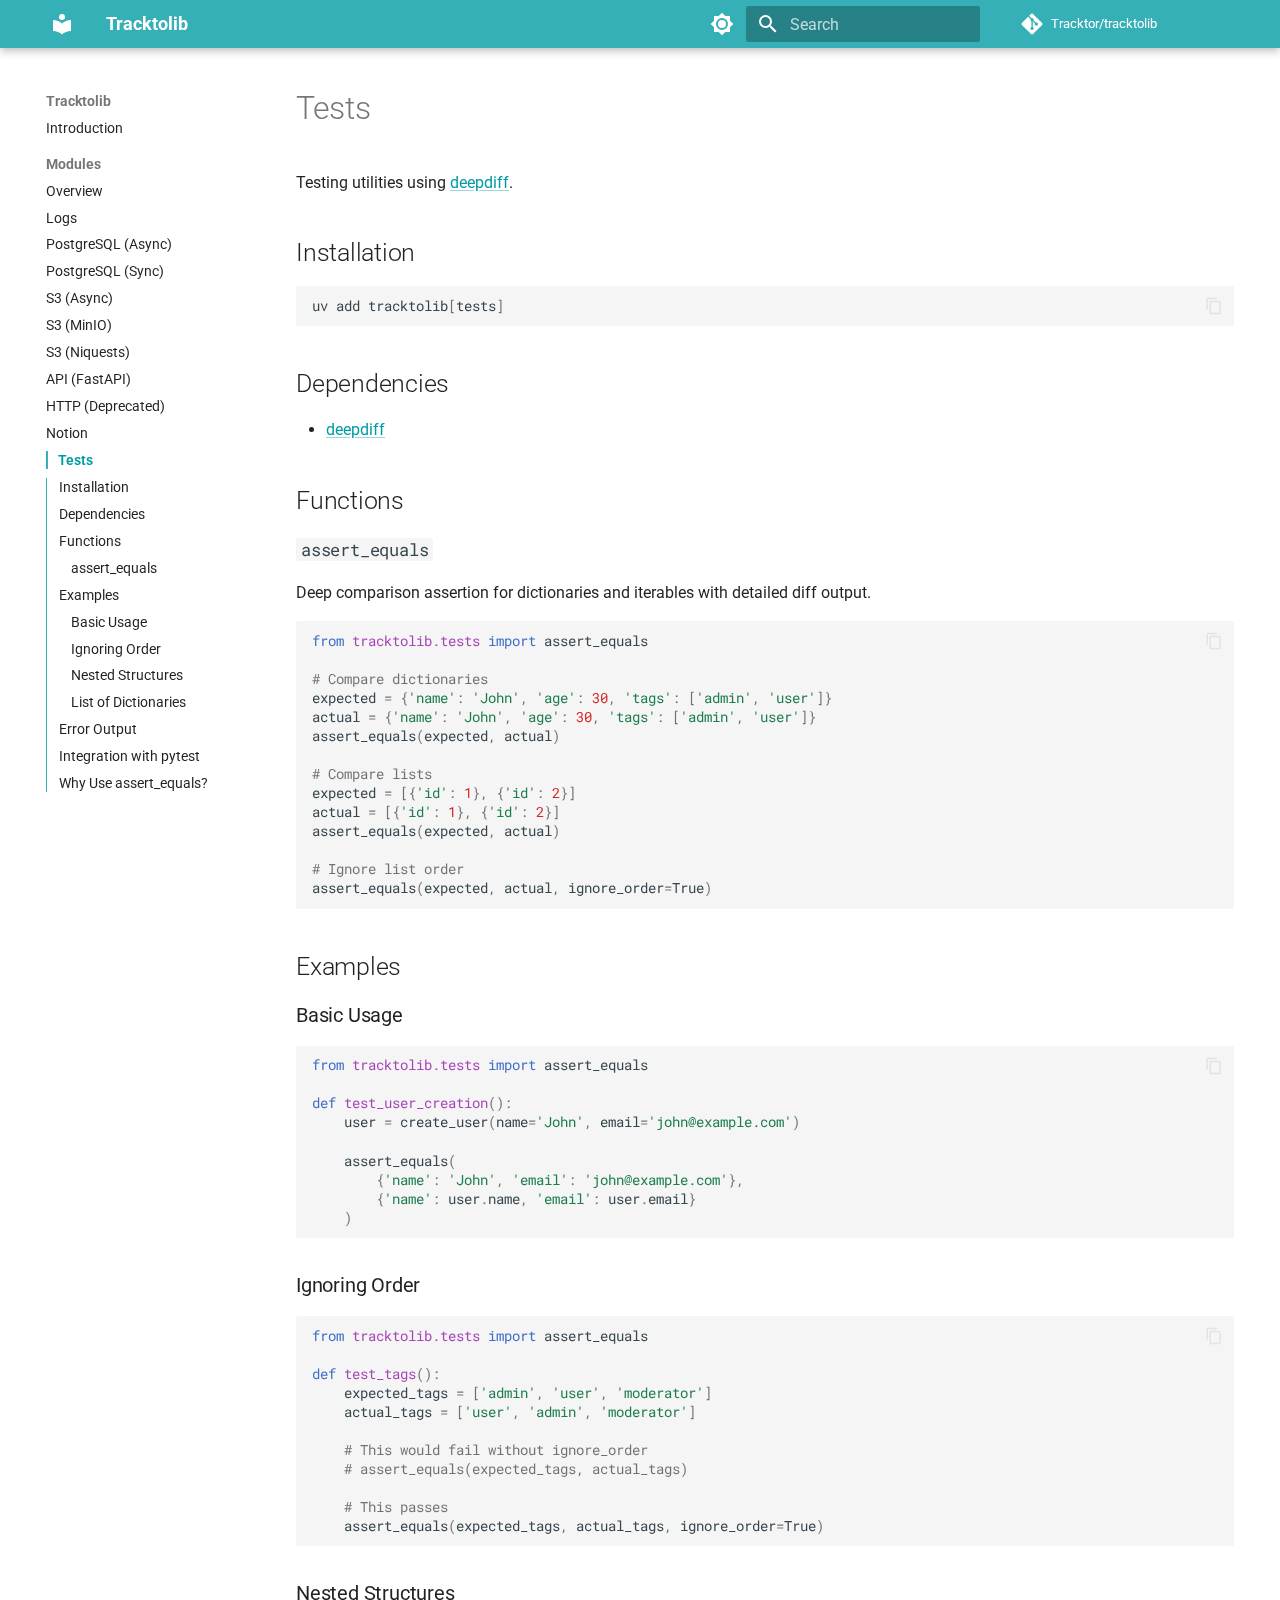
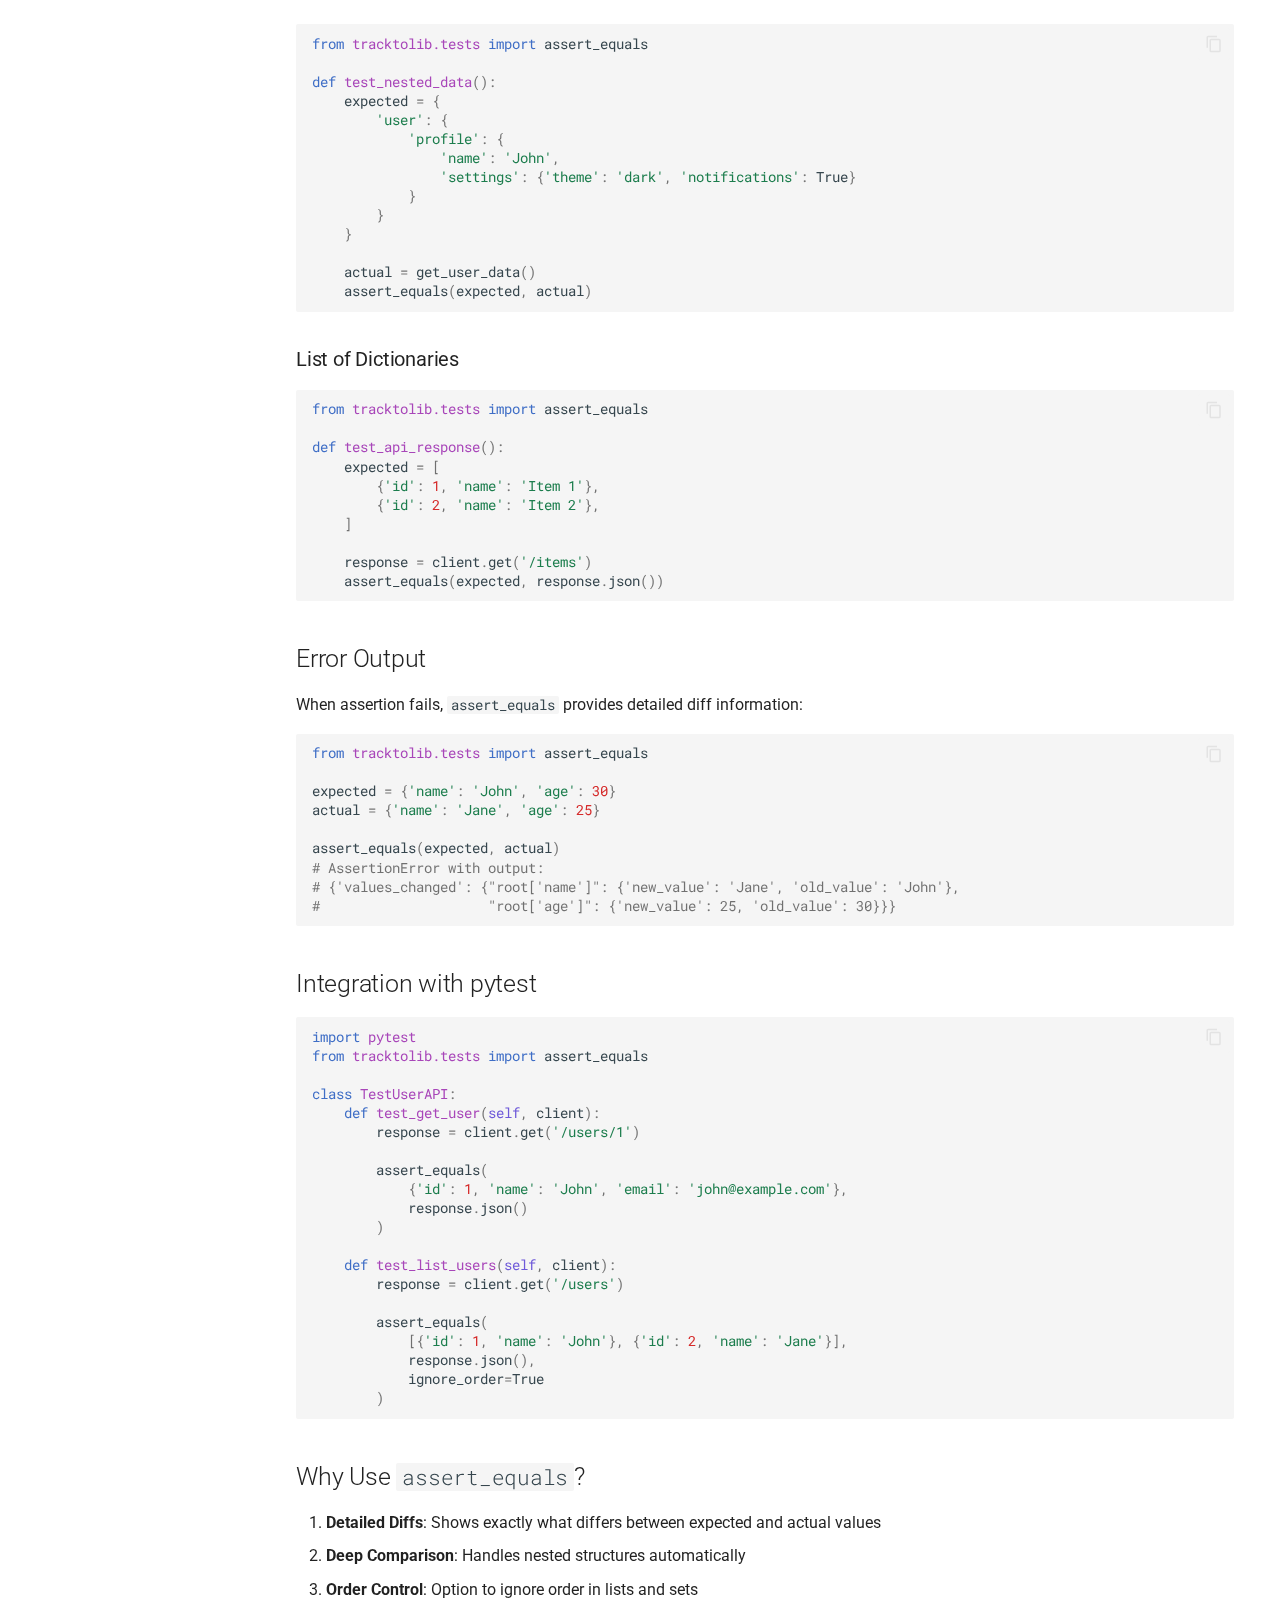
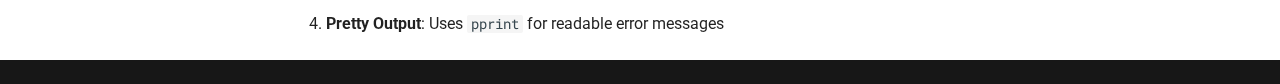
<file: modules/tests/index.html>
<!doctype html>
<html lang="en" class="no-js">
  <head>
    
      <meta charset="utf-8">
      <meta name="viewport" content="width=device-width,initial-scale=1">
      
        <meta name="description" content="Tracktor Swiss-knife Utility library for Python.">
      
      
        <meta name="author" content="Tracktor">
      
      
        <link rel="canonical" href="https://tracktor.github.io/tracktolib/modules/tests/">
      
      
        <link rel="prev" href="../notion/">
      
      
      
        
      
      
      <link rel="icon" href="../../assets/images/favicon.png">
      <meta name="generator" content="mkdocs-1.6.1, mkdocs-material-9.7.1">
    
    
      
        <title>Tests - Tracktolib</title>
      
    
    
      <link rel="stylesheet" href="../../assets/stylesheets/main.484c7ddc.min.css">
      
        
        <link rel="stylesheet" href="../../assets/stylesheets/palette.ab4e12ef.min.css">
      
      


    
    
      
    
    
      
        
        
        <link rel="preconnect" href="https://fonts.gstatic.com" crossorigin>
        <link rel="stylesheet" href="https://fonts.googleapis.com/css?family=Roboto:300,300i,400,400i,700,700i%7CRoboto+Mono:400,400i,700,700i&display=fallback">
        <style>:root{--md-text-font:"Roboto";--md-code-font:"Roboto Mono"}</style>
      
    
    
      <link rel="stylesheet" href="../../stylesheets/extra.css">
    
    <script>__md_scope=new URL("../..",location),__md_hash=e=>[...e].reduce(((e,_)=>(e<<5)-e+_.charCodeAt(0)),0),__md_get=(e,_=localStorage,t=__md_scope)=>JSON.parse(_.getItem(t.pathname+"."+e)),__md_set=(e,_,t=localStorage,a=__md_scope)=>{try{t.setItem(a.pathname+"."+e,JSON.stringify(_))}catch(e){}}</script>
    
      

    
    
  </head>
  
  
    
    
      
    
    
    
    
    <body dir="ltr" data-md-color-scheme="default" data-md-color-primary="custom" data-md-color-accent="teal">
  
    
    <input class="md-toggle" data-md-toggle="drawer" type="checkbox" id="__drawer" autocomplete="off">
    <input class="md-toggle" data-md-toggle="search" type="checkbox" id="__search" autocomplete="off">
    <label class="md-overlay" for="__drawer"></label>
    <div data-md-component="skip">
      
        
        <a href="#tests" class="md-skip">
          Skip to content
        </a>
      
    </div>
    <div data-md-component="announce">
      
    </div>
    
    
      

  

<header class="md-header md-header--shadow" data-md-component="header">
  <nav class="md-header__inner md-grid" aria-label="Header">
    <a href="../.." title="Tracktolib" class="md-header__button md-logo" aria-label="Tracktolib" data-md-component="logo">
      
  
  <svg xmlns="http://www.w3.org/2000/svg" viewBox="0 0 24 24"><path d="M12 8a3 3 0 0 0 3-3 3 3 0 0 0-3-3 3 3 0 0 0-3 3 3 3 0 0 0 3 3m0 3.54C9.64 9.35 6.5 8 3 8v11c3.5 0 6.64 1.35 9 3.54 2.36-2.19 5.5-3.54 9-3.54V8c-3.5 0-6.64 1.35-9 3.54"/></svg>

    </a>
    <label class="md-header__button md-icon" for="__drawer">
      
      <svg xmlns="http://www.w3.org/2000/svg" viewBox="0 0 24 24"><path d="M3 6h18v2H3zm0 5h18v2H3zm0 5h18v2H3z"/></svg>
    </label>
    <div class="md-header__title" data-md-component="header-title">
      <div class="md-header__ellipsis">
        <div class="md-header__topic">
          <span class="md-ellipsis">
            Tracktolib
          </span>
        </div>
        <div class="md-header__topic" data-md-component="header-topic">
          <span class="md-ellipsis">
            
              Tests
            
          </span>
        </div>
      </div>
    </div>
    
      
        <form class="md-header__option" data-md-component="palette">
  
    
    
    
    <input class="md-option" data-md-color-media="(prefers-color-scheme: light)" data-md-color-scheme="default" data-md-color-primary="custom" data-md-color-accent="teal"  aria-label="Switch to dark mode"  type="radio" name="__palette" id="__palette_0">
    
      <label class="md-header__button md-icon" title="Switch to dark mode" for="__palette_1" hidden>
        <svg xmlns="http://www.w3.org/2000/svg" viewBox="0 0 24 24"><path d="M12 8a4 4 0 0 0-4 4 4 4 0 0 0 4 4 4 4 0 0 0 4-4 4 4 0 0 0-4-4m0 10a6 6 0 0 1-6-6 6 6 0 0 1 6-6 6 6 0 0 1 6 6 6 6 0 0 1-6 6m8-9.31V4h-4.69L12 .69 8.69 4H4v4.69L.69 12 4 15.31V20h4.69L12 23.31 15.31 20H20v-4.69L23.31 12z"/></svg>
      </label>
    
  
    
    
    
    <input class="md-option" data-md-color-media="(prefers-color-scheme: dark)" data-md-color-scheme="slate" data-md-color-primary="custom" data-md-color-accent="teal"  aria-label="Switch to light mode"  type="radio" name="__palette" id="__palette_1">
    
      <label class="md-header__button md-icon" title="Switch to light mode" for="__palette_0" hidden>
        <svg xmlns="http://www.w3.org/2000/svg" viewBox="0 0 24 24"><path d="M12 18c-.89 0-1.74-.2-2.5-.55C11.56 16.5 13 14.42 13 12s-1.44-4.5-3.5-5.45C10.26 6.2 11.11 6 12 6a6 6 0 0 1 6 6 6 6 0 0 1-6 6m8-9.31V4h-4.69L12 .69 8.69 4H4v4.69L.69 12 4 15.31V20h4.69L12 23.31 15.31 20H20v-4.69L23.31 12z"/></svg>
      </label>
    
  
</form>
      
    
    
      <script>var palette=__md_get("__palette");if(palette&&palette.color){if("(prefers-color-scheme)"===palette.color.media){var media=matchMedia("(prefers-color-scheme: light)"),input=document.querySelector(media.matches?"[data-md-color-media='(prefers-color-scheme: light)']":"[data-md-color-media='(prefers-color-scheme: dark)']");palette.color.media=input.getAttribute("data-md-color-media"),palette.color.scheme=input.getAttribute("data-md-color-scheme"),palette.color.primary=input.getAttribute("data-md-color-primary"),palette.color.accent=input.getAttribute("data-md-color-accent")}for(var[key,value]of Object.entries(palette.color))document.body.setAttribute("data-md-color-"+key,value)}</script>
    
    
    
      
      
        <label class="md-header__button md-icon" for="__search">
          
          <svg xmlns="http://www.w3.org/2000/svg" viewBox="0 0 24 24"><path d="M9.5 3A6.5 6.5 0 0 1 16 9.5c0 1.61-.59 3.09-1.56 4.23l.27.27h.79l5 5-1.5 1.5-5-5v-.79l-.27-.27A6.52 6.52 0 0 1 9.5 16 6.5 6.5 0 0 1 3 9.5 6.5 6.5 0 0 1 9.5 3m0 2C7 5 5 7 5 9.5S7 14 9.5 14 14 12 14 9.5 12 5 9.5 5"/></svg>
        </label>
        <div class="md-search" data-md-component="search" role="dialog">
  <label class="md-search__overlay" for="__search"></label>
  <div class="md-search__inner" role="search">
    <form class="md-search__form" name="search">
      <input type="text" class="md-search__input" name="query" aria-label="Search" placeholder="Search" autocapitalize="off" autocorrect="off" autocomplete="off" spellcheck="false" data-md-component="search-query" required>
      <label class="md-search__icon md-icon" for="__search">
        
        <svg xmlns="http://www.w3.org/2000/svg" viewBox="0 0 24 24"><path d="M9.5 3A6.5 6.5 0 0 1 16 9.5c0 1.61-.59 3.09-1.56 4.23l.27.27h.79l5 5-1.5 1.5-5-5v-.79l-.27-.27A6.52 6.52 0 0 1 9.5 16 6.5 6.5 0 0 1 3 9.5 6.5 6.5 0 0 1 9.5 3m0 2C7 5 5 7 5 9.5S7 14 9.5 14 14 12 14 9.5 12 5 9.5 5"/></svg>
        
        <svg xmlns="http://www.w3.org/2000/svg" viewBox="0 0 24 24"><path d="M20 11v2H8l5.5 5.5-1.42 1.42L4.16 12l7.92-7.92L13.5 5.5 8 11z"/></svg>
      </label>
      <nav class="md-search__options" aria-label="Search">
        
        <button type="reset" class="md-search__icon md-icon" title="Clear" aria-label="Clear" tabindex="-1">
          
          <svg xmlns="http://www.w3.org/2000/svg" viewBox="0 0 24 24"><path d="M19 6.41 17.59 5 12 10.59 6.41 5 5 6.41 10.59 12 5 17.59 6.41 19 12 13.41 17.59 19 19 17.59 13.41 12z"/></svg>
        </button>
      </nav>
      
        <div class="md-search__suggest" data-md-component="search-suggest"></div>
      
    </form>
    <div class="md-search__output">
      <div class="md-search__scrollwrap" tabindex="0" data-md-scrollfix>
        <div class="md-search-result" data-md-component="search-result">
          <div class="md-search-result__meta">
            Initializing search
          </div>
          <ol class="md-search-result__list" role="presentation"></ol>
        </div>
      </div>
    </div>
  </div>
</div>
      
    
    
      <div class="md-header__source">
        <a href="https://github.com/Tracktor/tracktolib" title="Go to repository" class="md-source" data-md-component="source">
  <div class="md-source__icon md-icon">
    
    <svg xmlns="http://www.w3.org/2000/svg" viewBox="0 0 448 512"><!--! Font Awesome Free 7.1.0 by @fontawesome - https://fontawesome.com License - https://fontawesome.com/license/free (Icons: CC BY 4.0, Fonts: SIL OFL 1.1, Code: MIT License) Copyright 2025 Fonticons, Inc.--><path d="M439.6 236.1 244 40.5c-5.4-5.5-12.8-8.5-20.4-8.5s-15 3-20.4 8.4L162.5 81l51.5 51.5c27.1-9.1 52.7 16.8 43.4 43.7l49.7 49.7c34.2-11.8 61.2 31 35.5 56.7-26.5 26.5-70.2-2.9-56-37.3L240.3 199v121.9c25.3 12.5 22.3 41.8 9.1 55-6.4 6.4-15.2 10.1-24.3 10.1s-17.8-3.6-24.3-10.1c-17.6-17.6-11.1-46.9 11.2-56v-123c-20.8-8.5-24.6-30.7-18.6-45L142.6 101 8.5 235.1C3 240.6 0 247.9 0 255.5s3 15 8.5 20.4l195.6 195.7c5.4 5.4 12.7 8.4 20.4 8.4s15-3 20.4-8.4l194.7-194.7c5.4-5.4 8.4-12.8 8.4-20.4s-3-15-8.4-20.4"/></svg>
  </div>
  <div class="md-source__repository">
    Tracktor/tracktolib
  </div>
</a>
      </div>
    
  </nav>
  
</header>
    
    <div class="md-container" data-md-component="container">
      
      
        
          
        
      
      <main class="md-main" data-md-component="main">
        <div class="md-main__inner md-grid">
          
            
              
              <div class="md-sidebar md-sidebar--primary" data-md-component="sidebar" data-md-type="navigation" >
                <div class="md-sidebar__scrollwrap">
                  <div class="md-sidebar__inner">
                    



  

<nav class="md-nav md-nav--primary md-nav--integrated" aria-label="Navigation" data-md-level="0">
  <label class="md-nav__title" for="__drawer">
    <a href="../.." title="Tracktolib" class="md-nav__button md-logo" aria-label="Tracktolib" data-md-component="logo">
      
  
  <svg xmlns="http://www.w3.org/2000/svg" viewBox="0 0 24 24"><path d="M12 8a3 3 0 0 0 3-3 3 3 0 0 0-3-3 3 3 0 0 0-3 3 3 3 0 0 0 3 3m0 3.54C9.64 9.35 6.5 8 3 8v11c3.5 0 6.64 1.35 9 3.54 2.36-2.19 5.5-3.54 9-3.54V8c-3.5 0-6.64 1.35-9 3.54"/></svg>

    </a>
    Tracktolib
  </label>
  
    <div class="md-nav__source">
      <a href="https://github.com/Tracktor/tracktolib" title="Go to repository" class="md-source" data-md-component="source">
  <div class="md-source__icon md-icon">
    
    <svg xmlns="http://www.w3.org/2000/svg" viewBox="0 0 448 512"><!--! Font Awesome Free 7.1.0 by @fontawesome - https://fontawesome.com License - https://fontawesome.com/license/free (Icons: CC BY 4.0, Fonts: SIL OFL 1.1, Code: MIT License) Copyright 2025 Fonticons, Inc.--><path d="M439.6 236.1 244 40.5c-5.4-5.5-12.8-8.5-20.4-8.5s-15 3-20.4 8.4L162.5 81l51.5 51.5c27.1-9.1 52.7 16.8 43.4 43.7l49.7 49.7c34.2-11.8 61.2 31 35.5 56.7-26.5 26.5-70.2-2.9-56-37.3L240.3 199v121.9c25.3 12.5 22.3 41.8 9.1 55-6.4 6.4-15.2 10.1-24.3 10.1s-17.8-3.6-24.3-10.1c-17.6-17.6-11.1-46.9 11.2-56v-123c-20.8-8.5-24.6-30.7-18.6-45L142.6 101 8.5 235.1C3 240.6 0 247.9 0 255.5s3 15 8.5 20.4l195.6 195.7c5.4 5.4 12.7 8.4 20.4 8.4s15-3 20.4-8.4l194.7-194.7c5.4-5.4 8.4-12.8 8.4-20.4s-3-15-8.4-20.4"/></svg>
  </div>
  <div class="md-source__repository">
    Tracktor/tracktolib
  </div>
</a>
    </div>
  
  <ul class="md-nav__list" data-md-scrollfix>
    
      
      
  
  
  
  
    <li class="md-nav__item">
      <a href="../.." class="md-nav__link">
        
  
  
  <span class="md-ellipsis">
    
  
    Introduction
  

    
  </span>
  
  

      </a>
    </li>
  

    
      
      
  
  
    
  
  
  
    
    
    
    
      
        
        
      
    
    
    <li class="md-nav__item md-nav__item--active md-nav__item--section md-nav__item--nested">
      
        
        
        <input class="md-nav__toggle md-toggle " type="checkbox" id="__nav_2" checked>
        
          
          <label class="md-nav__link" for="__nav_2" id="__nav_2_label" tabindex="">
            
  
  
  <span class="md-ellipsis">
    
  
    Modules
  

    
  </span>
  
  

            <span class="md-nav__icon md-icon"></span>
          </label>
        
        <nav class="md-nav" data-md-level="1" aria-labelledby="__nav_2_label" aria-expanded="true">
          <label class="md-nav__title" for="__nav_2">
            <span class="md-nav__icon md-icon"></span>
            
  
    Modules
  

          </label>
          <ul class="md-nav__list" data-md-scrollfix>
            
              
                
  
  
  
  
    <li class="md-nav__item">
      <a href="../" class="md-nav__link">
        
  
  
  <span class="md-ellipsis">
    
  
    Overview
  

    
  </span>
  
  

      </a>
    </li>
  

              
            
              
                
  
  
  
  
    <li class="md-nav__item">
      <a href="../logs/" class="md-nav__link">
        
  
  
  <span class="md-ellipsis">
    
  
    Logs
  

    
  </span>
  
  

      </a>
    </li>
  

              
            
              
                
  
  
  
  
    <li class="md-nav__item">
      <a href="../pg/" class="md-nav__link">
        
  
  
  <span class="md-ellipsis">
    
  
    PostgreSQL (Async)
  

    
  </span>
  
  

      </a>
    </li>
  

              
            
              
                
  
  
  
  
    <li class="md-nav__item">
      <a href="../pg-sync/" class="md-nav__link">
        
  
  
  <span class="md-ellipsis">
    
  
    PostgreSQL (Sync)
  

    
  </span>
  
  

      </a>
    </li>
  

              
            
              
                
  
  
  
  
    <li class="md-nav__item">
      <a href="../s3/" class="md-nav__link">
        
  
  
  <span class="md-ellipsis">
    
  
    S3 (Async)
  

    
  </span>
  
  

      </a>
    </li>
  

              
            
              
                
  
  
  
  
    <li class="md-nav__item">
      <a href="../s3-minio/" class="md-nav__link">
        
  
  
  <span class="md-ellipsis">
    
  
    S3 (MinIO)
  

    
  </span>
  
  

      </a>
    </li>
  

              
            
              
                
  
  
  
  
    <li class="md-nav__item">
      <a href="../s3-niquests/" class="md-nav__link">
        
  
  
  <span class="md-ellipsis">
    
  
    S3 (Niquests)
  

    
  </span>
  
  

      </a>
    </li>
  

              
            
              
                
  
  
  
  
    <li class="md-nav__item">
      <a href="../api/" class="md-nav__link">
        
  
  
  <span class="md-ellipsis">
    
  
    API (FastAPI)
  

    
  </span>
  
  

      </a>
    </li>
  

              
            
              
                
  
  
  
  
    <li class="md-nav__item">
      <a href="../http/" class="md-nav__link">
        
  
  
  <span class="md-ellipsis">
    
  
    HTTP (Deprecated)
  

    
  </span>
  
  

      </a>
    </li>
  

              
            
              
                
  
  
  
  
    <li class="md-nav__item">
      <a href="../notion/" class="md-nav__link">
        
  
  
  <span class="md-ellipsis">
    
  
    Notion
  

    
  </span>
  
  

      </a>
    </li>
  

              
            
              
                
  
  
    
  
  
  
    <li class="md-nav__item md-nav__item--active">
      
      <input class="md-nav__toggle md-toggle" type="checkbox" id="__toc">
      
      
        
      
      
        <label class="md-nav__link md-nav__link--active" for="__toc">
          
  
  
  <span class="md-ellipsis">
    
  
    Tests
  

    
  </span>
  
  

          <span class="md-nav__icon md-icon"></span>
        </label>
      
      <a href="./" class="md-nav__link md-nav__link--active">
        
  
  
  <span class="md-ellipsis">
    
  
    Tests
  

    
  </span>
  
  

      </a>
      
        

<nav class="md-nav md-nav--secondary" aria-label="Table of contents">
  
  
  
    
  
  
    <label class="md-nav__title" for="__toc">
      <span class="md-nav__icon md-icon"></span>
      Table of contents
    </label>
    <ul class="md-nav__list" data-md-component="toc" data-md-scrollfix>
      
        <li class="md-nav__item">
  <a href="#installation" class="md-nav__link">
    <span class="md-ellipsis">
      
        Installation
      
    </span>
  </a>
  
</li>
      
        <li class="md-nav__item">
  <a href="#dependencies" class="md-nav__link">
    <span class="md-ellipsis">
      
        Dependencies
      
    </span>
  </a>
  
</li>
      
        <li class="md-nav__item">
  <a href="#functions" class="md-nav__link">
    <span class="md-ellipsis">
      
        Functions
      
    </span>
  </a>
  
    <nav class="md-nav" aria-label="Functions">
      <ul class="md-nav__list">
        
          <li class="md-nav__item">
  <a href="#assert_equals" class="md-nav__link">
    <span class="md-ellipsis">
      
        assert_equals
      
    </span>
  </a>
  
</li>
        
      </ul>
    </nav>
  
</li>
      
        <li class="md-nav__item">
  <a href="#examples" class="md-nav__link">
    <span class="md-ellipsis">
      
        Examples
      
    </span>
  </a>
  
    <nav class="md-nav" aria-label="Examples">
      <ul class="md-nav__list">
        
          <li class="md-nav__item">
  <a href="#basic-usage" class="md-nav__link">
    <span class="md-ellipsis">
      
        Basic Usage
      
    </span>
  </a>
  
</li>
        
          <li class="md-nav__item">
  <a href="#ignoring-order" class="md-nav__link">
    <span class="md-ellipsis">
      
        Ignoring Order
      
    </span>
  </a>
  
</li>
        
          <li class="md-nav__item">
  <a href="#nested-structures" class="md-nav__link">
    <span class="md-ellipsis">
      
        Nested Structures
      
    </span>
  </a>
  
</li>
        
          <li class="md-nav__item">
  <a href="#list-of-dictionaries" class="md-nav__link">
    <span class="md-ellipsis">
      
        List of Dictionaries
      
    </span>
  </a>
  
</li>
        
      </ul>
    </nav>
  
</li>
      
        <li class="md-nav__item">
  <a href="#error-output" class="md-nav__link">
    <span class="md-ellipsis">
      
        Error Output
      
    </span>
  </a>
  
</li>
      
        <li class="md-nav__item">
  <a href="#integration-with-pytest" class="md-nav__link">
    <span class="md-ellipsis">
      
        Integration with pytest
      
    </span>
  </a>
  
</li>
      
        <li class="md-nav__item">
  <a href="#why-use-assert_equals" class="md-nav__link">
    <span class="md-ellipsis">
      
        Why Use assert_equals?
      
    </span>
  </a>
  
</li>
      
    </ul>
  
</nav>
      
    </li>
  

              
            
          </ul>
        </nav>
      
    </li>
  

    
  </ul>
</nav>
                  </div>
                </div>
              </div>
            
            
          
          
            <div class="md-content" data-md-component="content">
              
              <article class="md-content__inner md-typeset">
                
                  


  
  


<h1 id="tests">Tests</h1>
<p>Testing utilities using <a href="https://github.com/seperman/deepdiff">deepdiff</a>.</p>
<h2 id="installation">Installation</h2>
<div class="highlight"><pre><span></span><code><a id="__codelineno-0-1" name="__codelineno-0-1" href="#__codelineno-0-1"></a>uv<span class="w"> </span>add<span class="w"> </span>tracktolib<span class="o">[</span>tests<span class="o">]</span>
</code></pre></div>
<h2 id="dependencies">Dependencies</h2>
<ul>
<li><a href="https://github.com/seperman/deepdiff">deepdiff</a></li>
</ul>
<h2 id="functions">Functions</h2>
<h3 id="assert_equals"><code>assert_equals</code></h3>
<p>Deep comparison assertion for dictionaries and iterables with detailed diff output.</p>
<div class="highlight"><pre><span></span><code><a id="__codelineno-1-1" name="__codelineno-1-1" href="#__codelineno-1-1"></a><span class="kn">from</span><span class="w"> </span><span class="nn">tracktolib.tests</span><span class="w"> </span><span class="kn">import</span> <span class="n">assert_equals</span>
<a id="__codelineno-1-2" name="__codelineno-1-2" href="#__codelineno-1-2"></a>
<a id="__codelineno-1-3" name="__codelineno-1-3" href="#__codelineno-1-3"></a><span class="c1"># Compare dictionaries</span>
<a id="__codelineno-1-4" name="__codelineno-1-4" href="#__codelineno-1-4"></a><span class="n">expected</span> <span class="o">=</span> <span class="p">{</span><span class="s1">&#39;name&#39;</span><span class="p">:</span> <span class="s1">&#39;John&#39;</span><span class="p">,</span> <span class="s1">&#39;age&#39;</span><span class="p">:</span> <span class="mi">30</span><span class="p">,</span> <span class="s1">&#39;tags&#39;</span><span class="p">:</span> <span class="p">[</span><span class="s1">&#39;admin&#39;</span><span class="p">,</span> <span class="s1">&#39;user&#39;</span><span class="p">]}</span>
<a id="__codelineno-1-5" name="__codelineno-1-5" href="#__codelineno-1-5"></a><span class="n">actual</span> <span class="o">=</span> <span class="p">{</span><span class="s1">&#39;name&#39;</span><span class="p">:</span> <span class="s1">&#39;John&#39;</span><span class="p">,</span> <span class="s1">&#39;age&#39;</span><span class="p">:</span> <span class="mi">30</span><span class="p">,</span> <span class="s1">&#39;tags&#39;</span><span class="p">:</span> <span class="p">[</span><span class="s1">&#39;admin&#39;</span><span class="p">,</span> <span class="s1">&#39;user&#39;</span><span class="p">]}</span>
<a id="__codelineno-1-6" name="__codelineno-1-6" href="#__codelineno-1-6"></a><span class="n">assert_equals</span><span class="p">(</span><span class="n">expected</span><span class="p">,</span> <span class="n">actual</span><span class="p">)</span>
<a id="__codelineno-1-7" name="__codelineno-1-7" href="#__codelineno-1-7"></a>
<a id="__codelineno-1-8" name="__codelineno-1-8" href="#__codelineno-1-8"></a><span class="c1"># Compare lists</span>
<a id="__codelineno-1-9" name="__codelineno-1-9" href="#__codelineno-1-9"></a><span class="n">expected</span> <span class="o">=</span> <span class="p">[{</span><span class="s1">&#39;id&#39;</span><span class="p">:</span> <span class="mi">1</span><span class="p">},</span> <span class="p">{</span><span class="s1">&#39;id&#39;</span><span class="p">:</span> <span class="mi">2</span><span class="p">}]</span>
<a id="__codelineno-1-10" name="__codelineno-1-10" href="#__codelineno-1-10"></a><span class="n">actual</span> <span class="o">=</span> <span class="p">[{</span><span class="s1">&#39;id&#39;</span><span class="p">:</span> <span class="mi">1</span><span class="p">},</span> <span class="p">{</span><span class="s1">&#39;id&#39;</span><span class="p">:</span> <span class="mi">2</span><span class="p">}]</span>
<a id="__codelineno-1-11" name="__codelineno-1-11" href="#__codelineno-1-11"></a><span class="n">assert_equals</span><span class="p">(</span><span class="n">expected</span><span class="p">,</span> <span class="n">actual</span><span class="p">)</span>
<a id="__codelineno-1-12" name="__codelineno-1-12" href="#__codelineno-1-12"></a>
<a id="__codelineno-1-13" name="__codelineno-1-13" href="#__codelineno-1-13"></a><span class="c1"># Ignore list order</span>
<a id="__codelineno-1-14" name="__codelineno-1-14" href="#__codelineno-1-14"></a><span class="n">assert_equals</span><span class="p">(</span><span class="n">expected</span><span class="p">,</span> <span class="n">actual</span><span class="p">,</span> <span class="n">ignore_order</span><span class="o">=</span><span class="kc">True</span><span class="p">)</span>
</code></pre></div>
<h2 id="examples">Examples</h2>
<h3 id="basic-usage">Basic Usage</h3>
<div class="highlight"><pre><span></span><code><a id="__codelineno-2-1" name="__codelineno-2-1" href="#__codelineno-2-1"></a><span class="kn">from</span><span class="w"> </span><span class="nn">tracktolib.tests</span><span class="w"> </span><span class="kn">import</span> <span class="n">assert_equals</span>
<a id="__codelineno-2-2" name="__codelineno-2-2" href="#__codelineno-2-2"></a>
<a id="__codelineno-2-3" name="__codelineno-2-3" href="#__codelineno-2-3"></a><span class="k">def</span><span class="w"> </span><span class="nf">test_user_creation</span><span class="p">():</span>
<a id="__codelineno-2-4" name="__codelineno-2-4" href="#__codelineno-2-4"></a>    <span class="n">user</span> <span class="o">=</span> <span class="n">create_user</span><span class="p">(</span><span class="n">name</span><span class="o">=</span><span class="s1">&#39;John&#39;</span><span class="p">,</span> <span class="n">email</span><span class="o">=</span><span class="s1">&#39;john@example.com&#39;</span><span class="p">)</span>
<a id="__codelineno-2-5" name="__codelineno-2-5" href="#__codelineno-2-5"></a>
<a id="__codelineno-2-6" name="__codelineno-2-6" href="#__codelineno-2-6"></a>    <span class="n">assert_equals</span><span class="p">(</span>
<a id="__codelineno-2-7" name="__codelineno-2-7" href="#__codelineno-2-7"></a>        <span class="p">{</span><span class="s1">&#39;name&#39;</span><span class="p">:</span> <span class="s1">&#39;John&#39;</span><span class="p">,</span> <span class="s1">&#39;email&#39;</span><span class="p">:</span> <span class="s1">&#39;john@example.com&#39;</span><span class="p">},</span>
<a id="__codelineno-2-8" name="__codelineno-2-8" href="#__codelineno-2-8"></a>        <span class="p">{</span><span class="s1">&#39;name&#39;</span><span class="p">:</span> <span class="n">user</span><span class="o">.</span><span class="n">name</span><span class="p">,</span> <span class="s1">&#39;email&#39;</span><span class="p">:</span> <span class="n">user</span><span class="o">.</span><span class="n">email</span><span class="p">}</span>
<a id="__codelineno-2-9" name="__codelineno-2-9" href="#__codelineno-2-9"></a>    <span class="p">)</span>
</code></pre></div>
<h3 id="ignoring-order">Ignoring Order</h3>
<div class="highlight"><pre><span></span><code><a id="__codelineno-3-1" name="__codelineno-3-1" href="#__codelineno-3-1"></a><span class="kn">from</span><span class="w"> </span><span class="nn">tracktolib.tests</span><span class="w"> </span><span class="kn">import</span> <span class="n">assert_equals</span>
<a id="__codelineno-3-2" name="__codelineno-3-2" href="#__codelineno-3-2"></a>
<a id="__codelineno-3-3" name="__codelineno-3-3" href="#__codelineno-3-3"></a><span class="k">def</span><span class="w"> </span><span class="nf">test_tags</span><span class="p">():</span>
<a id="__codelineno-3-4" name="__codelineno-3-4" href="#__codelineno-3-4"></a>    <span class="n">expected_tags</span> <span class="o">=</span> <span class="p">[</span><span class="s1">&#39;admin&#39;</span><span class="p">,</span> <span class="s1">&#39;user&#39;</span><span class="p">,</span> <span class="s1">&#39;moderator&#39;</span><span class="p">]</span>
<a id="__codelineno-3-5" name="__codelineno-3-5" href="#__codelineno-3-5"></a>    <span class="n">actual_tags</span> <span class="o">=</span> <span class="p">[</span><span class="s1">&#39;user&#39;</span><span class="p">,</span> <span class="s1">&#39;admin&#39;</span><span class="p">,</span> <span class="s1">&#39;moderator&#39;</span><span class="p">]</span>
<a id="__codelineno-3-6" name="__codelineno-3-6" href="#__codelineno-3-6"></a>
<a id="__codelineno-3-7" name="__codelineno-3-7" href="#__codelineno-3-7"></a>    <span class="c1"># This would fail without ignore_order</span>
<a id="__codelineno-3-8" name="__codelineno-3-8" href="#__codelineno-3-8"></a>    <span class="c1"># assert_equals(expected_tags, actual_tags)</span>
<a id="__codelineno-3-9" name="__codelineno-3-9" href="#__codelineno-3-9"></a>
<a id="__codelineno-3-10" name="__codelineno-3-10" href="#__codelineno-3-10"></a>    <span class="c1"># This passes</span>
<a id="__codelineno-3-11" name="__codelineno-3-11" href="#__codelineno-3-11"></a>    <span class="n">assert_equals</span><span class="p">(</span><span class="n">expected_tags</span><span class="p">,</span> <span class="n">actual_tags</span><span class="p">,</span> <span class="n">ignore_order</span><span class="o">=</span><span class="kc">True</span><span class="p">)</span>
</code></pre></div>
<h3 id="nested-structures">Nested Structures</h3>
<div class="highlight"><pre><span></span><code><a id="__codelineno-4-1" name="__codelineno-4-1" href="#__codelineno-4-1"></a><span class="kn">from</span><span class="w"> </span><span class="nn">tracktolib.tests</span><span class="w"> </span><span class="kn">import</span> <span class="n">assert_equals</span>
<a id="__codelineno-4-2" name="__codelineno-4-2" href="#__codelineno-4-2"></a>
<a id="__codelineno-4-3" name="__codelineno-4-3" href="#__codelineno-4-3"></a><span class="k">def</span><span class="w"> </span><span class="nf">test_nested_data</span><span class="p">():</span>
<a id="__codelineno-4-4" name="__codelineno-4-4" href="#__codelineno-4-4"></a>    <span class="n">expected</span> <span class="o">=</span> <span class="p">{</span>
<a id="__codelineno-4-5" name="__codelineno-4-5" href="#__codelineno-4-5"></a>        <span class="s1">&#39;user&#39;</span><span class="p">:</span> <span class="p">{</span>
<a id="__codelineno-4-6" name="__codelineno-4-6" href="#__codelineno-4-6"></a>            <span class="s1">&#39;profile&#39;</span><span class="p">:</span> <span class="p">{</span>
<a id="__codelineno-4-7" name="__codelineno-4-7" href="#__codelineno-4-7"></a>                <span class="s1">&#39;name&#39;</span><span class="p">:</span> <span class="s1">&#39;John&#39;</span><span class="p">,</span>
<a id="__codelineno-4-8" name="__codelineno-4-8" href="#__codelineno-4-8"></a>                <span class="s1">&#39;settings&#39;</span><span class="p">:</span> <span class="p">{</span><span class="s1">&#39;theme&#39;</span><span class="p">:</span> <span class="s1">&#39;dark&#39;</span><span class="p">,</span> <span class="s1">&#39;notifications&#39;</span><span class="p">:</span> <span class="kc">True</span><span class="p">}</span>
<a id="__codelineno-4-9" name="__codelineno-4-9" href="#__codelineno-4-9"></a>            <span class="p">}</span>
<a id="__codelineno-4-10" name="__codelineno-4-10" href="#__codelineno-4-10"></a>        <span class="p">}</span>
<a id="__codelineno-4-11" name="__codelineno-4-11" href="#__codelineno-4-11"></a>    <span class="p">}</span>
<a id="__codelineno-4-12" name="__codelineno-4-12" href="#__codelineno-4-12"></a>
<a id="__codelineno-4-13" name="__codelineno-4-13" href="#__codelineno-4-13"></a>    <span class="n">actual</span> <span class="o">=</span> <span class="n">get_user_data</span><span class="p">()</span>
<a id="__codelineno-4-14" name="__codelineno-4-14" href="#__codelineno-4-14"></a>    <span class="n">assert_equals</span><span class="p">(</span><span class="n">expected</span><span class="p">,</span> <span class="n">actual</span><span class="p">)</span>
</code></pre></div>
<h3 id="list-of-dictionaries">List of Dictionaries</h3>
<div class="highlight"><pre><span></span><code><a id="__codelineno-5-1" name="__codelineno-5-1" href="#__codelineno-5-1"></a><span class="kn">from</span><span class="w"> </span><span class="nn">tracktolib.tests</span><span class="w"> </span><span class="kn">import</span> <span class="n">assert_equals</span>
<a id="__codelineno-5-2" name="__codelineno-5-2" href="#__codelineno-5-2"></a>
<a id="__codelineno-5-3" name="__codelineno-5-3" href="#__codelineno-5-3"></a><span class="k">def</span><span class="w"> </span><span class="nf">test_api_response</span><span class="p">():</span>
<a id="__codelineno-5-4" name="__codelineno-5-4" href="#__codelineno-5-4"></a>    <span class="n">expected</span> <span class="o">=</span> <span class="p">[</span>
<a id="__codelineno-5-5" name="__codelineno-5-5" href="#__codelineno-5-5"></a>        <span class="p">{</span><span class="s1">&#39;id&#39;</span><span class="p">:</span> <span class="mi">1</span><span class="p">,</span> <span class="s1">&#39;name&#39;</span><span class="p">:</span> <span class="s1">&#39;Item 1&#39;</span><span class="p">},</span>
<a id="__codelineno-5-6" name="__codelineno-5-6" href="#__codelineno-5-6"></a>        <span class="p">{</span><span class="s1">&#39;id&#39;</span><span class="p">:</span> <span class="mi">2</span><span class="p">,</span> <span class="s1">&#39;name&#39;</span><span class="p">:</span> <span class="s1">&#39;Item 2&#39;</span><span class="p">},</span>
<a id="__codelineno-5-7" name="__codelineno-5-7" href="#__codelineno-5-7"></a>    <span class="p">]</span>
<a id="__codelineno-5-8" name="__codelineno-5-8" href="#__codelineno-5-8"></a>
<a id="__codelineno-5-9" name="__codelineno-5-9" href="#__codelineno-5-9"></a>    <span class="n">response</span> <span class="o">=</span> <span class="n">client</span><span class="o">.</span><span class="n">get</span><span class="p">(</span><span class="s1">&#39;/items&#39;</span><span class="p">)</span>
<a id="__codelineno-5-10" name="__codelineno-5-10" href="#__codelineno-5-10"></a>    <span class="n">assert_equals</span><span class="p">(</span><span class="n">expected</span><span class="p">,</span> <span class="n">response</span><span class="o">.</span><span class="n">json</span><span class="p">())</span>
</code></pre></div>
<h2 id="error-output">Error Output</h2>
<p>When assertion fails, <code>assert_equals</code> provides detailed diff information:</p>
<div class="highlight"><pre><span></span><code><a id="__codelineno-6-1" name="__codelineno-6-1" href="#__codelineno-6-1"></a><span class="kn">from</span><span class="w"> </span><span class="nn">tracktolib.tests</span><span class="w"> </span><span class="kn">import</span> <span class="n">assert_equals</span>
<a id="__codelineno-6-2" name="__codelineno-6-2" href="#__codelineno-6-2"></a>
<a id="__codelineno-6-3" name="__codelineno-6-3" href="#__codelineno-6-3"></a><span class="n">expected</span> <span class="o">=</span> <span class="p">{</span><span class="s1">&#39;name&#39;</span><span class="p">:</span> <span class="s1">&#39;John&#39;</span><span class="p">,</span> <span class="s1">&#39;age&#39;</span><span class="p">:</span> <span class="mi">30</span><span class="p">}</span>
<a id="__codelineno-6-4" name="__codelineno-6-4" href="#__codelineno-6-4"></a><span class="n">actual</span> <span class="o">=</span> <span class="p">{</span><span class="s1">&#39;name&#39;</span><span class="p">:</span> <span class="s1">&#39;Jane&#39;</span><span class="p">,</span> <span class="s1">&#39;age&#39;</span><span class="p">:</span> <span class="mi">25</span><span class="p">}</span>
<a id="__codelineno-6-5" name="__codelineno-6-5" href="#__codelineno-6-5"></a>
<a id="__codelineno-6-6" name="__codelineno-6-6" href="#__codelineno-6-6"></a><span class="n">assert_equals</span><span class="p">(</span><span class="n">expected</span><span class="p">,</span> <span class="n">actual</span><span class="p">)</span>
<a id="__codelineno-6-7" name="__codelineno-6-7" href="#__codelineno-6-7"></a><span class="c1"># AssertionError with output:</span>
<a id="__codelineno-6-8" name="__codelineno-6-8" href="#__codelineno-6-8"></a><span class="c1"># {&#39;values_changed&#39;: {&quot;root[&#39;name&#39;]&quot;: {&#39;new_value&#39;: &#39;Jane&#39;, &#39;old_value&#39;: &#39;John&#39;},</span>
<a id="__codelineno-6-9" name="__codelineno-6-9" href="#__codelineno-6-9"></a><span class="c1">#                     &quot;root[&#39;age&#39;]&quot;: {&#39;new_value&#39;: 25, &#39;old_value&#39;: 30}}}</span>
</code></pre></div>
<h2 id="integration-with-pytest">Integration with pytest</h2>
<div class="highlight"><pre><span></span><code><a id="__codelineno-7-1" name="__codelineno-7-1" href="#__codelineno-7-1"></a><span class="kn">import</span><span class="w"> </span><span class="nn">pytest</span>
<a id="__codelineno-7-2" name="__codelineno-7-2" href="#__codelineno-7-2"></a><span class="kn">from</span><span class="w"> </span><span class="nn">tracktolib.tests</span><span class="w"> </span><span class="kn">import</span> <span class="n">assert_equals</span>
<a id="__codelineno-7-3" name="__codelineno-7-3" href="#__codelineno-7-3"></a>
<a id="__codelineno-7-4" name="__codelineno-7-4" href="#__codelineno-7-4"></a><span class="k">class</span><span class="w"> </span><span class="nc">TestUserAPI</span><span class="p">:</span>
<a id="__codelineno-7-5" name="__codelineno-7-5" href="#__codelineno-7-5"></a>    <span class="k">def</span><span class="w"> </span><span class="nf">test_get_user</span><span class="p">(</span><span class="bp">self</span><span class="p">,</span> <span class="n">client</span><span class="p">):</span>
<a id="__codelineno-7-6" name="__codelineno-7-6" href="#__codelineno-7-6"></a>        <span class="n">response</span> <span class="o">=</span> <span class="n">client</span><span class="o">.</span><span class="n">get</span><span class="p">(</span><span class="s1">&#39;/users/1&#39;</span><span class="p">)</span>
<a id="__codelineno-7-7" name="__codelineno-7-7" href="#__codelineno-7-7"></a>
<a id="__codelineno-7-8" name="__codelineno-7-8" href="#__codelineno-7-8"></a>        <span class="n">assert_equals</span><span class="p">(</span>
<a id="__codelineno-7-9" name="__codelineno-7-9" href="#__codelineno-7-9"></a>            <span class="p">{</span><span class="s1">&#39;id&#39;</span><span class="p">:</span> <span class="mi">1</span><span class="p">,</span> <span class="s1">&#39;name&#39;</span><span class="p">:</span> <span class="s1">&#39;John&#39;</span><span class="p">,</span> <span class="s1">&#39;email&#39;</span><span class="p">:</span> <span class="s1">&#39;john@example.com&#39;</span><span class="p">},</span>
<a id="__codelineno-7-10" name="__codelineno-7-10" href="#__codelineno-7-10"></a>            <span class="n">response</span><span class="o">.</span><span class="n">json</span><span class="p">()</span>
<a id="__codelineno-7-11" name="__codelineno-7-11" href="#__codelineno-7-11"></a>        <span class="p">)</span>
<a id="__codelineno-7-12" name="__codelineno-7-12" href="#__codelineno-7-12"></a>
<a id="__codelineno-7-13" name="__codelineno-7-13" href="#__codelineno-7-13"></a>    <span class="k">def</span><span class="w"> </span><span class="nf">test_list_users</span><span class="p">(</span><span class="bp">self</span><span class="p">,</span> <span class="n">client</span><span class="p">):</span>
<a id="__codelineno-7-14" name="__codelineno-7-14" href="#__codelineno-7-14"></a>        <span class="n">response</span> <span class="o">=</span> <span class="n">client</span><span class="o">.</span><span class="n">get</span><span class="p">(</span><span class="s1">&#39;/users&#39;</span><span class="p">)</span>
<a id="__codelineno-7-15" name="__codelineno-7-15" href="#__codelineno-7-15"></a>
<a id="__codelineno-7-16" name="__codelineno-7-16" href="#__codelineno-7-16"></a>        <span class="n">assert_equals</span><span class="p">(</span>
<a id="__codelineno-7-17" name="__codelineno-7-17" href="#__codelineno-7-17"></a>            <span class="p">[{</span><span class="s1">&#39;id&#39;</span><span class="p">:</span> <span class="mi">1</span><span class="p">,</span> <span class="s1">&#39;name&#39;</span><span class="p">:</span> <span class="s1">&#39;John&#39;</span><span class="p">},</span> <span class="p">{</span><span class="s1">&#39;id&#39;</span><span class="p">:</span> <span class="mi">2</span><span class="p">,</span> <span class="s1">&#39;name&#39;</span><span class="p">:</span> <span class="s1">&#39;Jane&#39;</span><span class="p">}],</span>
<a id="__codelineno-7-18" name="__codelineno-7-18" href="#__codelineno-7-18"></a>            <span class="n">response</span><span class="o">.</span><span class="n">json</span><span class="p">(),</span>
<a id="__codelineno-7-19" name="__codelineno-7-19" href="#__codelineno-7-19"></a>            <span class="n">ignore_order</span><span class="o">=</span><span class="kc">True</span>
<a id="__codelineno-7-20" name="__codelineno-7-20" href="#__codelineno-7-20"></a>        <span class="p">)</span>
</code></pre></div>
<h2 id="why-use-assert_equals">Why Use <code>assert_equals</code>?</h2>
<ol>
<li><strong>Detailed Diffs</strong>: Shows exactly what differs between expected and actual values</li>
<li><strong>Deep Comparison</strong>: Handles nested structures automatically</li>
<li><strong>Order Control</strong>: Option to ignore order in lists and sets</li>
<li><strong>Pretty Output</strong>: Uses <code>pprint</code> for readable error messages</li>
</ol>







  
  






                
              </article>
            </div>
          
          
<script>var target=document.getElementById(location.hash.slice(1));target&&target.name&&(target.checked=target.name.startsWith("__tabbed_"))</script>
        </div>
        
          <button type="button" class="md-top md-icon" data-md-component="top" hidden>
  
  <svg xmlns="http://www.w3.org/2000/svg" viewBox="0 0 24 24"><path d="M13 20h-2V8l-5.5 5.5-1.42-1.42L12 4.16l7.92 7.92-1.42 1.42L13 8z"/></svg>
  Back to top
</button>
        
      </main>
      
        <footer class="md-footer">
  
  <div class="md-footer-meta md-typeset">
    <div class="md-footer-meta__inner md-grid">
      <div class="md-copyright">
  
  
</div>
      
    </div>
  </div>
</footer>
      
    </div>
    <div class="md-dialog" data-md-component="dialog">
      <div class="md-dialog__inner md-typeset"></div>
    </div>
    
    
    
      
      
      <script id="__config" type="application/json">{"annotate": null, "base": "../..", "features": ["navigation.sections", "navigation.top", "navigation.expand", "search.suggest", "search.highlight", "content.code.copy", "toc.integrate"], "search": "../../assets/javascripts/workers/search.2c215733.min.js", "tags": null, "translations": {"clipboard.copied": "Copied to clipboard", "clipboard.copy": "Copy to clipboard", "search.result.more.one": "1 more on this page", "search.result.more.other": "# more on this page", "search.result.none": "No matching documents", "search.result.one": "1 matching document", "search.result.other": "# matching documents", "search.result.placeholder": "Type to start searching", "search.result.term.missing": "Missing", "select.version": "Select version"}, "version": null}</script>
    
    
      <script src="../../assets/javascripts/bundle.79ae519e.min.js"></script>
      
    
  </body>
</html>
</file>
<file: stylesheets/extra.css>
:root {
  --md-primary-fg-color:        #35B0B7;
  --md-primary-fg-color--light: #50c6ce;
  --md-primary-fg-color--dark:  #009CA6;
  --md-accent-fg-color:         #35B0B7;
}

/* Header styling with Secondary color */
.md-header {
  background-color: #35B0B7;
}

/* Make the header smaller */
.md-header {
  height: 2.4rem;
}

.md-header__inner {
  padding: 0 0.4rem;
}

.md-header__button.md-logo img {
  height: 1.6rem;
}

/* Adjust main content top padding to match smaller header */
.md-main__inner {
  margin-top: 1rem;
}

/* Hide the search bar on very small headers or adjust it */
.md-search__inner {
  padding-top: 0.1rem;
}

/* Make navigation links more visible */
.md-nav__link--active,
.md-nav__link:hover {
  border-left: 2px solid #35B0B7;
  padding-left: 0.5rem;
}

.md-nav__link--active {
  font-weight: 600;
}

/* Light mode: use dark text for active nav */
[data-md-color-scheme="default"] .md-nav__link--active {
  color: #009CA6 !important;
}

/* Dark mode: use light teal for active nav */
[data-md-color-scheme="slate"] .md-nav__link--active {
  color: #50c6ce !important;
}

/* Content links - more visible */
.md-content a:not(.md-button):not(.md-source) {
  color: #009CA6;
  text-decoration: underline;
  text-decoration-color: rgba(0, 156, 166, 0.4);
  text-underline-offset: 2px;
}

.md-content a:not(.md-button):not(.md-source):hover {
  color: #35B0B7;
  text-decoration-color: #35B0B7;
}

/* Dark mode content links */
[data-md-color-scheme="slate"] .md-content a:not(.md-button):not(.md-source) {
  color: #50c6ce;
  text-decoration-color: rgba(80, 198, 206, 0.4);
}

[data-md-color-scheme="slate"] .md-content a:not(.md-button):not(.md-source):hover {
  color: #35B0B7;
  text-decoration-color: #35B0B7;
}

/* Code links */
.md-content a code {
  color: inherit;
}

/* Highlighted links (secondary accent) */
.highlight-link {
  color: #35B0B7 !important;
  font-weight: 500;
}
.highlight-link:hover {
  color: #50c6ce !important;
}

/* Tabs styling */
.md-typeset .tabbed-labels > label {
  color: #009CA6;
}

.md-typeset .tabbed-labels > label:hover {
  color: #35B0B7;
}

/* Admonition styling */
.md-typeset .admonition.warning,
.md-typeset details.warning {
  border-color: #FEA727;
}

.md-typeset .warning > .admonition-title,
.md-typeset .warning > summary {
  background-color: rgba(254, 167, 39, 0.1);
}
</file>
<file: assets/stylesheets/main.484c7ddc.min.css>
@charset "UTF-8";html{-webkit-text-size-adjust:none;-moz-text-size-adjust:none;text-size-adjust:none;box-sizing:border-box}*,:after,:before{box-sizing:inherit}@media (prefers-reduced-motion){*,:after,:before{transition:none!important}}body{margin:0}a,button,input,label{-webkit-tap-highlight-color:transparent}a{color:inherit;text-decoration:none}hr{border:0;box-sizing:initial;display:block;height:.05rem;overflow:visible;padding:0}small{font-size:80%}sub,sup{line-height:1em}img{border-style:none}table{border-collapse:initial;border-spacing:0}td,th{font-weight:400;vertical-align:top}button{background:#0000;border:0;font-family:inherit;font-size:inherit;margin:0;padding:0}input{border:0;outline:none}:root{--md-primary-fg-color:#4051b5;--md-primary-fg-color--light:#5d6cc0;--md-primary-fg-color--dark:#303fa1;--md-primary-bg-color:#fff;--md-primary-bg-color--light:#ffffffb3;--md-accent-fg-color:#526cfe;--md-accent-fg-color--transparent:#526cfe1a;--md-accent-bg-color:#fff;--md-accent-bg-color--light:#ffffffb3}[data-md-color-scheme=default]{color-scheme:light}[data-md-color-scheme=default] img[src$="#gh-dark-mode-only"],[data-md-color-scheme=default] img[src$="#only-dark"]{display:none}:root,[data-md-color-scheme=default]{--md-hue:225deg;--md-default-fg-color:#000000de;--md-default-fg-color--light:#0000008a;--md-default-fg-color--lighter:#00000052;--md-default-fg-color--lightest:#00000012;--md-default-bg-color:#fff;--md-default-bg-color--light:#ffffffb3;--md-default-bg-color--lighter:#ffffff4d;--md-default-bg-color--lightest:#ffffff1f;--md-code-fg-color:#36464e;--md-code-bg-color:#f5f5f5;--md-code-bg-color--light:#f5f5f5b3;--md-code-bg-color--lighter:#f5f5f54d;--md-code-hl-color:#4287ff;--md-code-hl-color--light:#4287ff1a;--md-code-hl-number-color:#d52a2a;--md-code-hl-special-color:#db1457;--md-code-hl-function-color:#a846b9;--md-code-hl-constant-color:#6e59d9;--md-code-hl-keyword-color:#3f6ec6;--md-code-hl-string-color:#1c7d4d;--md-code-hl-name-color:var(--md-code-fg-color);--md-code-hl-operator-color:var(--md-default-fg-color--light);--md-code-hl-punctuation-color:var(--md-default-fg-color--light);--md-code-hl-comment-color:var(--md-default-fg-color--light);--md-code-hl-generic-color:var(--md-default-fg-color--light);--md-code-hl-variable-color:var(--md-default-fg-color--light);--md-typeset-color:var(--md-default-fg-color);--md-typeset-a-color:var(--md-primary-fg-color);--md-typeset-del-color:#f5503d26;--md-typeset-ins-color:#0bd57026;--md-typeset-kbd-color:#fafafa;--md-typeset-kbd-accent-color:#fff;--md-typeset-kbd-border-color:#b8b8b8;--md-typeset-mark-color:#ffff0080;--md-typeset-table-color:#0000001f;--md-typeset-table-color--light:rgba(0,0,0,.035);--md-admonition-fg-color:var(--md-default-fg-color);--md-admonition-bg-color:var(--md-default-bg-color);--md-warning-fg-color:#000000de;--md-warning-bg-color:#ff9;--md-footer-fg-color:#fff;--md-footer-fg-color--light:#ffffffb3;--md-footer-fg-color--lighter:#ffffff73;--md-footer-bg-color:#000000de;--md-footer-bg-color--dark:#00000052;--md-shadow-z1:0 0.2rem 0.5rem #0000000d,0 0 0.05rem #0000001a;--md-shadow-z2:0 0.2rem 0.5rem #0000001a,0 0 0.05rem #00000040;--md-shadow-z3:0 0.2rem 0.5rem #0003,0 0 0.05rem #00000059}.md-icon svg{fill:currentcolor;display:block;height:1.2rem;width:1.2rem}body{-webkit-font-smoothing:antialiased;-moz-osx-font-smoothing:grayscale;--md-text-font-family:var(--md-text-font,_),-apple-system,BlinkMacSystemFont,Helvetica,Arial,sans-serif;--md-code-font-family:var(--md-code-font,_),SFMono-Regular,Consolas,Menlo,monospace}aside,body,input{font-feature-settings:"kern","liga";color:var(--md-typeset-color);font-family:var(--md-text-font-family)}code,kbd,pre{font-feature-settings:"kern";font-family:var(--md-code-font-family)}:root{--md-typeset-table-sort-icon:url('data:image/svg+xml;charset=utf-8,<svg xmlns="http://www.w3.org/2000/svg" viewBox="0 0 24 24"><path d="m18 21-4-4h3V7h-3l4-4 4 4h-3v10h3M2 19v-2h10v2M2 13v-2h7v2M2 7V5h4v2z"/></svg>');--md-typeset-table-sort-icon--asc:url('data:image/svg+xml;charset=utf-8,<svg xmlns="http://www.w3.org/2000/svg" viewBox="0 0 24 24"><path d="M19 17h3l-4 4-4-4h3V3h2M2 17h10v2H2M6 5v2H2V5m0 6h7v2H2z"/></svg>');--md-typeset-table-sort-icon--desc:url('data:image/svg+xml;charset=utf-8,<svg xmlns="http://www.w3.org/2000/svg" viewBox="0 0 24 24"><path d="M19 7h3l-4-4-4 4h3v14h2M2 17h10v2H2M6 5v2H2V5m0 6h7v2H2z"/></svg>')}.md-typeset{-webkit-print-color-adjust:exact;color-adjust:exact;font-size:.8rem;line-height:1.6;overflow-wrap:break-word}@media print{.md-typeset{font-size:.68rem}}.md-typeset blockquote,.md-typeset dl,.md-typeset figure,.md-typeset ol,.md-typeset pre,.md-typeset ul{margin-bottom:1em;margin-top:1em}.md-typeset h1{color:var(--md-default-fg-color--light);font-size:2em;line-height:1.3;margin:0 0 1.25em}.md-typeset h1,.md-typeset h2{font-weight:300;letter-spacing:-.01em}.md-typeset h2{font-size:1.5625em;line-height:1.4;margin:1.6em 0 .64em}.md-typeset h3{font-size:1.25em;font-weight:400;letter-spacing:-.01em;line-height:1.5;margin:1.6em 0 .8em}.md-typeset h2+h3{margin-top:.8em}.md-typeset h4{font-weight:700;letter-spacing:-.01em;margin:1em 0}.md-typeset h5,.md-typeset h6{color:var(--md-default-fg-color--light);font-size:.8em;font-weight:700;letter-spacing:-.01em;margin:1.25em 0}.md-typeset h5{text-transform:uppercase}.md-typeset h5 code{text-transform:none}.md-typeset hr{border-bottom:.05rem solid var(--md-default-fg-color--lightest);display:flow-root;margin:1.5em 0}.md-typeset a{color:var(--md-typeset-a-color);word-break:break-word}.md-typeset a,.md-typeset a:before{transition:color 125ms}.md-typeset a:focus,.md-typeset a:hover{color:var(--md-accent-fg-color)}.md-typeset a:focus code,.md-typeset a:hover code{background-color:var(--md-accent-fg-color--transparent);color:var(--md-accent-fg-color)}.md-typeset a code{color:var(--md-typeset-a-color)}.md-typeset a.focus-visible{outline-color:var(--md-accent-fg-color);outline-offset:.2rem}.md-typeset code,.md-typeset kbd,.md-typeset pre{color:var(--md-code-fg-color);direction:ltr;font-variant-ligatures:none;transition:background-color 125ms}@media print{.md-typeset code,.md-typeset kbd,.md-typeset pre{white-space:pre-wrap}}.md-typeset code{background-color:var(--md-code-bg-color);border-radius:.1rem;-webkit-box-decoration-break:clone;box-decoration-break:clone;font-size:.85em;padding:0 .2941176471em;transition:color 125ms,background-color 125ms;word-break:break-word}.md-typeset code:not(.focus-visible){-webkit-tap-highlight-color:transparent;outline:none}.md-typeset pre{display:flow-root;line-height:1.4;position:relative}.md-typeset pre>code{-webkit-box-decoration-break:slice;box-decoration-break:slice;box-shadow:none;display:block;margin:0;outline-color:var(--md-accent-fg-color);overflow:auto;padding:.7720588235em 1.1764705882em;scrollbar-color:var(--md-default-fg-color--lighter) #0000;scrollbar-width:thin;touch-action:auto;word-break:normal}.md-typeset pre>code:hover{scrollbar-color:var(--md-accent-fg-color) #0000}.md-typeset pre>code::-webkit-scrollbar{height:.2rem;width:.2rem}.md-typeset pre>code::-webkit-scrollbar-thumb{background-color:var(--md-default-fg-color--lighter)}.md-typeset pre>code::-webkit-scrollbar-thumb:hover{background-color:var(--md-accent-fg-color)}.md-typeset kbd{background-color:var(--md-typeset-kbd-color);border-radius:.1rem;box-shadow:0 .1rem 0 .05rem var(--md-typeset-kbd-border-color),0 .1rem 0 var(--md-typeset-kbd-border-color),0 -.1rem .2rem var(--md-typeset-kbd-accent-color) inset;color:var(--md-default-fg-color);display:inline-block;font-size:.75em;padding:0 .6666666667em;vertical-align:text-top;word-break:break-word}.md-typeset mark{background-color:var(--md-typeset-mark-color);-webkit-box-decoration-break:clone;box-decoration-break:clone;color:inherit;word-break:break-word}.md-typeset abbr{cursor:help;text-decoration:none}.md-typeset [data-preview],.md-typeset abbr{border-bottom:.05rem dotted var(--md-default-fg-color--light)}.md-typeset small{opacity:.75}[dir=ltr] .md-typeset sub,[dir=ltr] .md-typeset sup{margin-left:.078125em}[dir=rtl] .md-typeset sub,[dir=rtl] .md-typeset sup{margin-right:.078125em}[dir=ltr] .md-typeset blockquote{padding-left:.6rem}[dir=rtl] .md-typeset blockquote{padding-right:.6rem}[dir=ltr] .md-typeset blockquote{border-left:.2rem solid var(--md-default-fg-color--lighter)}[dir=rtl] .md-typeset blockquote{border-right:.2rem solid var(--md-default-fg-color--lighter)}.md-typeset blockquote{color:var(--md-default-fg-color--light);margin-left:0;margin-right:0}.md-typeset ul{list-style-type:disc}.md-typeset ul[type]{list-style-type:revert-layer}[dir=ltr] .md-typeset ol,[dir=ltr] .md-typeset ul{margin-left:.625em}[dir=rtl] .md-typeset ol,[dir=rtl] .md-typeset ul{margin-right:.625em}.md-typeset ol,.md-typeset ul{padding:0}.md-typeset ol:not([hidden]),.md-typeset ul:not([hidden]){display:flow-root}.md-typeset ol ol,.md-typeset ul ol{list-style-type:lower-alpha}.md-typeset ol ol ol,.md-typeset ul ol ol{list-style-type:lower-roman}.md-typeset ol ol ol ol,.md-typeset ul ol ol ol{list-style-type:upper-alpha}.md-typeset ol ol ol ol ol,.md-typeset ul ol ol ol ol{list-style-type:upper-roman}.md-typeset ol[type],.md-typeset ul[type]{list-style-type:revert-layer}[dir=ltr] .md-typeset ol li,[dir=ltr] .md-typeset ul li{margin-left:1.25em}[dir=rtl] .md-typeset ol li,[dir=rtl] .md-typeset ul li{margin-right:1.25em}.md-typeset ol li,.md-typeset ul li{margin-bottom:.5em}.md-typeset ol li blockquote,.md-typeset ol li p,.md-typeset ul li blockquote,.md-typeset ul li p{margin:.5em 0}.md-typeset ol li:last-child,.md-typeset ul li:last-child{margin-bottom:0}[dir=ltr] .md-typeset ol li ol,[dir=ltr] .md-typeset ol li ul,[dir=ltr] .md-typeset ul li ol,[dir=ltr] .md-typeset ul li ul{margin-left:.625em}[dir=rtl] .md-typeset ol li ol,[dir=rtl] .md-typeset ol li ul,[dir=rtl] .md-typeset ul li ol,[dir=rtl] .md-typeset ul li ul{margin-right:.625em}.md-typeset ol li ol,.md-typeset ol li ul,.md-typeset ul li ol,.md-typeset ul li ul{margin-bottom:.5em;margin-top:.5em}[dir=ltr] .md-typeset dd{margin-left:1.875em}[dir=rtl] .md-typeset dd{margin-right:1.875em}.md-typeset dd{margin-bottom:1.5em;margin-top:1em}.md-typeset img,.md-typeset svg,.md-typeset video{height:auto;max-width:100%}.md-typeset img[align=left]{margin:1em 1em 1em 0}.md-typeset img[align=right]{margin:1em 0 1em 1em}.md-typeset img[align]:only-child{margin-top:0}.md-typeset figure{display:flow-root;margin:1em auto;max-width:100%;text-align:center;width:fit-content}.md-typeset figure img{display:block;margin:0 auto}.md-typeset figcaption{font-style:italic;margin:1em auto;max-width:24rem}.md-typeset iframe{max-width:100%}.md-typeset table:not([class]){background-color:var(--md-default-bg-color);border:.05rem solid var(--md-typeset-table-color);border-radius:.1rem;display:inline-block;font-size:.64rem;max-width:100%;overflow:auto;touch-action:auto}@media print{.md-typeset table:not([class]){display:table}}.md-typeset table:not([class])+*{margin-top:1.5em}.md-typeset table:not([class]) td>:first-child,.md-typeset table:not([class]) th>:first-child{margin-top:0}.md-typeset table:not([class]) td>:last-child,.md-typeset table:not([class]) th>:last-child{margin-bottom:0}.md-typeset table:not([class]) td:not([align]),.md-typeset table:not([class]) th:not([align]){text-align:left}[dir=rtl] .md-typeset table:not([class]) td:not([align]),[dir=rtl] .md-typeset table:not([class]) th:not([align]){text-align:right}.md-typeset table:not([class]) th{font-weight:700;min-width:5rem;padding:.9375em 1.25em;vertical-align:top}.md-typeset table:not([class]) td{border-top:.05rem solid var(--md-typeset-table-color);padding:.9375em 1.25em;vertical-align:top}.md-typeset table:not([class]) tbody tr{transition:background-color 125ms}.md-typeset table:not([class]) tbody tr:hover{background-color:var(--md-typeset-table-color--light);box-shadow:0 .05rem 0 var(--md-default-bg-color) inset}.md-typeset table:not([class]) a{word-break:normal}.md-typeset table th[role=columnheader]{cursor:pointer}[dir=ltr] .md-typeset table th[role=columnheader]:after{margin-left:.5em}[dir=rtl] .md-typeset table th[role=columnheader]:after{margin-right:.5em}.md-typeset table th[role=columnheader]:after{content:"";display:inline-block;height:1.2em;-webkit-mask-image:var(--md-typeset-table-sort-icon);mask-image:var(--md-typeset-table-sort-icon);-webkit-mask-repeat:no-repeat;mask-repeat:no-repeat;-webkit-mask-size:contain;mask-size:contain;transition:background-color 125ms;vertical-align:text-bottom;width:1.2em}.md-typeset table th[role=columnheader]:hover:after{background-color:var(--md-default-fg-color--lighter)}.md-typeset table th[role=columnheader][aria-sort=ascending]:after{background-color:var(--md-default-fg-color--light);-webkit-mask-image:var(--md-typeset-table-sort-icon--asc);mask-image:var(--md-typeset-table-sort-icon--asc)}.md-typeset table th[role=columnheader][aria-sort=descending]:after{background-color:var(--md-default-fg-color--light);-webkit-mask-image:var(--md-typeset-table-sort-icon--desc);mask-image:var(--md-typeset-table-sort-icon--desc)}.md-typeset__scrollwrap{margin:1em -.8rem;overflow-x:auto;touch-action:auto}.md-typeset__table{display:inline-block;margin-bottom:.5em;padding:0 .8rem}@media print{.md-typeset__table{display:block}}html .md-typeset__table table{display:table;margin:0;overflow:hidden;width:100%}@media screen and (max-width:44.984375em){.md-content__inner>pre{margin:1em -.8rem}.md-content__inner>pre code{border-radius:0}}.md-typeset .md-author{border-radius:100%;display:block;flex-shrink:0;height:1.6rem;overflow:hidden;position:relative;transition:color 125ms,transform 125ms;width:1.6rem}.md-typeset .md-author img{display:block}.md-typeset .md-author--more{background:var(--md-default-fg-color--lightest);color:var(--md-default-fg-color--lighter);font-size:.6rem;font-weight:700;line-height:1.6rem;text-align:center}.md-typeset .md-author--long{height:2.4rem;width:2.4rem}.md-typeset a.md-author{transform:scale(1)}.md-typeset a.md-author img{border-radius:100%;filter:grayscale(100%) opacity(75%);transition:filter 125ms}.md-typeset a.md-author:focus,.md-typeset a.md-author:hover{transform:scale(1.1);z-index:1}.md-typeset a.md-author:focus img,.md-typeset a.md-author:hover img{filter:grayscale(0)}.md-banner{background-color:var(--md-footer-bg-color);color:var(--md-footer-fg-color);overflow:auto}@media print{.md-banner{display:none}}.md-banner--warning{background-color:var(--md-warning-bg-color);color:var(--md-warning-fg-color)}.md-banner__inner{font-size:.7rem;margin:.6rem auto;padding:0 .8rem}[dir=ltr] .md-banner__button{float:right}[dir=rtl] .md-banner__button{float:left}.md-banner__button{color:inherit;cursor:pointer;transition:opacity .25s}.no-js .md-banner__button{display:none}.md-banner__button:hover{opacity:.7}html{font-size:125%;height:100%;overflow-x:hidden}@media screen and (min-width:100em){html{font-size:137.5%}}@media screen and (min-width:125em){html{font-size:150%}}body{background-color:var(--md-default-bg-color);display:flex;flex-direction:column;font-size:.5rem;min-height:100%;position:relative;width:100%}@media print{body{display:block}}@media screen and (max-width:59.984375em){body[data-md-scrolllock]{position:fixed}}.md-grid{margin-left:auto;margin-right:auto;max-width:61rem}.md-container{display:flex;flex-direction:column;flex-grow:1}@media print{.md-container{display:block}}.md-main{flex-grow:1}.md-main__inner{display:flex;height:100%;margin-top:1.5rem}.md-ellipsis{overflow:hidden;text-overflow:ellipsis}.md-toggle{display:none}.md-option{height:0;opacity:0;position:absolute;width:0}.md-option:checked+label:not([hidden]){display:block}.md-option.focus-visible+label{outline-color:var(--md-accent-fg-color);outline-style:auto}.md-skip{background-color:var(--md-default-fg-color);border-radius:.1rem;color:var(--md-default-bg-color);font-size:.64rem;margin:.5rem;opacity:0;outline-color:var(--md-accent-fg-color);padding:.3rem .5rem;position:fixed;transform:translateY(.4rem);z-index:-1}.md-skip:focus{opacity:1;transform:translateY(0);transition:transform .25s cubic-bezier(.4,0,.2,1),opacity 175ms 75ms;z-index:10}@page{margin:25mm}:root{--md-clipboard-icon:url('data:image/svg+xml;charset=utf-8,<svg xmlns="http://www.w3.org/2000/svg" viewBox="0 0 24 24"><path d="M19 21H8V7h11m0-2H8a2 2 0 0 0-2 2v14a2 2 0 0 0 2 2h11a2 2 0 0 0 2-2V7a2 2 0 0 0-2-2m-3-4H4a2 2 0 0 0-2 2v14h2V3h12z"/></svg>')}.md-clipboard{border-radius:.1rem;color:var(--md-default-fg-color--lightest);cursor:pointer;height:1.5em;outline-color:var(--md-accent-fg-color);outline-offset:.1rem;transition:color .25s;width:1.5em;z-index:1}@media print{.md-clipboard{display:none}}.md-clipboard:not(.focus-visible){-webkit-tap-highlight-color:transparent;outline:none}:hover>.md-clipboard{color:var(--md-default-fg-color--light)}.md-clipboard:focus,.md-clipboard:hover{color:var(--md-accent-fg-color)}.md-clipboard:after{background-color:currentcolor;content:"";display:block;height:1.125em;margin:0 auto;-webkit-mask-image:var(--md-clipboard-icon);mask-image:var(--md-clipboard-icon);-webkit-mask-position:center;mask-position:center;-webkit-mask-repeat:no-repeat;mask-repeat:no-repeat;-webkit-mask-size:contain;mask-size:contain;width:1.125em}.md-clipboard--inline{cursor:pointer}.md-clipboard--inline code{transition:color .25s,background-color .25s}.md-clipboard--inline:focus code,.md-clipboard--inline:hover code{background-color:var(--md-accent-fg-color--transparent);color:var(--md-accent-fg-color)}:root{--md-code-select-icon:url('data:image/svg+xml;charset=utf-8,<svg xmlns="http://www.w3.org/2000/svg" viewBox="0 0 24 24"><path d="M19 19h-4v2h4c1.1 0 2-.9 2-2v-4h-2m0-12h-4v2h4v4h2V5c0-1.1-.9-2-2-2M5 5h4V3H5c-1.1 0-2 .9-2 2v4h2m0 6H3v4c0 1.1.9 2 2 2h4v-2H5zm2-4h2v2H7zm4 0h2v2h-2zm4 0h2v2h-2zM7 7h2v2H7zm4 0h2v2h-2zm4 0h2v2h-2zm-8 8h2v2H7zm4 0h2v2h-2zm4 0h2v2h-2z"/></svg>');--md-code-copy-icon:url('data:image/svg+xml;charset=utf-8,<svg xmlns="http://www.w3.org/2000/svg" viewBox="0 0 24 24"><path d="M19 21H8V7h11m0-2H8a2 2 0 0 0-2 2v14a2 2 0 0 0 2 2h11a2 2 0 0 0 2-2V7a2 2 0 0 0-2-2m-3-4H4a2 2 0 0 0-2 2v14h2V3h12z"/></svg>')}.md-typeset .md-code__content{display:grid}.md-code__nav{background-color:var(--md-code-bg-color--lighter);border-radius:.1rem;display:flex;gap:.2rem;padding:.2rem;position:absolute;right:.25em;top:.25em;transition:background-color .25s;z-index:1}:hover>.md-code__nav{background-color:var(--md-code-bg-color--light)}.md-code__button{color:var(--md-default-fg-color--lightest);cursor:pointer;display:block;height:1.5em;outline-color:var(--md-accent-fg-color);outline-offset:.1rem;transition:color .25s;width:1.5em}:hover>*>.md-code__button{color:var(--md-default-fg-color--light)}.md-code__button.focus-visible,.md-code__button:hover{color:var(--md-accent-fg-color)}.md-code__button--active{color:var(--md-default-fg-color)!important}.md-code__button:after{background-color:currentcolor;content:"";display:block;height:1.125em;margin:0 auto;-webkit-mask-position:center;mask-position:center;-webkit-mask-repeat:no-repeat;mask-repeat:no-repeat;-webkit-mask-size:contain;mask-size:contain;width:1.125em}.md-code__button[data-md-type=select]:after{-webkit-mask-image:var(--md-code-select-icon);mask-image:var(--md-code-select-icon)}.md-code__button[data-md-type=copy]:after{-webkit-mask-image:var(--md-code-copy-icon);mask-image:var(--md-code-copy-icon)}@keyframes consent{0%{opacity:0;transform:translateY(100%)}to{opacity:1;transform:translateY(0)}}@keyframes overlay{0%{opacity:0}to{opacity:1}}.md-consent__overlay{animation:overlay .25s both;-webkit-backdrop-filter:blur(.1rem);backdrop-filter:blur(.1rem);background-color:#0000008a;height:100%;opacity:1;position:fixed;top:0;width:100%;z-index:5}.md-consent__inner{animation:consent .5s cubic-bezier(.1,.7,.1,1) both;background-color:var(--md-default-bg-color);border:0;border-radius:.1rem;bottom:0;box-shadow:0 0 .2rem #0000001a,0 .2rem .4rem #0003;max-height:100%;overflow:auto;padding:0;position:fixed;width:100%;z-index:5}.md-consent__form{padding:.8rem}.md-consent__settings{display:none;margin:1em 0}input:checked+.md-consent__settings{display:block}.md-consent__controls{margin-bottom:.8rem}.md-typeset .md-consent__controls .md-button{display:inline}@media screen and (max-width:44.984375em){.md-typeset .md-consent__controls .md-button{display:block;margin-top:.4rem;text-align:center;width:100%}}.md-consent label{cursor:pointer}.md-content{flex-grow:1;min-width:0}.md-content__inner{margin:0 .8rem 1.2rem;padding-top:.6rem}@media screen and (min-width:76.25em){[dir=ltr] .md-sidebar--primary:not([hidden])~.md-content>.md-content__inner{margin-left:1.2rem}[dir=ltr] .md-sidebar--secondary:not([hidden])~.md-content>.md-content__inner,[dir=rtl] .md-sidebar--primary:not([hidden])~.md-content>.md-content__inner{margin-right:1.2rem}[dir=rtl] .md-sidebar--secondary:not([hidden])~.md-content>.md-content__inner{margin-left:1.2rem}}.md-content__inner:before{content:"";display:block;height:.4rem}.md-content__inner>:last-child{margin-bottom:0}[dir=ltr] .md-content__button{float:right}[dir=rtl] .md-content__button{float:left}[dir=ltr] .md-content__button{margin-left:.4rem}[dir=rtl] .md-content__button{margin-right:.4rem}.md-content__button{margin:.4rem 0;padding:0}@media print{.md-content__button{display:none}}.md-typeset .md-content__button{color:var(--md-default-fg-color--lighter)}.md-content__button svg{display:inline;vertical-align:top}[dir=rtl] .md-content__button svg{transform:scaleX(-1)}[dir=ltr] .md-dialog{right:.8rem}[dir=rtl] .md-dialog{left:.8rem}.md-dialog{background-color:var(--md-default-fg-color);border-radius:.1rem;bottom:.8rem;box-shadow:var(--md-shadow-z3);min-width:11.1rem;opacity:0;padding:.4rem .6rem;pointer-events:none;position:fixed;transform:translateY(100%);transition:transform 0ms .4s,opacity .4s;z-index:4}@media print{.md-dialog{display:none}}.md-dialog--active{opacity:1;pointer-events:auto;transform:translateY(0);transition:transform .4s cubic-bezier(.075,.85,.175,1),opacity .4s}.md-dialog__inner{color:var(--md-default-bg-color);font-size:.7rem}.md-feedback{margin:2em 0 1em;text-align:center}.md-feedback fieldset{border:none;margin:0;padding:0}.md-feedback__title{font-weight:700;margin:1em auto}.md-feedback__inner{position:relative}.md-feedback__list{display:flex;flex-wrap:wrap;place-content:baseline center;position:relative}.md-feedback__list:hover .md-icon:not(:disabled){color:var(--md-default-fg-color--lighter)}:disabled .md-feedback__list{min-height:1.8rem}.md-feedback__icon{color:var(--md-default-fg-color--light);cursor:pointer;flex-shrink:0;margin:0 .1rem;transition:color 125ms}.md-feedback__icon:not(:disabled).md-icon:hover{color:var(--md-accent-fg-color)}.md-feedback__icon:disabled{color:var(--md-default-fg-color--lightest);pointer-events:none}.md-feedback__note{opacity:0;position:relative;transform:translateY(.4rem);transition:transform .4s cubic-bezier(.1,.7,.1,1),opacity .15s}.md-feedback__note>*{margin:0 auto;max-width:16rem}:disabled .md-feedback__note{opacity:1;transform:translateY(0)}@media print{.md-feedback{display:none}}.md-footer{background-color:var(--md-footer-bg-color);color:var(--md-footer-fg-color)}@media print{.md-footer{display:none}}.md-footer__inner{justify-content:space-between;overflow:auto;padding:.2rem}.md-footer__inner:not([hidden]){display:flex}.md-footer__link{align-items:end;display:flex;flex-grow:0.01;margin-bottom:.4rem;margin-top:1rem;max-width:100%;outline-color:var(--md-accent-fg-color);overflow:hidden;transition:opacity .25s}.md-footer__link:focus,.md-footer__link:hover{opacity:.7}[dir=rtl] .md-footer__link svg{transform:scaleX(-1)}@media screen and (max-width:44.984375em){.md-footer__link--prev{flex-shrink:0}.md-footer__link--prev .md-footer__title{display:none}}[dir=ltr] .md-footer__link--next{margin-left:auto}[dir=rtl] .md-footer__link--next{margin-right:auto}.md-footer__link--next{text-align:right}[dir=rtl] .md-footer__link--next{text-align:left}.md-footer__title{flex-grow:1;font-size:.9rem;margin-bottom:.7rem;max-width:calc(100% - 2.4rem);padding:0 1rem;white-space:nowrap}.md-footer__button{margin:.2rem;padding:.4rem}.md-footer__direction{font-size:.64rem;opacity:.7}.md-footer-meta{background-color:var(--md-footer-bg-color--dark)}.md-footer-meta__inner{display:flex;flex-wrap:wrap;justify-content:space-between;padding:.2rem}html .md-footer-meta.md-typeset a{color:var(--md-footer-fg-color--light)}html .md-footer-meta.md-typeset a:focus,html .md-footer-meta.md-typeset a:hover{color:var(--md-footer-fg-color)}.md-copyright{color:var(--md-footer-fg-color--lighter);font-size:.64rem;margin:auto .6rem;padding:.4rem 0;width:100%}@media screen and (min-width:45em){.md-copyright{width:auto}}.md-copyright__highlight{color:var(--md-footer-fg-color--light)}.md-social{display:inline-flex;gap:.2rem;margin:0 .4rem;padding:.2rem 0 .6rem}@media screen and (min-width:45em){.md-social{padding:.6rem 0}}.md-social__link{display:inline-block;height:1.6rem;text-align:center;width:1.6rem}.md-social__link:before{line-height:1.9}.md-social__link svg{fill:currentcolor;max-height:.8rem;vertical-align:-25%}.md-typeset .md-button{border:.1rem solid;border-radius:.1rem;color:var(--md-primary-fg-color);cursor:pointer;display:inline-block;font-weight:700;padding:.625em 2em;transition:color 125ms,background-color 125ms,border-color 125ms}.md-typeset .md-button--primary{background-color:var(--md-primary-fg-color);border-color:var(--md-primary-fg-color);color:var(--md-primary-bg-color)}.md-typeset .md-button:focus,.md-typeset .md-button:hover{background-color:var(--md-accent-fg-color);border-color:var(--md-accent-fg-color);color:var(--md-accent-bg-color)}[dir=ltr] .md-typeset .md-input{border-top-left-radius:.1rem}[dir=ltr] .md-typeset .md-input,[dir=rtl] .md-typeset .md-input{border-top-right-radius:.1rem}[dir=rtl] .md-typeset .md-input{border-top-left-radius:.1rem}.md-typeset .md-input{border-bottom:.1rem solid var(--md-default-fg-color--lighter);box-shadow:var(--md-shadow-z1);font-size:.8rem;height:1.8rem;padding:0 .6rem;transition:border .25s,box-shadow .25s}.md-typeset .md-input:focus,.md-typeset .md-input:hover{border-bottom-color:var(--md-accent-fg-color);box-shadow:var(--md-shadow-z2)}.md-typeset .md-input--stretch{width:100%}.md-header{background-color:var(--md-primary-fg-color);box-shadow:0 0 .2rem #0000,0 .2rem .4rem #0000;color:var(--md-primary-bg-color);display:block;left:0;position:sticky;right:0;top:0;z-index:4}@media print{.md-header{display:none}}.md-header[hidden]{transform:translateY(-100%);transition:transform .25s cubic-bezier(.8,0,.6,1),box-shadow .25s}.md-header--shadow{box-shadow:0 0 .2rem #0000001a,0 .2rem .4rem #0003;transition:transform .25s cubic-bezier(.1,.7,.1,1),box-shadow .25s}.md-header__inner{align-items:center;display:flex;padding:0 .2rem}.md-header__button{color:currentcolor;cursor:pointer;margin:.2rem;outline-color:var(--md-accent-fg-color);padding:.4rem;position:relative;transition:opacity .25s;vertical-align:middle;z-index:1}.md-header__button:hover{opacity:.7}.md-header__button:not([hidden]){display:inline-block}.md-header__button:not(.focus-visible){-webkit-tap-highlight-color:transparent;outline:none}.md-header__button.md-logo{margin:.2rem;padding:.4rem}@media screen and (max-width:76.234375em){.md-header__button.md-logo{display:none}}.md-header__button.md-logo img,.md-header__button.md-logo svg{fill:currentcolor;display:block;height:1.2rem;width:auto}@media screen and (min-width:60em){.md-header__button[for=__search]{display:none}}.no-js .md-header__button[for=__search]{display:none}[dir=rtl] .md-header__button[for=__search] svg{transform:scaleX(-1)}@media screen and (min-width:76.25em){.md-header__button[for=__drawer]{display:none}}.md-header__topic{display:flex;max-width:100%;position:absolute;transition:transform .4s cubic-bezier(.1,.7,.1,1),opacity .15s;white-space:nowrap}.md-header__topic+.md-header__topic{opacity:0;pointer-events:none;transform:translateX(1.25rem);transition:transform .4s cubic-bezier(1,.7,.1,.1),opacity .15s;z-index:-1}[dir=rtl] .md-header__topic+.md-header__topic{transform:translateX(-1.25rem)}.md-header__topic:first-child{font-weight:700}[dir=ltr] .md-header__title{margin-left:1rem;margin-right:.4rem}[dir=rtl] .md-header__title{margin-left:.4rem;margin-right:1rem}.md-header__title{flex-grow:1;font-size:.9rem;height:2.4rem;line-height:2.4rem}.md-header__title--active .md-header__topic{opacity:0;pointer-events:none;transform:translateX(-1.25rem);transition:transform .4s cubic-bezier(1,.7,.1,.1),opacity .15s;z-index:-1}[dir=rtl] .md-header__title--active .md-header__topic{transform:translateX(1.25rem)}.md-header__title--active .md-header__topic+.md-header__topic{opacity:1;pointer-events:auto;transform:translateX(0);transition:transform .4s cubic-bezier(.1,.7,.1,1),opacity .15s;z-index:0}.md-header__title>.md-header__ellipsis{height:100%;position:relative;width:100%}.md-header__option{display:flex;flex-shrink:0;max-width:100%;transition:max-width 0ms .25s,opacity .25s .25s;white-space:nowrap}[data-md-toggle=search]:checked~.md-header .md-header__option{max-width:0;opacity:0;transition:max-width 0ms,opacity 0ms}.md-header__option>input{bottom:0}.md-header__source{display:none}@media screen and (min-width:60em){[dir=ltr] .md-header__source{margin-left:1rem}[dir=rtl] .md-header__source{margin-right:1rem}.md-header__source{display:block;max-width:11.7rem;width:11.7rem}}@media screen and (min-width:76.25em){[dir=ltr] .md-header__source{margin-left:1.4rem}[dir=rtl] .md-header__source{margin-right:1.4rem}}.md-meta{color:var(--md-default-fg-color--light);font-size:.7rem;line-height:1.3}.md-meta__list{display:inline-flex;flex-wrap:wrap;list-style:none;margin:0;padding:0}.md-meta__item:not(:last-child):after{content:"·";margin-left:.2rem;margin-right:.2rem}.md-meta__link{color:var(--md-typeset-a-color)}.md-meta__link:focus,.md-meta__link:hover{color:var(--md-accent-fg-color)}.md-draft{background-color:#ff1744;border-radius:.125em;color:#fff;display:inline-block;font-weight:700;padding-left:.5714285714em;padding-right:.5714285714em}:root{--md-nav-icon--prev:url('data:image/svg+xml;charset=utf-8,<svg xmlns="http://www.w3.org/2000/svg" viewBox="0 0 24 24"><path d="M20 11v2H8l5.5 5.5-1.42 1.42L4.16 12l7.92-7.92L13.5 5.5 8 11z"/></svg>');--md-nav-icon--next:url('data:image/svg+xml;charset=utf-8,<svg xmlns="http://www.w3.org/2000/svg" viewBox="0 0 24 24"><path d="M8.59 16.58 13.17 12 8.59 7.41 10 6l6 6-6 6z"/></svg>');--md-toc-icon:url('data:image/svg+xml;charset=utf-8,<svg xmlns="http://www.w3.org/2000/svg" viewBox="0 0 24 24"><path d="M3 9h14V7H3zm0 4h14v-2H3zm0 4h14v-2H3zm16 0h2v-2h-2zm0-10v2h2V7zm0 6h2v-2h-2z"/></svg>')}.md-nav{font-size:.7rem;line-height:1.3}.md-nav__title{color:var(--md-default-fg-color--light);display:block;font-weight:700;overflow:hidden;padding:0 .6rem;text-overflow:ellipsis}.md-nav__title .md-nav__button{display:none}.md-nav__title .md-nav__button img{height:100%;width:auto}.md-nav__title .md-nav__button.md-logo img,.md-nav__title .md-nav__button.md-logo svg{fill:currentcolor;display:block;height:2.4rem;max-width:100%;object-fit:contain;width:auto}.md-nav__list{list-style:none;margin:0;padding:0}.md-nav__link{align-items:flex-start;display:flex;gap:.4rem;margin-top:.625em;scroll-snap-align:start;transition:color 125ms}.md-nav__link--passed,.md-nav__link--passed code{color:var(--md-default-fg-color--light)}.md-nav__item .md-nav__link--active,.md-nav__item .md-nav__link--active code{color:var(--md-typeset-a-color)}.md-nav__link .md-ellipsis{position:relative}.md-nav__link .md-ellipsis code{word-break:normal}[dir=ltr] .md-nav__link .md-icon:last-child{margin-left:auto}[dir=rtl] .md-nav__link .md-icon:last-child{margin-right:auto}.md-nav__link .md-typeset{font-size:.7rem;line-height:1.3}.md-nav__link svg{fill:currentcolor;flex-shrink:0;height:1.3em;position:relative}.md-nav__link[for]:focus,.md-nav__link[for]:hover,.md-nav__link[href]:focus,.md-nav__link[href]:hover{color:var(--md-accent-fg-color);cursor:pointer}.md-nav__link[for]:focus code,.md-nav__link[for]:hover code,.md-nav__link[href]:focus code,.md-nav__link[href]:hover code{background-color:var(--md-accent-fg-color--transparent);color:var(--md-accent-fg-color)}.md-nav__link.focus-visible{outline-color:var(--md-accent-fg-color);outline-offset:.2rem}.md-nav--primary .md-nav__link[for=__toc]{display:none}.md-nav--primary .md-nav__link[for=__toc] .md-icon:after{background-color:currentcolor;display:block;height:100%;-webkit-mask-image:var(--md-toc-icon);mask-image:var(--md-toc-icon);width:100%}.md-nav--primary .md-nav__link[for=__toc]~.md-nav{display:none}.md-nav__container>.md-nav__link{margin-top:0}.md-nav__container>.md-nav__link:first-child{flex-grow:1;min-width:0}.md-nav__icon{flex-shrink:0}.md-nav__source{display:none}@media screen and (max-width:76.234375em){.md-nav--primary,.md-nav--primary .md-nav{background-color:var(--md-default-bg-color);display:flex;flex-direction:column;height:100%;left:0;position:absolute;right:0;top:0;z-index:1}.md-nav--primary .md-nav__item,.md-nav--primary .md-nav__title{font-size:.8rem;line-height:1.5}.md-nav--primary .md-nav__title{background-color:var(--md-default-fg-color--lightest);color:var(--md-default-fg-color--light);cursor:pointer;height:5.6rem;line-height:2.4rem;padding:3rem .8rem .2rem;position:relative;white-space:nowrap}[dir=ltr] .md-nav--primary .md-nav__title .md-nav__icon{left:.4rem}[dir=rtl] .md-nav--primary .md-nav__title .md-nav__icon{right:.4rem}.md-nav--primary .md-nav__title .md-nav__icon{display:block;height:1.2rem;margin:.2rem;position:absolute;top:.4rem;width:1.2rem}.md-nav--primary .md-nav__title .md-nav__icon:after{background-color:currentcolor;content:"";display:block;height:100%;-webkit-mask-image:var(--md-nav-icon--prev);mask-image:var(--md-nav-icon--prev);-webkit-mask-position:center;mask-position:center;-webkit-mask-repeat:no-repeat;mask-repeat:no-repeat;-webkit-mask-size:contain;mask-size:contain;width:100%}.md-nav--primary .md-nav__title~.md-nav__list{background-color:var(--md-default-bg-color);box-shadow:0 .05rem 0 var(--md-default-fg-color--lightest) inset;overflow-y:auto;scroll-snap-type:y mandatory;touch-action:pan-y}.md-nav--primary .md-nav__title~.md-nav__list>:first-child{border-top:0}.md-nav--primary .md-nav__title[for=__drawer]{background-color:var(--md-primary-fg-color);color:var(--md-primary-bg-color);font-weight:700}.md-nav--primary .md-nav__title .md-logo{display:block;left:.2rem;margin:.2rem;padding:.4rem;position:absolute;right:.2rem;top:.2rem}.md-nav--primary .md-nav__list{flex:1}.md-nav--primary .md-nav__item{border-top:.05rem solid var(--md-default-fg-color--lightest)}.md-nav--primary .md-nav__item--active>.md-nav__link{color:var(--md-typeset-a-color)}.md-nav--primary .md-nav__item--active>.md-nav__link:focus,.md-nav--primary .md-nav__item--active>.md-nav__link:hover{color:var(--md-accent-fg-color)}.md-nav--primary .md-nav__link{margin-top:0;padding:.6rem .8rem}.md-nav--primary .md-nav__link svg{margin-top:.1em}.md-nav--primary .md-nav__link>.md-nav__link{padding:0}[dir=ltr] .md-nav--primary .md-nav__link .md-nav__icon{margin-right:-.2rem}[dir=rtl] .md-nav--primary .md-nav__link .md-nav__icon{margin-left:-.2rem}.md-nav--primary .md-nav__link .md-nav__icon{font-size:1.2rem;height:1.2rem;width:1.2rem}.md-nav--primary .md-nav__link .md-nav__icon:after{background-color:currentcolor;content:"";display:block;height:100%;-webkit-mask-image:var(--md-nav-icon--next);mask-image:var(--md-nav-icon--next);-webkit-mask-position:center;mask-position:center;-webkit-mask-repeat:no-repeat;mask-repeat:no-repeat;-webkit-mask-size:contain;mask-size:contain;width:100%}[dir=rtl] .md-nav--primary .md-nav__icon:after{transform:scale(-1)}.md-nav--primary .md-nav--secondary .md-nav{background-color:initial;position:static}[dir=ltr] .md-nav--primary .md-nav--secondary .md-nav .md-nav__link{padding-left:1.4rem}[dir=rtl] .md-nav--primary .md-nav--secondary .md-nav .md-nav__link{padding-right:1.4rem}[dir=ltr] .md-nav--primary .md-nav--secondary .md-nav .md-nav .md-nav__link{padding-left:2rem}[dir=rtl] .md-nav--primary .md-nav--secondary .md-nav .md-nav .md-nav__link{padding-right:2rem}[dir=ltr] .md-nav--primary .md-nav--secondary .md-nav .md-nav .md-nav .md-nav__link{padding-left:2.6rem}[dir=rtl] .md-nav--primary .md-nav--secondary .md-nav .md-nav .md-nav .md-nav__link{padding-right:2.6rem}[dir=ltr] .md-nav--primary .md-nav--secondary .md-nav .md-nav .md-nav .md-nav .md-nav__link{padding-left:3.2rem}[dir=rtl] .md-nav--primary .md-nav--secondary .md-nav .md-nav .md-nav .md-nav .md-nav__link{padding-right:3.2rem}.md-nav--secondary{background-color:initial}.md-nav__toggle~.md-nav{display:flex;opacity:0;transform:translateX(100%);transition:transform .25s cubic-bezier(.8,0,.6,1),opacity 125ms 50ms}[dir=rtl] .md-nav__toggle~.md-nav{transform:translateX(-100%)}.md-nav__toggle:checked~.md-nav{opacity:1;transform:translateX(0);transition:transform .25s cubic-bezier(.4,0,.2,1),opacity 125ms 125ms}.md-nav__toggle:checked~.md-nav>.md-nav__list{backface-visibility:hidden}}@media screen and (max-width:59.984375em){.md-nav--primary .md-nav__link[for=__toc]{display:flex}.md-nav--primary .md-nav__link[for=__toc] .md-icon:after{content:""}.md-nav--primary .md-nav__link[for=__toc]+.md-nav__link{display:none}.md-nav--primary .md-nav__link[for=__toc]~.md-nav{display:flex}.md-nav__source{background-color:var(--md-primary-fg-color--dark);color:var(--md-primary-bg-color);display:block;padding:0 .2rem}}@media screen and (min-width:60em) and (max-width:76.234375em){.md-nav--integrated .md-nav__link[for=__toc]{display:flex}.md-nav--integrated .md-nav__link[for=__toc] .md-icon:after{content:""}.md-nav--integrated .md-nav__link[for=__toc]+.md-nav__link{display:none}.md-nav--integrated .md-nav__link[for=__toc]~.md-nav{display:flex}}@media screen and (min-width:60em){.md-nav{margin-bottom:-.4rem}.md-nav--secondary .md-nav__title{background:var(--md-default-bg-color);box-shadow:0 0 .4rem .4rem var(--md-default-bg-color);position:sticky;top:0;z-index:1}.md-nav--secondary .md-nav__title[for=__toc]{scroll-snap-align:start}.md-nav--secondary .md-nav__title .md-nav__icon{display:none}[dir=ltr] .md-nav--secondary .md-nav__list{padding-left:.6rem}[dir=rtl] .md-nav--secondary .md-nav__list{padding-right:.6rem}.md-nav--secondary .md-nav__list{padding-bottom:.4rem}[dir=ltr] .md-nav--secondary .md-nav__item>.md-nav__link{margin-right:.4rem}[dir=rtl] .md-nav--secondary .md-nav__item>.md-nav__link{margin-left:.4rem}}@media screen and (min-width:76.25em){.md-nav{margin-bottom:-.4rem;transition:max-height .25s cubic-bezier(.86,0,.07,1)}.md-nav--primary .md-nav__title{background:var(--md-default-bg-color);box-shadow:0 0 .4rem .4rem var(--md-default-bg-color);position:sticky;top:0;z-index:1}.md-nav--primary .md-nav__title[for=__drawer]{scroll-snap-align:start}.md-nav--primary .md-nav__title .md-nav__icon{display:none}[dir=ltr] .md-nav--primary .md-nav__list{padding-left:.6rem}[dir=rtl] .md-nav--primary .md-nav__list{padding-right:.6rem}.md-nav--primary .md-nav__list{padding-bottom:.4rem}[dir=ltr] .md-nav--primary .md-nav__item>.md-nav__link{margin-right:.4rem}[dir=rtl] .md-nav--primary .md-nav__item>.md-nav__link{margin-left:.4rem}.md-nav__toggle~.md-nav{display:grid;grid-template-rows:minmax(.4rem,0fr);opacity:0;transition:grid-template-rows .25s cubic-bezier(.86,0,.07,1),opacity .25s,visibility 0ms .25s;visibility:collapse}.md-nav__toggle~.md-nav>.md-nav__list{overflow:hidden}.md-nav__toggle.md-toggle--indeterminate~.md-nav,.md-nav__toggle:checked~.md-nav{grid-template-rows:minmax(.4rem,1fr);opacity:1;transition:grid-template-rows .25s cubic-bezier(.86,0,.07,1),opacity .15s .1s,visibility 0ms;visibility:visible}.md-nav__toggle.md-toggle--indeterminate~.md-nav{transition:none}.md-nav__item--nested>.md-nav>.md-nav__title{display:none}.md-nav__item--section{display:block;margin:1.25em 0}.md-nav__item--section:last-child{margin-bottom:0}.md-nav__item--section>.md-nav__link{font-weight:700}.md-nav__item--section>.md-nav__link[for]{color:var(--md-default-fg-color--light)}.md-nav__item--section>.md-nav__link:not(.md-nav__container){pointer-events:none}.md-nav__item--section>.md-nav__link .md-icon,.md-nav__item--section>.md-nav__link>[for]{display:none}[dir=ltr] .md-nav__item--section>.md-nav{margin-left:-.6rem}[dir=rtl] .md-nav__item--section>.md-nav{margin-right:-.6rem}.md-nav__item--section>.md-nav{display:block;opacity:1;visibility:visible}.md-nav__item--section>.md-nav>.md-nav__list>.md-nav__item{padding:0}.md-nav__icon{border-radius:100%;height:.9rem;transition:background-color .25s;width:.9rem}.md-nav__icon:hover{background-color:var(--md-accent-fg-color--transparent)}.md-nav__icon:after{background-color:currentcolor;border-radius:100%;content:"";display:inline-block;height:100%;-webkit-mask-image:var(--md-nav-icon--next);mask-image:var(--md-nav-icon--next);-webkit-mask-position:center;mask-position:center;-webkit-mask-repeat:no-repeat;mask-repeat:no-repeat;-webkit-mask-size:contain;mask-size:contain;transition:transform .25s;vertical-align:-.1rem;width:100%}[dir=rtl] .md-nav__icon:after{transform:rotate(180deg)}.md-nav__item--nested .md-nav__toggle:checked~.md-nav__link .md-nav__icon:after,.md-nav__item--nested .md-toggle--indeterminate~.md-nav__link .md-nav__icon:after{transform:rotate(90deg)}.md-nav--lifted>.md-nav__list>.md-nav__item,.md-nav--lifted>.md-nav__title{display:none}.md-nav--lifted>.md-nav__list>.md-nav__item--active{display:block}.md-nav--lifted>.md-nav__list>.md-nav__item--active>.md-nav__link{background:var(--md-default-bg-color);box-shadow:0 0 .4rem .4rem var(--md-default-bg-color);margin-top:0;position:sticky;top:0;z-index:1}.md-nav--lifted>.md-nav__list>.md-nav__item--active>.md-nav__link:not(.md-nav__container){pointer-events:none}.md-nav--lifted>.md-nav__list>.md-nav__item--active.md-nav__item--section{margin:0}[dir=ltr] .md-nav--lifted>.md-nav__list>.md-nav__item>.md-nav:not(.md-nav--secondary){margin-left:-.6rem}[dir=rtl] .md-nav--lifted>.md-nav__list>.md-nav__item>.md-nav:not(.md-nav--secondary){margin-right:-.6rem}.md-nav--lifted>.md-nav__list>.md-nav__item>[for]{color:var(--md-default-fg-color--light)}.md-nav--lifted .md-nav[data-md-level="1"]{grid-template-rows:minmax(.4rem,1fr);opacity:1;visibility:visible}[dir=ltr] .md-nav--integrated>.md-nav__list>.md-nav__item--active .md-nav--secondary{border-left:.05rem solid var(--md-primary-fg-color)}[dir=rtl] .md-nav--integrated>.md-nav__list>.md-nav__item--active .md-nav--secondary{border-right:.05rem solid var(--md-primary-fg-color)}.md-nav--integrated>.md-nav__list>.md-nav__item--active .md-nav--secondary{display:block;margin-bottom:1.25em;opacity:1;visibility:visible}.md-nav--integrated>.md-nav__list>.md-nav__item--active .md-nav--secondary>.md-nav__list{overflow:visible;padding-bottom:0}.md-nav--integrated>.md-nav__list>.md-nav__item--active .md-nav--secondary>.md-nav__title{display:none}}.md-pagination{font-size:.8rem;font-weight:700;gap:.4rem}.md-pagination,.md-pagination>*{align-items:center;display:flex;justify-content:center}.md-pagination>*{border-radius:.2rem;height:1.8rem;min-width:1.8rem;text-align:center}.md-pagination__current{background-color:var(--md-default-fg-color--lightest);color:var(--md-default-fg-color--light)}.md-pagination__link{transition:color 125ms,background-color 125ms}.md-pagination__link:focus,.md-pagination__link:hover{background-color:var(--md-accent-fg-color--transparent);color:var(--md-accent-fg-color)}.md-pagination__link:focus svg,.md-pagination__link:hover svg{color:var(--md-accent-fg-color)}.md-pagination__link.focus-visible{outline-color:var(--md-accent-fg-color);outline-offset:.2rem}.md-pagination__link svg{fill:currentcolor;color:var(--md-default-fg-color--lighter);display:block;max-height:100%;width:1.2rem}:root{--md-path-icon:url('data:image/svg+xml;charset=utf-8,<svg xmlns="http://www.w3.org/2000/svg" viewBox="0 0 24 24"><path d="M8.59 16.58 13.17 12 8.59 7.41 10 6l6 6-6 6z"/></svg>')}.md-path{font-size:.7rem;margin:0 .8rem;overflow:auto;padding-top:1.2rem}.md-path:not([hidden]){display:block}@media screen and (min-width:76.25em){.md-path{margin:0 1.2rem}}.md-path__list{align-items:center;display:flex;gap:.2rem;list-style:none;margin:0;padding:0}.md-path__item:not(:first-child){display:inline-flex;gap:.2rem;white-space:nowrap}.md-path__item:not(:first-child):before{background-color:var(--md-default-fg-color--lighter);content:"";display:inline;height:.8rem;-webkit-mask-image:var(--md-path-icon);mask-image:var(--md-path-icon);width:.8rem}.md-path__link{align-items:center;color:var(--md-default-fg-color--light);display:flex}.md-path__link:focus,.md-path__link:hover{color:var(--md-accent-fg-color)}:root{--md-post-pin-icon:url('data:image/svg+xml;charset=utf-8,<svg xmlns="http://www.w3.org/2000/svg" viewBox="0 0 24 24"><path d="M16 12V4h1V2H7v2h1v8l-2 2v2h5.2v6h1.6v-6H18v-2z"/></svg>')}.md-post__back{border-bottom:.05rem solid var(--md-default-fg-color--lightest);margin-bottom:1.2rem;padding-bottom:1.2rem}@media screen and (max-width:76.234375em){.md-post__back{display:none}}[dir=rtl] .md-post__back svg{transform:scaleX(-1)}.md-post__authors{display:flex;flex-direction:column;gap:.6rem;margin:0 .6rem 1.2rem}.md-post .md-post__meta a{transition:color 125ms}.md-post .md-post__meta a:focus,.md-post .md-post__meta a:hover{color:var(--md-accent-fg-color)}.md-post__title{color:var(--md-default-fg-color--light);font-weight:700}.md-post--excerpt{margin-bottom:3.2rem}.md-post--excerpt .md-post__header{align-items:center;display:flex;gap:.6rem;min-height:1.6rem}.md-post--excerpt .md-post__authors{align-items:center;display:inline-flex;flex-direction:row;gap:.2rem;margin:0;min-height:2.4rem}[dir=ltr] .md-post--excerpt .md-post__meta .md-meta__list{margin-right:.4rem}[dir=rtl] .md-post--excerpt .md-post__meta .md-meta__list{margin-left:.4rem}.md-post--excerpt .md-post__content>:first-child{--md-scroll-margin:6rem;margin-top:0}.md-post>.md-nav--secondary{margin:1em 0}.md-pin{background:var(--md-default-fg-color--lightest);border-radius:1rem;margin-top:-.05rem;padding:.2rem}.md-pin:after{background-color:currentcolor;content:"";display:block;height:.6rem;margin:0 auto;-webkit-mask-image:var(--md-post-pin-icon);mask-image:var(--md-post-pin-icon);-webkit-mask-position:center;mask-position:center;-webkit-mask-repeat:no-repeat;mask-repeat:no-repeat;-webkit-mask-size:contain;mask-size:contain;width:.6rem}.md-profile{align-items:center;display:flex;font-size:.7rem;gap:.6rem;line-height:1.4;width:100%}.md-profile__description{flex-grow:1}.md-content--post{display:flex}@media screen and (max-width:76.234375em){.md-content--post{flex-flow:column-reverse}}.md-content--post>.md-content__inner{flex-grow:1;min-width:0}@media screen and (min-width:76.25em){[dir=ltr] .md-content--post>.md-content__inner{margin-left:1.2rem}[dir=rtl] .md-content--post>.md-content__inner{margin-right:1.2rem}}@media screen and (max-width:76.234375em){.md-sidebar.md-sidebar--post{padding:0;position:static;width:100%}.md-sidebar.md-sidebar--post .md-sidebar__scrollwrap{overflow:visible}.md-sidebar.md-sidebar--post .md-sidebar__inner{padding:0}.md-sidebar.md-sidebar--post .md-post__meta{margin-left:.6rem;margin-right:.6rem}.md-sidebar.md-sidebar--post .md-nav__item{border:none;display:inline}.md-sidebar.md-sidebar--post .md-nav__list{display:inline-flex;flex-wrap:wrap;gap:.6rem;padding-bottom:.6rem;padding-top:.6rem}.md-sidebar.md-sidebar--post .md-nav__link{padding:0}.md-sidebar.md-sidebar--post .md-nav{height:auto;margin-bottom:0;position:static}}:root{--md-progress-value:0;--md-progress-delay:400ms}.md-progress{background:var(--md-primary-bg-color);height:.075rem;opacity:min(clamp(0,var(--md-progress-value),1),clamp(0,100 - var(--md-progress-value),1));position:fixed;top:0;transform:scaleX(calc(var(--md-progress-value)*1%));transform-origin:left;transition:transform .5s cubic-bezier(.19,1,.22,1),opacity .25s var(--md-progress-delay);width:100%;z-index:4}:root{--md-search-result-icon:url('data:image/svg+xml;charset=utf-8,<svg xmlns="http://www.w3.org/2000/svg" viewBox="0 0 24 24"><path d="M14 2H6a2 2 0 0 0-2 2v16a2 2 0 0 0 2 2h7c-.41-.25-.8-.56-1.14-.9-.33-.33-.61-.7-.86-1.1H6V4h7v5h5v1.18c.71.16 1.39.43 2 .82V8zm6.31 16.9c1.33-2.11.69-4.9-1.4-6.22-2.11-1.33-4.91-.68-6.22 1.4-1.34 2.11-.69 4.89 1.4 6.22 1.46.93 3.32.93 4.79.02L22 23.39 23.39 22zm-3.81.1a2.5 2.5 0 0 1-2.5-2.5 2.5 2.5 0 0 1 2.5-2.5 2.5 2.5 0 0 1 2.5 2.5 2.5 2.5 0 0 1-2.5 2.5"/></svg>')}.md-search{position:relative}@media screen and (min-width:60em){.md-search{padding:.2rem 0}}.no-js .md-search{display:none}.md-search__overlay{opacity:0;z-index:1}@media screen and (max-width:59.984375em){[dir=ltr] .md-search__overlay{left:-2.2rem}[dir=rtl] .md-search__overlay{right:-2.2rem}.md-search__overlay{background-color:var(--md-default-bg-color);border-radius:1rem;height:2rem;overflow:hidden;pointer-events:none;position:absolute;top:-1rem;transform-origin:center;transition:transform .3s .1s,opacity .2s .2s;width:2rem}[data-md-toggle=search]:checked~.md-header .md-search__overlay{opacity:1;transition:transform .4s,opacity .1s}}@media screen and (min-width:60em){[dir=ltr] .md-search__overlay{left:0}[dir=rtl] .md-search__overlay{right:0}.md-search__overlay{background-color:#0000008a;cursor:pointer;height:0;position:fixed;top:0;transition:width 0ms .25s,height 0ms .25s,opacity .25s;width:0}[data-md-toggle=search]:checked~.md-header .md-search__overlay{height:200vh;opacity:1;transition:width 0ms,height 0ms,opacity .25s;width:100%}}@media screen and (max-width:29.984375em){[data-md-toggle=search]:checked~.md-header .md-search__overlay{transform:scale(45)}}@media screen and (min-width:30em) and (max-width:44.984375em){[data-md-toggle=search]:checked~.md-header .md-search__overlay{transform:scale(60)}}@media screen and (min-width:45em) and (max-width:59.984375em){[data-md-toggle=search]:checked~.md-header .md-search__overlay{transform:scale(75)}}.md-search__inner{backface-visibility:hidden}@media screen and (max-width:59.984375em){[dir=ltr] .md-search__inner{left:0}[dir=rtl] .md-search__inner{right:0}.md-search__inner{height:0;opacity:0;overflow:hidden;position:fixed;top:0;transform:translateX(5%);transition:width 0ms .3s,height 0ms .3s,transform .15s cubic-bezier(.4,0,.2,1) .15s,opacity .15s .15s;width:0;z-index:2}[dir=rtl] .md-search__inner{transform:translateX(-5%)}[data-md-toggle=search]:checked~.md-header .md-search__inner{height:100%;opacity:1;transform:translateX(0);transition:width 0ms 0ms,height 0ms 0ms,transform .15s cubic-bezier(.1,.7,.1,1) .15s,opacity .15s .15s;width:100%}}@media screen and (min-width:60em){[dir=ltr] .md-search__inner{float:right}[dir=rtl] .md-search__inner{float:left}.md-search__inner{padding:.1rem 0;position:relative;transition:width .25s cubic-bezier(.1,.7,.1,1);width:11.7rem}}@media screen and (min-width:60em) and (max-width:76.234375em){[data-md-toggle=search]:checked~.md-header .md-search__inner{width:23.4rem}}@media screen and (min-width:76.25em){[data-md-toggle=search]:checked~.md-header .md-search__inner{width:34.4rem}}.md-search__form{background-color:var(--md-default-bg-color);box-shadow:0 0 .6rem #0000;height:2.4rem;position:relative;transition:color .25s,background-color .25s;z-index:2}@media screen and (min-width:60em){.md-search__form{background-color:#00000042;border-radius:.1rem;height:1.8rem}.md-search__form:hover{background-color:#ffffff1f}}[data-md-toggle=search]:checked~.md-header .md-search__form{background-color:var(--md-default-bg-color);border-radius:.1rem .1rem 0 0;box-shadow:0 0 .6rem #00000012;color:var(--md-default-fg-color)}[dir=ltr] .md-search__input{padding-left:3.6rem;padding-right:2.2rem}[dir=rtl] .md-search__input{padding-left:2.2rem;padding-right:3.6rem}.md-search__input{background:#0000;font-size:.9rem;height:100%;position:relative;text-overflow:ellipsis;width:100%;z-index:2}.md-search__input::placeholder{transition:color .25s}.md-search__input::placeholder,.md-search__input~.md-search__icon{color:var(--md-default-fg-color--light)}.md-search__input::-ms-clear{display:none}@media screen and (max-width:59.984375em){.md-search__input{font-size:.9rem;height:2.4rem;width:100%}}@media screen and (min-width:60em){[dir=ltr] .md-search__input{padding-left:2.2rem}[dir=rtl] .md-search__input{padding-right:2.2rem}.md-search__input{color:inherit;font-size:.8rem}.md-search__input::placeholder{color:var(--md-primary-bg-color--light)}.md-search__input+.md-search__icon{color:var(--md-primary-bg-color)}[data-md-toggle=search]:checked~.md-header .md-search__input{text-overflow:clip}[data-md-toggle=search]:checked~.md-header .md-search__input+.md-search__icon{color:var(--md-default-fg-color--light)}[data-md-toggle=search]:checked~.md-header .md-search__input::placeholder{color:#0000}}.md-search__icon{cursor:pointer;display:inline-block;height:1.2rem;transition:color .25s,opacity .25s;width:1.2rem}.md-search__icon:hover{opacity:.7}[dir=ltr] .md-search__icon[for=__search]{left:.5rem}[dir=rtl] .md-search__icon[for=__search]{right:.5rem}.md-search__icon[for=__search]{position:absolute;top:.3rem;z-index:2}[dir=rtl] .md-search__icon[for=__search] svg{transform:scaleX(-1)}@media screen and (max-width:59.984375em){[dir=ltr] .md-search__icon[for=__search]{left:.8rem}[dir=rtl] .md-search__icon[for=__search]{right:.8rem}.md-search__icon[for=__search]{top:.6rem}.md-search__icon[for=__search] svg:first-child{display:none}}@media screen and (min-width:60em){.md-search__icon[for=__search]{pointer-events:none}.md-search__icon[for=__search] svg:last-child{display:none}}[dir=ltr] .md-search__options{right:.5rem}[dir=rtl] .md-search__options{left:.5rem}.md-search__options{pointer-events:none;position:absolute;top:.3rem;z-index:2}@media screen and (max-width:59.984375em){[dir=ltr] .md-search__options{right:.8rem}[dir=rtl] .md-search__options{left:.8rem}.md-search__options{top:.6rem}}[dir=ltr] .md-search__options>.md-icon{margin-left:.2rem}[dir=rtl] .md-search__options>.md-icon{margin-right:.2rem}.md-search__options>.md-icon{color:var(--md-default-fg-color--light);opacity:0;transform:scale(.75);transition:transform .15s cubic-bezier(.1,.7,.1,1),opacity .15s}.md-search__options>.md-icon:not(.focus-visible){-webkit-tap-highlight-color:transparent;outline:none}[data-md-toggle=search]:checked~.md-header .md-search__input:valid~.md-search__options>.md-icon{opacity:1;pointer-events:auto;transform:scale(1)}[data-md-toggle=search]:checked~.md-header .md-search__input:valid~.md-search__options>.md-icon:hover{opacity:.7}[dir=ltr] .md-search__suggest{padding-left:3.6rem;padding-right:2.2rem}[dir=rtl] .md-search__suggest{padding-left:2.2rem;padding-right:3.6rem}.md-search__suggest{align-items:center;color:var(--md-default-fg-color--lighter);display:flex;font-size:.9rem;height:100%;opacity:0;position:absolute;top:0;transition:opacity 50ms;white-space:nowrap;width:100%}@media screen and (min-width:60em){[dir=ltr] .md-search__suggest{padding-left:2.2rem}[dir=rtl] .md-search__suggest{padding-right:2.2rem}.md-search__suggest{font-size:.8rem}}[data-md-toggle=search]:checked~.md-header .md-search__suggest{opacity:1;transition:opacity .3s .1s}[dir=ltr] .md-search__output{border-bottom-left-radius:.1rem}[dir=ltr] .md-search__output,[dir=rtl] .md-search__output{border-bottom-right-radius:.1rem}[dir=rtl] .md-search__output{border-bottom-left-radius:.1rem}.md-search__output{overflow:hidden;position:absolute;width:100%;z-index:1}@media screen and (max-width:59.984375em){.md-search__output{bottom:0;top:2.4rem}}@media screen and (min-width:60em){.md-search__output{opacity:0;top:1.9rem;transition:opacity .4s}[data-md-toggle=search]:checked~.md-header .md-search__output{box-shadow:var(--md-shadow-z3);opacity:1}}.md-search__scrollwrap{backface-visibility:hidden;background-color:var(--md-default-bg-color);height:100%;overflow-y:auto;touch-action:pan-y}@media (-webkit-max-device-pixel-ratio:1),(max-resolution:1dppx){.md-search__scrollwrap{transform:translateZ(0)}}@media screen and (min-width:60em) and (max-width:76.234375em){.md-search__scrollwrap{width:23.4rem}}@media screen and (min-width:76.25em){.md-search__scrollwrap{width:34.4rem}}@media screen and (min-width:60em){.md-search__scrollwrap{max-height:0;scrollbar-color:var(--md-default-fg-color--lighter) #0000;scrollbar-width:thin}[data-md-toggle=search]:checked~.md-header .md-search__scrollwrap{max-height:75vh}.md-search__scrollwrap:hover{scrollbar-color:var(--md-accent-fg-color) #0000}.md-search__scrollwrap::-webkit-scrollbar{height:.2rem;width:.2rem}.md-search__scrollwrap::-webkit-scrollbar-thumb{background-color:var(--md-default-fg-color--lighter)}.md-search__scrollwrap::-webkit-scrollbar-thumb:hover{background-color:var(--md-accent-fg-color)}}.md-search-result{color:var(--md-default-fg-color);word-break:break-word}.md-search-result__meta{background-color:var(--md-default-fg-color--lightest);color:var(--md-default-fg-color--light);font-size:.64rem;line-height:1.8rem;padding:0 .8rem;scroll-snap-align:start}@media screen and (min-width:60em){[dir=ltr] .md-search-result__meta{padding-left:2.2rem}[dir=rtl] .md-search-result__meta{padding-right:2.2rem}}.md-search-result__list{list-style:none;margin:0;padding:0;-webkit-user-select:none;user-select:none}.md-search-result__item{box-shadow:0 -.05rem var(--md-default-fg-color--lightest)}.md-search-result__item:first-child{box-shadow:none}.md-search-result__link{display:block;outline:none;scroll-snap-align:start;transition:background-color .25s}.md-search-result__link:focus,.md-search-result__link:hover{background-color:var(--md-accent-fg-color--transparent)}.md-search-result__link:last-child p:last-child{margin-bottom:.6rem}.md-search-result__more>summary{cursor:pointer;display:block;outline:none;position:sticky;scroll-snap-align:start;top:0;z-index:1}.md-search-result__more>summary::marker{display:none}.md-search-result__more>summary::-webkit-details-marker{display:none}.md-search-result__more>summary>div{color:var(--md-typeset-a-color);font-size:.64rem;padding:.75em .8rem;transition:color .25s,background-color .25s}@media screen and (min-width:60em){[dir=ltr] .md-search-result__more>summary>div{padding-left:2.2rem}[dir=rtl] .md-search-result__more>summary>div{padding-right:2.2rem}}.md-search-result__more>summary:focus>div,.md-search-result__more>summary:hover>div{background-color:var(--md-accent-fg-color--transparent);color:var(--md-accent-fg-color)}.md-search-result__more[open]>summary{background-color:var(--md-default-bg-color)}.md-search-result__article{overflow:hidden;padding:0 .8rem;position:relative}@media screen and (min-width:60em){[dir=ltr] .md-search-result__article{padding-left:2.2rem}[dir=rtl] .md-search-result__article{padding-right:2.2rem}}[dir=ltr] .md-search-result__icon{left:0}[dir=rtl] .md-search-result__icon{right:0}.md-search-result__icon{color:var(--md-default-fg-color--light);height:1.2rem;margin:.5rem;position:absolute;width:1.2rem}@media screen and (max-width:59.984375em){.md-search-result__icon{display:none}}.md-search-result__icon:after{background-color:currentcolor;content:"";display:inline-block;height:100%;-webkit-mask-image:var(--md-search-result-icon);mask-image:var(--md-search-result-icon);-webkit-mask-position:center;mask-position:center;-webkit-mask-repeat:no-repeat;mask-repeat:no-repeat;-webkit-mask-size:contain;mask-size:contain;width:100%}[dir=rtl] .md-search-result__icon:after{transform:scaleX(-1)}.md-search-result .md-typeset{color:var(--md-default-fg-color--light);font-size:.64rem;line-height:1.6}.md-search-result .md-typeset h1{color:var(--md-default-fg-color);font-size:.8rem;font-weight:400;line-height:1.4;margin:.55rem 0}.md-search-result .md-typeset h1 mark{text-decoration:none}.md-search-result .md-typeset h2{color:var(--md-default-fg-color);font-size:.64rem;font-weight:700;line-height:1.6;margin:.5em 0}.md-search-result .md-typeset h2 mark{text-decoration:none}.md-search-result__terms{color:var(--md-default-fg-color);display:block;font-size:.64rem;font-style:italic;margin:.5em 0}.md-search-result mark{background-color:initial;color:var(--md-accent-fg-color);text-decoration:underline}.md-select{position:relative;z-index:1}.md-select__inner{background-color:var(--md-default-bg-color);border-radius:.1rem;box-shadow:var(--md-shadow-z2);color:var(--md-default-fg-color);left:50%;margin-top:.2rem;max-height:0;opacity:0;position:absolute;top:calc(100% - .2rem);transform:translate3d(-50%,.3rem,0);transition:transform .25s 375ms,opacity .25s .25s,max-height 0ms .5s}.md-select:focus-within .md-select__inner,.md-select:hover .md-select__inner{max-height:10rem;opacity:1;transform:translate3d(-50%,0,0);transition:transform .25s cubic-bezier(.1,.7,.1,1),opacity .25s,max-height 0ms}.md-select__inner:after{border-bottom:.2rem solid #0000;border-bottom-color:var(--md-default-bg-color);border-left:.2rem solid #0000;border-right:.2rem solid #0000;border-top:0;content:"";height:0;left:50%;margin-left:-.2rem;margin-top:-.2rem;position:absolute;top:0;width:0}.md-select__list{border-radius:.1rem;font-size:.8rem;list-style-type:none;margin:0;max-height:inherit;overflow:auto;padding:0}.md-select__item{line-height:1.8rem}[dir=ltr] .md-select__link{padding-left:.6rem;padding-right:1.2rem}[dir=rtl] .md-select__link{padding-left:1.2rem;padding-right:.6rem}.md-select__link{cursor:pointer;display:block;outline:none;scroll-snap-align:start;transition:background-color .25s,color .25s;width:100%}.md-select__link:focus,.md-select__link:hover{color:var(--md-accent-fg-color)}.md-select__link:focus{background-color:var(--md-default-fg-color--lightest)}.md-sidebar{align-self:flex-start;flex-shrink:0;padding:1.2rem 0;position:sticky;top:2.4rem;width:12.1rem}@media print{.md-sidebar{display:none}}@media screen and (max-width:76.234375em){[dir=ltr] .md-sidebar--primary{left:-12.1rem}[dir=rtl] .md-sidebar--primary{right:-12.1rem}.md-sidebar--primary{background-color:var(--md-default-bg-color);display:block;height:100%;position:fixed;top:0;transform:translateX(0);transition:transform .25s cubic-bezier(.4,0,.2,1),box-shadow .25s;width:12.1rem;z-index:5}[data-md-toggle=drawer]:checked~.md-container .md-sidebar--primary{box-shadow:var(--md-shadow-z3);transform:translateX(12.1rem)}[dir=rtl] [data-md-toggle=drawer]:checked~.md-container .md-sidebar--primary{transform:translateX(-12.1rem)}.md-sidebar--primary .md-sidebar__scrollwrap{bottom:0;left:0;margin:0;overflow:hidden;position:absolute;right:0;scroll-snap-type:none;top:0}}@media screen and (min-width:76.25em){.md-sidebar{height:0}.no-js .md-sidebar{height:auto}.md-header--lifted~.md-container .md-sidebar{top:4.8rem}}.md-sidebar--secondary{display:none;order:2}@media screen and (min-width:60em){.md-sidebar--secondary{height:0}.no-js .md-sidebar--secondary{height:auto}.md-sidebar--secondary:not([hidden]){display:block}.md-sidebar--secondary .md-sidebar__scrollwrap{touch-action:pan-y}}.md-sidebar__scrollwrap{backface-visibility:hidden;margin:0 .2rem;overflow-y:auto;scrollbar-color:var(--md-default-fg-color--lighter) #0000}@media screen and (min-width:60em){.md-sidebar__scrollwrap{scrollbar-gutter:stable;scrollbar-width:thin}}.md-sidebar__scrollwrap::-webkit-scrollbar{height:.2rem;width:.2rem}.md-sidebar__scrollwrap:focus-within,.md-sidebar__scrollwrap:hover{scrollbar-color:var(--md-accent-fg-color) #0000}.md-sidebar__scrollwrap:focus-within::-webkit-scrollbar-thumb,.md-sidebar__scrollwrap:hover::-webkit-scrollbar-thumb{background-color:var(--md-default-fg-color--lighter)}.md-sidebar__scrollwrap:focus-within::-webkit-scrollbar-thumb:hover,.md-sidebar__scrollwrap:hover::-webkit-scrollbar-thumb:hover{background-color:var(--md-accent-fg-color)}@supports selector(::-webkit-scrollbar){.md-sidebar__scrollwrap{scrollbar-gutter:auto}[dir=ltr] .md-sidebar__inner{padding-right:calc(100% - 11.5rem)}[dir=rtl] .md-sidebar__inner{padding-left:calc(100% - 11.5rem)}}@media screen and (max-width:76.234375em){.md-overlay{background-color:#0000008a;height:0;opacity:0;position:fixed;top:0;transition:width 0ms .25s,height 0ms .25s,opacity .25s;width:0;z-index:5}[data-md-toggle=drawer]:checked~.md-overlay{height:100%;opacity:1;transition:width 0ms,height 0ms,opacity .25s;width:100%}}@keyframes facts{0%{height:0}to{height:.65rem}}@keyframes fact{0%{opacity:0;transform:translateY(100%)}50%{opacity:0}to{opacity:1;transform:translateY(0)}}:root{--md-source-forks-icon:url('data:image/svg+xml;charset=utf-8,<svg xmlns="http://www.w3.org/2000/svg" viewBox="0 0 16 16"><path d="M5 5.372v.878c0 .414.336.75.75.75h4.5a.75.75 0 0 0 .75-.75v-.878a2.25 2.25 0 1 1 1.5 0v.878a2.25 2.25 0 0 1-2.25 2.25h-1.5v2.128a2.251 2.251 0 1 1-1.5 0V8.5h-1.5A2.25 2.25 0 0 1 3.5 6.25v-.878a2.25 2.25 0 1 1 1.5 0M5 3.25a.75.75 0 1 0-1.5 0 .75.75 0 0 0 1.5 0m6.75.75a.75.75 0 1 0 0-1.5.75.75 0 0 0 0 1.5m-3 8.75a.75.75 0 1 0-1.5 0 .75.75 0 0 0 1.5 0"/></svg>');--md-source-repositories-icon:url('data:image/svg+xml;charset=utf-8,<svg xmlns="http://www.w3.org/2000/svg" viewBox="0 0 16 16"><path d="M2 2.5A2.5 2.5 0 0 1 4.5 0h8.75a.75.75 0 0 1 .75.75v12.5a.75.75 0 0 1-.75.75h-2.5a.75.75 0 0 1 0-1.5h1.75v-2h-8a1 1 0 0 0-.714 1.7.75.75 0 1 1-1.072 1.05A2.5 2.5 0 0 1 2 11.5Zm10.5-1h-8a1 1 0 0 0-1 1v6.708A2.5 2.5 0 0 1 4.5 9h8ZM5 12.25a.25.25 0 0 1 .25-.25h3.5a.25.25 0 0 1 .25.25v3.25a.25.25 0 0 1-.4.2l-1.45-1.087a.25.25 0 0 0-.3 0L5.4 15.7a.25.25 0 0 1-.4-.2Z"/></svg>');--md-source-stars-icon:url('data:image/svg+xml;charset=utf-8,<svg xmlns="http://www.w3.org/2000/svg" viewBox="0 0 16 16"><path d="M8 .25a.75.75 0 0 1 .673.418l1.882 3.815 4.21.612a.75.75 0 0 1 .416 1.279l-3.046 2.97.719 4.192a.751.751 0 0 1-1.088.791L8 12.347l-3.766 1.98a.75.75 0 0 1-1.088-.79l.72-4.194L.818 6.374a.75.75 0 0 1 .416-1.28l4.21-.611L7.327.668A.75.75 0 0 1 8 .25m0 2.445L6.615 5.5a.75.75 0 0 1-.564.41l-3.097.45 2.24 2.184a.75.75 0 0 1 .216.664l-.528 3.084 2.769-1.456a.75.75 0 0 1 .698 0l2.77 1.456-.53-3.084a.75.75 0 0 1 .216-.664l2.24-2.183-3.096-.45a.75.75 0 0 1-.564-.41z"/></svg>');--md-source-version-icon:url('data:image/svg+xml;charset=utf-8,<svg xmlns="http://www.w3.org/2000/svg" viewBox="0 0 16 16"><path d="M1 7.775V2.75C1 1.784 1.784 1 2.75 1h5.025c.464 0 .91.184 1.238.513l6.25 6.25a1.75 1.75 0 0 1 0 2.474l-5.026 5.026a1.75 1.75 0 0 1-2.474 0l-6.25-6.25A1.75 1.75 0 0 1 1 7.775m1.5 0c0 .066.026.13.073.177l6.25 6.25a.25.25 0 0 0 .354 0l5.025-5.025a.25.25 0 0 0 0-.354l-6.25-6.25a.25.25 0 0 0-.177-.073H2.75a.25.25 0 0 0-.25.25ZM6 5a1 1 0 1 1 0 2 1 1 0 0 1 0-2"/></svg>')}.md-source{backface-visibility:hidden;display:block;font-size:.65rem;line-height:1.2;outline-color:var(--md-accent-fg-color);transition:opacity .25s;white-space:nowrap}.md-source:hover{opacity:.7}.md-source__icon{display:inline-block;height:2.4rem;vertical-align:middle;width:2rem}[dir=ltr] .md-source__icon svg{margin-left:.6rem}[dir=rtl] .md-source__icon svg{margin-right:.6rem}.md-source__icon svg{margin-top:.6rem}[dir=ltr] .md-source__icon+.md-source__repository{padding-left:2rem}[dir=rtl] .md-source__icon+.md-source__repository{padding-right:2rem}[dir=ltr] .md-source__icon+.md-source__repository{margin-left:-2rem}[dir=rtl] .md-source__icon+.md-source__repository{margin-right:-2rem}[dir=ltr] .md-source__repository{margin-left:.6rem}[dir=rtl] .md-source__repository{margin-right:.6rem}.md-source__repository{display:inline-block;max-width:calc(100% - 1.2rem);overflow:hidden;text-overflow:ellipsis;vertical-align:middle}.md-source__facts{display:flex;font-size:.55rem;gap:.4rem;list-style-type:none;margin:.1rem 0 0;opacity:.75;overflow:hidden;padding:0;width:100%}.md-source__repository--active .md-source__facts{animation:facts .25s ease-in}.md-source__fact{overflow:hidden;text-overflow:ellipsis}.md-source__repository--active .md-source__fact{animation:fact .4s ease-out}[dir=ltr] .md-source__fact:before{margin-right:.1rem}[dir=rtl] .md-source__fact:before{margin-left:.1rem}.md-source__fact:before{background-color:currentcolor;content:"";display:inline-block;height:.6rem;-webkit-mask-position:center;mask-position:center;-webkit-mask-repeat:no-repeat;mask-repeat:no-repeat;-webkit-mask-size:contain;mask-size:contain;vertical-align:text-top;width:.6rem}.md-source__fact:nth-child(1n+2){flex-shrink:0}.md-source__fact--version:before{-webkit-mask-image:var(--md-source-version-icon);mask-image:var(--md-source-version-icon)}.md-source__fact--stars:before{-webkit-mask-image:var(--md-source-stars-icon);mask-image:var(--md-source-stars-icon)}.md-source__fact--forks:before{-webkit-mask-image:var(--md-source-forks-icon);mask-image:var(--md-source-forks-icon)}.md-source__fact--repositories:before{-webkit-mask-image:var(--md-source-repositories-icon);mask-image:var(--md-source-repositories-icon)}.md-source-file{margin:1em 0}[dir=ltr] .md-source-file__fact{margin-right:.6rem}[dir=rtl] .md-source-file__fact{margin-left:.6rem}.md-source-file__fact{align-items:center;color:var(--md-default-fg-color--light);display:inline-flex;font-size:.68rem;gap:.3rem}.md-source-file__fact .md-icon{flex-shrink:0;margin-bottom:.05rem}[dir=ltr] .md-source-file__fact .md-author{float:left}[dir=rtl] .md-source-file__fact .md-author{float:right}.md-source-file__fact .md-author{margin-right:.2rem}.md-source-file__fact svg{width:.9rem}:root{--md-status:url('data:image/svg+xml;charset=utf-8,<svg xmlns="http://www.w3.org/2000/svg" viewBox="0 0 24 24"><path d="M11 9h2V7h-2m1 13c-4.41 0-8-3.59-8-8s3.59-8 8-8 8 3.59 8 8-3.59 8-8 8m0-18A10 10 0 0 0 2 12a10 10 0 0 0 10 10 10 10 0 0 0 10-10A10 10 0 0 0 12 2m-1 15h2v-6h-2z"/></svg>');--md-status--new:url('data:image/svg+xml;charset=utf-8,<svg xmlns="http://www.w3.org/2000/svg" viewBox="0 0 24 24"><path d="m23 12-2.44-2.78.34-3.68-3.61-.82-1.89-3.18L12 3 8.6 1.54 6.71 4.72l-3.61.81.34 3.68L1 12l2.44 2.78-.34 3.69 3.61.82 1.89 3.18L12 21l3.4 1.46 1.89-3.18 3.61-.82-.34-3.68zm-10 5h-2v-2h2zm0-4h-2V7h2z"/></svg>');--md-status--deprecated:url('data:image/svg+xml;charset=utf-8,<svg xmlns="http://www.w3.org/2000/svg" viewBox="0 0 24 24"><path d="M9 3v1H4v2h1v13a2 2 0 0 0 2 2h10a2 2 0 0 0 2-2V6h1V4h-5V3zm0 5h2v9H9zm4 0h2v9h-2z"/></svg>');--md-status--encrypted:url('data:image/svg+xml;charset=utf-8,<svg xmlns="http://www.w3.org/2000/svg" viewBox="0 0 24 24"><path d="M12 1 3 5v6c0 5.55 3.84 10.74 9 12 5.16-1.26 9-6.45 9-12V5zm0 6c1.4 0 2.8 1.1 2.8 2.5V11c.6 0 1.2.6 1.2 1.3v3.5c0 .6-.6 1.2-1.3 1.2H9.2c-.6 0-1.2-.6-1.2-1.3v-3.5c0-.6.6-1.2 1.2-1.2V9.5C9.2 8.1 10.6 7 12 7m0 1.2c-.8 0-1.5.5-1.5 1.3V11h3V9.5c0-.8-.7-1.3-1.5-1.3"/></svg>')}.md-status:after{background-color:var(--md-default-fg-color--light);content:"";display:inline-block;height:1.125em;-webkit-mask-image:var(--md-status);mask-image:var(--md-status);-webkit-mask-position:center;mask-position:center;-webkit-mask-repeat:no-repeat;mask-repeat:no-repeat;-webkit-mask-size:contain;mask-size:contain;vertical-align:text-bottom;width:1.125em}.md-status:hover:after{background-color:currentcolor}.md-status--new:after{-webkit-mask-image:var(--md-status--new);mask-image:var(--md-status--new)}.md-status--deprecated:after{-webkit-mask-image:var(--md-status--deprecated);mask-image:var(--md-status--deprecated)}.md-status--encrypted:after{-webkit-mask-image:var(--md-status--encrypted);mask-image:var(--md-status--encrypted)}.md-tabs{background-color:var(--md-primary-fg-color);color:var(--md-primary-bg-color);display:block;line-height:1.3;overflow:auto;width:100%;z-index:3}@media print{.md-tabs{display:none}}@media screen and (max-width:76.234375em){.md-tabs{display:none}}.md-tabs[hidden]{pointer-events:none}[dir=ltr] .md-tabs__list{margin-left:.2rem}[dir=rtl] .md-tabs__list{margin-right:.2rem}.md-tabs__list{contain:content;display:flex;list-style:none;margin:0;overflow:auto;padding:0;scrollbar-width:none;white-space:nowrap}.md-tabs__list::-webkit-scrollbar{display:none}.md-tabs__item{height:2.4rem;padding-left:.6rem;padding-right:.6rem}.md-tabs__item--active .md-tabs__link{color:inherit;opacity:1}.md-tabs__link{backface-visibility:hidden;display:flex;font-size:.7rem;margin-top:.8rem;opacity:.7;outline-color:var(--md-accent-fg-color);outline-offset:.2rem;transition:transform .4s cubic-bezier(.1,.7,.1,1),opacity .25s}.md-tabs__link:focus,.md-tabs__link:hover{color:inherit;opacity:1}[dir=ltr] .md-tabs__link svg{margin-right:.4rem}[dir=rtl] .md-tabs__link svg{margin-left:.4rem}.md-tabs__link svg{fill:currentcolor;height:1.3em}.md-tabs__item:nth-child(2) .md-tabs__link{transition-delay:20ms}.md-tabs__item:nth-child(3) .md-tabs__link{transition-delay:40ms}.md-tabs__item:nth-child(4) .md-tabs__link{transition-delay:60ms}.md-tabs__item:nth-child(5) .md-tabs__link{transition-delay:80ms}.md-tabs__item:nth-child(6) .md-tabs__link{transition-delay:.1s}.md-tabs__item:nth-child(7) .md-tabs__link{transition-delay:.12s}.md-tabs__item:nth-child(8) .md-tabs__link{transition-delay:.14s}.md-tabs__item:nth-child(9) .md-tabs__link{transition-delay:.16s}.md-tabs__item:nth-child(10) .md-tabs__link{transition-delay:.18s}.md-tabs__item:nth-child(11) .md-tabs__link{transition-delay:.2s}.md-tabs__item:nth-child(12) .md-tabs__link{transition-delay:.22s}.md-tabs__item:nth-child(13) .md-tabs__link{transition-delay:.24s}.md-tabs__item:nth-child(14) .md-tabs__link{transition-delay:.26s}.md-tabs__item:nth-child(15) .md-tabs__link{transition-delay:.28s}.md-tabs__item:nth-child(16) .md-tabs__link{transition-delay:.3s}.md-tabs[hidden] .md-tabs__link{opacity:0;transform:translateY(50%);transition:transform 0ms .1s,opacity .1s}:root{--md-tag-icon:url('data:image/svg+xml;charset=utf-8,<svg xmlns="http://www.w3.org/2000/svg" viewBox="0 0 24 24"><path d="m5.41 21 .71-4h-4l.35-2h4l1.06-6h-4l.35-2h4l.71-4h2l-.71 4h6l.71-4h2l-.71 4h4l-.35 2h-4l-1.06 6h4l-.35 2h-4l-.71 4h-2l.71-4h-6l-.71 4zM9.53 9l-1.06 6h6l1.06-6z"/></svg>')}.md-typeset .md-tags:not([hidden]){display:inline-flex;flex-wrap:wrap;gap:.5em;margin-bottom:.75em;margin-top:-.125em}.md-typeset .md-tag{align-items:center;background:var(--md-default-fg-color--lightest);border-radius:2.4rem;display:inline-flex;font-size:.64rem;font-size:min(.8em,.64rem);font-weight:700;gap:.5em;letter-spacing:normal;line-height:1.6;padding:.3125em .78125em}.md-typeset .md-tag[href]{-webkit-tap-highlight-color:transparent;color:inherit;outline:none;transition:color 125ms,background-color 125ms}.md-typeset .md-tag[href]:focus,.md-typeset .md-tag[href]:hover{background-color:var(--md-accent-fg-color);color:var(--md-accent-bg-color)}[id]>.md-typeset .md-tag{vertical-align:text-top}.md-typeset .md-tag-shadow{opacity:.5}.md-typeset .md-tag-icon:before{background-color:var(--md-default-fg-color--lighter);content:"";display:inline-block;height:1.2em;-webkit-mask-image:var(--md-tag-icon);mask-image:var(--md-tag-icon);-webkit-mask-position:center;mask-position:center;-webkit-mask-repeat:no-repeat;mask-repeat:no-repeat;-webkit-mask-size:contain;mask-size:contain;transition:background-color 125ms;vertical-align:text-bottom;width:1.2em}.md-typeset .md-tag-icon[href]:focus:before,.md-typeset .md-tag-icon[href]:hover:before{background-color:var(--md-accent-bg-color)}@keyframes pulse{0%{transform:scale(.95)}75%{transform:scale(1)}to{transform:scale(.95)}}:root{--md-annotation-bg-icon:url('data:image/svg+xml;charset=utf-8,<svg xmlns="http://www.w3.org/2000/svg" viewBox="0 0 24 24"><path d="M12 2A10 10 0 0 0 2 12a10 10 0 0 0 10 10 10 10 0 0 0 10-10A10 10 0 0 0 12 2"/></svg>');--md-annotation-icon:url('data:image/svg+xml;charset=utf-8,<svg xmlns="http://www.w3.org/2000/svg" viewBox="0 0 24 24"><path d="M17 13h-4v4h-2v-4H7v-2h4V7h2v4h4m-5-9A10 10 0 0 0 2 12a10 10 0 0 0 10 10 10 10 0 0 0 10-10A10 10 0 0 0 12 2"/></svg>')}.md-tooltip{backface-visibility:hidden;background-color:var(--md-default-bg-color);border-radius:.1rem;box-shadow:var(--md-shadow-z2);color:var(--md-default-fg-color);font-family:var(--md-text-font-family);left:clamp(var(--md-tooltip-0,0rem) + .8rem,var(--md-tooltip-x),100vw + var(--md-tooltip-0,0rem) + .8rem - var(--md-tooltip-width) - 2 * .8rem);max-width:calc(100vw - 1.6rem);opacity:0;position:absolute;top:var(--md-tooltip-y);transform:translateY(-.4rem);transition:transform 0ms .25s,opacity .25s,z-index .25s;width:var(--md-tooltip-width);z-index:0}.md-tooltip--active{opacity:1;transform:translateY(0);transition:transform .25s cubic-bezier(.1,.7,.1,1),opacity .25s,z-index 0ms;z-index:2}.md-tooltip--inline{font-weight:700;-webkit-user-select:none;user-select:none;width:auto}.md-tooltip--inline:not(.md-tooltip--active){transform:translateY(.2rem) scale(.9)}.md-tooltip--inline .md-tooltip__inner{font-size:.5rem;padding:.2rem .4rem}[hidden]+.md-tooltip--inline{display:none}.focus-visible>.md-tooltip,.md-tooltip:target{outline:var(--md-accent-fg-color) auto}.md-tooltip__inner{font-size:.64rem;padding:.8rem}.md-tooltip__inner.md-typeset>:first-child{margin-top:0}.md-tooltip__inner.md-typeset>:last-child{margin-bottom:0}.md-annotation{font-style:normal;font-weight:400;outline:none;text-align:initial;vertical-align:text-bottom;white-space:normal}[dir=rtl] .md-annotation{direction:rtl}code .md-annotation{font-family:var(--md-code-font-family);font-size:inherit}.md-annotation:not([hidden]){display:inline-block;line-height:1.25}.md-annotation__index{border-radius:.01px;cursor:pointer;display:inline-block;margin-left:.4ch;margin-right:.4ch;outline:none;overflow:hidden;position:relative;-webkit-user-select:none;user-select:none;vertical-align:text-top;z-index:0}.md-annotation .md-annotation__index{transition:z-index .25s}@media screen{.md-annotation__index{width:2.2ch}[data-md-visible]>.md-annotation__index{animation:pulse 2s infinite}.md-annotation__index:before{background:var(--md-default-bg-color);-webkit-mask-image:var(--md-annotation-bg-icon);mask-image:var(--md-annotation-bg-icon)}.md-annotation__index:after,.md-annotation__index:before{content:"";height:2.2ch;-webkit-mask-position:center;mask-position:center;-webkit-mask-repeat:no-repeat;mask-repeat:no-repeat;-webkit-mask-size:contain;mask-size:contain;position:absolute;top:-.1ch;width:2.2ch;z-index:-1}.md-annotation__index:after{background-color:var(--md-default-fg-color--lighter);-webkit-mask-image:var(--md-annotation-icon);mask-image:var(--md-annotation-icon);transform:scale(1.0001);transition:background-color .25s,transform .25s}.md-tooltip--active+.md-annotation__index:after{transform:rotate(45deg)}.md-tooltip--active+.md-annotation__index:after,:hover>.md-annotation__index:after{background-color:var(--md-accent-fg-color)}}.md-tooltip--active+.md-annotation__index{animation-play-state:paused;transition-duration:0ms;z-index:2}.md-annotation__index [data-md-annotation-id]{display:inline-block}@media print{.md-annotation__index [data-md-annotation-id]{background:var(--md-default-fg-color--lighter);border-radius:2ch;color:var(--md-default-bg-color);font-weight:700;padding:0 .6ch;white-space:nowrap}.md-annotation__index [data-md-annotation-id]:after{content:attr(data-md-annotation-id)}}.md-typeset .md-annotation-list{counter-reset:annotation;list-style:none!important}.md-typeset .md-annotation-list li{position:relative}[dir=ltr] .md-typeset .md-annotation-list li:before{left:-2.125em}[dir=rtl] .md-typeset .md-annotation-list li:before{right:-2.125em}.md-typeset .md-annotation-list li:before{background:var(--md-default-fg-color--lighter);border-radius:2ch;color:var(--md-default-bg-color);content:counter(annotation);counter-increment:annotation;font-size:.8875em;font-weight:700;height:2ch;line-height:1.25;min-width:2ch;padding:0 .6ch;position:absolute;text-align:center;top:.25em}:root{--md-tooltip-width:20rem;--md-tooltip-tail:0.3rem}.md-tooltip2{backface-visibility:hidden;color:var(--md-default-fg-color);font-family:var(--md-text-font-family);opacity:0;pointer-events:none;position:absolute;top:calc(var(--md-tooltip-host-y) + var(--md-tooltip-y));transform:translateY(-.4rem);transform-origin:calc(var(--md-tooltip-host-x) + var(--md-tooltip-x)) 0;transition:transform 0ms .25s,opacity .25s,z-index .25s;width:100%;z-index:0}.md-tooltip2:before{border-left:var(--md-tooltip-tail) solid #0000;border-right:var(--md-tooltip-tail) solid #0000;content:"";display:block;left:clamp(1.5 * .8rem,var(--md-tooltip-host-x) + var(--md-tooltip-x) - var(--md-tooltip-tail),100vw - 2 * var(--md-tooltip-tail) - 1.5 * .8rem);position:absolute;z-index:1}.md-tooltip2--top:before{border-top:var(--md-tooltip-tail) solid var(--md-default-bg-color);bottom:calc(var(--md-tooltip-tail)*-1 + .025rem);filter:drop-shadow(0 1px 0 hsla(0,0%,0%,.05))}.md-tooltip2--bottom:before{border-bottom:var(--md-tooltip-tail) solid var(--md-default-bg-color);filter:drop-shadow(0 -1px 0 hsla(0,0%,0%,.05));top:calc(var(--md-tooltip-tail)*-1 + .025rem)}.md-tooltip2--active{opacity:1;transform:translateY(0);transition:transform .4s cubic-bezier(0,1,.5,1),opacity .25s,z-index 0ms;z-index:2}.md-tooltip2__inner{scrollbar-gutter:stable;background-color:var(--md-default-bg-color);border-radius:.1rem;box-shadow:var(--md-shadow-z2);left:clamp(.8rem,var(--md-tooltip-host-x) - .8rem,100vw - var(--md-tooltip-width) - .8rem);max-height:40vh;max-width:calc(100vw - 1.6rem);position:relative;scrollbar-width:thin}.md-tooltip2__inner::-webkit-scrollbar{height:.2rem;width:.2rem}.md-tooltip2__inner::-webkit-scrollbar-thumb{background-color:var(--md-default-fg-color--lighter)}.md-tooltip2__inner::-webkit-scrollbar-thumb:hover{background-color:var(--md-accent-fg-color)}[role=dialog]>.md-tooltip2__inner{font-size:.64rem;overflow:auto;padding:0 .8rem;pointer-events:auto;width:var(--md-tooltip-width)}[role=dialog]>.md-tooltip2__inner:after,[role=dialog]>.md-tooltip2__inner:before{content:"";display:block;height:.8rem;position:sticky;width:100%;z-index:10}[role=dialog]>.md-tooltip2__inner:before{background:linear-gradient(var(--md-default-bg-color),#0000 75%);top:0}[role=dialog]>.md-tooltip2__inner:after{background:linear-gradient(#0000,var(--md-default-bg-color) 75%);bottom:0}[role=tooltip]>.md-tooltip2__inner{font-size:.5rem;font-weight:700;left:clamp(.8rem,var(--md-tooltip-host-x) + var(--md-tooltip-x) - var(--md-tooltip-width)/2,100vw - var(--md-tooltip-width) - .8rem);max-width:min(100vw - 2 * .8rem,400px);padding:.2rem .4rem;-webkit-user-select:none;user-select:none;width:fit-content}.md-tooltip2__inner.md-typeset>:first-child{margin-top:0}.md-tooltip2__inner.md-typeset>:last-child{margin-bottom:0}[dir=ltr] .md-top{margin-left:50%}[dir=rtl] .md-top{margin-right:50%}.md-top{background-color:var(--md-default-bg-color);border-radius:1.6rem;box-shadow:var(--md-shadow-z2);color:var(--md-default-fg-color--light);cursor:pointer;display:block;font-size:.7rem;outline:none;padding:.4rem .8rem;position:fixed;top:3.2rem;transform:translate(-50%);transition:color 125ms,background-color 125ms,transform 125ms cubic-bezier(.4,0,.2,1),opacity 125ms;z-index:2}@media print{.md-top{display:none}}[dir=rtl] .md-top{transform:translate(50%)}.md-top[hidden]{opacity:0;pointer-events:none;transform:translate(-50%,.2rem);transition-duration:0ms}[dir=rtl] .md-top[hidden]{transform:translate(50%,.2rem)}.md-top:focus,.md-top:hover{background-color:var(--md-accent-fg-color);color:var(--md-accent-bg-color)}.md-top svg{display:inline-block;vertical-align:-.5em}@keyframes hoverfix{0%{pointer-events:none}}:root{--md-version-icon:url('data:image/svg+xml;charset=utf-8,<svg xmlns="http://www.w3.org/2000/svg" viewBox="0 0 320 512"><!--! Font Awesome Free 7.1.0 by @fontawesome - https://fontawesome.com License - https://fontawesome.com/license/free (Icons: CC BY 4.0, Fonts: SIL OFL 1.1, Code: MIT License) Copyright 2025 Fonticons, Inc.--><path d="M140.3 376.8c12.6 10.2 31.1 9.5 42.8-2.2l128-128c9.2-9.2 11.9-22.9 6.9-34.9S301.4 192 288.5 192h-256c-12.9 0-24.6 7.8-29.6 19.8s-2.2 25.7 7 34.8l128 128z"/></svg>')}.md-version{flex-shrink:0;font-size:.8rem;height:2.4rem}[dir=ltr] .md-version__current{margin-left:1.4rem;margin-right:.4rem}[dir=rtl] .md-version__current{margin-left:.4rem;margin-right:1.4rem}.md-version__current{color:inherit;cursor:pointer;outline:none;position:relative;top:.05rem}[dir=ltr] .md-version__current:after{margin-left:.4rem}[dir=rtl] .md-version__current:after{margin-right:.4rem}.md-version__current:after{background-color:currentcolor;content:"";display:inline-block;height:.6rem;-webkit-mask-image:var(--md-version-icon);mask-image:var(--md-version-icon);-webkit-mask-position:center;mask-position:center;-webkit-mask-repeat:no-repeat;mask-repeat:no-repeat;-webkit-mask-size:contain;mask-size:contain;width:.4rem}.md-version__alias{margin-left:.3rem;opacity:.7}.md-version__list{background-color:var(--md-default-bg-color);border-radius:.1rem;box-shadow:var(--md-shadow-z2);color:var(--md-default-fg-color);list-style-type:none;margin:.2rem .8rem;max-height:0;opacity:0;overflow:auto;padding:0;position:absolute;scroll-snap-type:y mandatory;top:.15rem;transition:max-height 0ms .5s,opacity .25s .25s;z-index:3}.md-version:focus-within .md-version__list,.md-version:hover .md-version__list{max-height:10rem;opacity:1;transition:max-height 0ms,opacity .25s}@media (hover:none),(pointer:coarse){.md-version:hover .md-version__list{animation:hoverfix .25s forwards}.md-version:focus-within .md-version__list{animation:none}}.md-version__item{line-height:1.8rem}[dir=ltr] .md-version__link{padding-left:.6rem;padding-right:1.2rem}[dir=rtl] .md-version__link{padding-left:1.2rem;padding-right:.6rem}.md-version__link{cursor:pointer;display:block;outline:none;scroll-snap-align:start;transition:color .25s,background-color .25s;white-space:nowrap;width:100%}.md-version__link:focus,.md-version__link:hover{color:var(--md-accent-fg-color)}.md-version__link:focus{background-color:var(--md-default-fg-color--lightest)}:root{--md-admonition-icon--note:url('data:image/svg+xml;charset=utf-8,<svg xmlns="http://www.w3.org/2000/svg" viewBox="0 0 24 24"><path d="M12 2C6.47 2 2 6.47 2 12s4.47 10 10 10 10-4.47 10-10S17.53 2 12 2m3.1 5.07c.14 0 .28.05.4.16l1.27 1.27c.23.22.23.57 0 .78l-1 1-2.05-2.05 1-1c.1-.11.24-.16.38-.16m-1.97 1.74 2.06 2.06-6.06 6.06H7.07v-2.06z"/></svg>');--md-admonition-icon--abstract:url('data:image/svg+xml;charset=utf-8,<svg xmlns="http://www.w3.org/2000/svg" viewBox="0 0 24 24"><path d="M17 9H7V7h10m0 6H7v-2h10m-3 6H7v-2h7M12 3a1 1 0 0 1 1 1 1 1 0 0 1-1 1 1 1 0 0 1-1-1 1 1 0 0 1 1-1m7 0h-4.18C14.4 1.84 13.3 1 12 1s-2.4.84-2.82 2H5a2 2 0 0 0-2 2v14a2 2 0 0 0 2 2h14a2 2 0 0 0 2-2V5a2 2 0 0 0-2-2"/></svg>');--md-admonition-icon--info:url('data:image/svg+xml;charset=utf-8,<svg xmlns="http://www.w3.org/2000/svg" viewBox="0 0 24 24"><path d="M13 9h-2V7h2m0 10h-2v-6h2m-1-9A10 10 0 0 0 2 12a10 10 0 0 0 10 10 10 10 0 0 0 10-10A10 10 0 0 0 12 2"/></svg>');--md-admonition-icon--tip:url('data:image/svg+xml;charset=utf-8,<svg xmlns="http://www.w3.org/2000/svg" viewBox="0 0 24 24"><path d="M17.66 11.2c-.23-.3-.51-.56-.77-.82-.67-.6-1.43-1.03-2.07-1.66C13.33 7.26 13 4.85 13.95 3c-.95.23-1.78.75-2.49 1.32-2.59 2.08-3.61 5.75-2.39 8.9.04.1.08.2.08.33 0 .22-.15.42-.35.5-.23.1-.47.04-.66-.12a.6.6 0 0 1-.14-.17c-1.13-1.43-1.31-3.48-.55-5.12C5.78 10 4.87 12.3 5 14.47c.06.5.12 1 .29 1.5.14.6.41 1.2.71 1.73 1.08 1.73 2.95 2.97 4.96 3.22 2.14.27 4.43-.12 6.07-1.6 1.83-1.66 2.47-4.32 1.53-6.6l-.13-.26c-.21-.46-.77-1.26-.77-1.26m-3.16 6.3c-.28.24-.74.5-1.1.6-1.12.4-2.24-.16-2.9-.82 1.19-.28 1.9-1.16 2.11-2.05.17-.8-.15-1.46-.28-2.23-.12-.74-.1-1.37.17-2.06.19.38.39.76.63 1.06.77 1 1.98 1.44 2.24 2.8.04.14.06.28.06.43.03.82-.33 1.72-.93 2.27"/></svg>');--md-admonition-icon--success:url('data:image/svg+xml;charset=utf-8,<svg xmlns="http://www.w3.org/2000/svg" viewBox="0 0 24 24"><path d="M21 7 9 19l-5.5-5.5 1.41-1.41L9 16.17 19.59 5.59z"/></svg>');--md-admonition-icon--question:url('data:image/svg+xml;charset=utf-8,<svg xmlns="http://www.w3.org/2000/svg" viewBox="0 0 24 24"><path d="m15.07 11.25-.9.92C13.45 12.89 13 13.5 13 15h-2v-.5c0-1.11.45-2.11 1.17-2.83l1.24-1.26c.37-.36.59-.86.59-1.41a2 2 0 0 0-2-2 2 2 0 0 0-2 2H8a4 4 0 0 1 4-4 4 4 0 0 1 4 4 3.2 3.2 0 0 1-.93 2.25M13 19h-2v-2h2M12 2A10 10 0 0 0 2 12a10 10 0 0 0 10 10 10 10 0 0 0 10-10c0-5.53-4.5-10-10-10"/></svg>');--md-admonition-icon--warning:url('data:image/svg+xml;charset=utf-8,<svg xmlns="http://www.w3.org/2000/svg" viewBox="0 0 24 24"><path d="M13 14h-2V9h2m0 9h-2v-2h2M1 21h22L12 2z"/></svg>');--md-admonition-icon--failure:url('data:image/svg+xml;charset=utf-8,<svg xmlns="http://www.w3.org/2000/svg" viewBox="0 0 24 24"><path d="M19 6.41 17.59 5 12 10.59 6.41 5 5 6.41 10.59 12 5 17.59 6.41 19 12 13.41 17.59 19 19 17.59 13.41 12z"/></svg>');--md-admonition-icon--danger:url('data:image/svg+xml;charset=utf-8,<svg xmlns="http://www.w3.org/2000/svg" viewBox="0 0 24 24"><path d="m11.5 20 4.86-9.73H13V4l-5 9.73h3.5zM12 2c2.75 0 5.1 1 7.05 2.95S22 9.25 22 12s-1 5.1-2.95 7.05S14.75 22 12 22s-5.1-1-7.05-2.95S2 14.75 2 12s1-5.1 2.95-7.05S9.25 2 12 2"/></svg>');--md-admonition-icon--bug:url('data:image/svg+xml;charset=utf-8,<svg xmlns="http://www.w3.org/2000/svg" viewBox="0 0 24 24"><path d="M11 13h2v1h-2zm10-8v6c0 5.5-3.8 10.7-9 12-5.2-1.3-9-6.5-9-12V5l9-4zm-4 5h-2.2c-.2-.6-.6-1.1-1.1-1.5l1.2-1.2-.7-.7L12.8 8H12c-.2 0-.5 0-.7.1L9.9 6.6l-.8.8 1.2 1.2c-.5.3-.9.8-1.1 1.4H7v1h2v1H7v1h2v1H7v1h2.2c.4 1.2 1.5 2 2.8 2s2.4-.8 2.8-2H17v-1h-2v-1h2v-1h-2v-1h2zm-6 2h2v-1h-2z"/></svg>');--md-admonition-icon--example:url('data:image/svg+xml;charset=utf-8,<svg xmlns="http://www.w3.org/2000/svg" viewBox="0 0 24 24"><path d="M7 2v2h1v14a4 4 0 0 0 4 4 4 4 0 0 0 4-4V4h1V2zm4 14c-.6 0-1-.4-1-1s.4-1 1-1 1 .4 1 1-.4 1-1 1m2-4c-.6 0-1-.4-1-1s.4-1 1-1 1 .4 1 1-.4 1-1 1m1-5h-4V4h4z"/></svg>');--md-admonition-icon--quote:url('data:image/svg+xml;charset=utf-8,<svg xmlns="http://www.w3.org/2000/svg" viewBox="0 0 24 24"><path d="M14 17h3l2-4V7h-6v6h3M6 17h3l2-4V7H5v6h3z"/></svg>')}.md-typeset .admonition,.md-typeset details{background-color:var(--md-admonition-bg-color);border:.075rem solid #448aff;border-radius:.2rem;box-shadow:var(--md-shadow-z1);color:var(--md-admonition-fg-color);display:flow-root;font-size:.64rem;margin:1.5625em 0;padding:0 .6rem;page-break-inside:avoid;transition:box-shadow 125ms}@media print{.md-typeset .admonition,.md-typeset details{box-shadow:none}}.md-typeset .admonition:focus-within,.md-typeset details:focus-within{box-shadow:0 0 0 .2rem #448aff1a}.md-typeset .admonition>*,.md-typeset details>*{box-sizing:border-box}.md-typeset .admonition .admonition,.md-typeset .admonition details,.md-typeset details .admonition,.md-typeset details details{margin-bottom:1em;margin-top:1em}.md-typeset .admonition .md-typeset__scrollwrap,.md-typeset details .md-typeset__scrollwrap{margin:1em -.6rem}.md-typeset .admonition .md-typeset__table,.md-typeset details .md-typeset__table{padding:0 .6rem}.md-typeset .admonition>.tabbed-set:only-child,.md-typeset details>.tabbed-set:only-child{margin-top:0}html .md-typeset .admonition>:last-child,html .md-typeset details>:last-child{margin-bottom:.6rem}[dir=ltr] .md-typeset .admonition-title,[dir=ltr] .md-typeset summary{padding-left:2rem;padding-right:.6rem}[dir=rtl] .md-typeset .admonition-title,[dir=rtl] .md-typeset summary{padding-left:.6rem;padding-right:2rem}[dir=ltr] .md-typeset .admonition-title,[dir=ltr] .md-typeset summary{border-left-width:.2rem}[dir=rtl] .md-typeset .admonition-title,[dir=rtl] .md-typeset summary{border-right-width:.2rem}[dir=ltr] .md-typeset .admonition-title,[dir=ltr] .md-typeset summary{border-top-left-radius:.1rem}[dir=ltr] .md-typeset .admonition-title,[dir=ltr] .md-typeset summary,[dir=rtl] .md-typeset .admonition-title,[dir=rtl] .md-typeset summary{border-top-right-radius:.1rem}[dir=rtl] .md-typeset .admonition-title,[dir=rtl] .md-typeset summary{border-top-left-radius:.1rem}.md-typeset .admonition-title,.md-typeset summary{background-color:#448aff1a;border:none;font-weight:700;margin:0 -.6rem;padding-bottom:.4rem;padding-top:.4rem;position:relative}html .md-typeset .admonition-title:last-child,html .md-typeset summary:last-child{margin-bottom:0}[dir=ltr] .md-typeset .admonition-title:before,[dir=ltr] .md-typeset summary:before{left:.6rem}[dir=rtl] .md-typeset .admonition-title:before,[dir=rtl] .md-typeset summary:before{right:.6rem}.md-typeset .admonition-title:before,.md-typeset summary:before{background-color:#448aff;content:"";height:1rem;-webkit-mask-image:var(--md-admonition-icon--note);mask-image:var(--md-admonition-icon--note);-webkit-mask-position:center;mask-position:center;-webkit-mask-repeat:no-repeat;mask-repeat:no-repeat;-webkit-mask-size:contain;mask-size:contain;position:absolute;top:.625em;width:1rem}.md-typeset .admonition-title code,.md-typeset summary code{box-shadow:0 0 0 .05rem var(--md-default-fg-color--lightest)}.md-typeset .admonition.note,.md-typeset details.note{border-color:#448aff}.md-typeset .admonition.note:focus-within,.md-typeset details.note:focus-within{box-shadow:0 0 0 .2rem #448aff1a}.md-typeset .note>.admonition-title,.md-typeset .note>summary{background-color:#448aff1a}.md-typeset .note>.admonition-title:before,.md-typeset .note>summary:before{background-color:#448aff;-webkit-mask-image:var(--md-admonition-icon--note);mask-image:var(--md-admonition-icon--note)}.md-typeset .note>.admonition-title:after,.md-typeset .note>summary:after{color:#448aff}.md-typeset .admonition.abstract,.md-typeset details.abstract{border-color:#00b0ff}.md-typeset .admonition.abstract:focus-within,.md-typeset details.abstract:focus-within{box-shadow:0 0 0 .2rem #00b0ff1a}.md-typeset .abstract>.admonition-title,.md-typeset .abstract>summary{background-color:#00b0ff1a}.md-typeset .abstract>.admonition-title:before,.md-typeset .abstract>summary:before{background-color:#00b0ff;-webkit-mask-image:var(--md-admonition-icon--abstract);mask-image:var(--md-admonition-icon--abstract)}.md-typeset .abstract>.admonition-title:after,.md-typeset .abstract>summary:after{color:#00b0ff}.md-typeset .admonition.info,.md-typeset details.info{border-color:#00b8d4}.md-typeset .admonition.info:focus-within,.md-typeset details.info:focus-within{box-shadow:0 0 0 .2rem #00b8d41a}.md-typeset .info>.admonition-title,.md-typeset .info>summary{background-color:#00b8d41a}.md-typeset .info>.admonition-title:before,.md-typeset .info>summary:before{background-color:#00b8d4;-webkit-mask-image:var(--md-admonition-icon--info);mask-image:var(--md-admonition-icon--info)}.md-typeset .info>.admonition-title:after,.md-typeset .info>summary:after{color:#00b8d4}.md-typeset .admonition.tip,.md-typeset details.tip{border-color:#00bfa5}.md-typeset .admonition.tip:focus-within,.md-typeset details.tip:focus-within{box-shadow:0 0 0 .2rem #00bfa51a}.md-typeset .tip>.admonition-title,.md-typeset .tip>summary{background-color:#00bfa51a}.md-typeset .tip>.admonition-title:before,.md-typeset .tip>summary:before{background-color:#00bfa5;-webkit-mask-image:var(--md-admonition-icon--tip);mask-image:var(--md-admonition-icon--tip)}.md-typeset .tip>.admonition-title:after,.md-typeset .tip>summary:after{color:#00bfa5}.md-typeset .admonition.success,.md-typeset details.success{border-color:#00c853}.md-typeset .admonition.success:focus-within,.md-typeset details.success:focus-within{box-shadow:0 0 0 .2rem #00c8531a}.md-typeset .success>.admonition-title,.md-typeset .success>summary{background-color:#00c8531a}.md-typeset .success>.admonition-title:before,.md-typeset .success>summary:before{background-color:#00c853;-webkit-mask-image:var(--md-admonition-icon--success);mask-image:var(--md-admonition-icon--success)}.md-typeset .success>.admonition-title:after,.md-typeset .success>summary:after{color:#00c853}.md-typeset .admonition.question,.md-typeset details.question{border-color:#64dd17}.md-typeset .admonition.question:focus-within,.md-typeset details.question:focus-within{box-shadow:0 0 0 .2rem #64dd171a}.md-typeset .question>.admonition-title,.md-typeset .question>summary{background-color:#64dd171a}.md-typeset .question>.admonition-title:before,.md-typeset .question>summary:before{background-color:#64dd17;-webkit-mask-image:var(--md-admonition-icon--question);mask-image:var(--md-admonition-icon--question)}.md-typeset .question>.admonition-title:after,.md-typeset .question>summary:after{color:#64dd17}.md-typeset .admonition.warning,.md-typeset details.warning{border-color:#ff9100}.md-typeset .admonition.warning:focus-within,.md-typeset details.warning:focus-within{box-shadow:0 0 0 .2rem #ff91001a}.md-typeset .warning>.admonition-title,.md-typeset .warning>summary{background-color:#ff91001a}.md-typeset .warning>.admonition-title:before,.md-typeset .warning>summary:before{background-color:#ff9100;-webkit-mask-image:var(--md-admonition-icon--warning);mask-image:var(--md-admonition-icon--warning)}.md-typeset .warning>.admonition-title:after,.md-typeset .warning>summary:after{color:#ff9100}.md-typeset .admonition.failure,.md-typeset details.failure{border-color:#ff5252}.md-typeset .admonition.failure:focus-within,.md-typeset details.failure:focus-within{box-shadow:0 0 0 .2rem #ff52521a}.md-typeset .failure>.admonition-title,.md-typeset .failure>summary{background-color:#ff52521a}.md-typeset .failure>.admonition-title:before,.md-typeset .failure>summary:before{background-color:#ff5252;-webkit-mask-image:var(--md-admonition-icon--failure);mask-image:var(--md-admonition-icon--failure)}.md-typeset .failure>.admonition-title:after,.md-typeset .failure>summary:after{color:#ff5252}.md-typeset .admonition.danger,.md-typeset details.danger{border-color:#ff1744}.md-typeset .admonition.danger:focus-within,.md-typeset details.danger:focus-within{box-shadow:0 0 0 .2rem #ff17441a}.md-typeset .danger>.admonition-title,.md-typeset .danger>summary{background-color:#ff17441a}.md-typeset .danger>.admonition-title:before,.md-typeset .danger>summary:before{background-color:#ff1744;-webkit-mask-image:var(--md-admonition-icon--danger);mask-image:var(--md-admonition-icon--danger)}.md-typeset .danger>.admonition-title:after,.md-typeset .danger>summary:after{color:#ff1744}.md-typeset .admonition.bug,.md-typeset details.bug{border-color:#f50057}.md-typeset .admonition.bug:focus-within,.md-typeset details.bug:focus-within{box-shadow:0 0 0 .2rem #f500571a}.md-typeset .bug>.admonition-title,.md-typeset .bug>summary{background-color:#f500571a}.md-typeset .bug>.admonition-title:before,.md-typeset .bug>summary:before{background-color:#f50057;-webkit-mask-image:var(--md-admonition-icon--bug);mask-image:var(--md-admonition-icon--bug)}.md-typeset .bug>.admonition-title:after,.md-typeset .bug>summary:after{color:#f50057}.md-typeset .admonition.example,.md-typeset details.example{border-color:#7c4dff}.md-typeset .admonition.example:focus-within,.md-typeset details.example:focus-within{box-shadow:0 0 0 .2rem #7c4dff1a}.md-typeset .example>.admonition-title,.md-typeset .example>summary{background-color:#7c4dff1a}.md-typeset .example>.admonition-title:before,.md-typeset .example>summary:before{background-color:#7c4dff;-webkit-mask-image:var(--md-admonition-icon--example);mask-image:var(--md-admonition-icon--example)}.md-typeset .example>.admonition-title:after,.md-typeset .example>summary:after{color:#7c4dff}.md-typeset .admonition.quote,.md-typeset details.quote{border-color:#9e9e9e}.md-typeset .admonition.quote:focus-within,.md-typeset details.quote:focus-within{box-shadow:0 0 0 .2rem #9e9e9e1a}.md-typeset .quote>.admonition-title,.md-typeset .quote>summary{background-color:#9e9e9e1a}.md-typeset .quote>.admonition-title:before,.md-typeset .quote>summary:before{background-color:#9e9e9e;-webkit-mask-image:var(--md-admonition-icon--quote);mask-image:var(--md-admonition-icon--quote)}.md-typeset .quote>.admonition-title:after,.md-typeset .quote>summary:after{color:#9e9e9e}:root{--md-footnotes-icon:url('data:image/svg+xml;charset=utf-8,<svg xmlns="http://www.w3.org/2000/svg" viewBox="0 0 24 24"><path d="M19 7v4H5.83l3.58-3.59L8 6l-6 6 6 6 1.41-1.42L5.83 13H21V7z"/></svg>')}.md-typeset .footnote{color:var(--md-default-fg-color--light);font-size:.64rem}[dir=ltr] .md-typeset .footnote>ol{margin-left:0}[dir=rtl] .md-typeset .footnote>ol{margin-right:0}.md-typeset .footnote>ol>li{transition:color 125ms}.md-typeset .footnote>ol>li:target{color:var(--md-default-fg-color)}.md-typeset .footnote>ol>li:focus-within .footnote-backref{opacity:1;transform:translateX(0);transition:none}.md-typeset .footnote>ol>li:hover .footnote-backref,.md-typeset .footnote>ol>li:target .footnote-backref{opacity:1;transform:translateX(0)}.md-typeset .footnote>ol>li>:first-child{margin-top:0}.md-typeset .footnote-ref{font-size:.75em;font-weight:700}html .md-typeset .footnote-ref{outline-offset:.1rem}.md-typeset [id^="fnref:"]:target>.footnote-ref{outline:auto}.md-typeset .footnote-backref{color:var(--md-typeset-a-color);display:inline-block;font-size:0;opacity:0;transform:translateX(.25rem);transition:color .25s,transform .25s .25s,opacity 125ms .25s;vertical-align:text-bottom}@media print{.md-typeset .footnote-backref{color:var(--md-typeset-a-color);opacity:1;transform:translateX(0)}}[dir=rtl] .md-typeset .footnote-backref{transform:translateX(-.25rem)}.md-typeset .footnote-backref:hover{color:var(--md-accent-fg-color)}.md-typeset .footnote-backref:before{background-color:currentcolor;content:"";display:inline-block;height:.8rem;-webkit-mask-image:var(--md-footnotes-icon);mask-image:var(--md-footnotes-icon);-webkit-mask-position:center;mask-position:center;-webkit-mask-repeat:no-repeat;mask-repeat:no-repeat;-webkit-mask-size:contain;mask-size:contain;width:.8rem}[dir=rtl] .md-typeset .footnote-backref:before{transform:scaleX(-1)}[dir=ltr] .md-typeset .headerlink{margin-left:.5rem}[dir=rtl] .md-typeset .headerlink{margin-right:.5rem}.md-typeset .headerlink{color:var(--md-default-fg-color--lighter);display:inline-block;opacity:0;transition:color .25s,opacity 125ms}@media print{.md-typeset .headerlink{display:none}}.md-typeset .headerlink:focus,.md-typeset :hover>.headerlink,.md-typeset :target>.headerlink{opacity:1;transition:color .25s,opacity 125ms}.md-typeset .headerlink:focus,.md-typeset .headerlink:hover,.md-typeset :target>.headerlink{color:var(--md-accent-fg-color)}.md-typeset :target{--md-scroll-margin:3.6rem;--md-scroll-offset:0rem;scroll-margin-top:calc(var(--md-scroll-margin) - var(--md-scroll-offset))}@media screen and (min-width:76.25em){.md-header--lifted~.md-container .md-typeset :target{--md-scroll-margin:6rem}}.md-typeset h1:target,.md-typeset h2:target,.md-typeset h3:target{--md-scroll-offset:0.2rem}.md-typeset h4:target{--md-scroll-offset:0.15rem}.md-typeset div.arithmatex{overflow:auto}@media screen and (max-width:44.984375em){.md-typeset div.arithmatex{margin:0 -.8rem}.md-typeset div.arithmatex>*{width:min-content}}.md-typeset div.arithmatex>*{margin-left:auto!important;margin-right:auto!important;padding:0 .8rem;touch-action:auto}.md-typeset div.arithmatex>* mjx-container{margin:0!important}.md-typeset div.arithmatex mjx-assistive-mml{height:0}.md-typeset .katex-html svg{max-width:revert}.md-typeset del.critic{background-color:var(--md-typeset-del-color)}.md-typeset del.critic,.md-typeset ins.critic{-webkit-box-decoration-break:clone;box-decoration-break:clone}.md-typeset ins.critic{background-color:var(--md-typeset-ins-color)}.md-typeset .critic.comment{-webkit-box-decoration-break:clone;box-decoration-break:clone;color:var(--md-code-hl-comment-color)}.md-typeset .critic.comment:before{content:"/* "}.md-typeset .critic.comment:after{content:" */"}.md-typeset .critic.block{box-shadow:none;display:block;margin:1em 0;overflow:auto;padding-left:.8rem;padding-right:.8rem}.md-typeset .critic.block>:first-child{margin-top:.5em}.md-typeset .critic.block>:last-child{margin-bottom:.5em}:root{--md-details-icon:url('data:image/svg+xml;charset=utf-8,<svg xmlns="http://www.w3.org/2000/svg" viewBox="0 0 24 24"><path d="M8.59 16.58 13.17 12 8.59 7.41 10 6l6 6-6 6z"/></svg>')}.md-typeset details{display:flow-root;overflow:visible;padding-top:0}.md-typeset details[open]>summary:after{transform:rotate(90deg)}.md-typeset details:not([open]){box-shadow:none;padding-bottom:0}.md-typeset details:not([open])>summary{border-radius:.1rem}[dir=ltr] .md-typeset summary{padding-right:1.8rem}[dir=rtl] .md-typeset summary{padding-left:1.8rem}[dir=ltr] .md-typeset summary{border-top-left-radius:.1rem}[dir=ltr] .md-typeset summary,[dir=rtl] .md-typeset summary{border-top-right-radius:.1rem}[dir=rtl] .md-typeset summary{border-top-left-radius:.1rem}.md-typeset summary{cursor:pointer;display:block;min-height:1rem;overflow:hidden}.md-typeset summary.focus-visible{outline-color:var(--md-accent-fg-color);outline-offset:.2rem}.md-typeset summary:not(.focus-visible){-webkit-tap-highlight-color:transparent;outline:none}[dir=ltr] .md-typeset summary:after{right:.4rem}[dir=rtl] .md-typeset summary:after{left:.4rem}.md-typeset summary:after{background-color:currentcolor;content:"";height:1rem;-webkit-mask-image:var(--md-details-icon);mask-image:var(--md-details-icon);-webkit-mask-position:center;mask-position:center;-webkit-mask-repeat:no-repeat;mask-repeat:no-repeat;-webkit-mask-size:contain;mask-size:contain;position:absolute;top:.625em;transform:rotate(0deg);transition:transform .25s;width:1rem}[dir=rtl] .md-typeset summary:after{transform:rotate(180deg)}.md-typeset summary::marker{display:none}.md-typeset summary::-webkit-details-marker{display:none}.md-typeset .emojione,.md-typeset .gemoji,.md-typeset .twemoji{--md-icon-size:1.125em;display:inline-flex;height:var(--md-icon-size);vertical-align:text-top}.md-typeset .emojione svg,.md-typeset .gemoji svg,.md-typeset .twemoji svg{fill:currentcolor;max-height:100%;width:var(--md-icon-size)}.md-typeset .lg,.md-typeset .xl,.md-typeset .xxl,.md-typeset .xxxl{vertical-align:text-bottom}.md-typeset .middle{vertical-align:middle}.md-typeset .lg{--md-icon-size:1.5em}.md-typeset .xl{--md-icon-size:2.25em}.md-typeset .xxl{--md-icon-size:3em}.md-typeset .xxxl{--md-icon-size:4em}.highlight .o,.highlight .ow{color:var(--md-code-hl-operator-color)}.highlight .p{color:var(--md-code-hl-punctuation-color)}.highlight .cpf,.highlight .l,.highlight .s,.highlight .s1,.highlight .s2,.highlight .sb,.highlight .sc,.highlight .si,.highlight .ss{color:var(--md-code-hl-string-color)}.highlight .cp,.highlight .se,.highlight .sh,.highlight .sr,.highlight .sx{color:var(--md-code-hl-special-color)}.highlight .il,.highlight .m,.highlight .mb,.highlight .mf,.highlight .mh,.highlight .mi,.highlight .mo{color:var(--md-code-hl-number-color)}.highlight .k,.highlight .kd,.highlight .kn,.highlight .kp,.highlight .kr,.highlight .kt{color:var(--md-code-hl-keyword-color)}.highlight .kc,.highlight .n{color:var(--md-code-hl-name-color)}.highlight .bp,.highlight .nb,.highlight .no{color:var(--md-code-hl-constant-color)}.highlight .nc,.highlight .ne,.highlight .nf,.highlight .nn{color:var(--md-code-hl-function-color)}.highlight .nd,.highlight .ni,.highlight .nl,.highlight .nt{color:var(--md-code-hl-keyword-color)}.highlight .c,.highlight .c1,.highlight .ch,.highlight .cm,.highlight .cs,.highlight .sd{color:var(--md-code-hl-comment-color)}.highlight .na,.highlight .nv,.highlight .vc,.highlight .vg,.highlight .vi{color:var(--md-code-hl-variable-color)}.highlight .ge,.highlight .gh,.highlight .go,.highlight .gp,.highlight .gr,.highlight .gs,.highlight .gt,.highlight .gu{color:var(--md-code-hl-generic-color)}.highlight .gd,.highlight .gi{border-radius:.1rem;margin:0 -.125em;padding:0 .125em}.highlight .gd{background-color:var(--md-typeset-del-color)}.highlight .gi{background-color:var(--md-typeset-ins-color)}.highlight .hll{background-color:var(--md-code-hl-color--light);box-shadow:2px 0 0 0 var(--md-code-hl-color) inset;display:block;margin:0 -1.1764705882em;padding:0 1.1764705882em}.highlight span.filename{background-color:var(--md-code-bg-color);border-bottom:.05rem solid var(--md-default-fg-color--lightest);border-top-left-radius:.1rem;border-top-right-radius:.1rem;display:flow-root;font-size:.85em;font-weight:700;margin-top:1em;padding:.6617647059em 1.1764705882em;position:relative}.highlight span.filename+pre{margin-top:0}.highlight span.filename+pre>code{border-top-left-radius:0;border-top-right-radius:0}.highlight [data-linenos]:before{background-color:var(--md-code-bg-color);box-shadow:-.05rem 0 var(--md-default-fg-color--lightest) inset;color:var(--md-default-fg-color--light);content:attr(data-linenos);float:left;left:-1.1764705882em;margin-left:-1.1764705882em;margin-right:1.1764705882em;padding-left:1.1764705882em;position:sticky;-webkit-user-select:none;user-select:none;z-index:3}.highlight code a[id]{position:absolute;visibility:hidden}.highlight code[data-md-copying]{display:initial}.highlight code[data-md-copying] .hll{display:contents}.highlight code[data-md-copying] .md-annotation{display:none}.highlighttable{display:flow-root}.highlighttable tbody,.highlighttable td{display:block;padding:0}.highlighttable tr{display:flex}.highlighttable pre{margin:0}.highlighttable th.filename{flex-grow:1;padding:0;text-align:left}.highlighttable th.filename span.filename{margin-top:0}.highlighttable .linenos{background-color:var(--md-code-bg-color);border-bottom-left-radius:.1rem;border-top-left-radius:.1rem;font-size:.85em;padding:.7720588235em 0 .7720588235em 1.1764705882em;-webkit-user-select:none;user-select:none}.highlighttable .linenodiv{box-shadow:-.05rem 0 var(--md-default-fg-color--lightest) inset}.highlighttable .linenodiv pre{color:var(--md-default-fg-color--light);text-align:right}.highlighttable .linenodiv span[class]{padding-right:.5882352941em}.highlighttable .code{flex:1;min-width:0}.linenodiv a{color:inherit}.md-typeset .highlighttable{direction:ltr;margin:1em 0}.md-typeset .highlighttable>tbody>tr>.code>div>pre>code{border-bottom-left-radius:0;border-top-left-radius:0}.md-typeset .highlight+.result{border:.05rem solid var(--md-code-bg-color);border-bottom-left-radius:.1rem;border-bottom-right-radius:.1rem;border-top-width:.1rem;margin-top:-1.125em;overflow:visible;padding:0 1em}.md-typeset .highlight+.result:after{clear:both;content:"";display:block}@media screen and (max-width:44.984375em){.md-content__inner>.highlight{margin:1em -.8rem}.md-content__inner>.highlight>.filename,.md-content__inner>.highlight>.highlighttable>tbody>tr>.code>div>pre>code,.md-content__inner>.highlight>.highlighttable>tbody>tr>.filename span.filename,.md-content__inner>.highlight>.highlighttable>tbody>tr>.linenos,.md-content__inner>.highlight>pre>code{border-radius:0}.md-content__inner>.highlight+.result{border-left-width:0;border-radius:0;border-right-width:0;margin-left:-.8rem;margin-right:-.8rem}}.md-typeset .keys kbd:after,.md-typeset .keys kbd:before{-moz-osx-font-smoothing:initial;-webkit-font-smoothing:initial;color:inherit;margin:0;position:relative}.md-typeset .keys span{color:var(--md-default-fg-color--light);padding:0 .2em}.md-typeset .keys .key-alt:before,.md-typeset .keys .key-left-alt:before,.md-typeset .keys .key-right-alt:before{content:"⎇";padding-right:.4em}.md-typeset .keys .key-command:before,.md-typeset .keys .key-left-command:before,.md-typeset .keys .key-right-command:before{content:"⌘";padding-right:.4em}.md-typeset .keys .key-control:before,.md-typeset .keys .key-left-control:before,.md-typeset .keys .key-right-control:before{content:"⌃";padding-right:.4em}.md-typeset .keys .key-left-meta:before,.md-typeset .keys .key-meta:before,.md-typeset .keys .key-right-meta:before{content:"◆";padding-right:.4em}.md-typeset .keys .key-left-option:before,.md-typeset .keys .key-option:before,.md-typeset .keys .key-right-option:before{content:"⌥";padding-right:.4em}.md-typeset .keys .key-left-shift:before,.md-typeset .keys .key-right-shift:before,.md-typeset .keys .key-shift:before{content:"⇧";padding-right:.4em}.md-typeset .keys .key-left-super:before,.md-typeset .keys .key-right-super:before,.md-typeset .keys .key-super:before{content:"❖";padding-right:.4em}.md-typeset .keys .key-left-windows:before,.md-typeset .keys .key-right-windows:before,.md-typeset .keys .key-windows:before{content:"⊞";padding-right:.4em}.md-typeset .keys .key-arrow-down:before{content:"↓";padding-right:.4em}.md-typeset .keys .key-arrow-left:before{content:"←";padding-right:.4em}.md-typeset .keys .key-arrow-right:before{content:"→";padding-right:.4em}.md-typeset .keys .key-arrow-up:before{content:"↑";padding-right:.4em}.md-typeset .keys .key-backspace:before{content:"⌫";padding-right:.4em}.md-typeset .keys .key-backtab:before{content:"⇤";padding-right:.4em}.md-typeset .keys .key-caps-lock:before{content:"⇪";padding-right:.4em}.md-typeset .keys .key-clear:before{content:"⌧";padding-right:.4em}.md-typeset .keys .key-context-menu:before{content:"☰";padding-right:.4em}.md-typeset .keys .key-delete:before{content:"⌦";padding-right:.4em}.md-typeset .keys .key-eject:before{content:"⏏";padding-right:.4em}.md-typeset .keys .key-end:before{content:"⤓";padding-right:.4em}.md-typeset .keys .key-escape:before{content:"⎋";padding-right:.4em}.md-typeset .keys .key-home:before{content:"⤒";padding-right:.4em}.md-typeset .keys .key-insert:before{content:"⎀";padding-right:.4em}.md-typeset .keys .key-page-down:before{content:"⇟";padding-right:.4em}.md-typeset .keys .key-page-up:before{content:"⇞";padding-right:.4em}.md-typeset .keys .key-print-screen:before{content:"⎙";padding-right:.4em}.md-typeset .keys .key-tab:after{content:"⇥";padding-left:.4em}.md-typeset .keys .key-num-enter:after{content:"⌤";padding-left:.4em}.md-typeset .keys .key-enter:after{content:"⏎";padding-left:.4em}:root{--md-tabbed-icon--prev:url('data:image/svg+xml;charset=utf-8,<svg xmlns="http://www.w3.org/2000/svg" viewBox="0 0 24 24"><path d="M15.41 16.58 10.83 12l4.58-4.59L14 6l-6 6 6 6z"/></svg>');--md-tabbed-icon--next:url('data:image/svg+xml;charset=utf-8,<svg xmlns="http://www.w3.org/2000/svg" viewBox="0 0 24 24"><path d="M8.59 16.58 13.17 12 8.59 7.41 10 6l6 6-6 6z"/></svg>')}.md-typeset .tabbed-set{border-radius:.1rem;display:flex;flex-flow:column wrap;margin:1em 0;position:relative}.md-typeset .tabbed-set>input{height:0;opacity:0;position:absolute;width:0}.md-typeset .tabbed-set>input:target{--md-scroll-offset:0.625em}.md-typeset .tabbed-set>input.focus-visible~.tabbed-labels:before{background-color:var(--md-accent-fg-color)}.md-typeset .tabbed-labels{-ms-overflow-style:none;box-shadow:0 -.05rem var(--md-default-fg-color--lightest) inset;display:flex;max-width:100%;overflow:auto;scrollbar-width:none}@media print{.md-typeset .tabbed-labels{display:contents}}@media screen{.js .md-typeset .tabbed-labels{position:relative}.js .md-typeset .tabbed-labels:before{background:var(--md-default-fg-color);bottom:0;content:"";display:block;height:2px;left:0;position:absolute;transform:translateX(var(--md-indicator-x));transition:width 225ms,background-color .25s,transform .25s;transition-timing-function:cubic-bezier(.4,0,.2,1);width:var(--md-indicator-width)}}.md-typeset .tabbed-labels::-webkit-scrollbar{display:none}.md-typeset .tabbed-labels>label{border-bottom:.1rem solid #0000;border-radius:.1rem .1rem 0 0;color:var(--md-default-fg-color--light);cursor:pointer;flex-shrink:0;font-size:.64rem;font-weight:700;padding:.78125em 1.25em .625em;scroll-margin-inline-start:1rem;transition:background-color .25s,color .25s;white-space:nowrap;width:auto}@media print{.md-typeset .tabbed-labels>label:first-child{order:1}.md-typeset .tabbed-labels>label:nth-child(2){order:2}.md-typeset .tabbed-labels>label:nth-child(3){order:3}.md-typeset .tabbed-labels>label:nth-child(4){order:4}.md-typeset .tabbed-labels>label:nth-child(5){order:5}.md-typeset .tabbed-labels>label:nth-child(6){order:6}.md-typeset .tabbed-labels>label:nth-child(7){order:7}.md-typeset .tabbed-labels>label:nth-child(8){order:8}.md-typeset .tabbed-labels>label:nth-child(9){order:9}.md-typeset .tabbed-labels>label:nth-child(10){order:10}.md-typeset .tabbed-labels>label:nth-child(11){order:11}.md-typeset .tabbed-labels>label:nth-child(12){order:12}.md-typeset .tabbed-labels>label:nth-child(13){order:13}.md-typeset .tabbed-labels>label:nth-child(14){order:14}.md-typeset .tabbed-labels>label:nth-child(15){order:15}.md-typeset .tabbed-labels>label:nth-child(16){order:16}.md-typeset .tabbed-labels>label:nth-child(17){order:17}.md-typeset .tabbed-labels>label:nth-child(18){order:18}.md-typeset .tabbed-labels>label:nth-child(19){order:19}.md-typeset .tabbed-labels>label:nth-child(20){order:20}}.md-typeset .tabbed-labels>label:hover{color:var(--md-default-fg-color)}.md-typeset .tabbed-labels>label>[href]:first-child{color:inherit}.md-typeset .tabbed-labels--linked>label{padding:0}.md-typeset .tabbed-labels--linked>label>a{display:block;padding:.78125em 1.25em .625em}.md-typeset .tabbed-content{width:100%}@media print{.md-typeset .tabbed-content{display:contents}}.md-typeset .tabbed-block{display:none}@media print{.md-typeset .tabbed-block{display:block}.md-typeset .tabbed-block:first-child{order:1}.md-typeset .tabbed-block:nth-child(2){order:2}.md-typeset .tabbed-block:nth-child(3){order:3}.md-typeset .tabbed-block:nth-child(4){order:4}.md-typeset .tabbed-block:nth-child(5){order:5}.md-typeset .tabbed-block:nth-child(6){order:6}.md-typeset .tabbed-block:nth-child(7){order:7}.md-typeset .tabbed-block:nth-child(8){order:8}.md-typeset .tabbed-block:nth-child(9){order:9}.md-typeset .tabbed-block:nth-child(10){order:10}.md-typeset .tabbed-block:nth-child(11){order:11}.md-typeset .tabbed-block:nth-child(12){order:12}.md-typeset .tabbed-block:nth-child(13){order:13}.md-typeset .tabbed-block:nth-child(14){order:14}.md-typeset .tabbed-block:nth-child(15){order:15}.md-typeset .tabbed-block:nth-child(16){order:16}.md-typeset .tabbed-block:nth-child(17){order:17}.md-typeset .tabbed-block:nth-child(18){order:18}.md-typeset .tabbed-block:nth-child(19){order:19}.md-typeset .tabbed-block:nth-child(20){order:20}}.md-typeset .tabbed-block>.highlight:first-child>pre,.md-typeset .tabbed-block>pre:first-child{margin:0}.md-typeset .tabbed-block>.highlight:first-child>pre>code,.md-typeset .tabbed-block>pre:first-child>code{border-top-left-radius:0;border-top-right-radius:0}.md-typeset .tabbed-block>.highlight:first-child>.filename{border-top-left-radius:0;border-top-right-radius:0;margin:0}.md-typeset .tabbed-block>.highlight:first-child>.highlighttable{margin:0}.md-typeset .tabbed-block>.highlight:first-child>.highlighttable>tbody>tr>.filename span.filename,.md-typeset .tabbed-block>.highlight:first-child>.highlighttable>tbody>tr>.linenos{border-top-left-radius:0;border-top-right-radius:0;margin:0}.md-typeset .tabbed-block>.highlight:first-child>.highlighttable>tbody>tr>.code>div>pre>code{border-top-left-radius:0;border-top-right-radius:0}.md-typeset .tabbed-block>.highlight:first-child+.result{margin-top:-.125em}.md-typeset .tabbed-block>.tabbed-set{margin:0}.md-typeset .tabbed-button{align-self:center;border-radius:100%;color:var(--md-default-fg-color--light);cursor:pointer;display:block;height:.9rem;margin-top:.1rem;pointer-events:auto;transition:background-color .25s;width:.9rem}.md-typeset .tabbed-button:hover{background-color:var(--md-accent-fg-color--transparent);color:var(--md-accent-fg-color)}.md-typeset .tabbed-button:after{background-color:currentcolor;content:"";display:block;height:100%;-webkit-mask-image:var(--md-tabbed-icon--prev);mask-image:var(--md-tabbed-icon--prev);-webkit-mask-position:center;mask-position:center;-webkit-mask-repeat:no-repeat;mask-repeat:no-repeat;-webkit-mask-size:contain;mask-size:contain;transition:background-color .25s,transform .25s;width:100%}.md-typeset .tabbed-control{background:linear-gradient(to right,var(--md-default-bg-color) 60%,#0000);display:flex;height:1.9rem;justify-content:start;pointer-events:none;position:absolute;transition:opacity 125ms;width:1.2rem}[dir=rtl] .md-typeset .tabbed-control{transform:rotate(180deg)}.md-typeset .tabbed-control[hidden]{opacity:0}.md-typeset .tabbed-control--next{background:linear-gradient(to left,var(--md-default-bg-color) 60%,#0000);justify-content:end;right:0}.md-typeset .tabbed-control--next .tabbed-button:after{-webkit-mask-image:var(--md-tabbed-icon--next);mask-image:var(--md-tabbed-icon--next)}@media screen and (max-width:44.984375em){[dir=ltr] .md-content__inner>.tabbed-set .tabbed-labels{padding-left:.8rem}[dir=rtl] .md-content__inner>.tabbed-set .tabbed-labels{padding-right:.8rem}.md-content__inner>.tabbed-set .tabbed-labels{margin:0 -.8rem;max-width:100vw;scroll-padding-inline-start:.8rem}[dir=ltr] .md-content__inner>.tabbed-set .tabbed-labels:after{padding-right:.8rem}[dir=rtl] .md-content__inner>.tabbed-set .tabbed-labels:after{padding-left:.8rem}.md-content__inner>.tabbed-set .tabbed-labels:after{content:""}[dir=ltr] .md-content__inner>.tabbed-set .tabbed-labels~.tabbed-control--prev{padding-left:.8rem}[dir=rtl] .md-content__inner>.tabbed-set .tabbed-labels~.tabbed-control--prev{padding-right:.8rem}[dir=ltr] .md-content__inner>.tabbed-set .tabbed-labels~.tabbed-control--prev{margin-left:-.8rem}[dir=rtl] .md-content__inner>.tabbed-set .tabbed-labels~.tabbed-control--prev{margin-right:-.8rem}.md-content__inner>.tabbed-set .tabbed-labels~.tabbed-control--prev{width:2rem}[dir=ltr] .md-content__inner>.tabbed-set .tabbed-labels~.tabbed-control--next{padding-right:.8rem}[dir=rtl] .md-content__inner>.tabbed-set .tabbed-labels~.tabbed-control--next{padding-left:.8rem}[dir=ltr] .md-content__inner>.tabbed-set .tabbed-labels~.tabbed-control--next{margin-right:-.8rem}[dir=rtl] .md-content__inner>.tabbed-set .tabbed-labels~.tabbed-control--next{margin-left:-.8rem}.md-content__inner>.tabbed-set .tabbed-labels~.tabbed-control--next{width:2rem}}@media screen{.md-typeset .tabbed-set>input:first-child:checked~.tabbed-labels>:first-child,.md-typeset .tabbed-set>input:nth-child(10):checked~.tabbed-labels>:nth-child(10),.md-typeset .tabbed-set>input:nth-child(11):checked~.tabbed-labels>:nth-child(11),.md-typeset .tabbed-set>input:nth-child(12):checked~.tabbed-labels>:nth-child(12),.md-typeset .tabbed-set>input:nth-child(13):checked~.tabbed-labels>:nth-child(13),.md-typeset .tabbed-set>input:nth-child(14):checked~.tabbed-labels>:nth-child(14),.md-typeset .tabbed-set>input:nth-child(15):checked~.tabbed-labels>:nth-child(15),.md-typeset .tabbed-set>input:nth-child(16):checked~.tabbed-labels>:nth-child(16),.md-typeset .tabbed-set>input:nth-child(17):checked~.tabbed-labels>:nth-child(17),.md-typeset .tabbed-set>input:nth-child(18):checked~.tabbed-labels>:nth-child(18),.md-typeset .tabbed-set>input:nth-child(19):checked~.tabbed-labels>:nth-child(19),.md-typeset .tabbed-set>input:nth-child(2):checked~.tabbed-labels>:nth-child(2),.md-typeset .tabbed-set>input:nth-child(20):checked~.tabbed-labels>:nth-child(20),.md-typeset .tabbed-set>input:nth-child(3):checked~.tabbed-labels>:nth-child(3),.md-typeset .tabbed-set>input:nth-child(4):checked~.tabbed-labels>:nth-child(4),.md-typeset .tabbed-set>input:nth-child(5):checked~.tabbed-labels>:nth-child(5),.md-typeset .tabbed-set>input:nth-child(6):checked~.tabbed-labels>:nth-child(6),.md-typeset .tabbed-set>input:nth-child(7):checked~.tabbed-labels>:nth-child(7),.md-typeset .tabbed-set>input:nth-child(8):checked~.tabbed-labels>:nth-child(8),.md-typeset .tabbed-set>input:nth-child(9):checked~.tabbed-labels>:nth-child(9){color:var(--md-default-fg-color)}.md-typeset .no-js .tabbed-set>input:first-child:checked~.tabbed-labels>:first-child,.md-typeset .no-js .tabbed-set>input:nth-child(10):checked~.tabbed-labels>:nth-child(10),.md-typeset .no-js .tabbed-set>input:nth-child(11):checked~.tabbed-labels>:nth-child(11),.md-typeset .no-js .tabbed-set>input:nth-child(12):checked~.tabbed-labels>:nth-child(12),.md-typeset .no-js .tabbed-set>input:nth-child(13):checked~.tabbed-labels>:nth-child(13),.md-typeset .no-js .tabbed-set>input:nth-child(14):checked~.tabbed-labels>:nth-child(14),.md-typeset .no-js .tabbed-set>input:nth-child(15):checked~.tabbed-labels>:nth-child(15),.md-typeset .no-js .tabbed-set>input:nth-child(16):checked~.tabbed-labels>:nth-child(16),.md-typeset .no-js .tabbed-set>input:nth-child(17):checked~.tabbed-labels>:nth-child(17),.md-typeset .no-js .tabbed-set>input:nth-child(18):checked~.tabbed-labels>:nth-child(18),.md-typeset .no-js .tabbed-set>input:nth-child(19):checked~.tabbed-labels>:nth-child(19),.md-typeset .no-js .tabbed-set>input:nth-child(2):checked~.tabbed-labels>:nth-child(2),.md-typeset .no-js .tabbed-set>input:nth-child(20):checked~.tabbed-labels>:nth-child(20),.md-typeset .no-js .tabbed-set>input:nth-child(3):checked~.tabbed-labels>:nth-child(3),.md-typeset .no-js .tabbed-set>input:nth-child(4):checked~.tabbed-labels>:nth-child(4),.md-typeset .no-js .tabbed-set>input:nth-child(5):checked~.tabbed-labels>:nth-child(5),.md-typeset .no-js .tabbed-set>input:nth-child(6):checked~.tabbed-labels>:nth-child(6),.md-typeset .no-js .tabbed-set>input:nth-child(7):checked~.tabbed-labels>:nth-child(7),.md-typeset .no-js .tabbed-set>input:nth-child(8):checked~.tabbed-labels>:nth-child(8),.md-typeset .no-js .tabbed-set>input:nth-child(9):checked~.tabbed-labels>:nth-child(9),.md-typeset [role=dialog] .tabbed-set>input:first-child:checked~.tabbed-labels>:first-child,.md-typeset [role=dialog] .tabbed-set>input:nth-child(10):checked~.tabbed-labels>:nth-child(10),.md-typeset [role=dialog] .tabbed-set>input:nth-child(11):checked~.tabbed-labels>:nth-child(11),.md-typeset [role=dialog] .tabbed-set>input:nth-child(12):checked~.tabbed-labels>:nth-child(12),.md-typeset [role=dialog] .tabbed-set>input:nth-child(13):checked~.tabbed-labels>:nth-child(13),.md-typeset [role=dialog] .tabbed-set>input:nth-child(14):checked~.tabbed-labels>:nth-child(14),.md-typeset [role=dialog] .tabbed-set>input:nth-child(15):checked~.tabbed-labels>:nth-child(15),.md-typeset [role=dialog] .tabbed-set>input:nth-child(16):checked~.tabbed-labels>:nth-child(16),.md-typeset [role=dialog] .tabbed-set>input:nth-child(17):checked~.tabbed-labels>:nth-child(17),.md-typeset [role=dialog] .tabbed-set>input:nth-child(18):checked~.tabbed-labels>:nth-child(18),.md-typeset [role=dialog] .tabbed-set>input:nth-child(19):checked~.tabbed-labels>:nth-child(19),.md-typeset [role=dialog] .tabbed-set>input:nth-child(2):checked~.tabbed-labels>:nth-child(2),.md-typeset [role=dialog] .tabbed-set>input:nth-child(20):checked~.tabbed-labels>:nth-child(20),.md-typeset [role=dialog] .tabbed-set>input:nth-child(3):checked~.tabbed-labels>:nth-child(3),.md-typeset [role=dialog] .tabbed-set>input:nth-child(4):checked~.tabbed-labels>:nth-child(4),.md-typeset [role=dialog] .tabbed-set>input:nth-child(5):checked~.tabbed-labels>:nth-child(5),.md-typeset [role=dialog] .tabbed-set>input:nth-child(6):checked~.tabbed-labels>:nth-child(6),.md-typeset [role=dialog] .tabbed-set>input:nth-child(7):checked~.tabbed-labels>:nth-child(7),.md-typeset [role=dialog] .tabbed-set>input:nth-child(8):checked~.tabbed-labels>:nth-child(8),.md-typeset [role=dialog] .tabbed-set>input:nth-child(9):checked~.tabbed-labels>:nth-child(9),.no-js .md-typeset .tabbed-set>input:first-child:checked~.tabbed-labels>:first-child,.no-js .md-typeset .tabbed-set>input:nth-child(10):checked~.tabbed-labels>:nth-child(10),.no-js .md-typeset .tabbed-set>input:nth-child(11):checked~.tabbed-labels>:nth-child(11),.no-js .md-typeset .tabbed-set>input:nth-child(12):checked~.tabbed-labels>:nth-child(12),.no-js .md-typeset .tabbed-set>input:nth-child(13):checked~.tabbed-labels>:nth-child(13),.no-js .md-typeset .tabbed-set>input:nth-child(14):checked~.tabbed-labels>:nth-child(14),.no-js .md-typeset .tabbed-set>input:nth-child(15):checked~.tabbed-labels>:nth-child(15),.no-js .md-typeset .tabbed-set>input:nth-child(16):checked~.tabbed-labels>:nth-child(16),.no-js .md-typeset .tabbed-set>input:nth-child(17):checked~.tabbed-labels>:nth-child(17),.no-js .md-typeset .tabbed-set>input:nth-child(18):checked~.tabbed-labels>:nth-child(18),.no-js .md-typeset .tabbed-set>input:nth-child(19):checked~.tabbed-labels>:nth-child(19),.no-js .md-typeset .tabbed-set>input:nth-child(2):checked~.tabbed-labels>:nth-child(2),.no-js .md-typeset .tabbed-set>input:nth-child(20):checked~.tabbed-labels>:nth-child(20),.no-js .md-typeset .tabbed-set>input:nth-child(3):checked~.tabbed-labels>:nth-child(3),.no-js .md-typeset .tabbed-set>input:nth-child(4):checked~.tabbed-labels>:nth-child(4),.no-js .md-typeset .tabbed-set>input:nth-child(5):checked~.tabbed-labels>:nth-child(5),.no-js .md-typeset .tabbed-set>input:nth-child(6):checked~.tabbed-labels>:nth-child(6),.no-js .md-typeset .tabbed-set>input:nth-child(7):checked~.tabbed-labels>:nth-child(7),.no-js .md-typeset .tabbed-set>input:nth-child(8):checked~.tabbed-labels>:nth-child(8),.no-js .md-typeset .tabbed-set>input:nth-child(9):checked~.tabbed-labels>:nth-child(9),[role=dialog] .md-typeset .tabbed-set>input:first-child:checked~.tabbed-labels>:first-child,[role=dialog] .md-typeset .tabbed-set>input:nth-child(10):checked~.tabbed-labels>:nth-child(10),[role=dialog] .md-typeset .tabbed-set>input:nth-child(11):checked~.tabbed-labels>:nth-child(11),[role=dialog] .md-typeset .tabbed-set>input:nth-child(12):checked~.tabbed-labels>:nth-child(12),[role=dialog] .md-typeset .tabbed-set>input:nth-child(13):checked~.tabbed-labels>:nth-child(13),[role=dialog] .md-typeset .tabbed-set>input:nth-child(14):checked~.tabbed-labels>:nth-child(14),[role=dialog] .md-typeset .tabbed-set>input:nth-child(15):checked~.tabbed-labels>:nth-child(15),[role=dialog] .md-typeset .tabbed-set>input:nth-child(16):checked~.tabbed-labels>:nth-child(16),[role=dialog] .md-typeset .tabbed-set>input:nth-child(17):checked~.tabbed-labels>:nth-child(17),[role=dialog] .md-typeset .tabbed-set>input:nth-child(18):checked~.tabbed-labels>:nth-child(18),[role=dialog] .md-typeset .tabbed-set>input:nth-child(19):checked~.tabbed-labels>:nth-child(19),[role=dialog] .md-typeset .tabbed-set>input:nth-child(2):checked~.tabbed-labels>:nth-child(2),[role=dialog] .md-typeset .tabbed-set>input:nth-child(20):checked~.tabbed-labels>:nth-child(20),[role=dialog] .md-typeset .tabbed-set>input:nth-child(3):checked~.tabbed-labels>:nth-child(3),[role=dialog] .md-typeset .tabbed-set>input:nth-child(4):checked~.tabbed-labels>:nth-child(4),[role=dialog] .md-typeset .tabbed-set>input:nth-child(5):checked~.tabbed-labels>:nth-child(5),[role=dialog] .md-typeset .tabbed-set>input:nth-child(6):checked~.tabbed-labels>:nth-child(6),[role=dialog] .md-typeset .tabbed-set>input:nth-child(7):checked~.tabbed-labels>:nth-child(7),[role=dialog] .md-typeset .tabbed-set>input:nth-child(8):checked~.tabbed-labels>:nth-child(8),[role=dialog] .md-typeset .tabbed-set>input:nth-child(9):checked~.tabbed-labels>:nth-child(9){border-color:var(--md-default-fg-color)}}.md-typeset .tabbed-set>input:first-child.focus-visible~.tabbed-labels>:first-child,.md-typeset .tabbed-set>input:nth-child(10).focus-visible~.tabbed-labels>:nth-child(10),.md-typeset .tabbed-set>input:nth-child(11).focus-visible~.tabbed-labels>:nth-child(11),.md-typeset .tabbed-set>input:nth-child(12).focus-visible~.tabbed-labels>:nth-child(12),.md-typeset .tabbed-set>input:nth-child(13).focus-visible~.tabbed-labels>:nth-child(13),.md-typeset .tabbed-set>input:nth-child(14).focus-visible~.tabbed-labels>:nth-child(14),.md-typeset .tabbed-set>input:nth-child(15).focus-visible~.tabbed-labels>:nth-child(15),.md-typeset .tabbed-set>input:nth-child(16).focus-visible~.tabbed-labels>:nth-child(16),.md-typeset .tabbed-set>input:nth-child(17).focus-visible~.tabbed-labels>:nth-child(17),.md-typeset .tabbed-set>input:nth-child(18).focus-visible~.tabbed-labels>:nth-child(18),.md-typeset .tabbed-set>input:nth-child(19).focus-visible~.tabbed-labels>:nth-child(19),.md-typeset .tabbed-set>input:nth-child(2).focus-visible~.tabbed-labels>:nth-child(2),.md-typeset .tabbed-set>input:nth-child(20).focus-visible~.tabbed-labels>:nth-child(20),.md-typeset .tabbed-set>input:nth-child(3).focus-visible~.tabbed-labels>:nth-child(3),.md-typeset .tabbed-set>input:nth-child(4).focus-visible~.tabbed-labels>:nth-child(4),.md-typeset .tabbed-set>input:nth-child(5).focus-visible~.tabbed-labels>:nth-child(5),.md-typeset .tabbed-set>input:nth-child(6).focus-visible~.tabbed-labels>:nth-child(6),.md-typeset .tabbed-set>input:nth-child(7).focus-visible~.tabbed-labels>:nth-child(7),.md-typeset .tabbed-set>input:nth-child(8).focus-visible~.tabbed-labels>:nth-child(8),.md-typeset .tabbed-set>input:nth-child(9).focus-visible~.tabbed-labels>:nth-child(9){color:var(--md-accent-fg-color)}.md-typeset .tabbed-set>input:first-child:checked~.tabbed-content>:first-child,.md-typeset .tabbed-set>input:nth-child(10):checked~.tabbed-content>:nth-child(10),.md-typeset .tabbed-set>input:nth-child(11):checked~.tabbed-content>:nth-child(11),.md-typeset .tabbed-set>input:nth-child(12):checked~.tabbed-content>:nth-child(12),.md-typeset .tabbed-set>input:nth-child(13):checked~.tabbed-content>:nth-child(13),.md-typeset .tabbed-set>input:nth-child(14):checked~.tabbed-content>:nth-child(14),.md-typeset .tabbed-set>input:nth-child(15):checked~.tabbed-content>:nth-child(15),.md-typeset .tabbed-set>input:nth-child(16):checked~.tabbed-content>:nth-child(16),.md-typeset .tabbed-set>input:nth-child(17):checked~.tabbed-content>:nth-child(17),.md-typeset .tabbed-set>input:nth-child(18):checked~.tabbed-content>:nth-child(18),.md-typeset .tabbed-set>input:nth-child(19):checked~.tabbed-content>:nth-child(19),.md-typeset .tabbed-set>input:nth-child(2):checked~.tabbed-content>:nth-child(2),.md-typeset .tabbed-set>input:nth-child(20):checked~.tabbed-content>:nth-child(20),.md-typeset .tabbed-set>input:nth-child(3):checked~.tabbed-content>:nth-child(3),.md-typeset .tabbed-set>input:nth-child(4):checked~.tabbed-content>:nth-child(4),.md-typeset .tabbed-set>input:nth-child(5):checked~.tabbed-content>:nth-child(5),.md-typeset .tabbed-set>input:nth-child(6):checked~.tabbed-content>:nth-child(6),.md-typeset .tabbed-set>input:nth-child(7):checked~.tabbed-content>:nth-child(7),.md-typeset .tabbed-set>input:nth-child(8):checked~.tabbed-content>:nth-child(8),.md-typeset .tabbed-set>input:nth-child(9):checked~.tabbed-content>:nth-child(9){display:block}:root{--md-tasklist-icon:url('data:image/svg+xml;charset=utf-8,<svg xmlns="http://www.w3.org/2000/svg" viewBox="0 0 24 24"><path d="M1 12C1 5.925 5.925 1 12 1s11 4.925 11 11-4.925 11-11 11S1 18.075 1 12m16.28-2.72a.75.75 0 0 0-.018-1.042.75.75 0 0 0-1.042-.018l-5.97 5.97-2.47-2.47a.75.75 0 0 0-1.042.018.75.75 0 0 0-.018 1.042l3 3a.75.75 0 0 0 1.06 0Z"/></svg>');--md-tasklist-icon--checked:url('data:image/svg+xml;charset=utf-8,<svg xmlns="http://www.w3.org/2000/svg" viewBox="0 0 24 24"><path d="M1 12C1 5.925 5.925 1 12 1s11 4.925 11 11-4.925 11-11 11S1 18.075 1 12m16.28-2.72a.75.75 0 0 0-.018-1.042.75.75 0 0 0-1.042-.018l-5.97 5.97-2.47-2.47a.75.75 0 0 0-1.042.018.75.75 0 0 0-.018 1.042l3 3a.75.75 0 0 0 1.06 0Z"/></svg>')}.md-typeset .task-list-item{list-style-type:none;position:relative}[dir=ltr] .md-typeset .task-list-item [type=checkbox]{left:-2em}[dir=rtl] .md-typeset .task-list-item [type=checkbox]{right:-2em}.md-typeset .task-list-item [type=checkbox]{position:absolute;top:.45em}.md-typeset .task-list-control [type=checkbox]{opacity:0;z-index:-1}[dir=ltr] .md-typeset .task-list-indicator:before{left:-1.5em}[dir=rtl] .md-typeset .task-list-indicator:before{right:-1.5em}.md-typeset .task-list-indicator:before{background-color:var(--md-default-fg-color--lightest);content:"";height:1.25em;-webkit-mask-image:var(--md-tasklist-icon);mask-image:var(--md-tasklist-icon);-webkit-mask-position:center;mask-position:center;-webkit-mask-repeat:no-repeat;mask-repeat:no-repeat;-webkit-mask-size:contain;mask-size:contain;position:absolute;top:.15em;width:1.25em}.md-typeset [type=checkbox]:checked+.task-list-indicator:before{background-color:#00e676;-webkit-mask-image:var(--md-tasklist-icon--checked);mask-image:var(--md-tasklist-icon--checked)}@media print{.giscus,[id=__comments]{display:none}}:root>*{--md-mermaid-font-family:var(--md-text-font-family),sans-serif;--md-mermaid-edge-color:var(--md-code-fg-color);--md-mermaid-node-bg-color:var(--md-accent-fg-color--transparent);--md-mermaid-node-fg-color:var(--md-accent-fg-color);--md-mermaid-label-bg-color:var(--md-default-bg-color);--md-mermaid-label-fg-color:var(--md-code-fg-color);--md-mermaid-sequence-actor-bg-color:var(--md-mermaid-label-bg-color);--md-mermaid-sequence-actor-fg-color:var(--md-mermaid-label-fg-color);--md-mermaid-sequence-actor-border-color:var(--md-mermaid-node-fg-color);--md-mermaid-sequence-actor-line-color:var(--md-default-fg-color--lighter);--md-mermaid-sequence-actorman-bg-color:var(--md-mermaid-label-bg-color);--md-mermaid-sequence-actorman-line-color:var(--md-mermaid-node-fg-color);--md-mermaid-sequence-box-bg-color:var(--md-mermaid-node-bg-color);--md-mermaid-sequence-box-fg-color:var(--md-mermaid-edge-color);--md-mermaid-sequence-label-bg-color:var(--md-mermaid-node-bg-color);--md-mermaid-sequence-label-fg-color:var(--md-mermaid-node-fg-color);--md-mermaid-sequence-loop-bg-color:var(--md-mermaid-node-bg-color);--md-mermaid-sequence-loop-fg-color:var(--md-mermaid-edge-color);--md-mermaid-sequence-loop-border-color:var(--md-mermaid-node-fg-color);--md-mermaid-sequence-message-fg-color:var(--md-mermaid-edge-color);--md-mermaid-sequence-message-line-color:var(--md-mermaid-edge-color);--md-mermaid-sequence-note-bg-color:var(--md-mermaid-label-bg-color);--md-mermaid-sequence-note-fg-color:var(--md-mermaid-edge-color);--md-mermaid-sequence-note-border-color:var(--md-mermaid-label-fg-color);--md-mermaid-sequence-number-bg-color:var(--md-mermaid-node-fg-color);--md-mermaid-sequence-number-fg-color:var(--md-accent-bg-color)}.mermaid{line-height:normal;margin:1em 0}.md-typeset .grid{grid-gap:.4rem;display:grid;grid-template-columns:repeat(auto-fit,minmax(min(100%,16rem),1fr));margin:1em 0}.md-typeset .grid.cards>ol,.md-typeset .grid.cards>ul{display:contents}.md-typeset .grid.cards>ol>li,.md-typeset .grid.cards>ul>li,.md-typeset .grid>.card{border:.05rem solid var(--md-default-fg-color--lightest);border-radius:.1rem;display:block;margin:0;padding:.8rem;transition:border .25s,box-shadow .25s}.md-typeset .grid.cards>ol>li:focus-within,.md-typeset .grid.cards>ol>li:hover,.md-typeset .grid.cards>ul>li:focus-within,.md-typeset .grid.cards>ul>li:hover,.md-typeset .grid>.card:focus-within,.md-typeset .grid>.card:hover{border-color:#0000;box-shadow:var(--md-shadow-z2)}.md-typeset .grid.cards>ol>li>hr,.md-typeset .grid.cards>ul>li>hr,.md-typeset .grid>.card>hr{margin-bottom:1em;margin-top:1em}.md-typeset .grid.cards>ol>li>:first-child,.md-typeset .grid.cards>ul>li>:first-child,.md-typeset .grid>.card>:first-child{margin-top:0}.md-typeset .grid.cards>ol>li>:last-child,.md-typeset .grid.cards>ul>li>:last-child,.md-typeset .grid>.card>:last-child{margin-bottom:0}.md-typeset .grid>*,.md-typeset .grid>.admonition,.md-typeset .grid>.highlight>*,.md-typeset .grid>.highlighttable,.md-typeset .grid>.md-typeset details,.md-typeset .grid>details,.md-typeset .grid>pre{margin-bottom:0;margin-top:0}.md-typeset .grid>.highlight>pre:only-child,.md-typeset .grid>.highlight>pre>code,.md-typeset .grid>.highlighttable,.md-typeset .grid>.highlighttable>tbody,.md-typeset .grid>.highlighttable>tbody>tr,.md-typeset .grid>.highlighttable>tbody>tr>.code,.md-typeset .grid>.highlighttable>tbody>tr>.code>.highlight,.md-typeset .grid>.highlighttable>tbody>tr>.code>.highlight>pre,.md-typeset .grid>.highlighttable>tbody>tr>.code>.highlight>pre>code{height:100%}.md-typeset .grid>.tabbed-set{margin-bottom:0;margin-top:0}@media screen and (min-width:45em){[dir=ltr] .md-typeset .inline{float:left}[dir=rtl] .md-typeset .inline{float:right}[dir=ltr] .md-typeset .inline{margin-right:.8rem}[dir=rtl] .md-typeset .inline{margin-left:.8rem}.md-typeset .inline{margin-bottom:.8rem;margin-top:0;width:11.7rem}[dir=ltr] .md-typeset .inline.end{float:right}[dir=rtl] .md-typeset .inline.end{float:left}[dir=ltr] .md-typeset .inline.end{margin-left:.8rem;margin-right:0}[dir=rtl] .md-typeset .inline.end{margin-left:0;margin-right:.8rem}}
</file>
<file: assets/stylesheets/palette.ab4e12ef.min.css>
@media screen{[data-md-color-scheme=slate]{--md-default-fg-color:hsla(var(--md-hue),15%,90%,0.82);--md-default-fg-color--light:hsla(var(--md-hue),15%,90%,0.56);--md-default-fg-color--lighter:hsla(var(--md-hue),15%,90%,0.32);--md-default-fg-color--lightest:hsla(var(--md-hue),15%,90%,0.12);--md-default-bg-color:hsla(var(--md-hue),15%,14%,1);--md-default-bg-color--light:hsla(var(--md-hue),15%,14%,0.54);--md-default-bg-color--lighter:hsla(var(--md-hue),15%,14%,0.26);--md-default-bg-color--lightest:hsla(var(--md-hue),15%,14%,0.07);--md-code-fg-color:hsla(var(--md-hue),18%,86%,0.82);--md-code-bg-color:hsla(var(--md-hue),15%,18%,1);--md-code-bg-color--light:hsla(var(--md-hue),15%,18%,0.9);--md-code-bg-color--lighter:hsla(var(--md-hue),15%,18%,0.54);--md-code-hl-color:#2977ff;--md-code-hl-color--light:#2977ff1a;--md-code-hl-number-color:#e6695b;--md-code-hl-special-color:#f06090;--md-code-hl-function-color:#c973d9;--md-code-hl-constant-color:#9383e2;--md-code-hl-keyword-color:#6791e0;--md-code-hl-string-color:#2fb170;--md-code-hl-name-color:var(--md-code-fg-color);--md-code-hl-operator-color:var(--md-default-fg-color--light);--md-code-hl-punctuation-color:var(--md-default-fg-color--light);--md-code-hl-comment-color:var(--md-default-fg-color--light);--md-code-hl-generic-color:var(--md-default-fg-color--light);--md-code-hl-variable-color:var(--md-default-fg-color--light);--md-typeset-color:var(--md-default-fg-color);--md-typeset-a-color:var(--md-primary-fg-color);--md-typeset-kbd-color:hsla(var(--md-hue),15%,90%,0.12);--md-typeset-kbd-accent-color:hsla(var(--md-hue),15%,90%,0.2);--md-typeset-kbd-border-color:hsla(var(--md-hue),15%,14%,1);--md-typeset-mark-color:#4287ff4d;--md-typeset-table-color:hsla(var(--md-hue),15%,95%,0.12);--md-typeset-table-color--light:hsla(var(--md-hue),15%,95%,0.035);--md-admonition-fg-color:var(--md-default-fg-color);--md-admonition-bg-color:var(--md-default-bg-color);--md-footer-bg-color:hsla(var(--md-hue),15%,10%,0.87);--md-footer-bg-color--dark:hsla(var(--md-hue),15%,8%,1);--md-shadow-z1:0 0.2rem 0.5rem #0000000d,0 0 0.05rem #0000001a;--md-shadow-z2:0 0.2rem 0.5rem #00000040,0 0 0.05rem #00000040;--md-shadow-z3:0 0.2rem 0.5rem #0006,0 0 0.05rem #00000059;color-scheme:dark}[data-md-color-scheme=slate] img[src$="#gh-light-mode-only"],[data-md-color-scheme=slate] img[src$="#only-light"]{display:none}[data-md-color-scheme=slate][data-md-color-primary=pink]{--md-typeset-a-color:#ed5487}[data-md-color-scheme=slate][data-md-color-primary=purple]{--md-typeset-a-color:#c46fd3}[data-md-color-scheme=slate][data-md-color-primary=deep-purple]{--md-typeset-a-color:#a47bea}[data-md-color-scheme=slate][data-md-color-primary=indigo]{--md-typeset-a-color:#5488e8}[data-md-color-scheme=slate][data-md-color-primary=teal]{--md-typeset-a-color:#00ccb8}[data-md-color-scheme=slate][data-md-color-primary=green]{--md-typeset-a-color:#71c174}[data-md-color-scheme=slate][data-md-color-primary=deep-orange]{--md-typeset-a-color:#ff764d}[data-md-color-scheme=slate][data-md-color-primary=brown]{--md-typeset-a-color:#c1775c}[data-md-color-scheme=slate][data-md-color-primary=black],[data-md-color-scheme=slate][data-md-color-primary=blue-grey],[data-md-color-scheme=slate][data-md-color-primary=grey],[data-md-color-scheme=slate][data-md-color-primary=white]{--md-typeset-a-color:#5e8bde}[data-md-color-switching] *,[data-md-color-switching] :after,[data-md-color-switching] :before{transition-duration:0ms!important}}[data-md-color-accent=red]{--md-accent-fg-color:#ff1947;--md-accent-fg-color--transparent:#ff19471a;--md-accent-bg-color:#fff;--md-accent-bg-color--light:#ffffffb3}[data-md-color-accent=pink]{--md-accent-fg-color:#f50056;--md-accent-fg-color--transparent:#f500561a;--md-accent-bg-color:#fff;--md-accent-bg-color--light:#ffffffb3}[data-md-color-accent=purple]{--md-accent-fg-color:#df41fb;--md-accent-fg-color--transparent:#df41fb1a;--md-accent-bg-color:#fff;--md-accent-bg-color--light:#ffffffb3}[data-md-color-accent=deep-purple]{--md-accent-fg-color:#7c4dff;--md-accent-fg-color--transparent:#7c4dff1a;--md-accent-bg-color:#fff;--md-accent-bg-color--light:#ffffffb3}[data-md-color-accent=indigo]{--md-accent-fg-color:#526cfe;--md-accent-fg-color--transparent:#526cfe1a;--md-accent-bg-color:#fff;--md-accent-bg-color--light:#ffffffb3}[data-md-color-accent=blue]{--md-accent-fg-color:#4287ff;--md-accent-fg-color--transparent:#4287ff1a;--md-accent-bg-color:#fff;--md-accent-bg-color--light:#ffffffb3}[data-md-color-accent=light-blue]{--md-accent-fg-color:#0091eb;--md-accent-fg-color--transparent:#0091eb1a;--md-accent-bg-color:#fff;--md-accent-bg-color--light:#ffffffb3}[data-md-color-accent=cyan]{--md-accent-fg-color:#00bad6;--md-accent-fg-color--transparent:#00bad61a;--md-accent-bg-color:#fff;--md-accent-bg-color--light:#ffffffb3}[data-md-color-accent=teal]{--md-accent-fg-color:#00bda4;--md-accent-fg-color--transparent:#00bda41a;--md-accent-bg-color:#fff;--md-accent-bg-color--light:#ffffffb3}[data-md-color-accent=green]{--md-accent-fg-color:#00c753;--md-accent-fg-color--transparent:#00c7531a;--md-accent-bg-color:#fff;--md-accent-bg-color--light:#ffffffb3}[data-md-color-accent=light-green]{--md-accent-fg-color:#63de17;--md-accent-fg-color--transparent:#63de171a;--md-accent-bg-color:#fff;--md-accent-bg-color--light:#ffffffb3}[data-md-color-accent=lime]{--md-accent-fg-color:#b0eb00;--md-accent-fg-color--transparent:#b0eb001a;--md-accent-bg-color:#000000de;--md-accent-bg-color--light:#0000008a}[data-md-color-accent=yellow]{--md-accent-fg-color:#ffd500;--md-accent-fg-color--transparent:#ffd5001a;--md-accent-bg-color:#000000de;--md-accent-bg-color--light:#0000008a}[data-md-color-accent=amber]{--md-accent-fg-color:#fa0;--md-accent-fg-color--transparent:#ffaa001a;--md-accent-bg-color:#000000de;--md-accent-bg-color--light:#0000008a}[data-md-color-accent=orange]{--md-accent-fg-color:#ff9100;--md-accent-fg-color--transparent:#ff91001a;--md-accent-bg-color:#000000de;--md-accent-bg-color--light:#0000008a}[data-md-color-accent=deep-orange]{--md-accent-fg-color:#ff6e42;--md-accent-fg-color--transparent:#ff6e421a;--md-accent-bg-color:#fff;--md-accent-bg-color--light:#ffffffb3}[data-md-color-primary=red]{--md-primary-fg-color:#ef5552;--md-primary-fg-color--light:#e57171;--md-primary-fg-color--dark:#e53734;--md-primary-bg-color:#fff;--md-primary-bg-color--light:#ffffffb3}[data-md-color-primary=pink]{--md-primary-fg-color:#e92063;--md-primary-fg-color--light:#ec417a;--md-primary-fg-color--dark:#c3185d;--md-primary-bg-color:#fff;--md-primary-bg-color--light:#ffffffb3}[data-md-color-primary=purple]{--md-primary-fg-color:#ab47bd;--md-primary-fg-color--light:#bb69c9;--md-primary-fg-color--dark:#8c24a8;--md-primary-bg-color:#fff;--md-primary-bg-color--light:#ffffffb3}[data-md-color-primary=deep-purple]{--md-primary-fg-color:#7e56c2;--md-primary-fg-color--light:#9574cd;--md-primary-fg-color--dark:#673ab6;--md-primary-bg-color:#fff;--md-primary-bg-color--light:#ffffffb3}[data-md-color-primary=indigo]{--md-primary-fg-color:#4051b5;--md-primary-fg-color--light:#5d6cc0;--md-primary-fg-color--dark:#303fa1;--md-primary-bg-color:#fff;--md-primary-bg-color--light:#ffffffb3}[data-md-color-primary=blue]{--md-primary-fg-color:#2094f3;--md-primary-fg-color--light:#42a5f5;--md-primary-fg-color--dark:#1975d2;--md-primary-bg-color:#fff;--md-primary-bg-color--light:#ffffffb3}[data-md-color-primary=light-blue]{--md-primary-fg-color:#02a6f2;--md-primary-fg-color--light:#28b5f6;--md-primary-fg-color--dark:#0287cf;--md-primary-bg-color:#fff;--md-primary-bg-color--light:#ffffffb3}[data-md-color-primary=cyan]{--md-primary-fg-color:#00bdd6;--md-primary-fg-color--light:#25c5da;--md-primary-fg-color--dark:#0097a8;--md-primary-bg-color:#fff;--md-primary-bg-color--light:#ffffffb3}[data-md-color-primary=teal]{--md-primary-fg-color:#009485;--md-primary-fg-color--light:#26a699;--md-primary-fg-color--dark:#007a6c;--md-primary-bg-color:#fff;--md-primary-bg-color--light:#ffffffb3}[data-md-color-primary=green]{--md-primary-fg-color:#4cae4f;--md-primary-fg-color--light:#68bb6c;--md-primary-fg-color--dark:#398e3d;--md-primary-bg-color:#fff;--md-primary-bg-color--light:#ffffffb3}[data-md-color-primary=light-green]{--md-primary-fg-color:#8bc34b;--md-primary-fg-color--light:#9ccc66;--md-primary-fg-color--dark:#689f38;--md-primary-bg-color:#fff;--md-primary-bg-color--light:#ffffffb3}[data-md-color-primary=lime]{--md-primary-fg-color:#cbdc38;--md-primary-fg-color--light:#d3e156;--md-primary-fg-color--dark:#b0b52c;--md-primary-bg-color:#000000de;--md-primary-bg-color--light:#0000008a}[data-md-color-primary=yellow]{--md-primary-fg-color:#ffec3d;--md-primary-fg-color--light:#ffee57;--md-primary-fg-color--dark:#fbc02d;--md-primary-bg-color:#000000de;--md-primary-bg-color--light:#0000008a}[data-md-color-primary=amber]{--md-primary-fg-color:#ffc105;--md-primary-fg-color--light:#ffc929;--md-primary-fg-color--dark:#ffa200;--md-primary-bg-color:#000000de;--md-primary-bg-color--light:#0000008a}[data-md-color-primary=orange]{--md-primary-fg-color:#ffa724;--md-primary-fg-color--light:#ffa724;--md-primary-fg-color--dark:#fa8900;--md-primary-bg-color:#000000de;--md-primary-bg-color--light:#0000008a}[data-md-color-primary=deep-orange]{--md-primary-fg-color:#ff6e42;--md-primary-fg-color--light:#ff8a66;--md-primary-fg-color--dark:#f4511f;--md-primary-bg-color:#fff;--md-primary-bg-color--light:#ffffffb3}[data-md-color-primary=brown]{--md-primary-fg-color:#795649;--md-primary-fg-color--light:#8d6e62;--md-primary-fg-color--dark:#5d4037;--md-primary-bg-color:#fff;--md-primary-bg-color--light:#ffffffb3}[data-md-color-primary=grey]{--md-primary-fg-color:#757575;--md-primary-fg-color--light:#9e9e9e;--md-primary-fg-color--dark:#616161;--md-primary-bg-color:#fff;--md-primary-bg-color--light:#ffffffb3;--md-typeset-a-color:#4051b5}[data-md-color-primary=blue-grey]{--md-primary-fg-color:#546d78;--md-primary-fg-color--light:#607c8a;--md-primary-fg-color--dark:#455a63;--md-primary-bg-color:#fff;--md-primary-bg-color--light:#ffffffb3;--md-typeset-a-color:#4051b5}[data-md-color-primary=light-green]:not([data-md-color-scheme=slate]){--md-typeset-a-color:#72ad2e}[data-md-color-primary=lime]:not([data-md-color-scheme=slate]){--md-typeset-a-color:#8b990a}[data-md-color-primary=yellow]:not([data-md-color-scheme=slate]){--md-typeset-a-color:#b8a500}[data-md-color-primary=amber]:not([data-md-color-scheme=slate]){--md-typeset-a-color:#d19d00}[data-md-color-primary=orange]:not([data-md-color-scheme=slate]){--md-typeset-a-color:#e68a00}[data-md-color-primary=white]{--md-primary-fg-color:hsla(var(--md-hue),0%,100%,1);--md-primary-fg-color--light:hsla(var(--md-hue),0%,100%,0.7);--md-primary-fg-color--dark:hsla(var(--md-hue),0%,0%,0.07);--md-primary-bg-color:hsla(var(--md-hue),0%,0%,0.87);--md-primary-bg-color--light:hsla(var(--md-hue),0%,0%,0.54);--md-typeset-a-color:#4051b5}[data-md-color-primary=white] .md-button{color:var(--md-typeset-a-color)}[data-md-color-primary=white] .md-button--primary{background-color:var(--md-typeset-a-color);border-color:var(--md-typeset-a-color);color:hsla(var(--md-hue),0%,100%,1)}@media screen and (min-width:60em){[data-md-color-primary=white] .md-search__form{background-color:hsla(var(--md-hue),0%,0%,.07)}[data-md-color-primary=white] .md-search__form:hover{background-color:hsla(var(--md-hue),0%,0%,.32)}[data-md-color-primary=white] .md-search__input+.md-search__icon{color:hsla(var(--md-hue),0%,0%,.87)}}@media screen and (min-width:76.25em){[data-md-color-primary=white] .md-tabs{border-bottom:.05rem solid #00000012}}[data-md-color-primary=black]{--md-primary-fg-color:hsla(var(--md-hue),15%,9%,1);--md-primary-fg-color--light:hsla(var(--md-hue),15%,9%,0.54);--md-primary-fg-color--dark:hsla(var(--md-hue),15%,9%,1);--md-primary-bg-color:hsla(var(--md-hue),15%,100%,1);--md-primary-bg-color--light:hsla(var(--md-hue),15%,100%,0.7);--md-typeset-a-color:#4051b5}[data-md-color-primary=black] .md-button{color:var(--md-typeset-a-color)}[data-md-color-primary=black] .md-button--primary{background-color:var(--md-typeset-a-color);border-color:var(--md-typeset-a-color);color:hsla(var(--md-hue),0%,100%,1)}[data-md-color-primary=black] .md-header{background-color:hsla(var(--md-hue),15%,9%,1)}@media screen and (max-width:59.984375em){[data-md-color-primary=black] .md-nav__source{background-color:hsla(var(--md-hue),15%,11%,.87)}}@media screen and (max-width:76.234375em){html [data-md-color-primary=black] .md-nav--primary .md-nav__title[for=__drawer]{background-color:hsla(var(--md-hue),15%,9%,1)}}@media screen and (min-width:76.25em){[data-md-color-primary=black] .md-tabs{background-color:hsla(var(--md-hue),15%,9%,1)}}
</file>
